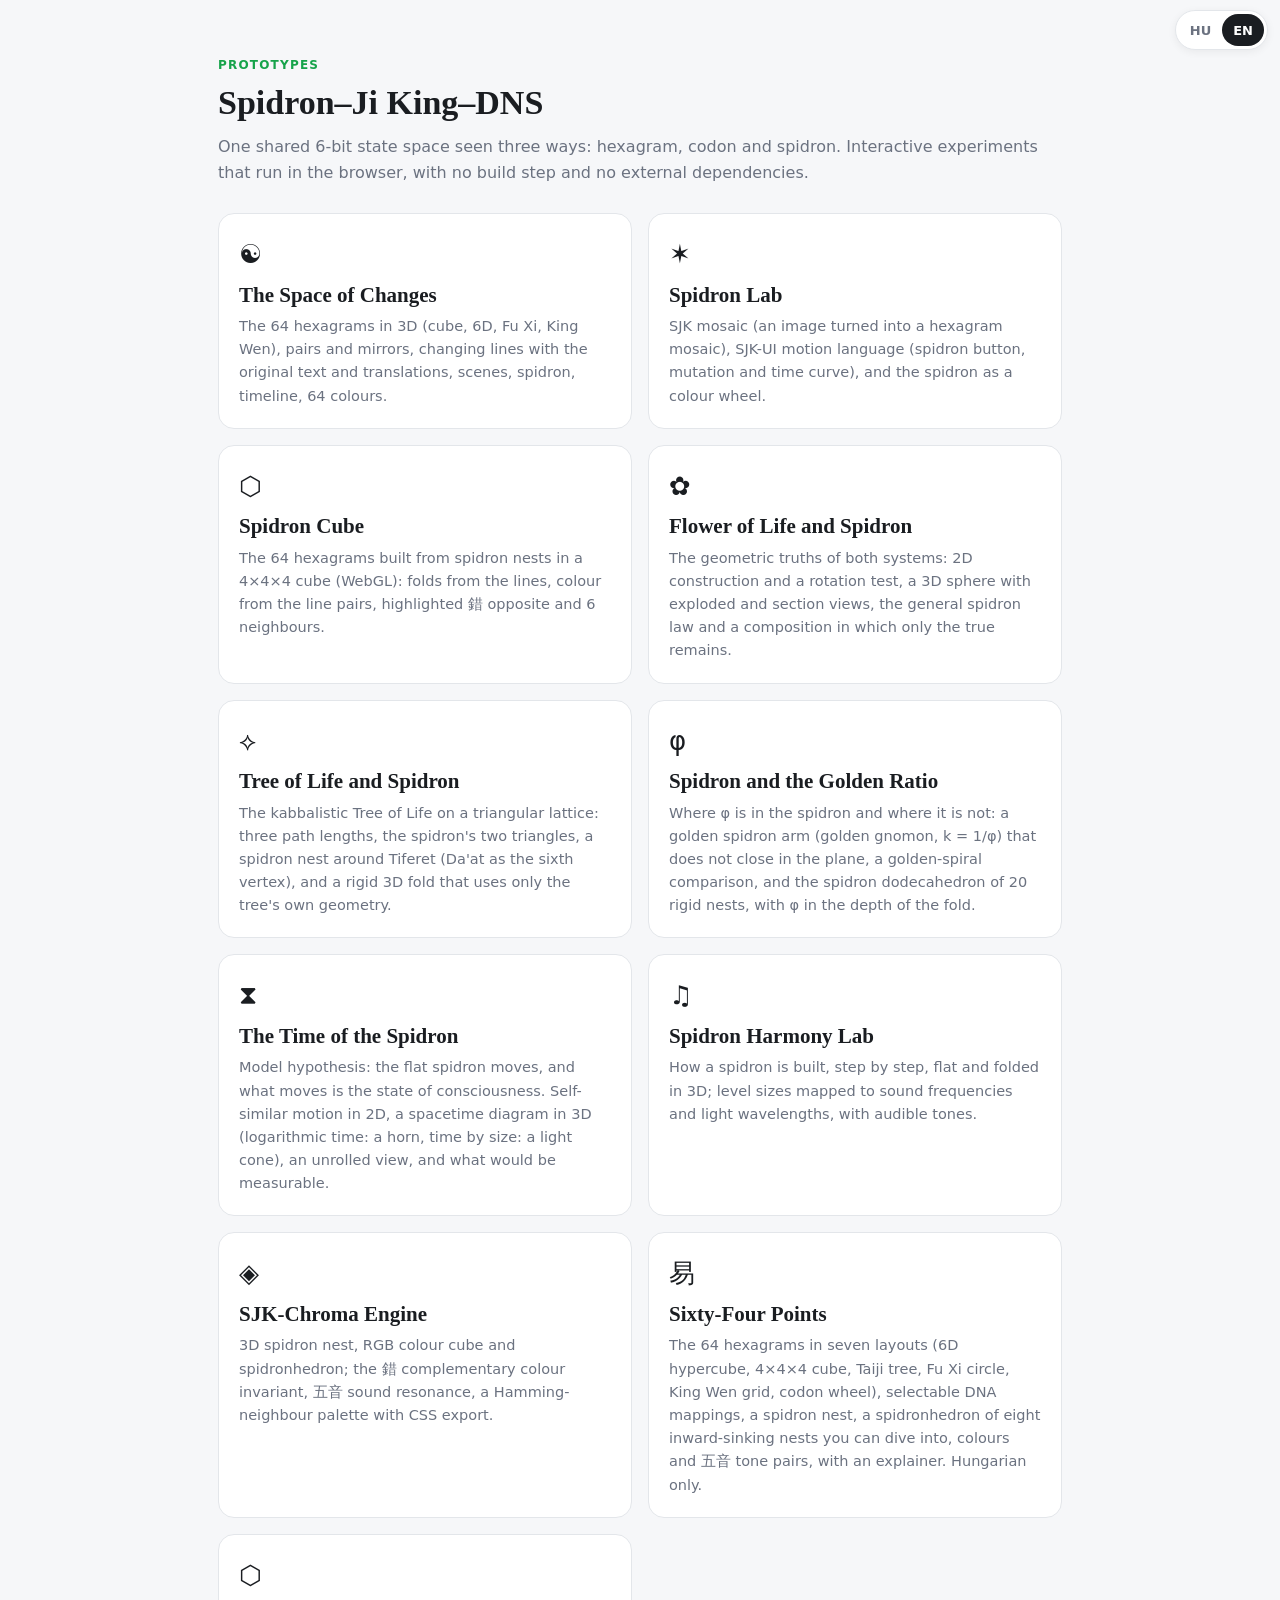
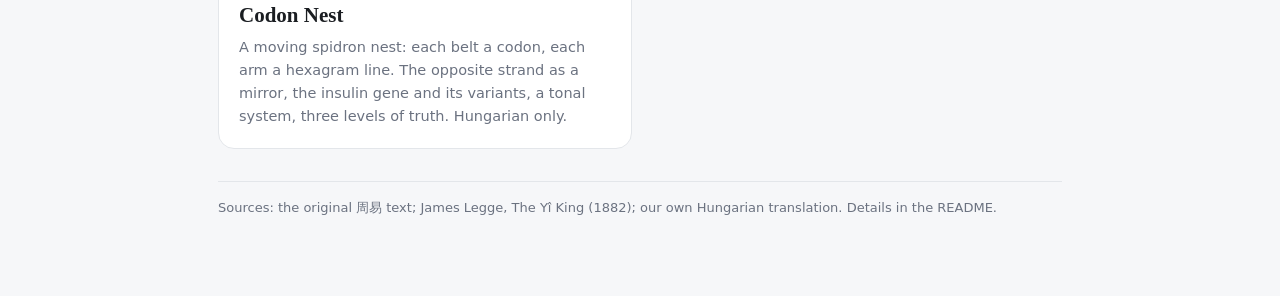
<file: index.html>
<!doctype html>
<html lang="hu">
<head>
<meta charset="utf-8">
<meta name="viewport" content="width=device-width,initial-scale=1">
<title>Spidron–Ji King–DNS</title>
<meta name="description" content="A 64 hexagram tere, spidron-mozaik, mozgásnyelv és színek. / The space of the 64 hexagrams, spidron mosaics, motion language and colour.">
<meta property="og:type" content="website">
<meta property="og:title" content="Spidron–Ji King–DNS">
<meta property="og:description" content="Interaktív prototípusok: a 64 hexagram tere, SJK-mozaik, SJK-UI, színek. / Interactive prototypes: the 64-hexagram space, SJK mosaic, SJK-UI, colour.">
<meta property="og:url" content="https://madcsaba.github.io/spidron/">
<script>
(function(){var l;try{l=localStorage.getItem("sjk-lang")}catch(e){}
if(l!=="hu"&&l!=="en")l=(navigator.language||"").toLowerCase().indexOf("hu")===0?"hu":"en";
document.documentElement.setAttribute("data-lang",l);document.documentElement.lang=l;})();
</script>
<style>
  :root{--bg:#f6f7f9;--panel:#fff;--line:#e3e6ea;--ink:#1a1d21;--dim:#6b7280;--acc:#2563eb;--green:#16a34a;
    --display:ui-sans-serif,system-ui,"Segoe UI",Helvetica,Arial;--serif:Georgia,'Times New Roman',serif}
  html[data-lang="hu"] .en{display:none}
  html[data-lang="en"] .hu{display:none}
  *{box-sizing:border-box}
  body{margin:0;background:var(--bg);color:var(--ink);font:16px/1.6 var(--display)}
  .wrap{max-width:880px;margin:0 auto;padding:56px 18px 64px}
  .kicker{font-size:12px;letter-spacing:.1em;text-transform:uppercase;color:var(--green);font-weight:700}
  h1{font:600 34px/1.2 var(--serif);margin:8px 0 10px}
  .lead{color:var(--dim);margin:0 0 28px}
  .cards{display:grid;grid-template-columns:repeat(2,minmax(0,1fr));gap:16px}
  @media (max-width:640px){.cards{grid-template-columns:minmax(0,1fr)}}
  a.card{display:block;background:var(--panel);border:1px solid var(--line);border-radius:16px;padding:20px;color:inherit;text-decoration:none}
  a.card:hover{border-color:#c5cad1}
  a.card:focus-visible{outline:2px solid var(--acc);outline-offset:2px}
  .card h2{font:600 21px/1.3 var(--serif);margin:6px 0 6px}
  .card p{margin:0;color:var(--dim);font-size:14.5px}
  .card .ic{font-size:26px}
  .foot{margin-top:32px;font-size:13px;color:var(--dim);border-top:1px solid var(--line);padding-top:16px}
</style>
</head>
<body>
<div class="wrap">
  <div class="kicker"><span class="hu">Prototípusok</span><span class="en">Prototypes</span></div>
  <h1>Spidron–Ji King–DNS</h1>
  <p class="lead"><span class="hu">Egy közös, 6 bites állapottér három nézetből: hexagram, kodon és spidron. Interaktív, böngészőben futó kísérletek, build lépés és külső függőség nélkül.</span><span class="en">One shared 6-bit state space seen three ways: hexagram, codon and spidron. Interactive experiments that run in the browser, with no build step and no external dependencies.</span></p>
  <div class="cards">
    <a class="card" href="iching.html"><span class="ic">☯</span><h2><span class="hu">A változások tere</span><span class="en">The Space of Changes</span></h2>
      <p><span class="hu">A 64 hexagram 3D-ben (kocka, 6D, Fu Hszi, Wen király), párok és tükörképek, változó vonalak az eredeti szöveggel és magyar fordítással, jelenet, spidron, idővonal, 64 szín.</span><span class="en">The 64 hexagrams in 3D (cube, 6D, Fu Xi, King Wen), pairs and mirrors, changing lines with the original text and translations, scenes, spidron, timeline, 64 colours.</span></p></a>
    <a class="card" href="spidron-lab.html"><span class="ic">✶</span><h2><span class="hu">Spidron-labor</span><span class="en">Spidron Lab</span></h2>
      <p><span class="hu">SJK-mozaik (képből hexagram-mozaik), SJK-UI mozgásnyelv (spidron-gomb, mutáció és időgörbe), és a spidron mint színkör.</span><span class="en">SJK mosaic (an image turned into a hexagram mosaic), SJK-UI motion language (spidron button, mutation and time curve), and the spidron as a colour wheel.</span></p></a>
    <a class="card" href="spidron-cube.html"><span class="ic">⬡</span><h2><span class="hu">Spidron-kocka</span><span class="en">Spidron Cube</span></h2>
      <p><span class="hu">A 64 hexagram spidron-fészkekből kirakva egy 4×4×4-es kockában (WebGL): hajtás a vonalakból, szín a vonalpárokból, kiemelt 錯 ellentét és 6 szomszéd.</span><span class="en">The 64 hexagrams built from spidron nests in a 4×4×4 cube (WebGL): folds from the lines, colour from the line pairs, highlighted 錯 opposite and 6 neighbours.</span></p></a>
    <a class="card" href="elet-viraga.html"><span class="ic">✿</span><h2><span class="hu">Élet virága és spidron</span><span class="en">Flower of Life and Spidron</span></h2>
      <p><span class="hu">A két rendszer geometriai igazságai: 2D szerkesztés és forgatási próba, 3D gömb robbantott és metszeti nézettel, az általános spidron-szabály és egy összeállítás, amelyben csak az igaz marad.</span><span class="en">The geometric truths of both systems: 2D construction and a rotation test, a 3D sphere with exploded and section views, the general spidron law and a composition in which only the true remains.</span></p></a>
    <a class="card" href="elet-faja.html"><span class="ic">⟡</span><h2><span class="hu">Élet fája és spidron</span><span class="en">Tree of Life and Spidron</span></h2>
      <p><span class="hu">A kabbalisztikus Élet fája háromszögrácson: három úthossz, a spidron két háromszöge, spidron-fészek Tiferet körül (Da'at a hatodik csúcs), és merev 3D hajtás, amely csak a fa saját geometriáját használja.</span><span class="en">The kabbalistic Tree of Life on a triangular lattice: three path lengths, the spidron's two triangles, a spidron nest around Tiferet (Da'at as the sixth vertex), and a rigid 3D fold that uses only the tree's own geometry.</span></p></a>
    <a class="card" href="aranymetszes.html"><span class="ic">φ</span><h2><span class="hu">Spidron és aranymetszés</span><span class="en">Spidron and the Golden Ratio</span></h2>
      <p><span class="hu">Hol van φ a spidronban, és hol nincs: arany spidron-kar (arany gnómon, k = 1/φ), amely síkban nem zárul, aranyspirál-összevetés, és a 20 merev fészekből álló spidron-dodekaéder, ahol φ a hajtás mélységében van.</span><span class="en">Where φ is in the spidron and where it is not: a golden spidron arm (golden gnomon, k = 1/φ) that does not close in the plane, a golden-spiral comparison, and the spidron dodecahedron of 20 rigid nests, with φ in the depth of the fold.</span></p></a>
    <a class="card" href="spidron-ido.html"><span class="ic">⧗</span><h2><span class="hu">A spidron ideje</span><span class="en">The Time of the Spidron</span></h2>
      <p><span class="hu">Modellhipotézis: a kiterített spidron mozog, és ami mozog, az a tudat állapota. Önhasonló mozgás 2D-ben, téridő-diagram 3D-ben (logaritmikus idő: kürt, méret szerinti idő: fénykúp), kitekert nézet, és hogy mi lenne mérhető.</span><span class="en">Model hypothesis: the flat spidron moves, and what moves is the state of consciousness. Self-similar motion in 2D, a spacetime diagram in 3D (logarithmic time: a horn, time by size: a light cone), an unrolled view, and what would be measurable.</span></p></a>
    <a class="card" href="harmonia.html"><span class="ic">♫</span><h2><span class="hu">Spidron Harmónia Labor</span><span class="en">Spidron Harmony Lab</span></h2>
      <p><span class="hu">A spidron felépítése lépésenként, síkban és 3D hajtogatásban; a szintek mérete hangfrekvenciára és fényhullámhosszra leképezve, hallható hangokkal.</span><span class="en">How a spidron is built, step by step, flat and folded in 3D; level sizes mapped to sound frequencies and light wavelengths, with audible tones.</span></p></a>
    <a class="card" href="chroma.html"><span class="ic">◈</span><h2>SJK-Chroma Engine</h2>
      <p><span class="hu">3D spidron-fészek, RGB-színkocka és spidronhedron; a 錯 komplementer színinvariáns, 五音 hangrezonancia, Hamming-szomszédsági paletta CSS-exporttal.</span><span class="en">3D spidron nest, RGB colour cube and spidronhedron; the 錯 complementary colour invariant, 五音 sound resonance, a Hamming-neighbour palette with CSS export.</span></p></a>
    <a class="card" href="hatvannegy-pont.html"><span class="ic">易</span><h2><span class="hu">Hatvannégy pont</span><span class="en">Sixty-Four Points</span></h2>
      <p><span class="hu">A 64 hexagram hét elrendezésben (6D hiperkocka, 4×4×4 kocka, Taiji-fa, Fu Xi kör, King Wen rács, kodon-kerék), választható DNS-leképezések, spidron-fészek, nyolc befelé süllyedő fészekből álló spidronhedron merüléssel, színek és 五音 hangpárok, ismertetővel. Csak magyarul.</span><span class="en">The 64 hexagrams in seven layouts (6D hypercube, 4×4×4 cube, Taiji tree, Fu Xi circle, King Wen grid, codon wheel), selectable DNA mappings, a spidron nest, a spidronhedron of eight inward-sinking nests you can dive into, colours and 五音 tone pairs, with an explainer. Hungarian only.</span></p></a>
    <a class="card" href="kodonfeszek/"><span class="ic">⬡</span><h2><span class="hu">Kodonfészek</span><span class="en">Codon Nest</span></h2>
      <p><span class="hu">Mozgó spidronfészek: minden öv egy kodon, minden kar egy hexagramvonal. Szemközti szál mint tükör, az inzulingén és változatai, hangrend, három igazságszint. Csak magyarul.</span><span class="en">A moving spidron nest: each belt a codon, each arm a hexagram line. The opposite strand as a mirror, the insulin gene and its variants, a tonal system, three levels of truth. Hungarian only.</span></p></a>
  </div>
  <p class="foot"><span class="hu">Források: 周易 eredeti szöveg; James Legge, The Yî King (1882); saját magyar fordítás. Részletek a README-ben.</span><span class="en">Sources: the original 周易 text; James Legge, The Yî King (1882); our own Hungarian translation. Details in the README.</span></p>
</div>
<div class="langsw" role="group" aria-label="Nyelv / Language"><button type="button" data-l="hu">HU</button><button type="button" data-l="en">EN</button></div>
<style>.langsw{position:fixed;top:10px;right:12px;z-index:50;display:flex;background:#fff;border:1px solid #e3e6ea;border-radius:999px;padding:3px;box-shadow:0 2px 8px rgba(0,0,0,.06)}
.langsw button{border:0;background:none;font:600 13px ui-sans-serif,system-ui,"Segoe UI",Helvetica,Arial;color:#6b7280;padding:5px 11px;border-radius:999px;cursor:pointer;min-height:32px}
.langsw button[aria-pressed="true"]{background:#1a1d21;color:#fff}
.langsw button:focus-visible{outline:2px solid #2563eb;outline-offset:2px}</style>
<script>(function(){var bs=document.querySelectorAll(".langsw button");function mark(l){bs.forEach(function(b){b.setAttribute("aria-pressed",String(b.dataset.l===l));});}
mark(document.documentElement.getAttribute("data-lang"));
bs.forEach(function(b){b.addEventListener("click",function(){var l=b.dataset.l;try{localStorage.setItem("sjk-lang",l)}catch(e){}
document.documentElement.setAttribute("data-lang",l);document.documentElement.lang=l;mark(l);window.dispatchEvent(new CustomEvent("sjk:lang",{detail:l}));});});})();</script>
<script data-goatcounter="https://kiazami.goatcounter.com/count" async src="https://gc.zgo.at/count.js"></script>
</body>
</html>
</file>
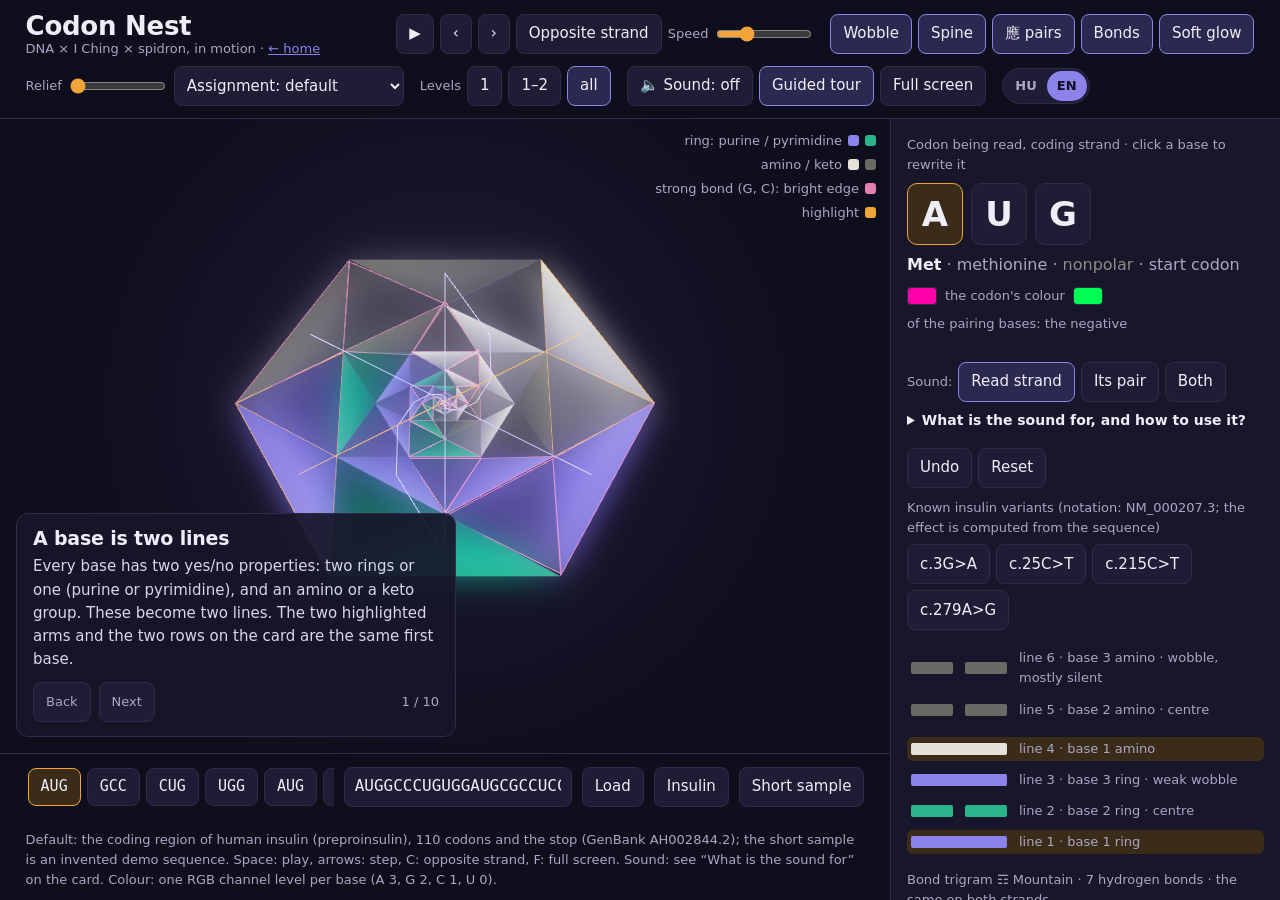
<file: kodonfeszek/index.html>
<!DOCTYPE html>
<html lang="hu">
<head>
<meta charset="utf-8">
<meta name="viewport" content="width=device-width, initial-scale=1">
<title>Kodonfészek / Codon Nest</title>
<script>
(function(){var l;try{l=localStorage.getItem("sjk-lang")}catch(e){}
if(l!=="hu"&&l!=="en")l=(navigator.language||"").toLowerCase().indexOf("hu")===0?"hu":"en";
document.documentElement.setAttribute("data-lang",l);document.documentElement.lang=l;})();
</script>
<style>
/* VOICE everyday learning explorer, calm and exact
   IDEA a light table in a dark lab: the specimen glows, the index card beside it explains
   PICTURE the moving spidron nest, each belt a codon, each arm a hexagram line
   COLOUR fixed night ground #0f0e1c; purine violet, pyrimidine teal, amino light/dim grey; amber marks selection and wobble
   TYPE system sans throughout, heavier weights for names and figures
   LAYOUT laptop: stage left with story overlay, index card right, codon ribbon under the stage; phone: title, stage, card, ribbon, map */
:root{color-scheme:dark;--bg:#0f0e1c;--panel:#17162a;--panel2:#1f1d36;--line:#2e2c4a;--ink:#efeef8;--mute:#a9a7c4;--pur:#8b83ea;--tea:#2bb38a;--up1:#e4e2da;--up0:#6a6964;--amb:#f0a43a}
*{box-sizing:border-box;min-width:0}
html,body{height:100%;margin:0}
body{background:var(--bg);color:var(--ink);font:15px/1.55 system-ui,-apple-system,'Segoe UI',Roboto,sans-serif;overflow-x:clip}
h1,h2,h3{font-family:system-ui,-apple-system,'Segoe UI',Roboto,sans-serif;font-weight:700;margin:0;letter-spacing:-.01em;line-height:1.1}
button,select,input{font:inherit;color:var(--ink)}
button{background:var(--panel2);border:1px solid var(--line);border-radius:8px;min-height:40px;padding:0 12px;cursor:pointer;display:inline-flex;align-items:center;gap:6px}
button:hover{border-color:#4a4772}
button:focus-visible,input:focus-visible,.cell:focus-visible,.chip:focus-visible{outline:2px solid var(--amb);outline-offset:2px}
button[aria-pressed=true]{background:#2c2950;border-color:var(--pur)}
input[type=text]{background:var(--panel2);border:1px solid var(--line);border-radius:8px;min-height:40px;padding:0 10px;font-size:16px;font-family:ui-monospace,Menlo,monospace}
select{background:var(--panel2);border:1px solid var(--line);border-radius:8px;min-height:40px;padding:0 8px;font-size:15px;max-width:230px}
.strip{display:flex;height:14px;border-radius:3px;overflow:hidden;margin-top:4px}.strip span{flex:1}
input[type=range]{accent-color:var(--amb);width:96px}
a{color:var(--pur)}
.app{display:grid;height:100%;grid-template-columns:minmax(0,1fr) 390px;grid-template-rows:auto minmax(0,1fr) auto}
header{grid-column:1/-1;display:flex;flex-wrap:wrap;align-items:center;gap:10px 16px;padding:12px max(2vw,16px);border-bottom:1px solid var(--line)}
header h1{font-size:26px;margin-right:auto}
header h1 small{display:block;font:500 13px system-ui,sans-serif;color:var(--mute);letter-spacing:0}
.grp{display:flex;flex-wrap:wrap;gap:6px;align-items:center}
.lbl{font-size:13px;color:var(--mute)}
.stage{grid-column:1;grid-row:2;position:relative;background:radial-gradient(circle at 50% 45%,#1c1a36,#0f0e1c 70%);cursor:grab;touch-action:none}
.stage canvas{position:absolute;inset:0;width:100%;height:100%}
#glow{filter:blur(16px) saturate(1.5);opacity:.8;mix-blend-mode:screen;pointer-events:none}
.story{position:absolute;left:16px;bottom:16px;max-width:min(440px,calc(100% - 32px));background:rgba(23,22,42,.92);border:1px solid var(--line);border-radius:12px;padding:14px 16px}
.story h3{font-size:19px;margin-bottom:6px}
.story p{margin:0 0 10px;color:#d8d6ec}
.story .nav{display:flex;gap:8px;align-items:center}
.story .nav span{margin-left:auto;font-size:13px;color:var(--mute)}
.legend{position:absolute;right:14px;top:12px;display:grid;gap:4px;font-size:13px;color:var(--mute);text-align:right}
.legend i{display:inline-block;width:11px;height:11px;border-radius:3px;margin-left:6px;vertical-align:-1px}
aside{grid-row:2/4;grid-column:2;border-left:1px solid var(--line);overflow:auto;padding:16px;display:grid;gap:16px;align-content:start;background:var(--panel)}
.bases{display:flex;gap:8px}
.base{font:700 34px system-ui,sans-serif;width:56px;height:62px;justify-content:center;border-radius:10px;padding:0}
.base.hi{border-color:var(--amb);background:#3a2c18}
.aa{font-size:16px;color:var(--mute)}
.aa b{color:var(--ink);font-weight:600}
.hex{display:flex;flex-direction:column-reverse;gap:7px}
.row{display:grid;grid-template-columns:96px minmax(0,1fr);gap:12px;align-items:center;border-radius:6px;padding:2px 4px}
.row.hi{background:#3a2c18}
.row.gap{margin-top:8px}
.bar{display:flex;gap:12px;height:12px}.bar span{flex:1;border-radius:2px}
.row em{font-style:normal;font-size:13px;color:var(--mute)}
.hname{font-size:24px}
.hname small{display:block;font:400 15px system-ui,sans-serif;color:var(--mute);margin-top:4px}
.tiers{display:grid;gap:8px;margin:0;padding:0;list-style:none}
.tiers li{background:var(--panel2);border-radius:8px;padding:8px 10px;font-size:14px}
.tag{display:inline-block;font-size:12px;font-weight:600;padding:1px 7px;border-radius:5px;margin-right:6px}
.t1{background:#173d2e;color:#7ee0b2}.t2{background:#1d2f52;color:#9cc2ff}.t3{background:#45330f;color:#f6c76e}
.sw{display:flex;align-items:center;gap:8px;font-size:13px;color:var(--mute);margin-top:8px;flex-wrap:wrap}
.sw span{width:30px;height:18px;border-radius:4px;border:1px solid var(--line);flex:none}
.report{font-size:14px;color:#f6c76e;min-height:22px}
.map{display:grid;grid-template-columns:22px repeat(8,minmax(0,1fr));gap:3px}
.map .h{font-size:13px;color:var(--mute);text-align:center;line-height:28px}
.cell{border:0;min-height:30px;padding:0;border-radius:5px;font:500 13px ui-monospace,Menlo,monospace;color:var(--ink);justify-content:center}
.cell.cur{outline:2px solid var(--amb);outline-offset:0}
.cell.dim{opacity:.25}
.ribbon{grid-column:1;grid-row:3;display:flex;gap:10px;align-items:center;padding:10px max(2vw,16px);border-top:1px solid var(--line);flex-wrap:wrap}
.chips{display:flex;gap:6px;overflow-x:auto;flex:1 1 300px;padding:4px 2px}
.chip{flex:none;min-height:38px;font-family:ui-monospace,Menlo,monospace;font-size:15px}
.chip.cur{border-color:var(--amb);background:#3a2c18}
.help{font-size:14px;color:#d8d6ec}.help summary{cursor:pointer;font-weight:600;color:var(--ink);min-height:32px}.help p,.help ul,.help ol{margin:6px 0}.help li{margin:3px 0}
.err{font-size:13px;color:#ff8f8f;width:100%}
.note{font-size:13px;color:var(--mute)}
html[data-lang="hu"] .en{display:none}html[data-lang="en"] .hu{display:none}
.langsw{display:flex;border:1px solid var(--line);border-radius:999px;padding:2px;background:var(--panel2)}
.langsw button{border:0;min-height:30px;border-radius:999px;padding:0 10px;font-weight:600;font-size:13px;background:none;color:var(--mute)}
.langsw button[aria-pressed=true]{background:var(--pur);color:#0f0e1c}
@media(max-width:1000px){html,body{height:auto}.app{display:block}.stage{height:86svh;min-height:560px}.stage canvas{height:58%}.story{left:8px;right:8px;bottom:8px;max-width:none;max-height:40%;overflow:auto}aside{border-left:0;border-top:1px solid var(--line)}header h1{font-size:22px}}
@media(max-width:600px){.legend{display:none}.base{width:48px;height:54px;font-size:28px}.story{left:8px;bottom:8px}}
</style>
</head>
<body>
<div class="app">
<header>
<h1><span class="hu">Kodonfészek</span><span class="en">Codon Nest</span><small><span class="hu">DNS × I Ching × spidron, mozgásban</span><span class="en">DNA × I Ching × spidron, in motion</span> · <a href="../index.html"><span class="hu">← nyitóoldal</span><span class="en">← home</span></a></small></h1>
<div class="grp">
<button id="bPlay" aria-label="Szünet">❚❚</button>
<button id="bPrev" data-aria-hu="Előző kodon" data-aria-en="Previous codon" aria-label="Előző kodon">‹</button>
<button id="bNext" data-aria-hu="Következő kodon" data-aria-en="Next codon" aria-label="Következő kodon">›</button>
<button id="bFlip"><span class="hu">Szemközti szál</span><span class="en">Opposite strand</span></button>
<label class="lbl" for="spd"><span class="hu">Sebesség</span><span class="en">Speed</span></label><input type="range" id="spd" min="0.2" max="2" step="0.1" value="0.7">
</div>
<div class="grp">
<button id="lWob" aria-pressed="true"><span class="hu">Remegés</span><span class="en">Wobble</span></button>
<button id="lSpine" aria-pressed="true"><span class="hu">Gerinc</span><span class="en">Spine</span></button>
<button id="lPairs" aria-pressed="false"><span class="hu">應-párok</span><span class="en">應 pairs</span></button>
<button id="lBond" aria-pressed="true"><span class="hu">Kötés</span><span class="en">Bonds</span></button>
<button id="lSoft" aria-pressed="true"><span class="hu">Lágy fény</span><span class="en">Soft glow</span></button>
</div>
<div class="grp">
<label class="lbl" for="rel"><span class="hu">Dombormű</span><span class="en">Relief</span></label><input type="range" id="rel" min="0" max="0.22" step="0.01" value="0">
<select id="mapSel" aria-label="Kiosztás / Assignment">
<option value="r00" data-hu="Kiosztás: alap" data-en="Assignment: default">Kiosztás: alap</option><option value="r01" data-hu="amino-polaritás fordítva" data-en="amino polarity reversed">amino-polaritás fordítva</option><option value="r10" data-hu="gyűrű-polaritás fordítva" data-en="ring polarity reversed">gyűrű-polaritás fordítva</option><option value="r11" data-hu="mindkét polaritás fordítva" data-en="both polarities reversed">mindkét polaritás fordítva</option>
<option value="a00" data-hu="trigramok felcserélve" data-en="trigrams swapped">trigramok felcserélve</option><option value="a01" data-hu="cserélve, amino fordítva" data-en="swapped, amino reversed">cserélve, amino fordítva</option><option value="a10" data-hu="cserélve, gyűrű fordítva" data-en="swapped, ring reversed">cserélve, gyűrű fordítva</option><option value="a11" data-hu="cserélve, mindkettő fordítva" data-en="swapped, both reversed">cserélve, mindkettő fordítva</option>
</select>
</div>
<div class="grp">
<span class="lbl"><span class="hu">Szintek</span><span class="en">Levels</span></span>
<button class="tier" data-t="1" aria-pressed="false">1</button>
<button class="tier" data-t="2" aria-pressed="false">1–2</button>
<button class="tier" data-t="3" aria-pressed="true"><span class="hu">mind</span><span class="en">all</span></button>
</div>
<div class="grp">
<button id="bSnd" aria-pressed="false">🔈 Hang: ki</button>
<button id="bStory" aria-pressed="true"><span class="hu">Vezetett út</span><span class="en">Guided tour</span></button>
<button id="bFull"><span class="hu">Teljes képernyő</span><span class="en">Full screen</span></button>
</div>
<div class="langsw" role="group" aria-label="Nyelv / Language"><button type="button" data-l="hu">HU</button><button type="button" data-l="en">EN</button></div>
</header>

<div class="stage" id="stage">
<div class="legend">
<span><span class="hu">gyűrű: purin / pirimidin</span><span class="en">ring: purine / pyrimidine</span><i style="background:var(--pur)"></i><i style="background:var(--tea)"></i></span>
<span>amino / keto<i style="background:var(--up1)"></i><i style="background:var(--up0)"></i></span>
<span><span class="hu">erős kötés (G, C): fényes él</span><span class="en">strong bond (G, C): bright edge</span><i style="background:#e57fb0"></i></span>
<span><span class="hu">kiemelés</span><span class="en">highlight</span><i style="background:var(--amb)"></i></span>
</div>
<div class="story" id="story">
<h3 id="sT"></h3>
<p id="sX"></p>
<div class="nav"><button id="sPrev"><span class="hu">Vissza</span><span class="en">Back</span></button><button id="sNext"><span class="hu">Tovább</span><span class="en">Next</span></button><span id="sN"></span></div>
</div>
</div>

<div class="ribbon">
<div class="chips" id="chips" aria-label="Kodonok / Codons"></div>
<input type="text" id="seq" value="[base64]" aria-label="Szekvencia / Sequence" style="flex:1 1 220px">
<button id="bLoad"><span class="hu">Betöltés</span><span class="en">Load</span></button>
<button id="pIns"><span class="hu">Inzulin</span><span class="en">Insulin</span></button>
<button id="pDemo"><span class="hu">Rövid minta</span><span class="en">Short sample</span></button>
<div class="err" id="err"></div>
<div class="note"><span class="hu">Alapértelmezés: az emberi inzulin (preproinzulin) kódoló szakasza, 110 kodon és a stop (GenBank AH002844.2); a rövid minta kitalált bemutatósor. Szóköz: lejátszás, nyilak: léptetés, C: szemközti szál, F: teljes képernyő. Hang: a kártyán a „Mire jó a hang” részben. Szín: bázisonként egy RGB-csatorna (A 3, G 2, C 1, U 0).</span><span class="en">Default: the coding region of human insulin (preproinsulin), 110 codons and the stop (GenBank AH002844.2); the short sample is an invented demo sequence. Space: play, arrows: step, C: opposite strand, F: full screen. Sound: see “What is the sound for” on the card. Colour: one RGB channel level per base (A 3, G 2, C 1, U 0).</span></div>
</div>

<aside>
<div>
<div class="lbl" id="strand">Olvasott kodon, kódoló szál · kattints egy bázisra az átíráshoz</div>
<div class="bases" id="bases" style="margin-top:8px"></div>
<div class="aa" id="aa" style="margin-top:8px"></div>
<div class="sw" id="sw"></div>
<div class="report" id="report"></div>
<div class="grp" style="margin-top:6px"><span class="lbl"><span class="hu">Hang:</span><span class="en">Sound:</span></span><button class="smode" data-m="read" aria-pressed="true"><span class="hu">Olvasott szál</span><span class="en">Read strand</span></button><button class="smode" data-m="pair" aria-pressed="false"><span class="hu">Párja</span><span class="en">Its pair</span></button><button class="smode" data-m="both" aria-pressed="false"><span class="hu">Mindkettő</span><span class="en">Both</span></button></div>
<details class="help hu" style="margin-top:8px"><summary>Mire jó a hang, és hogyan használd?</summary>
<p>A hang a kodon szerkezetét teszi hallhatóvá, hogy a kép nélkül, fül alapján is követni tudd. Jelölés, nem fizikai kapcsolat: a DNS-re nem hat, és nem gyógyít.</p>
<p><b>Indítás:</b> kapcsold be a fejlécben a Hang gombot, majd lépkedj a nyilakkal vagy a ‹ › gombokkal. Minden lépésnél megszólal a kodon három hangja. Végig halkan szól egy mély D: ez a tükörtengely.</p>
<ul>
<li><b>A tengely fölött vagy alatt:</b> purin (A, G) vagy pirimidin (C, U).</li>
<li><b>Közel vagy messze a tengelytől:</b> erős (G, C, három kötés) vagy gyenge (A, U, két kötés) bázis.</li>
<li><b>Két hosszú, egy rövid hang:</b> az első két bázis cseréje szinte mindig más aminosavat ad (96 és 100%), a harmadiké ritkán (31%).</li>
<li><b>Remegő harmadik hang:</b> a lazább, wobble-párosodás helye (a Remegés gombbal kapcsolható).</li>
<li><b>Ha a középső hang a legmélyebb (G, vagyis U):</b> az aminosav mindig víztaszító, 16 kodonból 16-szor.</li>
</ul>
<p><b>Három kísérlet:</b></p>
<ol>
<li><b>Mindkettő:</b> a két szál egyszerre szól, balra és jobbra. Szűk hangköz (nagy terc) erős párt, tág hangköz (nagy nóna) gyenge párt jelez. Ez a három hangköz a kötés-trigram, és a két szálon azonos.</li>
<li><b>Mutáció:</b> kattints a harmadik bázisra. Ha a hang a tengely ugyanazon oldalán marad (U↔C vagy A↔G), az aminosav szinte mindig ugyanaz marad (64 kodonból 60-nál). Ha átugrik a másik oldalra (U↔G vagy C↔A), nagyjából minden második esetben megváltozik (64-ből 30-nál).</li>
<li><b>Szemközti szál:</b> a gomb megnyomása után a dallam rák-tükörben szól: tükrözve és visszafelé, ahogy a másik szál a saját irányában olvasódik.</li>
</ol>
<p>Lejátszás közben a háttérben √3 arányú Shepard-hang szól: a fészek nagyításának hangja, amely mindig emelkedik, mégis önmagába tér vissza.</p>
<p class="note">A ±2 és ±7 félhangos távolság választás; a szerkezet más szimmetrikus hangközökkel is ugyanígy működne.</p>
</details>
<details class="help en" style="margin-top:8px"><summary>What is the sound for, and how to use it?</summary>
<p>The sound makes the structure of the codon audible, so you can follow it by ear, without the picture. It is notation, not a physical link: it does not act on DNA and it does not heal.</p>
<p><b>Start:</b> switch on the Sound button in the header, then step with the arrow keys or the ‹ › buttons. At each step the codon's three notes sound. A low D sounds softly throughout: that is the mirror axis.</p>
<ul>
<li><b>Above or below the axis:</b> purine (A, G) or pyrimidine (C, U).</li>
<li><b>Near to or far from the axis:</b> a strong (G, C, three bonds) or weak (A, U, two bonds) base.</li>
<li><b>Two long notes, one short:</b> changing one of the first two bases almost always gives another amino acid (96 and 100%), changing the third rarely does (31%).</li>
<li><b>A trembling third note:</b> the place of the looser wobble pairing (switch it with the Wobble button).</li>
<li><b>If the middle note is the lowest (the note G, i.e. base U):</b> the amino acid is always hydrophobic, 16 codons out of 16.</li>
</ul>
<p><b>Three experiments:</b></p>
<ol>
<li><b>Both:</b> the two strands sound together, left and right. A narrow interval (major third) marks a strong pair, a wide one (major ninth) a weak pair. These three intervals are the bond trigram, the same on both strands.</li>
<li><b>Mutation:</b> click the third base. If the note stays on the same side of the axis (U↔C or A↔G), the amino acid almost always stays the same (60 of 64 codons). If it jumps to the other side (U↔G or C↔A), it changes about every second time (30 of 64).</li>
<li><b>Opposite strand:</b> after pressing the button the melody plays as a crab mirror: mirrored and backwards, as the other strand is read in its own direction.</li>
</ol>
<p>During playback a √3-ratio Shepard tone sounds in the background: the sound of the nest's zoom, always rising yet returning to itself.</p>
<p class="note">The ±2 and ±7 semitone distances are a choice; the structure would work the same with other symmetric intervals.</p>
</details>
<div class="grp" style="margin-top:6px"><button id="bUndo"><span class="hu">Visszavonás</span><span class="en">Undo</span></button><button id="bReset"><span class="hu">Alaphelyzet</span><span class="en">Reset</span></button></div>
<div class="lbl" style="margin-top:10px"><span class="hu">Ismert inzulinváltozatok (jelölés: NM_000207.3; a hatást a szekvenciából számolja)</span><span class="en">Known insulin variants (notation: NM_000207.3; the effect is computed from the sequence)</span></div>
<div class="grp" id="vars" style="margin-top:6px"></div>
</div>
<div class="hex" id="hex"></div>
<div id="bond"></div>
<div><h2 class="hname" id="hname"></h2></div>
<ul class="tiers" id="tiers"></ul>
<div>
<div class="lbl" style="margin-bottom:6px"><span class="hu">A 64 kodon: oszlop az alsó, sor a felső trigram (Fu Xi-sorrend). Kattintásra beírja a kodont.</span><span class="en">The 64 codons: column = lower, row = upper trigram (Fu Xi order). Click to enter that codon.</span></div>
<div class="map" id="map"></div>
<div class="note" id="mapInfo" style="margin-top:6px">&nbsp;</div>
</div>
<div>
<div class="lbl"><span class="hu">Összehasonlítás egy második szekvenciával, kodononként</span><span class="en">Compare with a second sequence, codon by codon</span></div>
<input type="text" id="seqB" aria-label="Második szekvencia / Second sequence" style="width:100%;margin-top:6px" placeholder="AUGGCU...">
<div class="grp" style="margin-top:6px"><button id="bSyn"><span class="hu">Szinonim átirat készítése</span><span class="en">Make a synonymous rewrite</span></button><button id="bCmp"><span class="hu">Összehasonlítás</span><span class="en">Compare</span></button></div>
<div class="err" id="errB"></div>
<div id="cmp" class="note"></div>
</div>
<div class="note"><span class="hu">Minden név és szint a <a href="data/">data mappa</a> CSV-tábláiból való (leírás: <a href="README.md">README</a>). Spidron: Erdély Dániel geometriája.</span><span class="en">All names and levels come from the CSV tables in the <a href="data/">data folder</a> (description: <a href="README.md">README</a>, in Hungarian). Spidron: the geometry of Dániel Erdély.</span></div>
</aside>
</div>

<script src="../vendor/three.min.js"></script>
<script>
{
const ORD=[7,4,2,1,0,3,5,6],FX=[7,6,5,4,3,2,1,0];
const KW=[[1,25,6,33,12,44,13,10],[34,51,40,62,16,32,55,54],[5,3,29,39,8,48,63,60],[26,27,4,52,23,18,22,41],[11,24,7,15,2,46,36,19],[9,42,59,53,20,57,37,61],[14,21,64,56,35,50,30,38],[43,17,47,31,45,28,49,58]];
const NM=['Qian','Kun','Zhun','Meng','Xu','Song','Shi','Bi','Xiao Chu','Lü','Tai','Pi','Tong Ren','Da You','Qian','Yu','Sui','Gu','Lin','Guan','Shi He','Bi','Bo','Fu','Wu Wang','Da Chu','Yi','Da Guo','Kan','Li','Xian','Heng','Dun','Da Zhuang','Jin','Ming Yi','Jia Ren','Kui','Jian','Xie','Sun','Yi','Guai','Gou','Cui','Sheng','Kun','Jing','Ge','Ding','Zhen','Gen','Jian','Gui Mei','Feng','Lü','Xun','Dui','Huan','Jie','Zhong Fu','Xiao Guo','Ji Ji','Wei Ji'];
const HU=['A teremtő','A befogadó','Kezdeti nehézség','Ifjúi balgaság','Várakozás','Viszály','A sereg','Összetartás','A kicsi szelídítő ereje','Fellépés','Béke','Pangás','Közösség az emberekkel','Nagy birtoklás','Szerénység','Lelkesedés','Követés','A megromlott helyrehozása','Közeledés','Szemlélődés','Átharapás','Kecsesség','Szétesés','Visszatérés','Ártatlanság','A nagy szelídítő ereje','Táplálás','A nagy túlsúlya','A mélység','A tapadó','Hatás','Tartósság','Visszavonulás','A nagy ereje','Haladás','A fény elsötétülése','A család','Ellentét','Akadály','Felszabadulás','Csökkenés','Gyarapodás','Áttörés','Találkozás','Gyülekezés','Felemelkedés','Szorongattatás','A kút','Forradalom','Az üst','A felrázó','A nyugalom','Fokozatos fejlődés','A férjhez menő leány','Bőség','A vándor','A szelíd','A derűs','Szétoszlás','Korlátozás','Belső igazság','A kicsi túlsúlya','Beteljesülés után','Beteljesülés előtt'];
const ZH=["乾", "坤", "屯", "蒙", "需", "訟", "師", "比", "小畜", "履", "泰", "否", "同人", "大有", "謙", "豫", "隨", "蠱", "臨", "觀", "噬嗑", "賁", "剝", "復", "無妄", "大畜", "頤", "大過", "坎", "離", "咸", "恆", "遯", "大壯", "晉", "明夷", "家人", "睽", "蹇", "解", "損", "益", "夬", "姤", "萃", "升", "困", "井", "革", "鼎", "震", "艮", "漸", "歸妹", "豐", "旅", "巽", "兌", "渙", "節", "中孚", "小過", "既濟", "未濟"];
const GL=["teremtő erő, kitartó cselekvés", "befogadás, odaadó követés", "nehéz kezdet, csírázás", "tapasztalatlanság, tanulás", "türelmes várakozás", "vita, peres ügy", "fegyelem, szervezett sokaság", "összefogás, szövetség", "a kis erő visszatart, finom fékezés", "óvatos lépés, helyes viselkedés", "béke, ég és föld összhangja", "megrekedés, elzáródás", "közösség, egyetértés", "bőséges birtoklás", "szerénység", "lelkesedés, készenlét", "követés, alkalmazkodás", "a megromlott helyrehozása", "közeledés, felügyelet", "szemlélődés, rálátás", "átharapás, az akadály eltávolítása", "díszítés, kecsesség", "lehámlás, szétesés", "visszatérés, fordulópont", "ártatlanság, a váratlan", "a nagy erő felhalmozása", "táplálás, gondoskodás", "túlterhelés, a nagy túlsúlya", "mélység, ismétlődő veszély", "tapadó fény, világosság", "kölcsönös hatás, vonzás", "tartósság, állandóság", "visszavonulás", "a nagy ereje", "haladás, felkelő nap", "a fény elsötétülése", "család, háznép", "ellentét, eltávolodás", "akadály, nehéz út", "feloldás, megkönnyebbülés", "csökkenés, lemondás", "gyarapodás", "áttörés, határozott döntés", "váratlan találkozás", "gyülekezés", "felemelkedés", "szorongatottság, kimerülés", "kút, közös forrás", "gyökeres változás", "üst, átalakítás és táplálás", "megrázkódtatás, mennydörgés", "nyugalom, megállás", "fokozatos fejlődés", "a férjhez menő leány, alárendelt helyzet", "bőség, tetőpont", "vándor, úton lét", "szelíd behatolás, szél", "derű, öröm", "szétoszlás, feloldódás", "korlátozás, mérték", "belső igazság, bizalom", "a kicsi túlsúlya, apró lépések", "beteljesülés után, rend", "beteljesülés előtt, átmenet"];
const L=()=>document.documentElement.getAttribute('data-lang')==='en'?'en':'hu',T=(hu,en)=>L()==='en'?en:hu;
const HU_EN=["Creative", "Receptive", "Difficulty at the Beginning", "Youthful Folly", "Waiting", "Conflict", "The Army", "Holding Together", "Small Taming", "Treading", "Peace", "Standstill", "Fellowship", "Great Possession", "Modesty", "Enthusiasm", "Following", "Repairing the Spoiled", "Approach", "Contemplation", "Biting Through", "Grace", "Splitting Apart", "Return", "Innocence", "Great Taming", "Nourishment", "Great Exceeding", "The Abysmal", "The Clinging", "Influence", "Duration", "Retreat", "Great Power", "Progress", "Darkening of the Light", "The Family", "Opposition", "Obstruction", "Deliverance", "Decrease", "Increase", "Breakthrough", "Coming to Meet", "Gathering", "Pushing Upward", "Oppression", "The Well", "Revolution", "The Cauldron", "The Arousing", "Keeping Still", "Gradual Development", "The Marrying Maiden", "Abundance", "The Wanderer", "The Gentle", "The Joyous", "Dispersion", "Limitation", "Inner Truth", "Small Exceeding", "After Completion", "Before Completion"];
const GL_EN=["creative force, persistent action", "receptivity, devoted following", "difficult beginning, sprouting", "inexperience, learning", "patient waiting", "dispute, lawsuit", "discipline, an organised multitude", "union, alliance", "the small restrains, gentle braking", "careful step, right conduct", "peace, harmony of heaven and earth", "stagnation, closing off", "fellowship, agreement", "abundant possession", "modesty", "enthusiasm, readiness", "following, adapting", "repairing what has been spoiled", "approach, oversight", "contemplation, overview", "biting through, removing the obstacle", "adornment, grace", "peeling off, falling apart", "return, turning point", "innocence, the unexpected", "accumulating great strength", "nourishment, care", "overload, preponderance of the great", "the abyss, repeated danger", "clinging light, clarity", "mutual influence, attraction", "duration, constancy", "retreat", "the power of the great", "progress, the rising sun", "darkening of the light", "family, household", "opposition, estrangement", "obstruction, a hard road", "release, relief", "decrease, renunciation", "increase", "breakthrough, firm decision", "unexpected meeting", "gathering", "pushing upward", "oppression, exhaustion", "the well, a shared source", "radical change", "the cauldron, transformation and nourishment", "shock, thunder", "stillness, stopping", "gradual development", "the marrying maiden, a subordinate position", "abundance, zenith", "the wanderer, being on the road", "gentle penetration, wind", "joy, cheerfulness", "dispersion, dissolving", "limitation, measure", "inner truth, trust", "small preponderance, small steps", "after completion, order", "before completion, transition"];
const TRI={7:['☰','Ég','Heaven'],6:['☱','Tó','Lake'],5:['☲','Tűz','Fire'],4:['☳','Mennydörgés','Thunder'],3:['☴','Szél','Wind'],2:['☵','Víz','Water'],1:['☶','Hegy','Mountain'],0:['☷','Föld','Earth']};
const TN=k=>T(TRI[k][1],TRI[k][2]),HN=n=>T(HU[n-1],HU_EN[n-1]),GLN=n=>T(GL[n-1],GL_EN[n-1]);
const AAS='FFLLSSSSYY**CC*WLLLLPPPPHHQQRRRRIIIMTTTTNNKKSSRRVVVVAAAADDEEGGGG';
const A3={F:['Phe','fenilalanin','phenylalanine'],L:['Leu','leucin','leucine'],S:['Ser','szerin','serine'],Y:['Tyr','tirozin','tyrosine'],'*':['Stop','stopjel','stop signal'],C:['Cys','cisztein','cysteine'],W:['Trp','triptofán','tryptophan'],P:['Pro','prolin','proline'],H:['His','hisztidin','histidine'],Q:['Gln','glutamin','glutamine'],R:['Arg','arginin','arginine'],I:['Ile','izoleucin','isoleucine'],M:['Met','metionin','methionine'],T:['Thr','treonin','threonine'],N:['Asn','aszparagin','asparagine'],K:['Lys','lizin','lysine'],V:['Val','valin','valine'],A:['Ala','alanin','alanine'],D:['Asp','aszparaginsav','aspartic acid'],E:['Glu','glutaminsav','glutamic acid'],G:['Gly','glicin','glycine']};
const AN=a=>T(A3[a][1],A3[a][2]);
const GRP=a=>'AVLIPFMWG'.includes(a)?[T('apoláris','nonpolar'),'#8d8c86']:'STCYNQ'.includes(a)?[T('poláris','polar'),'#2bb38a']:'KRH'.includes(a)?[T('bázikus','basic'),'#4f9cf0']:'DE'.includes(a)?[T('savas','acidic'),'#f07a4f']:['stop','#ef5b5b'];
const POET={UUU:['Az elsőként megfejtett kodon (1961: poli-U → fenilalanin), és a csupa jin hexagram.','The first codon ever deciphered (1961: poly-U → phenylalanine), and the all-yin hexagram.'],AAA:['Csupa jang: A teremtő. A poli-A a korai kísérletekben lizint adott.','All yang: The Creative. Poly-A gave lysine in the early experiments.'],CCC:['12. Pangás: a prolin megtöri a fehérjék α-hélixét.','12. Standstill: proline breaks the α-helix of proteins.'],GGG:['11. Béke, a CCC (12. Pangás) teljes ellentéte.','11. Peace, the complete opposite of CCC (12. Standstill).']};
const CH={A:{r:1,a:1},G:{r:1,a:0},C:{r:0,a:1},U:{r:0,a:0}},MP={low:'r',pr:0,pa:0},upP=()=>MP.low==='r'?'a':'r',pol=p=>p==='r'?MP.pr:MP.pa,rb=b=>[CH[b][MP.low]^pol(MP.low),CH[b][upP()]^pol(upP())],lprop=j=>j<=3?MP.low:upP(),isDef=()=>MP.low==='r'&&!MP.pr&&!MP.pa,CP={A:'U',U:'A',G:'C',C:'G'},CYC={A:'G',G:'C',C:'U',U:'A'};
const aaL=c=>AAS['UCAG'.indexOf(c[0])*16+'UCAG'.indexOf(c[1])*4+'UCAG'.indexOf(c[2])];
const lines=c=>{const r=[...c].map(rb);return[r[0][0],r[1][0],r[2][0],r[0][1],r[1][1],r[2][1]]};
const tri=l=>[l[0]*4+l[1]*2+l[2],l[3]*4+l[4]*2+l[5]];
const hn=l=>{const[lo,up]=tri(l);return KW[ORD.indexOf(up)][ORD.indexOf(lo)]};
const rc=c=>[...c].reverse().map(b=>CP[b]).join('');
const mod=(a,b)=>((a%b)+b)%b;
const $=id=>document.getElementById(id);
const COLH=(j,b)=>{const p=lprop(j),v=b^pol(p);return p==='r'?(v?'#8b83ea':'#2bb38a'):(v?'#e4e2da':'#6a6964')};

let start='[base64]',cods=start.match(/.{3}/g),orig=cods.slice(),undo=[];
let phi=0,dir=1,comp=false,playing=!matchMedia('(prefers-reduced-motion: reduce)').matches,speed=0.7,flip=null,stepTo=null;
let wob=true,spineOn=true,pairsOn=false,hiBase=-1,relief=0,bondOn=true,sa=null,vel=0,wa=1,soft=true,tierMax=3,story=0,report='',lastStep=null,t=0;

const stage=$('stage');
const scene=new THREE.Scene();
const cam=new THREE.PerspectiveCamera(38,1,0.1,100);cam.position.set(0,-6.6,11.4);cam.lookAt(0,-.5,0);
const ren=new THREE.WebGLRenderer({antialias:true,alpha:true});ren.setPixelRatio(Math.min(2,devicePixelRatio));stage.prepend(ren.domElement);
const glow=document.createElement('canvas');glow.id='glow';ren.domElement.after(glow);const gx=glow.getContext('2d');
const ease=x=>x*x*(3-2*x),calm=matchMedia('(prefers-reduced-motion: reduce)').matches;
const root=new THREE.Group();scene.add(root);const flipG=new THREE.Group();root.add(flipG);const flowG=new THREE.Group();flipG.add(flowG);
const R0=3,s3=Math.sqrt(3),D=Math.PI/180,LK=[4,3,2,1,6,5],KOF={1:3,2:2,3:1,4:0,5:5,6:4};
const P=(n,k)=>{const r=R0/Math.pow(s3,n),a=(60-30*n-60*k)*D;return new THREE.Vector3(r*Math.cos(a),r*Math.sin(a),0)};
const eN=new THREE.LineBasicMaterial({color:0x6a67a0,transparent:true,opacity:.18}),eH=new THREE.LineBasicMaterial({color:0xf0a43a}),eS=new THREE.LineBasicMaterial({color:0xe57fb0});
const tris=[],isoAt={};
function addTri(v,n,k,iso){const geo=new THREE.BufferGeometry();
geo.setAttribute('position',new THREE.Float32BufferAttribute(9,3));
geo.setAttribute('color',new THREE.Float32BufferAttribute([1,1,1,.8,.8,.88,.5,.5,.64],3));
const m=new THREE.Mesh(geo,new THREE.MeshBasicMaterial({vertexColors:true,transparent:true,opacity:iso?.95:.42,side:THREE.DoubleSide,depthWrite:false}));
m.frustumCulled=false;const e=new THREE.LineLoop(geo,eN);e.frustumCulled=false;m.add(e);flowG.add(m);
const o={tc:new THREE.Color(),m,e,n,v,line:LK[k],base:iso?.95:.42,axis:new THREE.Vector3(1,0,0),g:new THREE.Vector3()};tris.push(o);if(iso)isoAt[n+'_'+LK[k]]=o}
for(let n=-1;n<=8;n++)for(let k=0;k<6;k++){addTri([[n,k],[n,k+1],[n+1,k]],n,k,true);addTri([[n,k+1],[n+1,k],[n+1,k+1]],n,k,false)}
function chainStep(R,a){const r=R/s3;if(Math.abs(a)<1e-9)return[0,Math.PI/6];const rho=Math.sqrt(R*R-4*a*a);
const F=x=>{const rp=Math.sqrt(r*r-4*x*x),d=Math.PI/6+Math.asin(Math.max(-1,Math.min(1,2*a*x/(rho*rp))));return[rho*rho+rp*rp-2*rho*rp*Math.cos(d)+(a-x)*(a-x)-r*r,d]};
let x0=-a/s3*.8,x1=-a/s3,f0=F(x0)[0],f1=F(x1)[0];for(let i=0;i<40&&Math.abs(f1)>1e-14&&f1!==f0;i++){const x2=x1-f1*(x1-x0)/(f1-f0);x0=x1;f0=f1;x1=x2;f1=F(x1)[0]}return[x1,F(x1)[1]]}
const LV=[];for(let j=0;j<=11;j++)LV.push({a:0,th:0,rho:0});
function shape(f){let R=R0*s3,a=0,th=0;if(relief>0){const c=chainStep(1,relief),mag=relief+(Math.abs(c[0])*s3-relief)*f;a=mag*Math.cos(Math.PI*f)*R;th=f*(c[1]-Math.PI/6)}
for(let j=0;j<=11;j++){const L=LV[j];L.a=a;L.th=th;L.rho=Math.sqrt(Math.max(R*R-4*a*a,0));if(j<11){const c=chainStep(R,a);a=c[0];th+=c[1]-Math.PI/6;R/=s3}}}
const vpos=(n,k,out)=>{const L=LV[n+1],ang=(60-30*n-60*k)*D-L.th;return out.set(L.rho*Math.cos(ang),L.rho*Math.sin(ang),(k%2?-1:1)*L.a)};
const tv=[new THREE.Vector3(),new THREE.Vector3(),new THREE.Vector3()];
function updGeo(f){shape(f);tris.forEach(o=>{o.g.set(0,0,0);for(let i=0;i<3;i++){vpos(o.v[i][0],o.v[i][1],tv[i]);o.g.add(tv[i])}o.g.multiplyScalar(1/3);const p=o.m.geometry.attributes.position;for(let i=0;i<3;i++)p.setXYZ(i,tv[i].x-o.g.x,tv[i].y-o.g.y,tv[i].z-o.g.z);p.needsUpdate=true;o.m.position.copy(o.g);o.axis.set(-o.g.y,o.g.x,0).normalize()})}
const mkLine=n=>{const g=new THREE.BufferGeometry();g.setAttribute('position',new THREE.Float32BufferAttribute(n*3,3));const l=new THREE.Line(g,new THREE.LineBasicMaterial({color:0xc9c4ff}));l.frustumCulled=false;flowG.add(l);return l};
const spine=mkLine(19),pairs=[1,2,3].map(()=>mkLine(2));
function updLines(){const p=spine.geometry.attributes.position;let i=0;for(let n=0;n<=8;n++){const g=isoAt[n+'_2'].g;p.setXYZ(i++,g.x,g.y,g.z+.03)}p.setXYZ(i++,0,0,.03);for(let n=8;n>=0;n--){const g=isoAt[n+'_5'].g;p.setXYZ(i++,g.x,g.y,g.z+.03)}p.needsUpdate=true;
pairs.forEach((l,j)=>{const a=isoAt['0_'+(j+1)].g,b=isoAt['0_'+(j+4)].g,q=l.geometry.attributes.position;q.setXYZ(0,a.x,a.y,a.z+.05);q.setXYZ(1,b.x,b.y,b.z+.05);q.needsUpdate=true})}
let AC=null,snd=false,master=null,shG=null,shO=[],drone=null,sndMode='read';const PV={A:7,G:2,C:-2,U:-7},AX=293.66;
function initAudio(){try{AC=new (window.AudioContext||window.webkitAudioContext)();master=AC.createGain();master.gain.value=.5;master.connect(AC.destination);
shG=AC.createGain();shG.gain.value=0;shG.connect(master);for(let i=0;i<8;i++){const o=AC.createOscillator(),g=AC.createGain();g.gain.value=0;o.connect(g);g.connect(shG);o.start();shO.push({o,g})}
const d=AC.createOscillator(),dg=AC.createGain();d.type='sine';d.frequency.value=AX/2;dg.gain.value=0;d.connect(dg);dg.connect(master);d.start();drone=dg}catch(e){AC=null}}
function voice(c,t0,pan){const w=AC.createPeriodicWave(new Float32Array([0,0,0,0]),new Float32Array([0,1,.35,.12])),out=AC.createStereoPanner?AC.createStereoPanner():AC.createGain();if(out.pan)out.pan.value=pan;out.connect(master);
const T=[[0,.4,.15],[.42,.4,.15],[.84,.2,.07]];
[...c].forEach((b,i)=>{const o=AC.createOscillator(),g=AC.createGain(),s=t0+T[i][0],d=T[i][1];o.setPeriodicWave(w);o.frequency.value=AX*Math.pow(2,PV[b]/12);
if(i===2&&wob){const lf=AC.createOscillator(),lg=AC.createGain();lf.frequency.value=6;lg.gain.value=o.frequency.value*.025;lf.connect(lg);lg.connect(o.frequency);lf.start(s);lf.stop(s+d+.1)}
g.gain.setValueAtTime(0,s);g.gain.linearRampToValueAtTime(T[i][2],s+.02);g.gain.setValueAtTime(T[i][2],s+d*.6);g.gain.exponentialRampToValueAtTime(.001,s+d+.08);o.connect(g);g.connect(out);o.start(s);o.stop(s+d+.1)})}
function playMotif(){if(!snd||!AC)return;try{const c=shown(),m=[...c].map(b=>CP[b]).join(''),t0=AC.currentTime+.03;
if(sndMode==='read')voice(c,t0,0);else if(sndMode==='pair')voice(m,t0,0);else{voice(c,t0,-.6);voice(m,t0,.6)}}catch(e){}}
function size(){const w=ren.domElement.clientWidth||stage.clientWidth,h=ren.domElement.clientHeight||stage.clientHeight;root.position.x=w>900?.9:0;ren.setSize(w,h,false);glow.width=Math.max(2,w>>2);glow.height=Math.max(2,h>>2);cam.aspect=w/h;cam.updateProjectionMatrix()}
new ResizeObserver(size).observe(stage);size();

const cur=()=>mod(Math.floor(phi+1e-6),cods.length);
const shown=()=>{const c=cods[cur()];return comp?rc(c):c};
function recolor(step,snap){tris.forEach(o=>{const c=cods[mod(step-o.n,cods.length)],b=lines(c)[o.line-1],v=comp?1-b:b;o.st='GC'.includes(c[(o.line-1)%3]);o.tc.set(COLH(o.line,v));if(snap)o.m.material.color.copy(o.tc)})}
function hiLines(){const s=new Set(hiBase<0?[]:[hiBase+1,hiBase+4]);return s}

function card(){const c=shown(),l=lines(c),[lo,up]=tri(l),n=hn(l),a=aaL(c),g=GRP(a),hs=hiLines();
$('strand').textContent=(comp?T('Olvasott kodon, szemközti szál a saját irányában','Codon being read, opposite strand in its own direction'):T('Olvasott kodon, kódoló szál','Codon being read, coding strand'))+T(' · kattints egy bázisra az átíráshoz',' · click a base to rewrite it');
$('bases').innerHTML=[...c].map((b,i)=>`<button class="base${hiBase===i?' hi':''}" data-i="${i}" aria-label="${T(`${i+1}. bázis: ${b}, átírás`,`base ${i+1}: ${b}, rewrite`)}">${b}</button>`).join('');
$('aa').innerHTML=`<b>${A3[a][0]}</b> · ${AN(a)} · <span style="color:${g[1]}">${g[0]}</span>${c==='AUG'&&!comp?T(' · startkodon',' · start codon'):''}`;
$('report').textContent=report;
const lv={A:3,G:2,C:1,U:0},rgb=[...c].map(b=>lv[b]*85);
$('sw').innerHTML=`<span style="background:rgb(${rgb})"></span>${T('a kodon színe',"the codon's colour")}<span style="background:rgb(${rgb.map(v=>255-v)})"></span>${T('a párosodó bázisoké: a negatív','of the pairing bases: the negative')}`;
const pn=q=>q==='r'?T('gyűrű','ring'):'amino',lab=[1,2,3,4,5,6].map(j=>T(`${(j-1)%3+1}. bázis ${pn(lprop(j))}`,`base ${(j-1)%3+1} ${pn(lprop(j))}`)),sl=MP.low==='r'?6:3,wl=9-sl;
$('hex').innerHTML=l.map((b,i)=>{const col=COLH(i+1,b),bar=b?`<span style="background:${col}"></span>`:`<span style="background:${col}"></span><span style="background:${col}"></span>`;
return `<div data-l="${i+1}" class="row${hs.has(i+1)?' hi':''}${i===3?' gap':''}"><div class="bar">${bar}</div><em>${T(`${i+1}. vonal`,`line ${i+1}`)} · ${lab[i]}${i===1||i===4?T(' · közép',' · centre'):''}${i+1===sl?T(' · wobble, többnyire néma',' · wobble, mostly silent'):i+1===wl?T(' · gyenge wobble',' · weak wobble'):''}</em></div>`}).join('');
$('hname').innerHTML=`${n}. ${ZH[n-1]} ${NM[n-1]}: ${HN(n)}<small>${T('Hagyományos jelentés','Traditional meaning')}: ${GLN(n)}.<br>${L()==='en'?(up===lo?'Doubled '+TRI[up][2].toLowerCase():TRI[up][2]+' over '+TRI[lo][2].toLowerCase()):(up===lo?'Kettőzött '+TRI[up][1].toLowerCase():TRI[up][1]+(TRI[lo][1]==='Ég'?' az ':' a ')+TRI[lo][1].toLowerCase()+' fölött')} · ${T('lent','below')} ${TRI[lo][0]} ${TN(lo)}, ${T('fent','above')} ${TRI[up][0]} ${TN(up)}</small>`;
const bb=[...c].map(b=>'GC'.includes(b)?1:0),bt=bb[0]*4+bb[1]*2+bb[2];
$('bond').innerHTML=`<div class="lbl">${T('Kötés-trigram','Bond trigram')} ${TRI[bt][0]} ${TN(bt)} · ${6+bb[0]+bb[1]+bb[2]} ${T('hidrogénkötés · a két szálon ugyanaz','hydrogen bonds · the same on both strands')}</div><div class="hex" style="margin-top:6px">`+bb.map((b,i)=>`<div class="row"><div class="bar">${b?'<span style="background:#e57fb0"></span>':'<span style="background:#7a4a62"></span><span style="background:#7a4a62"></span>'}</div><em>${T(`${i+1}. bázis`,`base ${i+1}`)} · ${b?T('erős, 3 kötés','strong, 3 bonds'):T('gyenge, 2 kötés','weak, 2 bonds')}</em></div>`).join('')+'</div>';
const inv=hn(l.map(x=>1-x)),c6=c.slice(0,2)+{U:'C',C:'U',A:'G',G:'A'}[c[2]],a6=aaL(c6),TT=[];
TT.push([1,T(`A szemközti szál minden vonalat megfordít: ${inv}. ${NM[inv-1]} (${HU[inv-1]}).`,`The opposite strand flips every line: ${inv}. ${NM[inv-1]} (${HU_EN[inv-1]}).`)]);
TT.push([1,T('Hangban a másik szál a saját irányában olvasva a motívum rák-tükre; színben a negatív.','In sound the other strand, read in its own direction, is the crab mirror of the motif; in colour, the negative.')]);
TT.push([1,T(`Kötés-trigram ${TRI[bt][0]} ${TRI[bt][1]}: bázisonként a két vonal „kizáró vagy"-a, a hidrogénkötés ereje. A párosodás nem változtat rajta, ezért a két szálon közös (a másik irányból olvasva fordított sorrendben).`,`Bond trigram ${TRI[bt][0]} ${TRI[bt][2]}: per base the “exclusive or” of the two lines, the strength of the hydrogen bond. Pairing does not change it, so both strands share it (read from the other direction, in reverse order).`)]);
TT.push([1,T(`Bázisonként két vonal: az 1–4., 2–5., 3–6. pár; a fészekben két szemközti kar.`,`Two lines per base: the pairs 1–4, 2–5, 3–6; in the nest, two opposite arms.`)]);
if(c[1]==='U')TT.push([2,T('A középső bázis U (a 2. és az 5. vonal), ezért az aminosav víztaszító. A tény a genetikai kódé; hogy éppen a két középső vonalra esik, az az elrendezésből következik.','The middle base is U (lines 2 and 5), so the amino acid is hydrophobic. The fact belongs to the genetic code; that it falls on the two middle lines follows from the arrangement.')]);
if(!isDef())TT.push([1,T('Ez nem az alapkiosztás: a hexagramok mások, a szerkezet ugyanaz. A költői megjegyzések csak az alapkiosztásban állnak.','This is not the default assignment: the hexagrams differ, the structure is the same. The poetic notes appear only in the default assignment.')]);
TT.push([2,a6===a?T(`A ${sl}. vonal néma: ${c6} is ${A3[a][0]}.`,`Line ${sl} is silent: ${c6} is also ${A3[a][0]}.`):T(`Itt a ${sl}. vonal kivételesen számít: ${c6} → ${A3[a6][0]}.`,`Here line ${sl} exceptionally matters: ${c6} → ${A3[a6][0]}.`)]);
if(POET[c]&&isDef())TT.push([3,T(POET[c][0],POET[c][1])]);
$('tiers').innerHTML=TT.filter(x=>x[0]<=tierMax).map(x=>`<li><span class="tag t${x[0]}">${T(`${x[0]}. szint`,`level ${x[0]}`)}</span>${x[1]}</li>`).join('');
$('chips').innerHTML=cods.map((k,i)=>`<button class="chip${i===cur()?' cur':''}" data-k="${i}">${k}</button>`).join('');
const bx=$('chips'),cc=bx.querySelector('.cur');if(cc)bx.scrollLeft=cc.offsetLeft-bx.offsetLeft-bx.clientWidth/2+cc.clientWidth/2;
map()}

function map(){const c=shown();let h='<div></div>'+FX.map(l=>`<div class="h">${TRI[l][0]}</div>`).join('');
FX.forEach(u=>{h+=`<div class="h">${TRI[u][0]}</div>`;FX.forEach(lo=>{const L=[(lo>>2)&1,(lo>>1)&1,lo&1],U=[(u>>2)&1,(u>>1)&1,u&1];
const cd=[0,1,2].map(i=>['A','G','C','U'].find(b=>{const x=rb(b);return x[0]===L[i]&&x[1]===U[i]})).join(''),a=aaL(cd),col=GRP(a)[1];
h+=`<button class="cell${cd===c?' cur':''}" data-c="${cd}" style="background:color-mix(in srgb,${col} 32%,transparent)" aria-label="${cd} ${A3[a][0]}">${cd}</button>`})});
$('map').innerHTML=h}

function edit(pos,newShown){const c=shown();const coding=comp?rc(newShown):newShown;const i=cur(),old=cods[i];if(coding===old)return;
undo.push([i,old]);cods[i]=coding;const a0=aaL(comp?rc(old):old),a1=aaL(newShown),l0=lines(comp?rc(old):old),l1=lines(newShown);
const fl=l0.map((v,k)=>v!==l1[k]?k+1:0).filter(Boolean);
report=`${comp?rc(old):old} → ${newShown}: ${fl.length?T(fl.join(' és ')+'. vonal fordult',(fl.length>1?'lines ':'line ')+fl.join(' and ')+' flipped'):T('nincs vonalváltozás','no line change')}; ${A3[a0][0]} → ${A3[a1][0]}${a0===a1?T(' (néma)',' (silent)'):''}`;
recolor(Math.floor(phi+1e-6));card();playMotif()}

$('bases').addEventListener('click',e=>{const b=e.target.closest('.base');if(!b)return;const i=+b.dataset.i,c=shown();hiBase=i;edit(i,c.slice(0,i)+CYC[c[i]]+c.slice(i+1));const nb=$('bases').querySelector(`[data-i="${i}"]`);if(nb)nb.focus()});
function setHi(i){hiBase=i;document.querySelectorAll('.base').forEach(b=>b.classList.toggle('hi',+b.dataset.i===i));const hs=hiLines();document.querySelectorAll('#hex .row').forEach(r=>r.classList.toggle('hi',hs.has(+r.dataset.l)))}
$('bases').addEventListener('mouseover',e=>{const b=e.target.closest('.base');if(b)setHi(+b.dataset.i)});
$('bases').addEventListener('focusin',e=>{const b=e.target.closest('.base');if(b)setHi(+b.dataset.i)});
$('map').addEventListener('click',e=>{const b=e.target.closest('.cell');if(!b)return;edit(-1,b.dataset.c)});
$('map').addEventListener('mouseover',e=>{const b=e.target.closest('.cell');if(!b)return;const cd=b.dataset.c,n=hn(lines(cd));$('mapInfo').textContent=`${cd} · ${A3[aaL(cd)][0]} · ${n}. ${NM[n-1]}: ${HN(n)}`});
$('chips').addEventListener('click',e=>{const b=e.target.closest('.chip');if(!b)return;phi=+b.dataset.k;lastStep=null;report=''});
$('bUndo').onclick=()=>{const u=undo.pop();if(!u){report=T('Nincs visszavonható lépés.','Nothing to undo.');card();return}cods[u[0]]=u[1];report=T('Visszavonva.','Undone.');recolor(Math.floor(phi+1e-6));card()};
$('bReset').onclick=()=>{cods=orig.slice();undo=[];report=T('Alaphelyzet.','Reset.');recolor(Math.floor(phi+1e-6));card()};
const setPlay=p=>{playing=p;$('bPlay').textContent=p?'❚❚':'▶';$('bPlay').setAttribute('aria-label',p?T('Szünet','Pause'):T('Lejátszás','Play'))};
$('bPlay').onclick=()=>setPlay(!playing);
const stepBy=d=>{setPlay(false);sa=null;stepTo=Math.round(phi)+d};
$('bPrev').onclick=()=>stepBy(-1);$('bNext').onclick=()=>stepBy(1);
const doFlip=()=>{if(flip)return;const v=new THREE.Vector3(0,-1,0).applyAxisAngle(new THREE.Vector3(0,0,1),flowG.rotation.z).applyQuaternion(flipG.quaternion);flip={a:0,axis:v.normalize(),q0:flipG.quaternion.clone(),sw:false}};
$('bFlip').onclick=doFlip;
const sndLabel=()=>{$('bSnd').textContent=snd?T('🔊 Hang: be','🔊 Sound: on'):T('🔈 Hang: ki','🔈 Sound: off')};
$('bSnd').onclick=()=>{if(!AC)initAudio();if(!AC){report=T('A hangot ez a nézet nem engedi.','This view does not allow sound.');card();return}snd=!snd;if(AC.resume)AC.resume().catch(()=>{});if(!snd)shG.gain.setTargetAtTime(0,AC.currentTime,.05);drone.gain.setTargetAtTime(snd?.05:0,AC.currentTime,.2);$('bSnd').setAttribute('aria-pressed',snd);sndLabel();report=snd?T('Hang bekapcsolva: most a kodon három hangját kell hallanod.',"Sound on: you should now hear the codon's three notes."):T('Hang kikapcsolva.','Sound off.');card();playMotif();if(snd)setTimeout(()=>{if(AC.state!=='running'){report=T('A böngésző ebben a nézetben letiltja a hangot. Nyisd meg az oldalt külön lapon.','The browser blocks sound in this view. Open the page in its own tab.');card()}},600)};
$('rel').oninput=e=>relief=+e.target.value;
$('mapSel').onchange=e=>{const v=e.target.value;MP.low=v[0];MP.pr=+v[1];MP.pa=+v[2];recolor(Math.floor(phi+1e-6));report=isDef()?T('Alapkiosztás.','Default assignment.'):T('Másik érvényes kiosztás: a szemközti szál itt is a teljes ellentét.','Another valid assignment: here too the opposite strand is the full opposite.');card()};
const VARS=[[3,'A','c.3G>A','a startkodon elvész; a forrás kórosként jelöli','the start codon is lost; the source marks it as pathogenic'],[25,'U','c.25C>T','a forrás szerint Pro9Ser, bizonytalan jelentőségű','per the source Pro9Ser, of uncertain significance'],[215,'U','c.215C>T','a besorolását nem láttam a forrásban','I did not see its classification in the source'],[279,'G','c.279A>G','a forrás szerint Glu93=, valószínűleg ártalmatlan','per the source Glu93=, probably benign']];
$('vars').innerHTML=VARS.map((v,i)=>`<button data-v="${i}">${v[2]}</button>`).join('');
$('vars').addEventListener('click',e=>{const b=e.target.closest('button');if(!b)return;const v=VARS[+b.dataset.v];
if(orig.join('')!==start){cods=start.match(/.{3}/g);orig=cods.slice();undo=[];$('seq').value=start}
const i=Math.floor((v[0]-1)/3),j=(v[0]-1)%3,old=orig[i],nw=old.slice(0,j)+v[1]+old.slice(j+1);if(cods[i]!==nw){undo.push([i,cods[i]]);cods[i]=nw}
const l0=lines(old),l1=lines(nw),fl=l0.map((x,k)=>x!==l1[k]?k+1:0).filter(Boolean);setPlay(false);stepTo=null;sa=null;phi=i;lastStep=null;
report=T(`${v[2]}, ${i+1}. kodon: ${old} → ${nw}; ${fl.join(' és ')}. vonal fordult; ${A3[aaL(old)][0]} → ${A3[aaL(nw)][0]}${aaL(old)===aaL(nw)?' (néma)':''}; ${v[3]}.`,`${v[2]}, codon ${i+1}: ${old} → ${nw}; ${fl.length>1?'lines':'line'} ${fl.join(' and ')} flipped; ${A3[aaL(old)][0]} → ${A3[aaL(nw)][0]}${aaL(old)===aaL(nw)?' (silent)':''}; ${v[4]}.`)});
const SYN={};Object.keys(CH).forEach(a=>Object.keys(CH).forEach(b=>Object.keys(CH).forEach(c=>{const k=a+b+c;(SYN[aaL(k)]=SYN[aaL(k)]||[]).push(k)})));
$('bSyn').onclick=()=>{$('seqB').value=cods.map(c=>{const L=SYN[aaL(c)];return L[(L.indexOf(c)+1)%L.length]}).join('');$('bCmp').click()};
$('bCmp').onclick=()=>{const v=$('seqB').value.toUpperCase().replace(/T/g,'U').replace(/\s/g,'');
if(!/^[ACGU]+$/.test(v)||v.length<3){$('errB').textContent=T('Adj meg egy A, C, G, U vagy T betűkből álló szekvenciát, vagy készíts szinonim átiratot.','Enter a sequence of the letters A, C, G, U or T, or make a synonymous rewrite.');return}
$('errB').textContent='';const B2=v.match(/.{3}/g)||[],n=Math.min(cods.length,B2.length);let sc=0,sa2=0,sb=0,slo=0,sup=0;const bt=c=>[...c].map(x=>'GC'.includes(x)?1:0).join('');
const col=c=>`rgb(${[...c].map(x=>({A:3,G:2,C:1,U:0})[x]*85)})`;let r1='',r2='',r3='';
for(let i=0;i<n;i++){const a=cods[i],b=B2[i],ta=tri(lines(a)),tb=tri(lines(b)),same=aaL(a)===aaL(b);sc+=a===b;sa2+=same;sb+=bt(a)===bt(b);slo+=ta[0]===tb[0];sup+=ta[1]===tb[1];
r1+=`<span style="background:${col(a)}"></span>`;r2+=`<span style="background:${col(b)}"></span>`;r3+=`<span style="background:${same?'transparent':'#ef5b5b'}"></span>`}
const pc=x=>`${x}/${n} (${Math.round(100*x/n)}%)`;
$('cmp').innerHTML=`<div class="strip">${r1}</div><div class="strip">${r2}</div><div class="strip">${r3}</div>${T('Felül a betöltött, alatta a második szekvencia kodonszínei; a piros sáv az eltérő aminosavakat jelöli.','Top: the codon colours of the loaded sequence, below: of the second; the red strip marks differing amino acids.')}<br>${T('Azonos aminosav','Same amino acid')}: ${pc(sa2)} · ${T('azonos kodon és hexagram','same codon and hexagram')}: ${pc(sc)} · ${T('azonos alsó trigram','same lower trigram')}: ${pc(slo)} · ${T('azonos felső trigram','same upper trigram')}: ${pc(sup)} · ${T('azonos kötés-trigram','same bond trigram')}: ${pc(sb)}`};
$('seqB').addEventListener('input',()=>$('errB').textContent='');
document.querySelectorAll('.smode').forEach(b=>b.onclick=()=>{sndMode=b.dataset.m;document.querySelectorAll('.smode').forEach(x=>x.setAttribute('aria-pressed',x===b));if(!snd)$('bSnd').click();else playMotif()});
$('spd').oninput=e=>speed=+e.target.value;
const tog=(id,fn)=>{$(id).onclick=()=>{const v=$(id).getAttribute('aria-pressed')!=='true';$(id).setAttribute('aria-pressed',v);fn(v)}};
tog('lWob',v=>wob=v);tog('lSpine',v=>spineOn=v);tog('lPairs',v=>pairsOn=v);tog('lBond',v=>bondOn=v);
tog('lSoft',v=>{soft=v;glow.style.display=v?'':'none';eN.opacity=v?.18:.6;tris.forEach(o=>{o.m.material.vertexColors=v;o.m.material.needsUpdate=true})});
document.querySelectorAll('.tier').forEach(b=>b.onclick=()=>{tierMax=+b.dataset.t;document.querySelectorAll('.tier').forEach(x=>x.setAttribute('aria-pressed',x===b));card()});
$('bFull').onclick=async()=>{try{if(document.fullscreenElement)await document.exitFullscreen();else await document.documentElement.requestFullscreen()}catch(e){report=T('A teljes képernyőt ez a nézet nem engedi; nyisd meg az oldalt külön lapon.','This view does not allow full screen; open the page in its own tab.');card()}};
$('bLoad').onclick=()=>{let v=$('seq').value.toUpperCase().replace(/T/g,'U').replace(/\s/g,'');
if(!/^[ACGU]+$/.test(v)){$('err').textContent=T('Csak A, C, G, U vagy T betűt adj meg.','Use only the letters A, C, G, U or T.');return}
if(v.length%3||v.length<3||v.length>1500){$('err').textContent=T('3–1500 betű, hárommal osztható hosszúság kell.','3–1500 letters, with a length divisible by three.');return}
$('err').textContent='';cods=v.match(/.{3}/g);orig=cods.slice();undo=[];phi=0;lastStep=null;report=''};
$('seq').addEventListener('input',()=>$('err').textContent='');
$('pIns').onclick=()=>{$('seq').value=start;$('bLoad').click()};
$('pDemo').onclick=()=>{$('seq').value='AUGGACUGCCCAUUUAAAGGGUAA';$('bLoad').click()};

const STEPS=[
['A bázis két vonal','Minden bázisnak két igen/nem tulajdonsága van: két- vagy egygyűrűs (purin vagy pirimidin), és amino- vagy keto-csoportot visel. Ebből két vonal lesz. A kiemelt két kar és a két sor a kártyán ugyanaz az első bázis.',{hi:0,play:false,pairs:true}],
['Egy kodon egy hexagram','Három bázis hat vonal. Az alsó trigram a három bázis gyűrűmintája, a felső az amino/keto mintájuk. A 64 kodon így pontosan a 64 hexagram.',{hi:-1,play:false,pairs:true}],
['A szemközti szál a tükörkép','Az A–U és a G–C párosodás mindkét tulajdonságot megfordítja: minden vonal az ellentétére vált. A fészek közben a térben átfordul, és a folyása is megfordul, ahogy az ellentétes futású szálé.',{hi:-1,play:false,flip:true}],
['A harmadik trigram összeköt','A bázisoknak van egy harmadik tulajdonsága: a hidrogénkötés ereje (G és C három kötés, A és U kettő). Ez a két vonal „kizáró vagy"-a, és a párosodás nem változtat rajta. Ezért van egy harmadik trigram, amely a két szálon közös. A fészekben ezek a fényes élek: átforduláskor a lapok színe vált, az élek maradnak.',{hi:-1,play:false,flip:true,bond:true}],
['A közép a tengely','A 2. és az 5. vonal, a hagyomány két közepe, a középső bázis. Ez a tengely: átforduláskor mozdulatlan marad. A középső bázis dönti el leginkább, milyen az aminosav.',{hi:1,play:false,spine:true,flip:true}],
['A harmadik bázis remeg','A 3. és a 6. vonal a harmadik bázis, ahol a riboszómán lazább a párosodás (wobble). A 6. vonal átfordítása 64 kodonból 60-nál néma, ezért erősen remeg. A 3. vonalé csak 34-nél, ezért az gyengébben. Az első két bázison egy csere 96–100%-ban aminosavat vált.',{hi:2,play:false,wob:true}],
['A sorozat halad','A végtelen fészek √3-szoros nagyítással és 30°-os forgatással önmagára képeződik. A forma ismétlődik, a tartalom halad: minden öv a következő kodon.',{hi:-1,play:true}],
['A fészek domborművé csavarodik','A spidron különlegessége, hogy a háromszögei torzulás nélkül térbe hajlanak: a hatszögek csúcsai felváltva emelkednek és süllyednek, a belső övek egyre jobban elfordulnak. Itt minden képkocka kiszámolt, merev hajtás. A DNS-hez ez 3. szintű kép: a feltekeredés hasonlata.',{hi:-1,play:true,rel:.16}],
['Próbáld ki','Kattints a kártyán egy bázisra: átírja a kodont. Látod, melyik vonal fordul, és változik-e az aminosav. A táblára kattintva bármely kodont beírhatod.',{hi:-1,play:false}],
['Mi biztos, mi költői','1. szint: a szabályból következik. 2. szint: a genetikai kód valódi tulajdonsága, olyan helyen, amelyet a mi elrendezésünk jelöl ki, tehát a hely megállapodás. 3. szint: szép egybecsengés, de nem bizonyíték. A fenti szűrővel elrejtheted a 3. szintet.',{hi:-1,play:true}]];
const STEPS_EN=[["A base is two lines", "Every base has two yes/no properties: two rings or one (purine or pyrimidine), and an amino or a keto group. These become two lines. The two highlighted arms and the two rows on the card are the same first base."], ["A codon is a hexagram", "Three bases make six lines. The lower trigram is the ring pattern of the three bases, the upper their amino/keto pattern. So the 64 codons are exactly the 64 hexagrams."], ["The opposite strand is the mirror image", "A–U and G–C pairing flips both properties: every line turns into its opposite. Meanwhile the nest turns over in space, and its flow reverses, as the antiparallel strand does."], ["The third trigram connects", "Bases have a third property: the strength of the hydrogen bond (G and C three bonds, A and U two). This is the “exclusive or” of the two lines, and pairing does not change it. So there is a third trigram, shared by both strands. In the nest these are the bright edges: when it turns over, the faces change colour and the edges stay."], ["The centre is the axis", "Lines 2 and 5, the two centres of tradition, are the middle base. This is the axis: it stays still when the nest turns over. The middle base decides most about what kind the amino acid is."], ["The third base trembles", "Lines 3 and 6 are the third base, where pairing on the ribosome is looser (wobble). Flipping line 6 is silent for 60 of 64 codons, so it trembles strongly. Line 3 only for 34, so it trembles less. On the first two bases a change switches the amino acid 96–100% of the time."], ["The series moves on", "The infinite nest maps onto itself with a √3 zoom and a 30° turn. The form repeats, the content moves on: every belt is the next codon."], ["The nest twists into a relief", "What makes the spidron special is that its triangles fold into space without distortion: the hexagon vertices rise and sink in turn, and the inner belts turn more and more. Every frame here is a computed, rigid fold. For DNA this is a level-3 image: an analogy of coiling."], ["Try it", "Click a base on the card: it rewrites the codon. You see which line flips and whether the amino acid changes. Clicking the table you can enter any codon."], ["What is certain, what is poetic", "Level 1: follows from the rule. Level 2: a real property of the genetic code, at a place our arrangement marks out, so the place is a convention. Level 3: a beautiful coincidence, but no proof. With the filter above you can hide level 3."]];
function showStory(){const s=STEPS[story],se=STEPS_EN[story];$('sT').textContent=T(s[0],se[0]);$('sX').textContent=T(s[1],se[1]);$('sN').textContent=`${story+1} / ${STEPS.length}`;
const o=s[2];hiBase=o.hi;if('play' in o)setPlay(o.play&&!matchMedia('(prefers-reduced-motion: reduce)').matches);
if(o.pairs!==undefined){pairsOn=o.pairs;$('lPairs').setAttribute('aria-pressed',o.pairs)}
if(o.spine){spineOn=true;$('lSpine').setAttribute('aria-pressed',true)}
if(o.wob){wob=true;$('lWob').setAttribute('aria-pressed',true)}
if('rel' in o){relief=o.rel;$('rel').value=o.rel}
if(o.bond){bondOn=true;$('lBond').setAttribute('aria-pressed',true)}
if(o.flip)doFlip();card()}
$('sPrev').onclick=()=>{story=mod(story-1,STEPS.length);showStory()};
$('sNext').onclick=()=>{story=mod(story+1,STEPS.length);showStory()};
$('bStory').onclick=()=>{const v=$('story').hidden;$('story').hidden=!v;$('bStory').setAttribute('aria-pressed',v)};

document.addEventListener('keydown',e=>{if(e.target.tagName==='INPUT')return;
if(e.key===' '){e.preventDefault();setPlay(!playing)}else if(e.key==='ArrowRight')stepBy(1);else if(e.key==='ArrowLeft')stepBy(-1);
else if(e.key==='c'||e.key==='C')doFlip();else if(e.key==='f'||e.key==='F')$('bFull').click()});

let drag=false,lx=0,ly=0;
stage.addEventListener('pointerdown',e=>{if(e.target.closest('.story'))return;drag=true;lx=e.clientX;ly=e.clientY;stage.style.cursor='grabbing';stage.setPointerCapture(e.pointerId)});
stage.addEventListener('pointermove',e=>{if(!drag)return;root.rotation.y+=(e.clientX-lx)*.008;root.rotation.x=Math.max(-1,Math.min(1,root.rotation.x+(e.clientY-ly)*.008));lx=e.clientX;ly=e.clientY});
stage.addEventListener('pointerup',()=>{drag=false;stage.style.cursor='grab'});

let last=performance.now();
function loop(now){const dt=Math.min(.05,(now-last)/1000);last=now;t+=dt;
if(stepTo!==null){if(!sa)sa={from:phi,t:0};sa.t=Math.min(1,sa.t+dt*1.4);phi=sa.from+(stepTo-sa.from)*ease(sa.t);if(sa.t>=1){phi=stepTo;stepTo=null;sa=null}}
else{vel+=((playing&&!flip?speed:0)-vel)*Math.min(1,dt*3);phi+=dt*vel*.35*dir}
wa+=((wob?1:0)-wa)*Math.min(1,dt*4);if(!calm)root.position.y=Math.sin(t*.6)*.06;
const step=Math.floor(phi+1e-6),f=phi-step;
flowG.scale.setScalar(Math.pow(s3,-f));flowG.rotation.z=-f*30*D;
if(step!==lastStep){lastStep=step;recolor(step,1);card();playMotif()}
if(snd&&AC){const mv=(playing&&!flip)||stepTo!==null;shG.gain.setTargetAtTime(mv?.12:0,AC.currentTime,.1);shO.forEach((x,i)=>{const q=i+f;x.o.frequency.value=55*Math.pow(s3,q);x.g.gain.value=Math.exp(-((q-4)*(q-4))/4.5)*.25})}
const hb=hiBase<0?-1:(comp?2-hiBase:hiBase),hs=new Set(hb<0?[]:[hb+1,hb+4]);
updGeo(f);updLines();const lk=Math.min(1,dt*5),SL=MP.low==='r'?6:3,WL=9-SL;
tris.forEach(o=>{o.m.material.opacity=o.n===-1?o.base*ease(f):o.base;o.e.visible=o.n>=0||f>.55;o.m.material.color.lerp(o.tc,lk);
const w=o.line===SL?.3*wa*Math.sin(t*3.2+o.n*.9):o.line===WL?.12*wa*Math.sin(t*3.2+o.n*.9+1):0;o.m.setRotationFromAxisAngle(o.axis,w);
const em=o.n===0&&hs.has(o.line)?eH:(bondOn&&o.st?eS:eN);if(o.e.material!==em)o.e.material=em});
spine.visible=spineOn;pairs.forEach((p,i)=>{p.visible=pairsOn;p.material.color.set(hb===i?0xf0a43a:0xc9c4ff)});
if(flip){flip.a=Math.min(Math.PI,flip.a+dt*Math.PI/2.2);flipG.quaternion.copy(new THREE.Quaternion().setFromAxisAngle(flip.axis,Math.PI*ease(flip.a/Math.PI)).multiply(flip.q0));
if(!flip.sw&&flip.a>=Math.PI/2){flip.sw=true;comp=!comp;dir=-dir;recolor(step);card();playMotif()}if(flip.a>=Math.PI)flip=null}
ren.render(scene,cam);if(soft){gx.clearRect(0,0,glow.width,glow.height);gx.drawImage(ren.domElement,0,0,glow.width,glow.height)}requestAnimationFrame(loop)}
function applyLang(){const l=L();document.querySelectorAll('option[data-hu]').forEach(o=>{o.textContent=o.dataset[l]});
document.querySelectorAll('[data-aria-hu]').forEach(el=>el.setAttribute('aria-label',el.dataset[l==='en'?'ariaEn':'ariaHu']));
document.querySelectorAll('.langsw button').forEach(b=>b.setAttribute('aria-pressed',String(b.dataset.l===l)));
sndLabel();setPlay(playing);$('sT').textContent=T(STEPS[story][0],STEPS_EN[story][0]);$('sX').textContent=T(STEPS[story][1],STEPS_EN[story][1]);card()}
document.querySelectorAll('.langsw button').forEach(b=>b.addEventListener('click',()=>{const l=b.dataset.l;try{localStorage.setItem('sjk-lang',l)}catch(e){}
document.documentElement.setAttribute('data-lang',l);document.documentElement.lang=l;report='';applyLang();window.dispatchEvent(new CustomEvent('sjk:lang',{detail:l}))}));
recolor(0,1);showStory();setPlay(false);applyLang();requestAnimationFrame(loop);
}
</script>
</body>
</html>
</file>
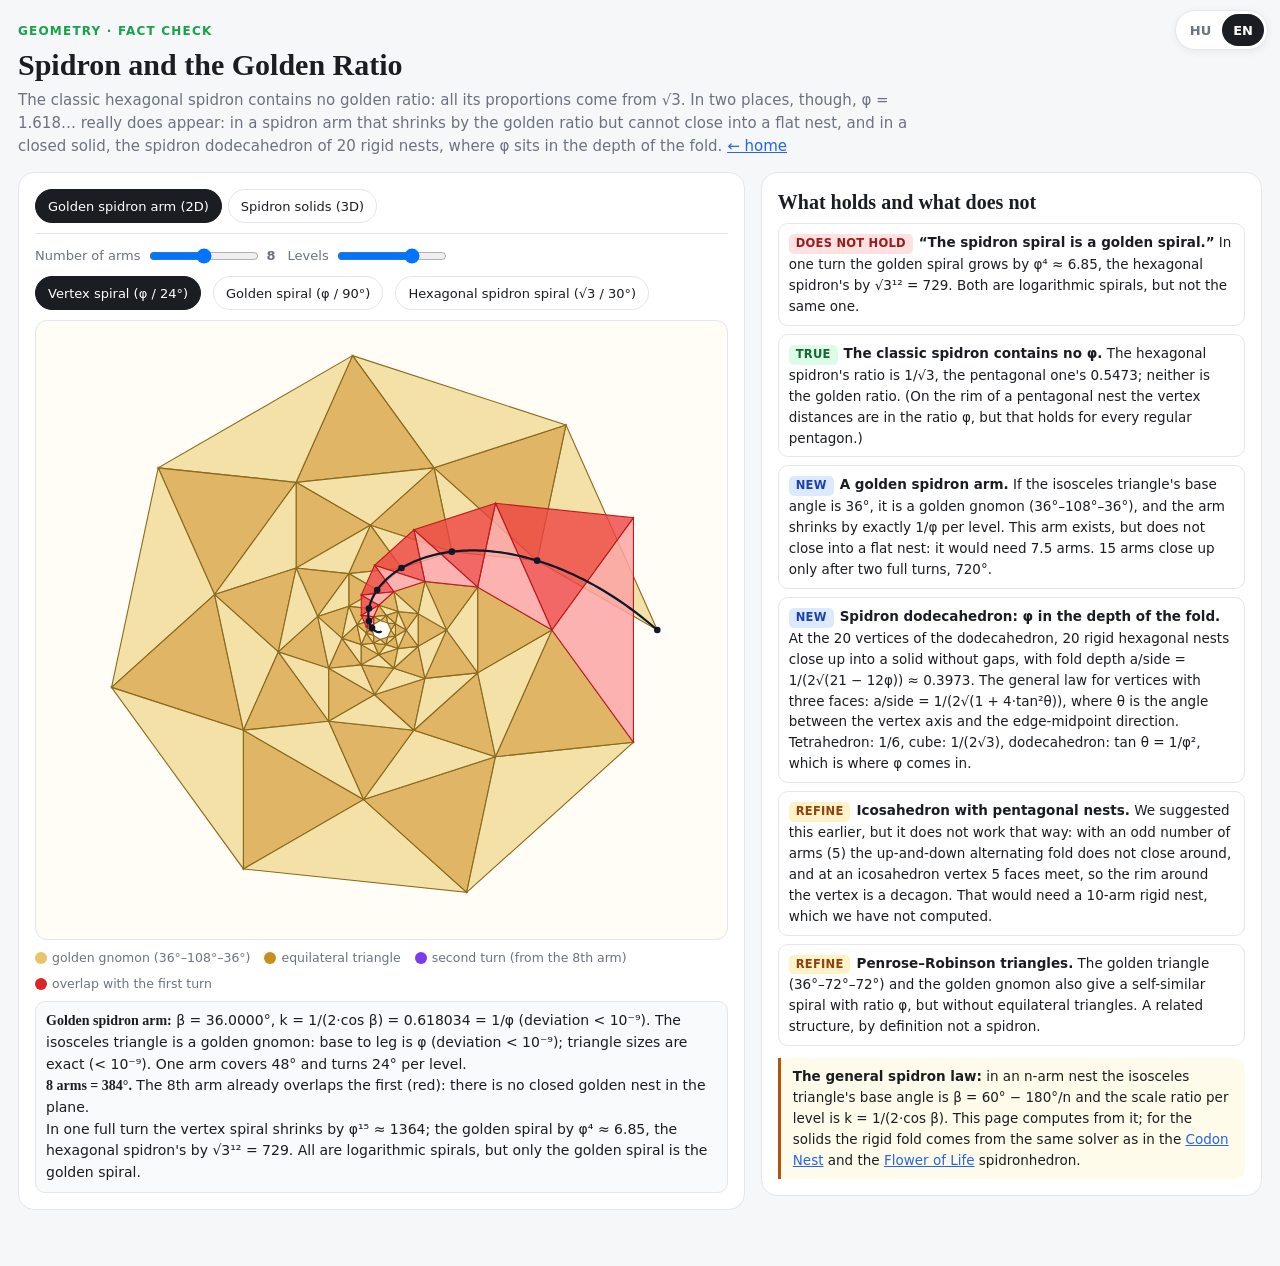
<file: aranymetszes.html>
<!doctype html>
<html lang="hu">
<head>
<meta charset="utf-8">
<meta name="viewport" content="width=device-width,initial-scale=1">
<title>Spidron és aranymetszés / Spidron and the Golden Ratio</title>
<meta name="description" content="Hol van aranymetszés a spidronban? Arany spidron-kar (arany gnómon, k = 1/φ), amely síkban nem zárul, és a 20 merev fészekből álló spidron-dodekaéder, ahol φ a hajtás mélységében van. / Where is the golden ratio in the spidron? A golden spidron arm (golden gnomon, k = 1/φ) that does not close in the plane, and the spidron dodecahedron of 20 rigid nests, with φ in the depth of the fold.">
<meta property="og:type" content="website">
<meta property="og:title" content="Spidron és aranymetszés / Spidron and the Golden Ratio">
<meta property="og:description" content="Mérve, nem állítva: hol van φ a spidronban, és hol nincs. / Measured, not claimed: where φ is in the spidron, and where it is not.">
<meta property="og:url" content="https://madcsaba.github.io/spidron/aranymetszes.html">
<script>
(function(){var l;try{l=localStorage.getItem("sjk-lang")}catch(e){}
if(l!=="hu"&&l!=="en")l=(navigator.language||"").toLowerCase().indexOf("hu")===0?"hu":"en";
document.documentElement.setAttribute("data-lang",l);document.documentElement.lang=l;})();
</script>
<script src="vendor/three.min.js"></script>
<style>
  :root{--bg:#f6f7f9;--panel:#fff;--line:#e3e6ea;--ink:#1a1d21;--dim:#6b7280;--acc:#2563eb;--green:#16a34a;--gold:#c8901a;--red:#dc2626;--amber:#b45309;
    --display:ui-sans-serif,system-ui,"Segoe UI",Helvetica,Arial;--serif:Georgia,'Times New Roman',serif}
  html[data-lang="hu"] .en{display:none}
  html[data-lang="en"] .hu{display:none}
  *{box-sizing:border-box}
  body{margin:0;background:var(--bg);color:var(--ink);font:15px/1.55 var(--display)}
  .wrap{max-width:1320px;margin:0 auto;padding:22px 18px 56px}
  .kicker{font-size:12px;letter-spacing:.1em;text-transform:uppercase;color:var(--green);font-weight:700}
  h1{font:600 30px/1.2 var(--serif);margin:6px 0}
  h2{font:600 20px/1.3 var(--serif);margin:0 0 8px}
  h3{font-size:12px;letter-spacing:.08em;text-transform:uppercase;color:var(--dim);margin:16px 0 6px}
  .lead{color:var(--dim);max-width:920px;margin:0 0 14px}
  .grid{display:grid;grid-template-columns:minmax(0,1.45fr) minmax(0,1fr);gap:16px;align-items:start}
  @media (max-width:1000px){.grid{grid-template-columns:minmax(0,1fr)}}
  .card{background:var(--panel);border:1px solid var(--line);border-radius:16px;padding:16px}
  .bar{display:flex;flex-wrap:wrap;gap:8px 12px;align-items:center;margin:0 0 10px}
  .bar .lbl{font-size:12.5px;color:var(--dim)}
  .bar label{font-size:13px;color:var(--dim);display:flex;align-items:center;gap:6px}
  input[type=range]{width:110px}
  button.t{border:1px solid var(--line);background:#fff;border-radius:999px;padding:6px 12px;font:13px var(--display);cursor:pointer;color:var(--ink);min-height:34px}
  button.t:hover{border-color:#c5cad1}
  button.t.on{background:var(--ink);color:#fff;border-color:var(--ink)}
  button:focus-visible{outline:2px solid var(--acc);outline-offset:2px}
  .tabs{display:flex;gap:6px;margin-bottom:12px;border-bottom:1px solid var(--line);padding-bottom:10px}
  .stage{position:relative;border-radius:12px;overflow:hidden;background:radial-gradient(ellipse at 50% 42%,#fffdf6 0%,#ece8de 100%);border:1px solid var(--line)}
  #gl{display:block;width:100%;height:min(70vh,620px);touch-action:none;cursor:grab}
  #svg2d{display:block;width:100%;height:auto;max-height:min(70vh,620px);background:#fffdf6;border-radius:12px;border:1px solid var(--line)}
  .hint{position:absolute;left:10px;bottom:8px;font-size:12px;color:var(--dim);pointer-events:none;background:rgba(255,255,255,.85);padding:2px 6px;border-radius:6px}
  .legend{display:flex;flex-wrap:wrap;gap:6px 14px;font-size:12.5px;color:var(--dim);margin-top:8px}
  .legend i{display:inline-block;width:12px;height:12px;border-radius:50%;margin-right:5px;vertical-align:-2px}
  .readout{font-size:14px;margin-top:8px;padding:8px 10px;background:#f8fafc;border:1px solid var(--line);border-radius:10px}
  .readout b{font-family:var(--serif)}
  .truths{list-style:none;margin:0;padding:0;display:grid;gap:8px}
  .truths li{border:1px solid var(--line);border-radius:10px;padding:8px 10px;font-size:13.5px}
  .tag{display:inline-block;font-size:11.5px;font-weight:700;padding:1px 7px;border-radius:5px;margin-right:6px;letter-spacing:.02em}
  .ok{background:#dcfce7;color:#166534}.fix{background:#fef3c7;color:#92400e}.no{background:#fee2e2;color:#991b1b}.new{background:#dbeafe;color:#1e40af}
  table{border-collapse:collapse;width:100%;font-size:13px;min-width:460px}
  th,td{border-bottom:1px solid var(--line);padding:6px 6px;text-align:left;vertical-align:top}
  th{color:var(--dim);font-weight:600;font-size:12px}
  td.m{font-family:ui-monospace,SFMono-Regular,Menlo,monospace;font-size:12.5px}
  .small{font-size:12.5px;color:var(--dim)}
  a{color:var(--acc)}
  .langsw{position:fixed;top:10px;right:12px;z-index:50;display:flex;background:#fff;border:1px solid #e3e6ea;border-radius:999px;padding:3px;box-shadow:0 2px 8px rgba(0,0,0,.06)}
  .langsw button{border:0;background:none;font:600 13px var(--display);color:#6b7280;padding:5px 11px;border-radius:999px;cursor:pointer;min-height:32px}
  .langsw button[aria-pressed="true"]{background:#1a1d21;color:#fff}
  [hidden]{display:none!important}
  .note{border-left:3px solid var(--amber);background:#fffbeb;padding:8px 12px;border-radius:0 10px 10px 0;font-size:13.5px;margin:12px 0 0}
  .scroll{overflow-x:auto}
  #lbls{position:absolute;inset:0;pointer-events:none;overflow:hidden}
</style>
</head>
<body>
<div class="wrap">
  <div class="kicker"><span class="hu">Geometria · ellenőrzés</span><span class="en">Geometry · fact check</span></div>
  <h1><span class="hu">Spidron és aranymetszés</span><span class="en">Spidron and the Golden Ratio</span></h1>
  <p class="lead"><span class="hu">A klasszikus, hatszögű spidronban nincs aranymetszés: minden aránya √3-ból jön. Két helyen viszont valóban megjelenik a φ = 1,618…: egy spidron-karban, amely aranymetszés szerint zsugorodik, de síkban nem zárul fészekké, és egy zárt testben, a 20 merev fészekből álló spidron-dodekaéderben, ahol φ a hajtás mélységében van.</span><span class="en">The classic hexagonal spidron contains no golden ratio: all its proportions come from √3. In two places, though, φ = 1.618… really does appear: in a spidron arm that shrinks by the golden ratio but cannot close into a flat nest, and in a closed solid, the spidron dodecahedron of 20 rigid nests, where φ sits in the depth of the fold.</span> <a href="index.html"><span class="hu">← nyitóoldal</span><span class="en">← home</span></a></p>

  <div class="grid">
    <section class="card">
      <div class="tabs" role="tablist">
        <button class="t on" data-tab="2d" role="tab"><span class="hu">Arany spidron-kar (2D)</span><span class="en">Golden spidron arm (2D)</span></button>
        <button class="t" data-tab="3d" role="tab"><span class="hu">Spidron-testek (3D)</span><span class="en">Spidron solids (3D)</span></button>
      </div>

      <div id="pane2d">
        <div class="bar">
          <label><span class="hu">Karok száma</span><span class="en">Number of arms</span> <input type="range" id="arms" min="1" max="15" value="8"> <b id="armsN">8</b></label>
          <label><span class="hu">Szintek</span><span class="en">Levels</span> <input type="range" id="levels" min="2" max="9" value="7"></label>
        </div>
        <div class="bar">
          <button class="t on" data-show="spiral"><span class="hu">Csúcsspirál (φ / 24°)</span><span class="en">Vertex spiral (φ / 24°)</span></button>
          <button class="t" data-show="golden"><span class="hu">Aranyspirál (φ / 90°)</span><span class="en">Golden spiral (φ / 90°)</span></button>
          <button class="t" data-show="hex"><span class="hu">Hatszögű spidron spirálja (√3 / 30°)</span><span class="en">Hexagonal spidron spiral (√3 / 30°)</span></button>
        </div>
        <svg id="svg2d" viewBox="-1.12 -1.12 2.24 2.24" role="img" aria-label="Arany spidron-kar / Golden spidron arm"></svg>
        <div class="legend">
          <span><i style="background:#e9c46a"></i><span class="hu">arany gnómon (36°–108°–36°)</span><span class="en">golden gnomon (36°–108°–36°)</span></span>
          <span><i style="background:#c8901a"></i><span class="hu">egyenlő oldalú háromszög</span><span class="en">equilateral triangle</span></span>
          <span><i style="background:#7c3aed"></i><span class="hu">második fordulat (a 8. kartól)</span><span class="en">second turn (from the 8th arm)</span></span>
          <span><i style="background:#dc2626"></i><span class="hu">átfedés az első fordulattal</span><span class="en">overlap with the first turn</span></span>
        </div>
        <div class="readout" id="read2d"></div>
      </div>

      <div id="pane3d" hidden>
        <div class="bar"><span class="lbl"><span class="hu">Test:</span><span class="en">Solid:</span></span>
          <button class="t" data-solid="tetra"><span class="hu">Tetraéder (4 fészek)</span><span class="en">Tetrahedron (4 nests)</span></button>
          <button class="t" data-solid="cube"><span class="hu">Kocka (8)</span><span class="en">Cube (8)</span></button>
          <button class="t on" data-solid="dodeca"><span class="hu">Dodekaéder (20)</span><span class="en">Dodecahedron (20)</span></button>
        </div>
        <div class="bar">
          <label><span class="hu">Robbantás</span><span class="en">Explode</span> <input type="range" id="explode" min="0" max="100" value="0"></label>
          <button class="t on" id="frame"><span class="hu">Alaptest élei</span><span class="en">Edges of the base solid</span></button>
          <button class="t" id="one"><span class="hu">Egy fészek kiemelve</span><span class="en">Highlight one nest</span></button>
          <button class="t on" id="spin"><span class="hu">⟳ Forgás</span><span class="en">⟳ Spin</span></button>
        </div>
        <div class="stage"><canvas id="gl"></canvas><div class="hint"><span class="hu">Húzd: forgatás · görgő: nagyítás</span><span class="en">Drag: rotate · wheel: zoom</span></div></div>
        <div class="readout" id="read3d"></div>
        <div class="scroll"><table id="stab"></table></div>
      </div>
    </section>

    <aside class="card">
      <h2><span class="hu">Mi igaz és mi nem</span><span class="en">What holds and what does not</span></h2>
      <ul class="truths" id="truths"></ul>
      <p class="note"><span class="hu"><b>Az általános spidron-szabály:</b> n karú fészekben a szárú háromszög alapszöge β = 60° − 180°/n, a szintenkénti arány k = 1/(2·cos β). Ebből számol az oldal; a testeknél a merev hajtást ugyanaz a megoldó adja, mint a <a href="kodonfeszek/">Kodonfészek</a> és az <a href="elet-viraga.html">Élet virága</a> spidronhedronja.</span><span class="en"><b>The general spidron law:</b> in an n-arm nest the isosceles triangle's base angle is β = 60° − 180°/n and the scale ratio per level is k = 1/(2·cos β). This page computes from it; for the solids the rigid fold comes from the same solver as in the <a href="kodonfeszek/">Codon Nest</a> and the <a href="elet-viraga.html">Flower of Life</a> spidronhedron.</span></p>
    </aside>
  </div>
</div>
<div class="langsw" role="group" aria-label="Nyelv / Language"><button type="button" data-l="hu">HU</button><button type="button" data-l="en">EN</button></div>

<script>
(function(){
"use strict";
const $=s=>document.querySelector(s);
const L=()=>document.documentElement.getAttribute("data-lang")==="en"?"en":"hu";
const T=(hu,en)=>L()==="en"?en:hu;
const num=(x,d)=>{const s=x.toFixed(d);return L()==="en"?s:s.replace(".",",");};
const ex=x=>x<1e-9?"< 10⁻⁹":x.toExponential(1);
const s3=Math.sqrt(3),PHI=(1+Math.sqrt(5))/2,DEG=Math.PI/180;
const S={tab:"2d",arms:8,levels:7,show:{spiral:true,golden:false,hex:false},solid:"dodeca",explode:0,frame:true,one:false,spin:true};

/* ---------- 2D: the golden arm = the nest formula with n = 7.5 (β = 36°, k = 1/φ) ---------- */
const N=7.5,BETA=Math.PI/3-Math.PI/N,K=1/(2*Math.cos(BETA));
const P=(m,j)=>{const a=m*Math.PI/N+2*Math.PI*j/N,r=Math.pow(K,m);return [r*Math.cos(a),r*Math.sin(a)];};
const dd=(p,q)=>Math.hypot(p[0]-q[0],p[1]-q[1]);
const F2={};
(function(){F2.k=K;F2.kErr=Math.abs(K-1/PHI);F2.beta=BETA/DEG;
  // triangle check on arm 0, levels 0..6: isosceles legs equal, base/leg = φ, equilateral sides equal
  let e=0,g=0;for(let m=0;m<7;m++){const a=P(m,0),b=P(m,1),c=P(m+1,0),d=P(m+1,1);
    e=Math.max(e,Math.abs(dd(a,c)/dd(b,c)-1),Math.abs(dd(b,c)/dd(c,d)-1),Math.abs(dd(b,d)/dd(c,d)-1));g=Math.max(g,Math.abs(dd(a,b)/dd(a,c)/PHI-1));}
  F2.triErr=e;F2.gnErr=g;F2.turn=Math.pow(PHI,15);F2.goldTurn=Math.pow(PHI,4);F2.hexTurn=Math.pow(s3,12);})();
const svg=$("#svg2d"),pt=p=>`${p[0].toFixed(5)},${(-p[1]).toFixed(5)}`;
function draw2D(){let s="";const M=S.levels;
  for(let j=0;j<S.arms;j++){const second=j>=8,over=j===7;
    for(let m=0;m<M;m++){const iso=[P(m,j),P(m,j+1),P(m+1,j)],eq=[P(m,j+1),P(m+1,j),P(m+1,j+1)];
      const fi=second?"#c4b5fd":over?"#fca5a5":"#f3dc9a",fe=second?"#8b5cf6":over?"#ef4444":"#d9a441",st=second?"#5b21b6":over?"#b91c1c":"#8a6a1e";
      s+=`<polygon points="${iso.map(pt).join(" ")}" fill="${fi}" fill-opacity="${second?.45:.85}" stroke="${st}" stroke-width="0.004"/>`;
      s+=`<polygon points="${eq.map(pt).join(" ")}" fill="${fe}" fill-opacity="${second?.4:.8}" stroke="${st}" stroke-width="0.004"/>`;}}
  const spiral=(f,col,dash)=>{let d="";for(let i=0;i<=720;i++){const t=i*DEG,r=f(t);if(r<.004)break;d+=(i?"L":"M")+pt([r*Math.cos(t),r*Math.sin(t)]);}
    s+=`<path d="${d}" fill="none" stroke="${col}" stroke-width="0.008" ${dash?`stroke-dasharray="${dash}"`:""}/>`;};
  if(S.show.spiral){spiral(t=>Math.pow(PHI,-t/(24*DEG)),"#0f172a");for(let m=0;m<=M;m++)s+=`<circle cx="${P(m,0)[0].toFixed(5)}" cy="${(-P(m,0)[1]).toFixed(5)}" r="0.012" fill="#0f172a"/>`;}
  if(S.show.golden)spiral(t=>Math.pow(PHI,-t/(90*DEG)),"#16a34a","0.03 0.015");
  if(S.show.hex)spiral(t=>Math.pow(s3,-t/(30*DEG)),"#0e7490","0.012 0.012");
  svg.innerHTML=s;
  const cover=Math.min(S.arms,15)*48;
  let r=T(`<b>Arany spidron-kar:</b> β = ${num(F2.beta,4)}°, k = 1/(2·cos β) = ${num(F2.k,6)} = 1/φ (eltérés ${ex(F2.kErr)}). A szárú háromszög arany gnómon: alapja és szára φ arányú (eltérés ${ex(F2.gnErr)}); a háromszögek mérete pontos (${ex(F2.triErr)}). Egy kar 48°-ot fed le, szintenként 24°-ot fordul.`,
    `<b>Golden spidron arm:</b> β = ${num(F2.beta,4)}°, k = 1/(2·cos β) = ${num(F2.k,6)} = 1/φ (deviation ${ex(F2.kErr)}). The isosceles triangle is a golden gnomon: base to leg is φ (deviation ${ex(F2.gnErr)}); triangle sizes are exact (${ex(F2.triErr)}). One arm covers 48° and turns 24° per level.`);
  r+="<br>"+T(`<b>${S.arms} kar = ${cover}°.</b> `,`<b>${S.arms} arms = ${cover}°.</b> `)+(S.arms<7?T("Még nincs körbe.","Not yet round."):S.arms===7?T("7 kar 336°: 24° rés marad, és fél kar nem tölti ki, mert a fél kar nem spidron-kar.","7 arms make 336°: a 24° gap remains, and half an arm cannot fill it, because half an arm is not a spidron arm."):S.arms<15?T("A 8. kar már átfedi az elsőt (piros): síkban nincs zárt arany fészek.","The 8th arm already overlaps the first (red): there is no closed golden nest in the plane."):T("15 kar pontosan 720° után zárul: két fordulat, mint egy kétrétegű, csavart felület. Síkban ez nem fér el.","15 arms close up exactly after 720°: two turns, like a two-sheeted, twisted surface. It does not fit in the plane."));
  r+="<br>"+T(`Egy teljes fordulat alatt a csúcsspirál φ¹⁵ ≈ ${num(F2.turn,0)}-szorosára zsugorodik; az aranyspirál φ⁴ ≈ ${num(F2.goldTurn,2)}-szorosára, a hatszögű spidroné √3¹² = ${num(F2.hexTurn,0)}-szorosára. Mind logaritmikus spirál, de csak az aranyspirál az aranyspirál.`,
    `In one full turn the vertex spiral shrinks by φ¹⁵ ≈ ${num(F2.turn,0)}; the golden spiral by φ⁴ ≈ ${num(F2.goldTurn,2)}, the hexagonal spidron's by √3¹² = ${num(F2.hexTurn,0)}. All are logarithmic spirals, but only the golden spiral is the golden spiral.`);
  $("#read2d").innerHTML=r;}

/* ---------- 3D: rigid hexagonal nests at the vertices of solids with three faces per vertex ---------- */
function chainStep(Rr,a){const r=Rr/s3;if(Math.abs(a)<1e-12)return[0,Math.PI/6];const rho=Math.sqrt(Rr*Rr-4*a*a);
  const F=x=>{const rp=Math.sqrt(r*r-4*x*x),d=Math.PI/6+Math.asin(Math.max(-1,Math.min(1,2*a*x/(rho*rp))));return[rho*rho+rp*rp-2*rho*rp*Math.cos(d)+(a-x)*(a-x)-r*r,d];};
  let x0=-a/s3*.8,x1=-a/s3,f0=F(x0)[0],f1=F(x1)[0];for(let i=0;i<80&&Math.abs(f1)>1e-15&&f1!==f0;i++){const x2=x1-f1*(x1-x0)/(f1-f0);x0=x1;f0=f1;x1=x2;f1=F(x1)[0];}return[x1,F(x1)[1]];}
function solidVerts(name){const C=[];for(const x of[-1,1])for(const y of[-1,1])for(const z of[-1,1])C.push([x,y,z]);
  if(name==="tetra")return [[1,1,1],[1,-1,-1],[-1,1,-1],[-1,-1,1]];
  if(name==="cube")return C;
  const D=C.slice();for(const a of[-1,1])for(const b of[-1,1])D.push([0,a/PHI,b*PHI],[a/PHI,b*PHI,0],[b*PHI,0,a/PHI]);return D;}
const V3=a=>new THREE.Vector3(...a);
function analyse(name){const V=solidVerts(name).map(V3);let emin=1e9;V.forEach((a,i)=>V.forEach((b,j)=>{if(j>i)emin=Math.min(emin,a.distanceTo(b));}));
  const E=[];V.forEach((a,i)=>V.forEach((b,j)=>{if(j>i&&Math.abs(a.distanceTo(b)-emin)<1e-9)E.push([i,j]);}));
  // faces: planes through three mutually adjacent-in-face vertices with all others on one side
  const faces=[],seen=new Set();
  V.forEach((v,i)=>{const nb=E.filter(e=>e.includes(i)).map(e=>e[0]===i?e[1]:e[0]);
    for(let p=0;p<nb.length;p++)for(let q=p+1;q<nb.length;q++){const n=new THREE.Vector3().crossVectors(V[nb[p]].clone().sub(v),V[nb[q]].clone().sub(v));
      const sd=V.map(w=>w.clone().sub(v).dot(n)).filter(x=>Math.abs(x)>1e-9);if(!(sd.every(x=>x>0)||sd.every(x=>x<0)))continue;
      const on=V.map((w,k)=>Math.abs(w.clone().sub(v).dot(n))<1e-9?k:-1).filter(k=>k>=0).sort((a,b)=>a-b),key=on.join(",");if(!seen.has(key)){seen.add(key);faces.push(on);}}});
  const fc=faces.map(f=>f.reduce((s,k)=>s.add(V[k]),new THREE.Vector3()).multiplyScalar(1/f.length));
  // angles from a vertex axis to its edge axis and face axis
  const v=V[0],nb=E.filter(e=>e.includes(0)).map(e=>e[0]===0?e[1]:e[0]),em=V[0].clone().add(V[nb[0]]).multiplyScalar(.5),f0=fc[faces.findIndex(f=>f.includes(0))];
  const te=v.angleTo(em),tf=v.angleTo(f0);
  // rim: edge point at the edge midpoint (radius r = |em|·sin te), face point on the face axis at the same radius
  const r=em.length()*Math.sin(te),he=em.length()*Math.cos(te),tF=r/Math.sin(tf),hf=tF*Math.cos(tf),a=(he-hf)/2,side=Math.sqrt(r*r+4*a*a);
  return {V,E,faces,fc,te,tf,r,he,hf,a,side,relief:a/side,tF,em:em.length(),circ:v.length()};}
const SOL={};["tetra","cube","dodeca"].forEach(k=>{SOL[k]=analyse(k);});
const scene=new THREE.Scene(),camera=new THREE.PerspectiveCamera(34,1,.1,100),cv=$("#gl");
const renderer=new THREE.WebGLRenderer({canvas:cv,antialias:true,alpha:true});renderer.setPixelRatio(Math.min(2,window.devicePixelRatio||1));
scene.add(new THREE.HemisphereLight(0xffffff,0x9a8f7a,.8));const dl=new THREE.DirectionalLight(0xffffff,.75);dl.position.set(3,5,6);scene.add(dl);
const root=new THREE.Group();scene.add(root);let nests=[],frameLines=null;
function build(name){const A=SOL[name];while(root.children.length)root.remove(root.children[0]);nests=[];
  const scale=2/A.circ,Rr0=A.side*scale;let Rr=Rr0,a=A.relief*Rr0,th=0;const LV=[];
  for(let j=0;j<=14;j++){LV.push({a,th,rho:Math.sqrt(Math.max(Rr*Rr-4*a*a,0))});const st=chainStep(Rr,a);a=st[0];th+=st[1]-Math.PI/6;Rr/=s3;}
  const vp=(n,k)=>{const Lv=LV[n],g=(60-30*n-60*k)*DEG-Lv.th;return [Lv.rho*Math.cos(g),Lv.rho*Math.sin(g),(((k%6)+6)%2?-1:1)*Lv.a];};
  const d3=(p,q)=>Math.hypot(p[0]-q[0],p[1]-q[1],p[2]-q[2]);
  let err=0,fit=0,shared=0;
  for(let n=0;n<9;n++)for(let k=0;k<6;k++){const side=Rr0*Math.pow(s3,-n),leg=side/s3,i=[vp(n,k),vp(n,k+1),vp(n+1,k)],e=[vp(n,k+1),vp(n+1,k),vp(n+1,k+1)];
    [[i[0],i[1],side],[i[1],i[2],leg],[i[2],i[0],leg],[e[0],e[1],leg],[e[1],e[2],leg],[e[2],e[0],leg]].forEach(([p,q,w])=>{err=Math.max(err,Math.abs(d3(p,q)/w-1));});}
  const mat=new THREE.MeshStandardMaterial({vertexColors:true,side:THREE.DoubleSide,flatShading:true,roughness:.5,metalness:.05});
  const rims=[];
  A.V.forEach((v0,vi)=>{const v=v0.clone().multiplyScalar(scale),nrm=v.clone().normalize();
    const nb=A.E.filter(e=>e.includes(vi)).map(e=>e[0]===vi?e[1]:e[0]),fIdx=A.faces.map((f,i)=>f.includes(vi)?i:-1).filter(i=>i>=0);
    const targets=nb.map(w=>v0.clone().add(A.V[w]).multiplyScalar(.5*scale)).concat(fIdx.map(i=>A.fc[i].clone().normalize().multiplyScalar(A.tF*scale)));
    const f0=targets[nb.length],e1=f0.clone().sub(nrm.clone().multiplyScalar(f0.dot(nrm))).normalize(),hc=nrm.clone().multiplyScalar((A.he+A.hf)/2*scale);
    let best=null;for(const sg of[1,-1]){const e2=new THREE.Vector3().crossVectors(nrm,e1).multiplyScalar(sg);
      const W=p=>hc.clone().addScaledVector(e1,p[0]).addScaledVector(e2,p[1]).addScaledVector(nrm,p[2]);
      let f=0;for(let k=0;k<6;k++){const w=W(vp(0,k));f=Math.max(f,Math.min(...targets.map(q=>q.distanceTo(w))));}if(!best||f<best.f)best={f,W};}
    fit=Math.max(fit,best.f/(A.side*scale));const W=best.W;rims.push([0,1,2,3,4,5].map(k=>W(vp(0,k))));
    const base=new THREE.Color(.5+.5*nrm.x,.5+.5*nrm.y,.5+.5*nrm.z).lerp(new THREE.Color(0xffffff),.15),dark=base.clone().lerp(new THREE.Color(0),.22);
    const pos=[],col=[];
    for(let n=0;n<13;n++)for(let k=0;k<6;k++){[[[vp(n,k),vp(n,k+1),vp(n+1,k)],base],[[vp(n,k+1),vp(n+1,k),vp(n+1,k+1)],dark]].forEach(([tr,c])=>tr.forEach(p=>{const w=W(p);pos.push(w.x,w.y,w.z);col.push(c.r,c.g,c.b);}));}
    for(let k=0;k<6;k++)[[0,0,0],vp(13,k),vp(13,k+1)].forEach(p=>{const w=W(p);pos.push(w.x,w.y,w.z);col.push(dark.r,dark.g,dark.b);});
    const g=new THREE.BufferGeometry();g.setAttribute("position",new THREE.Float32BufferAttribute(pos,3));g.setAttribute("color",new THREE.Float32BufferAttribute(col,3));g.computeVertexNormals();
    const m=new THREE.Mesh(g,mat);m.userData.dir=nrm;root.add(m);nests.push(m);});
  // every rim edge must be shared by exactly two nests (closed surface without gaps)
  const keyOf=p=>p.toArray().map(x=>Math.round(x*1e6)).join(","),edges=new Map();
  rims.forEach(rm=>rm.forEach((p,k)=>{const q=rm[(k+1)%6],kk=[keyOf(p),keyOf(q)].sort().join("|");edges.set(kk,(edges.get(kk)||0)+1);}));
  shared=[...edges.values()].every(x=>x===2);
  const lp=[];A.E.forEach(([i,j])=>{lp.push(...A.V[i].clone().multiplyScalar(scale).toArray(),...A.V[j].clone().multiplyScalar(scale).toArray());});
  const lg=new THREE.BufferGeometry();lg.setAttribute("position",new THREE.Float32BufferAttribute(lp,3));
  frameLines=new THREE.LineSegments(lg,new THREE.LineBasicMaterial({color:0x6b7280,transparent:true,opacity:.6}));frameLines.visible=S.frame;root.add(frameLines);
  A.err=err;A.fit=fit;A.closed=shared;A.rimEdges=edges.size;highlight();}
function highlight(){nests.forEach((m,i)=>{m.material=m.material.clone();m.material.transparent=S.one&&i>0;m.material.opacity=S.one&&i>0?.18:1;});}
const CLOSED={tetra:"1/6",cube:"1/(2√3)",dodeca:"1/(2√(21 − 12φ))"};
function read3d(){const A=SOL[S.solid],nm={tetra:T("tetraéder","tetrahedron"),cube:T("kocka","cube"),dodeca:T("dodekaéder","dodecahedron")}[S.solid];
  $("#read3d").innerHTML=T(`<b>${A.V.length} merev hatszögű fészek a ${nm} csúcsainál.</b> Hajtásmélység a/oldal = <b>${CLOSED[S.solid]}</b> = ${num(A.relief,6)}. A fészkek pereme a test élfelezőin és lapjainak tengelyén fut (eltérés ${ex(A.fit)}); a háromszögek élhossz-eltérése ${ex(A.err)}; a ${A.rimEdges} peremél mindegyikén pontosan két fészek osztozik: <b>${A.closed?"zárt felület, hézag nélkül":"nem zárt"}</b>.`,
    `<b>${A.V.length} rigid hexagonal nests at the vertices of the ${nm}.</b> Fold depth a/side = <b>${CLOSED[S.solid]}</b> = ${num(A.relief,6)}. The nests' rims run through the solid's edge midpoints and along its face axes (deviation ${ex(A.fit)}); triangle edge-length change ${ex(A.err)}; each of the ${A.rimEdges} rim edges is shared by exactly two nests: <b>${A.closed?"a closed surface without gaps":"not closed"}</b>.`);
  let rows=`<tr><th>${T("Test","Solid")}</th><th>${T("Fészek","Nests")}</th><th>tan θ<sub>${T("él","edge")}</sub></th><th>tan θ<sub>${T("lap","face")}</sub> / tan θ<sub>${T("él","edge")}</sub></th><th>a/${T("oldal","side")}</th><th>1/(2√(1+4tan²θ))</th></tr>`;
  ["tetra","cube","dodeca"].forEach(k=>{const B=SOL[k],t=Math.tan(B.te);rows+=`<tr${k===S.solid?' style="background:#f8fafc"':""}><td>${{tetra:T("tetraéder","tetrahedron"),cube:T("kocka","cube"),dodeca:T("dodekaéder","dodecahedron")}[k]}</td><td class="m">${B.V.length}</td><td class="m">${num(t,6)}${k==="dodeca"?" = 1/φ²":k==="cube"?" = 1/√2":" = √2"}</td><td class="m">${num(Math.tan(B.tf)/t,6)}</td><td class="m">${num(B.relief,6)}</td><td class="m">${num(1/(2*Math.sqrt(1+4*t*t)),6)}</td></tr>`;});
  $("#stab").innerHTML=rows;}
let th=.6,ph=1.1,rad=8,drag=null,camT=null;
function resize(){const r=cv.getBoundingClientRect();if(!r.width)return;renderer.setSize(r.width,r.height,false);camera.aspect=r.width/r.height;camera.updateProjectionMatrix();}
new ResizeObserver(resize).observe(cv);
cv.addEventListener("pointerdown",e=>{drag={x:e.clientX,y:e.clientY};cv.setPointerCapture(e.pointerId);cv.style.cursor="grabbing";});
cv.addEventListener("pointermove",e=>{if(!drag)return;th-=(e.clientX-drag.x)*.008;ph=Math.max(.05,Math.min(Math.PI-.05,ph-(e.clientY-drag.y)*.008));drag.x=e.clientX;drag.y=e.clientY;});
cv.addEventListener("pointerup",()=>{drag=null;cv.style.cursor="grab";});
cv.addEventListener("wheel",e=>{e.preventDefault();rad=Math.max(4,Math.min(16,rad*(1+Math.sign(e.deltaY)*.08)));},{passive:false});
function loop(){requestAnimationFrame(loop);if(S.tab!=="3d")return;if(S.spin&&!drag)th+=.003;
  const Rr=rad*Math.max(1,1/camera.aspect);camera.position.set(Rr*Math.sin(ph)*Math.sin(th),Rr*Math.cos(ph),Rr*Math.sin(ph)*Math.cos(th));camera.lookAt(0,0,0);
  nests.forEach(m=>m.position.copy(m.userData.dir).multiplyScalar(S.explode*1.4));renderer.render(scene,camera);}

/* ---------- side panel ---------- */
function drawSide(){const li=(tag,cls,hu,en)=>`<li><span class="tag ${cls}">${tag}</span>${T(hu,en)}</li>`,D=SOL.dodeca,k5=1/(2*Math.cos(Math.PI/3-Math.PI/5));
  $("#truths").innerHTML=[
    li(T("NEM TARTHATÓ","DOES NOT HOLD"),"no",`<b>„A spidron spirálja aranyspirál.”</b> Egy fordulat alatt az aranyspirál φ⁴ ≈ ${num(F2.goldTurn,2)}-szeresére nő, a hatszögű spidroné √3¹² = ${num(F2.hexTurn,0)}-szorosára. Mindkettő logaritmikus spirál, de nem ugyanaz.`,
      `<b>“The spidron spiral is a golden spiral.”</b> In one turn the golden spiral grows by φ⁴ ≈ ${num(F2.goldTurn,2)}, the hexagonal spidron's by √3¹² = ${num(F2.hexTurn,0)}. Both are logarithmic spirals, but not the same one.`),
    li(T("IGAZ","TRUE"),"ok",`<b>A klasszikus spidronban nincs φ.</b> A hatszögű spidron aránya 1/√3, az ötszögűé ${num(k5,4)}; egyik sem aranymetszés. (Az ötszögű fészek peremén a csúcsok távolsága φ arányú, de ez minden szabályos ötszögre igaz.)`,
      `<b>The classic spidron contains no φ.</b> The hexagonal spidron's ratio is 1/√3, the pentagonal one's ${num(k5,4)}; neither is the golden ratio. (On the rim of a pentagonal nest the vertex distances are in the ratio φ, but that holds for every regular pentagon.)`),
    li(T("ÚJ","NEW"),"new",`<b>Arany spidron-kar.</b> Ha a szárú háromszög alapszöge 36°, akkor arany gnómon (36°–108°–36°), és a kar szintenként pontosan 1/φ arányban zsugorodik. Ez a kar létezik, de síkban nem zárul fészekké: 7,5 kar kellene. 15 kar csak két teljes fordulat, 720° után zárul.`,
      `<b>A golden spidron arm.</b> If the isosceles triangle's base angle is 36°, it is a golden gnomon (36°–108°–36°), and the arm shrinks by exactly 1/φ per level. This arm exists, but does not close into a flat nest: it would need 7.5 arms. 15 arms close up only after two full turns, 720°.`),
    li(T("ÚJ","NEW"),"new",`<b>Spidron-dodekaéder: φ a hajtás mélységében.</b> A dodekaéder 20 csúcsánál 20 merev hatszögű fészek hézag nélkül zárt testté áll össze, hajtásmélységük a/oldal = 1/(2√(21 − 12φ)) ≈ ${num(D.relief,4)}. Az általános szabály a háromlapú csúcsokra: a/oldal = 1/(2√(1 + 4·tan²θ)), ahol θ a csúcs tengelye és az élfelező iránya közti szög. Tetraéder: 1/6, kocka: 1/(2√3), dodekaéder: tan θ = 1/φ², ezért itt jelenik meg φ.`,
      `<b>Spidron dodecahedron: φ in the depth of the fold.</b> At the 20 vertices of the dodecahedron, 20 rigid hexagonal nests close up into a solid without gaps, with fold depth a/side = 1/(2√(21 − 12φ)) ≈ ${num(D.relief,4)}. The general law for vertices with three faces: a/side = 1/(2√(1 + 4·tan²θ)), where θ is the angle between the vertex axis and the edge-midpoint direction. Tetrahedron: 1/6, cube: 1/(2√3), dodecahedron: tan θ = 1/φ², which is where φ comes in.`),
    li(T("PONTOSÍTANDÓ","REFINE"),"fix",`<b>Ikozaéder ötszögű fészkekkel.</b> Ezt korábban javasoltuk, de így nem működik: páratlan karszámnál (5) a fel-le váltakozó hajtás körbeérve nem zárul, és az ikozaéder csúcsánál 5 lap találkozik, így a csúcs körüli perem tízszög. Ehhez 10 karú merev fészek kellene, ezt nem számoltuk ki.`,
      `<b>Icosahedron with pentagonal nests.</b> We suggested this earlier, but it does not work that way: with an odd number of arms (5) the up-and-down alternating fold does not close around, and at an icosahedron vertex 5 faces meet, so the rim around the vertex is a decagon. That would need a 10-arm rigid nest, which we have not computed.`),
    li(T("PONTOSÍTANDÓ","REFINE"),"fix",`<b>Penrose–Robinson-háromszögek.</b> Az arany háromszög (36°–72°–72°) és az arany gnómon is önhasonló, φ arányú spirált ad, de egyenlő oldalú háromszög nélkül. Rokon szerkezet, definíció szerint nem spidron.`,
      `<b>Penrose–Robinson triangles.</b> The golden triangle (36°–72°–72°) and the golden gnomon also give a self-similar spiral with ratio φ, but without equilateral triangles. A related structure, by definition not a spidron.`)
  ].join("");}

/* ---------- controls ---------- */
document.querySelectorAll("[data-tab]").forEach(b=>b.addEventListener("click",()=>{S.tab=b.dataset.tab;document.querySelectorAll("[data-tab]").forEach(x=>x.classList.toggle("on",x===b));
  $("#pane3d").hidden=S.tab!=="3d";$("#pane2d").hidden=S.tab!=="2d";if(S.tab==="3d"){resize();read3d();}else draw2D();}));
document.querySelectorAll("[data-show]").forEach(b=>b.addEventListener("click",()=>{const k=b.dataset.show;S.show[k]=!S.show[k];b.classList.toggle("on",S.show[k]);draw2D();}));
$("#arms").addEventListener("input",e=>{S.arms=+e.target.value;$("#armsN").textContent=S.arms;draw2D();});
$("#levels").addEventListener("input",e=>{S.levels=+e.target.value;draw2D();});
document.querySelectorAll("[data-solid]").forEach(b=>b.addEventListener("click",()=>{S.solid=b.dataset.solid;document.querySelectorAll("[data-solid]").forEach(x=>x.classList.toggle("on",x===b));build(S.solid);read3d();}));
$("#explode").addEventListener("input",e=>{S.explode=e.target.value/100;});
const tog=(id,k,f)=>$(id).addEventListener("click",()=>{S[k]=!S[k];$(id).classList.toggle("on",S[k]);if(f)f();});
tog("#frame","frame",()=>{if(frameLines)frameLines.visible=S.frame;});tog("#one","one",highlight);tog("#spin","spin");
function applyLang(){const l=L();document.querySelectorAll(".langsw button").forEach(b=>b.setAttribute("aria-pressed",String(b.dataset.l===l)));draw2D();drawSide();read3d();}
document.querySelectorAll(".langsw button").forEach(b=>b.addEventListener("click",()=>{const l=b.dataset.l;try{localStorage.setItem("sjk-lang",l)}catch(e){}
  document.documentElement.setAttribute("data-lang",l);document.documentElement.lang=l;applyLang();window.dispatchEvent(new CustomEvent("sjk:lang",{detail:l}));}));
build(S.solid);applyLang();requestAnimationFrame(loop);
})();
</script>
</body>
</html>
</file>
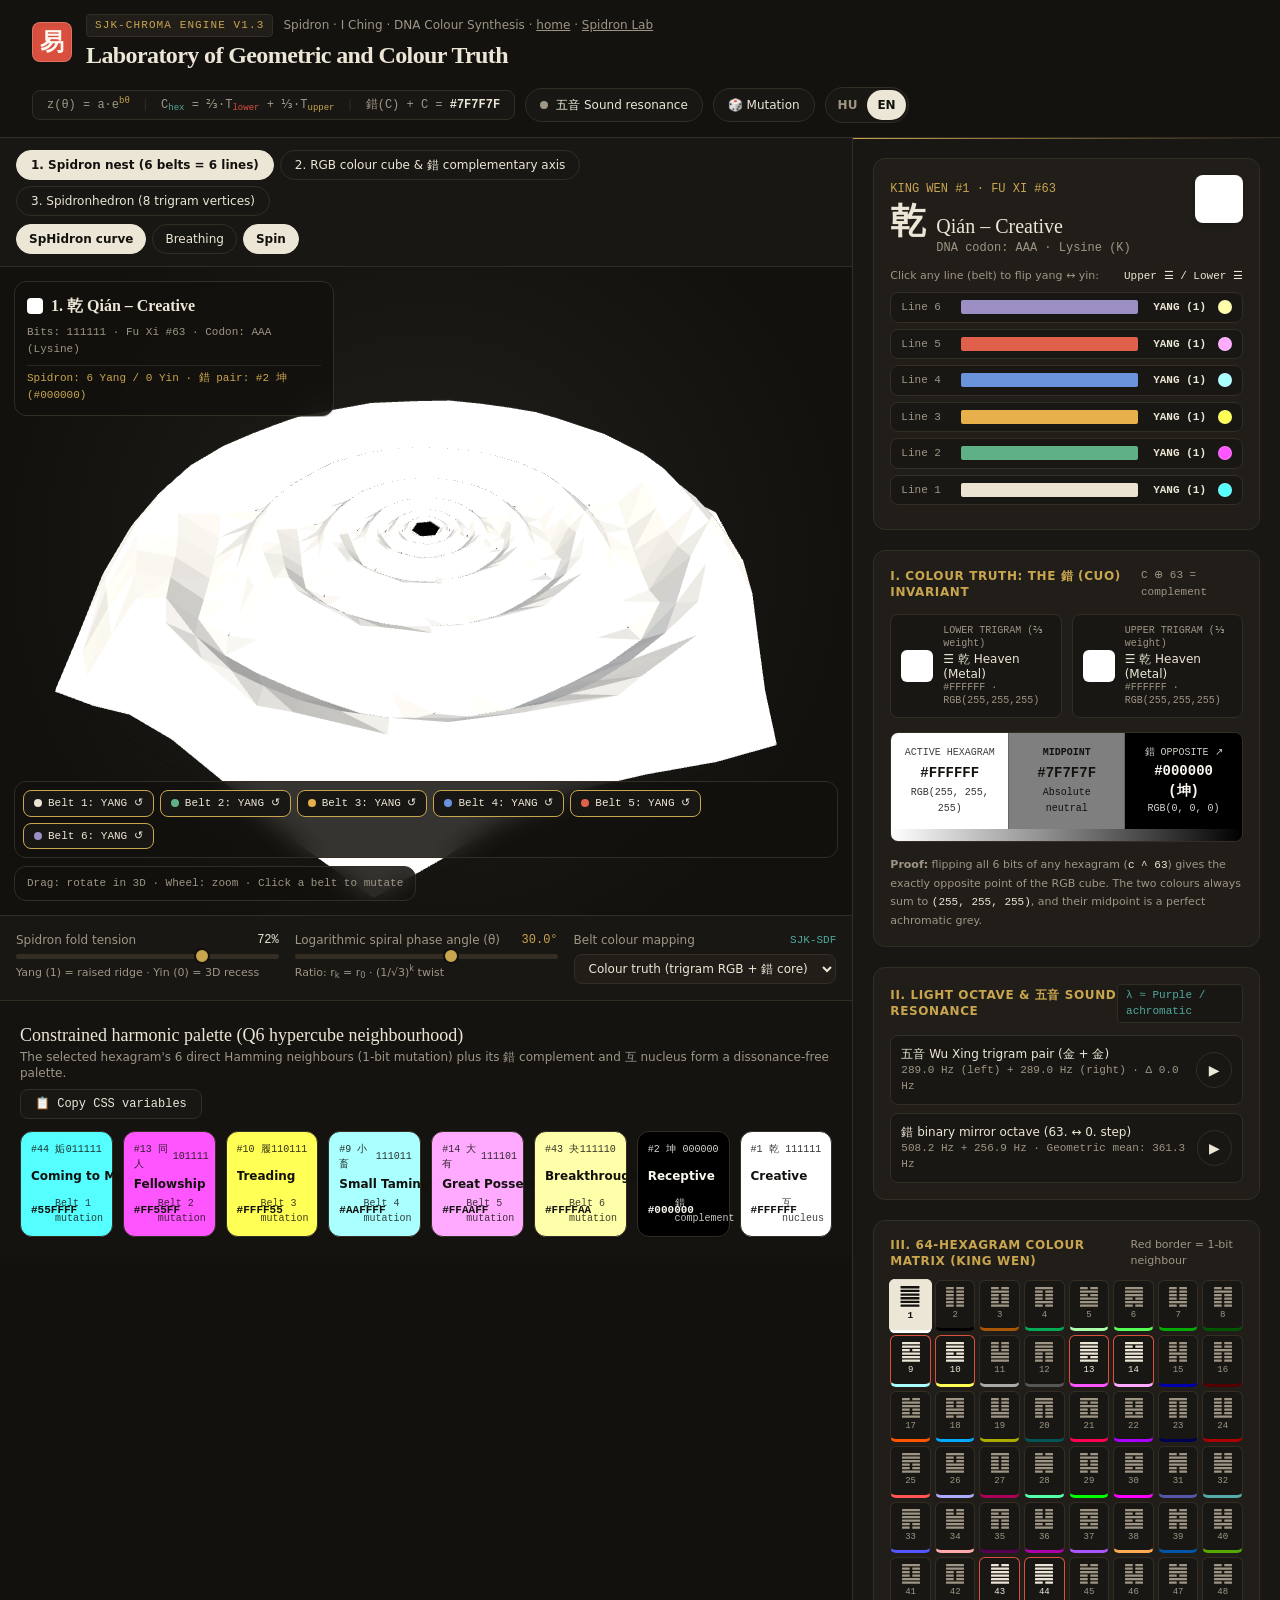
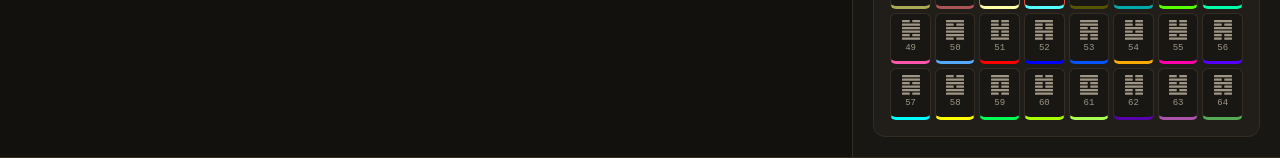
<file: chroma.html>
<!DOCTYPE html>
<html lang="hu" data-theme="dark" data-lang="hu">
<head>
<meta charset="utf-8">
<meta name="viewport" content="width=device-width, initial-scale=1.0">
<title>SJK-Chroma Engine v1.3 – Színtani laboratórium / Colour Lab</title>
<meta name="description" content="SJK-Chroma Engine: 3D spidron-fészek, RGB-színkocka és spidronhedron; a 錯 komplementer színinvariáns, 五音 hangrezonancia és Hamming-szomszédsági paletta a 64 hexagramra. / 3D spidron nest, RGB colour cube and spidronhedron; the 錯 complementary colour invariant, 五音 sound resonance and a Hamming-neighbour palette for the 64 hexagrams.">
<meta property="og:type" content="website">
<meta property="og:title" content="SJK-Chroma Engine v1.3">
<meta property="og:description" content="Spidron · Ji King · DNS színtani szintézis – 3D labor. / Spidron · I Ching · DNA colour synthesis – 3D lab.">
<meta property="og:url" content="https://madcsaba.github.io/spidron/chroma.html">
<link rel="stylesheet" href="chroma.css">
<script>
(function(){var l;try{l=localStorage.getItem("sjk-lang")}catch(e){}
if(l!=="hu"&&l!=="en")l=(navigator.language||"").toLowerCase().indexOf("hu")===0?"hu":"en";
document.documentElement.setAttribute("data-lang",l);document.documentElement.lang=l;})();
</script>
<script src="vendor/three.min.js"></script>
<style>
  :root {
    --bg: #12110e;
    --panel: #191713;
    --panel-alt: #211e19;
    --ink: #ece6d6;
    --mute: #9e9585;
    --line: #332d24;
    --acc: #d9503f;
    --gold: #c9a54e;
    --cyan: #4fa89f;
  }
  html[data-lang="hu"] .en { display: none; }
  html[data-lang="en"] .hu { display: none; }
  .langsw { display: flex; border: 1px solid var(--line); border-radius: 999px; padding: 2px; background: var(--panel); }
  .langsw button { border: 0; background: none; color: var(--mute); font: 600 12px ui-sans-serif, system-ui, sans-serif; padding: 6px 10px; border-radius: 999px; cursor: pointer; min-height: 30px; }
  .langsw button[aria-pressed="true"] { background: var(--ink); color: var(--bg); }
  .langsw button:focus-visible { outline: 2px solid var(--gold); outline-offset: 2px; }
  * { box-sizing: border-box; min-width: 0; }
  body {
    margin: 0;
    background-color: var(--bg);
    color: var(--ink);
    font-family: ui-sans-serif, system-ui, "Segoe UI", Helvetica, Arial, sans-serif;
    overflow-x: hidden;
  }
  .serif { font-family: Georgia, "Times New Roman", "Songti SC", "Noto Serif CJK JP", serif; }
  .mono { font-family: ui-monospace, SFMono-Regular, Menlo, Consolas, monospace; }
  
  /* Custom Scrollbar */
  ::-webkit-scrollbar { width: 6px; height: 6px; }
  ::-webkit-scrollbar-track { background: var(--bg); }
  ::-webkit-scrollbar-thumb { background: var(--line); border-radius: 3px; }
  ::-webkit-scrollbar-thumb:hover { background: var(--gold); }

  /* Range Sliders */
  input[type=range] {
    -webkit-appearance: none;
    appearance: none;
    background: var(--line);
    height: 5px;
    border-radius: 999px;
    outline: none;
  }
  input[type=range]::-webkit-slider-thumb {
    -webkit-appearance: none;
    appearance: none;
    width: 16px;
    height: 16px;
    border-radius: 50%;
    background: var(--gold);
    cursor: pointer;
    border: 2px solid var(--bg);
    transition: transform 0.15s ease, background-color 0.15s ease;
  }
  input[type=range]::-webkit-slider-thumb:hover {
    transform: scale(1.2);
    background: var(--acc);
  }

  .btn-pill {
    border: 1px solid var(--line);
    background: var(--panel);
    color: var(--ink);
    transition: all 0.18s ease;
  }
  .btn-pill:hover {
    border-color: var(--gold);
    background: var(--panel-alt);
  }
  .btn-pill[aria-pressed="true"], .btn-pill.active {
    background: var(--ink);
    color: var(--bg);
    border-color: var(--ink);
    font-weight: 600;
  }

  .line-bar {
    transition: all 0.25s cubic-bezier(0.22, 1, 0.36, 1);
  }
  .line-bar:hover {
    filter: brightness(1.2);
    transform: translateX(2px);
  }

  #stage-wrap {
    background: radial-gradient(circle at 50% 45%, #23201a 0%, #12110e 75%);
    flex: none;
    height: min(72vh, 680px);
  }

  .gold-top {
    background-image: linear-gradient(90deg, var(--gold), transparent);
    background-size: 100% 1px;
    background-repeat: no-repeat;
  }
</style>
</head>
<body class="min-h-screen flex flex-col">

<!-- TOP HEADER -->
<header class="border-b border-[#332d24] px-4 lg:px-8 py-3.5 flex flex-wrap items-center justify-between gap-4 bg-[#151310]/90 backdrop-blur-md sticky top-0 z-30">
  <div class="flex items-center gap-3.5">
    <a href="index.html" title="Nyitóoldal / Home" aria-label="Nyitóoldal / Home" class="w-10 h-10 rounded-lg bg-[#d9503f] text-[#fbf8f1] flex items-center justify-center serif text-2xl font-bold shadow-inner border border-white/20 select-none no-underline">
      易
    </a>
    <div>
      <div class="flex items-center gap-2.5">
        <span class="mono text-[11px] uppercase tracking-widest px-2 py-0.5 rounded bg-[#211e19] text-[#c9a54e] border border-[#332d24]">SJK-Chroma Engine v1.3</span>
        <span class="text-xs text-[#9e9585] hidden sm:inline"><span class="hu">Spidron · Ji King · DNS Színtani Szintézis</span><span class="en">Spidron · I Ching · DNA Colour Synthesis</span> · <a href="index.html" class="underline hover:text-[#c9a54e]"><span class="hu">nyitóoldal</span><span class="en">home</span></a> · <a href="spidron-lab.html" class="underline hover:text-[#c9a54e]"><span class="hu">Spidron-labor</span><span class="en">Spidron Lab</span></a></span>
      </div>
      <h1 class="serif text-xl sm:text-2xl font-semibold tracking-tight text-[#ece6d6] mt-0.5">
        <span class="hu">Geometriai és Színtani Igazság Laboratórium</span><span class="en">Laboratory of Geometric and Colour Truth</span>
      </h1>
    </div>
  </div>

  <!-- Formula & Quick Controls -->
  <div class="flex flex-wrap items-center gap-2.5">
    <div class="hidden xl:flex items-center gap-3 px-3.5 py-1.5 rounded-lg bg-[#191713] border border-[#332d24] text-xs mono text-[#9e9585]">
      <span>z(θ) = a·e<sup class="text-[#c9a54e]">bθ</sup></span>
      <span class="text-[#332d24]">|</span>
      <span>C<sub class="text-[#4fa89f]">hex</sub> = ⅔·T<sub class="text-[#d9503f]"><span class="hu">alsó</span><span class="en">lower</span></sub> + ⅓·T<sub class="text-[#c9a54e]"><span class="hu">felső</span><span class="en">upper</span></sub></span>
      <span class="text-[#332d24]">|</span>
      <span>錯(C) + C = <b class="text-[#ece6d6]">#7F7F7F</b></span>
    </div>

    <button id="btnAudioToggle" aria-pressed="false" class="btn-pill px-3.5 py-2 rounded-full text-xs flex items-center gap-2 cursor-pointer">
      <span id="audioDot" class="w-2 h-2 rounded-full bg-[#9e9585]"></span>
      <span>五音 <span class="hu">Hangrezonancia</span><span class="en">Sound resonance</span></span>
    </button>
    <button id="btnRandom" class="btn-pill px-3.5 py-2 rounded-full text-xs cursor-pointer" data-title-hu="Véletlen hexagram ugrás" data-title-en="Jump to a random hexagram">
      🎲 <span class="hu">Mutáció</span><span class="en">Mutation</span>
    </button>
    <div class="langsw" role="group" aria-label="Nyelv / Language"><button type="button" data-l="hu">HU</button><button type="button" data-l="en">EN</button></div>
  </div>
</header>

<!-- MAIN WORKSPACE -->
<main class="flex-1 grid grid-cols-1 lg:grid-cols-12 border-b border-[#332d24]">

  <!-- LEFT / CENTER: 3D SPIDRON & RGB HYPERCUBE VISUALIZER (7 cols on lg) -->
  <section class="lg:col-span-7 xl:col-span-8 flex flex-col border-b lg:border-b-0 lg:border-r border-[#332d24]">
    
    <!-- Mode & View Toolbar -->
    <div class="p-3 px-4 border-b border-[#332d24] bg-[#191713] flex flex-wrap items-center justify-between gap-2">
      <div class="flex flex-wrap items-center gap-1.5" role="group" aria-label="3D nézet / 3D view">
        <button data-view="nest" class="view-btn btn-pill active px-3.5 py-1.5 rounded-full text-xs cursor-pointer">
          1. <span class="hu">Spidron-fészek (6 Öv = 6 Vonal)</span><span class="en">Spidron nest (6 belts = 6 lines)</span>
        </button>
        <button data-view="rgb" class="view-btn btn-pill px-3.5 py-1.5 rounded-full text-xs cursor-pointer">
          2. <span class="hu">RGB Színkocka &amp; 錯 Komplementer Tengely</span><span class="en">RGB colour cube &amp; 錯 complementary axis</span>
        </button>
        <button data-view="spidronhedron" class="view-btn btn-pill px-3.5 py-1.5 rounded-full text-xs cursor-pointer">
          3. <span class="hu">Spidronhedron (8 Trigram Csúcs)</span><span class="en">Spidronhedron (8 trigram vertices)</span>
        </button>
      </div>

      <div class="flex items-center gap-1.5">
        <button id="btnCurved" aria-pressed="true" class="btn-pill px-3 py-1.5 rounded-full text-xs cursor-pointer" data-title-hu="SpHidron logaritmikus íveltség" data-title-en="SpHidron logarithmic curvature">
          <span class="hu">SpHidron Ív</span><span class="en">SpHidron curve</span>
        </button>
        <button id="btnBreath" aria-pressed="false" class="btn-pill px-3 py-1.5 rounded-full text-xs cursor-pointer" data-title-hu="Folytonos Yin-Yang kinematikus lélegzés" data-title-en="Continuous yin-yang kinematic breathing">
          <span class="hu">Lélegzés</span><span class="en">Breathing</span>
        </button>
        <button id="btnSpin" aria-pressed="true" class="btn-pill px-3 py-1.5 rounded-full text-xs cursor-pointer">
          <span class="hu">Forgás</span><span class="en">Spin</span>
        </button>
      </div>
    </div>

    <!-- 3D Canvas Stage -->
    <div id="stage-wrap" class="relative flex-1 min-h-[420px] sm:min-h-[500px] cursor-grab active:cursor-grabbing select-none overflow-hidden">
      <canvas id="glCanvas" class="absolute inset-0 w-full h-full block"></canvas>

      <!-- Floating Top-Left Telemetry Overlay -->
      <div class="absolute top-3.5 left-3.5 pointer-events-none flex flex-col gap-1.5 bg-[#12110e]/85 backdrop-blur-md border border-[#332d24] rounded-xl p-3 max-w-xs">
        <div class="flex items-center gap-2">
          <span id="overlayHexBadge" class="w-4 h-4 rounded border border-white/30 inline-block"></span>
          <span id="overlayTitle" class="serif font-semibold text-base text-[#ece6d6]">1. 乾 Qián – Teremtő</span>
        </div>
        <div id="overlaySub" class="mono text-[11px] text-[#9e9585] leading-relaxed">
          Kód: 111111 · Fu Xi #63 · Kodon: AAA (Lys)
        </div>
        <div id="overlayEquation" class="mono text-[11px] text-[#c9a54e] pt-1 border-t border-[#332d24]/80">
          Spidron fázis: 6 Yang / 0 Yin · ΔE komplementer: 100%
        </div>
      </div>

      <!-- Floating Bottom-Left Belt Legend -->
      <div class="absolute bottom-3.5 left-3.5 right-3.5 pointer-events-none flex flex-wrap items-center justify-between gap-2">
        <div id="beltPills" class="pointer-events-auto flex flex-wrap gap-1.5 bg-[#12110e]/85 backdrop-blur-md border border-[#332d24] rounded-xl p-2">
          <!-- Populated by JS: 6 belts from outer (1) to inner (6) -->
        </div>

        <div class="bg-[#12110e]/85 backdrop-blur-md border border-[#332d24] rounded-xl px-3 py-2 text-[11px] mono text-[#9e9585]">
          <span class="hu">Húzás: 3D forgatás · Görgő: Zoom · Kattints egy övre a mutációhoz</span><span class="en">Drag: rotate in 3D · Wheel: zoom · Click a belt to mutate</span>
        </div>
      </div>
    </div>

    <!-- Geometry & Spiral Phase Sliders Bar -->
    <div class="p-4 border-t border-[#332d24] bg-[#191713] grid grid-cols-1 sm:grid-cols-3 gap-4">
      <div class="flex flex-col gap-1.5">
        <div class="flex justify-between text-xs">
          <label for="slFold" class="text-[#9e9585]"><span class="hu">Spidron Hajtogatási Feszültség (Fold)</span><span class="en">Spidron fold tension</span></label>
          <span id="valFold" class="mono text-[#ece6d6]">72%</span>
        </div>
        <input id="slFold" type="range" min="0" max="100" value="72">
        <span class="text-[11px] text-[#9e9585]"><span class="hu">Yang (1) = kiemelkedő él · Yin (0) = 3D bemélyedés</span><span class="en">Yang (1) = raised ridge · Yin (0) = 3D recess</span></span>
      </div>

      <div class="flex flex-col gap-1.5">
        <div class="flex justify-between text-xs">
          <label for="slTwist" class="text-[#9e9585]"><span class="hu">Logaritmikus Spirál Fázisszög (θ)</span><span class="en">Logarithmic spiral phase angle (θ)</span></label>
          <span id="valTwist" class="mono text-[#c9a54e]">30.0°</span>
        </div>
        <input id="slTwist" type="range" min="0" max="100" value="60">
        <span class="text-[11px] text-[#9e9585]"><span class="hu">Arány</span><span class="en">Ratio</span>: r<sub>k</sub> = r<sub>0</sub> · (1/√3)<sup>k</sup> <span class="hu">csavarodás</span><span class="en">twist</span></span>
      </div>

      <div class="flex flex-col gap-1.5">
        <div class="flex justify-between text-xs">
          <label for="slColorMode" class="text-[#9e9585]"><span class="hu">Öv Színleképezési Igazság</span><span class="en">Belt colour mapping</span></label>
          <span class="mono text-[11px] text-[#4fa89f]">SJK-SDF</span>
        </div>
        <select id="slColorMode" class="bg-[#211e19] border border-[#332d24] rounded-lg px-2.5 py-1.5 text-xs text-[#ece6d6] outline-none focus:border-[#c9a54e]">
          <option value="trigram_blend" data-hu="Színtani Igazság (Trigram RGB + 錯 Mag)" data-en="Colour truth (trigram RGB + 錯 core)">Színtani Igazság (Trigram RGB + 錯 Mag)</option>
          <option value="mantra_lines" data-hu="6 Vonal Spektrum (OM-MA-NI-PAD-ME-HUM)" data-en="6-line spectrum (OM-MA-NI-PAD-ME-HUM)">6 Vonal Spektrum (OM-MA-NI-PAD-ME-HUM)</option>
          <option value="wuxing" data-hu="五行 Wu Xing (Öt Elem Harmónia)" data-en="五行 Wu Xing (five-element harmony)">五行 Wu Xing (Öt Elem Harmónia)</option>
          <option value="tension" data-hu="Mechanikai Feszültség (Yang Arany / Yin Lazúr)" data-en="Mechanical tension (yang gold / yin azure)">Mechanikai Feszültség (Yang Arany / Yin Lazúr)</option>
        </select>
      </div>
    </div>

    <!-- BOTTOM: 6D HYPERCUBE HARMONIC PALETTE GENERATOR -->
    <div class="p-4 sm:p-5 border-t border-[#332d24] bg-[#151310]">
      <div class="flex flex-wrap items-center justify-between gap-2 mb-3">
        <div>
          <h2 class="serif text-lg font-medium text-[#ece6d6] flex items-center gap-2">
            <span><span class="hu">Kényszerített Harmonikus Paletta (Q6 Hiperkocka Szomszédság)</span><span class="en">Constrained harmonic palette (Q6 hypercube neighbourhood)</span></span>
          </h2>
          <p class="text-xs text-[#9e9585]">
            <span class="hu">A kiválasztott hexagram 6 közvetlen Hamming-szomszédja (1 bit mutáció) + a 錯 Komplementer és 互 Mag automatikusan disszonancia-mentes palettát alkot.</span><span class="en">The selected hexagram's 6 direct Hamming neighbours (1-bit mutation) plus its 錯 complement and 互 nucleus form a dissonance-free palette.</span>
          </p>
        </div>
        <button id="btnCopyCSS" class="btn-pill px-3.5 py-1.5 rounded-lg text-xs mono flex items-center gap-1.5 cursor-pointer">
          <span>📋 <span class="hu">CSS Változók Másolása</span><span class="en">Copy CSS variables</span></span>
        </button>
      </div>

      <div id="harmonicPaletteGrid" class="grid grid-cols-2 sm:grid-cols-4 xl:grid-cols-8 gap-2.5">
        <!-- Populated dynamically by JS -->
      </div>
    </div>
  </section>

  <!-- RIGHT PANEL: GEOMETRIC & COLOR TRUTH INSPECTOR (5 cols on lg) -->
  <aside class="lg:col-span-5 xl:col-span-4 bg-[#191713] p-4 sm:p-5 flex flex-col gap-5 gold-top">

    <!-- 1. ACTIVE HEXAGRAM & INTERACTIVE 6-LINE MUTATOR -->
    <div class="bg-[#211e19] border border-[#332d24] rounded-xl p-4">
      <div class="flex items-start justify-between gap-3 mb-3">
        <div>
          <span id="hexMetaNum" class="mono text-xs text-[#c9a54e]">KING WEN #1 · FU XI #63</span>
          <div class="flex items-baseline gap-2.5 mt-0.5">
            <span id="hexZh" class="serif text-4xl font-semibold text-[#ece6d6]">乾</span>
            <div>
              <div id="hexNameHu" class="serif text-xl font-medium text-[#ece6d6]">Qián – Teremtő</div>
              <div id="hexCodonInfo" class="mono text-xs text-[#9e9585]">DNS Triplet: AAA · Lizin (K)</div>
            </div>
          </div>
        </div>
        <div id="hexMiniPreview" class="w-12 h-12 rounded-lg border border-white/20 shadow-md shrink-0"></div>
      </div>

      <div class="text-[11px] text-[#9e9585] mb-2 flex justify-between">
        <span><span class="hu">Kattints bármelyik vonalra (övre) a Yang ↔ Yin átfordításhoz:</span><span class="en">Click any line (belt) to flip yang ↔ yin:</span></span>
        <span id="trigPair" class="mono text-[#ece6d6]">Felső ☰ / Alsó ☰</span>
      </div>

      <!-- 6 Interactive Lines (6 down to 1) -->
      <div id="interactiveLines" class="flex flex-col gap-1.5 my-2">
        <!-- Rendered by JS -->
      </div>
    </div>

    <!-- 2. THE COLOR TRUTH PROOF: TRIGRAM SYNTHESIS & CUO COMPLEMENTARITY -->
    <div class="bg-[#211e19] border border-[#332d24] rounded-xl p-4 flex flex-col gap-3.5">
      <div class="flex items-center justify-between">
        <h3 class="text-xs font-semibold uppercase tracking-wider text-[#c9a54e]">
          I. <span class="hu">Színtani Igazság: 錯 (Cuo) Invariáns</span><span class="en">Colour truth: the 錯 (Cuo) invariant</span>
        </h3>
        <span class="mono text-[11px] text-[#9e9585]">C ⊕ 63 = <span class="hu">Komplementer</span><span class="en">complement</span></span>
      </div>

      <!-- Trigram 2/3 + 1/3 Breakdown -->
      <div class="grid grid-cols-2 gap-2.5">
        <div class="p-2.5 rounded-lg bg-[#191713] border border-[#332d24] flex items-center gap-2.5">
          <div id="swatchLower" class="w-8 h-8 rounded-md border border-white/20 shrink-0"></div>
          <div class="text-xs leading-tight">
            <div class="text-[#9e9585] text-[10px] mono"><span class="hu">ALSÓ TRIGRAM (⅔ súly)</span><span class="en">LOWER TRIGRAM (⅔ weight)</span></div>
            <div id="txtLowerTrig" class="font-medium text-[#ece6d6] mt-0.5">☰ 乾 Ég</div>
            <div id="rgbLowerTrig" class="mono text-[10px] text-[#9e9585]">RGB(255, 255, 255)</div>
          </div>
        </div>

        <div class="p-2.5 rounded-lg bg-[#191713] border border-[#332d24] flex items-center gap-2.5">
          <div id="swatchUpper" class="w-8 h-8 rounded-md border border-white/20 shrink-0"></div>
          <div class="text-xs leading-tight">
            <div class="text-[#9e9585] text-[10px] mono"><span class="hu">FELSŐ TRIGRAM (⅓ súly)</span><span class="en">UPPER TRIGRAM (⅓ weight)</span></div>
            <div id="txtUpperTrig" class="font-medium text-[#ece6d6] mt-0.5">☰ 乾 Ég</div>
            <div id="rgbUpperTrig" class="mono text-[10px] text-[#9e9585]">RGB(255, 255, 255)</div>
          </div>
        </div>
      </div>

      <!-- Visual Proof of Complementarity Midpoint = #7F7F7F -->
      <div class="rounded-lg overflow-hidden border border-[#332d24]">
        <div class="grid grid-cols-3 text-center text-xs mono">
          <div id="boxMainColor" class="p-3 flex flex-col justify-between min-h-[76px] transition-colors">
            <span class="text-[10px] uppercase opacity-80"><span class="hu">Aktív Hexagram</span><span class="en">Active hexagram</span></span>
            <b id="hexCodeMain" class="text-sm">#FFFFFF</b>
            <span id="rgbCodeMain" class="text-[10px] opacity-85">255, 255, 255</span>
          </div>

          <div id="boxMidpoint" class="p-3 flex flex-col justify-between min-h-[76px] bg-[#7f7f7f] text-[#12110e] border-x border-black/20">
            <span class="text-[10px] uppercase font-semibold"><span class="hu">Mértani Közép</span><span class="en">Midpoint</span></span>
            <b class="text-sm">#7F7F7F</b>
            <span class="text-[10px] font-medium"><span class="hu">Abszolút Semleges</span><span class="en">Absolute neutral</span></span>
          </div>

          <div id="boxCompColor" class="p-3 flex flex-col justify-between min-h-[76px] cursor-pointer transition-colors" data-title-hu="Kattints a 錯 komplementer hexagramra ugráshoz" data-title-en="Click to jump to the 錯 complementary hexagram">
            <span class="text-[10px] uppercase opacity-80">錯 <span class="hu">Ellentett</span><span class="en">Opposite</span> ↗</span>
            <b id="hexCodeComp" class="text-sm">#000000</b>
            <span id="rgbCodeComp" class="text-[10px] opacity-85">0, 0, 0</span>
          </div>
        </div>
        <!-- Continuous SDF Gradient Bar between Hexagram and its Cuo Opposite -->
        <div id="cuoGradientBar" class="h-3 w-full"></div>
      </div>

      <p class="text-[11px] text-[#9e9585] leading-relaxed m-0">
        <span class="hu"><b>Matematikai bizonyíték:</b> Bármely hexagram 6 bitjét megfordítva (<code class="text-[#ece6d6]">c ^ 63</code>) az RGB-kocka pontosan átellenes csúcsát kapjuk. A két szín vektorösszege minden esetben <code class="text-[#ece6d6]">(255, 255, 255)</code>, felezőpontja pedig a tökéletes akromatikus szürke.</span><span class="en"><b>Proof:</b> flipping all 6 bits of any hexagram (<code class="text-[#ece6d6]">c ^ 63</code>) gives the exactly opposite point of the RGB cube. The two colours always sum to <code class="text-[#ece6d6]">(255, 255, 255)</code>, and their midpoint is a perfect achromatic grey.</span>
      </p>
    </div>

    <!-- 3. WU XING & LIGHT-OCTAVE ACOUSTIC RESONANCE -->
    <div class="bg-[#211e19] border border-[#332d24] rounded-xl p-4 flex flex-col gap-3">
      <div class="flex items-center justify-between">
        <h3 class="text-xs font-semibold uppercase tracking-wider text-[#c9a54e]">
          II. <span class="hu">Fény-Oktáv &amp; 五音 Hangrezonancia</span><span class="en">Light octave &amp; 五音 sound resonance</span>
        </h3>
        <span id="wavelengthBadge" class="mono text-[11px] px-2 py-0.5 rounded bg-[#191713] text-[#4fa89f] border border-[#332d24]">
          λ ≈ <span class="hu">Akromatikus</span><span class="en">Achromatic</span>
        </span>
      </div>

      <div id="resonanceRows" class="flex flex-col gap-2">
        <!-- Populated by JS -->
      </div>
    </div>

    <!-- 4. 8x8 KING WEN MATRIX NAVIGATOR -->
    <div class="bg-[#211e19] border border-[#332d24] rounded-xl p-4 flex flex-col gap-2.5">
      <div class="flex items-center justify-between">
        <h3 class="text-xs font-semibold uppercase tracking-wider text-[#c9a54e]">
          III. <span class="hu">64 Hexagram Színtér-Mátrix (King Wen)</span><span class="en">64-hexagram colour matrix (King Wen)</span>
        </h3>
        <span class="text-[11px] text-[#9e9585]"><span class="hu">Piros keret = 1 bit szomszéd</span><span class="en">Red border = 1-bit neighbour</span></span>
      </div>
      <div id="kwGrid" class="grid grid-cols-8 gap-1">
        <!-- 64 buttons populated by JS -->
      </div>
    </div>

  </aside>
</main>

<!-- Notification Toast -->
<div id="toast" class="fixed bottom-5 right-5 bg-[#ece6d6] text-[#12110e] px-4 py-2.5 rounded-xl shadow-2xl mono text-xs font-medium opacity-0 pointer-events-none transition-opacity duration-300 z-50">
  <span class="hu">CSS változók a vágólapra másolva!</span><span class="en">CSS variables copied to the clipboard!</span>
</div>

<script>
(() => {
  // ============================================================================
  // 1. ADATSTRUKTÚRÁK: 64 HEXAGRAM, TRIGRAMOK, WU XING, DNS ÉS SZÍNTAN
  // ============================================================================
  const L = () => document.documentElement.getAttribute('data-lang') === 'en' ? 'en' : 'hu';
  const T = (hu, en) => L() === 'en' ? en : hu;
  const NM_EN = ["Creative", "Receptive", "Difficulty at the Beginning", "Youthful Folly", "Waiting", "Conflict", "The Army", "Holding Together", "Small Taming", "Treading", "Peace", "Standstill", "Fellowship", "Great Possession", "Modesty", "Enthusiasm", "Following", "Repairing the Spoiled", "Approach", "Contemplation", "Biting Through", "Grace", "Splitting Apart", "Return", "Innocence", "Great Taming", "Nourishment", "Great Exceeding", "The Abysmal", "The Clinging", "Influence", "Duration", "Retreat", "Great Power", "Progress", "Darkening of the Light", "The Family", "Opposition", "Obstruction", "Deliverance", "Decrease", "Increase", "Breakthrough", "Coming to Meet", "Gathering", "Pushing Upward", "Oppression", "The Well", "Revolution", "The Cauldron", "The Arousing", "Keeping Still", "Gradual Development", "The Marrying Maiden", "Abundance", "The Wanderer", "The Gentle", "The Joyous", "Dispersion", "Limitation", "Inner Truth", "Small Exceeding", "After Completion", "Before Completion"];
  const nmName = (h) => T(h.nm[2], NM_EN[h.k]);

  const KW = [
    '111111','000000','100010','010001','111010','010111','010000','000010',
    '111011','110111','111000','000111','101111','111101','001000','000100',
    '100110','011001','110000','000011','100101','101001','000001','100000',
    '100111','111001','100001','011110','010010','101101','001110','011100',
    '001111','111100','000101','101000','101011','110101','001010','010100',
    '110001','100011','111110','011111','000110','011000','010110','011010',
    '101110','011101','100100','001001','001011','110100','101100','001101',
    '011011','110110','010011','110010','110011','001100','101010','010101'
  ];

  const NM = [
    ['乾','Qián','Teremtő'],['坤','Kūn','Befogadó'],['屯','Zhūn','Kezdeti nehézség'],['蒙','Méng','Ifjúi balgaság'],
    ['需','Xū','Várakozás'],['訟','Sòng','Viszály'],['師','Shī','Sereg'],['比','Bǐ','Összetartás'],
    ['小畜','Xiǎo Chù','Kicsi szelídítő ereje'],['履','Lǚ','Fellépés'],['泰','Tài','Béke'],['否','Pǐ','Pangás'],
    ['同人','Tóng Rén','Közösség'],['大有','Dà Yǒu','Nagy birtoklás'],['謙','Qiān','Szerénység'],['豫','Yù','Lelkesedés'],
    ['隨','Suí','Követés'],['蠱','Gǔ','Romlás helyrehozása'],['臨','Lín','Közeledés'],['觀','Guān','Szemlélődés'],
    ['噬嗑','Shì Kè','Átharapás'],['賁','Bì','Kecsesség'],['剝','Bō','Széthullás'],['復','Fù','Visszatérés'],
    ['無妄','Wú Wàng','Ártatlanság'],['大畜','Dà Chù','Nagy szelídítő ereje'],['頤','Yí','Táplálás'],['大過','Dà Guò','Nagy túlsúlya'],
    ['坎','Kǎn','A mélység'],['離','Lí','A tapadó'],['咸','Xián','Hatás'],['恆','Héng','Tartósság'],
    ['遯','Dùn','Visszavonulás'],['大壯','Dà Zhuàng','A nagy ereje'],['晉','Jìn','Haladás'],['明夷','Míng Yí','Fény elsötétülése'],
    ['家人','Jiā Rén','A család'],['睽','Kuí','Ellentét'],['蹇','Jiǎn','Akadály'],['解','Xiè','Feloldás'],
    ['損','Sǔn','Csökkentés'],['益','Yì','Gyarapítás'],['夬','Guài','Áttörés'],['姤','Gòu','Találkozás'],
    ['萃','Cuì','Gyülekezés'],['升','Shēng','Felemelkedés'],['困','Kùn','Szorultság'],['井','Jǐng','A kút'],
    ['革','Gé','Átalakulás'],['鼎','Dǐng','Az üst'],['震','Zhèn','A felrázó'],['艮','Gèn','A nyugalom'],
    ['漸','Jiàn','Fokozatos fejlődés'],['歸妹','Guī Mèi','Férjhez menő leány'],['豐','Fēng','Bőség'],['旅','Lǚ','A vándor'],
    ['巽','Xùn','A szelíd'],['兌','Duì','A derűs'],['渙','Huàn','Szétoszlás'],['節','Jié','Korlátozás'],
    ['中孚','Zhōng Fú','Belső igazság'],['小過','Xiǎo Guò','Kicsi túlsúlya'],['既濟','Jì Jì','Beteljesülés után'],['未濟','Wèi Jì','Beteljesülés előtt']
  ];

  // 8 Trigrams: [Zh, Hu, Symbol, ElementKey]
  const TG = {
    7: ['乾','Ég','☰','m','Heaven'],
    6: ['兌','Tó','☱','m','Lake'],
    5: ['離','Tűz','☲','f','Fire'],
    4: ['震','Mennydörgés','☳','w','Thunder'],
    3: ['巽','Szél','☴','w','Wind'],
    2: ['坎','Víz','☵','a','Water'],
    1: ['艮','Hegy','☶','e','Mountain'],
    0: ['坤','Föld','☷','e','Earth']
  };

  // Wu Xing (Five Elements) + Pentatonic Ratio + Color
  const WX = {
    w: { zh: '木', hu: 'Fa', en: 'Wood', note: '角 jué (81/64)', ratio: 81/64, col: '#4fa89f' },
    f: { zh: '火', hu: 'Tűz', en: 'Fire', note: '徵 zhǐ (3/2)', ratio: 3/2, col: '#e0604c' },
    e: { zh: '土', hu: 'Föld', en: 'Earth', note: '宮 gōng (1/1)', ratio: 1, col: '#e8b04a' },
    m: { zh: '金', hu: 'Fém', en: 'Metal', note: '商 shāng (9/8)', ratio: 9/8, col: '#ece4d0' },
    a: { zh: '水', hu: 'Víz', en: 'Water', note: '羽 yǔ (27/16)', ratio: 27/16, col: '#6b93dc' }
  };

  const LINE_COLORS = ['#ece4d0', '#5fb085', '#e8b04a', '#6b93dc', '#e0604c', '#9b8fc4'];
  const MANTRA = ['OM (1. külső öv)', 'MA (2. öv)', 'NI (3. öv)', 'PAD (4. öv)', 'ME (5. öv)', 'HUM (6. belső öv)'];

  // DNA Codon mapping (Krakowski: 3=A, 0=U, 2=G, 1=C)
  const BASE_MAP = { 3: 'A', 0: 'U', 2: 'G', 1: 'C' };
  const ORD = 'UCAG';
  const AAS = 'FFLLSSSSYY**CC*WLLLLPPPPHHQQRRRRIIIMTTTTNNKKSSRRVVVVAAAADDEEGGGG';
  const AAN = {
    F:'Fenilalanin', L:'Leucin', S:'Szerin', Y:'Tirozin', '*':'STOP', C:'Cisztein', W:'Triptofán',
    P:'Prolin', H:'Hisztidin', Q:'Glutamin', R:'Arginin', I:'Izoleucin', M:'Metionin',
    T:'Treonin', N:'Aszparagin', K:'Lizin', V:'Valin', A:'Alanin', D:'Aszparaginsav', E:'Glutaminsav', G:'Glicin'
  };
  const AAN_EN = {
    F:'Phenylalanine', L:'Leucine', S:'Serine', Y:'Tyrosine', '*':'STOP', C:'Cysteine', W:'Tryptophan',
    P:'Proline', H:'Histidine', Q:'Glutamine', R:'Arginine', I:'Isoleucine', M:'Methionine',
    T:'Threonine', N:'Asparagine', K:'Lysine', V:'Valine', A:'Alanine', D:'Aspartic acid', E:'Glutamic acid', G:'Glycine'
  };
  const aaName = (a) => T(AAN[a], AAN_EN[a]);

  // Build 64 Hexagram objects indexed by binary code c (0..63)
  const H = [];
  KW.forEach((bitsStr, kIdx) => {
    const b = [...bitsStr].map(Number); // b[0] = bottom line 1, b[5] = top line 6
    const c = b.reduce((acc, v, i) => acc | (v << i), 0);
    const lo = (b[0] << 2) | (b[1] << 1) | b[2];
    const up = (b[3] << 2) | (b[4] << 1) | b[5];
    const fx = lo * 8 + up;
    const yang = b.reduce((a, v) => a + v, 0);
    const codon = [0, 1, 2].map(p => BASE_MAP[b[2*p] + 2*b[2*p+1]]).join('');
    const ci = ORD.indexOf(codon[0])*16 + ORD.indexOf(codon[1])*4 + ORD.indexOf(codon[2]);
    const aa = AAS[ci];
    H[c] = { c, b, k: kIdx, nm: NM[kIdx], lo, up, fx, yang, codon, aa };
  });

  // ============================================================================
  // 2. SZÍNTANI MATEMATIKA ÉS KOMPLEMENTER (錯 CUO) FÜGGVÉNYEK
  // ============================================================================
  const trgRGB = (t) => [ (t >> 2) & 1, (t >> 1) & 1, t & 1 ].map(v => v * 255);
  
  // Hexagram RGB: 2/3 Lower Trigram + 1/3 Upper Trigram
  const rgbOf = (h) => [0, 1, 2].map(ch => (2 * h.b[ch] + h.b[ch + 3]) * 85);
  
  const toHex = (rgb) => '#' + rgb.map(v => Math.round(v).toString(16).padStart(2, '0')).join('').toUpperCase();
  
  const relLum = (rgb) => (0.2126 * rgb[0] + 0.7152 * rgb[1] + 0.0722 * rgb[2]) / 255;

  const hueOf = (rgb) => {
    const [r, g, b] = rgb.map(x => x / 255);
    const mx = Math.max(r, g, b), mn = Math.min(r, g, b), d = mx - mn;
    if (d < 1e-5) return null;
    let h = mx === r ? ((g - b) / d) % 6 : mx === g ? (b - r) / d + 2 : (r - g) / d + 4;
    h *= 60;
    return h < 0 ? h + 360 : h;
  };

  // Approximate visible wavelength (nm) from Hue
  const SPEC = [[0, 650], [30, 600], [60, 578], [120, 530], [180, 490], [240, 460], [275, 415]];
  const wavelengthOf = (rgb) => {
    const h = hueOf(rgb);
    if (h === null || h > 275) return null;
    for (let i = 1; i < SPEC.length; i++) {
      if (h <= SPEC[i][0]) {
        const [h0, l0] = SPEC[i - 1], [h1, l1] = SPEC[i];
        return l0 + (l1 - l0) * (h - h0) / (h1 - h0);
      }
    }
    return null;
  };

  // Topological relations
  const cuoComp = (c) => c ^ 63;
  const zongInv = (c) => {
    let r = 0;
    for (let i = 0; i < 6; i++) if ((c >> i) & 1) r |= 1 << (5 - i);
    return r;
  };
  const huNuc = (c) => {
    const b = H[c].b;
    const n = [b[1], b[2], b[3], b[2], b[3], b[4]];
    return n.reduce((acc, v, i) => acc | (v << i), 0);
  };

  // ============================================================================
  // 3. ÁLLAPOT (STATE) ÉS AKUSZTIKAI SZINTETIZÁTOR (WEB AUDIO API)
  // ============================================================================
  let sel = 63; // Default: 1. Qian (111111 = 63)
  let viewMode = 'nest'; // 'nest' | 'rgb' | 'spidronhedron'
  let curvedMode = true;
  let breathMode = false;
  let spinMode = true;
  let foldAmount = 0.72;
  let twistAngle = 0.60;
  let colorMode = 'trigram_blend';
  let highlightBelt = -1;

  // Smooth interpolation targets for the 6 lines (-1 for Yin, +1 for Yang)
  const animBits = [1, 1, 1, 1, 1, 1];

  // Audio Synthesizer
  let audioCtx = null;
  let soundEnabled = false;
  const baseFreq = 256.87; // C4 (A=432Hz tuning)

  function playHarmonicChord(f1, f2) {
    try {
      if (!audioCtx) {
        const AC = window.AudioContext || window.webkitAudioContext;
        if (!AC) return;
        audioCtx = new AC();
      }
      if (audioCtx.state === 'suspended') audioCtx.resume();
      const now = audioCtx.currentTime + 0.02;

      const strikeBowl = (freq, panVal) => {
        if (!freq) return;
        const gain = audioCtx.createGain();
        gain.gain.setValueAtTime(0.0001, now);
        gain.gain.exponentialRampToValueAtTime(0.14, now + 0.035);
        gain.gain.exponentialRampToValueAtTime(0.0001, now + 3.6);

        let dest = gain;
        if (audioCtx.createStereoPanner) {
          const pan = audioCtx.createStereoPanner();
          pan.pan.value = panVal;
          gain.connect(pan);
          dest = pan;
        }
        dest.connect(audioCtx.destination);

        // Singing bowl partials
        [[1, 1.0], [2.71, 0.25], [5.15, 0.08]].forEach(([mult, amp]) => {
          const osc = audioCtx.createOscillator();
          const og = audioCtx.createGain();
          osc.type = 'sine';
          osc.frequency.value = freq * mult;
          og.gain.value = amp;
          osc.connect(og);
          og.connect(gain);
          osc.start(now);
          osc.stop(now + 3.7);
        });
      };

      strikeBowl(f1, -0.65);
      strikeBowl(f2, 0.65);
    } catch (e) {
      console.error(e);
    }
  }

  function getTrigramFreq(t) {
    const elKey = TG[t][3];
    const isYang = (t === 7 || t === 4 || t === 2 || t === 1);
    return baseFreq * WX[elKey].ratio * (isYang ? 1 : 0.5);
  }

  // ============================================================================
  // 4. THREE.JS 3D SPIDRON-CHROMA RENDERELŐ MOTOR
  // ============================================================================
  const canvas = document.getElementById('glCanvas');
  const stageWrap = document.getElementById('stage-wrap');
  const renderer = new THREE.WebGLRenderer({ canvas, antialias: true, alpha: true });
  renderer.setPixelRatio(Math.min(window.devicePixelRatio, 2));

  const scene = new THREE.Scene();
  const camera = new THREE.PerspectiveCamera(38, 1, 0.1, 100);

  // Lighting
  const hemiLight = new THREE.HemisphereLight(0xffffff, 0x221f1a, 0.85);
  scene.add(hemiLight);
  const dirLight1 = new THREE.DirectionalLight(0xfff8e7, 0.9);
  dirLight1.position.set(4, 6, 5);
  scene.add(dirLight1);
  const dirLight2 = new THREE.DirectionalLight(0x6b93dc, 0.35);
  dirLight2.position.set(-5, -4, -3);
  scene.add(dirLight2);

  // Groups for the 3 views
  const nestGroup = new THREE.Group();
  const rgbCubeGroup = new THREE.Group();
  const spidronhedronGroup = new THREE.Group();
  scene.add(nestGroup);
  scene.add(rgbCubeGroup);
  scene.add(spidronhedronGroup);

  // --- VIEW 1: SPIDRON NEST MESH ---
  const nestGeo = new THREE.BufferGeometry();
  const nestMat = new THREE.MeshStandardMaterial({
    vertexColors: true,
    side: THREE.DoubleSide,
    flatShading: false,
    roughness: 0.42,
    metalness: 0.12
  });
  const nestMesh = new THREE.Mesh(nestGeo, nestMat);
  nestGroup.add(nestMesh);

  const wireGeo = new THREE.BufferGeometry();
  const wireMat = new THREE.LineBasicMaterial({ color: 0x12110e, transparent: true, opacity: 0.45 });
  const wireMesh = new THREE.LineSegments(wireGeo, wireMat);
  nestGroup.add(wireMesh);

  const S3 = Math.sqrt(3);
  const LS3 = Math.log(S3);
  const r0 = 2.35;

  const smoothstep = (x) => x * x * (3 - 2 * x);

  // Compute belt colors based on selected Color Truth mode
  function computeBeltColorPair(k, bitVal, h) {
    const isYang = bitVal >= 0;
    const hexCol = new THREE.Color(toHex(rgbOf(h)));
    const compCol = new THREE.Color(toHex(rgbOf(H[cuoComp(h.c)])));
    const loCol = new THREE.Color(toHex(trgRGB(h.lo)));
    const upCol = new THREE.Color(toHex(trgRGB(h.up)));

    let base;
    if (colorMode === 'trigram_blend') {
      // Belts 0..2 reflect Lower Trigram + Hexagram blend; Belts 3..5 reflect Upper Trigram + Hexagram blend
      const trigSource = k < 3 ? loCol : upCol;
      base = hexCol.clone().lerp(trigSource, 0.45);
      if (!isYang) base.lerp(new THREE.Color(0x2a2722), 0.42);
    } else if (colorMode === 'mantra_lines') {
      base = new THREE.Color(LINE_COLORS[k]);
      if (!isYang) base.lerp(new THREE.Color(0x25221d), 0.55);
    } else if (colorMode === 'wuxing') {
      const elKey = k < 3 ? TG[h.lo][3] : TG[h.up][3];
      base = new THREE.Color(WX[elKey].col);
      if (!isYang) base.lerp(new THREE.Color(0x25221d), 0.5);
    } else {
      // Mechanical tension
      base = isYang ? new THREE.Color(0xd9503f).lerp(new THREE.Color(0xc9a54e), k / 5)
                    : new THREE.Color(0x3a6073).lerp(new THREE.Color(0x1f242d), k / 5);
    }

    // Equilateral triangle vs Isosceles triangle shading contrast
    const colEqui = base.clone().lerp(new THREE.Color(0x000000), isYang ? 0.12 : 0.28);
    const colIso  = base.clone().lerp(new THREE.Color(0xffffff), isYang ? 0.28 : 0.06);

    if (highlightBelt >= 0 && highlightBelt !== k) {
      const dim = new THREE.Color(0x181612);
      colEqui.lerp(dim, 0.72);
      colIso.lerp(dim, 0.72);
    }
    return [colEqui, colIso, compCol];
  }

  // Deform 2D hexagonal Spidron point (x, y) into 3D space according to animBits
  function deformSpidronPoint(x, y) {
    const r = Math.hypot(x, y);
    let t = r > 1e-9 ? Math.log(r0 / r) / LS3 : 6;
    t = Math.max(0, Math.min(6, t));

    let th = 0;
    let z = 0;
    const phiMax = twistAngle * 0.65;
    const hMax = foldAmount * 0.85;

    for (let k = 0; k < 6; k++) {
      const s = animBits[k]; // Continuous -1..+1
      const rk = r0 / Math.pow(S3, k);
      let f = Math.max(0, Math.min(1, t - k));
      if (curvedMode) f = smoothstep(f);

      th += s * phiMax * f;
      const wave = curvedMode ? (Math.sin(f * Math.PI) * 0.65 + f * 0.35) : f;
      z += s * hMax * (rk / r0) * wave;
      if (t < k + 1) break;
    }

    const c = Math.cos(th), sn = Math.sin(th);
    return [x * c - y * sn, z, x * sn + y * c];
  }

  function ringVertex2D(k, i) {
    const angle = k * (Math.PI / 6) + i * (Math.PI / 3);
    const rad = r0 / Math.pow(S3, k);
    return [rad * Math.cos(angle), rad * Math.sin(angle)];
  }

  function updateSpidronNestGeometry() {
    const h = H[sel];
    const pos = [];
    const col = [];
    const lin = [];
    const subDiv = curvedMode ? 6 : 1;

    const pushTriangle = (A, B, C, colorObj) => {
      for (let i = 0; i < subDiv; i++) {
        for (let j = 0; j < subDiv - i; j++) {
          const interp = (u, v) => {
            const w = 1 - u - v;
            return [A[0]*w + B[0]*u + C[0]*v, A[1]*w + B[1]*u + C[1]*v];
          };
          const q1 = [[i/subDiv, j/subDiv], [(i+1)/subDiv, j/subDiv], [i/subDiv, (j+1)/subDiv]];
          const tris = [q1];
          if (i + j < subDiv - 1) {
            tris.push([[(i+1)/subDiv, j/subDiv], [(i+1)/subDiv, (j+1)/subDiv], [i/subDiv, (j+1)/subDiv]]);
          }
          tris.forEach(triUV => {
            triUV.forEach(([u, v]) => {
              const p2 = interp(u, v);
              const p3 = deformSpidronPoint(p2[0], p2[1]);
              pos.push(p3[0], p3[1], p3[2]);
              col.push(colorObj.r, colorObj.g, colorObj.b);
            });
          });
        }
      }
      // Structural crease lines
      const dA = deformSpidronPoint(A[0], A[1]);
      const dB = deformSpidronPoint(B[0], B[1]);
      const dC = deformSpidronPoint(C[0], C[1]);
      lin.push(...dA, ...dB, ...dB, ...dC, ...dC, ...dA);
    };

    for (let k = 0; k < 6; k++) {
      const [colEqui, colIso] = computeBeltColorPair(k, animBits[k], h);
      for (let i = 0; i < 6; i++) {
        // Isosceles (30-120-30) & Equilateral triangles forming the Spidron ring
        pushTriangle(ringVertex2D(k, i), ringVertex2D(k, i + 1), ringVertex2D(k + 1, i), colIso);
        pushTriangle(ringVertex2D(k, i), ringVertex2D(k + 1, i - 1), ringVertex2D(k + 1, i), colEqui);
      }
    }

    // Center core: Colored with the Cuo Complementary color to show the core invariant
    const [, , compCol] = computeBeltColorPair(5, animBits[5], h);
    for (let i = 0; i < 6; i++) {
      pushTriangle([0, 0], ringVertex2D(6, i), ringVertex2D(6, i + 1), compCol);
    }

    nestGeo.setAttribute('position', new THREE.Float32BufferAttribute(pos, 3));
    nestGeo.setAttribute('color', new THREE.Float32BufferAttribute(col, 3));
    nestGeo.computeVertexNormals();
    nestMat.flatShading = !curvedMode;
    nestMat.needsUpdate = true;

    wireGeo.setAttribute('position', new THREE.Float32BufferAttribute(lin, 3));
  }

  // --- VIEW 2: RGB COLOR CUBE & CUO COMPLEMENTARY AXIS ---
  let rgbNodes = [];
  let cuoLineGeo = null;
  let activeMarker = null;
  let compMarker = null;
  let neutralCenterSphere = null;

  function initRGBCubeView() {
    const size = 1.65;
    // Wireframe outer RGB cube
    const boxGeo = new THREE.BoxGeometry(size * 2, size * 2, size * 2);
    const edges = new THREE.EdgesGeometry(boxGeo);
    const lineMat = new THREE.LineBasicMaterial({ color: 0xc9a54e, transparent: true, opacity: 0.35 });
    rgbCubeGroup.add(new THREE.LineSegments(edges, lineMat));

    // 64 Hexagram color nodes positioned inside the RGB cube
    // Coordinates come directly from rgbOf(h) mapped to [-size, +size]
    const sphereGeo = new THREE.SphereGeometry(0.09, 16, 16);
    H.forEach((h, c) => {
      const rgb = rgbOf(h);
      const mat = new THREE.MeshStandardMaterial({
        color: new THREE.Color(toHex(rgb)),
        roughness: 0.3,
        metalness: 0.1
      });
      const mesh = new THREE.Mesh(sphereGeo, mat);
      const pos = rgb.map(v => ((v / 255) - 0.5) * 2 * size);
      mesh.position.set(pos[0], pos[1], pos[2]);
      mesh.userData.c = c;
      rgbCubeGroup.add(mesh);
      rgbNodes.push(mesh);
    });

    // Neutral Gray Center (#7F7F7F) at (0,0,0)
    const centerGeo = new THREE.SphereGeometry(0.18, 24, 24);
    const centerMat = new THREE.MeshStandardMaterial({
      color: 0x7f7f7f,
      roughness: 0.2,
      metalness: 0.5,
      wireframe: false
    });
    neutralCenterSphere = new THREE.Mesh(centerGeo, centerMat);
    rgbCubeGroup.add(neutralCenterSphere);

    // Highlight rings for Active Hexagram & its Cuo Opposite
    const ringGeo = new THREE.RingGeometry(0.16, 0.23, 24);
    activeMarker = new THREE.Mesh(ringGeo, new THREE.MeshBasicMaterial({ color: 0xffffff, side: THREE.DoubleSide }));
    compMarker = new THREE.Mesh(ringGeo, new THREE.MeshBasicMaterial({ color: 0xd9503f, side: THREE.DoubleSide }));
    rgbCubeGroup.add(activeMarker);
    rgbCubeGroup.add(compMarker);

    // Diagonal Cuo Complementary Line passing strictly through (0,0,0)
    cuoLineGeo = new THREE.BufferGeometry();
    const cuoMat = new THREE.LineBasicMaterial({ color: 0xffffff, linewidth: 2 });
    const cuoLine = new THREE.Line(cuoLineGeo, cuoMat);
    rgbCubeGroup.add(cuoLine);
  }

  function updateRGBCubeView() {
    const h = H[sel];
    const compH = H[cuoComp(sel)];
    const p1 = rgbNodes[sel].position;
    const p2 = rgbNodes[compH.c].position;

    rgbNodes.forEach((m, c) => {
      const isAct = c === sel;
      const isComp = c === compH.c;
      const sc = isAct ? 1.85 : isComp ? 1.55 : 0.85;
      m.scale.set(sc, sc, sc);
    });

    activeMarker.position.copy(p1);
    activeMarker.lookAt(camera.position);
    compMarker.position.copy(p2);
    compMarker.lookAt(camera.position);

    cuoLineGeo.setFromPoints([p1, new THREE.Vector3(0, 0, 0), p2]);
  }

  // --- VIEW 3: SPIDRONHEDRON (8 TRIGRAM VERTICES CUBE) ---
  const shGeo = new THREE.BufferGeometry();
  const shMat = new THREE.MeshStandardMaterial({
    vertexColors: true,
    side: THREE.DoubleSide,
    flatShading: true,
    roughness: 0.5,
    metalness: 0.1
  });
  const shMesh = new THREE.Mesh(shGeo, shMat);
  spidronhedronGroup.add(shMesh);

  const TV = [];
  for (let c = 0; c < 8; c++) {
    TV.push([(c >> 2) & 1 ? 1.55 : -1.55, (c >> 1) & 1 ? 1.55 : -1.55, (c & 1) ? 1.55 : -1.55]);
  }

  function buildSpidronhedron() {
    const pos = [];
    const col = [];
    const NB = 6;
    const C30 = Math.cos(Math.PI / 6);

    const sub = (a, b) => [a[0]-b[0], a[1]-b[1], a[2]-b[2]];
    const crs = (a, b) => [a[1]*b[2]-a[2]*b[1], a[2]*b[0]-a[0]*b[2], a[0]*b[1]-a[1]*b[0]];
    const dot = (a, b) => a[0]*b[0] + a[1]*b[1] + a[2]*b[2];

    const ringOf = (v) => {
      const M = (a) => { const m = v.slice(); m[a] = 0; return m; };
      const C = (a, b) => { const c = v.slice(); c[a] = 0; c[b] = 0; return c; };
      let R = [M(0), C(0,1), M(1), C(1,2), M(2), C(2,0)];
      if (dot(crs(sub(R[0], v), sub(R[1], v)), v) < 0) {
        R = [M(0), C(2,0), M(2), C(1,2), M(1), C(0,1)];
      }
      return R;
    };

    const RINGS = TV.map(ringOf);
    const NRMS = TV.map(v => {
      const l = Math.hypot(...v);
      return v.map(z => z / l);
    });

    const VV = (k, i) => {
      const a = k * (Math.PI / 6) + i * (Math.PI / 3);
      const r = Math.pow(3, -k / 2);
      return [r * Math.cos(a), r * Math.sin(a)];
    };

    const cpt = (ni, x, y, bits) => {
      let r = 0;
      for (let j = 0; j < 6; j++) {
        const a = Math.PI / 6 + j * (Math.PI / 3);
        r = Math.max(r, (x * Math.cos(a) + y * Math.sin(a)) / C30);
      }
      let t = r > 1e-12 ? Math.log(1 / r) / LS3 : NB;
      t = Math.max(0, Math.min(NB, t));

      let th = 0, D = 0;
      for (let k = 0; k < NB; k++) {
        const s = bits[k % 6] ? 1 : -1;
        let f = Math.max(0, Math.min(1, t - k));
        th += s * twistAngle * 0.45 * smoothstep(f);
        if (t < k + 1) {
          D = s * foldAmount * 0.35 * Math.pow(3, -k / 2) * Math.sin(Math.PI * f);
          break;
        }
      }
      const c = Math.cos(th), sn = Math.sin(th);
      const qx = x * c - y * sn, qy = x * sn + y * c;
      let ang = Math.atan2(qy, qx);
      if (ang < 0) ang += Math.PI * 2;
      const sIdx = Math.floor(ang / (Math.PI / 3)) % 6;
      const h0 = [Math.cos(sIdx * Math.PI / 3), Math.sin(sIdx * Math.PI / 3)];
      const h1 = [Math.cos((sIdx + 1) * Math.PI / 3), Math.sin((sIdx + 1) * Math.PI / 3)];
      const det = h0[0]*h1[1] - h1[0]*h0[1];
      const a = (qx*h1[1] - h1[0]*qy) / det;
      const b = (h0[0]*qy - qx*h0[1]) / det;
      const ap = TV[ni].map(z => z * (1 - foldAmount * 0.72));
      const T0 = RINGS[ni][sIdx], T1 = RINGS[ni][(sIdx + 1) % 6], N = NRMS[ni];
      return [0, 1, 2].map(j => ap[j] + a * (T0[j] - ap[j]) + b * (T1[j] - ap[j]) + N[j] * D);
    };

    for (let ni = 0; ni < 8; ni++) {
      const code = ((TV[ni][0] > 0 ? 1 : 0) | (TV[ni][1] > 0 ? 2 : 0) | (TV[ni][2] > 0 ? 4 : 0)) | (sel & 56);
      const hNode = H[code];
      const bits = hNode.b;
      const trigCol = new THREE.Color(toHex(trgRGB(ni)));

      const addTri = (A, B, C, cl) => {
        [A, B, C].forEach(pt => {
          pos.push(...cpt(ni, pt[0], pt[1], bits));
          col.push(cl.r, cl.g, cl.b);
        });
      };

      for (let k = 0; k < NB; k++) {
        const [ce, ci] = computeBeltColorPair(k, bits[k] ? 1 : -1, hNode);
        for (let i = 0; i < 6; i++) {
          addTri(VV(k, i), VV(k, i + 1), VV(k + 1, i), ci);
          addTri(VV(k, i), VV(k + 1, i - 1), VV(k + 1, i), ce);
        }
      }
      for (let i = 0; i < 6; i++) {
        addTri([0, 0], VV(NB, i), VV(NB, i + 1), trigCol);
      }
    }

    shGeo.setAttribute('position', new THREE.Float32BufferAttribute(pos, 3));
    shGeo.setAttribute('color', new THREE.Float32BufferAttribute(col, 3));
    shGeo.computeVertexNormals();
  }

  initRGBCubeView();

  // ============================================================================
  // 5. KAMERA MOZGATÁS, RAYCASTING ÉS ANIMÁCIÓS CIKLUS
  // ============================================================================
  let camTheta = 0.55;
  let camPhi = 0.92;
  let camRad = 6.2;
  let isDragging = false;
  let dragStart = [0, 0];
  let dragMoved = 0;

  stageWrap.addEventListener('pointerdown', (e) => {
    if (e.target.closest('button')) return;
    isDragging = true;
    dragStart = [e.clientX, e.clientY];
    dragMoved = 0;
  });

  window.addEventListener('pointermove', (e) => {
    if (!isDragging) return;
    const dx = e.clientX - dragStart[0];
    const dy = e.clientY - dragStart[1];
    dragMoved += Math.abs(dx) + Math.abs(dy);
    camTheta -= dx * 0.008;
    camPhi = Math.max(0.15, Math.min(2.95, camPhi - dy * 0.008));
    dragStart = [e.clientX, e.clientY];
  });

  window.addEventListener('pointerup', (e) => {
    if (!isDragging) return;
    isDragging = false;
    if (dragMoved < 6 && e.target === canvas) {
      handleCanvasClick(e);
    }
  });

  stageWrap.addEventListener('wheel', (e) => {
    e.preventDefault();
    camRad = Math.max(2.6, Math.min(14, camRad * (1 + Math.sign(e.deltaY) * 0.08)));
  }, { passive: false });

  const raycaster = new THREE.Raycaster();
  const mouseVec = new THREE.Vector2();

  function handleCanvasClick(e) {
    const rect = canvas.getBoundingClientRect();
    mouseVec.x = ((e.clientX - rect.left) / rect.width) * 2 - 1;
    mouseVec.y = -((e.clientY - rect.top) / rect.height) * 2 + 1;
    raycaster.setFromCamera(mouseVec, camera);

    if (viewMode === 'rgb') {
      const hits = raycaster.intersectObjects(rgbNodes);
      if (hits.length > 0) {
        selectHexagram(hits[0].object.userData.c);
      }
    } else if (viewMode === 'nest') {
      const hits = raycaster.intersectObject(nestMesh);
      if (hits.length > 0) {
        const pt = hits[0].point;
        const r = Math.hypot(pt.x, pt.z);
        let beltIdx = r > 1e-6 ? Math.floor(Math.log(r0 / r) / LS3) : 5;
        beltIdx = Math.max(0, Math.min(5, beltIdx));
        selectHexagram(sel ^ (1 << beltIdx));
      }
    }
  }

  function resizeStage() {
    const w = stageWrap.clientWidth;
    const h = stageWrap.clientHeight;
    renderer.setSize(w, h, false);
    camera.aspect = w / h;
    camera.updateProjectionMatrix();
  }
  new ResizeObserver(resizeStage).observe(stageWrap);
  resizeStage();

  let needsGeometryUpdate = true;

  function animate(now) {
    requestAnimationFrame(animate);

    // Smoothly interpolate animBits toward current selected hexagram bits (-1 or +1)
    const targetB = H[sel].b;
    let bitsAnimating = false;
    for (let k = 0; k < 6; k++) {
      const targetVal = targetB[k] ? 1 : -1;
      const diff = targetVal - animBits[k];
      if (Math.abs(diff) > 0.002) {
        animBits[k] += diff * 0.16;
        bitsAnimating = true;
      } else {
        animBits[k] = targetVal;
      }
    }

    if (breathMode) {
      foldAmount = 0.5 + 0.45 * Math.sin(now / 1100);
      document.getElementById('slFold').value = Math.round(foldAmount * 100);
      document.getElementById('valFold').textContent = Math.round(foldAmount * 100) + '%';
      needsGeometryUpdate = true;
    }

    if (spinMode && !isDragging) {
      camTheta += 0.0035;
    }

    // On a portrait stage, step the camera back so the scene keeps its horizontal framing
    const camR = camRad * Math.max(1, 1 / camera.aspect);
    camera.position.set(
      camR * Math.sin(camPhi) * Math.sin(camTheta),
      camR * Math.cos(camPhi),
      camR * Math.sin(camPhi) * Math.cos(camTheta)
    );
    camera.lookAt(0, 0, 0);

    nestGroup.visible = (viewMode === 'nest');
    rgbCubeGroup.visible = (viewMode === 'rgb');
    spidronhedronGroup.visible = (viewMode === 'spidronhedron');

    if (viewMode === 'nest' && (needsGeometryUpdate || bitsAnimating)) {
      updateSpidronNestGeometry();
      needsGeometryUpdate = false;
    } else if (viewMode === 'rgb') {
      updateRGBCubeView();
    } else if (viewMode === 'spidronhedron' && (needsGeometryUpdate || bitsAnimating)) {
      buildSpidronhedron();
      needsGeometryUpdate = false;
    }

    renderer.render(scene, camera);
  }

  // ============================================================================
  // 6. DOM FELÜLET ÉS SZÍNTANI IGAZSÁG PANEL FRISSÍTÉSE
  // ============================================================================
  function svgHexGlyph(b) {
    let rects = '';
    for (let i = 0; i < 6; i++) {
      const y = (5 - i) * 7;
      if (b[i]) {
        rects += `<rect x="2" y="${y}" width="36" height="4.5" rx="1"/>`;
      } else {
        rects += `<rect x="2" y="${y}" width="15.5" height="4.5" rx="1"/><rect x="22.5" y="${y}" width="15.5" height="4.5" rx="1"/>`;
      }
    }
    return `<svg viewBox="0 0 40 40" class="w-5 h-5 fill-current">${rects}</svg>`;
  }

  function renderUI() {
    const h = H[sel];
    const compH = H[cuoComp(sel)];
    const mainRGB = rgbOf(h);
    const compRGB = rgbOf(compH);
    const mainHex = toHex(mainRGB);
    const compHex = toHex(compRGB);

    const loRGB = trgRGB(h.lo);
    const upRGB = trgRGB(h.up);
    const loHex = toHex(loRGB);
    const upHex = toHex(upRGB);

    // 1. Top-left 3D Overlay
    document.getElementById('overlayHexBadge').style.backgroundColor = mainHex;
    document.getElementById('overlayTitle').textContent = `${h.k + 1}. ${h.nm[0]} ${h.nm[1]} – ${nmName(h)}`;
    document.getElementById('overlaySub').textContent = `${T('Bitek','Bits')}: ${h.b.join('')} · Fu Xi #${h.fx} · ${T('Kodon','Codon')}: ${h.codon} (${aaName(h.aa)})`;
    document.getElementById('overlayEquation').textContent = `Spidron: ${h.yang} Yang / ${6 - h.yang} Yin · 錯 ${T('pár','pair')}: #${compH.k + 1} ${compH.nm[0]} (${compHex})`;

    // 2. Floating Belt Pills (1..6)
    const beltPills = document.getElementById('beltPills');
    beltPills.innerHTML = h.b.map((bit, k) => {
      const activeCls = bit ? 'border-[#c9a54e] text-[#ece6d6]' : 'border-[#332d24] text-[#9e9585]';
      return `<button data-toggle-line="${k}" data-hover-belt="${k}" class="px-2.5 py-1 rounded-lg bg-[#191713] border ${activeCls} text-[11px] mono flex items-center gap-1.5 hover:border-[#d9503f] cursor-pointer transition">
        <span class="w-2 h-2 rounded-full" style="background:${LINE_COLORS[k]}"></span>
        <span>${T(`${k + 1}. öv`, `Belt ${k + 1}`)}: ${bit ? 'YANG ↺' : 'yin ↻'}</span>
      </button>`;
    }).join('');

    // 3. Right Panel Header & 6 Interactive Lines (top line 6 down to bottom line 1)
    document.getElementById('hexMetaNum').textContent = `KING WEN #${h.k + 1} · FU XI #${h.fx}`;
    document.getElementById('hexZh').textContent = h.nm[0];
    document.getElementById('hexNameHu').textContent = `${h.nm[1]} – ${nmName(h)}`;
    document.getElementById('hexCodonInfo').textContent = `${T('DNS Kodon','DNA codon')}: ${h.codon} · ${aaName(h.aa)} (${h.aa})`;
    document.getElementById('trigPair').textContent = `${T('Felső','Upper')} ${TG[h.up][2]} / ${T('Alsó','Lower')} ${TG[h.lo][2]}`;
    document.getElementById('hexMiniPreview').style.backgroundColor = mainHex;

    const linesContainer = document.getElementById('interactiveLines');
    let linesHTML = '';
    for (let i = 5; i >= 0; i--) {
      const isYang = h.b[i] === 1;
      const neighborCode = sel ^ (1 << i);
      const neighborH = H[neighborCode];
      const neighborHex = toHex(rgbOf(neighborH));
      linesHTML += `
        <button data-toggle-line="${i}" data-hover-belt="${i}" class="line-bar w-full flex items-center gap-3 p-1.5 px-2.5 rounded-lg bg-[#191713] border border-[#332d24] cursor-pointer text-left">
          <span class="mono text-[11px] text-[#9e9585] w-12">${T(`${i + 1}. vonal`, `Line ${i + 1}`)}</span>
          <div class="flex-1 flex items-center justify-between h-3.5">
            ${isYang
              ? `<div class="w-full h-full rounded-sm shadow-sm" style="background:${LINE_COLORS[i]}"></div>`
              : `<div class="w-[44%] h-full rounded-sm opacity-75" style="background:${LINE_COLORS[i]}"></div>
                 <div class="w-[44%] h-full rounded-sm opacity-75" style="background:${LINE_COLORS[i]}"></div>`
            }
          </div>
          <span class="mono text-[11px] w-14 text-right ${isYang ? 'text-[#ece6d6] font-semibold' : 'text-[#9e9585]'}">
            ${isYang ? 'YANG (1)' : 'YIN (0)'}
          </span>
          <span class="w-3.5 h-3.5 rounded-full border border-white/20 shrink-0" style="background:${neighborHex}" title="${T('Mutáció erre','Mutates to')}: #${neighborH.k + 1} ${nmName(neighborH)}"></span>
        </button>
      `;
    }
    linesContainer.innerHTML = linesHTML;

    // 4. Trigram Synthesis & Cuo Complementarity Proof
    const loT = TG[h.lo], upT = TG[h.up];
    document.getElementById('swatchLower').style.backgroundColor = loHex;
    document.getElementById('txtLowerTrig').textContent = `${loT[2]} ${loT[0]} ${T(loT[1], loT[4])} (${T(WX[loT[3]].hu, WX[loT[3]].en)})`;
    document.getElementById('rgbLowerTrig').textContent = `${loHex} · RGB(${loRGB.join(',')})`;

    document.getElementById('swatchUpper').style.backgroundColor = upHex;
    document.getElementById('txtUpperTrig').textContent = `${upT[2]} ${upT[0]} ${T(upT[1], upT[4])} (${T(WX[upT[3]].hu, WX[upT[3]].en)})`;
    document.getElementById('rgbUpperTrig').textContent = `${upHex} · RGB(${upRGB.join(',')})`;

    const boxMain = document.getElementById('boxMainColor');
    const boxComp = document.getElementById('boxCompColor');
    boxMain.style.backgroundColor = mainHex;
    boxMain.style.color = relLum(mainRGB) > 0.52 ? '#12110e' : '#fbf8f1';
    document.getElementById('hexCodeMain').textContent = mainHex;
    document.getElementById('rgbCodeMain').textContent = `RGB(${mainRGB.join(', ')})`;

    boxComp.style.backgroundColor = compHex;
    boxComp.style.color = relLum(compRGB) > 0.52 ? '#12110e' : '#fbf8f1';
    boxComp.dataset.jump = compH.c;
    document.getElementById('hexCodeComp').textContent = `${compHex} (${compH.nm[0]})`;
    document.getElementById('rgbCodeComp').textContent = `RGB(${compRGB.join(', ')})`;

    document.getElementById('cuoGradientBar').style.background = `linear-gradient(90deg, ${mainHex} 0%, #7F7F7F 50%, ${compHex} 100%)`;

    // 5. Wavelength & Wu Xing Acoustic Resonance
    const lam = wavelengthOf(mainRGB);
    document.getElementById('wavelengthBadge').textContent = lam ? `λ ≈ ${Math.round(lam)} nm (${T('Spektrális','spectral')})` : `λ ≈ ${T('Bíbor / Akromatikus','Purple / achromatic')}`;

    const fLo = getTrigramFreq(h.lo);
    const fUp = getTrigramFreq(h.up);
    const fBinA = baseFreq * Math.pow(2, h.fx / 64);
    const fBinB = baseFreq * Math.pow(2, (63 - h.fx) / 64);

    const resRows = document.getElementById('resonanceRows');
    resRows.innerHTML = `
      <div class="flex items-center justify-between p-2.5 rounded-lg bg-[#191713] border border-[#332d24]">
        <div class="text-xs">
          <div class="font-medium text-[#ece6d6]">五音 Wu Xing ${T('Trigram Pár','trigram pair')} (${WX[loT[3]].zh} + ${WX[upT[3]].zh})</div>
          <div class="mono text-[11px] text-[#9e9585]">${fLo.toFixed(1)} Hz (${T('bal','left')}) + ${fUp.toFixed(1)} Hz (${T('jobb','right')}) · Δ ${Math.abs(fLo - fUp).toFixed(1)} Hz</div>
        </div>
        <button data-play-f1="${fLo}" data-play-f2="${fUp}" class="btn-pill w-9 h-9 rounded-full flex items-center justify-center text-sm cursor-pointer">▶</button>
      </div>
      <div class="flex items-center justify-between p-2.5 rounded-lg bg-[#191713] border border-[#332d24]">
        <div class="text-xs">
          <div class="font-medium text-[#ece6d6]">錯 ${T('Bináris Tükör Oktáv','binary mirror octave')} (${h.fx}. ↔ ${63 - h.fx}. ${T('fok','step')})</div>
          <div class="mono text-[11px] text-[#9e9585]">${fBinA.toFixed(1)} Hz + ${fBinB.toFixed(1)} Hz · ${T('Mértani közép','Geometric mean')}: ${(Math.sqrt(fBinA * fBinB)).toFixed(1)} Hz</div>
        </div>
        <button data-play-f1="${fBinA}" data-play-f2="${fBinB}" class="btn-pill w-9 h-9 rounded-full flex items-center justify-center text-sm cursor-pointer">▶</button>
      </div>
    `;

    // 6. Harmonic 8-Color Palette (6 Hamming neighbors + Cuo + Hu Nuclear)
    const paletteItems = [];
    for (let i = 0; i < 6; i++) {
      const nc = sel ^ (1 << i);
      paletteItems.push({ c: nc, label: T(`${i + 1}. öv mutáció`, `Belt ${i + 1} mutation`), role: `--sjk-line-${i + 1}` });
    }
    paletteItems.push({ c: cuoComp(sel), label: `錯 ${T('Komplementer','complement')}`, role: '--sjk-cuo-comp' });
    paletteItems.push({ c: huNuc(sel), label: `互 ${T('Belső Mag','nucleus')}`, role: '--sjk-hu-nuclear' });

    const palGrid = document.getElementById('harmonicPaletteGrid');
    palGrid.innerHTML = paletteItems.map(item => {
      const ph = H[item.c];
      const pRGB = rgbOf(ph);
      const pHex = toHex(pRGB);
      const textCol = relLum(pRGB) > 0.52 ? '#12110e' : '#fbf8f1';
      return `
        <button data-jump="${ph.c}" class="group rounded-xl p-2.5 border border-[#332d24] hover:border-[#ece6d6] transition flex flex-col justify-between min-h-[82px] text-left cursor-pointer shadow-sm" style="background:${pHex}; color:${textCol}">
          <div class="flex items-center justify-between w-full text-[10px] mono opacity-85">
            <span>#${ph.k + 1} ${ph.nm[0]}</span>
            <span>${ph.b.join('')}</span>
          </div>
          <div class="my-1 font-semibold text-xs truncate">${nmName(ph)}</div>
          <div class="flex items-center justify-between w-full text-[11px] mono">
            <b>${pHex}</b>
            <span class="text-[10px] opacity-80">${item.label}</span>
          </div>
        </button>
      `;
    }).join('');

    // 7. Update 8x8 King Wen Matrix active & neighbor highlights
    document.querySelectorAll('#kwGrid button').forEach(btn => {
      const c = Number(btn.dataset.jump);
      const xor = c ^ sel;
      const isNeighbor = xor !== 0 && (xor & (xor - 1)) === 0;
      btn.className = `p-1.5 rounded-md border flex flex-col items-center justify-center transition cursor-pointer ${
        c === sel
          ? 'bg-[#ece6d6] text-[#12110e] border-[#ece6d6] font-bold scale-105 z-10'
          : isNeighbor
          ? 'bg-[#191713] text-[#ece6d6] border-[#d9503f]'
          : 'bg-[#191713] text-[#9e9585] border-[#332d24] hover:border-[#c9a54e]'
      }`;
    });
  }

  function initKWGrid() {
    const kwGrid = document.getElementById('kwGrid');
    kwGrid.innerHTML = KW.map((_, kIdx) => {
      const h = H.find(x => x.k === kIdx);
      const hexCol = toHex(rgbOf(h));
      return `
        <button data-jump="${h.c}" title="${kIdx + 1}. ${h.nm[0]} ${nmName(h)} (${hexCol})" style="border-bottom: 3px solid ${hexCol}">
          ${svgHexGlyph(h.b)}
          <span class="mono text-[9px] mt-0.5">${kIdx + 1}</span>
        </button>
      `;
    }).join('');
  }

  function selectHexagram(newCode) {
    sel = newCode & 63;
    needsGeometryUpdate = true;
    renderUI();
    if (soundEnabled) {
      const h = H[sel];
      playHarmonicChord(getTrigramFreq(h.lo), getTrigramFreq(h.up));
    }
  }

  // ============================================================================
  // 7. ESEMÉNYKEZELŐK (EVENT LISTENERS)
  // ============================================================================
  document.addEventListener('click', (e) => {
    const toggleBtn = e.target.closest('[data-toggle-line]');
    if (toggleBtn) {
      const lineIdx = Number(toggleBtn.dataset.toggleLine);
      selectHexagram(sel ^ (1 << lineIdx));
      return;
    }

    const jumpBtn = e.target.closest('[data-jump]');
    if (jumpBtn) {
      selectHexagram(Number(jumpBtn.dataset.jump));
      return;
    }

    const playBtn = e.target.closest('[data-play-f1]');
    if (playBtn) {
      playHarmonicChord(Number(playBtn.dataset.playF1), Number(playBtn.dataset.playF2));
      return;
    }

    const viewBtn = e.target.closest('.view-btn');
    if (viewBtn) {
      viewMode = viewBtn.dataset.view;
      document.querySelectorAll('.view-btn').forEach(b => b.classList.toggle('active', b === viewBtn));
      needsGeometryUpdate = true;
      return;
    }
  });

  // Hover highlight on belts
  document.addEventListener('pointerover', (e) => {
    const beltEl = e.target.closest('[data-hover-belt]');
    const newBelt = beltEl ? Number(beltEl.dataset.hoverBelt) : -1;
    if (newBelt !== highlightBelt) {
      highlightBelt = newBelt;
      needsGeometryUpdate = true;
    }
  });

  document.getElementById('btnCurved').addEventListener('click', function() {
    curvedMode = !curvedMode;
    this.setAttribute('aria-pressed', curvedMode);
    needsGeometryUpdate = true;
  });

  document.getElementById('btnBreath').addEventListener('click', function() {
    breathMode = !breathMode;
    this.setAttribute('aria-pressed', breathMode);
  });

  document.getElementById('btnSpin').addEventListener('click', function() {
    spinMode = !spinMode;
    this.setAttribute('aria-pressed', spinMode);
  });

  document.getElementById('btnAudioToggle').addEventListener('click', function() {
    soundEnabled = !soundEnabled;
    this.setAttribute('aria-pressed', soundEnabled);
    const dot = document.getElementById('audioDot');
    dot.className = `w-2 h-2 rounded-full ${soundEnabled ? 'bg-[#d9503f] animate-ping' : 'bg-[#9e9585]'}`;
    if (soundEnabled) {
      const h = H[sel];
      playHarmonicChord(getTrigramFreq(h.lo), getTrigramFreq(h.up));
    }
  });

  document.getElementById('btnRandom').addEventListener('click', () => {
    selectHexagram(Math.floor(Math.random() * 64));
  });

  document.getElementById('slFold').addEventListener('input', (e) => {
    breathMode = false;
    document.getElementById('btnBreath').setAttribute('aria-pressed', 'false');
    foldAmount = Number(e.target.value) / 100;
    document.getElementById('valFold').textContent = `${e.target.value}%`;
    needsGeometryUpdate = true;
  });

  document.getElementById('slTwist').addEventListener('input', (e) => {
    twistAngle = Number(e.target.value) / 100;
    document.getElementById('valTwist').textContent = `${(twistAngle * 50).toFixed(1)}°`;
    needsGeometryUpdate = true;
  });

  document.getElementById('slColorMode').addEventListener('change', (e) => {
    colorMode = e.target.value;
    needsGeometryUpdate = true;
  });

  // Copy CSS variables to clipboard
  document.getElementById('btnCopyCSS').addEventListener('click', () => {
    const h = H[sel];
    const compH = H[cuoComp(sel)];
    let cssText = `:root {\n  /* SJK-Chroma Engine v1.3 - Hexagram #${h.k + 1} ${h.nm[0]} (${nmName(h)}) */\n`;
    cssText += `  --sjk-primary: ${toHex(rgbOf(h))};\n`;
    cssText += `  --sjk-cuo-complement: ${toHex(rgbOf(compH))};\n`;
    cssText += `  --sjk-neutral-invariant: #7F7F7F;\n`;
    for (let i = 0; i < 6; i++) {
      const nc = sel ^ (1 << i);
      cssText += `  --sjk-hamming-belt-${i + 1}: ${toHex(rgbOf(H[nc]))};\n`;
    }
    cssText += `}`;

    const ta = document.createElement('textarea');
    ta.value = cssText;
    document.body.appendChild(ta);
    ta.select();
    document.execCommand('copy');
    document.body.removeChild(ta);

    const toast = document.getElementById('toast');
    toast.style.opacity = '1';
    setTimeout(() => { toast.style.opacity = '0'; }, 2400);
  });

  // Language: titles, select options, switcher, re-render
  function applyLang() {
    const l = L();
    document.querySelectorAll('[data-title-hu]').forEach(el => { el.title = el.dataset[l === 'en' ? 'titleEn' : 'titleHu']; });
    document.querySelectorAll('#slColorMode option').forEach(o => { o.textContent = o.dataset[l]; });
    document.querySelectorAll('.langsw button').forEach(b => b.setAttribute('aria-pressed', String(b.dataset.l === l)));
  }
  document.querySelectorAll('.langsw button').forEach(b => b.addEventListener('click', () => {
    const l = b.dataset.l;
    try { localStorage.setItem('sjk-lang', l); } catch (e) {}
    document.documentElement.setAttribute('data-lang', l);
    document.documentElement.lang = l;
    applyLang();
    initKWGrid();
    renderUI();
    window.dispatchEvent(new CustomEvent('sjk:lang', { detail: l }));
  }));

  // Initialize
  applyLang();
  initKWGrid();
  renderUI();
  requestAnimationFrame(animate);
})();
</script>
<script data-goatcounter="https://kiazami.goatcounter.com/count" async src="https://gc.zgo.at/count.js"></script>
</body>
</html>
</file>
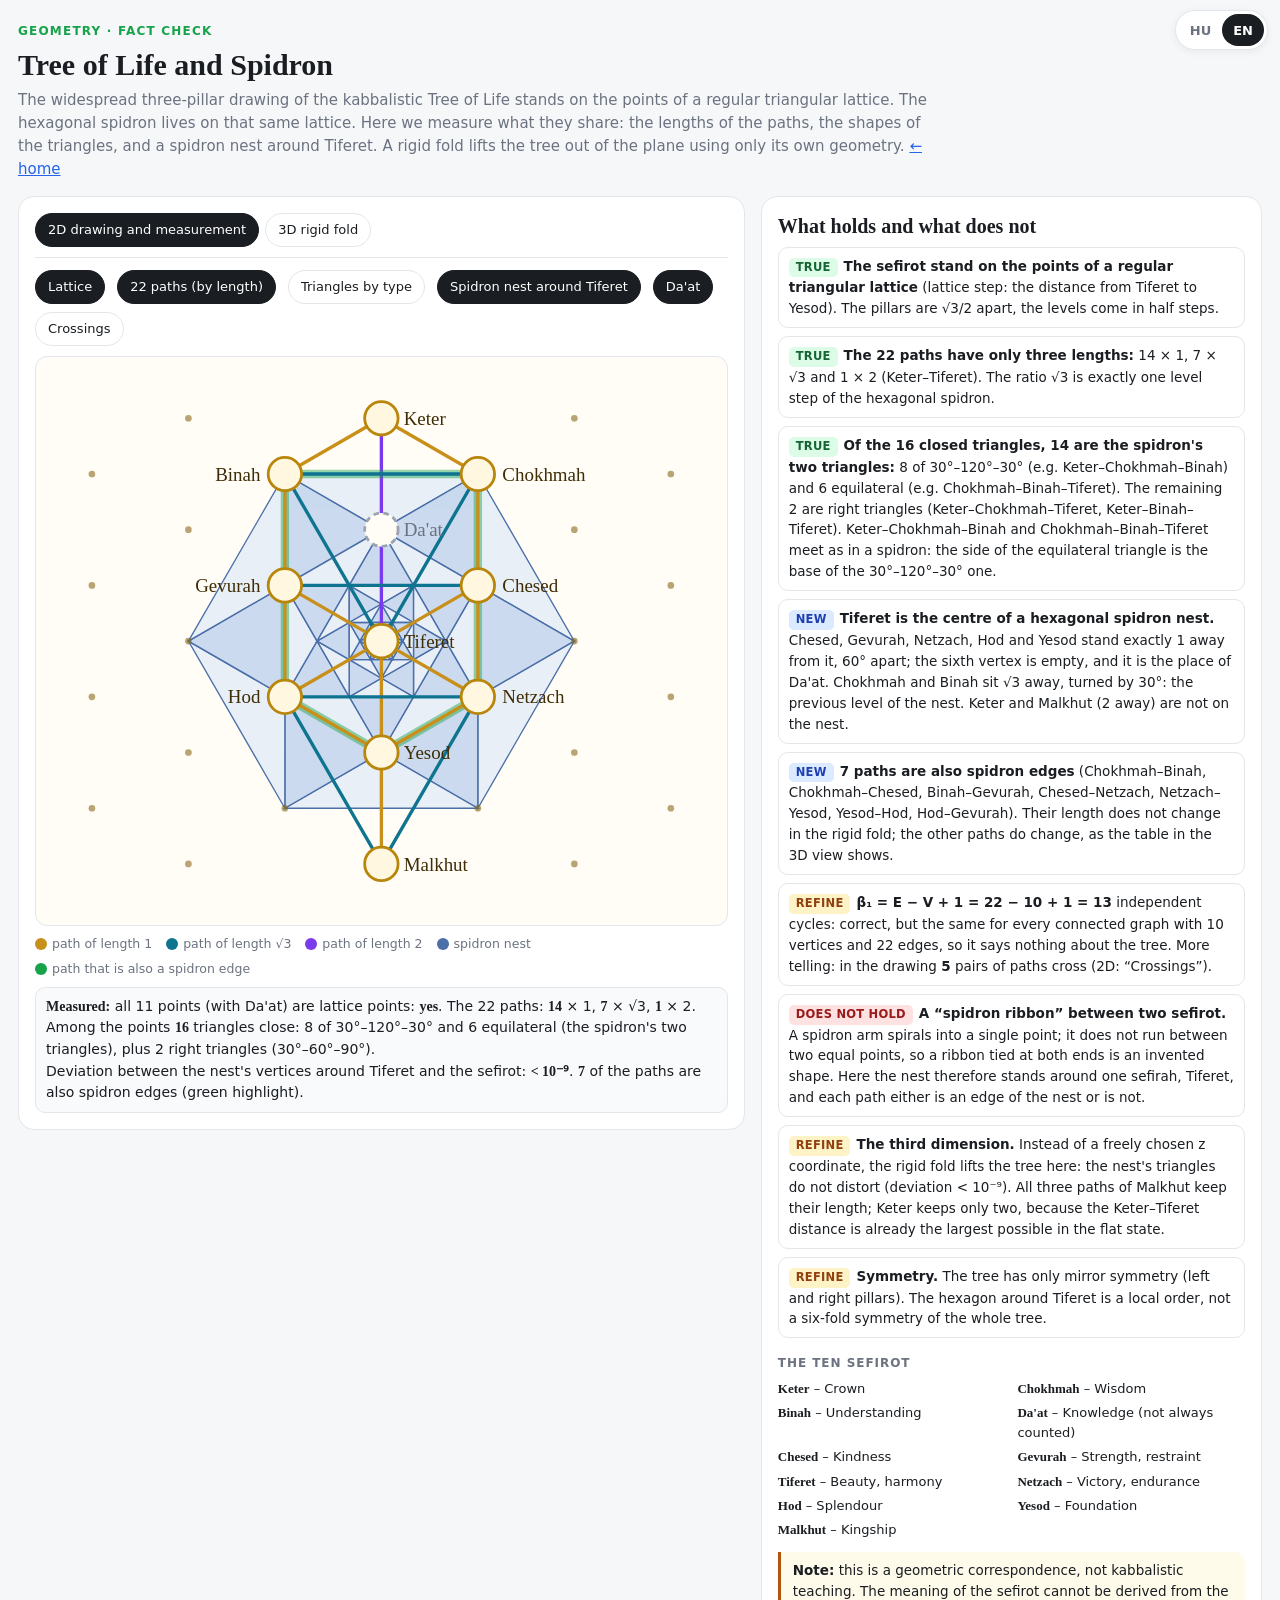
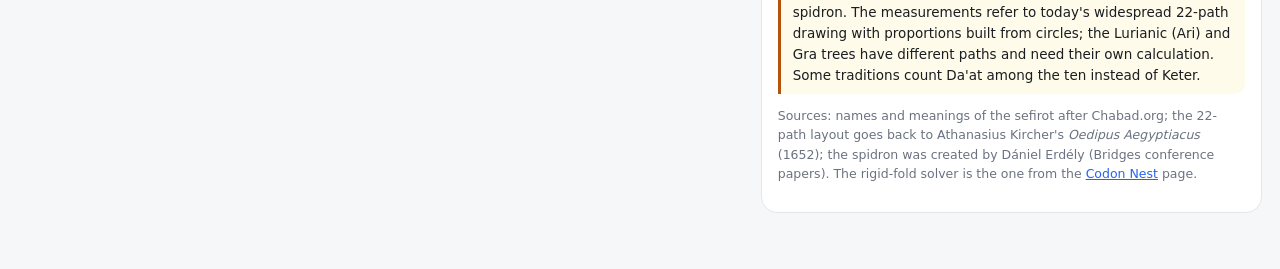
<file: elet-faja.html>
<!doctype html>
<html lang="hu">
<head>
<meta charset="utf-8">
<meta name="viewport" content="width=device-width,initial-scale=1">
<title>Élet fája és spidron / Tree of Life and Spidron</title>
<meta name="description" content="A kabbalisztikus Élet fája és a hatszögű spidron közös geometriája: rács, úthosszak, háromszögtípusok, spidron-fészek Tiferet körül és merev 3D hajtás. / The shared geometry of the kabbalistic Tree of Life and the hexagonal spidron: lattice, path lengths, triangle types, a spidron nest around Tiferet and a rigid 3D fold.">
<meta property="og:type" content="website">
<meta property="og:title" content="Élet fája és spidron / Tree of Life and Spidron">
<meta property="og:description" content="Mérve, nem állítva: mi közös az Élet fájában és a spidronban. / Measured, not claimed: what the Tree of Life and the spidron share.">
<meta property="og:url" content="https://madcsaba.github.io/spidron/elet-faja.html">
<script>
(function(){var l;try{l=localStorage.getItem("sjk-lang")}catch(e){}
if(l!=="hu"&&l!=="en")l=(navigator.language||"").toLowerCase().indexOf("hu")===0?"hu":"en";
document.documentElement.setAttribute("data-lang",l);document.documentElement.lang=l;})();
</script>
<script src="vendor/three.min.js"></script>
<style>
  :root{--bg:#f6f7f9;--panel:#fff;--line:#e3e6ea;--ink:#1a1d21;--dim:#6b7280;--acc:#2563eb;--green:#16a34a;--gold:#c8901a;--red:#dc2626;--amber:#b45309;
    --display:ui-sans-serif,system-ui,"Segoe UI",Helvetica,Arial;--serif:Georgia,'Times New Roman',serif}
  html[data-lang="hu"] .en{display:none}
  html[data-lang="en"] .hu{display:none}
  *{box-sizing:border-box}
  body{margin:0;background:var(--bg);color:var(--ink);font:15px/1.55 var(--display)}
  .wrap{max-width:1320px;margin:0 auto;padding:22px 18px 56px}
  .kicker{font-size:12px;letter-spacing:.1em;text-transform:uppercase;color:var(--green);font-weight:700}
  h1{font:600 30px/1.2 var(--serif);margin:6px 0}
  h2{font:600 20px/1.3 var(--serif);margin:0 0 8px}
  h3{font-size:12px;letter-spacing:.08em;text-transform:uppercase;color:var(--dim);margin:16px 0 6px}
  .lead{color:var(--dim);max-width:920px;margin:0 0 14px}
  .grid{display:grid;grid-template-columns:minmax(0,1.45fr) minmax(0,1fr);gap:16px;align-items:start}
  @media (max-width:1000px){.grid{grid-template-columns:minmax(0,1fr)}}
  .card{background:var(--panel);border:1px solid var(--line);border-radius:16px;padding:16px}
  .bar{display:flex;flex-wrap:wrap;gap:8px 12px;align-items:center;margin:0 0 10px}
  .bar .lbl{font-size:12.5px;color:var(--dim)}
  .bar label{font-size:13px;color:var(--dim);display:flex;align-items:center;gap:6px}
  input[type=range]{width:110px}
  button.t{border:1px solid var(--line);background:#fff;border-radius:999px;padding:6px 12px;font:13px var(--display);cursor:pointer;color:var(--ink);min-height:34px}
  button.t:hover{border-color:#c5cad1}
  button.t.on{background:var(--ink);color:#fff;border-color:var(--ink)}
  button:focus-visible{outline:2px solid var(--acc);outline-offset:2px}
  .tabs{display:flex;gap:6px;margin-bottom:12px;border-bottom:1px solid var(--line);padding-bottom:10px}
  .stage{position:relative;border-radius:12px;overflow:hidden;background:radial-gradient(ellipse at 50% 42%,#fffdf6 0%,#ece8de 100%);border:1px solid var(--line)}
  #gl{display:block;width:100%;height:min(70vh,620px);touch-action:none;cursor:grab}
  #svg2d{display:block;width:100%;height:auto;max-height:min(70vh,620px);background:#fffdf6;border-radius:12px;border:1px solid var(--line)}
  .hint{position:absolute;left:10px;bottom:8px;font-size:12px;color:var(--dim);pointer-events:none;background:rgba(255,255,255,.85);padding:2px 6px;border-radius:6px}
  .legend{display:flex;flex-wrap:wrap;gap:6px 14px;font-size:12.5px;color:var(--dim);margin-top:8px}
  .legend i{display:inline-block;width:12px;height:12px;border-radius:50%;margin-right:5px;vertical-align:-2px}
  .readout{font-size:14px;margin-top:8px;padding:8px 10px;background:#f8fafc;border:1px solid var(--line);border-radius:10px}
  .readout b{font-family:var(--serif)}
  .truths{list-style:none;margin:0;padding:0;display:grid;gap:8px}
  .truths li{border:1px solid var(--line);border-radius:10px;padding:8px 10px;font-size:13.5px}
  .tag{display:inline-block;font-size:11.5px;font-weight:700;padding:1px 7px;border-radius:5px;margin-right:6px;letter-spacing:.02em}
  .ok{background:#dcfce7;color:#166534}.fix{background:#fef3c7;color:#92400e}.no{background:#fee2e2;color:#991b1b}.new{background:#dbeafe;color:#1e40af}
  table{border-collapse:collapse;width:100%;font-size:13px;min-width:460px}
  th,td{border-bottom:1px solid var(--line);padding:6px 6px;text-align:left;vertical-align:top}
  th{color:var(--dim);font-weight:600;font-size:12px}
  td.m{font-family:ui-monospace,SFMono-Regular,Menlo,monospace;font-size:12.5px}
  .small{font-size:12.5px;color:var(--dim)}
  a{color:var(--acc)}
  .langsw{position:fixed;top:10px;right:12px;z-index:50;display:flex;background:#fff;border:1px solid #e3e6ea;border-radius:999px;padding:3px;box-shadow:0 2px 8px rgba(0,0,0,.06)}
  .langsw button{border:0;background:none;font:600 13px var(--display);color:#6b7280;padding:5px 11px;border-radius:999px;cursor:pointer;min-height:32px}
  .langsw button[aria-pressed="true"]{background:#1a1d21;color:#fff}
  [hidden]{display:none!important}
  #lbls{position:absolute;inset:0;pointer-events:none;overflow:hidden}
  .names{display:grid;grid-template-columns:repeat(auto-fill,minmax(150px,1fr));gap:4px 12px;font-size:13px;margin:0;padding:0;list-style:none}
  .names b{font-family:var(--serif)}
  .note{border-left:3px solid var(--amber);background:#fffbeb;padding:8px 12px;border-radius:0 10px 10px 0;font-size:13.5px;margin:12px 0 0}
  .lbl3d{position:absolute;transform:translate(-50%,-140%);font:600 11.5px var(--display);color:#3f2d06;background:rgba(255,253,246,.85);padding:0 4px;border-radius:4px;pointer-events:none;white-space:nowrap}
  .scroll{overflow-x:auto}
</style>
</head>
<body>
<div class="wrap">
  <div class="kicker"><span class="hu">Geometria · ellenőrzés</span><span class="en">Geometry · fact check</span></div>
  <h1><span class="hu">Élet fája és spidron</span><span class="en">Tree of Life and Spidron</span></h1>
  <p class="lead"><span class="hu">A kabbalisztikus Élet fája elterjedt háromoszlopos rajza egy szabályos háromszögrács pontjain áll. Ezen a rácson a hatszögű spidron is otthon van. Itt megmérjük, mi közös bennük: az utak hossza, a háromszögek alakja, és egy spidron-fészek Tiferet körül. A merev hajtás a fát a saját geometriájából emeli ki a síkból.</span><span class="en">The widespread three-pillar drawing of the kabbalistic Tree of Life stands on the points of a regular triangular lattice. The hexagonal spidron lives on that same lattice. Here we measure what they share: the lengths of the paths, the shapes of the triangles, and a spidron nest around Tiferet. A rigid fold lifts the tree out of the plane using only its own geometry.</span> <a href="index.html"><span class="hu">← nyitóoldal</span><span class="en">← home</span></a></p>

  <div class="grid">
    <section class="card">
      <div class="tabs" role="tablist">
        <button class="t on" data-tab="2d" role="tab"><span class="hu">2D rajz és mérés</span><span class="en">2D drawing and measurement</span></button>
        <button class="t" data-tab="3d" role="tab"><span class="hu">3D merev hajtás</span><span class="en">3D rigid fold</span></button>
      </div>

      <div id="pane2d">
        <div class="bar">
          <button class="t on" data-show="lattice"><span class="hu">Rács</span><span class="en">Lattice</span></button>
          <button class="t on" data-show="paths"><span class="hu">22 út (hossz szerint)</span><span class="en">22 paths (by length)</span></button>
          <button class="t" data-show="tris"><span class="hu">Háromszögek típus szerint</span><span class="en">Triangles by type</span></button>
          <button class="t on" data-show="nest"><span class="hu">Spidron-fészek Tiferet körül</span><span class="en">Spidron nest around Tiferet</span></button>
          <button class="t on" data-show="daat">Da'at</button>
          <button class="t" data-show="cross"><span class="hu">Metszések</span><span class="en">Crossings</span></button>
        </div>
        <svg id="svg2d" viewBox="-3.1 -2.55 6.2 5.1" role="img" aria-label="Élet fája / Tree of Life"></svg>
        <div class="legend">
          <span><i style="background:#c8901a"></i><span class="hu">út, hossza 1</span><span class="en">path of length 1</span></span>
          <span><i style="background:#0e7490"></i><span class="hu">út, hossza √3</span><span class="en">path of length √3</span></span>
          <span><i style="background:#7c3aed"></i><span class="hu">út, hossza 2</span><span class="en">path of length 2</span></span>
          <span><i style="background:#4b6fa8"></i><span class="hu">spidron-fészek</span><span class="en">spidron nest</span></span>
          <span><i style="background:#16a34a"></i><span class="hu">út, amely egyben spidron-él</span><span class="en">path that is also a spidron edge</span></span>
        </div>
        <div class="readout" id="read2d"></div>
      </div>

      <div id="pane3d" hidden>
        <div class="bar">
          <label><span class="hu">Hajtásmélység</span><span class="en">Fold depth</span> <input type="range" id="fold" min="0" max="100" value="60"></label>
          <button class="t on" id="breathe"><span class="hu">⇅ Lélegzés</span><span class="en">⇅ Breathe</span></button>
          <button class="t on" id="mesh"><span class="hu">△ Spidron-felület</span><span class="en">△ Spidron surface</span></button>
          <button class="t on" id="labels"><span class="hu">Nevek</span><span class="en">Names</span></button>
          <button class="t on" id="spin"><span class="hu">⟳ Forgás</span><span class="en">⟳ Spin</span></button>
          <button class="t" data-view="front"><span class="hu">Elölnézet</span><span class="en">Front view</span></button>
          <button class="t" data-view="side"><span class="hu">Oldalnézet</span><span class="en">Side view</span></button>
        </div>
        <div class="stage" id="stage"><canvas id="gl"></canvas><div id="lbls"></div><div class="hint"><span class="hu">Húzd: forgatás · görgő: nagyítás</span><span class="en">Drag: rotate · wheel: zoom</span></div></div>
        <div class="legend">
          <span><i style="background:#e0a82e"></i><span class="hu">szefira</span><span class="en">sefirah</span></span>
          <span><i style="background:#16a34a"></i><span class="hu">út, amely spidron-él: hossza a hajtásban sem változik</span><span class="en">path that is a spidron edge: its length never changes in the fold</span></span>
          <span><i style="background:#9ca3af"></i><span class="hu">többi út: a hossza változik</span><span class="en">other paths: their length changes</span></span>
          <span><i style="background:#7aa7e0"></i><span class="hu">a Tiferet körüli merev spidron-fészek</span><span class="en">the rigid spidron nest around Tiferet</span></span>
        </div>
        <div class="readout" id="read3d"></div>
        <div class="scroll"><table id="ptab"></table></div>
      </div>
    </section>

    <aside class="card">
      <h2><span class="hu">Mi igaz és mi nem</span><span class="en">What holds and what does not</span></h2>
      <ul class="truths" id="truths"></ul>
      <h3><span class="hu">A tíz szefira</span><span class="en">The ten sefirot</span></h3>
      <ul class="names" id="names"></ul>
      <p class="note"><span class="hu"><b>Fontos:</b> ez geometriai megfeleltetés, nem kabbalisztikus tanítás. A szefirák jelentése nem vezethető le a spidronból. A mérések a ma elterjedt, 22 utas, körökből szerkesztett arányú rajzra vonatkoznak; a luriánus (Ari) és a Gra-féle fa útjai mások, azokra külön kell számolni. Egyes hagyományok Keter helyett Da'atot számítják a tíz közé.</span><span class="en"><b>Note:</b> this is a geometric correspondence, not kabbalistic teaching. The meaning of the sefirot cannot be derived from the spidron. The measurements refer to today's widespread 22-path drawing with proportions built from circles; the Lurianic (Ari) and Gra trees have different paths and need their own calculation. Some traditions count Da'at among the ten instead of Keter.</span></p>
      <p class="small"><span class="hu">Források: a szefirák nevei és jelentése a Chabad.org ismertetői alapján; a 22 utas elrendezés Athanasius Kircher <i>Oedipus Aegyptiacus</i> (1652) rajzára megy vissza; a spidron Erdély Dániel alkotása (Bridges-konferenciák anyagai). A merev hajtás megoldója a <a href="kodonfeszek/">Kodonfészek</a> oldalé.</span><span class="en">Sources: names and meanings of the sefirot after Chabad.org; the 22-path layout goes back to Athanasius Kircher's <i>Oedipus Aegyptiacus</i> (1652); the spidron was created by Dániel Erdély (Bridges conference papers). The rigid-fold solver is the one from the <a href="kodonfeszek/">Codon Nest</a> page.</span></p>
    </aside>
  </div>
</div>
<div class="langsw" role="group" aria-label="Nyelv / Language"><button type="button" data-l="hu">HU</button><button type="button" data-l="en">EN</button></div>

<script>
(function(){
"use strict";
const $=s=>document.querySelector(s);
const L=()=>document.documentElement.getAttribute("data-lang")==="en"?"en":"hu";
const T=(hu,en)=>L()==="en"?en:hu;
const num=(x,d)=>{const s=x.toFixed(d);return L()==="en"?s:s.replace(".",",");};
const ex=x=>x<1e-9?"< 10⁻⁹":x.toExponential(1);
const s3=Math.sqrt(3),DEG=Math.PI/180;
const S={tab:"2d",show:{lattice:true,paths:true,tris:false,nest:true,daat:true,cross:false},fold:.6,breathe:true,mesh:true,labels:true,spin:true};

/* ---------- the tree: three-pillar layout on a triangular lattice (step 1), Tiferet at the origin, y up ---------- */
const NODES={K:[0,2],Ch:[s3/2,1.5],B:[-s3/2,1.5],D:[0,1],Che:[s3/2,.5],G:[-s3/2,.5],T:[0,0],N:[s3/2,-.5],H:[-s3/2,-.5],Y:[0,-1],M:[0,-2]};
const NAME={K:["Keter","Keter","Korona","Crown"],Ch:["Chokhma","Chokhmah","Bölcsesség","Wisdom"],B:["Bina","Binah","Megértés","Understanding"],
  D:["Da'at","Da'at","Tudás","Knowledge"],Che:["Chesed","Chesed","Szeretet, kegyelem","Kindness"],G:["Gevura","Gevurah","Erő, szigor","Strength, restraint"],
  T:["Tiferet","Tiferet","Szépség, harmónia","Beauty, harmony"],N:["Necach","Netzach","Győzelem, kitartás","Victory, endurance"],H:["Hod","Hod","Ragyogás, dicsőség","Splendour"],
  Y:["Jeszod","Yesod","Alap","Foundation"],M:["Malkut","Malkhut","Királyság","Kingship"]};
const nm=k=>NAME[k][L()==="en"?1:0];
const PATHS="K-Ch K-B K-T Ch-B Ch-T Ch-Che B-T B-G Che-G Che-T Che-N G-T G-H T-N T-Y T-H N-H N-Y N-M H-Y H-M Y-M".split(" ").map(e=>e.split("-"));
const TEN=Object.keys(NODES).filter(k=>k!=="D");
const dist2=(a,b)=>Math.hypot(a[0]-b[0],a[1]-b[1]);

/* hexagonal spidron nest around Tiferet: level n has radius √3·(1/√3)^n, vertex k at angle 60° − 30°·n − 60°·k.
   level 0 (radius √3) passes through Chokhmah (k=0) and Binah (k=5); level 1 (radius 1) through
   Chesed (0), Netzach (1), Yesod (2), Hod (3), Gevurah (4) and the empty place of Da'at (5). */
const ONNEST={Ch:[0,0],B:[0,5],Che:[1,0],N:[1,1],Y:[1,2],H:[1,3],G:[1,4],D:[1,5]};
const R0=s3,NL=12;
function chainStep(Rr,a){const r=Rr/s3;if(Math.abs(a)<1e-12)return[0,Math.PI/6];const rho=Math.sqrt(Rr*Rr-4*a*a);
  const F=x=>{const rp=Math.sqrt(r*r-4*x*x),d=Math.PI/6+Math.asin(Math.max(-1,Math.min(1,2*a*x/(rho*rp))));return[rho*rho+rp*rp-2*rho*rp*Math.cos(d)+(a-x)*(a-x)-r*r,d];};
  let x0=-a/s3*.8,x1=-a/s3,f0=F(x0)[0],f1=F(x1)[0];for(let i=0;i<60&&Math.abs(f1)>1e-15&&f1!==f0;i++){const x2=x1-f1*(x1-x0)/(f1-f0);x0=x1;f0=f1;x1=x2;f1=F(x1)[0];}return[x1,F(x1)[1]];}
const LV=[];
function shape(relief){let Rr=R0,a=relief*R0,th=0;LV.length=0;
  for(let j=0;j<=NL;j++){LV.push({a,th,rho:Math.sqrt(Math.max(Rr*Rr-4*a*a,0))});const st=chainStep(Rr,a);a=st[0];th+=st[1]-Math.PI/6;Rr/=s3;}}
const vp=(n,k)=>{const Lv=LV[n],ang=(60-30*n-60*k)*DEG-Lv.th;return [Lv.rho*Math.cos(ang),Lv.rho*Math.sin(ang),(((k%6)+6)%2?-1:1)*Lv.a];};
const d3=(p,q)=>Math.hypot(p[0]-q[0],p[1]-q[1],p[2]-q[2]);
/* spidron edges of the nest (as unordered vertex pairs) */
function nestEdges(levels){const E=[];for(let n=0;n<levels;n++)for(let k=0;k<6;k++){const a=[n,k],b=[n,(k+1)%6],c=[n+1,k],d=[n+1,(k+1)%6];E.push([a,b],[b,c],[c,a],[c,d]);}return E;}
const key=v=>v[0]+":"+v[1];
const NE=new Set(nestEdges(2).map(([a,b])=>[key(a),key(b)].sort().join("|")));
const isSpidronEdge=(a,b)=>ONNEST[a]&&ONNEST[b]&&NE.has([key(ONNEST[a]),key(ONNEST[b])].sort().join("|"));

/* ---------- facts, computed ---------- */
const F={};
(function facts(){
  F.onLattice=Object.keys(NODES).every(k=>{const [x,y]=NODES[k],i=x/(s3/2),j=y-i/2;return Math.abs(i-Math.round(i))<1e-9&&Math.abs(j-Math.round(j))<1e-9;});
  F.len={};PATHS.forEach(([a,b])=>{const l=dist2(NODES[a],NODES[b]),c=Math.abs(l-1)<1e-9?"1":Math.abs(l-s3)<1e-9?"√3":Math.abs(l-2)<1e-9?"2":l.toFixed(3);F.len[c]=(F.len[c]||0)+1;});
  const has=(a,b)=>PATHS.some(([x,y])=>(x===a&&y===b)||(x===b&&y===a));
  F.tris=[];for(let i=0;i<TEN.length;i++)for(let j=i+1;j<TEN.length;j++)for(let k=j+1;k<TEN.length;k++){const t=[TEN[i],TEN[j],TEN[k]];
    if(has(t[0],t[1])&&has(t[1],t[2])&&has(t[0],t[2])){const l=[dist2(NODES[t[0]],NODES[t[1]]),dist2(NODES[t[1]],NODES[t[2]]),dist2(NODES[t[0]],NODES[t[2]])].sort((x,y)=>x-y);
      const type=Math.abs(l[2]-l[0])<1e-9?"eq":Math.abs(l[0]-l[1])<1e-9&&Math.abs(l[2]-s3*l[0])<1e-9?"iso":Math.abs(l[2]*l[2]-l[0]*l[0]-l[1]*l[1])<1e-9?"right":"other";F.tris.push({t,type});}}
  F.count=F.tris.reduce((o,x)=>(o[x.type]=(o[x.type]||0)+1,o),{});
  const X=(p,q,r,s)=>{const o=(a,b,c)=>Math.sign((b[0]-a[0])*(c[1]-a[1])-(b[1]-a[1])*(c[0]-a[0]));return o(p,q,r)*o(p,q,s)<0&&o(r,s,p)*o(r,s,q)<0;};
  F.cross=[];for(let i=0;i<PATHS.length;i++)for(let j=i+1;j<PATHS.length;j++){const [a,b]=PATHS[i],[c,d]=PATHS[j];if(new Set([a,b,c,d]).size<4)continue;
    const P1=NODES[a],P2=NODES[b],P3=NODES[c],P4=NODES[d];if(X(P1,P2,P3,P4)){const den=(P1[0]-P2[0])*(P3[1]-P4[1])-(P1[1]-P2[1])*(P3[0]-P4[0]),t=((P1[0]-P3[0])*(P3[1]-P4[1])-(P1[1]-P3[1])*(P3[0]-P4[0]))/den;
      F.cross.push({p:[a,b],q:[c,d],at:[P1[0]+t*(P2[0]-P1[0]),P1[1]+t*(P2[1]-P1[1])]});}}
  // nest check in the flat state: every on-nest node coincides with its nest vertex
  shape(0);F.nestFit=Math.max(...Object.keys(ONNEST).map(k=>{const v=vp(...ONNEST[k]);return Math.hypot(v[0]-NODES[k][0],v[1]-NODES[k][1]);}));
  F.hexR=["Che","G","N","H","Y"].map(k=>dist2(NODES[k],NODES.T));F.spidronPaths=PATHS.filter(([a,b])=>isSpidronEdge(a,b)).length;
  F.beta=PATHS.length-TEN.length+1;
})();

/* ---------- 2D ---------- */
const svg=$("#svg2d"),LCOL={"1":"#c8901a","√3":"#0e7490","2":"#7c3aed"};
const TCOL={iso:"#bfdbfe",eq:"#fde68a",right:"#fecaca",other:"#e5e7eb"};
const pt=p=>`${p[0].toFixed(4)},${(-p[1]).toFixed(4)}`;
function draw2D(){let s="";
  if(S.show.tris)F.tris.forEach(({t,type})=>{s+=`<polygon points="${t.map(k=>pt(NODES[k])).join(" ")}" fill="${TCOL[type]}" fill-opacity=".75" stroke="none"/>`;});
  if(S.show.nest){shape(0);for(let n=0;n<8;n++)for(let k=0;k<6;k++){const iso=[vp(n,k),vp(n,k+1),vp(n+1,k)],eq=[vp(n,k+1),vp(n+1,k),vp(n+1,k+1)];
    s+=`<polygon points="${iso.map(pt).join(" ")}" fill="#dbe7f7" fill-opacity="${S.show.tris?.25:.6}" stroke="#4b6fa8" stroke-width="0.012"/>`;
    s+=`<polygon points="${eq.map(pt).join(" ")}" fill="#a9c3ea" fill-opacity="${S.show.tris?.25:.6}" stroke="#4b6fa8" stroke-width="0.012"/>`;}}
  if(S.show.lattice)for(let i=-3;i<=3;i++)for(let j=-6;j<=6;j++){const x=i*s3/2,y=j+i/2;if(Math.abs(x)<=2.9&&y>=-2.4&&y<=2.4)s+=`<circle cx="${x.toFixed(4)}" cy="${(-y).toFixed(4)}" r="0.03" fill="#8a6a1e" opacity=".6"/>`;}
  if(S.show.paths)PATHS.forEach(([a,b])=>{const l=dist2(NODES[a],NODES[b]),c=Math.abs(l-1)<1e-9?"1":Math.abs(l-s3)<1e-9?"√3":"2",sp=isSpidronEdge(a,b);
    if(sp)s+=`<line x1="${NODES[a][0]}" y1="${-NODES[a][1]}" x2="${NODES[b][0]}" y2="${-NODES[b][1]}" stroke="#16a34a" stroke-width="0.075" stroke-linecap="round" opacity=".45"/>`;
    s+=`<line x1="${NODES[a][0]}" y1="${-NODES[a][1]}" x2="${NODES[b][0]}" y2="${-NODES[b][1]}" stroke="${LCOL[c]}" stroke-width="0.03" stroke-linecap="round"/>`;});
  if(S.show.cross)F.cross.forEach(c=>{const [x,y]=c.at,r=.07;s+=`<path d="M${x-r},${-y-r}L${x+r},${-y+r}M${x-r},${-y+r}L${x+r},${-y-r}" stroke="#dc2626" stroke-width="0.03"/>`;});
  Object.keys(NODES).forEach(k=>{if(k==="D"&&!S.show.daat)return;const [x,y]=NODES[k],dd=k==="D";
    s+=`<circle cx="${x}" cy="${-y}" r="0.15" fill="${dd?"#fffdf6":"#fff7e0"}" stroke="${dd?"#9ca3af":"#b8860b"}" stroke-width="0.025" ${dd?'stroke-dasharray="0.05 0.04"':""}/>`;
    const right=x>0.1,left=x<-0.1,tx=right?x+.22:left?x-.22:x+.2,anc=right?"start":left?"end":"start";
    s+=`<text x="${tx.toFixed(3)}" y="${(-y+.06).toFixed(3)}" font-size="0.17" text-anchor="${anc}" fill="${dd?"#6b7280":"#3f2d06"}" font-family="Georgia,serif">${nm(k)}</text>`;});
  svg.innerHTML=s;
  const c=F.count;let r=T(`<b>Mérés:</b> a 11 pont (Da'attal) mind rácspont: <b>${F.onLattice?"igen":"nem"}</b>. A 22 út hossza: <b>${F.len["1"]}</b> × 1, <b>${F.len["√3"]}</b> × √3, <b>${F.len["2"]}</b> × 2. A pontok közt <b>${F.tris.length}</b> háromszög záródik: ${c.iso} db 30°–120°–30°-os és ${c.eq} egyenlő oldalú (ez a spidron két háromszöge), valamint ${c.right||0} derékszögű (30°–60°–90°).`,
    `<b>Measured:</b> all 11 points (with Da'at) are lattice points: <b>${F.onLattice?"yes":"no"}</b>. The 22 paths: <b>${F.len["1"]}</b> × 1, <b>${F.len["√3"]}</b> × √3, <b>${F.len["2"]}</b> × 2. Among the points <b>${F.tris.length}</b> triangles close: ${c.iso} of 30°–120°–30° and ${c.eq} equilateral (the spidron's two triangles), plus ${c.right||0} right triangles (30°–60°–90°).`);
  if(S.show.nest)r+="<br>"+T(`A Tiferet körüli spidron-fészek csúcsai és a szefirák eltérése: <b>${ex(F.nestFit)}</b>. Az utak közül <b>${F.spidronPaths}</b> egyben spidron-él (zöld kiemelés).`,`Deviation between the nest's vertices around Tiferet and the sefirot: <b>${ex(F.nestFit)}</b>. <b>${F.spidronPaths}</b> of the paths are also spidron edges (green highlight).`);
  if(S.show.cross)r+="<br>"+T(`A rajzban <b>${F.cross.length}</b> útpár metszi egymást: `,`In the drawing <b>${F.cross.length}</b> pairs of paths cross: `)+F.cross.map(c=>`${nm(c.p[0])}–${nm(c.p[1])} × ${nm(c.q[0])}–${nm(c.q[1])}`).join("; ")+".";
  if(S.show.tris)r+="<br>"+T("Kék: 30°–120°–30°, sárga: egyenlő oldalú, piros: derékszögű.","Blue: 30°–120°–30°, yellow: equilateral, red: right triangle.");
  $("#read2d").innerHTML=r;}

/* ---------- 3D ---------- */
const cv=$("#gl"),stage=$("#stage"),lbls=$("#lbls");
const renderer=new THREE.WebGLRenderer({canvas:cv,antialias:true,alpha:true});renderer.setPixelRatio(Math.min(2,window.devicePixelRatio||1));
const scene=new THREE.Scene(),camera=new THREE.PerspectiveCamera(34,1,.1,100);
scene.add(new THREE.HemisphereLight(0xffffff,0x9a8f7a,.85));const dl=new THREE.DirectionalLight(0xffffff,.7);dl.position.set(3,5,6);scene.add(dl);
const nestMat=new THREE.MeshStandardMaterial({vertexColors:true,side:THREE.DoubleSide,flatShading:true,roughness:.55,transparent:true,opacity:.82});
const nestGeo=new THREE.BufferGeometry(),nestMesh=new THREE.Mesh(nestGeo,nestMat);scene.add(nestMesh);
const NT=(NL-1)*6*2+6,posArr=new Float32Array(NT*9),colArr=new Float32Array(NT*9);
nestGeo.setAttribute("position",new THREE.BufferAttribute(posArr,3));nestGeo.setAttribute("color",new THREE.BufferAttribute(colArr,3));
(function(){const c1=new THREE.Color(0xc9dcf5),c2=new THREE.Color(0x7aa7e0);let i=0;for(let n=0;n<NL-1;n++)for(let k=0;k<6;k++)for(const c of [c1,c2])for(let v=0;v<3;v++){colArr.set([c.r,c.g,c.b],i);i+=3;}
  for(let k=0;k<6;k++)for(let v=0;v<3;v++){colArr.set([c2.r,c2.g,c2.b],i);i+=3;}})();
const nodeMat=new THREE.MeshStandardMaterial({color:0xe0a82e,roughness:.35,metalness:.25}),daatMat=new THREE.MeshStandardMaterial({color:0xd1d5db,roughness:.5,transparent:true,opacity:.6});
const nodeMesh={};Object.keys(NODES).forEach(k=>{const m=new THREE.Mesh(new THREE.SphereGeometry(k==="D"?.08:.11,24,16),k==="D"?daatMat:nodeMat);scene.add(m);nodeMesh[k]=m;
  const el=document.createElement("div");el.className="lbl3d";lbls.appendChild(el);m.userData.el=el;});
const greenMat=new THREE.MeshStandardMaterial({color:0x16a34a,roughness:.5}),greyMat=new THREE.MeshStandardMaterial({color:0x9ca3af,roughness:.5});
const cyl=new THREE.CylinderGeometry(.025,.025,1,10);
const pathMesh=PATHS.map(([a,b])=>{const m=new THREE.Mesh(cyl,isSpidronEdge(a,b)?greenMat:greyMat);scene.add(m);return m;});
/* trilateration: point at distances r1,r2,r3 from p1,p2,p3; of the two solutions take the one nearer to `near` */
function trilat(p1,p2,p3,r1,r2,r3,near){const v=(a,b)=>[a[0]-b[0],a[1]-b[1],a[2]-b[2]],dot=(a,b)=>a[0]*b[0]+a[1]*b[1]+a[2]*b[2],sc=(a,s)=>a.map(x=>x*s),add=(a,b)=>a.map((x,i)=>x+b[i]),
  cr=(a,b)=>[a[1]*b[2]-a[2]*b[1],a[2]*b[0]-a[0]*b[2],a[0]*b[1]-a[1]*b[0]],nrm=a=>sc(a,1/Math.hypot(...a));
  const ex_=nrm(v(p2,p1)),i=dot(ex_,v(p3,p1)),ey=nrm(v(v(p3,p1),sc(ex_,i))),ez=cr(ex_,ey),d=Math.hypot(...v(p2,p1)),j=dot(ey,v(p3,p1));
  const x=(r1*r1-r2*r2+d*d)/(2*d),y=(r1*r1-r3*r3+i*i+j*j)/(2*j)-i/j*x,zz=r1*r1-x*x-y*y,z=Math.sqrt(Math.max(0,zz));
  const base=add(p1,add(sc(ex_,x),sc(ey,y))),A=add(base,sc(ez,z)),B=add(base,sc(ez,-z));return {p:d3(A,near)<=d3(B,near)?A:B,res:Math.max(0,-zz)};}
const P3={},M={relief:0,t:0,err:0,res:0,last:0};
function frame(relief){shape(relief);
  let i=0,err=0;const put=p=>{posArr.set(p,i);i+=3;};
  for(let n=0;n<NL-1;n++)for(let k=0;k<6;k++){const iso=[vp(n,k),vp(n,k+1),vp(n+1,k)],eq=[vp(n,k+1),vp(n+1,k),vp(n+1,k+1)];iso.forEach(put);eq.forEach(put);
    if(n<8){const side=R0*Math.pow(s3,-n),leg=side/s3;[[iso[0],iso[1],side],[iso[1],iso[2],leg],[iso[2],iso[0],leg],[eq[0],eq[1],leg],[eq[1],eq[2],leg],[eq[2],eq[0],leg]].forEach(([p,q,w])=>{err=Math.max(err,Math.abs(d3(p,q)/w-1));});}}
  for(let k=0;k<6;k++){put([0,0,0]);put(vp(NL-1,k));put(vp(NL-1,k+1));}
  nestGeo.attributes.position.needsUpdate=true;nestGeo.computeVertexNormals();
  Object.keys(ONNEST).forEach(k=>{P3[k]=vp(...ONNEST[k]);});P3.T=[0,0,0];
  /* Keter and Malkhut are not on the nest.
     Keter: the triangle Keter–Chokhmah–Binah stays rigid and hinges on the spidron edge Chokhmah–Binah, opening away from Tiferet
     (Keter–Tiferet = 2 is the largest distance possible in the flat state, so it cannot be kept once the nest folds).
     Malkhut: placed so that all three of its paths keep their flat lengths. */
  const c=P3.Ch.map((x,i)=>(x+P3.B[i])/2),u=P3.Ch.map((x,i)=>P3.B[i]-x),ul=Math.hypot(...u),un=u.map(x=>x/ul);
  const ct=c.map((x,i)=>x-P3.T[i]),pr=ct[0]*un[0]+ct[1]*un[1]+ct[2]*un[2],w=ct.map((x,i)=>x-pr*un[i]),wl=Math.hypot(...w),rr=Math.sqrt(Math.max(0,1-ul*ul/4));
  P3.K=c.map((x,i)=>x+rr*w[i]/wl);
  const mm=trilat(P3.Y,P3.N,P3.H,1,s3,s3,[0,-2,0]);P3.M=mm.p;
  M.err=err;M.res=mm.res;}
let th=.5,ph=1.25,rad=8,drag=null,camT=null;
function resize(){const r=cv.getBoundingClientRect();if(!r.width)return;renderer.setSize(r.width,r.height,false);camera.aspect=r.width/r.height;camera.updateProjectionMatrix();}
new ResizeObserver(resize).observe(cv);
cv.addEventListener("pointerdown",e=>{drag={x:e.clientX,y:e.clientY};camT=null;cv.setPointerCapture(e.pointerId);cv.style.cursor="grabbing";});
cv.addEventListener("pointermove",e=>{if(!drag)return;th-=(e.clientX-drag.x)*.008;ph=Math.max(.05,Math.min(Math.PI-.05,ph-(e.clientY-drag.y)*.008));drag.x=e.clientX;drag.y=e.clientY;});
cv.addEventListener("pointerup",()=>{drag=null;cv.style.cursor="grab";});
cv.addEventListener("wheel",e=>{e.preventDefault();rad=Math.max(4,Math.min(16,rad*(1+Math.sign(e.deltaY)*.08)));},{passive:false});
const up=new THREE.Vector3(0,1,0),tmp=new THREE.Vector3();
function loop(now){requestAnimationFrame(loop);if(S.tab!=="3d")return;
  const dt=Math.min(.05,(now-(M.last||now))/1000);M.last=now;
  if(camT){th+=(camT[0]-th)*.12;ph+=(camT[1]-ph)*.12;}else if(S.spin&&!drag)th+=.003;
  const Rr=rad*Math.max(1,1/camera.aspect);camera.position.set(Rr*Math.sin(ph)*Math.sin(th),Rr*Math.cos(ph),Rr*Math.sin(ph)*Math.cos(th));camera.lookAt(0,0,0);
  if(S.breathe)M.t+=dt;M.relief=.25*S.fold*(S.breathe?.5-.5*Math.cos(M.t*.9):1);frame(M.relief);
  const V=k=>new THREE.Vector3(P3[k][0],P3[k][1],P3[k][2]);
  Object.keys(nodeMesh).forEach(k=>{const m=nodeMesh[k];m.position.copy(V(k));});
  PATHS.forEach(([a,b],i)=>{const A=V(a),B=V(b),m=pathMesh[i];m.position.copy(A).add(B).multiplyScalar(.5);tmp.copy(B).sub(A);m.scale.set(1,tmp.length(),1);m.quaternion.setFromUnitVectors(up,tmp.normalize());});
  renderer.render(scene,camera);
  const r=cv.getBoundingClientRect();Object.keys(nodeMesh).forEach(k=>{const el=nodeMesh[k].userData.el;if(!S.labels){el.hidden=true;return;}el.hidden=false;
    const p=nodeMesh[k].position.clone().project(camera);el.style.left=((p.x+1)/2*r.width)+"px";el.style.top=((1-p.y)/2*r.height)+"px";el.textContent=nm(k);});
  if((M.tick=(M.tick||0)+1)%12===0)read3d();}
function read3d(){if(!P3.T)frame(M.relief);
  $("#read3d").innerHTML=T(`<b>Merev hajtás</b> (hajtásmélység a/oldal = ${num(M.relief,3)}): a fészek háromszögeinek legnagyobb élhossz-eltérése <b>${ex(M.err)}</b>. A Tiferet körüli hatszög csúcsai felváltva emelkednek és süllyednek: Chesed, Jeszod, Gevura az egyik, Necach, Hod és Da'at helye a másik oldalra. Keter és Malkut nincs a fészken. A Keter–Chokhma–Bina háromszög merev, és a Chokhma–Bina spidron-élen nyílik ki; a Keter–Tiferet út nem tarthatja meg a hosszát, mert síkban épp a lehető legnagyobb. Malkut mindhárom útja megmarad (maradék: <b>${ex(M.res)}</b>).`,
    `<b>Rigid fold</b> (fold depth a/side = ${num(M.relief,3)}): the largest edge-length change in the nest's triangles is <b>${ex(M.err)}</b>. The vertices of the hexagon around Tiferet rise and sink alternately: Chesed, Yesod, Gevurah to one side, Netzach, Hod and the place of Da'at to the other. Keter and Malkhut are not on the nest. The triangle Keter–Chokhmah–Binah stays rigid and opens on the spidron edge Chokhmah–Binah; the Keter–Tiferet path cannot keep its length, because in the flat state it is already the largest possible. All three paths of Malkhut keep their length (residual: <b>${ex(M.res)}</b>).`);
  let rows=`<tr><th>${T("Út","Path")}</th><th>${T("Sík","Flat")}</th><th>${T("Hajtva","Folded")}</th><th>${T("Változás","Change")}</th><th>${T("Szerep","Role")}</th></tr>`;
  PATHS.forEach(([a,b])=>{const l0=dist2(NODES[a],NODES[b]),l=d3(P3[a],P3[b]),ch=(l/l0-1)*100,sp=isSpidronEdge(a,b),kt=(a==="M"||b==="M"),kk=(a==="K"&&b!=="T");
    const role=sp?T("spidron-él","spidron edge"):kk?T("Keter merev háromszöge","Keter's rigid triangle"):kt?T("Malkut rögzítése","fixes Malkhut"):a==="T"||b==="T"?T("Tiferetből kifelé","out from Tiferet"):T("húr a fészken","chord across the nest");
    rows+=`<tr><td>${nm(a)}–${nm(b)}</td><td class="m">${num(l0,3)}</td><td class="m">${num(l,3)}</td><td class="m" style="color:${Math.abs(ch)<1e-6?"#166534":"#92400e"}">${Math.abs(ch)<1e-6?"0":(ch>0?"+":"")+num(ch,2)+"%"}</td><td>${role}</td></tr>`;});
  $("#ptab").innerHTML=rows;}

/* ---------- side panel ---------- */
function drawSide(){const c=F.count,li=(tag,cls,hu,en)=>`<li><span class="tag ${cls}">${tag}</span>${T(hu,en)}</li>`;
  $("#truths").innerHTML=[
    li(T("IGAZ","TRUE"),"ok",`<b>A szefirák egy szabályos háromszögrács pontjain állnak</b> (rácsállandó: Tiferet és Jeszod távolsága). Az oszlopok távolsága √3/2, a szintek fél lépésenként jönnek.`,`<b>The sefirot stand on the points of a regular triangular lattice</b> (lattice step: the distance from Tiferet to Yesod). The pillars are √3/2 apart, the levels come in half steps.`),
    li(T("IGAZ","TRUE"),"ok",`<b>A 22 útnak csak háromféle hossza van:</b> ${F.len["1"]} × 1, ${F.len["√3"]} × √3 és ${F.len["2"]} × 2 (Keter–Tiferet). A √3 arány pontosan a hatszögű spidron egy szintlépése.`,`<b>The 22 paths have only three lengths:</b> ${F.len["1"]} × 1, ${F.len["√3"]} × √3 and ${F.len["2"]} × 2 (Keter–Tiferet). The ratio √3 is exactly one level step of the hexagonal spidron.`),
    li(T("IGAZ","TRUE"),"ok",`<b>A ${F.tris.length} zárt háromszögből ${c.iso+c.eq} a spidron két háromszöge:</b> ${c.iso} darab 30°–120°–30°-os (pl. Keter–Chokhma–Bina) és ${c.eq} egyenlő oldalú (pl. Chokhma–Bina–Tiferet). A maradék ${c.right||0} derékszögű (Keter–Chokhma–Tiferet, Keter–Bina–Tiferet). A Keter–Chokhma–Bina és a Chokhma–Bina–Tiferet háromszög úgy illeszkedik, mint a spidronban: az egyenlő oldalú háromszög oldala a 30°–120°–30°-os alapja.`,
      `<b>Of the ${F.tris.length} closed triangles, ${c.iso+c.eq} are the spidron's two triangles:</b> ${c.iso} of 30°–120°–30° (e.g. Keter–Chokhmah–Binah) and ${c.eq} equilateral (e.g. Chokhmah–Binah–Tiferet). The remaining ${c.right||0} are right triangles (Keter–Chokhmah–Tiferet, Keter–Binah–Tiferet). Keter–Chokhmah–Binah and Chokhmah–Binah–Tiferet meet as in a spidron: the side of the equilateral triangle is the base of the 30°–120°–30° one.`),
    li(T("ÚJ","NEW"),"new",`<b>Tiferet egy hatszögű spidron-fészek közepe.</b> Chesed, Gevura, Necach, Hod és Jeszod pontosan 1 távolságra, 60°-onként áll tőle; a hatodik csúcs üres, és ez Da'at helye. Chokhma és Bina √3 távolságra, 30°-kal elforgatva ül: ez a fészek előző szintje. Keter és Malkut (2 távolságra) nincs a fészken.`,
      `<b>Tiferet is the centre of a hexagonal spidron nest.</b> Chesed, Gevurah, Netzach, Hod and Yesod stand exactly 1 away from it, 60° apart; the sixth vertex is empty, and it is the place of Da'at. Chokhmah and Binah sit √3 away, turned by 30°: the previous level of the nest. Keter and Malkhut (2 away) are not on the nest.`),
    li(T("ÚJ","NEW"),"new",`<b>${F.spidronPaths} út egyben spidron-él</b> (Chokhma–Bina, Chokhma–Chesed, Bina–Gevura, Chesed–Necach, Necach–Jeszod, Jeszod–Hod, Hod–Gevura). Ezek hossza a merev hajtásban sem változik; a többi út hossza igen, ezt a 3D nézet táblázata mutatja.`,
      `<b>${F.spidronPaths} paths are also spidron edges</b> (Chokhmah–Binah, Chokhmah–Chesed, Binah–Gevurah, Chesed–Netzach, Netzach–Yesod, Yesod–Hod, Hod–Gevurah). Their length does not change in the rigid fold; the other paths do change, as the table in the 3D view shows.`),
    li(T("PONTOSÍTANDÓ","REFINE"),"fix",`<b>β₁ = E − V + 1 = ${PATHS.length} − ${TEN.length} + 1 = ${F.beta}</b> független kör: helyes, de minden 10 pontú, 22 élű összefüggő gráfra ugyanennyi, ezért a fáról nem mond semmit. Beszédesebb, hogy a rajzban <b>${F.cross.length}</b> útpár metszi egymást (2D: „Metszések”).`,
      `<b>β₁ = E − V + 1 = ${PATHS.length} − ${TEN.length} + 1 = ${F.beta}</b> independent cycles: correct, but the same for every connected graph with 10 vertices and 22 edges, so it says nothing about the tree. More telling: in the drawing <b>${F.cross.length}</b> pairs of paths cross (2D: “Crossings”).`),
    li(T("NEM TARTHATÓ","DOES NOT HOLD"),"no",`<b>„Spidron-szalag” két szefira között.</b> Egy spidron-kar egyetlen pontba csavarodik, nem két egyenrangú pont között fut; a két végén kötött szalag már kitalált forma. Itt ezért a fészek egy szefira, Tiferet körül áll, és az utak vagy a fészek élei, vagy nem.`,
      `<b>A “spidron ribbon” between two sefirot.</b> A spidron arm spirals into a single point; it does not run between two equal points, so a ribbon tied at both ends is an invented shape. Here the nest therefore stands around one sefirah, Tiferet, and each path either is an edge of the nest or is not.`),
    li(T("PONTOSÍTANDÓ","REFINE"),"fix",`<b>A harmadik dimenzió.</b> Szabadon választott z koordináta helyett itt a merev hajtás emeli ki a fát: a fészek háromszögei nem torzulnak (eltérés < 10⁻⁹). Malkut mindhárom útja megmarad; Keternél csak kettő, mert a Keter–Tiferet távolság síkban már a lehető legnagyobb.`,
      `<b>The third dimension.</b> Instead of a freely chosen z coordinate, the rigid fold lifts the tree here: the nest's triangles do not distort (deviation < 10⁻⁹). All three paths of Malkhut keep their length; Keter keeps only two, because the Keter–Tiferet distance is already the largest possible in the flat state.`),
    li(T("PONTOSÍTANDÓ","REFINE"),"fix",`<b>Szimmetria.</b> A fának csak tükörszimmetriája van (bal és jobb oszlop). A Tiferet körüli hatszög helyi rend, nem az egész fa hatszoros szimmetriája.`,
      `<b>Symmetry.</b> The tree has only mirror symmetry (left and right pillars). The hexagon around Tiferet is a local order, not a six-fold symmetry of the whole tree.`)
  ].join("");
  $("#names").innerHTML=Object.keys(NAME).map(k=>`<li><b>${nm(k)}</b> – ${NAME[k][L()==="en"?3:2]}${k==="D"?T(" (nem mindig számolják)"," (not always counted)"):""}</li>`).join("");}

/* ---------- controls ---------- */
document.querySelectorAll("[data-tab]").forEach(b=>b.addEventListener("click",()=>{S.tab=b.dataset.tab;document.querySelectorAll("[data-tab]").forEach(x=>x.classList.toggle("on",x===b));
  $("#pane3d").hidden=S.tab!=="3d";$("#pane2d").hidden=S.tab!=="2d";if(S.tab==="3d"){resize();read3d();}else draw2D();}));
document.querySelectorAll("[data-show]").forEach(b=>b.addEventListener("click",()=>{const k=b.dataset.show;S.show[k]=!S.show[k];b.classList.toggle("on",S.show[k]);draw2D();}));
const tog=(id,k,f)=>$(id).addEventListener("click",()=>{S[k]=!S[k];$(id).classList.toggle("on",S[k]);if(f)f();});
tog("#breathe","breathe");tog("#mesh","mesh",()=>{nestMesh.visible=S.mesh;});tog("#labels","labels");tog("#spin","spin",()=>{if(S.spin)camT=null;});
$("#fold").addEventListener("input",e=>{S.fold=e.target.value/100;});
const VIEWS={front:[0,Math.PI/2],side:[Math.PI/2,Math.PI/2]};
document.querySelectorAll("[data-view]").forEach(b=>b.addEventListener("click",()=>{camT=VIEWS[b.dataset.view];S.spin=false;$("#spin").classList.remove("on");}));
function applyLang(){const l=L();document.querySelectorAll(".langsw button").forEach(b=>b.setAttribute("aria-pressed",String(b.dataset.l===l)));draw2D();drawSide();read3d();}
document.querySelectorAll(".langsw button").forEach(b=>b.addEventListener("click",()=>{const l=b.dataset.l;try{localStorage.setItem("sjk-lang",l)}catch(e){}
  document.documentElement.setAttribute("data-lang",l);document.documentElement.lang=l;applyLang();window.dispatchEvent(new CustomEvent("sjk:lang",{detail:l}));}));
applyLang();requestAnimationFrame(loop);
})();
</script>
</body>
</html>
</file>
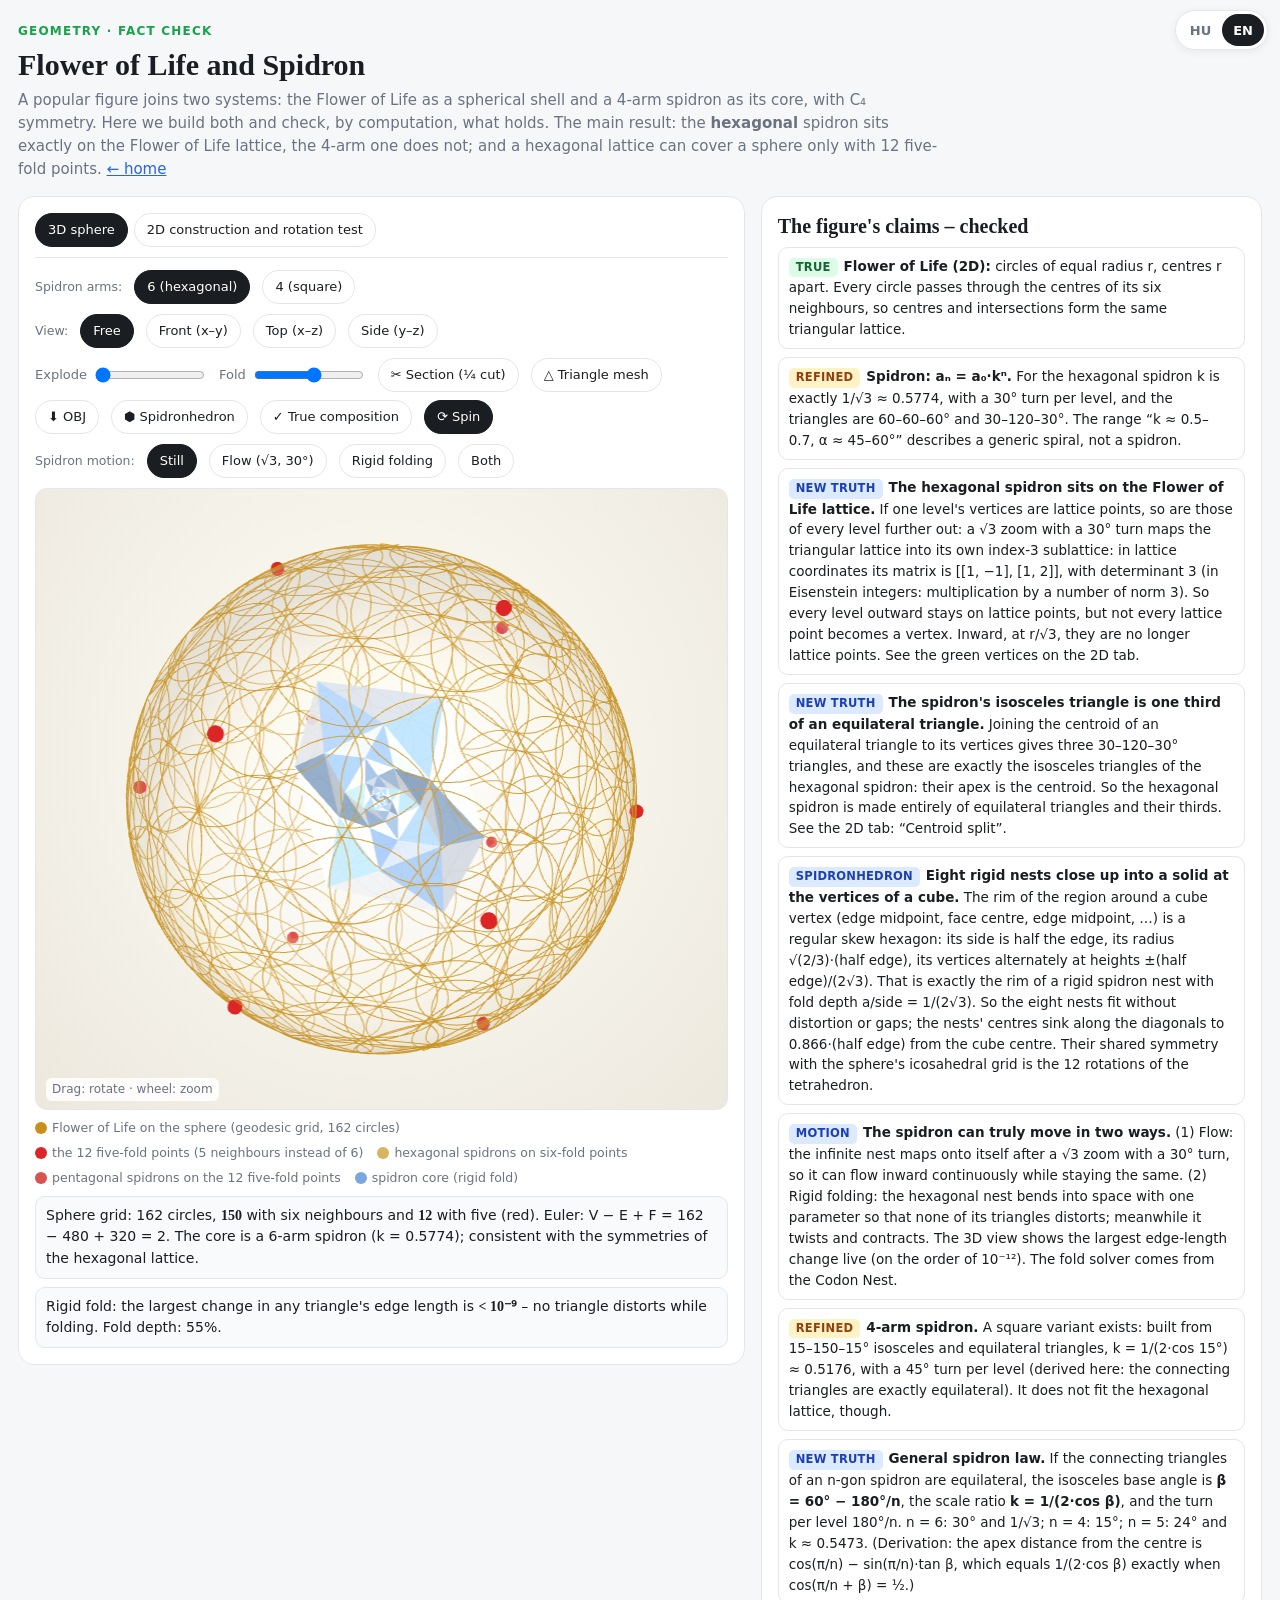
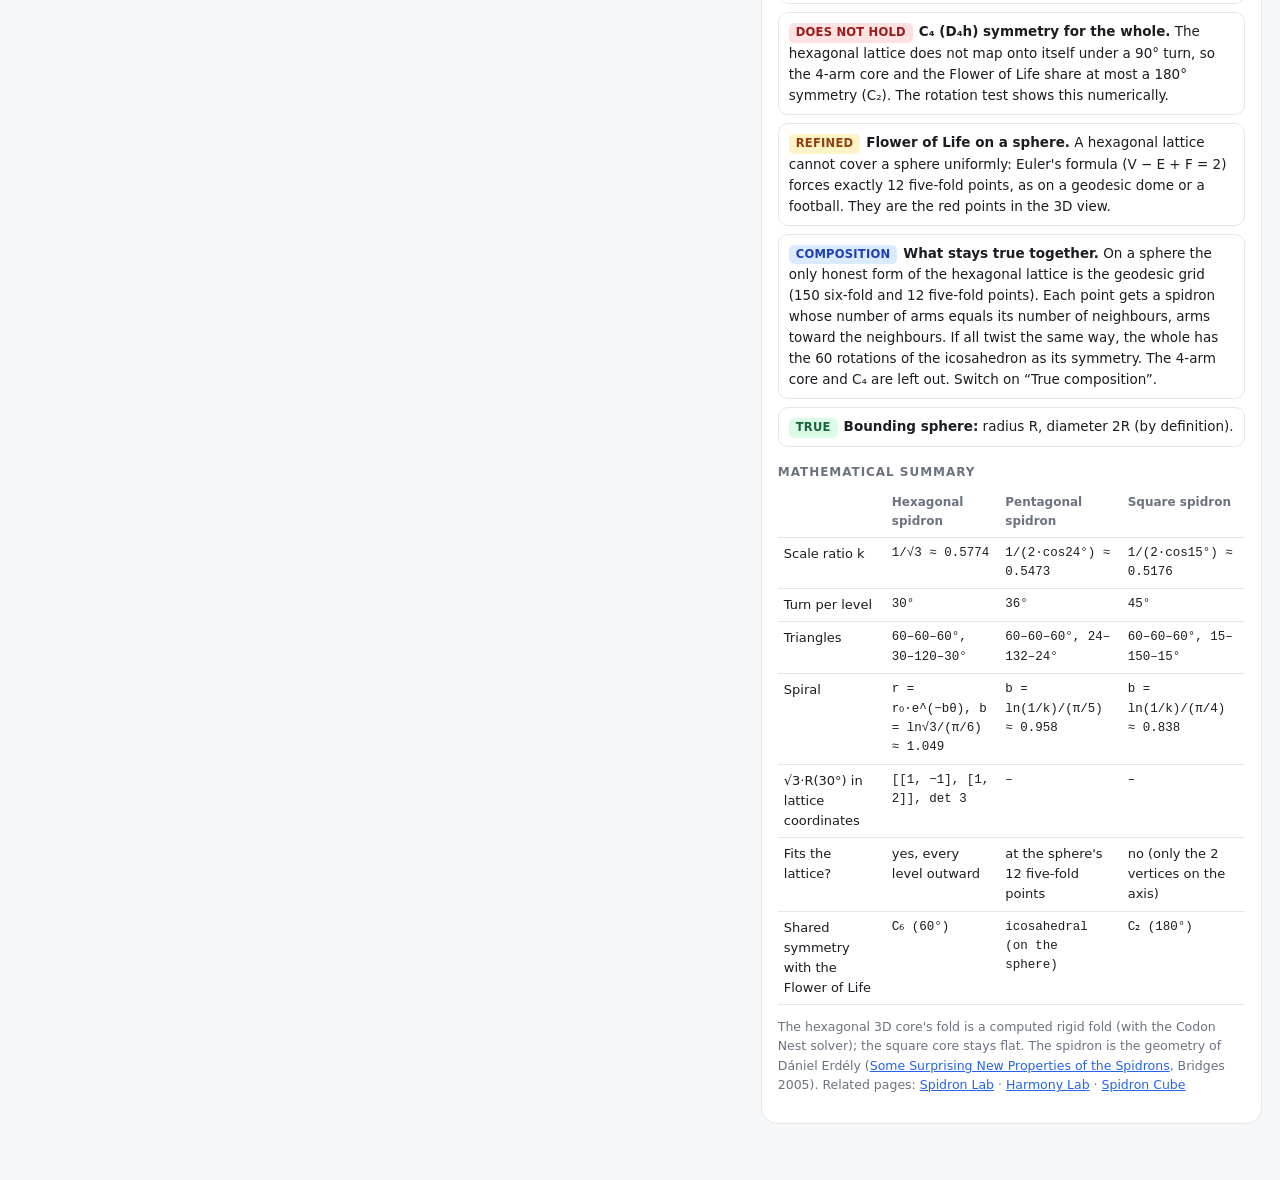
<file: elet-viraga.html>
<!doctype html>
<html lang="hu">
<head>
<meta charset="utf-8">
<meta name="viewport" content="width=device-width,initial-scale=1">
<title>Élet virága és spidron / Flower of Life and Spidron</title>
<meta name="description" content="Az Élet virága és a spidron geometriai igazságai: 2D szerkesztés, 3D gömb robbantott és metszeti nézettel, forgatási próba és a gyakori állítások ellenőrzése. / The geometric truths of the Flower of Life and the spidron: 2D construction, a 3D sphere with exploded and section views, a rotation test and common claims checked.">
<meta property="og:type" content="website">
<meta property="og:title" content="Élet virága és spidron / Flower of Life and Spidron">
<meta property="og:description" content="Mi igaz, mi pontosítandó, mi nem tartható – számolva és 3D-ben. / What is true, what needs refining, what does not hold – computed and in 3D.">
<meta property="og:url" content="https://madcsaba.github.io/spidron/elet-viraga.html">
<script>
(function(){var l;try{l=localStorage.getItem("sjk-lang")}catch(e){}
if(l!=="hu"&&l!=="en")l=(navigator.language||"").toLowerCase().indexOf("hu")===0?"hu":"en";
document.documentElement.setAttribute("data-lang",l);document.documentElement.lang=l;})();
</script>
<script src="vendor/three.min.js"></script>
<style>
  :root{--bg:#f6f7f9;--panel:#fff;--line:#e3e6ea;--ink:#1a1d21;--dim:#6b7280;--acc:#2563eb;--green:#16a34a;--gold:#c8901a;--red:#dc2626;--amber:#b45309;
    --display:ui-sans-serif,system-ui,"Segoe UI",Helvetica,Arial;--serif:Georgia,'Times New Roman',serif}
  html[data-lang="hu"] .en{display:none}
  html[data-lang="en"] .hu{display:none}
  *{box-sizing:border-box}
  body{margin:0;background:var(--bg);color:var(--ink);font:15px/1.55 var(--display)}
  .wrap{max-width:1320px;margin:0 auto;padding:22px 18px 56px}
  .kicker{font-size:12px;letter-spacing:.1em;text-transform:uppercase;color:var(--green);font-weight:700}
  h1{font:600 30px/1.2 var(--serif);margin:6px 0}
  h2{font:600 20px/1.3 var(--serif);margin:0 0 8px}
  h3{font-size:12px;letter-spacing:.08em;text-transform:uppercase;color:var(--dim);margin:16px 0 6px}
  .lead{color:var(--dim);max-width:920px;margin:0 0 14px}
  .grid{display:grid;grid-template-columns:minmax(0,1.45fr) minmax(0,1fr);gap:16px;align-items:start}
  @media (max-width:1000px){.grid{grid-template-columns:minmax(0,1fr)}}
  .card{background:var(--panel);border:1px solid var(--line);border-radius:16px;padding:16px}
  .bar{display:flex;flex-wrap:wrap;gap:8px 12px;align-items:center;margin:0 0 10px}
  .bar .lbl{font-size:12.5px;color:var(--dim)}
  .bar label{font-size:13px;color:var(--dim);display:flex;align-items:center;gap:6px}
  input[type=range]{width:110px}
  button.t{border:1px solid var(--line);background:#fff;border-radius:999px;padding:6px 12px;font:13px var(--display);cursor:pointer;color:var(--ink);min-height:34px}
  button.t:hover{border-color:#c5cad1}
  button.t.on{background:var(--ink);color:#fff;border-color:var(--ink)}
  button:focus-visible{outline:2px solid var(--acc);outline-offset:2px}
  .tabs{display:flex;gap:6px;margin-bottom:12px;border-bottom:1px solid var(--line);padding-bottom:10px}
  .stage{position:relative;border-radius:12px;overflow:hidden;background:radial-gradient(ellipse at 50% 42%,#fffdf6 0%,#ece8de 100%);border:1px solid var(--line)}
  #gl{display:block;width:100%;height:min(70vh,620px);touch-action:none;cursor:grab}
  #svg2d{display:block;width:100%;height:auto;max-height:min(70vh,620px);background:#fffdf6;border-radius:12px;border:1px solid var(--line)}
  .hint{position:absolute;left:10px;bottom:8px;font-size:12px;color:var(--dim);pointer-events:none;background:rgba(255,255,255,.85);padding:2px 6px;border-radius:6px}
  .legend{display:flex;flex-wrap:wrap;gap:6px 14px;font-size:12.5px;color:var(--dim);margin-top:8px}
  .legend i{display:inline-block;width:12px;height:12px;border-radius:50%;margin-right:5px;vertical-align:-2px}
  .readout{font-size:14px;margin-top:8px;padding:8px 10px;background:#f8fafc;border:1px solid var(--line);border-radius:10px}
  .readout b{font-family:var(--serif)}
  .truths{list-style:none;margin:0;padding:0;display:grid;gap:8px}
  .truths li{border:1px solid var(--line);border-radius:10px;padding:8px 10px;font-size:13.5px}
  .tag{display:inline-block;font-size:11.5px;font-weight:700;padding:1px 7px;border-radius:5px;margin-right:6px;letter-spacing:.02em}
  .ok{background:#dcfce7;color:#166534}.fix{background:#fef3c7;color:#92400e}.no{background:#fee2e2;color:#991b1b}.new{background:#dbeafe;color:#1e40af}
  table{border-collapse:collapse;width:100%;font-size:13px;min-width:460px}
  th,td{border-bottom:1px solid var(--line);padding:6px 6px;text-align:left;vertical-align:top}
  th{color:var(--dim);font-weight:600;font-size:12px}
  td.m{font-family:ui-monospace,SFMono-Regular,Menlo,monospace;font-size:12.5px}
  .small{font-size:12.5px;color:var(--dim)}
  a{color:var(--acc)}
  .langsw{position:fixed;top:10px;right:12px;z-index:50;display:flex;background:#fff;border:1px solid #e3e6ea;border-radius:999px;padding:3px;box-shadow:0 2px 8px rgba(0,0,0,.06)}
  .langsw button{border:0;background:none;font:600 13px var(--display);color:#6b7280;padding:5px 11px;border-radius:999px;cursor:pointer;min-height:32px}
  .langsw button[aria-pressed="true"]{background:#1a1d21;color:#fff}
  [hidden]{display:none!important}
</style>
</head>
<body>
<div class="wrap">
  <div class="kicker"><span class="hu">Geometria · ellenőrzés</span><span class="en">Geometry · fact check</span></div>
  <h1><span class="hu">Élet virága és spidron</span><span class="en">Flower of Life and Spidron</span></h1>
  <p class="lead"><span class="hu">Egy elterjedt ábra két rendszert egyesít: az Élet virágát gömbhéjként és egy 4 karú spidront magként, C₄ szimmetriával. Itt mindkettőt megépítjük, és számolva megnézzük, mi igaz belőle. A fő eredmény: a <b>hatszögű</b> spidron pontosan ráül az Élet virága rácsára, a 4 karú nem; a hatszöges rács pedig csak 12 ötszögű ponttal fedhet be gömböt.</span><span class="en">A popular figure joins two systems: the Flower of Life as a spherical shell and a 4-arm spidron as its core, with C₄ symmetry. Here we build both and check, by computation, what holds. The main result: the <b>hexagonal</b> spidron sits exactly on the Flower of Life lattice, the 4-arm one does not; and a hexagonal lattice can cover a sphere only with 12 five-fold points.</span> <a href="index.html"><span class="hu">← nyitóoldal</span><span class="en">← home</span></a></p>

  <div class="grid">
    <section class="card">
      <div class="tabs" role="tablist">
        <button class="t on" data-tab="3d" role="tab"><span class="hu">3D gömb</span><span class="en">3D sphere</span></button>
        <button class="t" data-tab="2d" role="tab"><span class="hu">2D szerkesztés és forgatási próba</span><span class="en">2D construction and rotation test</span></button>
      </div>
      <div class="bar"><span class="lbl"><span class="hu">Spidron karjai:</span><span class="en">Spidron arms:</span></span>
        <button class="t on" data-arms="6"><span class="hu">6 (hatszögű)</span><span class="en">6 (hexagonal)</span></button>
        <button class="t" data-arms="4"><span class="hu">4 (négyszögű)</span><span class="en">4 (square)</span></button>
      </div>

      <div id="pane3d">
        <div class="bar">
          <span class="lbl"><span class="hu">Nézet:</span><span class="en">View:</span></span>
          <button class="t on" data-view="free"><span class="hu">Szabad</span><span class="en">Free</span></button>
          <button class="t" data-view="front"><span class="hu">Elöl (x–y)</span><span class="en">Front (x–y)</span></button>
          <button class="t" data-view="top"><span class="hu">Felül (x–z)</span><span class="en">Top (x–z)</span></button>
          <button class="t" data-view="side"><span class="hu">Oldal (y–z)</span><span class="en">Side (y–z)</span></button>
        </div>
        <div class="bar">
          <label><span class="hu">Robbantás</span><span class="en">Explode</span> <input type="range" id="explode" min="0" max="100" value="0"></label>
          <label><span class="hu">Hajtás</span><span class="en">Fold</span> <input type="range" id="fold" min="0" max="100" value="55"></label>
          <button class="t" id="cut"><span class="hu">✂ Metszet (¼ kivágás)</span><span class="en">✂ Section (¼ cut)</span></button>
          <button class="t" id="wire"><span class="hu">△ Háromszögháló</span><span class="en">△ Triangle mesh</span></button>
          <button class="t" id="obj"><span class="hu">⬇ OBJ</span><span class="en">⬇ OBJ</span></button>
          <button class="t" id="hedron">⬢ Spidronhedron</button>
          <button class="t" id="truth"><span class="hu">✓ Igaz összeállítás</span><span class="en">✓ True composition</span></button>
          <button class="t on" id="spin"><span class="hu">⟳ Forgás</span><span class="en">⟳ Spin</span></button>
        </div>
        <div class="bar"><span class="lbl"><span class="hu">A spidron mozgása:</span><span class="en">Spidron motion:</span></span>
          <button class="t on" data-motion="none"><span class="hu">Áll</span><span class="en">Still</span></button>
          <button class="t" data-motion="flow"><span class="hu">Áramlás (√3, 30°)</span><span class="en">Flow (√3, 30°)</span></button>
          <button class="t" data-motion="fold"><span class="hu">Merev hajtogatás</span><span class="en">Rigid folding</span></button>
          <button class="t" data-motion="both"><span class="hu">Mindkettő</span><span class="en">Both</span></button>
        </div>
        <div class="stage"><canvas id="gl"></canvas><div class="hint"><span class="hu">Húzd: forgatás · görgő: nagyítás</span><span class="en">Drag: rotate · wheel: zoom</span></div></div>
        <div class="legend">
          <span><i style="background:var(--gold)"></i><span class="hu">Élet virága a gömbön (geodéziai rács, 162 kör)</span><span class="en">Flower of Life on the sphere (geodesic grid, 162 circles)</span></span>
          <span><i style="background:var(--red)"></i><span class="hu">a 12 ötszögű pont (5 szomszéd 6 helyett)</span><span class="en">the 12 five-fold points (5 neighbours instead of 6)</span></span>
          <span><i style="background:#d9b45f"></i><span class="hu">hatszögű spidron a hatszomszédos pontokon</span><span class="en">hexagonal spidrons on six-fold points</span></span>
          <span><i style="background:#d9534f"></i><span class="hu">ötszögű spidron a 12 ötszomszédos ponton</span><span class="en">pentagonal spidrons on the 12 five-fold points</span></span>
          <span><i style="background:#7aa7e0"></i><span class="hu">spidron-mag (merev hajtás)</span><span class="en">spidron core (rigid fold)</span></span>
        </div>
        <div class="readout" id="read3d"></div>
        <div class="readout" id="readMotion"></div>
      </div>

      <div id="pane2d" hidden>
        <div class="bar">
          <label><span class="hu">Szintek</span><span class="en">Levels</span> <input type="range" id="levels" min="1" max="7" value="5"></label>
          <button class="t on" data-show="circles"><span class="hu">Körök</span><span class="en">Circles</span></button>
          <button class="t on" data-show="lattice"><span class="hu">Rácspontok</span><span class="en">Lattice points</span></button>
          <button class="t on" data-show="spidron">Spidron</button>
          <button class="t" data-show="spiral"><span class="hu">Rácsspirál √3·R(30°)</span><span class="en">Lattice spiral √3·R(30°)</span></button>
          <button class="t" data-show="centroid"><span class="hu">Súlyponti felosztás</span><span class="en">Centroid split</span></button>
        </div>
        <div class="bar"><span class="lbl"><span class="hu">Forgatási próba:</span><span class="en">Rotation test:</span></span>
          <button class="t" data-rot="0">0°</button><button class="t" data-rot="60">60°</button><button class="t" data-rot="90">90°</button><button class="t" data-rot="120">120°</button><button class="t" data-rot="180">180°</button>
        </div>
        <svg id="svg2d" viewBox="-3.6 -3.6 7.2 7.2" role="img" aria-label="Flower of Life and spidron"></svg>
        <div class="legend">
          <span><i style="background:var(--gold)"></i><span class="hu">Élet virága: 19 kör, sugár r = középponttávolság</span><span class="en">Flower of Life: 19 circles, radius r = centre distance</span></span>
          <span><i style="background:var(--green)"></i><span class="hu">spidron-csúcs a rácson</span><span class="en">spidron vertex on the lattice</span></span>
          <span><i style="background:var(--red)"></i><span class="hu">spidron-csúcs a rácson kívül</span><span class="en">spidron vertex off the lattice</span></span>
          <span><i style="background:#7c3aed"></i><span class="hu">elforgatott másolat</span><span class="en">rotated copy</span></span>
        </div>
        <div class="readout" id="read2d"></div>
      </div>
    </section>

    <section class="card">
      <h2><span class="hu">Az ábra állításai – ellenőrizve</span><span class="en">The figure's claims – checked</span></h2>
      <ul class="truths">
        <li><span class="tag ok"><span class="hu">IGAZ</span><span class="en">TRUE</span></span><span class="hu"><b>Élet virága (2D):</b> egyenlő r sugarú körök, a középpontok távolsága r. Minden kör átmegy a hat szomszéd középpontján, ezért a középpontok és a metszéspontok ugyanazt a háromszögrácsot adják.</span><span class="en"><b>Flower of Life (2D):</b> circles of equal radius r, centres r apart. Every circle passes through the centres of its six neighbours, so centres and intersections form the same triangular lattice.</span></li>
        <li><span class="tag fix"><span class="hu">PONTOSÍTVA</span><span class="en">REFINED</span></span><span class="hu"><b>Spidron: aₙ = a₀·kⁿ.</b> A hatszögű spidronnál k pontosan 1/√3 ≈ 0,5774, szintenként 30° elfordulással, és a háromszögek 60–60–60° és 30–120–30°-osak. A „k ≈ 0,5–0,7, α ≈ 45–60°” tartomány általános spirál, nem spidron.</span><span class="en"><b>Spidron: aₙ = a₀·kⁿ.</b> For the hexagonal spidron k is exactly 1/√3 ≈ 0.5774, with a 30° turn per level, and the triangles are 60–60–60° and 30–120–30°. The range “k ≈ 0.5–0.7, α ≈ 45–60°” describes a generic spiral, not a spidron.</span></li>
        <li><span class="tag new"><span class="hu">ÚJ IGAZSÁG</span><span class="en">NEW TRUTH</span></span><span class="hu"><b>A hatszögű spidron az Élet virága rácsán ül.</b> Ha egy szint csúcsai rácspontok, akkor minden kifelé eső szinté is: a √3-szoros nagyítás 30°-os forgatással a háromszögrácsot a saját 3-as indexű részrácsába viszi: rácskoordinátákban a mátrixa [[1, −1], [1, 2]], determinánsa 3 (Eisenstein-egészekkel: szorzás egy 3 normájú számmal). Kifelé ezért minden szint rácsponton marad, de nem minden rácspont lesz csúcs. Befelé, r/√3-nál már nem rácspont. Nézd a 2D lapon: a zöld csúcsok.</span><span class="en"><b>The hexagonal spidron sits on the Flower of Life lattice.</b> If one level's vertices are lattice points, so are those of every level further out: a √3 zoom with a 30° turn maps the triangular lattice into its own index-3 sublattice: in lattice coordinates its matrix is [[1, −1], [1, 2]], with determinant 3 (in Eisenstein integers: multiplication by a number of norm 3). So every level outward stays on lattice points, but not every lattice point becomes a vertex. Inward, at r/√3, they are no longer lattice points. See the green vertices on the 2D tab.</span></li>
        <li><span class="tag new"><span class="hu">ÚJ IGAZSÁG</span><span class="en">NEW TRUTH</span></span><span class="hu"><b>A spidron szárú háromszöge egy egyenlő oldalú háromszög harmada.</b> Ha egy egyenlő oldalú háromszög súlypontját összekötjük a csúcsokkal, három 30–120–30°-os háromszöget kapunk, és ezek pontosan a hatszögű spidron szárú háromszögei: a csúcsuk a súlypont. A hatszögű spidron tehát teljes egészében egyenlő oldalú háromszögekből és azok harmadaiból áll. Nézd a 2D lapon: „Súlyponti felosztás”.</span><span class="en"><b>The spidron's isosceles triangle is one third of an equilateral triangle.</b> Joining the centroid of an equilateral triangle to its vertices gives three 30–120–30° triangles, and these are exactly the isosceles triangles of the hexagonal spidron: their apex is the centroid. So the hexagonal spidron is made entirely of equilateral triangles and their thirds. See the 2D tab: “Centroid split”.</span></li>
        <li><span class="tag new">SPIDRONHEDRON</span><span class="hu"><b>Nyolc merev fészek zárt testté áll össze a kocka csúcsainál.</b> A kocka egy csúcsa körüli tartomány pereme (élfelező, lapközép, élfelező, …) szabályos ferde hatszög: oldala a fél él, sugara √(2/3)·(fél él), csúcsai felváltva ±(fél él)/(2√3) magasságban. Pontosan ilyen a merev spidron-fészek pereme, ha a hajtásmélység a/oldal = 1/(2√3). Ezért a nyolc fészek torzítás és hézag nélkül illeszkedik; a fészkek közepe a csúcsátlón a kocka középpontjától 0,866·(fél él)-re süllyed. A gömb ikozaéderes rácsával közös szimmetriájuk a tetraéder 12 forgatása.</span><span class="en"><b>Eight rigid nests close up into a solid at the vertices of a cube.</b> The rim of the region around a cube vertex (edge midpoint, face centre, edge midpoint, …) is a regular skew hexagon: its side is half the edge, its radius √(2/3)·(half edge), its vertices alternately at heights ±(half edge)/(2√3). That is exactly the rim of a rigid spidron nest with fold depth a/side = 1/(2√3). So the eight nests fit without distortion or gaps; the nests' centres sink along the diagonals to 0.866·(half edge) from the cube centre. Their shared symmetry with the sphere's icosahedral grid is the 12 rotations of the tetrahedron.</span></li>
        <li><span class="tag new"><span class="hu">MOZGÁS</span><span class="en">MOTION</span></span><span class="hu"><b>A spidron kétféleképpen mozoghat igazán.</b> (1) Áramlás: a végtelen fészek √3-szoros nagyítás és 30°-os forgatás után önmagába tér, ezért folyamatosan befelé áramolhat, és közben ugyanaz marad. (2) Merev hajtogatás: a hatszögű fészek egyetlen paraméterrel térbe hajlik úgy, hogy egyik háromszöge sem torzul; közben elcsavarodik és összehúzódik. A 3D nézet élőben kiírja az oldalhosszak legnagyobb eltérését (10⁻¹² nagyságrend). A hajtás-számítás a Kodonfészekből való.</span><span class="en"><b>The spidron can truly move in two ways.</b> (1) Flow: the infinite nest maps onto itself after a √3 zoom with a 30° turn, so it can flow inward continuously while staying the same. (2) Rigid folding: the hexagonal nest bends into space with one parameter so that none of its triangles distorts; meanwhile it twists and contracts. The 3D view shows the largest edge-length change live (on the order of 10⁻¹²). The fold solver comes from the Codon Nest.</span></li>
        <li><span class="tag fix"><span class="hu">PONTOSÍTVA</span><span class="en">REFINED</span></span><span class="hu"><b>4 karú spidron.</b> Van négyszögű változat: 15–150–15°-os egyenlő szárú és egyenlő oldalú háromszögekből, k = 1/(2·cos 15°) ≈ 0,5176, szintenként 45° elfordulással (itt levezetve: az összekötő háromszögek pontosan egyenlő oldalúak). A hatszöges rácsra viszont nem illik.</span><span class="en"><b>4-arm spidron.</b> A square variant exists: built from 15–150–15° isosceles and equilateral triangles, k = 1/(2·cos 15°) ≈ 0.5176, with a 45° turn per level (derived here: the connecting triangles are exactly equilateral). It does not fit the hexagonal lattice, though.</span></li>
        <li><span class="tag new"><span class="hu">ÚJ IGAZSÁG</span><span class="en">NEW TRUTH</span></span><span class="hu"><b>Általános spidron-szabály.</b> Ha az n-szögű spidron összekötő háromszögei egyenlő oldalúak, az egyenlő szárú háromszög alapszöge <b>β = 60° − 180°/n</b>, a léptékarány <b>k = 1/(2·cos β)</b>, a fordulat szintenként 180°/n. n = 6: 30° és 1/√3; n = 4: 15°; n = 5: 24° és k ≈ 0,5473. (Levezetés: a csúcs távolsága a középponttól cos(π/n) − sin(π/n)·tg β, ami pontosan akkor egyenlő 1/(2·cos β)-val, ha cos(π/n + β) = ½.)</span><span class="en"><b>General spidron law.</b> If the connecting triangles of an n-gon spidron are equilateral, the isosceles base angle is <b>β = 60° − 180°/n</b>, the scale ratio <b>k = 1/(2·cos β)</b>, and the turn per level 180°/n. n = 6: 30° and 1/√3; n = 4: 15°; n = 5: 24° and k ≈ 0.5473. (Derivation: the apex distance from the centre is cos(π/n) − sin(π/n)·tan β, which equals 1/(2·cos β) exactly when cos(π/n + β) = ½.)</span></li>
        <li><span class="tag no"><span class="hu">NEM TARTHATÓ</span><span class="en">DOES NOT HOLD</span></span><span class="hu"><b>C₄ (D₄h) szimmetria az együttesre.</b> A hatszöges rács 90°-os forgatásra nem kerül önmagába, ezért a 4 karú mag és az Élet virága közös szimmetriája legfeljebb 180° (C₂). A forgatási próba ezt számszerűen mutatja.</span><span class="en"><b>C₄ (D₄h) symmetry for the whole.</b> The hexagonal lattice does not map onto itself under a 90° turn, so the 4-arm core and the Flower of Life share at most a 180° symmetry (C₂). The rotation test shows this numerically.</span></li>
        <li><span class="tag fix"><span class="hu">PONTOSÍTVA</span><span class="en">REFINED</span></span><span class="hu"><b>Élet virága a gömbön.</b> Hatszöges rács nem fedheti egyenletesen a gömböt: az Euler-képlet (V − E + F = 2) miatt pontosan 12 ötszögű pont kell, mint a geodéziai kupolán vagy a focilabdán. A 3D nézet piros pontjai ezek.</span><span class="en"><b>Flower of Life on a sphere.</b> A hexagonal lattice cannot cover a sphere uniformly: Euler's formula (V − E + F = 2) forces exactly 12 five-fold points, as on a geodesic dome or a football. They are the red points in the 3D view.</span></li>
        <li><span class="tag new"><span class="hu">ÖSSZEÁLLÍTÁS</span><span class="en">COMPOSITION</span></span><span class="hu"><b>Ami együtt igaz marad.</b> A gömbön a hatszöges rács egyetlen őszinte formája a geodéziai rács (150 hatszomszédos, 12 ötszomszédos pont). Minden pontra olyan spidron kerül, amelynek karszáma a szomszédszámmal egyezik, a karok a szomszédok felé. Ha mind azonos irányba csavarodik, az együttes szimmetriája az ikozaéder 60 forgatása. A 4 karú mag és a C₄ ebből kimarad. Kapcsold be: „Igaz összeállítás”.</span><span class="en"><b>What stays true together.</b> On a sphere the only honest form of the hexagonal lattice is the geodesic grid (150 six-fold and 12 five-fold points). Each point gets a spidron whose number of arms equals its number of neighbours, arms toward the neighbours. If all twist the same way, the whole has the 60 rotations of the icosahedron as its symmetry. The 4-arm core and C₄ are left out. Switch on “True composition”.</span></li>
        <li><span class="tag ok"><span class="hu">IGAZ</span><span class="en">TRUE</span></span><span class="hu"><b>Befoglaló gömb:</b> sugár R, átmérő 2R (meghatározás).</span><span class="en"><b>Bounding sphere:</b> radius R, diameter 2R (by definition).</span></li>
      </ul>

      <h3><span class="hu">Matematikai összefoglaló</span><span class="en">Mathematical summary</span></h3>
      <div style="overflow-x:auto"><table>
        <tr><th></th><th><span class="hu">Hatszögű spidron</span><span class="en">Hexagonal spidron</span></th><th><span class="hu">Ötszögű spidron</span><span class="en">Pentagonal spidron</span></th><th><span class="hu">Négyszögű spidron</span><span class="en">Square spidron</span></th></tr>
        <tr><td><span class="hu">Léptékarány k</span><span class="en">Scale ratio k</span></td><td class="m">1/√3 ≈ 0.5774</td><td class="m">1/(2·cos24°) ≈ 0.5473</td><td class="m">1/(2·cos15°) ≈ 0.5176</td></tr>
        <tr><td><span class="hu">Fordulat szintenként</span><span class="en">Turn per level</span></td><td class="m">30°</td><td class="m">36°</td><td class="m">45°</td></tr>
        <tr><td><span class="hu">Háromszögek</span><span class="en">Triangles</span></td><td class="m">60–60–60°, 30–120–30°</td><td class="m">60–60–60°, 24–132–24°</td><td class="m">60–60–60°, 15–150–15°</td></tr>
        <tr><td><span class="hu">Spirál</span><span class="en">Spiral</span></td><td class="m">r = r₀·e^(−bθ), b = ln√3/(π/6) ≈ 1.049</td><td class="m">b = ln(1/k)/(π/5) ≈ 0.958</td><td class="m">b = ln(1/k)/(π/4) ≈ 0.838</td></tr>
        <tr><td><span class="hu">√3·R(30°) rácskoordinátákban</span><span class="en">√3·R(30°) in lattice coordinates</span></td><td class="m">[[1, −1], [1, 2]], det 3</td><td class="m">–</td><td class="m">–</td></tr>
        <tr><td><span class="hu">Rácsra illik?</span><span class="en">Fits the lattice?</span></td><td><span class="hu">igen, kifelé minden szint</span><span class="en">yes, every level outward</span></td><td><span class="hu">a gömb 12 ötszögpontján</span><span class="en">at the sphere's 12 five-fold points</span></td><td><span class="hu">nem (csak a tengelyen fekvő 2 csúcs)</span><span class="en">no (only the 2 vertices on the axis)</span></td></tr>
        <tr><td><span class="hu">Közös szimmetria az Élet virágával</span><span class="en">Shared symmetry with the Flower of Life</span></td><td class="m">C₆ (60°)</td><td class="m"><span class="hu">ikozaéderes (gömbön)</span><span class="en">icosahedral (on the sphere)</span></td><td class="m">C₂ (180°)</td></tr>
      </table></div>
      <p class="small" style="margin-top:12px"><span class="hu">A hatszögű 3D mag hajtása merev, kiszámolt hajtás (a Kodonfészek megoldójával); a négyszögű mag síkban marad. A spidron Erdély Dániel geometriája (<a href="https://archive.bridgesmathart.org/2005/bridges2005-179.pdf" target="_blank" rel="noopener">Some Surprising New Properties of the Spidrons</a>, Bridges 2005). Kapcsolódó oldalak:</span><span class="en">The hexagonal 3D core's fold is a computed rigid fold (with the Codon Nest solver); the square core stays flat. The spidron is the geometry of Dániel Erdély (<a href="https://archive.bridgesmathart.org/2005/bridges2005-179.pdf" target="_blank" rel="noopener">Some Surprising New Properties of the Spidrons</a>, Bridges 2005). Related pages:</span> <a href="spidron-lab.html"><span class="hu">Spidron-labor</span><span class="en">Spidron Lab</span></a> · <a href="harmonia.html"><span class="hu">Harmónia Labor</span><span class="en">Harmony Lab</span></a> · <a href="spidron-cube.html"><span class="hu">Spidron-kocka</span><span class="en">Spidron Cube</span></a></p>
    </section>
  </div>
</div>

<div class="langsw" role="group" aria-label="Nyelv / Language"><button type="button" data-l="hu">HU</button><button type="button" data-l="en">EN</button></div>

<script>
(function(){
"use strict";
const $=s=>document.querySelector(s);
const L=()=>document.documentElement.getAttribute("data-lang")==="en"?"en":"hu";
const T=(hu,en)=>L()==="en"?en:hu;
const S={motion:"none",arms:6,tab:"3d",levels:5,show:{circles:true,lattice:true,spidron:true,spiral:false,centroid:false},wire:false,rot:0,explode:0,fold:.55,cut:false,spin:true};
const SQ3=Math.sqrt(3);
/* general spidron law (equilateral connecting triangles): base angle β = 60° − 180°/n, scale ratio k = 1/(2·cos β) */
const betaOf=n=>Math.PI/3-Math.PI/n,kOf=n=>1/(2*Math.cos(betaOf(n)));

/* ---------- complex helpers & lattice ---------- */
const W=[Math.cos(Math.PI/3),Math.sin(Math.PI/3)];
function onLattice(x,y){const b=y/W[1],a=x-b*W[0];return Math.abs(a-Math.round(a))<1e-6&&Math.abs(b-Math.round(b))<1e-6;}
function latticePts(rmax){const out=[];const N=Math.ceil(rmax)+2;for(let a=-N;a<=N;a++)for(let b=-N;b<=N;b++){const x=a+b*W[0],y=b*W[1];if(Math.hypot(x,y)<=rmax+1e-9)out.push([x,y]);}return out;}
/* spidron nest: vertex (m,j) at radius R·k^m, angle m·π/n + 2πj/n */
function nest(n,levels,R){const k=kOf(n),P=(m,j)=>{const a=m*Math.PI/n+2*Math.PI*j/n,r=R*Math.pow(k,m);return [r*Math.cos(a),r*Math.sin(a)];};
  const tris=[],verts=[];
  for(let m=0;m<=levels;m++)for(let j=0;j<n;j++)verts.push({m,p:P(m,j)});
  for(let m=0;m<levels;m++)for(let j=0;j<n;j++){tris.push({m,j,iso:true,p:[P(m,j),P(m,(j+1)%n),P(m+1,j)]});tris.push({m,j,iso:false,p:[P(m,(j+1)%n),P(m+1,j),P(m+1,(j+1)%n)]});}
  return {tris,verts};}

/* ---------- 2D view ---------- */
const svg=$("#svg2d");
const rotPt=(p,deg)=>{const a=deg*Math.PI/180;return [p[0]*Math.cos(a)-p[1]*Math.sin(a),p[0]*Math.sin(a)+p[1]*Math.cos(a)];};
function draw2D(){
  const n=S.arms,R=3,{tris,verts}=nest(n,S.levels,R),centres=latticePts(2),lat=latticePts(3.4);
  const fy=p=>[p[0],-p[1]];let s="";
  // outer enclosing circle of the classic 19-circle Flower
  s+=`<circle cx="0" cy="0" r="3" fill="none" stroke="#c8901a" stroke-width="0.03" opacity=".7"/>`;
  if(S.show.circles)centres.forEach(c=>{s+=`<circle cx="${c[0].toFixed(4)}" cy="${(-c[1]).toFixed(4)}" r="1" fill="none" stroke="#c8901a" stroke-width="0.022"/>`;});
  if(S.show.spidron)tris.forEach(t=>{const q=t.p.map(fy);const shade=t.iso?(t.m%2?"#cfe0f5":"#e6eefb"):(t.m%2?"#9fbde6":"#b9cfee");
    s+=`<polygon points="${q.map(p=>p.map(v=>v.toFixed(4)).join(",")).join(" ")}" fill="${shade}" fill-opacity=".85" stroke="#4b6fa8" stroke-width="0.012"/>`;});
  if(S.show.lattice)lat.forEach(p=>{s+=`<circle cx="${p[0].toFixed(4)}" cy="${(-p[1]).toFixed(4)}" r="0.035" fill="#8a6a1e" opacity=".55"/>`;});
  let on=0,tot=0;const per=[];
  if(S.show.spidron)verts.forEach(v=>{const ok=onLattice(v.p[0],v.p[1]);tot++;on+=ok;per[v.m]=(per[v.m]||0)+ok;
    s+=`<circle cx="${v.p[0].toFixed(4)}" cy="${(-v.p[1]).toFixed(4)}" r="${Math.max(.025,.07*Math.pow(kOf(n),v.m*.5))}" fill="${ok?"#16a34a":"#dc2626"}"/>`;});
  // rotation test: rotated ghost of everything, and the share of points that land on an original point
  // lattice spiral: T = √3·R(30°) applied to the six unit vectors, k = 0, 1, 2 (radii 1, √3, 3)
  if(S.show.spiral){const Tm=p=>{const c=Math.cos(Math.PI/6)*SQ3,s=Math.sin(Math.PI/6)*SQ3;return [p[0]*c-p[1]*s,p[0]*s+p[1]*c];};
    for(let j=0;j<6;j++){let v=[Math.cos(j*Math.PI/3),Math.sin(j*Math.PI/3)];const arr=[v];for(let k=0;k<2;k++){v=Tm(v);arr.push(v);}
      s+=`<polyline points="${arr.map(q=>`${q[0].toFixed(4)},${(-q[1]).toFixed(4)}`).join(" ")}" fill="none" stroke="#0e7490" stroke-width="0.05" stroke-linecap="round" stroke-linejoin="round"/>`;
      arr.forEach(q=>{s+=`<circle cx="${q[0].toFixed(4)}" cy="${(-q[1]).toFixed(4)}" r="0.06" fill="#0e7490"/>`;});}}
  // centroid split: on each outer-level isosceles triangle, the full equilateral triangle on its base, centroid = the apex
  if(S.show.centroid&&n===6)tris.filter(tr=>tr.iso&&tr.m<2).forEach(tr=>{const [a,b2,c]=tr.p,third=[3*c[0]-a[0]-b2[0],3*c[1]-a[1]-b2[1]];
    s+=`<polygon points="${[a,b2,third].map(q=>`${q[0].toFixed(4)},${(-q[1]).toFixed(4)}`).join(" ")}" fill="none" stroke="#b45309" stroke-width="0.022" stroke-dasharray="0.07 0.05"/>`;
    s+=`<line x1="${c[0].toFixed(4)}" y1="${(-c[1]).toFixed(4)}" x2="${third[0].toFixed(4)}" y2="${(-third[1]).toFixed(4)}" stroke="#b45309" stroke-width="0.022"/>`;
    s+=`<circle cx="${c[0].toFixed(4)}" cy="${(-c[1]).toFixed(4)}" r="0.045" fill="#b45309"/>`;});
  const pts=centres.concat(verts.map(v=>v.p));let match=null;
  if(S.rot){const g=pts.map(p=>rotPt(p,S.rot));
    match=g.filter(q=>pts.some(p=>Math.hypot(p[0]-q[0],p[1]-q[1])<1e-6)).length/pts.length;
    if(S.show.circles)centres.forEach(c=>{const q=rotPt(c,S.rot);s+=`<circle cx="${q[0].toFixed(4)}" cy="${(-q[1]).toFixed(4)}" r="1" fill="none" stroke="#7c3aed" stroke-width="0.02" stroke-dasharray="0.06 0.05" opacity=".8"/>`;});
    if(S.show.spidron)tris.forEach(t=>{const q=t.p.map(p=>fy(rotPt(p,S.rot)));s+=`<polygon points="${q.map(p=>p.map(v=>v.toFixed(4)).join(",")).join(" ")}" fill="none" stroke="#7c3aed" stroke-width="0.014" stroke-dasharray="0.05 0.04"/>`;});}
  svg.innerHTML=s;
  const k=kOf(n),kS=T(k.toFixed(4).replace('.',','),k.toFixed(4));
  let r=T(`<b>${n} karú spidron</b>, k = ${kS}, ${180/n}° fordulat szintenként. Rácsra eső csúcsok: <b>${on} / ${tot}</b> (szintenként, kívülről: ${per.map((x,m)=>`${x}/${n}`).join(", ")}).`,
           `<b>${n}-arm spidron</b>, k = ${kS}, ${180/n}° turn per level. Vertices on the lattice: <b>${on} / ${tot}</b> (per level, from outside: ${per.map((x,m)=>`${x}/${n}`).join(", ")}).`);
  if(n===6)r+=T(" A legkülső három szint (sugár 3r, √3·r, r) teljesen a rácson van, befelé már nincs.","  The outer three levels (radius 3r, √3·r, r) lie fully on the lattice; further in they do not.");
  if(S.show.spiral)r+=`<br>`+T("Rácsspirál: T = √3·R(30°), rácskoordinátákban [[1, −1], [1, 2]], det = 3: a 6 egységvektor képei 1, √3 és 3 távolságra mind rácspontok.","Lattice spiral: T = √3·R(30°), in lattice coordinates [[1, −1], [1, 2]], det = 3: the images of the 6 unit vectors at distances 1, √3 and 3 are all lattice points.");
  if(S.show.centroid)r+=`<br>`+(n===6?T("Súlyponti felosztás: a szaggatott egyenlő oldalú háromszögek súlypontja (narancs pont) pontosan a spidron szárú háromszögének csúcsa.","Centroid split: the centroid (orange dot) of each dashed equilateral triangle is exactly the apex of the spidron's isosceles triangle."):T("A súlyponti felosztás csak a hatszögű spidronra érvényes.","The centroid split holds only for the hexagonal spidron."));
  if(match!==null)r+=`<br>`+T(`Forgatás ${S.rot}°: a pontok <b>${Math.round(match*100)}%-a</b> kerül vissza önmagára`,`Rotation ${S.rot}°: <b>${Math.round(match*100)}%</b> of the points land back on the figure`)+` – ${match>0.999?T("ez a forgatás szimmetria.","this rotation is a symmetry."):T("ez a forgatás nem szimmetria.","this rotation is not a symmetry.")}`;
  else r+=`<br>${T("Válassz egy forgatási szöget: a lila másolat mutatja, hová kerül az ábra.","Pick a rotation angle: the violet copy shows where the figure goes.")}`;
  $("#read2d").innerHTML=r;
}

/* ---------- 3D view ---------- */
const cv=$("#gl");
const renderer=new THREE.WebGLRenderer({canvas:cv,antialias:true,alpha:true});
renderer.setPixelRatio(Math.min(2,window.devicePixelRatio||1));renderer.localClippingEnabled=true;
const scene=new THREE.Scene(),camera=new THREE.PerspectiveCamera(34,1,.1,100);
scene.add(new THREE.HemisphereLight(0xffffff,0x9a8f7a,.85));
const d1=new THREE.DirectionalLight(0xffffff,.7);d1.position.set(3,5,6);scene.add(d1);
const R=2;
const cutPlanes=[new THREE.Plane(new THREE.Vector3(-1,0,0),0),new THREE.Plane(new THREE.Vector3(0,0,-1),0)];
/* geodesic grid: icosahedron, each edge split in 4 -> 162 vertices, 12 of them with 5 neighbours */
function geodesic(){
  const g=new THREE.IcosahedronGeometry(1,3),pos=g.attributes.position,key=v=>v.toArray().map(x=>x.toFixed(5)).join(","),idx=new Map(),V=[];
  const vid=[];for(let i=0;i<pos.count;i++){const v=new THREE.Vector3().fromBufferAttribute(pos,i).normalize(),k=key(v);if(!idx.has(k)){idx.set(k,V.length);V.push(v);}vid.push(idx.get(k));}
  const nb=V.map(()=>new Set());for(let i=0;i<vid.length;i+=3){const a=vid[i],b=vid[i+1],c=vid[i+2];nb[a].add(b).add(c);nb[b].add(a).add(c);nb[c].add(a).add(b);}
  let sum=0,cnt=0;nb.forEach((s,i)=>s.forEach(j=>{sum+=V[i].angleTo(V[j]);cnt++;}));
  return {V,nb,edge:sum/cnt};}
const GEO=geodesic();
const goldMat=new THREE.LineBasicMaterial({color:0xc8901a,transparent:true,opacity:.85,clippingPlanes:cutPlanes,clipIntersection:true});
const shellMat=new THREE.MeshStandardMaterial({color:0xfff4dc,transparent:true,opacity:.18,side:THREE.DoubleSide,depthWrite:false,clippingPlanes:cutPlanes,clipIntersection:true});
const halves=[new THREE.Group(),new THREE.Group()];halves.forEach(h=>scene.add(h));
const circleLines=[],wireLines=[];
function circleOn(u,rho,seg){const a=Math.abs(u.x)<.9?new THREE.Vector3(1,0,0):new THREE.Vector3(0,1,0),e1=new THREE.Vector3().crossVectors(u,a).normalize(),e2=new THREE.Vector3().crossVectors(u,e1);
  const out=[];for(let i=0;i<=seg;i++){const t=i/seg*Math.PI*2;out.push(u.clone().multiplyScalar(Math.cos(rho)).add(e1.clone().multiplyScalar(Math.sin(rho)*Math.cos(t))).add(e2.clone().multiplyScalar(Math.sin(rho)*Math.sin(t))).multiplyScalar(R));}return out;}
(function buildShell(){
  const segs=[[],[]];
  GEO.V.forEach(u=>{const side=u.x>=0?1:0,pts=circleOn(u,GEO.edge,40);for(let i=0;i<pts.length-1;i++)segs[side].push(pts[i].x,pts[i].y,pts[i].z,pts[i+1].x,pts[i+1].y,pts[i+1].z);});
  segs.forEach((arr,s)=>{const g=new THREE.BufferGeometry();g.setAttribute("position",new THREE.Float32BufferAttribute(arr,3));const ls=new THREE.LineSegments(g,goldMat);halves[s].add(ls);circleLines.push(ls);
    const shell=new THREE.Mesh(new THREE.SphereGeometry(R*.995,48,24,s?-Math.PI/2:Math.PI/2,Math.PI),shellMat);halves[s].add(shell);});
  const dotG=new THREE.SphereGeometry(.055,12,8),dotM=new THREE.MeshBasicMaterial({color:0xdc2626});
  GEO.V.forEach((u,i)=>{if(GEO.nb[i].size!==5)return;const m=new THREE.Mesh(dotG,dotM);m.position.copy(u).multiplyScalar(R*1.01);halves[u.x>=0?1:0].add(m);});
})();
/* geodesic triangle mesh (edges), the alternative to the circles */
(function buildWire(){const segs=[[],[]];GEO.nb.forEach((s,i)=>s.forEach(j=>{if(j<i)return;const a=GEO.V[i].clone().multiplyScalar(R),b=GEO.V[j].clone().multiplyScalar(R),side=(a.x+b.x)>=0?1:0;segs[side].push(a.x,a.y,a.z,b.x,b.y,b.z);}));
  segs.forEach((arr,s)=>{const g=new THREE.BufferGeometry();g.setAttribute("position",new THREE.Float32BufferAttribute(arr,3));const ls=new THREE.LineSegments(g,goldMat);ls.visible=false;halves[s].add(ls);wireLines.push(ls);});})();
/* OBJ export of what is visible (triangles as faces, lines as polylines), with the explode offsets applied */
function exportOBJ(){let out="# Elet viraga + spidron (madcsaba/spidron, elet-viraga.html)\n",vi=1;const v=new THREE.Vector3();
  scene.traverse(o=>{if(!o.visible||!(o.isMesh||o.isLineSegments)||!o.geometry||!o.geometry.attributes.position)return;let p=o.parent,vis=true;while(p){if(!p.visible)vis=false;p=p.parent;}if(!vis)return;
    if(o.geometry.type==="SphereGeometry")return;o.updateMatrixWorld(true);const pos=o.geometry.attributes.position,idx=o.geometry.index;out+=`o ${o.isMesh?"mesh":"lines"}_${vi}\n`;
    const base=vi;for(let i=0;i<pos.count;i++){v.fromBufferAttribute(pos,i).applyMatrix4(o.matrixWorld);out+=`v ${v.x.toFixed(5)} ${v.y.toFixed(5)} ${v.z.toFixed(5)}\n`;vi++;}
    if(o.isMesh){const n=idx?idx.count:pos.count;for(let i=0;i<n;i+=3){const a=idx?idx.getX(i):i,b=idx?idx.getX(i+1):i+1,c=idx?idx.getX(i+2):i+2;out+=`f ${base+a} ${base+b} ${base+c}\n`;}}
    else for(let i=0;i<pos.count;i+=2)out+=`l ${base+i} ${base+i+1}\n`;});
  const a=document.createElement("a");a.href=URL.createObjectURL(new Blob([out],{type:"text/plain"}));a.download=S.truth?"elet-viraga-igaz-osszeallitas.obj":"elet-viraga-spidron.obj";document.body.appendChild(a);a.click();setTimeout(()=>{URL.revokeObjectURL(a.href);a.remove();},500);}
/* true composition: a spidron on every geodesic point, arms = number of neighbours, arms toward the neighbours */
const nestMat=new THREE.MeshStandardMaterial({vertexColors:true,side:THREE.DoubleSide,flatShading:true,roughness:.5,clippingPlanes:cutPlanes,clipIntersection:true});
const nestHalves=[];
(function buildNests(){
  const data=[[],[]],cols=[[],[]];
  GEO.V.forEach((u,i)=>{const nb=[...GEO.nb[i]].map(j=>GEO.V[j]),n=nb.length,side=u.x>=0?1:0;
    const t0=nb[0].clone().sub(u.clone().multiplyScalar(u.dot(nb[0]))).normalize(),t1=new THREE.Vector3().crossVectors(u,t0);
    const ang=nb.map(v=>{const d=v.clone().sub(u.clone().multiplyScalar(u.dot(v)));return Math.atan2(d.dot(t1),d.dot(t0));}).sort((a,b)=>a-b);
    const a0=ang[0]+Math.PI/n,rr=R*GEO.edge/(2*Math.cos(Math.PI/n))*.97,{tris}=nest(n,4,rr),C=u.clone().multiplyScalar(R*1.006);
    const c1=new THREE.Color(n===6?0xf3dfae:0xf2b8b0),c2=new THREE.Color(n===6?0xd9b45f:0xd9534f);
    tris.forEach(tr=>{const c=tr.iso?c1:c2;tr.p.forEach(p=>{const ca=Math.cos(a0),sa=Math.sin(a0),x=p[0]*ca-p[1]*sa,y=p[0]*sa+p[1]*ca;
      const w=C.clone().add(t0.clone().multiplyScalar(x)).add(t1.clone().multiplyScalar(y)).normalize().multiplyScalar(R*1.006);
      data[side].push(w.x,w.y,w.z);cols[side].push(c.r,c.g,c.b);});});});
  data.forEach((d,s)=>{const g=new THREE.BufferGeometry();g.setAttribute("position",new THREE.Float32BufferAttribute(d,3));g.setAttribute("color",new THREE.Float32BufferAttribute(cols[s],3));g.computeVertexNormals();
    const m=new THREE.Mesh(g,nestMat);m.visible=false;halves[s].add(m);nestHalves.push(m);});
})();
/* spidron core in the x–y plane.
   Hexagonal: rigid fold (every triangle keeps its edge lengths), solver taken from kodonfeszek/index.html;
   flow = the self-similar zoom by √3 with a 30° turn. Square: flat, flow only (no rigid fold computed for it). */
const s3=SQ3,DEG=Math.PI/180;
function chainStep(Rr,a){const r=Rr/s3;if(Math.abs(a)<1e-9)return[0,Math.PI/6];const rho=Math.sqrt(Rr*Rr-4*a*a);
  const F=x=>{const rp=Math.sqrt(r*r-4*x*x),d=Math.PI/6+Math.asin(Math.max(-1,Math.min(1,2*a*x/(rho*rp))));return[rho*rho+rp*rp-2*rho*rp*Math.cos(d)+(a-x)*(a-x)-r*r,d];};
  let x0=-a/s3*.8,x1=-a/s3,f0=F(x0)[0],f1=F(x1)[0];for(let i=0;i<40&&Math.abs(f1)>1e-14&&f1!==f0;i++){const x2=x1-f1*(x1-x0)/(f1-f0);x0=x1;f0=f1;x1=x2;f1=F(x1)[0];}return[x1,F(x1)[1]];}
const LVN=11,LV=[];for(let j=0;j<=LVN;j++)LV.push({a:0,th:0,rho:0});
function shapeRigid(R0,relief,f){let Rr=R0*s3,a=0,th=0;
  if(relief>0){const c=chainStep(1,relief),mag=relief+(Math.abs(c[0])*s3-relief)*f;a=mag*Math.cos(Math.PI*f)*Rr;th=f*(c[1]-Math.PI/6);}
  for(let j=0;j<=LVN;j++){const Lv=LV[j];Lv.a=a;Lv.th=th;Lv.rho=Math.sqrt(Math.max(Rr*Rr-4*a*a,0));if(j<LVN){const c=chainStep(Rr,a);a=c[0];th+=c[1]-Math.PI/6;Rr/=s3;}}}
const vposH=(n,k)=>{const Lv=LV[n+1],ang=(60-30*n-60*k)*DEG-Lv.th;return [Lv.rho*Math.cos(ang),Lv.rho*Math.sin(ang),(k%2?-1:1)*Lv.a];};
const coreMat=new THREE.MeshStandardMaterial({vertexColors:true,side:THREE.DoubleSide,flatShading:true,transparent:true,opacity:.92,roughness:.45,metalness:.05});
const ringMat=coreMat.clone();
const coreGeo=new THREE.BufferGeometry(),ringGeo=new THREE.BufferGeometry();
const core=new THREE.Group(),coreMesh=new THREE.Mesh(coreGeo,coreMat),ringMesh=new THREE.Mesh(ringGeo,ringMat);core.add(coreMesh);core.add(ringMesh);scene.add(core);
const CA=new THREE.Color(0x9fc0ea),CB=new THREE.Color(0xe7eefa),CD=new THREE.Color(0x5b7fb8);
const M={phi:0,t:0,relief:0,err:0};
function setTris(geo,list){const pos=[],col=[];list.forEach(([pts,c])=>pts.forEach(p=>{pos.push(p[0],p[1],p[2]);col.push(c.r,c.g,c.b);}));
  geo.setAttribute("position",new THREE.Float32BufferAttribute(pos,3));geo.setAttribute("color",new THREE.Float32BufferAttribute(col,3));geo.computeVertexNormals();}
function coreFrame(f,relief){
  // the fading outer ring (one level bigger) must still fit inside the sphere
  const n=S.arms,R0=n===6?R*.95/s3:R*.95*kOf(n),inner=[],ring=[];let err=0;
  const colOf=(iso,m,j)=>(iso?CB:CA).clone().lerp(CD,((m%2+2)%2)*.12+(j%2?.12:0));
  if(n===6){shapeRigid(R0,relief,f);
    const dist=(p,q)=>Math.hypot(p[0]-q[0],p[1]-q[1],p[2]-q[2]);
    for(let m=-1;m<=8;m++)for(let k=0;k<6;k++){const iso=[vposH(m,k),vposH(m,k+1),vposH(m+1,k)],eq=[vposH(m,k+1),vposH(m+1,k),vposH(m+1,k+1)];
      (m<0?ring:inner).push([iso,colOf(true,m,k)],[eq,colOf(false,m,k)]);
      if(m>=0&&m<=6){const side=R0*Math.pow(s3,-m),leg=side/s3;[[iso[0],iso[1],side],[iso[1],iso[2],leg],[iso[2],iso[0],leg],[eq[0],eq[1],leg],[eq[1],eq[2],leg],[eq[2],eq[0],leg]].forEach(([a,b,w])=>{err=Math.max(err,Math.abs(dist(a,b)/w-1));});}}
    core.scale.setScalar(Math.pow(s3,-f));core.rotation.z=-f*30*DEG;}
  else{const k=kOf(n),{tris}=nest(n,9,R0/k);tris.forEach(tr=>{(tr.m===0?ring:inner).push([tr.p.map(p=>[p[0],p[1],0]),colOf(tr.iso,tr.m,tr.j)]);});
    core.scale.setScalar(Math.pow(k,f));core.rotation.z=f*Math.PI/n;}
  setTris(coreGeo,inner);setTris(ringGeo,ring);ringMat.opacity=.92*f*f*(3-2*f);M.err=err;}
function buildCore(){coreFrame(M.phi%1,S.arms===6?M.relief:0);}
/* spidronhedron: eight RIGID hexagonal nests close up into a solid at the vertices of a cube.
   The boundary of the region around a cube vertex (edge midpoints and face centres) is a regular skew hexagon:
   side = half edge c, radius sqrt(2/3)*c, heights +-c/(2*sqrt3). A rigid nest with fold depth a/side = 1/(2*sqrt3) has exactly this rim. */
const HED={c:R/Math.SQRT2*.97,group:new THREE.Group(),nests:[],fit:0,err:0};
(function buildHedron(){
  const c=HED.c,relief=1/(2*s3),LVH=[];let Rr=c,a=relief*c,th=0;
  for(let j=0;j<=14;j++){LVH.push({a,th,rho:Math.sqrt(Math.max(Rr*Rr-4*a*a,0))});const st=chainStep(Rr,a);a=st[0];th+=st[1]-Math.PI/6;Rr/=s3;}
  const vp=(n,k)=>{const Lv=LVH[n],ang=(60-30*n-60*k)*DEG-Lv.th;return [Lv.rho*Math.cos(ang),Lv.rho*Math.sin(ang),(k%2?-1:1)*Lv.a];};
  const mat=new THREE.MeshStandardMaterial({vertexColors:true,side:THREE.DoubleSide,flatShading:true,roughness:.5,metalness:.05});
  let fit=0,err=0;const dist=(p,q)=>Math.hypot(p[0]-q[0],p[1]-q[1],p[2]-q[2]);
  for(let v=0;v<8;v++){const sg=[v>>2&1?1:-1,v>>1&1?1:-1,v&1?1:-1],nrm=new THREE.Vector3(...sg).normalize();
    const fc=new THREE.Vector3(sg[0]*c,0,0),e1=fc.clone().sub(nrm.clone().multiplyScalar(fc.dot(nrm))).normalize();
    const hc=nrm.clone().multiplyScalar(c*s3/2);
    const rimCube=[[sg[0]*c,0,0],[0,sg[1]*c,0],[0,0,sg[2]*c],[0,sg[1]*c,sg[2]*c],[sg[0]*c,0,sg[2]*c],[sg[0]*c,sg[1]*c,0]].map(q=>new THREE.Vector3(...q));
    let best=null;
    for(const sgn of [1,-1]){const e2=new THREE.Vector3().crossVectors(nrm,e1).multiplyScalar(sgn);
      const W=p=>hc.clone().add(e1.clone().multiplyScalar(p[0])).add(e2.clone().multiplyScalar(p[1])).add(nrm.clone().multiplyScalar(p[2]));
      let f=0;for(let k=0;k<6;k++){const w=W(vp(0,k));f=Math.max(f,Math.min(...rimCube.map(q=>q.distanceTo(w))));}
      if(!best||f<best.f)best={f,W};}
    const W=best.W;fit=Math.max(fit,best.f);
    const pos=[],col=[],base=new THREE.Color(sg[0]>0?1:.12,sg[1]>0?1:.12,sg[2]>0?1:.12).lerp(new THREE.Color(0xffffff),.35);
    const dark=base.clone().lerp(new THREE.Color(0x000000),.2);
    for(let n=0;n<13;n++)for(let k=0;k<6;k++){const iso=[vp(n,k),vp(n,k+1),vp(n+1,k)],eq=[vp(n,k+1),vp(n+1,k),vp(n+1,k+1)];
      if(n<8){const side=c*Math.pow(s3,-n),leg=side/s3;[[iso[0],iso[1],side],[iso[1],iso[2],leg],[iso[2],iso[0],leg],[eq[0],eq[1],leg],[eq[1],eq[2],leg],[eq[2],eq[0],leg]].forEach(([p1,p2,w])=>{err=Math.max(err,Math.abs(dist(p1,p2)/w-1));});}
      [[iso,base],[eq,dark]].forEach(([tr,cl])=>tr.forEach(p=>{const w=W(p);pos.push(w.x,w.y,w.z);col.push(cl.r,cl.g,cl.b);}));}
    for(let k=0;k<6;k++){[[0,0,0],vp(13,k),vp(13,k+1)].forEach(p=>{const w=W(p);pos.push(w.x,w.y,w.z);col.push(dark.r,dark.g,dark.b);});}
    const g=new THREE.BufferGeometry();g.setAttribute("position",new THREE.Float32BufferAttribute(pos,3));g.setAttribute("color",new THREE.Float32BufferAttribute(col,3));g.computeVertexNormals();
    const m=new THREE.Mesh(g,mat);m.userData.dir=nrm;HED.group.add(m);HED.nests.push(m);}
  HED.fit=fit/c;HED.err=err;HED.group.visible=false;scene.add(HED.group);
})();
let th=.6,ph=1.15,rad=8.2,drag=null,camT=null;
const VIEWS={front:[0,Math.PI/2],top:[0,.001],side:[Math.PI/2,Math.PI/2]};
function resize(){const r=cv.getBoundingClientRect();if(!r.width)return;renderer.setSize(r.width,r.height,false);camera.aspect=r.width/r.height;camera.updateProjectionMatrix();}
new ResizeObserver(resize).observe(cv);
cv.addEventListener("pointerdown",e=>{drag={x:e.clientX,y:e.clientY};camT=null;setView("free",true);cv.setPointerCapture(e.pointerId);cv.style.cursor="grabbing";});
cv.addEventListener("pointermove",e=>{if(!drag)return;th-=(e.clientX-drag.x)*.008;ph=Math.max(.001,Math.min(Math.PI-.001,ph-(e.clientY-drag.y)*.008));drag.x=e.clientX;drag.y=e.clientY;});
cv.addEventListener("pointerup",()=>{drag=null;cv.style.cursor="grab";});
cv.addEventListener("wheel",e=>{e.preventDefault();rad=Math.max(4,Math.min(18,rad*(1+Math.sign(e.deltaY)*.08)));},{passive:false});
function setView(v,keep){document.querySelectorAll("[data-view]").forEach(b=>b.classList.toggle("on",b.dataset.view===v));if(v!=="free"&&!keep){camT=VIEWS[v];S.spin=false;$("#spin").classList.remove("on");}}
function loop(){requestAnimationFrame(loop);if(S.tab!=="3d")return;
  if(camT){th+=(camT[0]-th)*.12;ph+=(camT[1]-ph)*.12;}else if(S.spin&&!drag)th+=.003;
  const Rr=rad*Math.max(1,1/camera.aspect);camera.position.set(Rr*Math.sin(ph)*Math.sin(th),Rr*Math.cos(ph),Rr*Math.sin(ph)*Math.cos(th));
  camera.up.set(0,ph<.01?0:1,ph<.01?-1:0);camera.lookAt(0,0,0);
  const d=S.explode*2.4;halves[0].position.x=-d;halves[1].position.x=d;
  const now=performance.now(),dt=Math.min(.05,(now-(M.last||now))/1000);M.last=now;
  const flow=S.motion==="flow"||S.motion==="both",breathe=S.motion==="fold"||S.motion==="both";
  if(flow)M.phi=(M.phi+dt*.22)%1;
  if(breathe){M.t+=dt;M.relief=.2*S.fold*(.5-.5*Math.cos(M.t*1.1));}else M.relief=.2*S.fold;
  if(core.visible)buildCore();
  if(HED.group.visible)HED.nests.forEach(m=>m.position.copy(m.userData.dir).multiplyScalar(S.explode*1.2));
  if((M.tick=(M.tick||0)+1)%15===0)readMotion();
  renderer.render(scene,camera);}
function readMotion(){const el=$("#readMotion");if(!el)return;
  el.innerHTML=S.arms===6?T(`Merev hajtás: a háromszögek oldalhosszának legnagyobb eltérése <b>${M.err<1e-9?"< 10⁻⁹":M.err.toExponential(1)}</b> – a hajtás közben egyik háromszög sem torzul. Hajtásmélység: ${Math.round(M.relief/.2*100)}%.`,
    `Rigid fold: the largest change in any triangle's edge length is <b>${M.err<1e-9?"< 10⁻⁹":M.err.toExponential(1)}</b> – no triangle distorts while folding. Fold depth: ${Math.round(M.relief/.2*100)}%.`)
   :T("A négyszögű változat itt síkban áramlik: merev hajtást rá nem számoltunk.","The square variant flows flat here: no rigid fold has been computed for it.");}
function read3d(){const n=S.arms;
  if(S.hedron){const ex=x=>x<1e-9?"< 10⁻⁹":x.toExponential(1);$("#read3d").innerHTML=T(`<b>Spidronhedron:</b> nyolc merev hatszögű spidron-fészek a kocka csúcsainál, hajtásmélység a/oldal = 1/(2√3). A fészkek pereme a kocka élfelezőin és lapközepein fut: legnagyobb eltérés <b>${ex(HED.fit)}</b> (fél élhez mérve); a háromszögek élhossz-eltérése <b>${ex(HED.err)}</b>. A test szimmetriája a kocka 24 forgatása; a gömbbel közös rész a tetraéder 12 forgatása.`,
    `<b>Spidronhedron:</b> eight rigid hexagonal spidron nests at the vertices of a cube, fold depth a/side = 1/(2√3). The nests' rims run through the cube's edge midpoints and face centres: largest deviation <b>${ex(HED.fit)}</b> (relative to half an edge); triangle edge-length change <b>${ex(HED.err)}</b>. The solid's symmetry is the 24 rotations of the cube; what it shares with the sphere is the 12 rotations of the tetrahedron.`);return;}
  if(S.truth){$("#read3d").innerHTML=T("<b>Igaz összeállítás:</b> 150 hatszögű spidron (k = 0,5774, 30°/szint) a hatszomszédos és 12 ötszögű spidron (k = 0,5473, 36°/szint) az ötszomszédos pontokon, a karok a szomszédok felé. Minden elem a rács pontján ül, és az együttes az ikozaéder 60 forgatására változatlan. A 4 karú mag itt nem szerepel, mert ellentmond a rácsnak.",
    "<b>True composition:</b> 150 hexagonal spidrons (k = 0.5774, 30°/level) on the six-fold and 12 pentagonal spidrons (k = 0.5473, 36°/level) on the five-fold points, arms toward the neighbours. Every element sits on a lattice point, and the whole is unchanged under the 60 rotations of the icosahedron. The 4-arm core is left out because it contradicts the lattice.");return;}
  $("#read3d").innerHTML=T(`Gömbháló: 162 kör, ebből <b>150</b> hatszomszédos és <b>12</b> ötszomszédos (piros). Euler: V − E + F = 162 − 480 + 320 = 2. A mag ${n} karú spidron (k = ${kOf(n).toFixed(4).replace('.',',')}); ${n===6?"a hatszöges rács szimmetriáival összhangban.":"a 90°-os forgatása a rácsot nem viszi önmagába, ezért az együttes szimmetriája C₂."}`,
    `Sphere grid: 162 circles, <b>150</b> with six neighbours and <b>12</b> with five (red). Euler: V − E + F = 162 − 480 + 320 = 2. The core is a ${n}-arm spidron (k = ${kOf(n).toFixed(4)}); ${n===6?"consistent with the symmetries of the hexagonal lattice.":"its 90° turn does not map the lattice onto itself, so the whole has C₂ symmetry."}`);}

/* ---------- controls ---------- */
document.querySelectorAll("[data-tab]").forEach(b=>b.addEventListener("click",()=>{S.tab=b.dataset.tab;document.querySelectorAll("[data-tab]").forEach(x=>x.classList.toggle("on",x===b));
  $("#pane3d").hidden=S.tab!=="3d";$("#pane2d").hidden=S.tab!=="2d";if(S.tab==="3d")resize();else draw2D();}));
document.querySelectorAll("[data-arms]").forEach(b=>b.addEventListener("click",()=>{S.arms=+b.dataset.arms;document.querySelectorAll("[data-arms]").forEach(x=>x.classList.toggle("on",x===b));buildCore();read3d();draw2D();}));
document.querySelectorAll("[data-view]").forEach(b=>b.addEventListener("click",()=>{if(b.dataset.view==="free"){camT=null;setView("free",true);}else setView(b.dataset.view);}));
document.querySelectorAll("[data-show]").forEach(b=>b.addEventListener("click",()=>{const k=b.dataset.show;S.show[k]=!S.show[k];b.classList.toggle("on",S.show[k]);draw2D();}));
document.querySelectorAll("[data-rot]").forEach(b=>b.addEventListener("click",()=>{S.rot=+b.dataset.rot;document.querySelectorAll("[data-rot]").forEach(x=>x.classList.toggle("on",x===b));draw2D();}));
$("#levels").addEventListener("input",e=>{S.levels=+e.target.value;draw2D();});
$("#explode").addEventListener("input",e=>{S.explode=e.target.value/100;});
$("#fold").addEventListener("input",e=>{S.fold=e.target.value/100;});
document.querySelectorAll("[data-motion]").forEach(b=>b.addEventListener("click",()=>{S.motion=b.dataset.motion;document.querySelectorAll("[data-motion]").forEach(x=>x.classList.toggle("on",x===b));if(S.motion==="none"||S.motion==="fold")M.phi=0;}));
$("#cut").addEventListener("click",()=>{S.cut=!S.cut;$("#cut").classList.toggle("on",S.cut);const p=S.cut?cutPlanes:[];[goldMat,shellMat,nestMat].forEach(m=>{m.clippingPlanes=p;m.needsUpdate=true;});});
$("#wire").addEventListener("click",()=>{S.wire=!S.wire;$("#wire").classList.toggle("on",S.wire);circleLines.forEach(l=>l.visible=!S.wire);wireLines.forEach(l=>l.visible=S.wire);});
$("#obj").addEventListener("click",exportOBJ);
function setMode(mode){S.truth=mode==="truth"&&!S.truth;S.hedron=mode==="hedron"&&!S.hedron;
  $("#truth").classList.toggle("on",S.truth);$("#hedron").classList.toggle("on",S.hedron);
  core.visible=!S.truth&&!S.hedron;nestHalves.forEach(m=>m.visible=S.truth);HED.group.visible=S.hedron;
  shellMat.opacity=S.truth?.5:.18;read3d();}
$("#truth").addEventListener("click",()=>setMode("truth"));
$("#hedron").addEventListener("click",()=>setMode("hedron"));
$("#spin").addEventListener("click",()=>{S.spin=!S.spin;$("#spin").classList.toggle("on",S.spin);if(S.spin){camT=null;setView("free",true);}});
function applyLang(){const l=L();readMotion();document.querySelectorAll(".langsw button").forEach(b=>b.setAttribute("aria-pressed",String(b.dataset.l===l)));read3d();draw2D();}
document.querySelectorAll(".langsw button").forEach(b=>b.addEventListener("click",()=>{const l=b.dataset.l;try{localStorage.setItem("sjk-lang",l)}catch(e){}
  document.documentElement.setAttribute("data-lang",l);document.documentElement.lang=l;applyLang();window.dispatchEvent(new CustomEvent("sjk:lang",{detail:l}));}));
goldMat.clippingPlanes=[];shellMat.clippingPlanes=[];nestMat.clippingPlanes=[];
document.querySelector('[data-rot="0"]').classList.add("on");
buildCore();resize();applyLang();requestAnimationFrame(loop);
})();
</script>
</body>
</html>
</file>
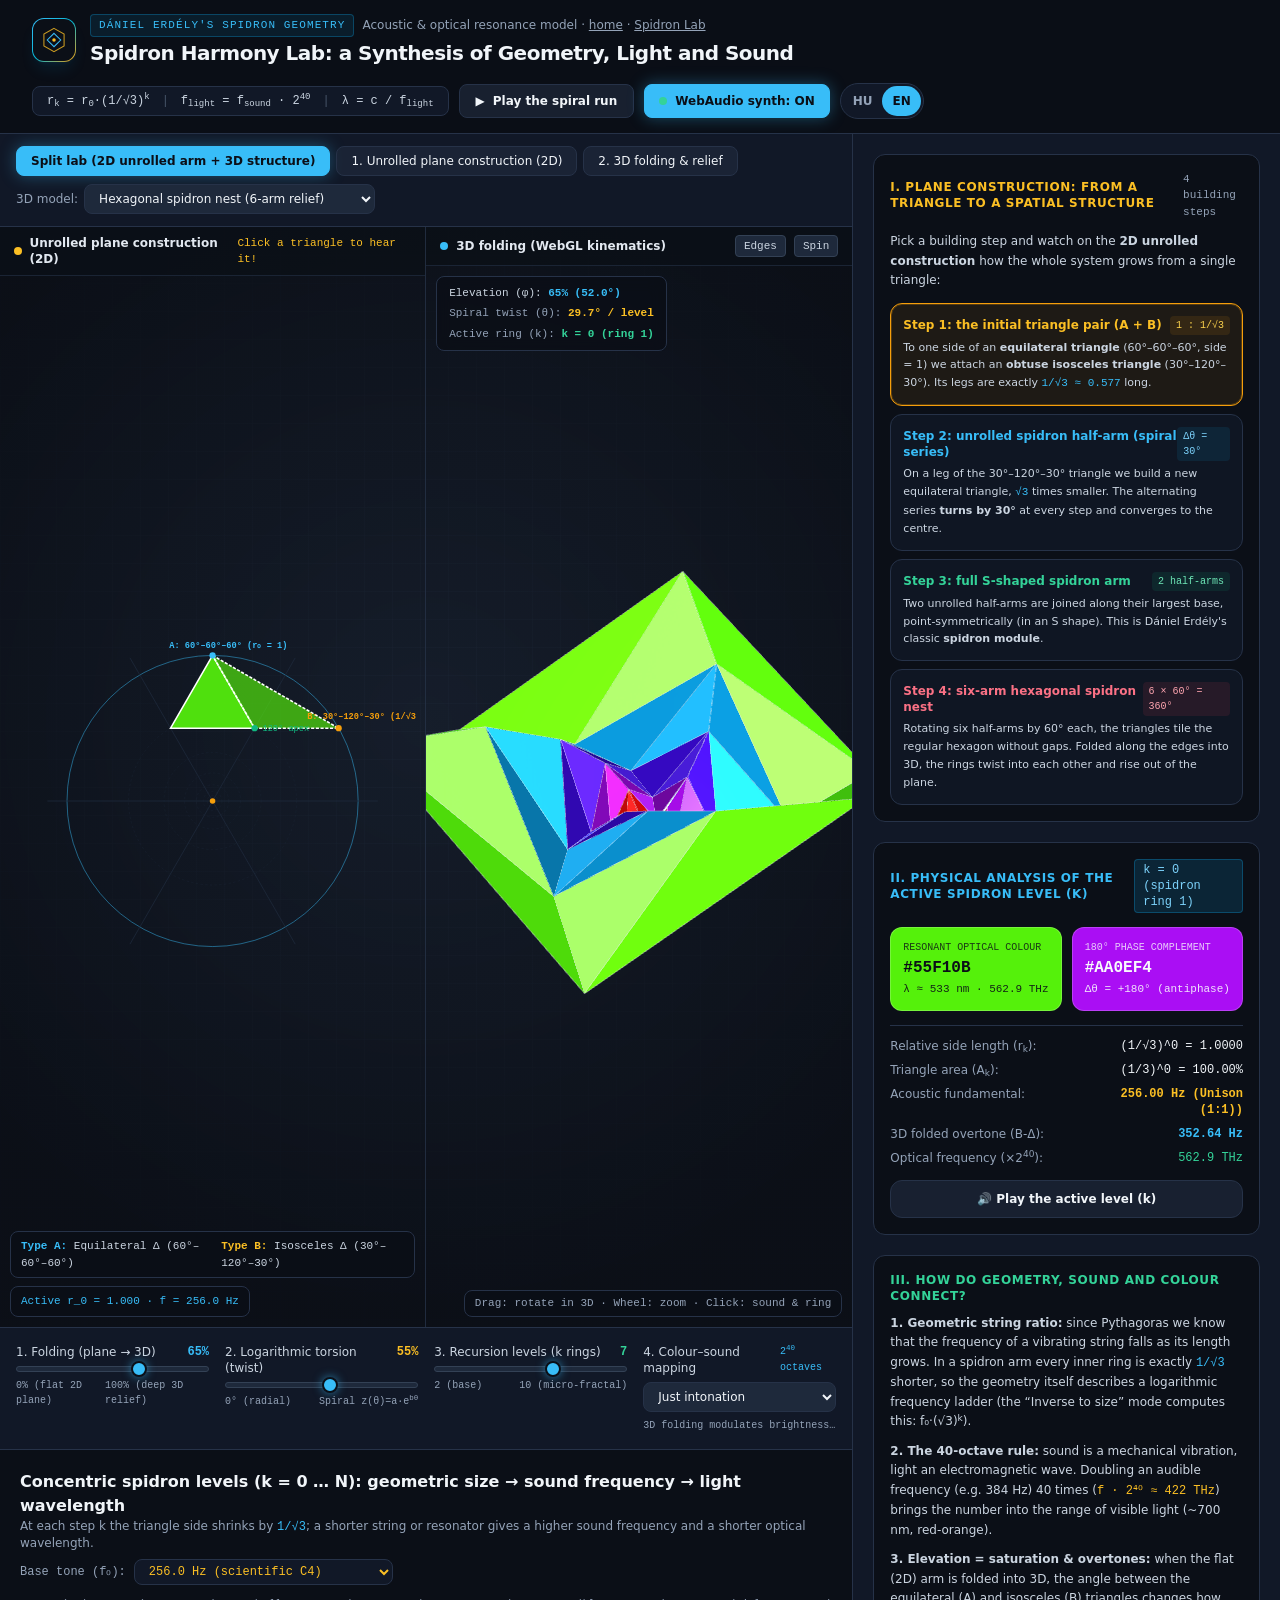
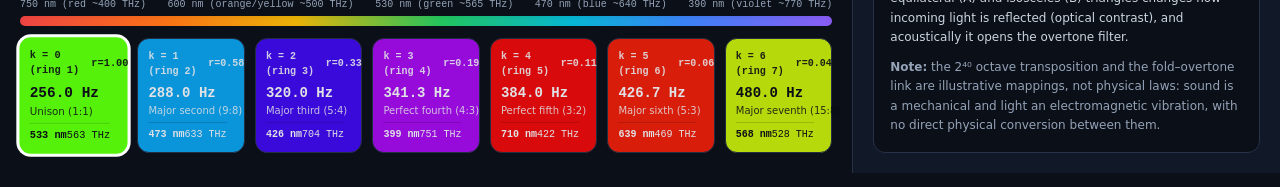
<file: harmonia.html>
<!DOCTYPE html>
<html lang="hu" class="dark" data-lang="hu">
<head>
<meta charset="utf-8">
<meta name="viewport" content="width=device-width, initial-scale=1.0">
<title>Spidron Harmónia Laboratórium / Spidron Harmony Lab</title>
<meta name="description" content="A spidron síkbeli felépítése és 3D hajtogatása; a szintek mérete hangfrekvenciára és fényhullámhosszra leképezve. / How a spidron is built in the plane and folded in 3D; level sizes mapped to sound frequencies and light wavelengths.">
<meta property="og:type" content="website">
<meta property="og:title" content="Spidron Harmónia Laboratórium / Spidron Harmony Lab">
<meta property="og:description" content="Geometria, fény és hang – interaktív spidron-labor. / Geometry, light and sound – an interactive spidron lab.">
<meta property="og:url" content="https://madcsaba.github.io/spidron/harmonia.html">
<link rel="stylesheet" href="harmonia.css">
<script>
(function(){var l;try{l=localStorage.getItem("sjk-lang")}catch(e){}
if(l!=="hu"&&l!=="en")l=(navigator.language||"").toLowerCase().indexOf("hu")===0?"hu":"en";
document.documentElement.setAttribute("data-lang",l);document.documentElement.lang=l;})();
</script>
<script src="vendor/three.min.js"></script>
<style>
  :root {
    --bg: #0b0f17;
    --panel: #111827;
    --panel-alt: #1e293b;
    --border: #263248;
    --ink: #f1f5f9;
    --mute: #94a3b8;
    --cyan: #38bdf8;
    --amber: #f59e0b;
    --emerald: #10b981;
    --rose: #f43f5e;
  }
  * { box-sizing: border-box; min-width: 0; }
  body {
    margin: 0;
    background-color: var(--bg);
    color: var(--ink);
    font-family: ui-sans-serif, system-ui, -apple-system, "Segoe UI", Helvetica, Arial, sans-serif;
    overflow-x: hidden;
  }
  .mono { font-family: ui-monospace, SFMono-Regular, Menlo, Consolas, monospace; }
  html[data-lang="hu"] .en { display: none; }
  html[data-lang="en"] .hu { display: none; }
  .langsw { display: flex; border: 1px solid var(--border); border-radius: 999px; padding: 2px; background: var(--panel); }
  .langsw button { border: 0; background: none; color: var(--mute); font: 600 12px ui-sans-serif, system-ui, sans-serif; padding: 6px 10px; border-radius: 999px; cursor: pointer; min-height: 30px; }
  .langsw button[aria-pressed="true"] { background: var(--cyan); color: var(--bg); }
  .langsw button:focus-visible { outline: 2px solid var(--amber); outline-offset: 2px; }

  /* Custom Scrollbar */
  ::-webkit-scrollbar { width: 6px; height: 6px; }
  ::-webkit-scrollbar-track { background: var(--bg); }
  ::-webkit-scrollbar-thumb { background: var(--border); border-radius: 3px; }
  ::-webkit-scrollbar-thumb:hover { background: var(--cyan); }

  /* Range Sliders */
  input[type=range] {
    -webkit-appearance: none;
    appearance: none;
    background: #1e293b;
    height: 6px;
    border-radius: 999px;
    outline: none;
    border: 1px solid #334155;
  }
  input[type=range]::-webkit-slider-thumb {
    -webkit-appearance: none;
    appearance: none;
    width: 16px;
    height: 16px;
    border-radius: 50%;
    background: var(--cyan);
    cursor: pointer;
    border: 2px solid var(--bg);
    box-shadow: 0 0 10px rgba(56, 189, 248, 0.6);
    transition: transform 0.15s ease, background-color 0.15s ease;
  }
  input[type=range]::-webkit-slider-thumb:hover {
    transform: scale(1.2);
    background: var(--amber);
  }

  .lab-btn {
    border: 1px solid var(--border);
    background: rgba(30, 41, 59, 0.7);
    color: var(--ink);
    transition: all 0.18s ease;
  }
  .lab-btn:hover {
    border-color: var(--cyan);
    background: rgba(56, 189, 248, 0.12);
  }
  .lab-btn.active, .lab-btn[aria-pressed="true"] {
    background: var(--cyan);
    color: #0b0f17;
    border-color: var(--cyan);
    font-weight: 600;
    box-shadow: 0 0 16px rgba(56, 189, 248, 0.35);
  }

  .step-card {
    border: 1px solid var(--border);
    background: rgba(17, 24, 39, 0.75);
    transition: all 0.2s ease;
  }
  .step-card.active {
    border-color: var(--amber);
    background: rgba(245, 158, 11, 0.08);
    box-shadow: inset 0 0 0 1px rgba(245, 158, 11, 0.25);
  }

  .stage-bg {
    background:
      radial-gradient(circle at 50% 45%, rgba(30, 41, 59, 0.55) 0%, rgba(11, 15, 23, 0.95) 80%),
      linear-gradient(to right, rgba(38, 50, 72, 0.2) 1px, transparent 1px),
      linear-gradient(to bottom, rgba(38, 50, 72, 0.2) 1px, transparent 1px);
    background-size: 100% 100%, 28px 28px, 28px 28px;
  }

  .spectrum-bar {
    background: linear-gradient(90deg,
      #ef4444 0%,
      #f97316 18%,
      #eab308 34%,
      #22c55e 52%,
      #06b6d4 68%,
      #3b82f6 82%,
      #8b5cf6 100%
    );
  }
</style>
</head>
<body class="min-h-screen flex flex-col selection:bg-sky-400 selection:text-slate-950">

<!-- HEADER -->
<header class="border-b border-[#263248] px-4 lg:px-8 py-3.5 flex flex-wrap items-center justify-between gap-4 bg-[#0b0f17]/90 backdrop-blur-md sticky top-0 z-40">
  <div class="flex items-center gap-3.5">
    <!-- Geometric Spidron Hexagon SVG Icon -->
    <a href="index.html" aria-label="Nyitóoldal / Home" title="Nyitóoldal / Home" class="block w-11 h-11 rounded-xl bg-gradient-to-br from-sky-400 via-cyan-500 to-amber-500 p-[1px] shadow-lg shadow-sky-500/10">
      <div class="w-full h-full bg-[#0b0f17] rounded-[11px] flex items-center justify-center">
        <svg viewBox="-24 -24 48 48" class="w-7 h-7 stroke-sky-400 fill-none" stroke-width="1.8">
          <polygon points="0,-20 17.3,-10 17.3,10 0,20 -17.3,10 -17.3,-10" class="stroke-amber-400/80"/>
          <polygon points="0,-11.5 11.5,0 0,11.5 -11.5,0" class="stroke-sky-400"/>
          <circle r="3" class="fill-amber-400 stroke-none"/>
        </svg>
      </div>
    </a>
    <div>
      <div class="flex items-center gap-2">
        <span class="mono text-[11px] uppercase tracking-widest px-2 py-0.5 rounded bg-sky-500/10 text-sky-400 border border-sky-500/30">
          <span class="hu">Erdély Dániel Spidron-geometriája</span><span class="en">Dániel Erdély's spidron geometry</span>
        </span>
        <span class="text-xs text-slate-400 hidden sm:inline"><span class="hu">Akusztikai &amp; Optikai Rezonancia Modell</span><span class="en">Acoustic &amp; optical resonance model</span> · <a href="index.html" class="underline hover:text-sky-400"><span class="hu">nyitóoldal</span><span class="en">home</span></a> · <a href="spidron-lab.html" class="underline hover:text-sky-400"><span class="hu">Spidron-labor</span><span class="en">Spidron Lab</span></a></span>
      </div>
      <h1 class="text-lg sm:text-xl font-bold tracking-tight text-slate-100 mt-0.5">
        <span class="hu">Spidron Harmónia Laboratórium: Geometria, Fény és Hang Szintézise</span><span class="en">Spidron Harmony Lab: a Synthesis of Geometry, Light and Sound</span>
      </h1>
    </div>
  </div>

  <!-- Core Mathematical Equations & Audio Trigger -->
  <div class="flex flex-wrap items-center gap-2.5">
    <div class="hidden xl:flex items-center gap-3 px-3.5 py-1.5 rounded-lg bg-[#111827] border border-[#263248] text-xs mono text-slate-300">
      <span data-title-hu="Geometriai kicsinyítési arány" data-title-en="Geometric scaling ratio">r<sub>k</sub> = r<sub>0</sub>·(1/√3)<sup>k</sup></span>
      <span class="text-slate-600">|</span>
      <span data-title-hu="40 oktávos hang-fény transzponálás" data-title-en="40-octave sound-to-light transposition">f<sub><span class="hu">fény</span><span class="en">light</span></sub> = f<sub><span class="hu">hang</span><span class="en">sound</span></sub> · 2<sup>40</sup></span>
      <span class="text-slate-600">|</span>
      <span data-title-hu="Hullámhossz számítás" data-title-en="Wavelength">λ = c / f<sub><span class="hu">fény</span><span class="en">light</span></sub></span>
    </div>

    <button id="btnPlaySpiral" class="lab-btn px-4 py-2 rounded-lg text-xs font-semibold flex items-center gap-2 cursor-pointer border-amber-500/50 text-amber-300 hover:bg-amber-500/15">
      <span id="spiralIcon">▶</span>
      <span><span class="hu">Spirális Futam Lejátszása</span><span class="en">Play the spiral run</span></span>
    </button>

    <button id="btnAudioMute" aria-pressed="true" class="lab-btn px-3.5 py-2 rounded-lg text-xs flex items-center gap-2 cursor-pointer">
      <span id="muteDot" class="w-2 h-2 rounded-full bg-emerald-400 animate-pulse"></span>
      <span id="muteLabel">WebAudio Szintetizátor: AKTÍV</span>
    </button>
    <div class="langsw" role="group" aria-label="Nyelv / Language"><button type="button" data-l="hu">HU</button><button type="button" data-l="en">EN</button></div>
  </div>
</header>

<!-- MAIN CONTENT GRID -->
<main class="flex-1 grid grid-cols-1 lg:grid-cols-12">

  <!-- LEFT / CENTER VISUALIZATION STAGE (7 cols on lg, 8 on xl) -->
  <section class="lg:col-span-7 xl:col-span-8 flex flex-col border-b lg:border-b-0 lg:border-r border-[#263248]">

    <!-- Top Mode Switcher: 2D Unrolled vs 3D Space Folding vs Dual Split -->
    <div class="p-3 px-4 border-b border-[#263248] bg-[#111827] flex flex-wrap items-center justify-between gap-2">
      <div class="flex flex-wrap items-center gap-1.5" role="group" aria-label="Nézet / View">
        <button data-stage="split" class="stage-mode-btn lab-btn active px-3.5 py-1.5 rounded-lg text-xs cursor-pointer">
          <span class="hu">Osztott Labor (2D Kiterített Kar + 3D Térszerkezet)</span><span class="en">Split lab (2D unrolled arm + 3D structure)</span>
        </button>
        <button data-stage="2d" class="stage-mode-btn lab-btn px-3.5 py-1.5 rounded-lg text-xs cursor-pointer">
          1. <span class="hu">Kiterített Síkbeli Konstrukció (2D)</span><span class="en">Unrolled plane construction (2D)</span>
        </button>
        <button data-stage="3d" class="stage-mode-btn lab-btn px-3.5 py-1.5 rounded-lg text-xs cursor-pointer">
          2. <span class="hu">3D Térbeli Hajtogatás &amp; Relief</span><span class="en">3D folding &amp; relief</span>
        </button>
      </div>

      <!-- 3D Structure Sub-mode -->
      <div class="flex items-center gap-1.5">
        <label for="sel3DType" class="text-xs text-slate-400"><span class="hu">3D Modell:</span><span class="en">3D model:</span></label>
        <select id="sel3DType" class="bg-[#1e293b] border border-[#263248] rounded-lg px-2.5 py-1.5 text-xs text-slate-100 outline-none focus:border-sky-400">
          <option value="single_arm" data-hu="Egyetlen Spidron-kar (Sík → 3D Spirál)" data-en="Single spidron arm (plane → 3D spiral)">Egyetlen Spidron-kar (Sík → 3D Spirál)</option>
          <option value="hex_nest" selected data-hu="Hexagonális Spidron-fészek (6 Karos Relief)" data-en="Hexagonal spidron nest (6-arm relief)">Hexagonális Spidron-fészek (6 Karos Relief)</option>
          <option value="dome" data-hu="Spidron Kupola / Térháló (Poliéderes)" data-en="Spidron dome / space lattice (polyhedral)">Spidron Kupola / Térháló (Poliéderes)</option>
        </select>
      </div>
    </div>

    <!-- VISUAL STAGE CONTAINER (Holds 2D Unrolled SVG/Canvas & 3D WebGL Canvas) -->
    <div id="visualStageGrid" class="flex-1 grid grid-cols-1 xl:grid-cols-2 min-h-[480px] sm:min-h-[540px] stage-bg relative overflow-hidden">

      <!-- PANEL A: 2D UNROLLED SPIDRON ARM & STEP-BY-STEP GEOMETRY (SVG) -->
      <div id="pane2D" class="relative flex flex-col border-b xl:border-b-0 xl:border-r border-[#263248]/80 min-h-[340px]">
        <div class="px-3.5 py-2 bg-[#0b0f17]/80 border-b border-[#263248]/60 flex items-center justify-between text-xs">
          <div class="flex items-center gap-2">
            <span class="w-2 h-2 rounded-full bg-amber-400"></span>
            <span class="font-semibold text-slate-200"><span class="hu">Síkbeli Kiterített Konstrukció (2D)</span><span class="en">Unrolled plane construction (2D)</span></span>
          </div>
          <span id="lbl2DSub" class="mono text-[11px] text-amber-400"><span class="hu">Kattints egy háromszögre a hanghoz!</span><span class="en">Click a triangle to hear it!</span></span>
        </div>

        <div class="relative flex-1 flex items-center justify-center p-2 select-none overflow-hidden">
          <svg id="svg2D" viewBox="-260 -220 520 440" class="w-full h-full max-h-[460px]"></svg>

          <!-- 2D Legend Overlay -->
          <div class="absolute bottom-2.5 left-2.5 right-2.5 pointer-events-none flex flex-wrap items-center justify-between gap-2 text-[11px] mono">
            <div class="bg-[#0b0f17]/85 backdrop-blur px-2.5 py-1.5 rounded-lg border border-[#263248] text-slate-300 flex items-center gap-3">
              <span><b class="text-sky-400"><span class="hu">A-típus:</span><span class="en">Type A:</span></b> <span class="hu">Szabályos</span><span class="en">Equilateral</span> Δ (60°–60°–60°)</span>
              <span><b class="text-amber-400"><span class="hu">B-típus:</span><span class="en">Type B:</span></b> <span class="hu">Egyenlő szárú</span><span class="en">Isosceles</span> Δ (30°–120°–30°)</span>
            </div>
            <div id="metric2DRatio" class="bg-[#0b0f17]/85 backdrop-blur px-2.5 py-1.5 rounded-lg border border-[#263248] text-sky-400">
              Skála: 1 / √3 ≈ 0.5774
            </div>
          </div>
        </div>
      </div>

      <!-- PANEL B: 3D THREE.JS FOLDING STAGE -->
      <div id="pane3D" class="relative flex flex-col min-h-[360px] cursor-grab active:cursor-grabbing">
        <div class="px-3.5 py-2 bg-[#0b0f17]/80 border-b border-[#263248]/60 flex items-center justify-between text-xs z-10">
          <div class="flex items-center gap-2">
            <span class="w-2 h-2 rounded-full bg-sky-400"></span>
            <span class="font-semibold text-slate-200"><span class="hu">3D Térbeli Hajtogatás (WebGL Kinematika)</span><span class="en">3D folding (WebGL kinematics)</span></span>
          </div>
          <div class="flex items-center gap-2">
            <button id="btnWireframe" aria-pressed="true" class="px-2 py-0.5 rounded bg-slate-800 border border-slate-700 text-[11px] mono text-slate-300 hover:border-sky-400 cursor-pointer">
              <span class="hu">Élek</span><span class="en">Edges</span>
            </button>
            <button id="btnAutoRotate" aria-pressed="true" class="px-2 py-0.5 rounded bg-slate-800 border border-slate-700 text-[11px] mono text-slate-300 hover:border-sky-400 cursor-pointer">
              <span class="hu">Forgás</span><span class="en">Spin</span>
            </button>
          </div>
        </div>

        <div id="threeContainer" class="relative flex-1 w-full h-full overflow-hidden">
          <canvas id="threeCanvas" class="absolute inset-0 w-full h-full block"></canvas>

          <!-- 3D Telemetry Overlay -->
          <div class="absolute top-2.5 left-2.5 pointer-events-none bg-[#0b0f17]/85 backdrop-blur px-3 py-2 rounded-lg border border-[#263248] text-[11px] mono flex flex-col gap-1">
            <div class="text-slate-300"><span class="hu">Térbeli Kiemelkedés</span><span class="en">Elevation</span> (φ): <b id="hudFoldDeg" class="text-sky-400">65% (52.0°)</b></div>
            <div class="text-slate-400"><span class="hu">Spirális Csavarodás</span><span class="en">Spiral twist</span> (θ): <b id="hudTwistDeg" class="text-amber-400">30.0° / szint</b></div>
            <div class="text-slate-400"><span class="hu">Aktív Gyűrű</span><span class="en">Active ring</span> (k): <b id="hudActiveRing" class="text-emerald-400">1. szint</b></div>
          </div>

          <div class="absolute bottom-2.5 right-2.5 pointer-events-none bg-[#0b0f17]/85 backdrop-blur px-2.5 py-1 rounded-lg border border-[#263248] text-[11px] mono text-slate-400">
            <span class="hu">Egér húzás: 3D forgatás · Görgő: Zoom · Kattintás: Hang &amp; Gyűrű</span><span class="en">Drag: rotate in 3D · Wheel: zoom · Click: sound &amp; ring</span>
          </div>
        </div>
      </div>

    </div>

    <!-- KINEMATIC & GEOMETRIC PARAMETER SLIDERS -->
    <div class="p-4 border-t border-[#263248] bg-[#111827] grid grid-cols-1 sm:grid-cols-2 xl:grid-cols-4 gap-4">
      <!-- Slider 1: 2D to 3D Folding Elevation -->
      <div class="flex flex-col gap-1.5">
        <div class="flex justify-between text-xs">
          <label for="slFold" class="text-slate-300 font-medium">1. <span class="hu">Térbeli Hajtogatás (Sík → 3D)</span><span class="en">Folding (plane → 3D)</span></label>
          <span id="valFold" class="mono text-sky-400 font-semibold">65%</span>
        </div>
        <input id="slFold" type="range" min="0" max="100" value="65">
        <div class="flex justify-between text-[10px] mono text-slate-400">
          <span>0% <span class="hu">(Kiterített 2D sík)</span><span class="en">(flat 2D plane)</span></span>
          <span>100% <span class="hu">(Mély 3D relief)</span><span class="en">(deep 3D relief)</span></span>
        </div>
      </div>

      <!-- Slider 2: Spiral Twist -->
      <div class="flex flex-col gap-1.5">
        <div class="flex justify-between text-xs">
          <label for="slTwist" class="text-slate-300 font-medium">2. <span class="hu">Logaritmikus Torzió (Csavarás)</span><span class="en">Logarithmic torsion (twist)</span></label>
          <span id="valTwist" class="mono text-amber-400 font-semibold">55%</span>
        </div>
        <input id="slTwist" type="range" min="0" max="100" value="55">
        <div class="flex justify-between text-[10px] mono text-slate-400">
          <span>0° <span class="hu">(Radiális)</span><span class="en">(radial)</span></span>
          <span><span class="hu">Spirális</span><span class="en">Spiral</span> z(θ)=a·e<sup>bθ</sup></span>
        </div>
      </div>

      <!-- Slider 3: Recursion Depth (Number of Rings k) -->
      <div class="flex flex-col gap-1.5">
        <div class="flex justify-between text-xs">
          <label for="slRings" class="text-slate-300 font-medium">3. <span class="hu">Rekurziós Szintek (k övek)</span><span class="en">Recursion levels (k rings)</span></label>
          <span id="valRings" class="mono text-emerald-400 font-semibold">7</span>
        </div>
        <input id="slRings" type="range" min="2" max="10" value="7">
        <div class="flex justify-between text-[10px] mono text-slate-400">
          <span>2 <span class="hu">(Alap)</span><span class="en">(base)</span></span>
          <span>10 <span class="hu">(Mikro-fraktál)</span><span class="en">(micro-fractal)</span></span>
        </div>
      </div>

      <!-- Slider 4: Color & Frequency Mapping Law -->
      <div class="flex flex-col gap-1.5">
        <div class="flex justify-between text-xs">
          <label for="selMappingLaw" class="text-slate-300 font-medium">4. <span class="hu">Szín–Hang Leképezési Törvény</span><span class="en">Colour–sound mapping</span></label>
          <span class="mono text-[10px] text-sky-400">2<sup>40</sup> <span class="hu">Oktáv</span><span class="en">octaves</span></span>
        </div>
        <select id="selMappingLaw" class="bg-[#1e293b] border border-[#263248] rounded-lg px-2.5 py-1.5 text-xs text-slate-100 outline-none focus:border-sky-400">
          <option value="inverse_size" data-hu="Fordított arány a mérettel (f₀ · (√3)^k)" data-en="Inverse to size (f₀ · (√3)^k)">Fordított arány a mérettel (f₀ · (√3)^k)</option>
          <option value="sqrt3_harmonic" data-hu="Geometriai √3 Felhangsor (f₀ · (√3)^(k/2))" data-en="Geometric √3 overtone series (f₀ · (√3)^(k/2))">Geometriai √3 Felhangsor (f₀ · (√3)^(k/2))</option>
          <option value="just_intonation" selected data-hu="Tiszta Akusztikus Hangolás (Just Intonation)" data-en="Just intonation">Tiszta Akusztikus Hangolás (Just Intonation)</option>
          <option value="golden_spiral" data-hu="Logaritmikus Spirál Fázisspektrum" data-en="Logarithmic spiral phase spectrum">Logaritmikus Spirál Fázisspektrum</option>
        </select>
        <div class="text-[10px] mono text-slate-400 truncate">
          <span class="hu">A 3D hajtogatás a fényerőt és a felhangokat modulálja</span><span class="en">3D folding modulates brightness and overtones</span>
        </div>
      </div>
    </div>

    <!-- BOTTOM: INTERACTIVE RING SPECTRUM & RESONANCE TABLE -->
    <div class="p-4 sm:p-5 border-t border-[#263248] bg-[#0b0f17]">
      <div class="flex flex-wrap items-center justify-between gap-2 mb-3">
        <div>
          <h2 class="text-sm sm:text-base font-bold text-slate-100 flex items-center gap-2">
            <span><span class="hu">Koncentrikus Spidron-szintek (k = 0 … N): Geometriai Méret → Hangfrekvencia → Fényhullámhossz</span><span class="en">Concentric spidron levels (k = 0 … N): geometric size → sound frequency → light wavelength</span></span>
          </h2>
          <p class="text-xs text-slate-400">
            <span class="hu">Minden k-adik lépcsőben a háromszög oldalhossza <code class="text-sky-400">1/√3</code> arányban csökken, a húr/rezonátor rövidülése pedig magasabb hangfrekvenciát és rövidebb optikai hullámhosszt eredményez.</span><span class="en">At each step k the triangle side shrinks by <code class="text-sky-400">1/√3</code>; a shorter string or resonator gives a higher sound frequency and a shorter optical wavelength.</span>
          </p>
        </div>

        <div class="flex items-center gap-2">
          <label for="selBaseFreq" class="text-xs text-slate-400 mono"><span class="hu">Alaphang</span><span class="en">Base tone</span> (f₀):</label>
          <select id="selBaseFreq" class="bg-[#111827] border border-[#263248] rounded-lg px-2.5 py-1 text-xs mono text-amber-400">
            <option value="256" data-hu="256.0 Hz (Tudományos C4)" data-en="256.0 Hz (scientific C4)">256.0 Hz (Tudományos C4)</option>
            <option value="261.63" data-hu="261.63 Hz (Standard C4, A=440)" data-en="261.63 Hz (standard C4, A=440)">261.63 Hz (Standard C4, A=440)</option>
            <option value="216" data-hu="216.0 Hz (A3, A=432 hangolás)" data-en="216.0 Hz (A3, A=432 tuning)">216.0 Hz (A3, A=432 hangolás)</option>
            <option value="194.18" data-hu="194.18 Hz (Cousto: Föld-nap)" data-en="194.18 Hz (Cousto: Earth day)">194.18 Hz (Cousto: Föld-nap)</option>
          </select>
        </div>
      </div>

      <!-- Continuous Visible Spectrum Reference Bar -->
      <div class="mb-3">
        <div class="flex justify-between text-[10px] mono text-slate-400 mb-1">
          <span>750 nm (<span class="hu">Vörös</span><span class="en">red</span> ~400 THz)</span>
          <span>600 nm (<span class="hu">Narancs/Sárga</span><span class="en">orange/yellow</span> ~500 THz)</span>
          <span>530 nm (<span class="hu">Zöld</span><span class="en">green</span> ~565 THz)</span>
          <span>470 nm (<span class="hu">Kék</span><span class="en">blue</span> ~640 THz)</span>
          <span>390 nm (<span class="hu">Ibolya</span><span class="en">violet</span> ~770 THz)</span>
        </div>
        <div class="h-2.5 w-full rounded-full spectrum-bar relative shadow-inner"></div>
      </div>

      <!-- Ring Cards Grid -->
      <div id="ringSpectrumGrid" class="grid grid-cols-2 sm:grid-cols-4 xl:grid-cols-7 gap-2.5">
        <!-- Populated dynamically by JS -->
      </div>
    </div>

  </section>

  <!-- RIGHT PANEL: STEP-BY-STEP GEOMETRIC GUIDE & SYNESTHESIA INSPECTOR (5 cols on lg, 4 on xl) -->
  <aside class="lg:col-span-5 xl:col-span-4 bg-[#111827] p-4 sm:p-5 flex flex-col gap-5">

    <!-- 1. STEP-BY-STEP UNROLLED SPIDRON CONSTRUCTION GUIDE -->
    <div class="bg-[#0b0f17] border border-[#263248] rounded-xl p-4 flex flex-col gap-3">
      <div class="flex items-center justify-between">
        <h3 class="text-xs font-bold uppercase tracking-wider text-amber-400">
          I. <span class="hu">Síkbeli Konstrukció: A Háromszögtől a Térszerkezetig</span><span class="en">Plane construction: from a triangle to a spatial structure</span>
        </h3>
        <span class="mono text-[11px] text-slate-400"><span class="hu">4 építési fázis</span><span class="en">4 building steps</span></span>
      </div>

      <p class="text-xs text-slate-300 leading-relaxed m-0">
        <span class="hu">Válaszd ki az építési lépést, és figyeld meg a bal oldali <b>2D Kiterített Konstrukciós</b> rajzon, hogyan épül fel a rendszer egyetlen háromszögből:</span><span class="en">Pick a building step and watch on the <b>2D unrolled construction</b> how the whole system grows from a single triangle:</span>
      </p>

      <!-- Stepper Buttons -->
      <div class="grid grid-cols-1 gap-2" id="constructionSteps">
        <button data-step="1" class="step-card active p-3 rounded-xl text-left cursor-pointer">
          <div class="flex items-center justify-between">
            <span class="text-xs font-bold text-amber-400"><span class="hu">1. Lépés: A Kezdeti Háromszög-pár (A + B)</span><span class="en">Step 1: the initial triangle pair (A + B)</span></span>
            <span class="mono text-[10px] px-1.5 py-0.5 rounded bg-amber-500/10 text-amber-300">1 : 1/√3</span>
          </div>
          <p class="text-[11px] text-slate-300 mt-1 mb-0 leading-relaxed">
            <span class="hu">Egy <b>szabályos háromszög</b> (60°–60°–60°, oldal = 1) oldalához egy <b>egyenlő szárú tompaszögű háromszöget</b> (30°–120°–30°) illesztünk. A tompaszögű háromszög szárai pontosan <code class="text-sky-400">1/√3 ≈ 0.577</code> hosszúak.</span><span class="en">To one side of an <b>equilateral triangle</b> (60°–60°–60°, side = 1) we attach an <b>obtuse isosceles triangle</b> (30°–120°–30°). Its legs are exactly <code class="text-sky-400">1/√3 ≈ 0.577</code> long.</span>
          </p>
        </button>

        <button data-step="2" class="step-card p-3 rounded-xl text-left cursor-pointer">
          <div class="flex items-center justify-between">
            <span class="text-xs font-bold text-sky-400"><span class="hu">2. Lépés: Kiterített Spidron-félkar (Spirális Sorozat)</span><span class="en">Step 2: unrolled spidron half-arm (spiral series)</span></span>
            <span class="mono text-[10px] px-1.5 py-0.5 rounded bg-sky-500/10 text-sky-300">Δθ = 30°</span>
          </div>
          <p class="text-[11px] text-slate-300 mt-1 mb-0 leading-relaxed">
            <span class="hu">A 30°–120°–30°-os háromszög rövidebb szárára egy újabb, <code class="text-sky-400">√3</code>-szor kisebb szabályos háromszöget építünk. A váltakozó sorozat minden lépésben <b>30°-kal elfordul</b> és a középpont felé konvergál.</span><span class="en">On a leg of the 30°–120°–30° triangle we build a new equilateral triangle, <code class="text-sky-400">√3</code> times smaller. The alternating series <b>turns by 30°</b> at every step and converges to the centre.</span>
          </p>
        </button>

        <button data-step="3" class="step-card p-3 rounded-xl text-left cursor-pointer">
          <div class="flex items-center justify-between">
            <span class="text-xs font-bold text-emerald-400"><span class="hu">3. Lépés: Teljes S-alakú Spidron-kar</span><span class="en">Step 3: full S-shaped spidron arm</span></span>
            <span class="mono text-[10px] px-1.5 py-0.5 rounded bg-emerald-500/10 text-emerald-300"><span class="hu">2 Félkar</span><span class="en">2 half-arms</span></span>
          </div>
          <p class="text-[11px] text-slate-300 mt-1 mb-0 leading-relaxed">
            <span class="hu">Két kiterített Spidron-félkart a legnagyobb alapjuk mentén, középpontosan szimmetrikusan (S-alakban) összeillesztünk. Ez Erdély Dániel klasszikus <b>Spidron alapmodulja</b>.</span><span class="en">Two unrolled half-arms are joined along their largest base, point-symmetrically (in an S shape). This is Dániel Erdély's classic <b>spidron module</b>.</span>
          </p>
        </button>

        <button data-step="4" class="step-card p-3 rounded-xl text-left cursor-pointer">
          <div class="flex items-center justify-between">
            <span class="text-xs font-bold text-rose-400"><span class="hu">4. Lépés: 6 Karos Hexagonális Spidron-fészek</span><span class="en">Step 4: six-arm hexagonal spidron nest</span></span>
            <span class="mono text-[10px] px-1.5 py-0.5 rounded bg-rose-500/10 text-rose-300">6 × 60° = 360°</span>
          </div>
          <p class="text-[11px] text-slate-300 mt-1 mb-0 leading-relaxed">
            <span class="hu">Hat darab Spidron-félkart 60°-onként körbeforgatva a háromszögek hézagtalanul kitöltik a szabályos hatszöget. Amikor az élek mentén 3D-be hajtjuk, a gyűrűk egymásba csavarodva emelkednek ki a síkból!</span><span class="en">Rotating six half-arms by 60° each, the triangles tile the regular hexagon without gaps. Folded along the edges into 3D, the rings twist into each other and rise out of the plane.</span>
          </p>
        </button>
      </div>
    </div>

    <!-- 2. SELECTED RING / TRIANGLE LIVE INSPECTOR -->
    <div class="bg-[#0b0f17] border border-[#263248] rounded-xl p-4 flex flex-col gap-3.5">
      <div class="flex items-center justify-between">
        <h3 class="text-xs font-bold uppercase tracking-wider text-sky-400">
          II. <span class="hu">Aktív Spidron-szint (k) Fizikai Analízise</span><span class="en">Physical analysis of the active spidron level (k)</span>
        </h3>
        <span id="inspRingBadge" class="mono text-xs px-2 py-0.5 rounded bg-sky-500/15 text-sky-300 border border-sky-500/30">
          k = 0 (Külső gyűrű)
        </span>
      </div>

      <!-- Color Swatch + Dual Complementary Preview -->
      <div class="grid grid-cols-2 gap-2.5">
        <div id="inspColorBox" class="p-3 rounded-xl border border-white/20 flex flex-col justify-between min-h-[84px] transition-colors">
          <span class="text-[10px] mono uppercase opacity-80"><span class="hu">Rezonáns Optikai Szín</span><span class="en">Resonant optical colour</span></span>
          <b id="inspHexCode" class="mono text-base">#EF4444</b>
          <span id="inspWavelength" class="mono text-[11px] opacity-90">λ = 650 nm · 461 THz</span>
        </div>

        <div id="inspCompBox" class="p-3 rounded-xl border border-white/20 flex flex-col justify-between min-h-[84px] transition-colors">
          <span class="text-[10px] mono uppercase opacity-80"><span class="hu">180° Fázis-komplementer</span><span class="en">180° phase complement</span></span>
          <b id="inspCompHex" class="mono text-base">#06B6D4</b>
          <span id="inspPhaseInfo" class="mono text-[11px] opacity-90">Δθ = +180° <span class="hu">(Ellenfázis)</span><span class="en">(antiphase)</span></span>
        </div>
      </div>

      <!-- Detailed Metrics Table -->
      <dl class="grid grid-cols-2 gap-y-2 gap-x-3 text-xs border-t border-[#263248] pt-3 m-0">
        <dt class="text-slate-400"><span class="hu">Relatív oldalhossz</span><span class="en">Relative side length</span> (r<sub>k</sub>):</dt>
        <dd id="inspEdgeLen" class="mono text-right text-slate-100 font-medium">(1/√3)⁰ = 1.0000</dd>

        <dt class="text-slate-400"><span class="hu">Háromszög terület</span><span class="en">Triangle area</span> (A<sub>k</sub>):</dt>
        <dd id="inspAreaRatio" class="mono text-right text-slate-100 font-medium">(1/3)⁰ = 100.0%</dd>

        <dt class="text-slate-400"><span class="hu">Akusztikus alapfrekvencia:</span><span class="en">Acoustic fundamental:</span></dt>
        <dd id="inspSoundHz" class="mono text-right text-amber-400 font-semibold">256.00 Hz (C4)</dd>

        <dt class="text-slate-400"><span class="hu">3D Hajtogatott Felhang</span><span class="en">3D folded overtone</span> (B-Δ):</dt>
        <dd id="inspOvertoneHz" class="mono text-right text-sky-400 font-semibold">384.00 Hz (Kvint)</dd>

        <dt class="text-slate-400"><span class="hu">Optikai frekvencia</span><span class="en">Optical frequency</span> (×2<sup>40</sup>):</dt>
        <dd id="inspLightTHz" class="mono text-right text-emerald-400 font-medium">422.2 THz</dd>
      </dl>

      <button id="btnPlaySelectedRing" class="lab-btn w-full py-2.5 rounded-xl text-xs font-semibold flex items-center justify-center gap-2 cursor-pointer">
        <span>🔊 <span class="hu">Aktív Szint (k) Akusztikus Megszólaltatása</span><span class="en">Play the active level (k)</span></span>
      </button>
    </div>

    <!-- 3. THEORETICAL SYNTHESIS: WHY GEOMETRY = SOUND = COLOR -->
    <div class="bg-[#0b0f17] border border-[#263248] rounded-xl p-4 flex flex-col gap-2.5 text-xs text-slate-300 leading-relaxed">
      <h3 class="text-xs font-bold uppercase tracking-wider text-emerald-400 m-0">
        III. <span class="hu">Hogyan kapcsolódik össze a Geometria, a Hang és a Szín?</span><span class="en">How do geometry, sound and colour connect?</span>
      </h3>
      <p class="m-0">
        <span class="hu"><b>1. Geometriai Húr-arány:</b> Püthagorasz óta tudjuk, hogy egy rezgő húr vagy lemez frekvenciája fordítottan arányos a méretével. A Spidron-karban minden belső gyűrű pontosan <code class="text-sky-400">1/√3</code> arányban rövidül, így a geometria önmagában egy logaritmikus frekvencia-létrát ír le (ezt számolja a „Fordított arány a mérettel” mód: f₀·(√3)<sup>k</sup>).</span><span class="en"><b>1. Geometric string ratio:</b> since Pythagoras we know that the frequency of a vibrating string falls as its length grows. In a spidron arm every inner ring is exactly <code class="text-sky-400">1/√3</code> shorter, so the geometry itself describes a logarithmic frequency ladder (the “Inverse to size” mode computes this: f₀·(√3)<sup>k</sup>).</span>
      </p>
      <p class="m-0">
        <span class="hu"><b>2. A 40 Oktáv Törvénye:</b> A hang mechanikai rezgés, a fény elektromágneses hullám. Ha egy hallható hangfrekvenciát (pl. 384 Hz) 40-szer megduplázunk (<code class="text-amber-400">f · 2⁴⁰ ≈ 422 THz</code>), a rezgésszám belép a látható fény tartományába (~700 nm vörös-narancs).</span><span class="en"><b>2. The 40-octave rule:</b> sound is a mechanical vibration, light an electromagnetic wave. Doubling an audible frequency (e.g. 384 Hz) 40 times (<code class="text-amber-400">f · 2⁴⁰ ≈ 422 THz</code>) brings the number into the range of visible light (~700 nm, red-orange).</span>
      </p>
      <p class="m-0">
        <span class="hu"><b>3. Térbeli Kiemelkedés = Színtelítettség &amp; Felhangok:</b> Amikor a síkbeli (2D) Spidron-kart a 3D térbe hajtjuk, a szabályos (A) és egyenlő szárú (B) háromszögek egymással bezárt szöge megváltoztatja a beeső fény visszaverődési szögét (optikai kontraszt), akusztikailag pedig megnyitja a felhang-szűrőt.</span><span class="en"><b>3. Elevation = saturation &amp; overtones:</b> when the flat (2D) arm is folded into 3D, the angle between the equilateral (A) and isosceles (B) triangles changes how incoming light is reflected (optical contrast), and acoustically it opens the overtone filter.</span>
      </p>
      <p class="m-0 text-slate-400">
        <span class="hu"><b>Megjegyzés:</b> a 2⁴⁰-es oktáv-transzponálás és a hajtás–felhang kapcsolat szemléltető leképezés, nem fizikai törvény: a hang mechanikai, a fény elektromágneses rezgés, a kettő között nincs közvetlen fizikai átmenet.</span><span class="en"><b>Note:</b> the 2⁴⁰ octave transposition and the fold–overtone link are illustrative mappings, not physical laws: sound is a mechanical and light an electromagnetic vibration, with no direct physical conversion between them.</span>
      </p>
    </div>

  </aside>

</main>

<script>
(() => {
  // ============================================================================
  // 1. MATEMAIKAI ÉS FIZIKAI KONSTANSOK (SPIDRON, AKUSZTIKA, OPTIKA)
  // ============================================================================
  const L = () => document.documentElement.getAttribute('data-lang') === 'en' ? 'en' : 'hu';
  const T = (hu, en) => L() === 'en' ? en : hu;
  const SQRT3 = Math.sqrt(3);
  const INV_SQRT3 = 1 / SQRT3; // ~0.577350269
  const C_LIGHT = 299792458;   // m/s
  const OCTAVE_40 = Math.pow(2, 40); // 1,099,511,627,776

  // Just Intonation harmonic ratios within an octave + extension
  const JUST_RATIOS = [
    { r: 1/1,   name: 'Alaphang (1:1 Prím)', en: 'Unison (1:1)' },
    { r: 9/8,   name: 'Nagy szekund (9:8)', en: 'Major second (9:8)' },
    { r: 5/4,   name: 'Nagy terc (5:4)', en: 'Major third (5:4)' },
    { r: 4/3,   name: 'Tiszta kvart (4:3)', en: 'Perfect fourth (4:3)' },
    { r: 3/2,   name: 'Tiszta kvint (3:2)', en: 'Perfect fifth (3:2)' },
    { r: 5/3,   name: 'Nagy szext (5:3)', en: 'Major sixth (5:3)' },
    { r: 15/8,  name: 'Nagy szeptim (15:8)', en: 'Major seventh (15:8)' },
    { r: 2/1,   name: 'Oktáv (2:1)', en: 'Octave (2:1)' },
    { r: 9/4,   name: 'Nóna (9:4)', en: 'Ninth (9:4)' },
    { r: 5/2,   name: 'Decima (5:2)', en: 'Tenth (5:2)' }
  ];

  // Application State
  let stageView = 'split';      // 'split' | '2d' | '3d'
  let constructionStep = 1;     // 1: Pair, 2: Half-arm, 3: Full S-arm, 4: 6-arm Hex Nest
  let model3DType = 'hex_nest'; // 'single_arm' | 'hex_nest' | 'dome'
  let foldPct = 0.65;           // 0..1 (2D flat to 3D deep fold)
  let twistPct = 0.55;          // 0..1 (Spiral torsion)
  let numRings = 7;             // 2..10 concentric levels
  let mappingLaw = 'just_intonation';
  let baseFreq = 256.0;         // Hz
  let selectedRing = 0;         // Currently inspected ring k (0 .. numRings-1)
  let showWireframe = true;
  let autoRotate = true;
  let audioEnabled = true;
  let spiralPlaying = false;

  // ============================================================================
  // 2. SZÍN – HANG – HULLÁMHOSSZ KONVERZIÓS MOTOR
  // ============================================================================
  function getRingData(k) {
    const scaleEdge = Math.pow(INV_SQRT3, k);
    const scaleArea = Math.pow(1 / 3, k);

    let freqHz;
    let intervalLabel;

    if (mappingLaw === 'inverse_size') {
      // Frequency inversely proportional to size: each level is 1/√3 smaller, so ×√3 per level
      freqHz = baseFreq * Math.pow(SQRT3, k);
      intervalLabel = `(√3)^${k} = ×${Math.pow(SQRT3, k).toFixed(2)}`;
    } else if (mappingLaw === 'sqrt3_harmonic') {
      // Pure geometric scaling: each step scales frequency by (sqrt(3))^(k/2)
      freqHz = baseFreq * Math.pow(SQRT3, k * 0.5);
      intervalLabel = `(√3)^(${k}/2) = ×${Math.pow(SQRT3, k * 0.5).toFixed(2)}`;
    } else if (mappingLaw === 'just_intonation') {
      const item = JUST_RATIOS[k % JUST_RATIOS.length];
      const octBoost = Math.floor(k / JUST_RATIOS.length);
      freqHz = baseFreq * item.r * Math.pow(2, octBoost);
      intervalLabel = T(item.name, item.en);
    } else {
      // Spiral phase 30-degree steps mapped across octave
      freqHz = baseFreq * Math.pow(2, (k * 2) / 12);
      intervalLabel = `${T('Spirál fázis', 'Spiral phase')}: ${k * 30}°`;
    }

    // Folded B-triangle (isosceles) overtone frequency modulated by 3D fold angle
    const overtoneRatio = 1 + 0.5 * (0.3 + 0.7 * foldPct); // shifts toward perfect fifth (1.5x) as it folds into 3D
    const overtoneHz = freqHz * overtoneRatio;

    // Normalize audible frequency into single octave [baseFreq, baseFreq*2) before 2^40 transposition
    // so that every octave cleanly maps across the visible spectrum (400 THz - 780 THz)
    let normFreq = freqHz;
    while (normFreq >= 760) normFreq *= 0.5;
    while (normFreq < 380) normFreq *= 2.0;

    const lightTHz = (normFreq * OCTAVE_40) / 1e12; // in THz
    const wavelengthNm = (C_LIGHT / (lightTHz * 1e12)) * 1e9; // in nm (~380..750)

    // Convert wavelength (nm) + 3D folding elevation into vivid HSL / RGB
    const rgb = wavelengthToRGB(wavelengthNm, foldPct);
    const hex = rgbToHex(rgb);

    // 180-degree phase complementary color
    const compRgb = [255 - rgb[0], 255 - rgb[1], 255 - rgb[2]];
    const compHex = rgbToHex(compRgb);

    return {
      k,
      scaleEdge,
      scaleArea,
      freqHz,
      overtoneHz,
      intervalLabel,
      lightTHz,
      wavelengthNm,
      rgb,
      hex,
      compRgb,
      compHex
    };
  }

  // Approximate physical wavelength (380..750 nm) to sRGB, modulated by 3D fold tension
  function wavelengthToRGB(nm, foldFactor) {
    const wl = Math.max(380, Math.min(750, nm));
    let r = 0, g = 0, b = 0;

    if (wl >= 380 && wl < 440) {
      r = -(wl - 440) / (440 - 380); g = 0; b = 1;
    } else if (wl >= 440 && wl < 490) {
      r = 0; g = (wl - 440) / (490 - 440); b = 1;
    } else if (wl >= 490 && wl < 510) {
      r = 0; g = 1; b = -(wl - 510) / (510 - 490);
    } else if (wl >= 510 && wl < 580) {
      r = (wl - 510) / (580 - 510); g = 1; b = 0;
    } else if (wl >= 580 && wl < 645) {
      r = 1; g = -(wl - 645) / (645 - 580); b = 0;
    } else {
      r = 1; g = 0; b = 0;
    }

    // Slight saturation/brightness boost as the structure folds into 3D space
    const intensity = 0.72 + 0.28 * foldFactor;
    const floor = 0.12 * (1 - foldFactor);
    return [
      Math.round(Math.min(255, (r * intensity + floor) * 255)),
      Math.round(Math.min(255, (g * intensity + floor) * 255)),
      Math.round(Math.min(255, (b * intensity + floor) * 255))
    ];
  }

  function rgbToHex(rgb) {
    return '#' + rgb.map(v => Math.max(0, Math.min(255, Math.round(v))).toString(16).padStart(2, '0')).join('').toUpperCase();
  }

  function relLum(rgb) {
    return (0.2126 * rgb[0] + 0.7152 * rgb[1] + 0.0722 * rgb[2]) / 255;
  }

  // ============================================================================
  // 3. WEB AUDIO API HARMONIKUS SZINTETIZÁTOR
  // ============================================================================
  let audioCtx = null;

  function playSpidronTone(k, duration = 1.6) {
    if (!audioEnabled) return;
    try {
      if (!audioCtx) {
        const AC = window.AudioContext || window.webkitAudioContext;
        if (!AC) return;
        audioCtx = new AC();
      }
      if (audioCtx.state === 'suspended') audioCtx.resume();

      const data = getRingData(k);
      const now = audioCtx.currentTime + 0.01;

      const masterGain = audioCtx.createGain();
      masterGain.gain.setValueAtTime(0.0001, now);
      masterGain.gain.exponentialRampToValueAtTime(0.18, now + 0.03);
      masterGain.gain.exponentialRampToValueAtTime(0.0001, now + duration);

      // Lowpass filter whose cutoff opens up as the Spidron is folded into 3D space
      const filter = audioCtx.createBiquadFilter();
      filter.type = 'lowpass';
      filter.frequency.setValueAtTime(400 + foldPct * 4200, now);

      masterGain.connect(filter);
      filter.connect(audioCtx.destination);

      // 1. Primary Oscillator: Equilateral Triangle A (Fundamental frequency)
      const oscA = audioCtx.createOscillator();
      oscA.type = 'triangle';
      oscA.frequency.setValueAtTime(data.freqHz, now);

      // 2. Secondary Oscillator: Isosceles Triangle B (3D Folded Overtone)
      const oscB = audioCtx.createOscillator();
      oscB.type = 'sine';
      oscB.frequency.setValueAtTime(data.overtoneHz, now);

      const gainB = audioCtx.createGain();
      gainB.gain.setValueAtTime(0.15 + 0.45 * foldPct, now); // Louder overtone when folded in 3D

      oscA.connect(masterGain);
      oscB.connect(gainB);
      gainB.connect(masterGain);

      oscA.start(now);
      oscB.start(now);
      oscA.stop(now + duration + 0.05);
      oscB.stop(now + duration + 0.05);
    } catch (e) {
      console.error(e);
    }
  }

  // ============================================================================
  // 4. 2D SÍKBELI KITERÍTETT SPIDRON KONSTRUKCIÓ (INTERAKTÍV SVG)
  // ============================================================================
  const svg2D = document.getElementById('svg2D');

  // Helper to get hexagon ring vertex at level k (0..N) and sector i (0..5) in 2D
  const R2D = 185;
  function getVertex2D(k, i) {
    const angle = k * (Math.PI / 6) + i * (Math.PI / 3) - Math.PI / 2;
    const rad = R2D * Math.pow(INV_SQRT3, k);
    return [rad * Math.cos(angle), rad * Math.sin(angle)];
  }

  function render2DConstruction() {
    let html = '';

    // Background concentric reference circles and axes
    html += `<g stroke="#1e293b" stroke-width="1" fill="none">`;
    for (let k = 0; k <= numRings; k++) {
      const r = (R2D * Math.pow(INV_SQRT3, k)).toFixed(1);
      html += `<circle r="${r}" stroke-dasharray="${k === selectedRing ? 'none' : '3 3'}" stroke="${k === selectedRing ? '#38bdf8' : '#1e293b'}" stroke-opacity="${k === selectedRing ? '0.6' : '0.45'}"/>`;
    }
    for (let i = 0; i < 6; i++) {
      const a = i * (Math.PI / 3);
      html += `<line x1="0" y1="0" x2="${(210 * Math.cos(a)).toFixed(1)}" y2="${(210 * Math.sin(a)).toFixed(1)}"/>`;
    }
    html += `</g>`;

    // Determine which sectors and rings to draw based on constructionStep (1..4)
    const maxK = (constructionStep === 1) ? 1 : numRings;
    const sectors = (constructionStep === 1 || constructionStep === 2)
      ? [0]
      : (constructionStep === 3)
      ? [0, 3]
      : [0, 1, 2, 3, 4, 5];

    // Draw Triangles
    for (let k = 0; k < maxK; k++) {
      const rData = getRingData(k);
      const isSel = (k === selectedRing);
      const strokeW = isSel ? 2.0 : 1.0;
      const strokeCol = isSel ? '#ffffff' : '#0b0f17';

      sectors.forEach(sec => {
        // Vertices for one Spidron step in sector `sec`
        const V_k_i   = getVertex2D(k, sec);
        const V_k_ip1 = getVertex2D(k, sec + 1);
        const V_kp1_i = getVertex2D(k + 1, sec);
        const V_kp1_im1 = getVertex2D(k + 1, sec - 1);

        // Triangle A (Equilateral-like core segment) & Triangle B (Isosceles 30-120-30 segment)
        const ptsIso  = `${V_k_i[0].toFixed(1)},${V_k_i[1].toFixed(1)} ${V_k_ip1[0].toFixed(1)},${V_k_ip1[1].toFixed(1)} ${V_kp1_i[0].toFixed(1)},${V_kp1_i[1].toFixed(1)}`;
        const ptsEqui = `${V_k_i[0].toFixed(1)},${V_k_i[1].toFixed(1)} ${V_kp1_im1[0].toFixed(1)},${V_kp1_im1[1].toFixed(1)} ${V_kp1_i[0].toFixed(1)},${V_kp1_i[1].toFixed(1)}`;

        const fillEqui = rData.hex;
        const fillIso  = rData.hex;

        // Equilateral A triangle
        html += `<polygon data-ring="${k}" points="${ptsEqui}" fill="${fillEqui}" fill-opacity="${isSel ? '0.92' : '0.72'}" stroke="${strokeCol}" stroke-width="${strokeW}" class="cursor-pointer transition-opacity hover:fill-opacity-100"/>`;

        // Isosceles B triangle (slightly lighter/translucent to distinguish A vs B)
        html += `<polygon data-ring="${k}" points="${ptsIso}" fill="${fillIso}" fill-opacity="${isSel ? '0.65' : '0.42'}" stroke="${strokeCol}" stroke-width="${strokeW}" stroke-dasharray="${constructionStep === 1 ? '4 2' : 'none'}" class="cursor-pointer transition-opacity hover:fill-opacity-90"/>`;
      });
    }

    // Step 1 & Step 2 Geometric Angle & Ratio Annotations
    if (constructionStep === 1 || constructionStep === 2) {
      const p0 = getVertex2D(0, 0);
      const p1 = getVertex2D(0, 1);
      const p2 = getVertex2D(1, 0);
      const p3 = getVertex2D(1, -1);

      html += `
        <g class="mono" font-size="11" fill="#f1f5f9" pointer-events="none">
          <circle cx="${p0[0].toFixed(1)}" cy="${p0[1].toFixed(1)}" r="4" fill="#38bdf8"/>
          <circle cx="${p1[0].toFixed(1)}" cy="${p1[1].toFixed(1)}" r="4" fill="#f59e0b"/>
          <circle cx="${p2[0].toFixed(1)}" cy="${p2[1].toFixed(1)}" r="4" fill="#10b981"/>
          <text x="${(p0[0] - 55).toFixed(1)}" y="${(p0[1] - 10).toFixed(1)}" fill="#38bdf8" font-weight="600">A: 60°–60°–60° (r₀ = 1)</text>
          <text x="${(p1[0] - 40).toFixed(1)}" y="${(p1[1] - 12).toFixed(1)}" fill="#f59e0b" font-weight="600">B: 30°–120°–30° (1/√3)</text>
          <text x="${(p2[0] + 10).toFixed(1)}" y="${(p2[1] + 4).toFixed(1)}" fill="#10b981">${T('120° csúcs', '120° apex')}</text>
        </g>
      `;
    }

    // Center point
    html += `<circle cx="0" cy="0" r="3.5" fill="#f59e0b" pointer-events="none"/>`;

    svg2D.innerHTML = html;
  }

  // ============================================================================
  // 5. 3D THREE.JS SPIDRON KINEMATIKAI SZIMULÁCIÓ (SÍKTÓL A TÉRSZERKEZETIG)
  // ============================================================================
  const threeContainer = document.getElementById('threeContainer');
  const threeCanvas = document.getElementById('threeCanvas');
  const renderer = new THREE.WebGLRenderer({ canvas: threeCanvas, antialias: true, alpha: true });
  renderer.setPixelRatio(Math.min(window.devicePixelRatio, 2));

  const scene = new THREE.Scene();
  const camera = new THREE.PerspectiveCamera(38, 1, 0.1, 100);

  // Studio Lights
  scene.add(new THREE.HemisphereLight(0xffffff, 0x0f172a, 0.85));
  const dLight1 = new THREE.DirectionalLight(0xfffbeb, 0.95);
  dLight1.position.set(5, 8, 6);
  scene.add(dLight1);
  const dLight2 = new THREE.DirectionalLight(0x38bdf8, 0.4);
  dLight2.position.set(-6, -4, -4);
  scene.add(dLight2);

  const mainGroup = new THREE.Group();
  scene.add(mainGroup);

  const meshGeo = new THREE.BufferGeometry();
  const meshMat = new THREE.MeshStandardMaterial({
    vertexColors: true,
    side: THREE.DoubleSide,
    flatShading: true,
    roughness: 0.35,
    metalness: 0.15
  });
  const spidronMesh = new THREE.Mesh(meshGeo, meshMat);
  mainGroup.add(spidronMesh);

  const wireGeo = new THREE.BufferGeometry();
  const wireMat = new THREE.LineBasicMaterial({ color: 0xe2e8f0, transparent: true, opacity: 0.45 });
  const wireSegments = new THREE.LineSegments(wireGeo, wireMat);
  mainGroup.add(wireSegments);

  const R3D = 2.6;

  // Compute 3D vertex for ring level k and sector i
  function getVertex3D(k, i, zOffsetSign = 1, domeCurvature = 0) {
    // Twist angle accumulates with ring depth k and user twist slider
    const twistPerLevel = (Math.PI / 6) * (0.4 + 0.6 * twistPct);
    const angle = k * twistPerLevel + i * (Math.PI / 3);
    const rad = R3D * Math.pow(INV_SQRT3, k);

    // Kinematic folding elevation along Y (up/down accordion pleats)
    // Alternating pleats or spiral stair relief depending on foldPct
    // Pleat sign depends only on the vertex (k, i), so neighbouring sectors share the same vertex
    const pleatPhase = (((i % 2) + 2) % 2 === 0 ? 1 : -1) * zOffsetSign;
    const ringElevation = foldPct * 1.15 * Math.pow(INV_SQRT3, k * 0.65) * pleatPhase;
    const spiralDepth = foldPct * 0.28 * (k - numRings * 0.35);

    let x = rad * Math.cos(angle);
    let z = rad * Math.sin(angle);
    let y = ringElevation - spiralDepth;

    if (domeCurvature > 0) {
      const distSq = (x * x + z * z) / (R3D * R3D);
      y += (1 - distSq) * 1.2 * foldPct;
    }

    return [x, y, z];
  }

  function build3DSpidronGeometry() {
    const positions = [];
    const colors = [];
    const lines = [];
    const ringIndices = []; // store ring k per triangle for raycasting

    const pushTri = (A, B, C, colObj, kIdx) => {
      positions.push(...A, ...B, ...C);
      for (let v = 0; v < 3; v++) {
        colors.push(colObj.r, colObj.g, colObj.b);
      }
      lines.push(...A, ...B, ...B, ...C, ...C, ...A);
      ringIndices.push(kIdx);
    };

    const buildUnit = (sectorsList, centerOffset, scaleMul, domeCurve) => {
      for (let k = 0; k < numRings; k++) {
        const rData = getRingData(k);
        const baseColor = new THREE.Color(rData.hex);
        const isSel = (k === selectedRing);

        const colEqui = baseColor.clone().lerp(new THREE.Color(0xffffff), isSel ? 0.32 : 0.08);
        const colIso  = baseColor.clone().lerp(new THREE.Color(0x000000), isSel ? 0.05 : 0.28);

        sectorsList.forEach(sec => {
          // Sector `sec` spans 60°: vertices i = sec and sec ± 1 (was sec * 2, which drew only 3 of 6 sectors, twice)
          const V_k_i     = getVertex3D(k, sec, 1, domeCurve);
          const V_k_ip1   = getVertex3D(k, sec + 1, 1, domeCurve);
          const V_kp1_i   = getVertex3D(k + 1, sec, 1, domeCurve);
          const V_kp1_im1 = getVertex3D(k + 1, sec - 1, 1, domeCurve);

          const tr = (pt) => [
            pt[0] * scaleMul + centerOffset[0],
            pt[1] * scaleMul + centerOffset[1],
            pt[2] * scaleMul + centerOffset[2]
          ];

          // Equilateral-type triangle (A) and Isosceles-type triangle (B)
          pushTri(tr(V_k_i), tr(V_k_ip1), tr(V_kp1_i), colIso, k);
          pushTri(tr(V_k_i), tr(V_kp1_im1), tr(V_kp1_i), colEqui, k);
        });
      }
    };

    if (model3DType === 'single_arm') {
      // Single S-arm (2 opposite sectors) so the user clearly sees the unrolled strip folding into 3D
      buildUnit([0, 3], [0, 0, 0], 1.15, 0);
    } else if (model3DType === 'hex_nest') {
      // Full 6-sector hexagonal Spidron nest
      buildUnit([0, 1, 2, 3, 4, 5], [0, 0, 0], 1.0, 0);
    } else {
      // Multi-nest Spidronhedron / Dome cluster
      buildUnit([0, 1, 2, 3, 4, 5], [0, 0.25, 0], 0.68, 1);
      for (let s = 0; s < 6; s++) {
        const ang = s * (Math.PI / 3);
        const dist = 2.05;
        buildUnit([0, 1, 2, 3, 4, 5], [Math.cos(ang) * dist, -0.35, Math.sin(ang) * dist], 0.42, 0.6);
      }
    }

    meshGeo.setAttribute('position', new THREE.Float32BufferAttribute(positions, 3));
    meshGeo.setAttribute('color', new THREE.Float32BufferAttribute(colors, 3));
    meshGeo.computeVertexNormals();
    meshGeo.userData.ringIndices = ringIndices;

    wireGeo.setAttribute('position', new THREE.Float32BufferAttribute(lines, 3));
    wireSegments.visible = showWireframe;
  }

  // Camera Orbit & Raycasting on 3D Canvas
  let camTheta = 0.6;
  let camPhi = 0.95;
  let camRad = 6.2;
  let isDragging = false;
  let prevPt = [0, 0];
  let dragDist = 0;

  threeContainer.addEventListener('pointerdown', (e) => {
    isDragging = true;
    prevPt = [e.clientX, e.clientY];
    dragDist = 0;
  });

  window.addEventListener('pointermove', (e) => {
    if (!isDragging) return;
    const dx = e.clientX - prevPt[0];
    const dy = e.clientY - prevPt[1];
    dragDist += Math.abs(dx) + Math.abs(dy);
    camTheta -= dx * 0.008;
    camPhi = Math.max(0.15, Math.min(2.95, camPhi - dy * 0.008));
    prevPt = [e.clientX, e.clientY];
  });

  window.addEventListener('pointerup', (e) => {
    if (!isDragging) return;
    isDragging = false;
    if (dragDist < 6 && e.target === threeCanvas) {
      const rect = threeCanvas.getBoundingClientRect();
      const mouse = new THREE.Vector2(
        ((e.clientX - rect.left) / rect.width) * 2 - 1,
        -((e.clientY - rect.top) / rect.height) * 2 + 1
      );
      const raycaster = new THREE.Raycaster();
      raycaster.setFromCamera(mouse, camera);
      const hits = raycaster.intersectObject(spidronMesh);
      if (hits.length > 0 && hits[0].faceIndex !== undefined) {
        const ringK = meshGeo.userData.ringIndices[hits[0].faceIndex];
        if (ringK !== undefined) {
          selectRing(ringK, true);
        }
      }
    }
  });

  threeContainer.addEventListener('wheel', (e) => {
    e.preventDefault();
    camRad = Math.max(2.5, Math.min(14, camRad * (1 + Math.sign(e.deltaY) * 0.08)));
  }, { passive: false });

  function resizeThree() {
    const w = threeContainer.clientWidth || 400;
    const h = threeContainer.clientHeight || 360;
    renderer.setSize(w, h, false);
    camera.aspect = w / h;
    camera.updateProjectionMatrix();
  }
  new ResizeObserver(resizeThree).observe(threeContainer);

  function animateLoop() {
    requestAnimationFrame(animateLoop);
    if (autoRotate && !isDragging) {
      camTheta += 0.0035;
    }
    // On a portrait stage, step the camera back so the scene keeps its horizontal framing
    const camR = camRad * Math.max(1, 1 / camera.aspect);
    camera.position.set(
      camR * Math.sin(camPhi) * Math.sin(camTheta),
      camR * Math.cos(camPhi),
      camR * Math.sin(camPhi) * Math.cos(camTheta)
    );
    camera.lookAt(0, 0, 0);
    renderer.render(scene, camera);
  }

  // ============================================================================
  // 6. UI FRISSÍTÉS ÉS SZINKRONIZÁCIÓ
  // ============================================================================
  function updateAllViews() {
    if (selectedRing >= numRings) selectedRing = numRings - 1;

    render2DConstruction();
    build3DSpidronGeometry();

    // Update 3D HUD telemetry
    const foldDeg = (foldPct * 80).toFixed(1);
    const twistDeg = (twistPct * 54).toFixed(1);
    document.getElementById('hudFoldDeg').textContent = `${Math.round(foldPct * 100)}% (${foldDeg}°)`;
    document.getElementById('hudTwistDeg').textContent = `${twistDeg}° / ${T('szint', 'level')}`;
    document.getElementById('hudActiveRing').textContent = `k = ${selectedRing} (${T(`${selectedRing + 1}. öv`, `ring ${selectedRing + 1}`)})`;

    // Update Selected Ring Inspector
    const d = getRingData(selectedRing);
    document.getElementById('inspRingBadge').textContent = `k = ${d.k} (${T(`${d.k + 1}. Spidron-öv`, `spidron ring ${d.k + 1}`)})`;

    const cBox = document.getElementById('inspColorBox');
    cBox.style.backgroundColor = d.hex;
    cBox.style.color = relLum(d.rgb) > 0.55 ? '#0b0f17' : '#f8fafc';
    document.getElementById('inspHexCode').textContent = d.hex;
    document.getElementById('inspWavelength').textContent = `λ ≈ ${Math.round(d.wavelengthNm)} nm · ${d.lightTHz.toFixed(1)} THz`;

    const compBox = document.getElementById('inspCompBox');
    compBox.style.backgroundColor = d.compHex;
    compBox.style.color = relLum(d.compRgb) > 0.55 ? '#0b0f17' : '#f8fafc';
    document.getElementById('inspCompHex').textContent = d.compHex;

    document.getElementById('inspEdgeLen').textContent = `(1/√3)^${d.k} = ${d.scaleEdge.toFixed(4)}`;
    document.getElementById('inspAreaRatio').textContent = `(1/3)^${d.k} = ${(d.scaleArea * 100).toFixed(2)}%`;
    document.getElementById('inspSoundHz').textContent = `${d.freqHz.toFixed(2)} Hz (${d.intervalLabel})`;
    document.getElementById('inspOvertoneHz').textContent = `${d.overtoneHz.toFixed(2)} Hz`;
    document.getElementById('inspLightTHz').textContent = `${d.lightTHz.toFixed(1)} THz`;

    document.getElementById('metric2DRatio').textContent = `${T('Aktív', 'Active')} r_${d.k} = ${d.scaleEdge.toFixed(3)} · f = ${d.freqHz.toFixed(1)} Hz`;

    // Populate bottom Ring Spectrum Cards
    const grid = document.getElementById('ringSpectrumGrid');
    let cardsHtml = '';
    for (let k = 0; k < numRings; k++) {
      const rk = getRingData(k);
      const isAct = (k === selectedRing);
      const txtCol = relLum(rk.rgb) > 0.55 ? '#0b0f17' : '#f8fafc';
      cardsHtml += `
        <button data-select-ring="${k}" class="rounded-xl p-2.5 border transition text-left flex flex-col justify-between min-h-[92px] cursor-pointer ${
          isAct ? 'ring-2 ring-white scale-[1.03] z-10 border-white' : 'border-[#263248] opacity-90 hover:opacity-100'
        }" style="background:${rk.hex}; color:${txtCol}">
          <div class="flex items-center justify-between text-[10px] mono font-semibold opacity-90">
            <span>k = ${k} (${T(`${k + 1}. öv`, `ring ${k + 1}`)})</span>
            <span>r=${rk.scaleEdge.toFixed(2)}</span>
          </div>
          <div class="my-1">
            <div class="mono text-sm font-bold">${rk.freqHz.toFixed(1)} Hz</div>
            <div class="text-[10px] opacity-85 truncate">${rk.intervalLabel}</div>
          </div>
          <div class="flex items-center justify-between text-[10px] mono pt-1 border-t border-black/15">
            <b>${Math.round(rk.wavelengthNm)} nm</b>
            <span>${rk.lightTHz.toFixed(0)} THz</span>
          </div>
        </button>
      `;
    }
    grid.innerHTML = cardsHtml;
  }

  function selectRing(k, playSound = true) {
    selectedRing = Math.max(0, Math.min(numRings - 1, k));
    updateAllViews();
    if (playSound) {
      playSpidronTone(selectedRing);
    }
  }

  // ============================================================================
  // 7. INTERAKTÍV ESEMÉNYKEZELŐK
  // ============================================================================
  // Click on 2D SVG triangles or Bottom Ring Cards
  document.addEventListener('click', (e) => {
    const triEl = e.target.closest('[data-ring]');
    if (triEl) {
      selectRing(Number(triEl.dataset.ring), true);
      return;
    }

    const cardEl = e.target.closest('[data-select-ring]');
    if (cardEl) {
      selectRing(Number(cardEl.dataset.selectRing), true);
      return;
    }

    const stepBtn = e.target.closest('[data-step]');
    if (stepBtn) {
      constructionStep = Number(stepBtn.dataset.step);
      document.querySelectorAll('#constructionSteps .step-card').forEach(b => {
        b.classList.toggle('active', b === stepBtn);
      });
      // Synchronize 3D view logically if user clicks step 3 vs step 4
      if (constructionStep <= 3 && model3DType === 'hex_nest') {
        model3DType = 'single_arm';
        document.getElementById('sel3DType').value = 'single_arm';
      } else if (constructionStep === 4 && model3DType === 'single_arm') {
        model3DType = 'hex_nest';
        document.getElementById('sel3DType').value = 'hex_nest';
      }
      updateAllViews();
      playSpidronTone(selectedRing, 0.9);
      return;
    }

    const stageBtn = e.target.closest('.stage-mode-btn');
    if (stageBtn) {
      stageView = stageBtn.dataset.stage;
      document.querySelectorAll('.stage-mode-btn').forEach(b => b.classList.toggle('active', b === stageBtn));
      const p2D = document.getElementById('pane2D');
      const p3D = document.getElementById('pane3D');
      const grid = document.getElementById('visualStageGrid');

      if (stageView === 'split') {
        p2D.classList.remove('hidden');
        p3D.classList.remove('hidden');
        grid.className = 'flex-1 grid grid-cols-1 xl:grid-cols-2 min-h-[480px] sm:min-h-[540px] stage-bg relative overflow-hidden';
      } else if (stageView === '2d') {
        p2D.classList.remove('hidden');
        p3D.classList.add('hidden');
        grid.className = 'flex-1 grid grid-cols-1 min-h-[480px] sm:min-h-[540px] stage-bg relative overflow-hidden';
      } else {
        p2D.classList.add('hidden');
        p3D.classList.remove('hidden');
        grid.className = 'flex-1 grid grid-cols-1 min-h-[480px] sm:min-h-[540px] stage-bg relative overflow-hidden';
      }
      resizeThree();
      return;
    }
  });

  // Sliders
  document.getElementById('slFold').addEventListener('input', (e) => {
    foldPct = Number(e.target.value) / 100;
    document.getElementById('valFold').textContent = `${e.target.value}%`;
    updateAllViews();
  });

  document.getElementById('slTwist').addEventListener('input', (e) => {
    twistPct = Number(e.target.value) / 100;
    document.getElementById('valTwist').textContent = `${e.target.value}%`;
    updateAllViews();
  });

  document.getElementById('slRings').addEventListener('input', (e) => {
    numRings = Number(e.target.value);
    document.getElementById('valRings').textContent = `${numRings}`;
    updateAllViews();
  });

  document.getElementById('selMappingLaw').addEventListener('change', (e) => {
    mappingLaw = e.target.value;
    updateAllViews();
    playSpidronTone(selectedRing);
  });

  document.getElementById('selBaseFreq').addEventListener('change', (e) => {
    baseFreq = Number(e.target.value);
    updateAllViews();
    playSpidronTone(selectedRing);
  });

  document.getElementById('sel3DType').addEventListener('change', (e) => {
    model3DType = e.target.value;
    updateAllViews();
  });

  document.getElementById('btnWireframe').addEventListener('click', function() {
    showWireframe = !showWireframe;
    this.setAttribute('aria-pressed', showWireframe);
    wireSegments.visible = showWireframe;
  });

  document.getElementById('btnAutoRotate').addEventListener('click', function() {
    autoRotate = !autoRotate;
    this.setAttribute('aria-pressed', autoRotate);
  });

  document.getElementById('btnAudioMute').addEventListener('click', function() {
    audioEnabled = !audioEnabled;
    this.setAttribute('aria-pressed', audioEnabled);
    const dot = document.getElementById('muteDot');
    dot.className = `w-2 h-2 rounded-full ${audioEnabled ? 'bg-emerald-400 animate-pulse' : 'bg-rose-500'}`;
    renderMuteLabel();
  });

  document.getElementById('btnPlaySelectedRing').addEventListener('click', () => {
    playSpidronTone(selectedRing, 2.2);
  });

  // Spiral Sequence Player (Plays outer ring k=0 inward to k=numRings-1)
  let spiralTimer = null;
  document.getElementById('btnPlaySpiral').addEventListener('click', () => {
    if (spiralPlaying) {
      clearInterval(spiralTimer);
      spiralPlaying = false;
      document.getElementById('spiralIcon').textContent = '▶';
      return;
    }
    spiralPlaying = true;
    document.getElementById('spiralIcon').textContent = '⏹';
    let stepK = 0;
    selectRing(stepK, true);

    spiralTimer = setInterval(() => {
      stepK++;
      if (stepK >= numRings) {
        clearInterval(spiralTimer);
        spiralPlaying = false;
        document.getElementById('spiralIcon').textContent = '▶';
        return;
      }
      selectRing(stepK, true);
    }, 420);
  });

  function renderMuteLabel() {
    document.getElementById('muteLabel').textContent = `${T('WebAudio Szintetizátor', 'WebAudio synth')}: ${audioEnabled ? T('AKTÍV', 'ON') : T('NÉMÍTVA', 'MUTED')}`;
  }
  function applyLang() {
    const l = L();
    document.querySelectorAll('[data-title-hu]').forEach(el => { el.title = el.dataset[l === 'en' ? 'titleEn' : 'titleHu']; });
    document.querySelectorAll('option[data-hu]').forEach(o => { o.textContent = o.dataset[l]; });
    document.querySelectorAll('.langsw button').forEach(b => b.setAttribute('aria-pressed', String(b.dataset.l === l)));
    renderMuteLabel();
  }
  document.querySelectorAll('.langsw button').forEach(b => b.addEventListener('click', () => {
    const l = b.dataset.l;
    try { localStorage.setItem('sjk-lang', l); } catch (e) {}
    document.documentElement.setAttribute('data-lang', l);
    document.documentElement.lang = l;
    applyLang();
    updateAllViews();
    window.dispatchEvent(new CustomEvent('sjk:lang', { detail: l }));
  }));

  // Initialize
  applyLang();
  resizeThree();
  updateAllViews();
  requestAnimationFrame(animateLoop);
})();
</script>
<script data-goatcounter="https://kiazami.goatcounter.com/count" async src="https://gc.zgo.at/count.js"></script>
</body>
</html>
</file>
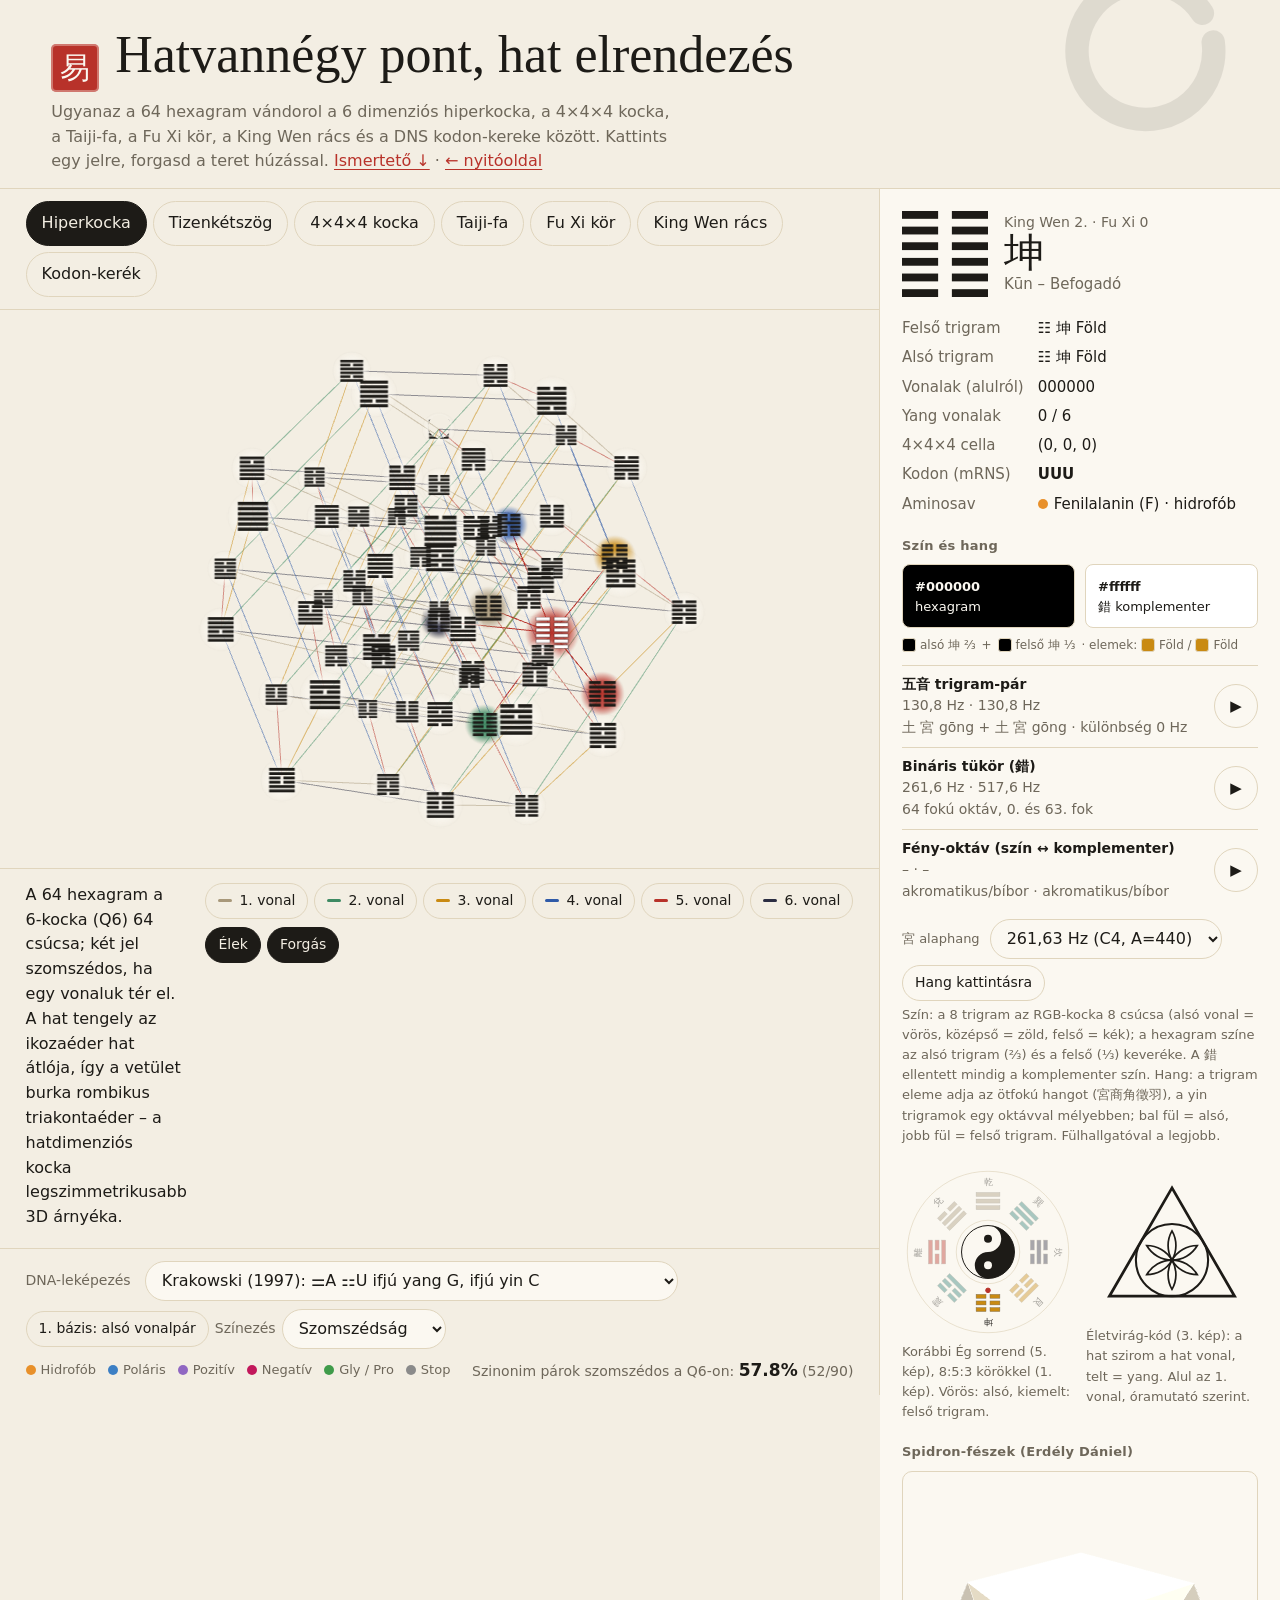
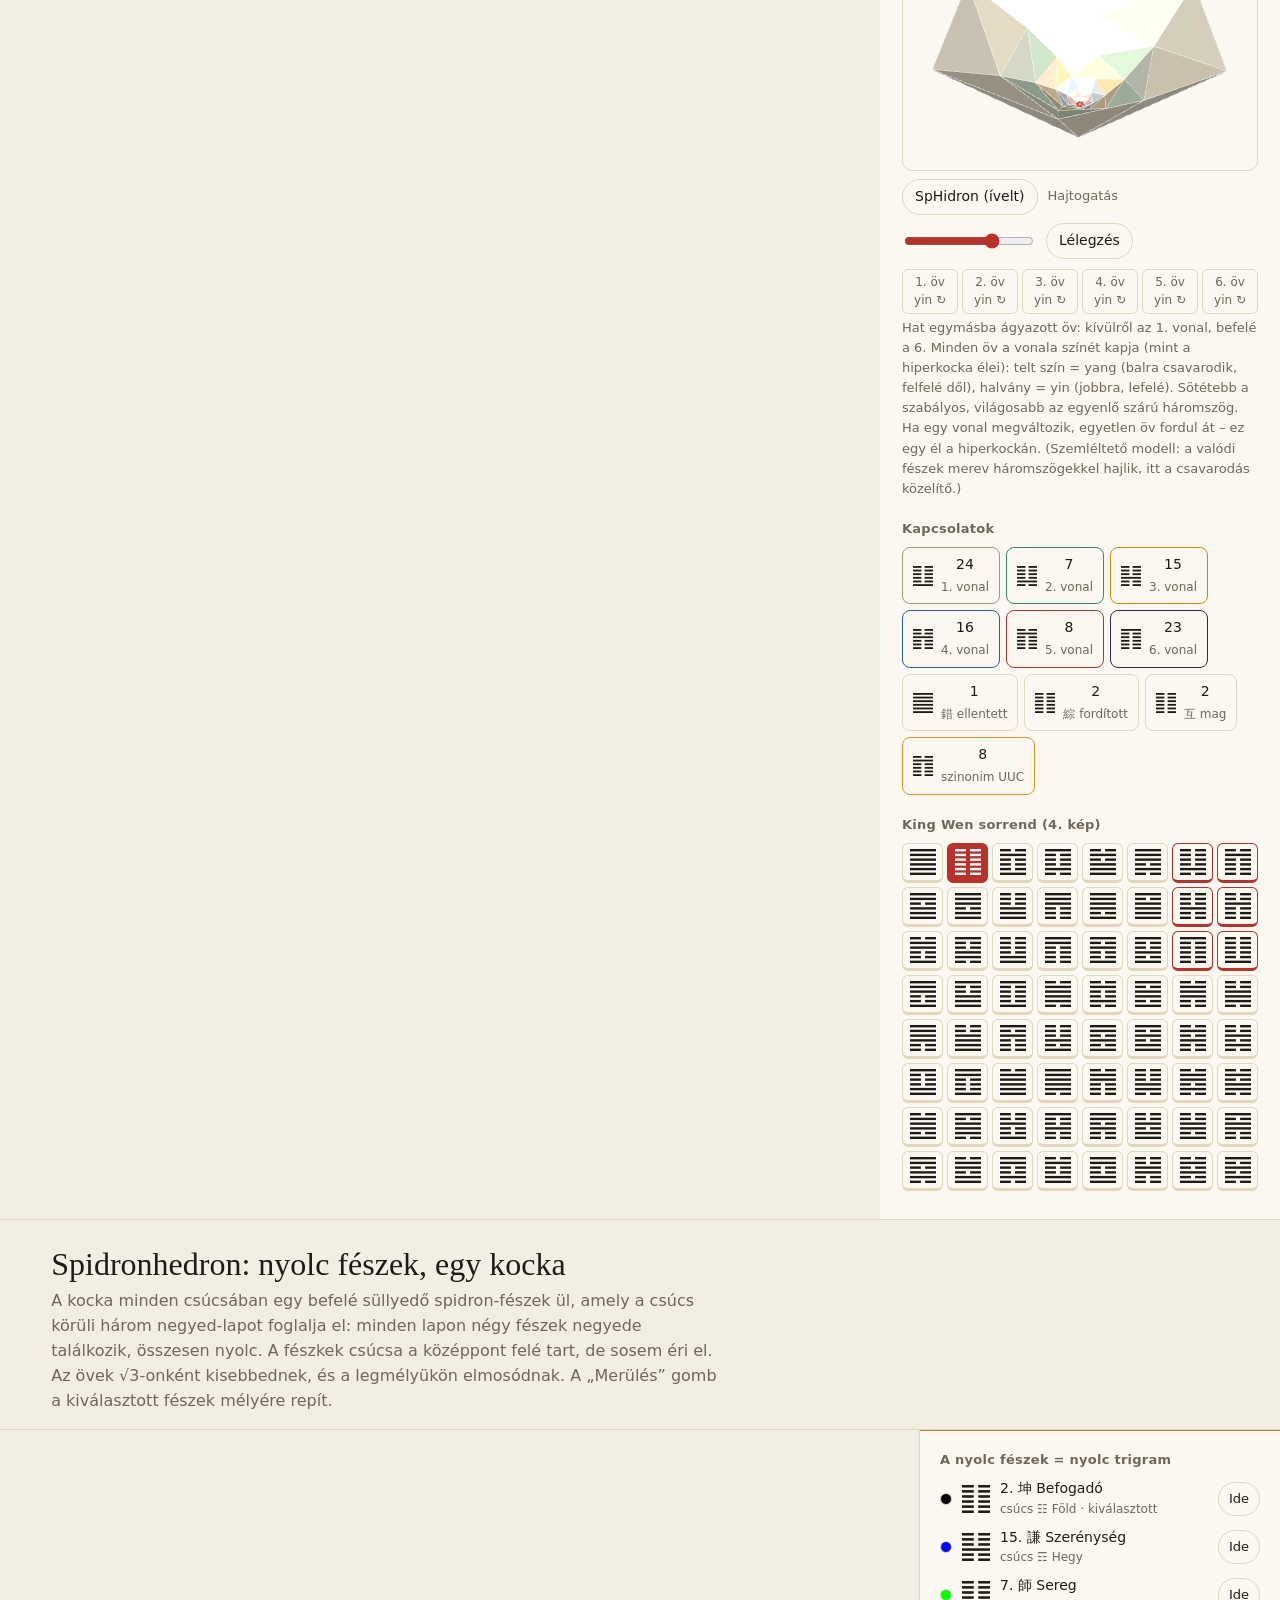
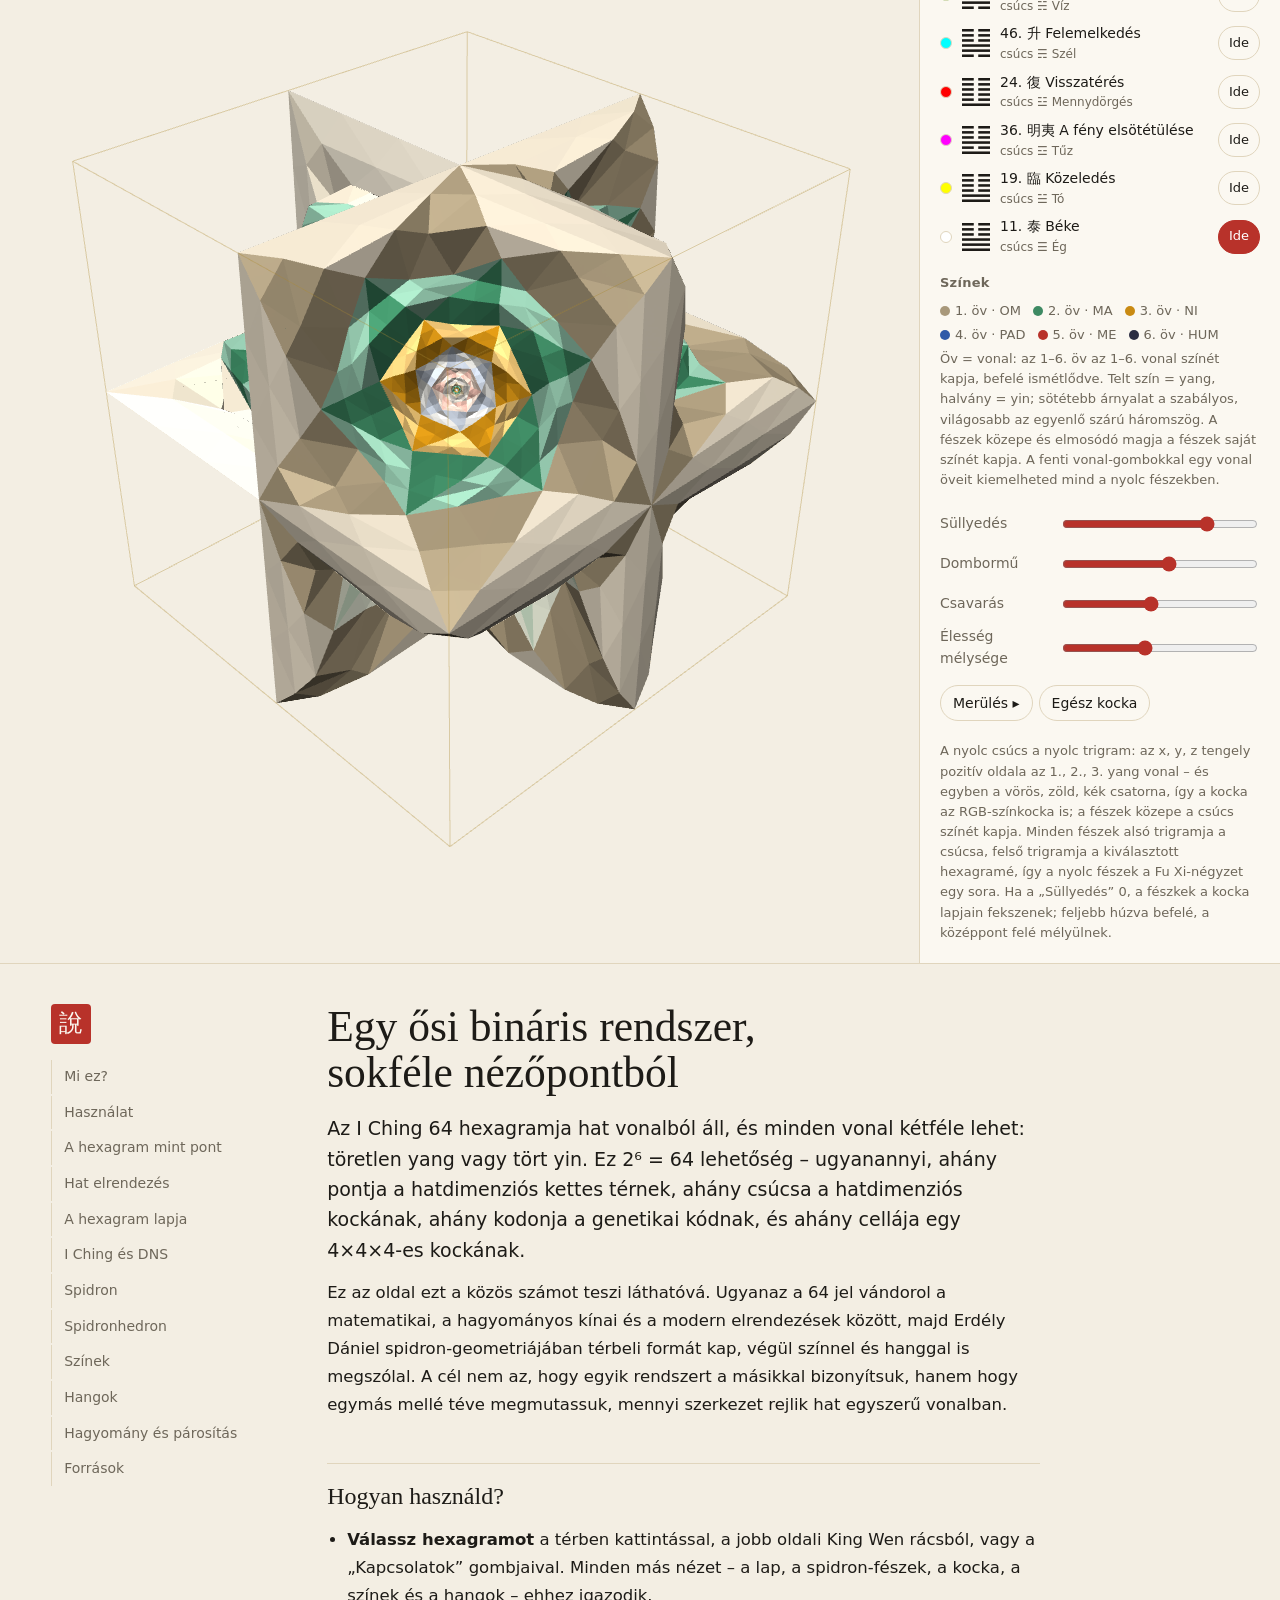
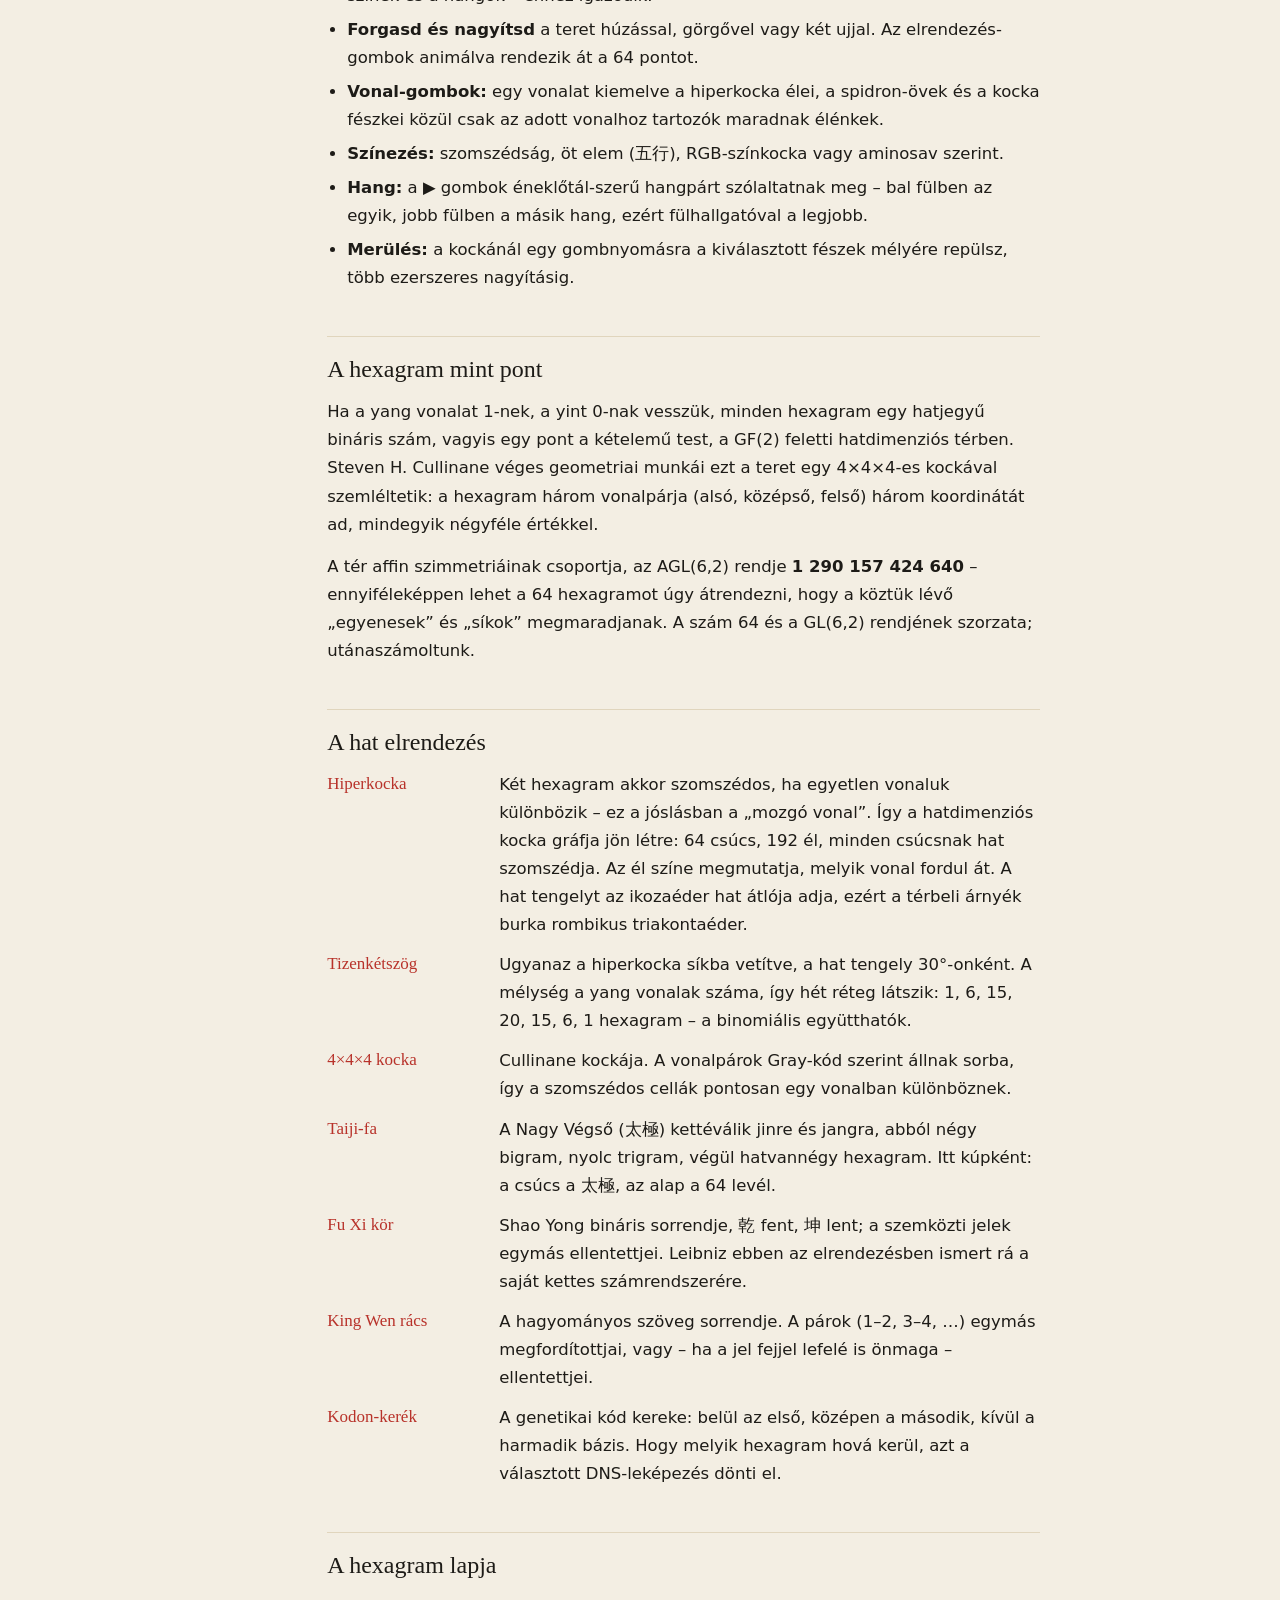
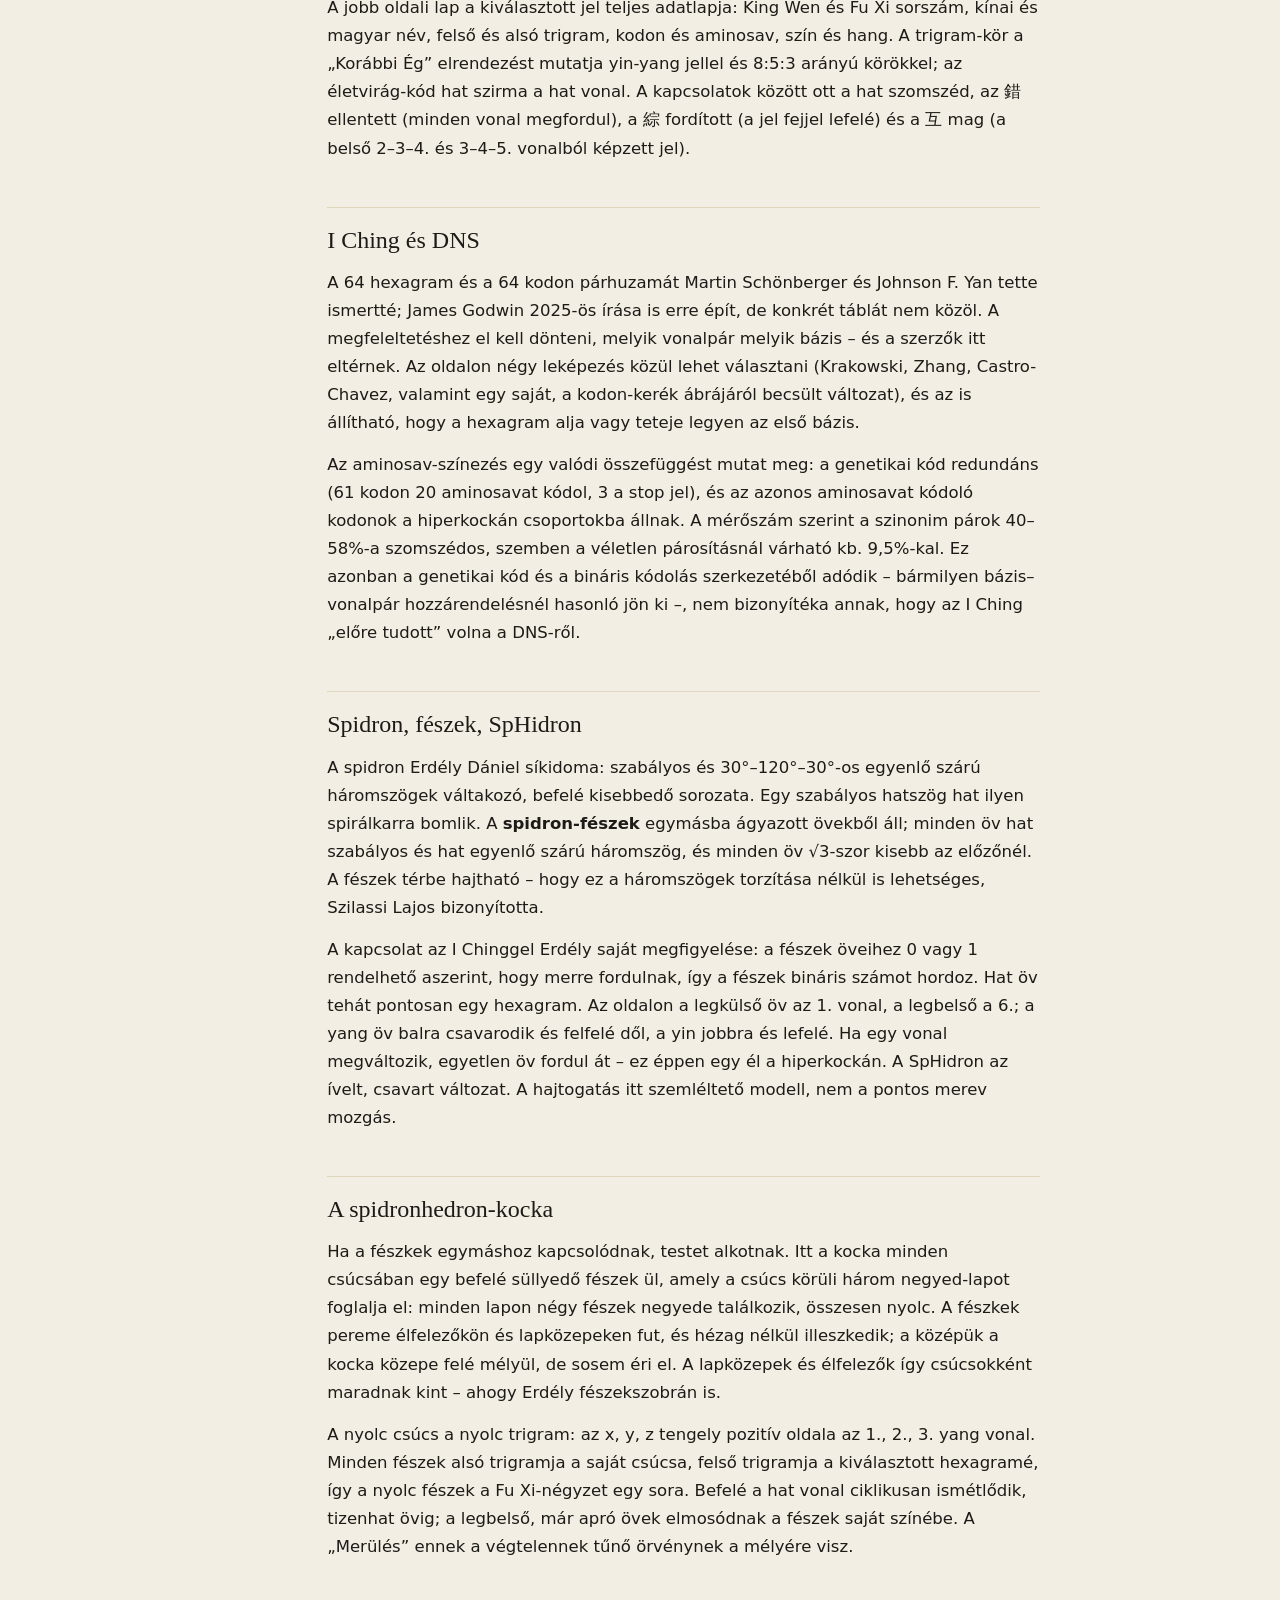
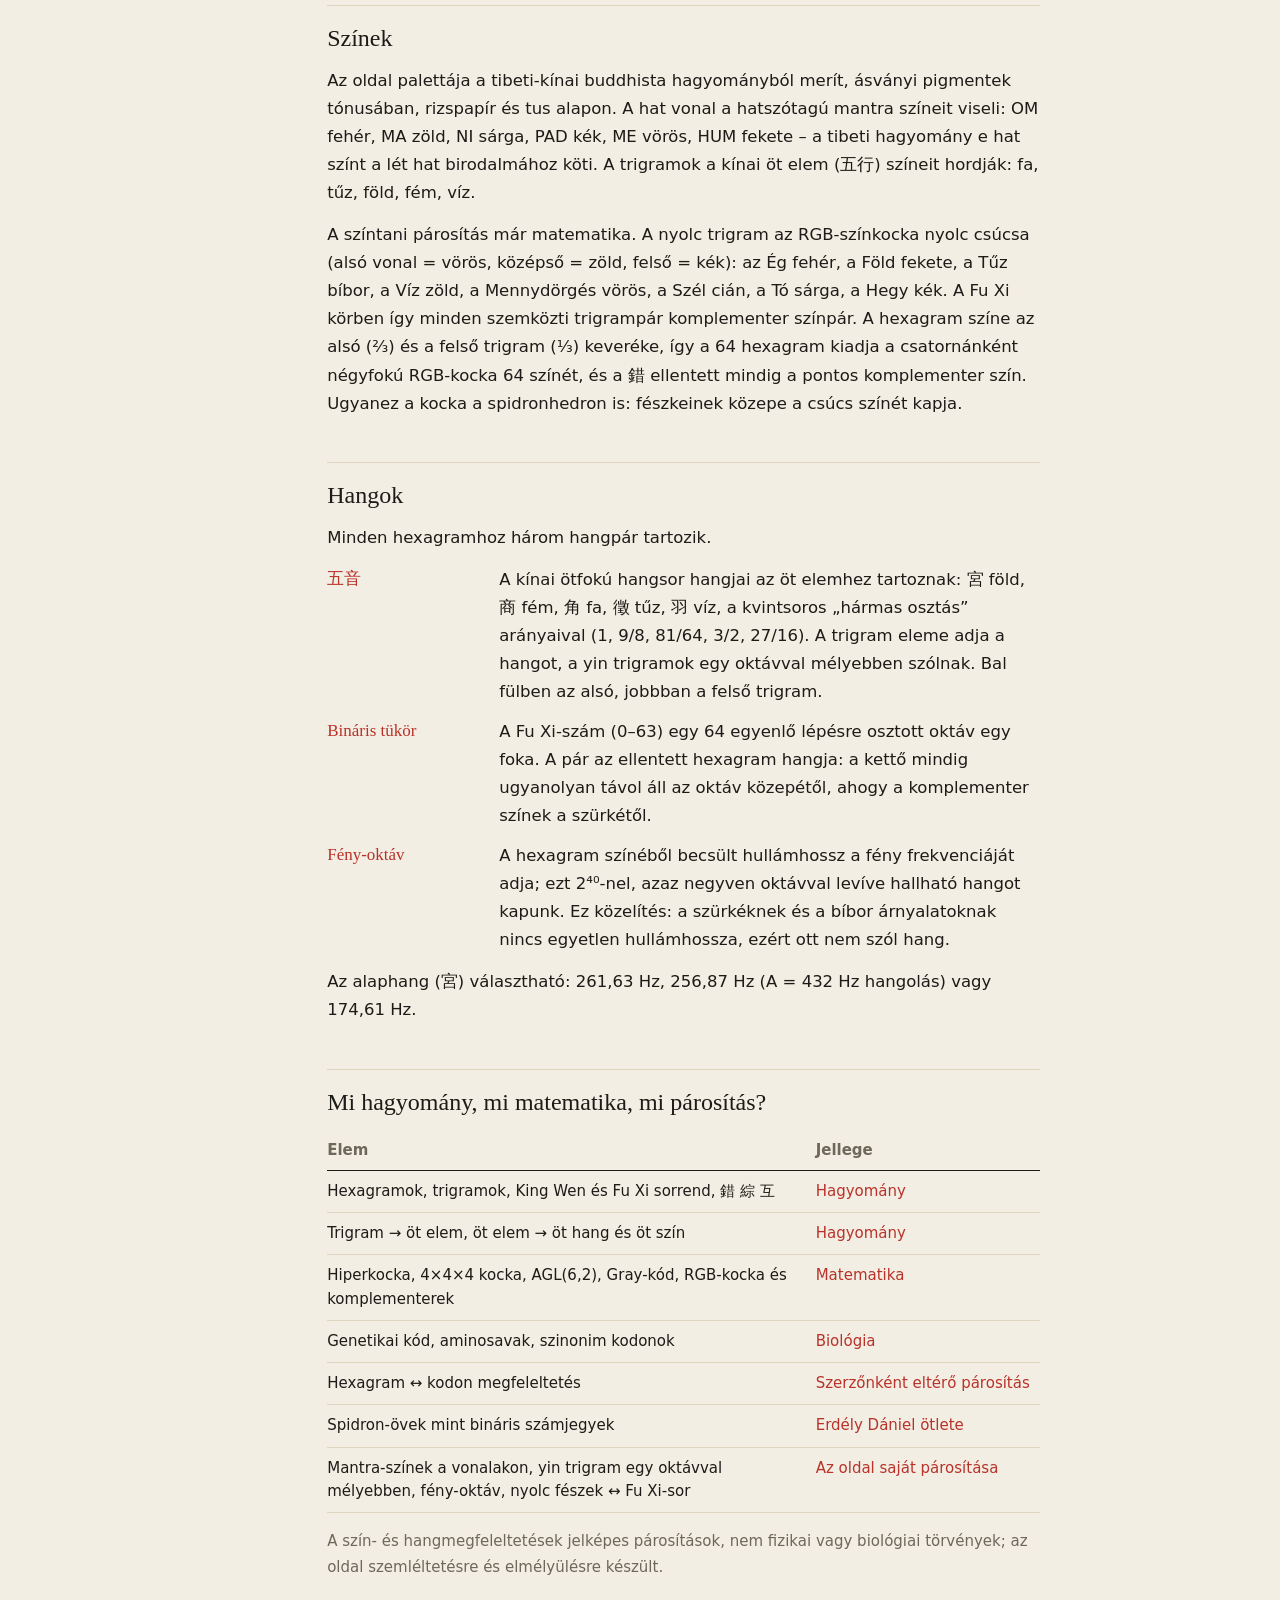
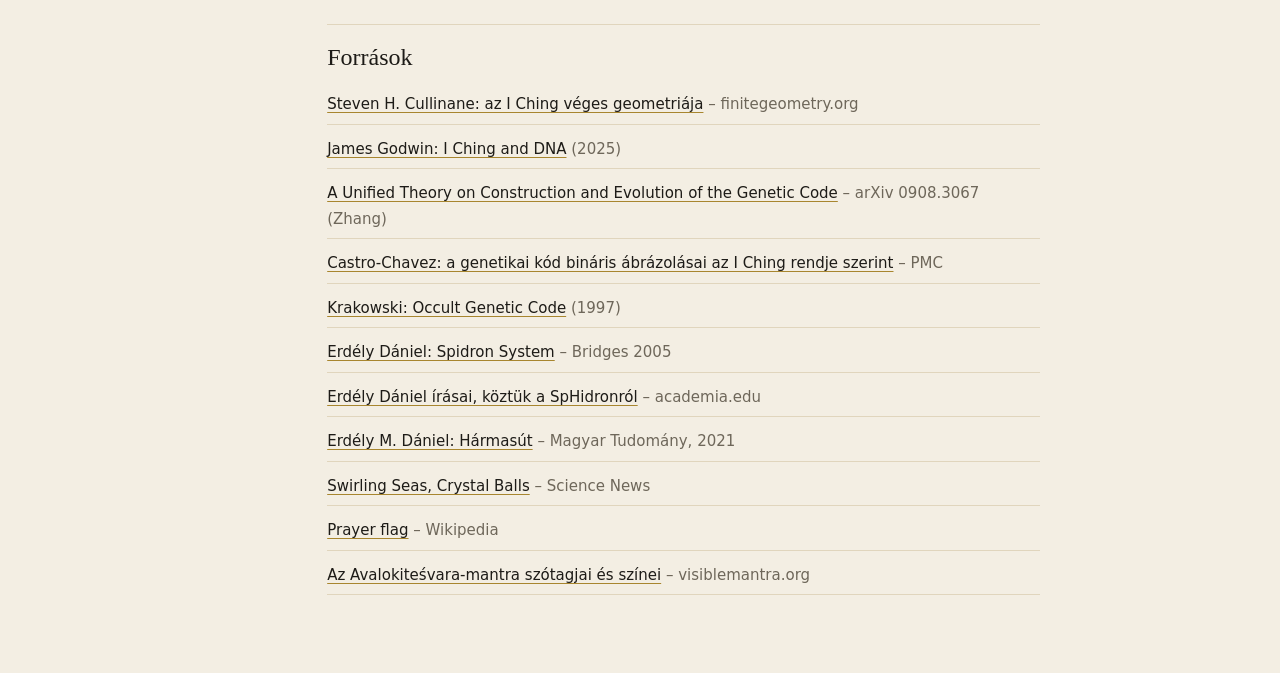
<file: hatvannegy-pont.html>
<!DOCTYPE html>
<html lang="hu">
<head>
<meta charset="utf-8">
<meta name="viewport" content="width=device-width,initial-scale=1">
<title>Hatvannégy pont – I Ching tér</title>
<meta name="description" content="A 64 hexagram hat elrendezésben (hiperkocka, 4×4×4 kocka, Taiji-fa, Fu Xi kör, King Wen rács, kodon-kerék), DNS-réteg, spidron-fészek, nyolc fészkes spidronhedron-kocka, színek és hangok.">
<style>
/*
VOICE: csendes, pontos, mértani – krétarajz fekete papíron (1. kép)
IDEA: egy szerkesztett geometriai tábla, ahol ugyanaz a 64 pont hat ősi és modern elrendezés között vándorol
PICTURE: élő 3D tér: 64 hexagram-jel, 192 él (hiperkocka), morfolás a rendszerek között
COLOUR and TYPE: szénfekete + krétafehér + egy éles vörös (2. kép kiemelése); Instrument Serif címek, IBM Plex Sans szöveg
LAYOUT: bal oldalt a tér a vezérlőkkel, jobbra a kiválasztott hexagram lapja; 900px alatt egymás alatt
*/
:root{color-scheme:light dark;--bg:light-dark(#f3eee3,#14120f);--panel:light-dark(#fbf8f1,#1c1a16);--ink:light-dark(#1d1b17,#ece6d6);--mute:light-dark(#6e675a,#a39b8a);--line:light-dark(#e0d5bd,#363026);--acc:light-dark(#b8322a,#d9503f);--gold:light-dark(#a8862f,#c9a54e)}
:root[data-theme=light]{color-scheme:light}:root[data-theme=dark]{color-scheme:dark}
*{box-sizing:border-box;min-width:0}
body{margin:0;background:var(--bg);color:var(--ink);font:16px/1.55 "IBM Plex Sans",system-ui,sans-serif;overflow-x:clip}
h1,h2{font-family:"Shippori Mincho","Noto Serif TC",Georgia,serif;font-weight:500;line-height:1.05;margin:0;text-wrap:balance}
h1{font-size:clamp(34px,4.4vw,52px)}h2{font-size:32px}
.zh{font-family:"Shippori Mincho","Noto Serif TC","Songti SC","PMingLiU",serif}
header{position:relative;overflow:hidden;padding:28px max(4vw,16px) 14px;display:flex;flex-wrap:wrap;gap:8px 32px;align-items:end;justify-content:space-between}
header p{margin:0;max-width:62ch;color:var(--mute)}
main{display:grid;grid-template-columns:minmax(0,1fr) 400px;gap:0;border-top:1px solid var(--line)}
.stage{position:sticky;top:0;align-self:start;display:flex;flex-direction:column;border-right:1px solid var(--line);background:var(--bg);z-index:1}
.bar{display:flex;flex-wrap:wrap;gap:6px;padding:12px max(2vw,12px);border-bottom:1px solid var(--line)}
button{font:inherit;color:inherit;background:transparent;border:1px solid var(--line);border-radius:999px;padding:9px 15px;min-height:44px;cursor:pointer}
button:hover{border-color:var(--ink)}button:focus-visible{outline:2px solid var(--acc);outline-offset:2px}
button[aria-pressed=true]{background:var(--ink);color:var(--bg);border-color:var(--ink)}
.fig{position:relative;flex:none;height:clamp(380px,62vh,700px);touch-action:none;cursor:grab}
.cubewrap .fig{height:auto}
@media(max-width:900px){.stage{position:relative}}
.fig canvas{position:absolute;inset:0;width:100%;height:100%;display:block}
.cap{padding:14px max(2vw,12px) 18px;border-top:1px solid var(--line);display:grid;grid-template-columns:minmax(0,1fr) auto;gap:10px 24px;align-items:start}
.cap p{margin:0;max-width:72ch}
.legend{display:flex;flex-wrap:wrap;gap:6px}
.legend button{padding:6px 12px;min-height:36px;font-size:14px;display:flex;align-items:center;gap:7px}
.legend i{width:14px;height:3px;border-radius:2px;display:inline-block}
.tog{display:flex;gap:6px;flex-wrap:wrap;align-items:center}.tog button{font-size:14px;padding:6px 12px;min-height:36px}
select{font:inherit;font-size:16px;color:inherit;background:var(--panel);border:1px solid var(--line);border-radius:999px;padding:6px 12px;min-height:40px}
select:focus-visible{outline:2px solid var(--acc);outline-offset:2px}
.dna{display:flex;flex-wrap:wrap;gap:8px 14px;align-items:center;padding:12px max(2vw,12px);border-top:1px solid var(--line);font-size:14px}
.dna label{color:var(--mute)}
.stat{margin-left:auto;font-size:14px;color:var(--mute)}.stat b{color:var(--ink);font-size:17px}
.aal{display:flex;flex-wrap:wrap;gap:4px 12px;font-size:13px;color:var(--mute)}
.aal i{width:10px;height:10px;border-radius:50%;display:inline-block;margin-right:5px;vertical-align:-1px}
.grid button{border-bottom-width:3px}
.spfig{position:relative;height:300px;border:1px solid var(--line);border-radius:10px;touch-action:none;cursor:grab;overflow:hidden}
.spfig canvas{position:absolute;inset:0;width:100%;height:100%;display:block}
.spctl{display:flex;flex-wrap:wrap;gap:6px 10px;align-items:center;margin-top:8px}
.spctl button{font-size:14px;padding:6px 12px;min-height:36px}
.spctl input{accent-color:var(--acc);width:130px;min-height:36px}
.cubeband{border-top:1px solid var(--line)}
.cubehead{padding:28px max(4vw,16px) 16px;display:flex;flex-wrap:wrap;gap:8px 32px;align-items:end;justify-content:space-between}
.cubehead p{margin:0;max-width:66ch;color:var(--mute)}
.cubewrap{display:grid;grid-template-columns:minmax(0,1fr) 360px;border-top:1px solid var(--line)}
.cubewrap .fig{border-right:1px solid var(--line);min-height:clamp(440px,72vh,780px)}
.cside{background:var(--panel);padding:20px;display:flex;flex-direction:column;gap:16px}
.nest{display:grid;grid-template-columns:12px 28px minmax(0,1fr) auto;gap:10px;align-items:center;font-size:14px}
.nest i{width:12px;height:12px;border-radius:50%}.nest svg{width:28px;height:28px;fill:var(--ink)}
.nest .k{color:var(--mute);font-size:12px;display:block}
.nest button{font-size:13px;padding:5px 10px;min-height:34px}
.nest button[aria-pressed=true]{background:var(--acc);border-color:var(--acc);color:#fff}
.sl{display:grid;grid-template-columns:110px minmax(0,1fr);gap:4px 10px;align-items:center;font-size:14px;color:var(--mute)}
.sl input{accent-color:var(--acc);min-height:32px}
#zinfo{position:absolute;left:12px;bottom:10px;font-size:13px;color:var(--mute);pointer-events:none;font-variant-numeric:tabular-nums}
@media(max-width:900px){.cubewrap{grid-template-columns:minmax(0,1fr)}.cubewrap .fig{border-right:0;border-bottom:1px solid var(--line)}}
.seal{display:inline-grid;place-items:center;width:48px;height:48px;background:var(--acc);color:#fbf8f1;border-radius:5px;font-size:30px;margin-right:16px;vertical-align:-6px;box-shadow:inset 0 0 0 2px rgba(251,248,241,.35)}
.enso{position:absolute;right:max(3vw,10px);top:-30px;width:180px;height:180px;opacity:.09;pointer-events:none}
.enso path{fill:none;stroke:var(--ink);stroke-width:13;stroke-linecap:round}
h3{letter-spacing:.02em}
aside,.cside{background-image:linear-gradient(var(--gold),var(--gold));background-size:100% 1px;background-repeat:no-repeat}
.sw{display:grid;grid-template-columns:1fr 1fr;gap:10px}
.chip{border-radius:8px;padding:10px 12px;min-height:64px;display:flex;flex-direction:column;justify-content:flex-end;font-size:13px;font-variant-numeric:tabular-nums;border:1px solid var(--line)}
.tri3{display:flex;gap:6px;margin-top:8px;font-size:12px;color:var(--mute);align-items:center;flex-wrap:wrap}
.tri3 i{width:14px;height:14px;border-radius:3px;display:inline-block;border:1px solid var(--line);vertical-align:-3px;margin-right:4px}
.fr{display:grid;grid-template-columns:minmax(0,1fr) 44px;gap:10px;align-items:center;padding:8px 0;border-top:1px solid var(--line);font-size:14px}
.fr b{font-weight:600;display:block}.fr span{color:var(--mute);font-variant-numeric:tabular-nums}
.fr button{padding:0;width:44px;height:44px;border-radius:50%;font-size:15px}
.belts{display:grid;grid-template-columns:repeat(6,minmax(0,1fr));gap:4px;margin-top:8px;font-size:12px;text-align:center;color:var(--mute)}
.belts span{border:1px solid var(--line);border-radius:6px;padding:3px 0}.belts span.y{border-color:var(--acc);color:var(--ink)}
#tip{position:absolute;pointer-events:none;background:var(--panel);border:1px solid var(--line);border-radius:8px;padding:5px 10px;font-size:14px;display:none;white-space:nowrap;z-index:2}
#fail{position:absolute;inset:0;display:none;place-items:center;padding:24px;text-align:center;color:var(--mute)}
aside{background:var(--panel);padding:22px 22px 28px;display:flex;flex-direction:column;gap:20px}
.head{display:grid;grid-template-columns:86px minmax(0,1fr);gap:16px;align-items:center}
.head svg{width:86px;height:86px;fill:var(--ink)}
.num{font-size:14px;color:var(--mute)}
.name{font-size:15px;color:var(--mute)}
.big{font-size:40px;line-height:1}
dl{display:grid;grid-template-columns:auto minmax(0,1fr);gap:6px 14px;margin:0;font-size:15px}
dt{color:var(--mute)}dd{margin:0;font-variant-numeric:tabular-nums}
.duo{display:grid;grid-template-columns:1fr 1fr;gap:12px;align-items:center}
.duo svg{width:100%;height:auto;display:block}
.small{font-size:13px;color:var(--mute);margin:4px 0 0}
.rel{display:flex;flex-wrap:wrap;gap:6px}
.rel button{display:flex;align-items:center;gap:8px;padding:6px 10px;min-height:40px;border-radius:8px;font-size:14px}
.rel svg{width:20px;height:20px;fill:currentColor}
.rel .k{color:var(--mute);font-size:12px}
.grid{display:grid;grid-template-columns:repeat(8,minmax(0,1fr));gap:4px}
.grid button{padding:4px;border-radius:6px;min-height:40px;display:grid;place-items:center}
.grid svg{width:100%;max-width:26px;height:auto;fill:currentColor}
.grid button.on{background:var(--acc);border-color:var(--acc);color:#fff}
.grid button.nb{border-color:var(--acc)}
h3{font-size:13px;font-weight:600;margin:0 0 8px;color:var(--mute)}
.doc{border-top:1px solid var(--line);display:grid;grid-template-columns:220px minmax(0,1fr);gap:0 56px;padding:40px max(4vw,16px) 64px}
.toc{position:sticky;top:16px;align-self:start;display:flex;flex-direction:column;gap:2px;font-size:14px}
.toc a{color:var(--mute);text-decoration:none;padding:6px 0 6px 12px;border-left:1px solid var(--line)}
.toc a:hover,.toc a:focus-visible{color:var(--ink);border-left-color:var(--acc)}
.tocmark{display:inline-grid;place-items:center;width:40px;height:40px;background:var(--acc);color:#fbf8f1;border-radius:4px;font-size:24px;margin-bottom:14px}
.doc article{max-width:70ch}
.doc h2{font-size:clamp(30px,3.4vw,44px);margin-bottom:18px}
.doc h3{font-family:"Shippori Mincho",Georgia,serif;font-size:24px;font-weight:500;color:var(--ink);letter-spacing:0;margin:44px 0 10px;padding-top:14px;border-top:1px solid var(--line);scroll-margin-top:16px}
.doc p,.doc li,.doc dd{font-size:16.5px;line-height:1.7}
.doc p{margin:0 0 14px}
.lede{font-size:19px!important;line-height:1.6!important}
.doc ul{padding-left:20px;margin:0 0 14px}.doc li{margin-bottom:6px}
.defs{display:grid;grid-template-columns:150px minmax(0,1fr);gap:12px 22px;margin:0 0 14px}
.defs dt{font-family:"Shippori Mincho",Georgia,serif;font-size:17px;color:var(--acc)}.defs dd{margin:0;color:var(--ink)}
.doc table{width:100%;border-collapse:collapse;margin:6px 0 16px;font-size:15px}
.doc th{text-align:left;font-weight:600;color:var(--mute);border-bottom:1px solid var(--ink);padding:8px 10px 8px 0}
.doc td{border-bottom:1px solid var(--line);padding:9px 10px 9px 0;vertical-align:top}
.doc td:last-child{white-space:nowrap;color:var(--acc)}
.note{color:var(--mute);font-size:15px!important}
.src{list-style:none;padding:0!important}.src li{font-size:15px!important;padding:6px 0;border-bottom:1px solid var(--line);color:var(--mute)}
.src a{color:var(--ink);text-decoration-color:var(--gold);text-underline-offset:3px}
.hdlink{color:var(--acc);text-underline-offset:3px}
@media(max-width:900px){.doc{grid-template-columns:minmax(0,1fr)}.toc{position:static;flex-direction:row;flex-wrap:wrap;gap:4px 12px;margin-bottom:24px}.toc a{border-left:0;padding:4px 0}.tocmark{display:none}}
@media(max-width:600px){.defs{grid-template-columns:minmax(0,1fr);gap:2px 0}.defs dd{margin-bottom:10px}.doc td:last-child{white-space:normal}}
@media(max-width:900px){main{grid-template-columns:minmax(0,1fr)}.stage{border-right:0;border-bottom:1px solid var(--line)}.cap{grid-template-columns:minmax(0,1fr)}}
@media(max-width:600px){.bar button{padding:8px 11px;font-size:14px}aside{padding:18px 14px}}
</style>
</head>
<body>
<header>
  <svg class="enso" viewBox="0 0 100 100" aria-hidden="true"><path d="M78 24 A38 38 0 1 0 84 40"/></svg>
  <h1><span class="seal zh" aria-hidden="true">易</span>Hatvannégy pont, hat elrendezés</h1>
  <p>Ugyanaz a 64 hexagram vándorol a 6 dimenziós hiperkocka, a 4×4×4 kocka, a Taiji-fa, a Fu Xi kör, a King Wen rács és a DNS kodon-kereke között. Kattints egy jelre, forgasd a teret húzással. <a class="hdlink" href="#ismerteto">Ismertető ↓</a> · <a class="hdlink" href="index.html">← nyitóoldal</a></p>
</header>
<main>
  <section class="stage">
    <div class="bar" id="layouts" role="group" aria-label="Elrendezés"></div>
    <div class="fig" id="fig"><div id="tip"></div><div id="fail">A 3D nézethez WebGL és a three.js betöltése szükséges.</div></div>
    <div class="cap">
      <p id="caption"></p>
      <div style="display:grid;gap:8px">
        <div class="legend" id="legend" aria-label="Élek iránya: melyik vonal fordul át"></div>
        <div class="tog">
          <button id="tEdges" aria-pressed="true">Élek</button>
          <button id="tSpin" aria-pressed="true">Forgás</button>
        </div>
      </div>
    </div>
    <div class="dna">
      <label for="scheme">DNA-leképezés</label>
      <select id="scheme"></select>
      <div class="tog">
        <button id="tDir" aria-pressed="false">1. bázis: alsó vonalpár</button>
        <label for="cmode">Színezés</label><select id="cmode"><option value="nb">Szomszédság</option><option value="wx">五行 öt elem</option><option value="rgb">RGB-színkocka</option><option value="aa">Aminosav</option></select>
      </div>
      <div class="aal" id="aal"></div>
      <div class="stat" id="stat"></div>
    </div>
  </section>
  <aside id="side">
    <div class="head"><svg id="hGlyph" viewBox="0 0 44 44"></svg><div><div class="num" id="hNum"></div><div class="big zh" id="hZh"></div><div class="name" id="hName"></div></div></div>
    <dl id="facts"></dl>
    <div><h3>Szín és hang</h3>
      <div class="sw" id="swatch"></div>
      <div class="tri3" id="tri3"></div>
      <div id="freqs" style="margin-top:10px"></div>
      <div class="spctl"><label for="base" class="small" style="margin:0">宮 alaphang</label><select id="base"><option value="261.63">261,63 Hz (C4, A=440)</option><option value="256.87">256,87 Hz (C4, A=432)</option><option value="174.61">174,61 Hz (F3)</option></select><button id="tSound" aria-pressed="false">Hang kattintásra</button></div>
      <p class="small">Szín: a 8 trigram az RGB-kocka 8 csúcsa (alsó vonal = vörös, középső = zöld, felső = kék); a hexagram színe az alsó trigram (⅔) és a felső (⅓) keveréke. A 錯 ellentett mindig a komplementer szín. Hang: a trigram eleme adja az ötfokú hangot (宮商角徵羽), a yin trigramok egy oktávval mélyebben; bal fül = alsó, jobb fül = felső trigram. Fülhallgatóval a legjobb.</p>
    </div>
    <div class="duo">
      <div><svg id="emblem" viewBox="-130 -130 260 260" aria-label="Fu Xi trigram-kör"></svg><p class="small">Korábbi Ég sorrend (5. kép), 8:5:3 körökkel (1. kép). Vörös: alsó, kiemelt: felső trigram.</p></div>
      <div><svg id="petal" viewBox="-50 -46 100 82" aria-label="Virág-kód"></svg><p class="small">Életvirág-kód (3. kép): a hat szirom a hat vonal, telt = yang. Alul az 1. vonal, óramutató szerint.</p></div>
    </div>
    <div><h3>Spidron-fészek (Erdély Dániel)</h3>
      <div class="spfig" id="spfig"></div>
      <div class="spctl">
        <button id="spMode" aria-pressed="false">SpHidron (ívelt)</button>
        <label for="spFold" class="small" style="margin:0">Hajtogatás</label><input id="spFold" type="range" min="0" max="100" value="70">
        <button id="spBreath" aria-pressed="false">Lélegzés</button>
      </div>
      <div class="belts" id="belts"></div>
      <p class="small">Hat egymásba ágyazott öv: kívülről az 1. vonal, befelé a 6. Minden öv a vonala színét kapja (mint a hiperkocka élei): telt szín = yang (balra csavarodik, felfelé dől), halvány = yin (jobbra, lefelé). Sötétebb a szabályos, világosabb az egyenlő szárú háromszög. Ha egy vonal megváltozik, egyetlen öv fordul át – ez egy él a hiperkockán. (Szemléltető modell: a valódi fészek merev háromszögekkel hajlik, itt a csavarodás közelítő.)</p>
    </div>
    <div><h3>Kapcsolatok</h3><div class="rel" id="rel"></div></div>
    <div><h3>King Wen sorrend (4. kép)</h3><div class="grid" id="kwgrid"></div></div>
  </aside>
</main>
<section class="cubeband">
  <div class="cubehead">
    <h2>Spidronhedron: nyolc fészek, egy kocka</h2>
    <p>A kocka minden csúcsában egy befelé süllyedő spidron-fészek ül, amely a csúcs körüli három negyed-lapot foglalja el: minden lapon négy fészek negyede találkozik, összesen nyolc. A fészkek csúcsa a középpont felé tart, de sosem éri el. Az övek √3-onként kisebbednek, és a legmélyükön elmosódnak. A „Merülés” gomb a kiválasztott fészek mélyére repít.</p>
  </div>
  <div class="cubewrap">
    <div class="fig" id="cfig"><div id="zinfo"></div></div>
    <div class="cside">
      <div><h3>A nyolc fészek = nyolc trigram</h3><div id="nests" style="display:grid;gap:8px"></div></div>
      <div><h3>Színek</h3><div class="aal" id="cleg"></div>
        <p class="small">Öv = vonal: az 1–6. öv az 1–6. vonal színét kapja, befelé ismétlődve. Telt szín = yang, halvány = yin; sötétebb árnyalat a szabályos, világosabb az egyenlő szárú háromszög. A fészek közepe és elmosódó magja a fészek saját színét kapja. A fenti vonal-gombokkal egy vonal öveit kiemelheted mind a nyolc fészekben.</p></div>
      <div class="sl">
        <label for="cDepth">Süllyedés</label><input id="cDepth" type="range" min="0" max="92" value="70">
        <label for="cRel">Dombormű</label><input id="cRel" type="range" min="0" max="100" value="55">
        <label for="cTw">Csavarás</label><input id="cTw" type="range" min="0" max="100" value="45">
        <label for="cBlur">Élesség mélysége</label><input id="cBlur" type="range" min="4" max="16" value="9">
      </div>
      <div class="tog"><button id="cDive" aria-pressed="false">Merülés ▸</button><button id="cHome">Egész kocka</button></div>
      <p class="small">A nyolc csúcs a nyolc trigram: az x, y, z tengely pozitív oldala az 1., 2., 3. yang vonal – és egyben a vörös, zöld, kék csatorna, így a kocka az RGB-színkocka is; a fészek közepe a csúcs színét kapja. Minden fészek alsó trigramja a csúcsa, felső trigramja a kiválasztott hexagramé, így a nyolc fészek a Fu Xi-négyzet egy sora. Ha a „Süllyedés” 0, a fészkek a kocka lapjain fekszenek; feljebb húzva befelé, a középpont felé mélyülnek.</p>
    </div>
  </div>
</section>
<section class="doc" id="ismerteto">
  <nav class="toc" aria-label="Ismertető tartalma">
    <span class="tocmark zh" aria-hidden="true">說</span>
    <a href="#mi-ez">Mi ez?</a><a href="#hasznalat">Használat</a><a href="#pont">A hexagram mint pont</a><a href="#elrendezesek">Hat elrendezés</a><a href="#lap">A hexagram lapja</a><a href="#dns">I Ching és DNS</a><a href="#spidron">Spidron</a><a href="#kocka">Spidronhedron</a><a href="#szin">Színek</a><a href="#hang">Hangok</a><a href="#hagyomany">Hagyomány és párosítás</a><a href="#forrasok">Források</a>
  </nav>
  <article>
    <h2 id="mi-ez">Egy ősi bináris rendszer, sokféle nézőpontból</h2>
    <p class="lede">Az I Ching 64 hexagramja hat vonalból áll, és minden vonal kétféle lehet: töretlen yang vagy tört yin. Ez 2⁶ = 64 lehetőség – ugyanannyi, ahány pontja a hatdimenziós kettes térnek, ahány csúcsa a hatdimenziós kockának, ahány kodonja a genetikai kódnak, és ahány cellája egy 4×4×4-es kockának.</p>
    <p>Ez az oldal ezt a közös számot teszi láthatóvá. Ugyanaz a 64 jel vándorol a matematikai, a hagyományos kínai és a modern elrendezések között, majd Erdély Dániel spidron-geometriájában térbeli formát kap, végül színnel és hanggal is megszólal. A cél nem az, hogy egyik rendszert a másikkal bizonyítsuk, hanem hogy egymás mellé téve megmutassuk, mennyi szerkezet rejlik hat egyszerű vonalban.</p>

    <h3 id="hasznalat">Hogyan használd?</h3>
    <ul>
      <li><b>Válassz hexagramot</b> a térben kattintással, a jobb oldali King Wen rácsból, vagy a „Kapcsolatok” gombjaival. Minden más nézet – a lap, a spidron-fészek, a kocka, a színek és a hangok – ehhez igazodik.</li>
      <li><b>Forgasd és nagyítsd</b> a teret húzással, görgővel vagy két ujjal. Az elrendezés-gombok animálva rendezik át a 64 pontot.</li>
      <li><b>Vonal-gombok:</b> egy vonalat kiemelve a hiperkocka élei, a spidron-övek és a kocka fészkei közül csak az adott vonalhoz tartozók maradnak élénkek.</li>
      <li><b>Színezés:</b> szomszédság, öt elem (五行), RGB-színkocka vagy aminosav szerint.</li>
      <li><b>Hang:</b> a ▶ gombok éneklőtál-szerű hangpárt szólaltatnak meg – bal fülben az egyik, jobb fülben a másik hang, ezért fülhallgatóval a legjobb.</li>
      <li><b>Merülés:</b> a kockánál egy gombnyomásra a kiválasztott fészek mélyére repülsz, több ezerszeres nagyításig.</li>
    </ul>

    <h3 id="pont">A hexagram mint pont</h3>
    <p>Ha a yang vonalat 1-nek, a yint 0-nak vesszük, minden hexagram egy hatjegyű bináris szám, vagyis egy pont a kételemű test, a GF(2) feletti hatdimenziós térben. Steven H. Cullinane véges geometriai munkái ezt a teret egy 4×4×4-es kockával szemléltetik: a hexagram három vonalpárja (alsó, középső, felső) három koordinátát ad, mindegyik négyféle értékkel.</p>
    <p>A tér affin szimmetriáinak csoportja, az AGL(6,2) rendje <b>1 290 157 424 640</b> – ennyiféleképpen lehet a 64 hexagramot úgy átrendezni, hogy a köztük lévő „egyenesek” és „síkok” megmaradjanak. A szám 64 és a GL(6,2) rendjének szorzata; utánaszámoltunk.</p>

    <h3 id="elrendezesek">A hat elrendezés</h3>
    <dl class="defs">
      <dt>Hiperkocka</dt><dd>Két hexagram akkor szomszédos, ha egyetlen vonaluk különbözik – ez a jóslásban a „mozgó vonal”. Így a hatdimenziós kocka gráfja jön létre: 64 csúcs, 192 él, minden csúcsnak hat szomszédja. Az él színe megmutatja, melyik vonal fordul át. A hat tengelyt az ikozaéder hat átlója adja, ezért a térbeli árnyék burka rombikus triakontaéder.</dd>
      <dt>Tizenkétszög</dt><dd>Ugyanaz a hiperkocka síkba vetítve, a hat tengely 30°-onként. A mélység a yang vonalak száma, így hét réteg látszik: 1, 6, 15, 20, 15, 6, 1 hexagram – a binomiális együtthatók.</dd>
      <dt>4×4×4 kocka</dt><dd>Cullinane kockája. A vonalpárok Gray-kód szerint állnak sorba, így a szomszédos cellák pontosan egy vonalban különböznek.</dd>
      <dt>Taiji-fa</dt><dd>A Nagy Végső (太極) kettéválik jinre és jangra, abból négy bigram, nyolc trigram, végül hatvannégy hexagram. Itt kúpként: a csúcs a 太極, az alap a 64 levél.</dd>
      <dt>Fu Xi kör</dt><dd>Shao Yong bináris sorrendje, 乾 fent, 坤 lent; a szemközti jelek egymás ellentettjei. Leibniz ebben az elrendezésben ismert rá a saját kettes számrendszerére.</dd>
      <dt>King Wen rács</dt><dd>A hagyományos szöveg sorrendje. A párok (1–2, 3–4, …) egymás megfordítottjai, vagy – ha a jel fejjel lefelé is önmaga – ellentettjei.</dd>
      <dt>Kodon-kerék</dt><dd>A genetikai kód kereke: belül az első, középen a második, kívül a harmadik bázis. Hogy melyik hexagram hová kerül, azt a választott DNS-leképezés dönti el.</dd>
    </dl>

    <h3 id="lap">A hexagram lapja</h3>
    <p>A jobb oldali lap a kiválasztott jel teljes adatlapja: King Wen és Fu Xi sorszám, kínai és magyar név, felső és alsó trigram, kodon és aminosav, szín és hang. A trigram-kör a „Korábbi Ég” elrendezést mutatja yin-yang jellel és 8:5:3 arányú körökkel; az életvirág-kód hat szirma a hat vonal. A kapcsolatok között ott a hat szomszéd, az <span class="zh">錯</span> ellentett (minden vonal megfordul), a <span class="zh">綜</span> fordított (a jel fejjel lefelé) és a <span class="zh">互</span> mag (a belső 2–3–4. és 3–4–5. vonalból képzett jel).</p>

    <h3 id="dns">I Ching és DNS</h3>
    <p>A 64 hexagram és a 64 kodon párhuzamát Martin Schönberger és Johnson F. Yan tette ismertté; James Godwin 2025-ös írása is erre épít, de konkrét táblát nem közöl. A megfeleltetéshez el kell dönteni, melyik vonalpár melyik bázis – és a szerzők itt eltérnek. Az oldalon négy leképezés közül lehet választani (Krakowski, Zhang, Castro-Chavez, valamint egy saját, a kodon-kerék ábrájáról becsült változat), és az is állítható, hogy a hexagram alja vagy teteje legyen az első bázis.</p>
    <p>Az aminosav-színezés egy valódi összefüggést mutat meg: a genetikai kód redundáns (61 kodon 20 aminosavat kódol, 3 a stop jel), és az azonos aminosavat kódoló kodonok a hiperkockán csoportokba állnak. A mérőszám szerint a szinonim párok 40–58%-a szomszédos, szemben a véletlen párosításnál várható kb. 9,5%-kal. Ez azonban a genetikai kód és a bináris kódolás szerkezetéből adódik – bármilyen bázis–vonalpár hozzárendelésnél hasonló jön ki –, nem bizonyítéka annak, hogy az I Ching „előre tudott” volna a DNS-ről.</p>

    <h3 id="spidron">Spidron, fészek, SpHidron</h3>
    <p>A spidron Erdély Dániel síkidoma: szabályos és 30°–120°–30°-os egyenlő szárú háromszögek váltakozó, befelé kisebbedő sorozata. Egy szabályos hatszög hat ilyen spirálkarra bomlik. A <b>spidron-fészek</b> egymásba ágyazott övekből áll; minden öv hat szabályos és hat egyenlő szárú háromszög, és minden öv √3-szor kisebb az előzőnél. A fészek térbe hajtható – hogy ez a háromszögek torzítása nélkül is lehetséges, Szilassi Lajos bizonyította.</p>
    <p>A kapcsolat az I Chinggel Erdély saját megfigyelése: a fészek öveihez 0 vagy 1 rendelhető aszerint, hogy merre fordulnak, így a fészek bináris számot hordoz. Hat öv tehát pontosan egy hexagram. Az oldalon a legkülső öv az 1. vonal, a legbelső a 6.; a yang öv balra csavarodik és felfelé dől, a yin jobbra és lefelé. Ha egy vonal megváltozik, egyetlen öv fordul át – ez éppen egy él a hiperkockán. A SpHidron az ívelt, csavart változat. A hajtogatás itt szemléltető modell, nem a pontos merev mozgás.</p>

    <h3 id="kocka">A spidronhedron-kocka</h3>
    <p>Ha a fészkek egymáshoz kapcsolódnak, testet alkotnak. Itt a kocka minden csúcsában egy befelé süllyedő fészek ül, amely a csúcs körüli három negyed-lapot foglalja el: minden lapon négy fészek negyede találkozik, összesen nyolc. A fészkek pereme élfelezőkön és lapközepeken fut, és hézag nélkül illeszkedik; a középük a kocka közepe felé mélyül, de sosem éri el. A lapközepek és élfelezők így csúcsokként maradnak kint – ahogy Erdély fészekszobrán is.</p>
    <p>A nyolc csúcs a nyolc trigram: az x, y, z tengely pozitív oldala az 1., 2., 3. yang vonal. Minden fészek alsó trigramja a saját csúcsa, felső trigramja a kiválasztott hexagramé, így a nyolc fészek a Fu Xi-négyzet egy sora. Befelé a hat vonal ciklikusan ismétlődik, tizenhat övig; a legbelső, már apró övek elmosódnak a fészek saját színébe. A „Merülés” ennek a végtelennek tűnő örvénynek a mélyére visz.</p>

    <h3 id="szin">Színek</h3>
    <p>Az oldal palettája a tibeti-kínai buddhista hagyományból merít, ásványi pigmentek tónusában, rizspapír és tus alapon. A hat vonal a hatszótagú mantra színeit viseli: OM fehér, MA zöld, NI sárga, PAD kék, ME vörös, HUM fekete – a tibeti hagyomány e hat színt a lét hat birodalmához köti. A trigramok a kínai öt elem (五行) színeit hordják: fa, tűz, föld, fém, víz.</p>
    <p>A színtani párosítás már matematika. A nyolc trigram az RGB-színkocka nyolc csúcsa (alsó vonal = vörös, középső = zöld, felső = kék): az Ég fehér, a Föld fekete, a Tűz bíbor, a Víz zöld, a Mennydörgés vörös, a Szél cián, a Tó sárga, a Hegy kék. A Fu Xi körben így minden szemközti trigrampár komplementer színpár. A hexagram színe az alsó (⅔) és a felső trigram (⅓) keveréke, így a 64 hexagram kiadja a csatornánként négyfokú RGB-kocka 64 színét, és a <span class="zh">錯</span> ellentett mindig a pontos komplementer szín. Ugyanez a kocka a spidronhedron is: fészkeinek közepe a csúcs színét kapja.</p>

    <h3 id="hang">Hangok</h3>
    <p>Minden hexagramhoz három hangpár tartozik.</p>
    <dl class="defs">
      <dt>五音</dt><dd>A kínai ötfokú hangsor hangjai az öt elemhez tartoznak: 宮 föld, 商 fém, 角 fa, 徵 tűz, 羽 víz, a kvintsoros „hármas osztás” arányaival (1, 9/8, 81/64, 3/2, 27/16). A trigram eleme adja a hangot, a yin trigramok egy oktávval mélyebben szólnak. Bal fülben az alsó, jobbban a felső trigram.</dd>
      <dt>Bináris tükör</dt><dd>A Fu Xi-szám (0–63) egy 64 egyenlő lépésre osztott oktáv egy foka. A pár az ellentett hexagram hangja: a kettő mindig ugyanolyan távol áll az oktáv közepétől, ahogy a komplementer színek a szürkétől.</dd>
      <dt>Fény-oktáv</dt><dd>A hexagram színéből becsült hullámhossz a fény frekvenciáját adja; ezt 2⁴⁰-nel, azaz negyven oktávval levíve hallható hangot kapunk. Ez közelítés: a szürkéknek és a bíbor árnyalatoknak nincs egyetlen hullámhossza, ezért ott nem szól hang.</dd>
    </dl>
    <p>Az alaphang (宮) választható: 261,63 Hz, 256,87 Hz (A = 432 Hz hangolás) vagy 174,61 Hz.</p>

    <h3 id="hagyomany">Mi hagyomány, mi matematika, mi párosítás?</h3>
    <table class="stack">
      <thead><tr><th>Elem</th><th>Jellege</th></tr></thead>
      <tbody>
        <tr><td data-l="Elem">Hexagramok, trigramok, King Wen és Fu Xi sorrend, 錯 綜 互</td><td data-l="Jellege">Hagyomány</td></tr>
        <tr><td data-l="Elem">Trigram → öt elem, öt elem → öt hang és öt szín</td><td data-l="Jellege">Hagyomány</td></tr>
        <tr><td data-l="Elem">Hiperkocka, 4×4×4 kocka, AGL(6,2), Gray-kód, RGB-kocka és komplementerek</td><td data-l="Jellege">Matematika</td></tr>
        <tr><td data-l="Elem">Genetikai kód, aminosavak, szinonim kodonok</td><td data-l="Jellege">Biológia</td></tr>
        <tr><td data-l="Elem">Hexagram ↔ kodon megfeleltetés</td><td data-l="Jellege">Szerzőnként eltérő párosítás</td></tr>
        <tr><td data-l="Elem">Spidron-övek mint bináris számjegyek</td><td data-l="Jellege">Erdély Dániel ötlete</td></tr>
        <tr><td data-l="Elem">Mantra-színek a vonalakon, yin trigram egy oktávval mélyebben, fény-oktáv, nyolc fészek ↔ Fu Xi-sor</td><td data-l="Jellege">Az oldal saját párosítása</td></tr>
      </tbody>
    </table>
    <p class="note">A szín- és hangmegfeleltetések jelképes párosítások, nem fizikai vagy biológiai törvények; az oldal szemléltetésre és elmélyülésre készült.</p>

    <h3 id="forrasok">Források</h3>
    <ul class="src">
      <li><a href="http://finitegeometry.org/sc/64/iching.html">Steven H. Cullinane: az I Ching véges geometriája</a> – finitegeometry.org</li>
      <li><a href="https://world.hey.com/jrsg/i-ching-and-dna-a313f0b9">James Godwin: I Ching and DNA</a> (2025)</li>
      <li><a href="https://arxiv.org/pdf/0908.3067">A Unified Theory on Construction and Evolution of the Genetic Code</a> – arXiv 0908.3067 (Zhang)</li>
      <li><a href="https://pmc.ncbi.nlm.nih.gov/articles/PMC3575644/">Castro-Chavez: a genetikai kód bináris ábrázolásai az I Ching rendje szerint</a> – PMC</li>
      <li><a href="https://cache.erowid.org/culture/other/1997_krakowski_resproject_1.shtml">Krakowski: Occult Genetic Code</a> (1997)</li>
      <li><a href="https://archive.bridgesmathart.org/2005/bridges2005-179.pdf">Erdély Dániel: Spidron System</a> – Bridges 2005</li>
      <li><a href="https://pte.academia.edu/danielerdely">Erdély Dániel írásai, köztük a SpHidronról</a> – academia.edu</li>
      <li><a href="https://mersz.hu/object/matud202108_f64040_i1">Erdély M. Dániel: Hármasút</a> – Magyar Tudomány, 2021</li>
      <li><a href="https://sciencenews.org/?p=29836">Swirling Seas, Crystal Balls</a> – Science News</li>
      <li><a href="https://en.wikipedia.org/wiki/Prayer_flag">Prayer flag</a> – Wikipedia</li>
      <li><a href="https://www.visiblemantra.org/avalokitesvara.html">Az Avalokiteśvara-mantra szótagjai és színei</a> – visiblemantra.org</li>
    </ul>
  </article>
</section>

<script src="vendor/three.min.js"></script>
<script>
{
const KW=['111111','000000','100010','010001','111010','010111','010000','000010','111011','110111','111000','000111','101111','111101','001000','000100','100110','011001','110000','000011','100101','101001','000001','100000','100111','111001','100001','011110','010010','101101','001110','011100','001111','111100','000101','101000','101011','110101','001010','010100','110001','100011','111110','011111','000110','011000','010110','011010','101110','011101','100100','001001','001011','110100','101100','001101','011011','110110','010011','110010','110011','001100','101010','010101'];
const NM=[['乾','Qián','Teremtő'],['坤','Kūn','Befogadó'],['屯','Zhūn','Kezdeti nehézség'],['蒙','Méng','Ifjúi balgaság'],['需','Xū','Várakozás'],['訟','Sòng','Viszály'],['師','Shī','Sereg'],['比','Bǐ','Összetartás'],['小畜','Xiǎo Chù','A kicsi szelídítő ereje'],['履','Lǚ','Fellépés'],['泰','Tài','Béke'],['否','Pǐ','Pangás'],['同人','Tóng Rén','Közösség'],['大有','Dà Yǒu','Nagy birtoklás'],['謙','Qiān','Szerénység'],['豫','Yù','Lelkesedés'],['隨','Suí','Követés'],['蠱','Gǔ','A romlás helyrehozása'],['臨','Lín','Közeledés'],['觀','Guān','Szemlélődés'],['噬嗑','Shì Kè','Átharapás'],['賁','Bì','Kecsesség'],['剝','Bō','Széthullás'],['復','Fù','Visszatérés'],['無妄','Wú Wàng','Ártatlanság'],['大畜','Dà Chù','A nagy szelídítő ereje'],['頤','Yí','Táplálás'],['大過','Dà Guò','A nagy túlsúlya'],['坎','Kǎn','A mélység'],['離','Lí','A tapadó'],['咸','Xián','Hatás'],['恆','Héng','Tartósság'],['遯','Dùn','Visszavonulás'],['大壯','Dà Zhuàng','A nagy ereje'],['晉','Jìn','Haladás'],['明夷','Míng Yí','A fény elsötétülése'],['家人','Jiā Rén','A család'],['睽','Kuí','Ellentét'],['蹇','Jiǎn','Akadály'],['解','Xiè','Feloldás'],['損','Sǔn','Csökkentés'],['益','Yì','Gyarapítás'],['夬','Guài','Áttörés'],['姤','Gòu','Találkozás'],['萃','Cuì','Gyülekezés'],['升','Shēng','Felemelkedés'],['困','Kùn','Szorultság'],['井','Jǐng','A kút'],['革','Gé','Átalakulás'],['鼎','Dǐng','Az üst'],['震','Zhèn','A felrázó'],['艮','Gèn','A nyugalom'],['漸','Jiàn','Fokozatos fejlődés'],['歸妹','Guī Mèi','A férjhez menő leány'],['豐','Fēng','Bőség'],['旅','Lǚ','A vándor'],['巽','Xùn','A szelíd'],['兌','Duì','A derűs'],['渙','Huàn','Szétoszlás'],['節','Jié','Korlátozás'],['中孚','Zhōng Fú','Belső igazság'],['小過','Xiǎo Guò','A kicsi túlsúlya'],['既濟','Jì Jì','Beteljesülés után'],['未濟','Wèi Jì','Beteljesülés előtt']];
const TG={7:['乾','Ég','☰'],6:['兌','Tó','☱'],5:['離','Tűz','☲'],4:['震','Mennydörgés','☳'],3:['巽','Szél','☴'],2:['坎','Víz','☵'],1:['艮','Hegy','☶'],0:['坤','Föld','☷']};
const LCL=['#a8987a','#3e8a63','#c98a12','#2f5aa8','#b8322a','#2b2d42'],LCD=['#ece4d0','#5fb085','#e8b04a','#6b93dc','#e0604c','#8a8fc4'];
const SYL=['OM','MA','NI','PAD','ME','HUM'];
const lc=()=>isDark()?LCD:LCL;
const ELM={7:'m',6:'m',5:'f',4:'w',3:'w',2:'a',1:'e',0:'e'},YANGT={7:1,4:1,2:1,1:1};
const WX={w:['木','Fa','角 jué',81/64,'#2f7f78','#4fa89f'],f:['火','Tűz','徵 zhǐ',3/2,'#b8322a','#e0604c'],e:['土','Föld','宮 gōng',1,'#c98a12','#e8b04a'],m:['金','Fém','商 shāng',9/8,'#a8987a','#ece4d0'],a:['水','Víz','羽 yǔ',27/16,'#2b2d42','#8a8fc4']};
const wxc=t=>WX[ELM[t]][isDark()?5:4];
const hx=v=>v.toString(16).padStart(2,'0');
const trgRGB=v=>[v>>2&1,v>>1&1,v&1].map(x=>x*255);
const rgbOf=h=>[0,1,2].map(j=>(2*h.b[j]+h.b[j+3])*85);
const css=c=>'#'+c.map(hx).join('');
const lum=c=>(.2126*c[0]+.7152*c[1]+.0722*c[2])/255;
const hueOf=c=>{const [r,g,b]=c.map(x=>x/255),mx=Math.max(r,g,b),mn=Math.min(r,g,b),d=mx-mn;if(d<1e-6)return null;let h=mx===r?((g-b)/d)%6:mx===g?(b-r)/d+2:(r-g)/d+4;h*=60;return h<0?h+360:h;};
const LAM=[[0,650],[30,600],[60,578],[120,530],[180,490],[240,460],[270,420]];
const lamOf=c=>{const h=hueOf(c);if(h===null||h>270)return null;for(let i=1;i<LAM.length;i++)if(h<=LAM[i][0]){const [h0,l0]=LAM[i-1],[h1,l1]=LAM[i];return l0+(l1-l0)*(h-h0)/(h1-h0);}return null;};
const toneT=(t,base)=>base*WX[ELM[t]][3]*(YANGT[t]?1:.5);
let cmode='nb',baseF=261.63,soundOn=false;
let AC=null;const actx=()=>{try{if(!AC){const C=window.AudioContext||window.webkitAudioContext;if(!C)return null;AC=new C();}if(AC.state==='suspended')AC.resume();return AC;}catch(e){return null;}};
const bowl=(a,f,pan,t,dur)=>{const g=a.createGain();g.gain.setValueAtTime(.0001,t);g.gain.exponentialRampToValueAtTime(.16,t+.04);g.gain.exponentialRampToValueAtTime(.0001,t+dur);
  let out=g;if(a.createStereoPanner){const p=a.createStereoPanner();p.pan.value=pan;g.connect(p);out=p;}out.connect(a.destination);
  [[1,1],[2.71,.28],[5.15,.1]].forEach(([m,v])=>{const o=a.createOscillator(),og=a.createGain();o.type='sine';o.frequency.value=f*m;og.gain.value=v;o.connect(og);og.connect(g);o.start(t);o.stop(t+dur+.1);});};
const playPair=(f1,f2)=>{const a=actx();if(!a)return;const t=a.currentTime+.02;if(f1)bowl(a,f1,-.75,t,4.5);if(f2)bowl(a,f2,.75,t,4.5);};
const fmt=x=>x.toLocaleString('hu-HU',{maximumFractionDigits:1});
const freqSets=h=>{const L=toneT(h.lo,baseF),U=toneT(h.up,baseF);const A=baseF*2**(h.fx/64),B=baseF*2**((63-h.fx)/64);
  const c1=rgbOf(h),c2=c1.map(x=>255-x),l1=lamOf(c1),l2=lamOf(c2),fa=l=>l?299792458/(l*1e-9)/2**40:null;
  return[['五音 trigram-pár',L,U,`${WX[ELM[h.lo]][0]} ${WX[ELM[h.lo]][2]} + ${WX[ELM[h.up]][0]} ${WX[ELM[h.up]][2]} · különbség ${fmt(Math.abs(L-U))} Hz`],
    ['Bináris tükör (錯)',A,B,`64 fokú oktáv, ${h.fx}. és ${63-h.fx}. fok`],
    ['Fény-oktáv (szín ↔ komplementer)',fa(l1),fa(l2),`${l1?Math.round(l1)+' nm':'akromatikus/bíbor'} · ${l2?Math.round(l2)+' nm':'akromatikus/bíbor'}`]];};
const GRAY=[0,1,3,2]; // bigram code (alsó + 2*felső) -> Gray pozíció: 00,10,11,01
// vonalpár kód: alsó vonal + 2*felső. 3=öreg yang ⚌, 0=öreg yin ⚏, 1=ifjú yin (alul yang), 2=ifjú yang (alul yin) – a 6. kép szerint
const SCH=[
 {id:'krak',n:'Krakowski (1997): ⚌A ⚏U ifjú yang G, ifjú yin C',m:{3:'A',0:'U',2:'G',1:'C'}},
 {id:'zhang',n:'Zhang (2009): öreg yang U, ifjú yang C, ifjú yin G, öreg yin A',m:{3:'U',2:'C',1:'G',0:'A'}},
 {id:'castro',n:'Castro-Chavez (2012): H-kötés × gyűrű (A00 G10 U01 C11)',m:{0:'A',1:'G',2:'U',3:'C'}},
 {id:'img8',n:'A 8. kép színei alapján (becslés): ⚌A ⚏G',m:{3:'A',0:'G',1:'C',2:'U'}}
];
const ORD='UCAG',AAS='FFLLSSSSYY**CC*WLLLLPPPPHHQQRRRRIIIMTTTTNNKKSSRRVVVVAAAADDEEGGGG';
const AAN={F:'Fenilalanin',L:'Leucin',S:'Szerin',Y:'Tirozin','*':'Stop',C:'Cisztein',W:'Triptofán',P:'Prolin',H:'Hisztidin',Q:'Glutamin',R:'Arginin',I:'Izoleucin',M:'Metionin (start)',T:'Treonin',N:'Aszparagin',K:'Lizin',V:'Valin',A:'Alanin',D:'Aszparaginsav',E:'Glutaminsav',G:'Glicin'};
const CLS=[['Hidrofób','AVLIMFW','#e8902a'],['Poláris','STNQYC','#3c7fc4'],['Pozitív','KRH','#9067c2'],['Negatív','DE','#c2185b'],['Gly / Pro','GP','#3f9b4a'],['Stop','*','#8a8a8a']];
const clsOf=a=>CLS.findIndex(c=>c[1].includes(a));
let scheme=0,topFirst=false,aaMode=false;
const recode=()=>{const m=SCH[scheme].m;H.forEach(h=>{const pr=[0,1,2].map(k=>m[h.b[2*k]+2*h.b[2*k+1]]);if(topFirst)pr.reverse();h.codon=pr.join('');
  h.ci=ORD.indexOf(h.codon[0])*16+ORD.indexOf(h.codon[1])*4+ORD.indexOf(h.codon[2]);h.aa=AAS[h.ci];h.cl=clsOf(h.aa);});};
const synStat=()=>{let s=0,a=0;for(let i=0;i<64;i++)for(let j=i+1;j<64;j++)if(H[i].aa===H[j].aa){s++;const d=i^j;if(!(d&(d-1)))a++;}return[a,s];};

// --- adatok kód szerint (bit i = (i+1). vonal, alulról)
const H=[];const kwOf=[];
KW.forEach((s,k)=>{const b=[...s].map(Number);const c=b.reduce((a,v,i)=>a|(v<<i),0);kwOf[c]=k;H[c]={c,b,k,nm:NM[k]};});
const tv=(x,y,z)=>x*4+y*2+z;
H.forEach(h=>{const b=h.b;h.lo=tv(b[0],b[1],b[2]);h.up=tv(b[3],b[4],b[5]);h.fx=h.lo*8+h.up;
  h.cube=[0,1,2].map(k=>GRAY[b[2*k]+2*b[2*k+1]]);
  h.yang=b.reduce((a,v)=>a+v,0);});
const comp=c=>c^63;
const inv=c=>{let r=0;for(let i=0;i<6;i++)if(c>>i&1)r|=1<<(5-i);return r;};
const nuc=c=>{const b=H[c].b;const n=[b[1],b[2],b[3],b[2],b[3],b[4]];return n.reduce((a,v,i)=>a|(v<<i),0);};
const EDGES=[];for(let c=0;c<64;c++)for(let i=0;i<6;i++){const d=c^(1<<i);if(d>c)EDGES.push([c,d,i]);}
recode();

// --- SVG segédek
const glyph=(b,w=44)=>{const lh=w/11;let r='';for(let i=0;i<6;i++){const y=(5-i)*lh*2;r+=b[i]?`<rect x="0" y="${y}" width="${w}" height="${lh}"/>`:`<rect x="0" y="${y}" width="${w*.42}" height="${lh}"/><rect x="${w*.58}" y="${y}" width="${w*.42}" height="${lh}"/>`;}return r;};
const gsvg=(b,cls='')=>`<svg viewBox="0 0 44 44" class="${cls}" aria-hidden="true">${glyph(b)}</svg>`;

// --- elrendezések
const LAY=[
 {id:'hyper',t:'Hiperkocka',cap:'A 64 hexagram a 6-kocka (Q6) 64 csúcsa; két jel szomszédos, ha egy vonaluk tér el. A hat tengely az ikozaéder hat átlója, így a vetület burka rombikus triakontaéder – a hatdimenziós kocka legszimmetrikusabb 3D árnyéka.'},
 {id:'petrie',t:'Tizenkétszög',cap:'A 2. kép Petrie-vetülete: a hat tengely 30°-onként áll a síkban. A mélység a yang vonalak száma, így rétegek jönnek létre: 1, 6, 15, 20, 15, 6, 1 hexagram – a binomiális együtthatók.'},
 {id:'cube',t:'4×4×4 kocka',cap:'Cullinane kockája: az alsó, középső és felső vonalpár egy-egy koordináta 0–3 között, Gray-sorrendben, így a szomszédos cellák egy vonalban térnek el. Ez a GF(2) feletti 6 dimenziós affin tér egy szemléletes képe.'},
 {id:'tree',t:'Taiji-fa',cap:'A Taiji-fa (6. kép) kúpként: a csúcs a 太極, minden szinten kettéágazik (jin/jang), az első elágazás az alsó vonal. A szintek: 2 vonal, 4 bigram, 8 trigram, … 64 hexagram.'},
 {id:'fuxi',t:'Fu Xi kör',cap:'Fu Xi (Shao Yong) kör, 7. és 8. kép: bináris rend, 乾 fent (dél), 坤 lent (észak). A bal fél 乾-tól, a jobb fél 坤-tól halad; a szemközti jelek egymás komplementerei.'},
 {id:'kw',t:'King Wen rács',cap:'King Wen sorrend 8×8-as rácsban (4. kép), a hagyományos szöveg rendje. A párok (1–2, 3–4, …) egymás megfordítottjai, vagy – ha a jel szimmetrikus – komplementerei.'},
 {id:'codon',t:'Kodon-kerék',cap:'Kodon-kerék (8. kép): belül az első bázis, középen a második, kívül a 64 hexagram a harmadik bázis szerint (U, C, A, G sorrendben). A választott leképezés dönti el, melyik hexagram hová kerül – váltsd lent, és nézd, hogyan rendeződik át.'}
];
const angC=i=>(i+.5)/64*Math.PI*2;
const codonPos=()=>H.map(h=>{const a=angC(h.ci);return[Math.sin(a)*R*1.05,Math.cos(a)*R*1.05,0];});
const R=5;
const P={};
const norm=a=>{let m=0;a.forEach(p=>m=Math.max(m,Math.hypot(...p)));return a.map(p=>p.map(v=>v*R/m));};
{const f=(1+Math.sqrt(5))/2;const ax=[[0,1,f],[0,-1,f],[1,f,0],[-1,f,0],[f,0,1],[-f,0,1]];
 P.hyper=norm(H.map(h=>[0,1,2].map(j=>h.b.reduce((a,v,i)=>a+(v-.5)*ax[i][j],0))));
 P.petrie=norm(H.map(h=>{let x=0,y=0;h.b.forEach((v,i)=>{const a=i*Math.PI/6;x+=(v-.5)*Math.cos(a);y+=(v-.5)*Math.sin(a);});return[x,y,(h.yang-3)*.55];}));
 P.cube=H.map(h=>[(h.cube[0]-1.5)*2.4,(h.cube[2]-1.5)*2.4,(h.cube[1]-1.5)*2.4]);
 P.fuxi=H.map(h=>{const v=h.fx;const th=v>=32?(63-v+.5)/32*Math.PI:Math.PI+(v+.5)/32*Math.PI;return[-Math.sin(th)*R*1.05,Math.cos(th)*R*1.05,0];});
 P.codon=codonPos();
 P.kw=H.map(h=>[((h.k%8)-3.5)*1.35,(3.5-Math.floor(h.k/8))*1.35,0]);
 // fa
 const node=(d,o)=>{const span=2**(6-d);const a=((o*span)+span/2)/64*Math.PI*2-Math.PI/2;const r=R*d/6;return[Math.cos(a)*r,(3-d)*1.15,Math.sin(a)*r];};
 P.tree=H.map(h=>{const o=h.b.reduce((a,v,i)=>a|((1-v)<<(5-i)),0);return node(6,o);});
 P.treeLines=[];for(let d=0;d<6;d++)for(let o=0;o<2**d;o++){const p=node(d,o);P.treeLines.push(p,node(d+1,o*2),p,node(d+1,o*2+1));}
}

// --- állapot
let lay='hyper',sel=0,dirOn=-1,edgesOn=true,spin=true;
const fig=document.getElementById('fig'),tip=document.getElementById('tip');
const isDark=()=>{const t=document.documentElement.dataset.theme;return t?t==='dark':matchMedia('(prefers-color-scheme: dark)').matches;};

// --- oldalpanel
const side=()=>{
  const h=H[sel];const [zh,py,hu]=h.nm;
  document.getElementById('hGlyph').innerHTML=glyph(h.b);
  document.getElementById('hNum').textContent=`King Wen ${h.k+1}. · Fu Xi ${h.fx}`;
  document.getElementById('hZh').textContent=zh;
  document.getElementById('hName').textContent=`${py} – ${hu}`;
  const L=TG[h.lo],U=TG[h.up];
  document.getElementById('facts').innerHTML=[
   ['Felső trigram',`${U[2]} <span class="zh">${U[0]}</span> ${U[1]}`],['Alsó trigram',`${L[2]} <span class="zh">${L[0]}</span> ${L[1]}`],
   ['Vonalak (alulról)',h.b.join('')],['Yang vonalak',h.yang+' / 6'],
   ['4×4×4 cella',`(${h.cube.join(', ')})`],['Kodon (mRNS)',`<b>${h.codon}</b>`],
   ['Aminosav',`<i style="display:inline-block;width:10px;height:10px;border-radius:50%;background:${CLS[h.cl][2]};margin-right:6px"></i>${AAN[h.aa]}${h.aa!=='*'?' ('+h.aa+')':''} · ${CLS[h.cl][0].toLowerCase()}`]
  ].map(([a,b])=>`<dt>${a}</dt><dd>${b}</dd>`).join('');
  // szín és hang
  {const c=rgbOf(h),k=c.map(x=>255-x),tx=x=>lum(x)>.55?'#1d1b17':'#fbf8f1';
   document.getElementById('swatch').innerHTML=`<div class="chip" style="background:${css(c)};color:${tx(c)}"><b>${css(c)}</b>hexagram</div><div class="chip" style="background:${css(k)};color:${tx(k)}"><b>${css(k)}</b>錯 komplementer</div>`;
   document.getElementById('tri3').innerHTML=`<span><i style="background:${css(trgRGB(h.lo))}"></i>alsó ${TG[h.lo][0]} ⅔</span><span>+</span><span><i style="background:${css(trgRGB(h.up))}"></i>felső ${TG[h.up][0]} ⅓</span><span>· elemek: <i style="background:${wxc(h.lo)}"></i>${WX[ELM[h.lo]][1]} / <i style="background:${wxc(h.up)}"></i>${WX[ELM[h.up]][1]}</span>`;
   document.getElementById('freqs').innerHTML=freqSets(h).map((f,i)=>`<div class="fr"><div><b>${f[0]}</b><span>${f[1]?fmt(f[1])+' Hz':'–'} · ${f[2]?fmt(f[2])+' Hz':'–'}<br>${f[3]}</span></div><button data-play="${i}" aria-label="Lejátszás: ${f[0]}">▶</button></div>`).join('');}
  // embléma
  const pos={7:0,3:45,2:90,1:135,0:180,4:225,5:270,6:315};
  let e=`<g fill="none" stroke="var(--line)" stroke-width="1"><circle r="48"/><circle r="30"/><circle r="18"/><circle r="122"/></g>`;
  e+=`<circle r="40" fill="var(--panel)" stroke="var(--ink)" stroke-width="1.5"/><path d="M0,-40A40,40 0 0,1 0,40A20,20 0 0,1 0,0A20,20 0 0,0 0,-40Z" fill="var(--ink)"/><circle cy="-20" r="6" fill="var(--ink)"/><circle cy="20" r="6" fill="var(--panel)"/>`;
  for(const t in pos){const v=+t;const bits=[v>>2&1,v>>1&1,v&1];const col=cmode==='rgb'?css(trgRGB(v)):wxc(v);const op=(v===h.lo||v===h.up)?1:.4;
   let g=`<g transform="rotate(${pos[t]})" fill="${col}" stroke="var(--mute)" stroke-width=".6" opacity="${op}">`;if(v===h.lo)g+=`<circle cy="-58" r="3.5" fill="var(--acc)" stroke="none"/>`;if(v===h.up)g+=`<circle cy="-58" r="3.5" fill="none" stroke="var(--acc)" stroke-width="1.4"/>`;
   bits.forEach((bb,i)=>{const y=-70-i*10;g+=bb?`<rect x="-18" y="${y}" width="36" height="6"/>`:`<rect x="-18" y="${y}" width="15" height="6"/><rect x="3" y="${y}" width="15" height="6"/>`;});
   g+=`<text y="-102" text-anchor="middle" font-size="14" class="zh" fill="var(--ink)" stroke="none">${TG[v][0]}</text></g>`;e+=g;}
  document.getElementById('emblem').innerHTML=e;
  // virág
  const r=17;let p=`<polygon points="0,-42 36.4,21 -36.4,21" fill="none" stroke="var(--ink)" stroke-width="1.6"/><circle r="21" fill="none" stroke="var(--ink)" stroke-width="1.2"/>`;
  for(let i=0;i<6;i++){const a=(90+60*i)*Math.PI/180;const x=(r*Math.cos(a)).toFixed(2),y=(r*Math.sin(a)).toFixed(2);
   p+=`<path d="M0,0A${r},${r} 0 0,1 ${x},${y}A${r},${r} 0 0,1 0,0Z" fill="${h.b[i]?'var(--ink)':'none'}" stroke="var(--ink)" stroke-width="1"/>`;}
  document.getElementById('petal').innerHTML=p;
  // kapcsolatok
  const rel=[];for(let i=0;i<6;i++)rel.push([h.c^(1<<i),`${i+1}. vonal`,lc()[i]]);
  rel.push([comp(h.c),'錯 ellentett'],[inv(h.c),'綜 fordított'],[nuc(h.c),'互 mag']);
  H.filter(x=>x.aa===h.aa&&x.c!==h.c).forEach(x=>rel.push([x.c,'szinonim '+x.codon,CLS[h.cl][2]]));
  document.getElementById('rel').innerHTML=rel.map(([c,k,col])=>`<button data-c="${c}" title="${H[c].nm[2]}"${col?` style="border-color:${col}"`:''}>${gsvg(H[c].b)}<span>${H[c].k+1}<br><span class="k">${k}</span></span></button>`).join('');
  document.querySelectorAll('#kwgrid button').forEach(btn=>{const c=+btn.dataset.c;btn.className=c===sel?'on':((c^sel)&((c^sel)-1))===0?'nb':'';btn.setAttribute('aria-pressed',c===sel);btn.style.borderBottomColor=cmode==='aa'?CLS[H[c].cl][2]:cmode==='rgb'?css(rgbOf(H[c])):cmode==='wx'?wxc(H[c].lo):'';btn.title=`${H[c].k+1}. ${H[c].nm[2]} · ${H[c].codon} ${AAN[H[c].aa]}`;});
  const [a,s]=synStat();document.getElementById('stat').innerHTML=`Szinonim párok szomszédos a Q6-on: <b>${(100*a/s).toFixed(1)}%</b> (${a}/${s})`;
};
document.getElementById('kwgrid').innerHTML=KW.map((s,k)=>{const c=H.findIndex(h=>h.k===k);return`<button data-c="${c}" title="${k+1}. ${NM[k][2]}">${gsvg(H[c].b)}</button>`;}).join('');
document.getElementById('layouts').innerHTML=LAY.map(l=>`<button data-l="${l.id}" aria-pressed="${l.id===lay}">${l.t}</button>`).join('');
const renderLeg=()=>{document.getElementById('legend').innerHTML=lc().map((c,i)=>`<button data-d="${i}" aria-pressed="${i===dirOn}" title="${SYL[i]}"><i style="background:${c}"></i>${i+1}. vonal</button>`).join('');document.getElementById('cleg').innerHTML=lc().map((c,i)=>`<span><i style="background:${c}"></i>${i+1}. öv · ${SYL[i]}</span>`).join('');};
renderLeg();
document.getElementById('scheme').innerHTML=SCH.map((s,i)=>`<option value="${i}">${s.n}</option>`).join('');
document.getElementById('aal').innerHTML=CLS.map(c=>`<span><i style="background:${c[2]}"></i>${c[0]}</span>`).join('');
const capEl=document.getElementById('caption');capEl.textContent=LAY[0].cap;

// --- 3D
let api=null;
if(window.THREE){try{api=build();}catch(err){console.log(err);}}
if(!api)document.getElementById('fail').style.display='grid';

function build(){
  const T=THREE;
  const ren=new T.WebGLRenderer({antialias:true,alpha:true});ren.setPixelRatio(Math.min(devicePixelRatio,2));fig.appendChild(ren.domElement);
  const scene=new T.Scene();const cam=new T.PerspectiveCamera(42,1,.1,200);
  // textúrák
  const tex=H.map(h=>{const cv=document.createElement('canvas');cv.width=cv.height=128;const g=cv.getContext('2d');
    g.fillStyle='rgba(128,128,128,.0)';g.fillRect(0,0,128,128);g.fillStyle='#fff';
    for(let i=0;i<6;i++){const y=16+(5-i)*17;if(h.b[i])g.fillRect(14,y,100,11);else{g.fillRect(14,y,44,11);g.fillRect(70,y,44,11);}}
    const t=new T.CanvasTexture(cv);t.anisotropy=4;return t;});
  const halo=(()=>{const cv=document.createElement('canvas');cv.width=cv.height=128;const g=cv.getContext('2d');const gr=g.createRadialGradient(64,64,4,64,64,62);gr.addColorStop(0,'rgba(255,255,255,1)');gr.addColorStop(.55,'rgba(255,255,255,.85)');gr.addColorStop(1,'rgba(255,255,255,0)');g.fillStyle=gr;g.fillRect(0,0,128,128);return new T.CanvasTexture(cv);})();
  const nodes=H.map((h,c)=>{const back=new T.Sprite(new T.SpriteMaterial({map:halo,transparent:true,depthWrite:false,opacity:.9}));const s=new T.Sprite(new T.SpriteMaterial({map:tex[c],transparent:true,depthWrite:false}));s.userData.c=c;back.renderOrder=1;s.renderOrder=2;scene.add(back);scene.add(s);return{s,back};});
  const cur=H.map((h,c)=>new T.Vector3(...P[lay][c])),from=cur.map(v=>v.clone()),to=cur.map(v=>v.clone());
  // élek
  const eg=new T.BufferGeometry();const ep=new Float32Array(EDGES.length*6),ec=new Float32Array(EDGES.length*6);
  eg.setAttribute('position',new T.BufferAttribute(ep,3));eg.setAttribute('color',new T.BufferAttribute(ec,3));
  const em=new T.LineBasicMaterial({vertexColors:true,transparent:true,opacity:.5,depthWrite:false});const eL=new T.LineSegments(eg,em);scene.add(eL);
  const sg=new T.BufferGeometry();const sp=new Float32Array(36);sg.setAttribute('position',new T.BufferAttribute(sp,3));
  const sm=new T.LineBasicMaterial({color:0xb8322a,transparent:true,opacity:1,depthWrite:false});const sL=new T.LineSegments(sg,sm);scene.add(sL);
  const tg=new T.BufferGeometry().setFromPoints(P.treeLines.map(p=>new T.Vector3(...p)));const tm=new T.LineBasicMaterial({transparent:true,opacity:0,depthWrite:false});const tL=new T.LineSegments(tg,tm);scene.add(tL);
  const root=new T.Mesh(new T.SphereGeometry(.22,24,16),new T.MeshBasicMaterial({color:0xb8322a,transparent:true,opacity:0}));root.position.set(0,3*1.15,0);scene.add(root);
  const colEdges=()=>{const dark=isDark();EDGES.forEach(([a,b,i],n)=>{const c=new T.Color(lc()[i]);const dim=dirOn>=0&&dirOn!==i;if(dim)c.lerp(new T.Color(dark?0x14120f:0xf3eee3),.85);for(let k=0;k<2;k++)c.toArray(ec,n*6+k*3);});eg.attributes.color.needsUpdate=true;};
  const theme=()=>{const dark=isDark();tm.color.set(dark?0xecebe6:0x151515);paint();colEdges();};
  let paint=()=>{const dark=isDark();const ink=new T.Color(dark?0xece6d6:0x1d1b17),bg=new T.Color(dark?0x1c1a16:0xfbf8f1);
    if(cmode==='rgb'||cmode==='wx'){nodes.forEach(({s,back},c)=>{const d=c^sel,isSel=c===sel,nb=d&&!(d&(d-1));const col=cmode==='rgb'?css(rgbOf(H[c])):wxc(H[c].lo);
      back.material.color.set(col);s.material.color.set(cmode==='rgb'?(lum(rgbOf(H[c]))>.55?0x1d1b17:0xfbf8f1):(dark?0x14120f:0xfbf8f1));back.material.opacity=1;s.material.opacity=1;s.userData.k=isSel?1.8:nb?1.25:1;});
      yc.set(CLS[H[sel].cl][2]);syn=[];labels.forEach(l=>l.material.color.set(dark?0xece6d6:0x1d1b17));return;}
    nodes.forEach(({s,back},c)=>{const d=c^sel;const isSel=c===sel,nb=d&&!(d&(d-1));const dirHit=dirOn>=0&&(c===(sel^(1<<dirOn)));
      if(aaMode){const syn=H[c].aa===H[sel].aa;s.material.color.set(isSel?0xffffff:dark?0x14120f:0xfbf8f1);back.material.color.set(isSel?0xb8322a:CLS[H[c].cl][2]);
        back.material.opacity=isSel||syn?1:.55;s.material.opacity=isSel||syn?1:.7;s.userData.k=isSel?1.7:syn?1.35:1;return;}
      s.material.opacity=1;
      s.material.color.copy(isSel?new T.Color(0xffffff):ink);back.material.color.copy(isSel?new T.Color(0xb8322a):nb?new T.Color(lc()[Math.log2(d)]):bg);
      back.material.opacity=isSel||nb?.95:dark?.75:.9;s.userData.k=isSel?1.7:nb||dirHit?1.25:1;});
    yc.set(CLS[H[sel].cl][2]);syn=H.filter(x=>x.aa===H[sel].aa&&x.c!==sel).map(x=>x.c);labels.forEach(l=>l.material.color.set(dark?0xece6d6:0x1d1b17));};
  // szinonim-vonalak és kodon-címkék
  let syn=[];const yg=new T.BufferGeometry();const yp=new Float32Array(36);yg.setAttribute('position',new T.BufferAttribute(yp,3));
  const ym=new T.LineBasicMaterial({transparent:true,opacity:0,depthWrite:false});const yc=ym.color;const yL=new T.LineSegments(yg,ym);scene.add(yL);
  const txt=(s,px)=>{const cv=document.createElement('canvas');cv.width=cv.height=128;const g=cv.getContext('2d');g.fillStyle='#fff';g.font=`600 ${px}px "IBM Plex Sans",sans-serif`;g.textAlign='center';g.textBaseline='middle';g.fillText(s,64,68);
    const sp=new T.Sprite(new T.SpriteMaterial({map:new T.CanvasTexture(cv),transparent:true,depthWrite:false,opacity:0}));scene.add(sp);return sp;};
  const labels=[];
  for(let i=0;i<4;i++){const a=angC(i*16+7.5);const l=txt(ORD[i],96);l.position.set(Math.sin(a)*1.6,Math.cos(a)*1.6,0);l.scale.set(1.3,1.3,1);labels.push(l);
    for(let j=0;j<4;j++){const b=angC(i*16+j*4+1.5);const m2=txt(ORD[j],72);m2.position.set(Math.sin(b)*3.3,Math.cos(b)*3.3,0);m2.scale.set(.7,.7,1);labels.push(m2);}}
  let t0=0,dur=1300,anim=1;
  const go=id=>{lay=id;cur.forEach((v,c)=>{from[c].copy(v);to[c].set(...P[id][c]);});t0=performance.now();anim=0;};
  // kamera
  let th=.6,ph=1.15,rad=15.5,drag=null,moved=0;const pts=new Map();let pinch=0;
  const place=()=>{cam.position.set(rad*Math.sin(ph)*Math.sin(th),rad*Math.cos(ph),rad*Math.sin(ph)*Math.cos(th));cam.lookAt(0,0,0);};
  const el=ren.domElement;
  el.addEventListener('pointerdown',e=>{el.setPointerCapture(e.pointerId);pts.set(e.pointerId,[e.clientX,e.clientY]);drag=[e.clientX,e.clientY];moved=0;fig.style.cursor='grabbing';});
  el.addEventListener('pointermove',e=>{
    if(pts.has(e.pointerId)){const prev=pts.get(e.pointerId);pts.set(e.pointerId,[e.clientX,e.clientY]);
      if(pts.size===2){const [a,b]=[...pts.values()];const dd=Math.hypot(a[0]-b[0],a[1]-b[1]);if(pinch)rad=Math.min(40,Math.max(6,rad*pinch/dd));pinch=dd;moved=99;return;}
      const dx=e.clientX-prev[0],dy=e.clientY-prev[1];moved+=Math.abs(dx)+Math.abs(dy);th-=dx*.008;ph=Math.min(3.05,Math.max(.1,ph-dy*.008));tip.style.display='none';return;}
    const c=pick(e);if(c<0){tip.style.display='none';return;}const r=fig.getBoundingClientRect();tip.style.display='block';tip.innerHTML=`${H[c].k+1}. <span class="zh">${H[c].nm[0]}</span> ${H[c].nm[2]}`;
    tip.style.left=Math.min(r.width-tip.offsetWidth-8,e.clientX-r.left+14)+'px';tip.style.top=(e.clientY-r.top+14)+'px';});
  const up=e=>{pts.delete(e.pointerId);if(pts.size<2)pinch=0;if(pts.size===0){fig.style.cursor='grab';if(moved<6){const c=pick(e);if(c>=0)select(c);}}};
  el.addEventListener('pointerup',up);el.addEventListener('pointercancel',up);
  el.addEventListener('pointerleave',()=>tip.style.display='none');
  el.addEventListener('wheel',e=>{e.preventDefault();rad=Math.min(40,Math.max(6,rad*(1+Math.sign(e.deltaY)*.08)));},{passive:false});
  const ray=new T.Raycaster();const m=new T.Vector2();
  function pick(e){const r=el.getBoundingClientRect();m.set((e.clientX-r.left)/r.width*2-1,-(e.clientY-r.top)/r.height*2+1);ray.setFromCamera(m,cam);const hit=ray.intersectObjects(nodes.map(n=>n.s));return hit.length?hit[0].object.userData.c:-1;}
  const size=()=>{const w=fig.clientWidth,h=fig.clientHeight;ren.setSize(w,h,false);cam.aspect=w/h;cam.updateProjectionMatrix();};
  new ResizeObserver(size).observe(fig);size();
  const reduce=matchMedia('(prefers-reduced-motion: reduce)').matches;if(reduce){spin=false;document.getElementById('tSpin').setAttribute('aria-pressed','false');}
  let last=performance.now();
  let loop=now=>{const dt=Math.min(.05,(now-last)/1000);last=now;
    if(anim<1){anim=reduce?1:Math.min(1,(now-t0)/dur);const k=anim<.5?4*anim**3:1-((-2*anim+2)**3)/2;cur.forEach((v,c)=>v.lerpVectors(from[c],to[c],k));}
    if(spin&&!pts.size)th+=dt*.12;place();
    const pulse=1+.06*Math.sin(now/300);
    nodes.forEach(({s,back},c)=>{const p=cur[c];s.position.copy(p);back.position.copy(p);const k=s.userData.k||1;const sc=.62*k*(c===sel?pulse:1);s.scale.set(sc,sc,1);back.scale.set(sc*1.35,sc*1.35,1);});
    EDGES.forEach(([a,b],n)=>{cur[a].toArray(ep,n*6);cur[b].toArray(ep,n*6+3);});eg.attributes.position.needsUpdate=true;
    for(let i=0;i<6;i++){cur[sel].toArray(sp,i*6);cur[sel^(1<<i)].toArray(sp,i*6+3);}sg.attributes.position.needsUpdate=true;
    yp.fill(0);syn.forEach((c,i)=>{if(i<6){cur[sel].toArray(yp,i*6);cur[c].toArray(yp,i*6+3);}});yg.attributes.position.needsUpdate=true;
    ym.opacity+=((aaMode?1:0)-ym.opacity)*.1;yL.visible=ym.opacity>.01;
    const lT=lay==='codon'?1:0;labels.forEach(l=>{l.material.opacity+=(lT-l.material.opacity)*.08;l.visible=l.material.opacity>.01;});
    const tTarget=lay==='tree'?.55:0;tm.opacity+=(tTarget-tm.opacity)*.08;root.material.opacity=tm.opacity*1.8;tL.visible=tm.opacity>.01;
    const eTarget=!edgesOn?0:(lay==='tree'||lay==='kw'||lay==='fuxi'||lay==='codon')?.1:aaMode?.25:.5;em.opacity+=(eTarget-em.opacity)*.08;eL.visible=em.opacity>.01;sm.opacity=edgesOn?1:0;
    ren.render(scene,cam);requestAnimationFrame(loop);};
  theme();requestAnimationFrame(loop);
  new MutationObserver(theme).observe(document.documentElement,{attributes:true,attributeFilter:['data-theme']});
  matchMedia('(prefers-color-scheme: dark)').addEventListener('change',theme);
  // ---- közös övszín: az öv a vonal színét kapja (mint a hiperkocka élei)
  const beltCol=(line,yang,dark)=>{const base=new T.Color(lc()[line]);const neu=new T.Color(dark?0x2a2620:0xebe4d4);
    let e,s;if(yang){e=base.clone().lerp(new T.Color(0x000000),.12);s=base.clone().lerp(new T.Color(0xffffff),.38);}
    else{e=neu.clone().lerp(base,.30);s=neu.clone().lerp(base,.12);}
    if(dirOn>=0&&dirOn!==line){const bg=new T.Color(dark?0x1c1a16:0xfbf8f1);e.lerp(bg,.7);s.lerp(bg,.7);}
    return[e,s];};
  // ---- spidron-fészek
  const sfig=document.getElementById('spfig');
  const sren=new T.WebGLRenderer({antialias:true,alpha:true});sren.setPixelRatio(Math.min(devicePixelRatio,2));sfig.appendChild(sren.domElement);
  const ss=new T.Scene(),sc=new T.PerspectiveCamera(36,1,.01,50);
  ss.add(new T.HemisphereLight(0xffffff,0x444444,.75));const dl=new T.DirectionalLight(0xffffff,.8);dl.position.set(2,3,4);ss.add(dl);
  const smat=new T.MeshStandardMaterial({vertexColors:true,side:T.DoubleSide,flatShading:true,roughness:.55,metalness:.05});
  const sgeo=new T.BufferGeometry();const smesh=new T.Mesh(sgeo,smat);ss.add(smesh);
  const lgeo=new T.BufferGeometry();const lmat=new T.LineBasicMaterial({transparent:true,opacity:.55});const lmesh=new T.LineSegments(lgeo,lmat);ss.add(lmesh);
  let curved=false,fold=.7,breath=false,sth=.4,sph=.95,srad=3.1,sdrag=null,spDirty=true;
  const S3=Math.sqrt(3),LS3=Math.log(S3),r0=1;
  const ease=x=>x*x*(3-2*x);
  const deform=(x,y,b)=>{const r=Math.hypot(x,y);let t=r>1e-9?Math.log(r0/r)/LS3:6;t=Math.max(0,Math.min(6,t));
    let th=0,z=0;const phi=fold*.42,h=fold*.5;
    for(let k=0;k<6;k++){const s=b[k]?1:-1,rk=r0/S3**k;let f=Math.max(0,Math.min(1,t-k));if(curved)f=ease(f);
      th+=s*phi*f;z+=s*h*rk*(curved?Math.sin(f*Math.PI)*.6+f*.4:f);if(t<k+1)break;}
    const c=Math.cos(th),sn=Math.sin(th);return[x*c-y*sn,z,x*sn+y*c];};
  const V=(k,i)=>{const a=k*Math.PI/6+i*Math.PI/3,r=r0/S3**k;return[r*Math.cos(a),r*Math.sin(a)];};
  const buildSp=()=>{const b=H[sel].b,dark=isDark();const pos=[],col=[],lin=[];
    const pal=k=>beltCol(k,b[k],dark);
    const n=curved?7:1;
    const tri=(A,B,C,cl)=>{for(let i=0;i<n;i++)for(let j=0;j<n-i;j++){const P=(u,v)=>{const w=1-u-v;return[A[0]*w+B[0]*u+C[0]*v,A[1]*w+B[1]*u+C[1]*v];};
        const q=[[i/n,j/n],[(i+1)/n,j/n],[i/n,(j+1)/n]];const q2=[[(i+1)/n,j/n],[(i+1)/n,(j+1)/n],[i/n,(j+1)/n]];
        [q].concat(i+j<n-1?[q2]:[]).forEach(Q=>Q.forEach(([u,v])=>{const p=P(u,v);pos.push(...deform(p[0],p[1],b));col.push(cl.r,cl.g,cl.b);}));}
      if(!curved){const d=[A,B,C].map(p=>deform(p[0],p[1],b));lin.push(...d[0],...d[1],...d[1],...d[2],...d[2],...d[0]);}};
    for(let k=0;k<6;k++){const [ce,ci]=pal(k);for(let i=0;i<6;i++){tri(V(k,i),V(k,i+1),V(k+1,i),ci);tri(V(k,i),V(k+1,i-1),V(k+1,i),ce);}}
    const cc=new T.Color(0xb8322a);for(let i=0;i<6;i++)tri([0,0],V(6,i),V(6,i+1),cc);
    sgeo.setAttribute('position',new T.Float32BufferAttribute(pos,3));sgeo.setAttribute('color',new T.Float32BufferAttribute(col,3));sgeo.computeVertexNormals();
    smat.flatShading=!curved;smat.needsUpdate=true;lgeo.setAttribute('position',new T.Float32BufferAttribute(lin,3));lmat.color.set(dark?0x121212:0xffffff);lmesh.visible=!curved;
    document.getElementById('belts').innerHTML=b.map((v,k)=>`<span class="${v?'y':''}">${k+1}. öv<br>${v?'yang ↺':'yin ↻'}</span>`).join('');spDirty=false;};
  const ssize=()=>{const w=sfig.clientWidth,h=sfig.clientHeight;sren.setSize(w,h,false);sc.aspect=w/h;sc.updateProjectionMatrix();};
  new ResizeObserver(ssize).observe(sfig);ssize();
  const se=sren.domElement;
  se.addEventListener('pointerdown',e=>{se.setPointerCapture(e.pointerId);sdrag=[e.clientX,e.clientY];});
  se.addEventListener('pointermove',e=>{if(!sdrag)return;sth-=(e.clientX-sdrag[0])*.01;sph=Math.min(3,Math.max(.15,sph-(e.clientY-sdrag[1])*.01));sdrag=[e.clientX,e.clientY];});
  se.addEventListener('pointerup',()=>sdrag=null);se.addEventListener('pointercancel',()=>sdrag=null);
  se.addEventListener('wheel',e=>{e.preventDefault();srad=Math.min(8,Math.max(.25,srad*(1+Math.sign(e.deltaY)*.1)));},{passive:false});
  const spTick=now=>{if(breath){fold=.5+.5*Math.sin(now/1400);document.getElementById('spFold').value=Math.round(fold*100);spDirty=true;}
    if(spDirty)buildSp();if(!sdrag&&spin)sth+=.004;
    sc.position.set(srad*Math.sin(sph)*Math.sin(sth),srad*Math.cos(sph),srad*Math.sin(sph)*Math.cos(sth));sc.lookAt(0,0,0);sren.render(ss,sc);};
  const spSet=o=>{if('curved'in o)curved=o.curved;if('fold'in o)fold=o.fold;if('breath'in o)breath=o.breath;spDirty=true;};
  const _paint=paint;paint=()=>{_paint();spDirty=true;};
  const _loop=loop;loop=now=>{spTick(now);_loop(now);};

  // ---- spidronhedron kocka
  const cfig=document.getElementById('cfig'),zinfo=document.getElementById('zinfo');
  const cren=new T.WebGLRenderer({antialias:true,alpha:true,logarithmicDepthBuffer:true});cren.setPixelRatio(Math.min(devicePixelRatio,2));cfig.appendChild(cren.domElement);
  const cs=new T.Scene(),cc=new T.PerspectiveCamera(40,1,.001,100);
  cs.add(new T.HemisphereLight(0xffffff,0x3a3a3a,.7));const cd1=new T.DirectionalLight(0xffffff,.75);cd1.position.set(3,5,4);cs.add(cd1);const cd2=new T.DirectionalLight(0xffffff,.3);cd2.position.set(-4,-2,-3);cs.add(cd2);
  const cmat=new T.MeshStandardMaterial({vertexColors:true,side:T.DoubleSide,flatShading:true,roughness:.6,metalness:.05});
  const cgeo=new T.BufferGeometry();cs.add(new T.Mesh(cgeo,cmat));
  // 8 csúcs = 8 trigram (x,y,z előjele = 1., 2., 3. vonal = R, G, B)
  const TV=[];for(let c=0;c<8;c++)TV.push([c>>2&1?1:-1,c>>1&1?1:-1,c&1?1:-1]);
  const NB=16;let rel=.55,tw=.45,sharp=9,depth=.7,cDirty=true,dive=0,diveT=0,diving=false,diveNest=7;
  const sub=(a,b)=>[a[0]-b[0],a[1]-b[1],a[2]-b[2]],crs=(a,b)=>[a[1]*b[2]-a[2]*b[1],a[2]*b[0]-a[0]*b[2],a[0]*b[1]-a[1]*b[0]],dot=(a,b)=>a[0]*b[0]+a[1]*b[1]+a[2]*b[2];
  // perem: élfelező, lapközép, élfelező, … (ferde hatszög, 3 negyed-lap)
  const ring=v=>{const M=a=>{const m=v.slice();m[a]=0;return m;},C=(a,b)=>{const c=v.slice();c[a]=0;c[b]=0;return c;};
    let R=[M(0),C(0,1),M(1),C(1,2),M(2),C(2,0)];if(dot(crs(sub(R[0],v),sub(R[1],v)),v)<0)R=[M(0),C(2,0),M(2),C(1,2),M(1),C(0,1)];return R;};
  const RING=TV.map(ring),NRM=TV.map(v=>v.map(z=>z/Math.sqrt(3)));
  const trigOf=n=>{const v=TV[n];return(v[0]>0?4:0)+(v[1]>0?2:0)+(v[2]>0?1:0);};
  const nestCodes=()=>TV.map((v,n)=>(v[0]>0?1:0)|(v[1]>0?2:0)|(v[2]>0?4:0)|(sel&56));
  const C30=Math.cos(Math.PI/6);
  const cpt=(n,x,y,bits)=>{let r=0;for(let j=0;j<6;j++){const a=Math.PI/6+j*Math.PI/3;r=Math.max(r,(x*Math.cos(a)+y*Math.sin(a))/C30);}let t=r>1e-12?Math.log(1/r)/LS3:NB;t=Math.max(0,Math.min(NB,t));
    let th=0,D=0;for(let k=0;k<NB;k++){const s=bits[k%6]?1:-1,w=k<sharp?1:Math.max(0,1-(k-sharp+1)/4);let f=Math.max(0,Math.min(1,t-k));
      th+=s*tw*.5*ease(f)*w;if(t<k+1){D=s*rel*.32*(3**(-k/2))*Math.sin(Math.PI*f)*w;break;}}
    const c=Math.cos(th),sn=Math.sin(th);const qx=x*c-y*sn,qy=x*sn+y*c;
    let ang=Math.atan2(qy,qx);if(ang<0)ang+=Math.PI*2;const s=Math.floor(ang/(Math.PI/3))%6;
    const h0=[Math.cos(s*Math.PI/3),Math.sin(s*Math.PI/3)],h1=[Math.cos((s+1)*Math.PI/3),Math.sin((s+1)*Math.PI/3)];
    const det=h0[0]*h1[1]-h1[0]*h0[1],a=(qx*h1[1]-h1[0]*qy)/det,b=(h0[0]*qy-qx*h0[1])/det;
    const ap=TV[n].map(z=>z*(1-depth)),T0=RING[n][s],T1=RING[n][(s+1)%6],N=NRM[n];
    return[0,1,2].map(j=>ap[j]+a*(T0[j]-ap[j])+b*(T1[j]-ap[j])+N[j]*D);};
  const edgeG=new T.BufferGeometry();{const e=[];TV.forEach((a,i)=>TV.forEach((b,j)=>{if(j>i&&Math.abs(a[0]-b[0])+Math.abs(a[1]-b[1])+Math.abs(a[2]-b[2])===2)e.push(...a,...b);}));edgeG.setAttribute('position',new T.Float32BufferAttribute(e,3));}
  const edgeM=new T.LineBasicMaterial({transparent:true,opacity:.35});cs.add(new T.LineSegments(edgeG,edgeM));
  const buildCube=()=>{const dark=isDark(),codes=nestCodes(),pos=[],col=[];const n=3;edgeM.color.set(dark?0xc9a54e:0xa8862f);
    const VV=(k,i)=>{const a=k*Math.PI/6+i*Math.PI/3,r=3**(-k/2);return[r*Math.cos(a),r*Math.sin(a)];};
    codes.forEach((code,ni)=>{const bits=H[code].b,hue=new T.Color(css(trgRGB(trigOf(ni)))),mid=hue.clone().lerp(new T.Color(dark?0x555555:0xaaaaaa),.4);
      const tri=(A,B,C,cl)=>{for(let i=0;i<n;i++)for(let j=0;j<n-i;j++){const P2=(u,w)=>{const z=1-u-w;return[A[0]*z+B[0]*u+C[0]*w,A[1]*z+B[1]*u+C[1]*w];};
          const qs=[[[i/n,j/n],[(i+1)/n,j/n],[i/n,(j+1)/n]]];if(i+j<n-1)qs.push([[(i+1)/n,j/n],[(i+1)/n,(j+1)/n],[i/n,(j+1)/n]]);
          qs.forEach(Q=>Q.forEach(([u,w])=>{const q=P2(u,w);pos.push(...cpt(ni,q[0],q[1],bits));col.push(cl.r,cl.g,cl.b);}));}};
      for(let k=0;k<NB;k++){const [e,s2]=beltCol(k%6,bits[k%6],dark);
        const w=k<sharp?0:Math.min(1,(k-sharp+1)/4);e.lerp(mid,w);s2.lerp(mid,w);
        for(let i=0;i<6;i++){tri(VV(k,i),VV(k,i+1),VV(k+1,i),s2);tri(VV(k,i),VV(k+1,i-1),VV(k+1,i),e);}}
      for(let i=0;i<6;i++)tri([0,0],VV(NB,i),VV(NB,i+1),hue);});
    cgeo.setAttribute('position',new T.Float32BufferAttribute(pos,3));cgeo.setAttribute('color',new T.Float32BufferAttribute(col,3));cgeo.computeVertexNormals();
    document.getElementById('nests').innerHTML=codes.map((c,i)=>{const t=trigOf(i);return`<div class="nest"><i style="background:${css(trgRGB(t))};border:1px solid var(--line)"></i>${gsvg(H[c].b)}<span>${H[c].k+1}. <span class="zh">${H[c].nm[0]}</span> ${H[c].nm[2]}<span class="k">csúcs ${TG[t][2]} ${TG[t][1]}${c===sel?' · kiválasztott':''}</span></span><button data-nest="${i}" aria-pressed="${i===diveNest}">Ide</button></div>`;}).join('');
    cDirty=false;};
  const csize=()=>{const w=cfig.clientWidth,h=cfig.clientHeight;cren.setSize(w,h,false);cc.aspect=w/h;cc.updateProjectionMatrix();};
  new ResizeObserver(csize).observe(cfig);csize();
  let cth=.75,cph=1.0,crad=6.2,cdr=null;const cpts=new Map();let cpin=0;const ce=cren.domElement;
  ce.style.touchAction='none';
  ce.addEventListener('pointerdown',e=>{ce.setPointerCapture(e.pointerId);cpts.set(e.pointerId,[e.clientX,e.clientY]);});
  ce.addEventListener('pointermove',e=>{if(!cpts.has(e.pointerId))return;const pr=cpts.get(e.pointerId);cpts.set(e.pointerId,[e.clientX,e.clientY]);
    if(cpts.size===2){const [a,b]=[...cpts.values()];const dd=Math.hypot(a[0]-b[0],a[1]-b[1]);if(cpin){if(dive>0)dive=Math.min(1,Math.max(0,dive+Math.log(dd/cpin)*.12));else crad=Math.min(14,Math.max(2.2,crad*cpin/dd));}cpin=dd;return;}
    cth-=(e.clientX-pr[0])*.007;cph=Math.min(3.05,Math.max(.1,cph-(e.clientY-pr[1])*.007));});
  const cup=e=>{cpts.delete(e.pointerId);if(cpts.size<2)cpin=0;};ce.addEventListener('pointerup',cup);ce.addEventListener('pointercancel',cup);
  ce.addEventListener('wheel',e=>{e.preventDefault();diving=false;document.getElementById('cDive').setAttribute('aria-pressed','false');
    if(dive>0||e.deltaY<0&&crad<=2.3)dive=Math.min(1,Math.max(0,dive-Math.sign(e.deltaY)*.035));else crad=Math.min(14,Math.max(2.2,crad*(1+Math.sign(e.deltaY)*.08)));},{passive:false});
  let cLast=0;
  const cTick=now=>{if(cDirty)buildCube();const cdt=cLast?Math.min(.1,(now-cLast)/1000):0;cLast=now;
    if(diving){dive=Math.min(1,dive+cdt/7.5);if(dive>=1)diving=false;}
    if(!cpts.size&&spin&&dive===0)cth+=.0018;
    const vn=NRM[diveNest],apx=cpt(diveNest,0,0,H[nestCodes()[diveNest]].b);
    const k=ease(Math.min(1,dive*4));
    const dist=crad*(1-k)+k*2.4*Math.pow(2.5e-4/2.4,Math.max(0,(dive-.25)/.75));
    const orb=[Math.sin(cph)*Math.sin(cth),Math.cos(cph),Math.sin(cph)*Math.cos(cth)];
    const tilt=[vn[0]+.25*Math.sin(now/3000),vn[1]+.25*Math.cos(now/3700),vn[2]];const tl=Math.hypot(...tilt);
    const dir=orb.map((o,i)=>o*(1-k)+tilt[i]/tl*k);const dl2=Math.hypot(...dir);
    const tgt=apx.map(z=>z*k);
    cc.position.set(tgt[0]+dir[0]/dl2*dist,tgt[1]+dir[1]/dl2*dist,tgt[2]+dir[2]/dl2*dist);cc.near=Math.max(1e-6,dist*.02);cc.far=dist+20;cc.updateProjectionMatrix();cc.lookAt(tgt[0],tgt[1],tgt[2]);
    zinfo.textContent=dive>0?`nagyítás ≈ ${Math.max(1,Math.round(crad/dist)).toLocaleString('hu-HU')}× · látható öv ≈ ${Math.min(NB,Math.max(0,Math.log(2.4/dist)/LS3)).toFixed(1)}`:'';
    cren.render(cs,cc);};
  const cSet=o=>{if('rel'in o)rel=o.rel;if('tw'in o)tw=o.tw;if('sharp'in o)sharp=o.sharp;if('depth'in o)depth=o.depth;if('nest'in o){diveNest=o.nest;}if('dive'in o){diving=o.dive;if(o.dive&&dive>=1)dive=0;}if('home'in o){diving=false;dive=0;}cDirty=true;};
  const _p2=paint;paint=()=>{_p2();cDirty=true;};
  const _l2=loop;loop=now=>{cTick(now);_l2(now);};

  const regen=()=>{P.codon=codonPos();if(lay==='codon')go('codon');paint();};
  return{go,paint:()=>paint(),colEdges,regen,spSet,cSet};
}

function select(c){sel=c;side();if(api)api.paint();if(soundOn){const f=freqSets(H[c])[0];playPair(f[1],f[2]);}}
document.addEventListener('click',e=>{
  const b=e.target.closest('button');if(!b)return;
  if(b.dataset.c!==undefined){select(+b.dataset.c);return;}
  if(b.dataset.l){document.querySelectorAll('#layouts button').forEach(x=>x.setAttribute('aria-pressed',x===b));capEl.textContent=LAY.find(l=>l.id===b.dataset.l).cap;if(api)api.go(b.dataset.l);return;}
  if(b.dataset.d!==undefined){const d=+b.dataset.d;dirOn=dirOn===d?-1:d;document.querySelectorAll('#legend button').forEach(x=>x.setAttribute('aria-pressed',+x.dataset.d===dirOn));if(api){api.colEdges();api.paint();}return;}
  if(b.id==='tEdges'){edgesOn=!edgesOn;b.setAttribute('aria-pressed',edgesOn);}
  if(b.id==='tSpin'){spin=!spin;b.setAttribute('aria-pressed',spin);}
  if(b.id==='tDir'){topFirst=!topFirst;b.setAttribute('aria-pressed',topFirst);b.textContent=topFirst?'1. bázis: felső vonalpár':'1. bázis: alsó vonalpár';recode();side();if(api)api.regen();}
  if(b.dataset.play!==undefined){const f=freqSets(H[sel])[+b.dataset.play];playPair(f[1],f[2]);return;}
  if(b.id==='tSound'){soundOn=!soundOn;b.setAttribute('aria-pressed',soundOn);if(soundOn)actx();}
});
document.addEventListener('click',e=>{const b=e.target.closest('button');if(!b||!api)return;
  if(b.id==='spMode'){const v=b.getAttribute('aria-pressed')!=='true';b.setAttribute('aria-pressed',v);api.spSet({curved:v});}
  if(b.id==='spBreath'){const v=b.getAttribute('aria-pressed')!=='true';b.setAttribute('aria-pressed',v);api.spSet({breath:v});}});
document.addEventListener('click',e=>{const b=e.target.closest('button');if(!b||!api)return;
  if(b.dataset.nest!==undefined){api.cSet({nest:+b.dataset.nest,dive:true});document.getElementById('cDive').setAttribute('aria-pressed','true');}
  if(b.id==='cDive'){const v=b.getAttribute('aria-pressed')!=='true';b.setAttribute('aria-pressed',v);api.cSet({dive:v});}
  if(b.id==='cHome'){document.getElementById('cDive').setAttribute('aria-pressed','false');api.cSet({home:true});}});
[['cDepth','depth',100],['cRel','rel',100],['cTw','tw',100],['cBlur','sharp',1]].forEach(([id,k,d])=>document.getElementById(id).addEventListener('input',e=>{if(api)api.cSet({[k]:e.target.value/d});}));
document.getElementById('spFold').addEventListener('input',e=>{if(api)api.spSet({fold:e.target.value/100,breath:false});document.getElementById('spBreath').setAttribute('aria-pressed','false');});
document.getElementById('cmode').addEventListener('change',e=>{cmode=e.target.value;aaMode=cmode==='aa';side();if(api)api.paint();});
document.getElementById('base').addEventListener('change',e=>{baseF=+e.target.value;side();});
const reTheme=()=>{renderLeg();side();};new MutationObserver(reTheme).observe(document.documentElement,{attributes:true,attributeFilter:['data-theme']});matchMedia('(prefers-color-scheme: dark)').addEventListener('change',reTheme);
document.getElementById('scheme').addEventListener('change',e=>{scheme=+e.target.value;recode();side();if(api)api.regen();});
side();
}
</script>
</body>
</html>
</file>
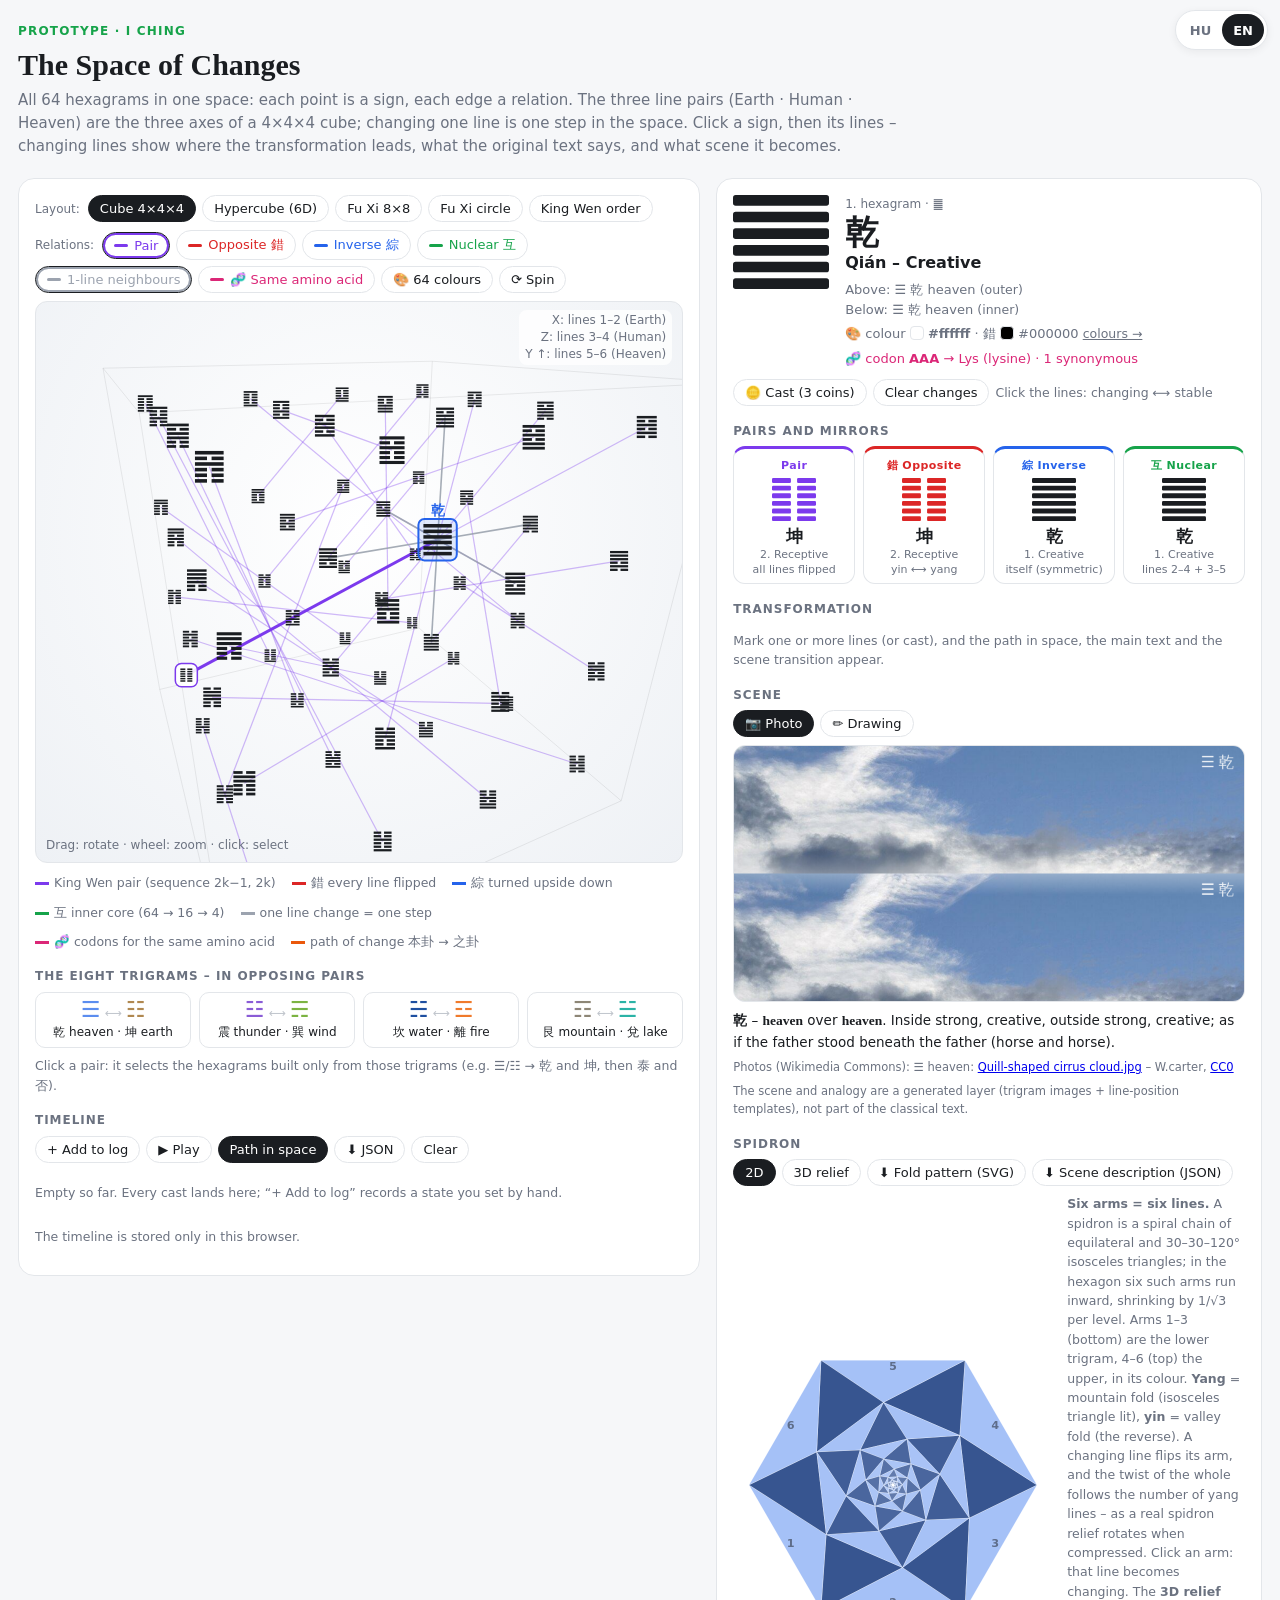
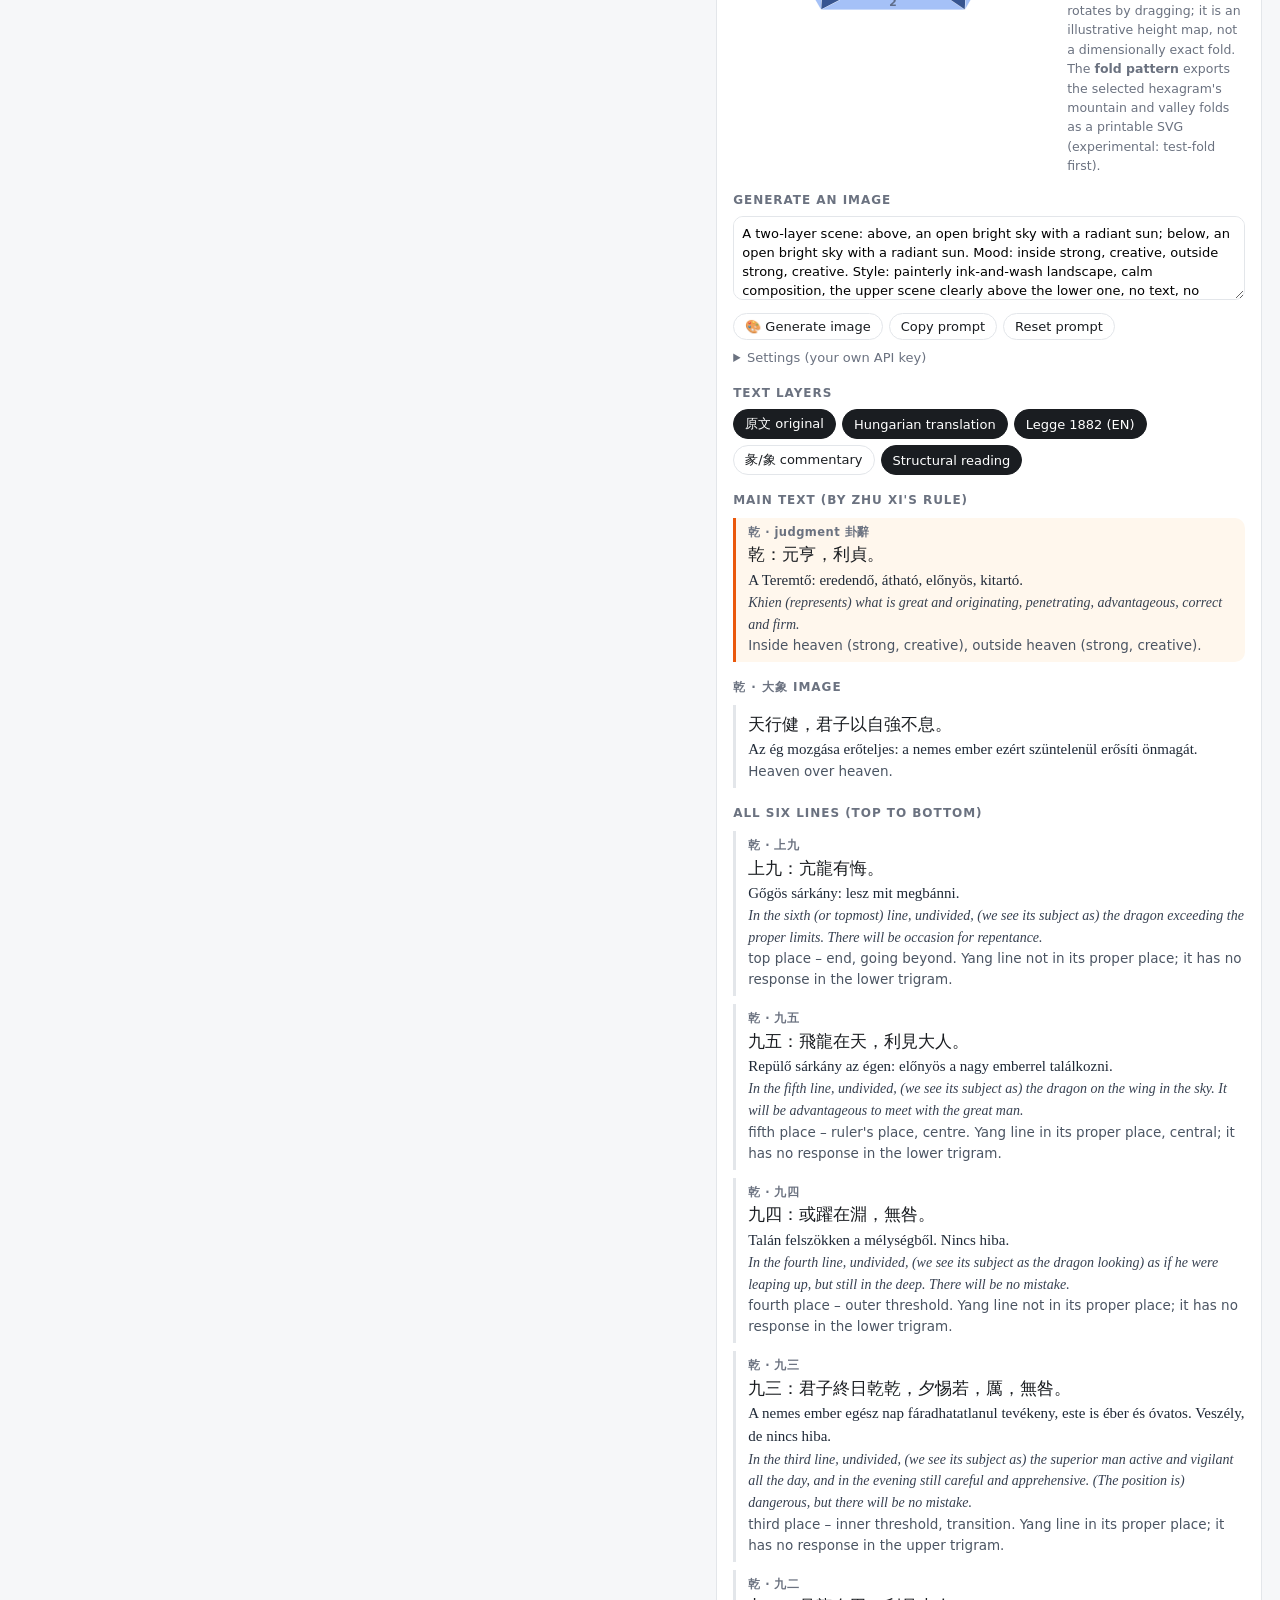
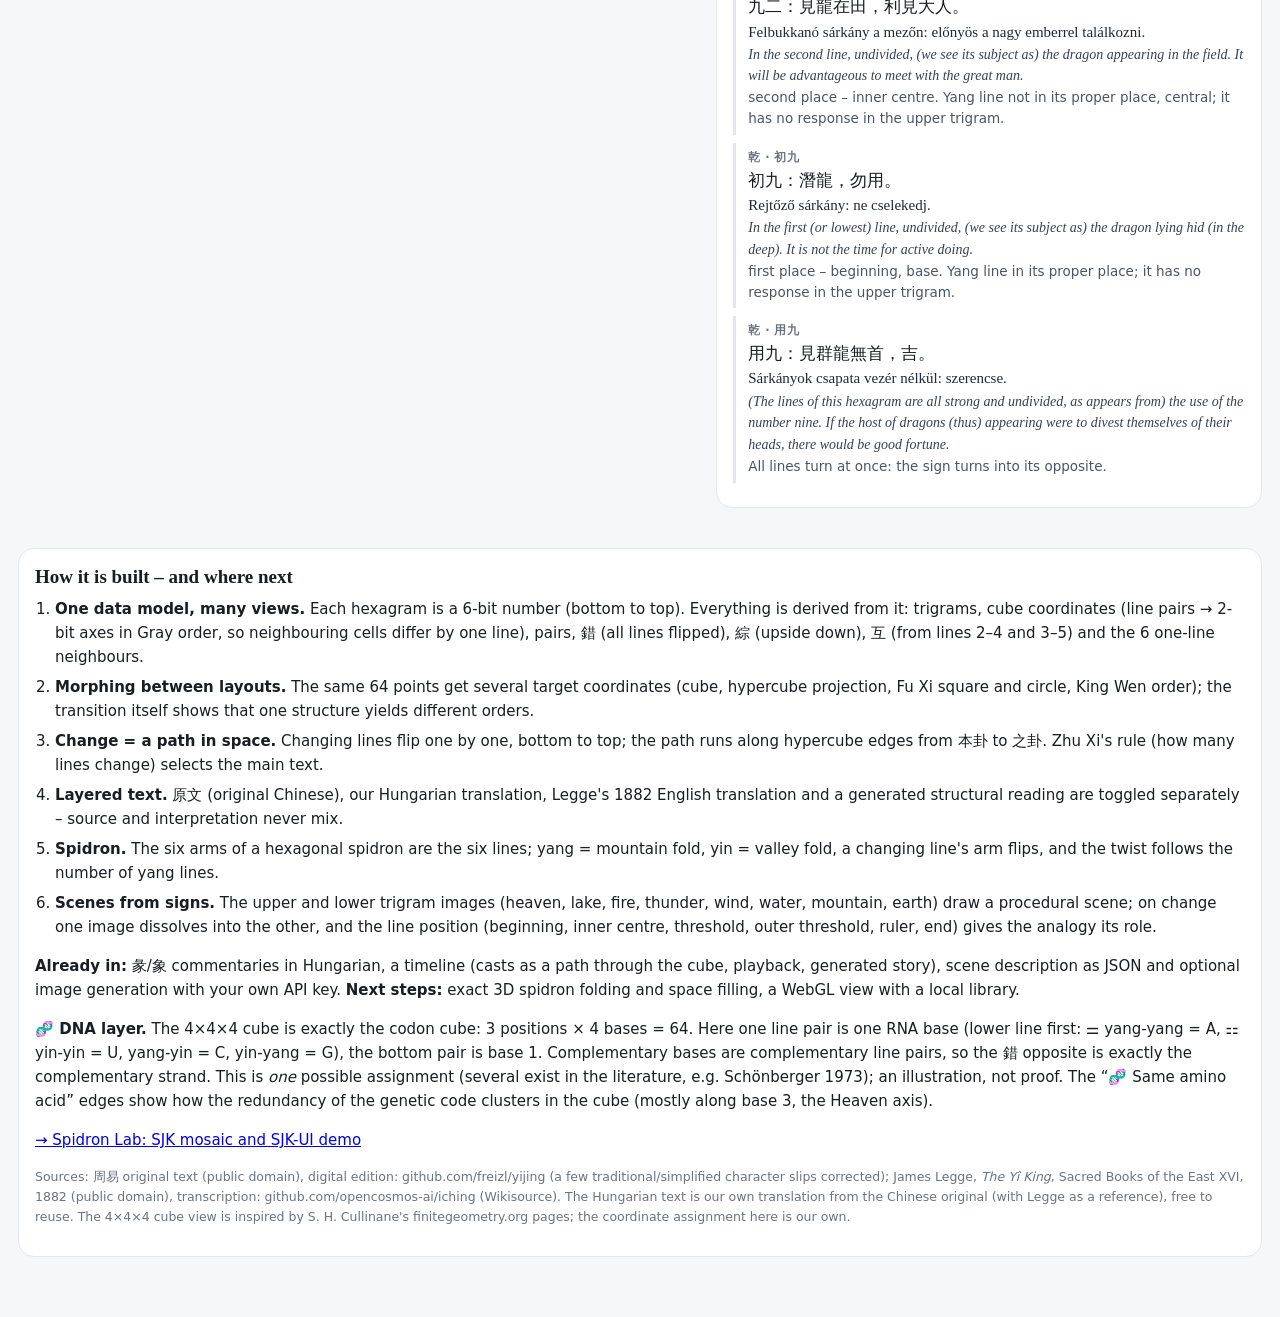
<file: iching.html>
<!doctype html>
<html lang="hu">
<head>
<meta charset="utf-8">
<meta name="viewport" content="width=device-width,initial-scale=1">
<title>A változások tere / The Space of Changes – I Ching</title>
<meta name="description" content="A 64 hexagram mint 4×4×4-es kocka és hatdimenziós tér: párok, ellentétek, mag-hexagramok, változó vonalak az eredeti szöveggel, és jelenetek a jelek átalakulásából. / The 64 hexagrams as a 4×4×4 cube and a six-dimensional space: pairs, opposites, nuclear hexagrams, changing lines with the original text, and scenes from transformations.">
<meta property="og:type" content="website">
<meta property="og:title" content="A változások tere / The Space of Changes – I Ching">
<meta property="og:description" content="Interaktív 3D Ji csing térkép: összefüggések, változó vonalak, jelenetek. / Interactive 3D I Ching map: relations, changing lines, scenes.">
<meta property="og:url" content="https://madcsaba.github.io/spidron/iching.html">
<script>
(function(){var l;try{l=localStorage.getItem("sjk-lang")}catch(e){}
if(l!=="hu"&&l!=="en")l=(navigator.language||"").toLowerCase().indexOf("hu")===0?"hu":"en";
document.documentElement.setAttribute("data-lang",l);document.documentElement.lang=l;})();
</script>
<style>
  :root{--bg:#f6f7f9;--panel:#fff;--line:#e3e6ea;--ink:#1a1d21;--dim:#6b7280;--acc:#2563eb;--green:#16a34a;
    --pair:#7c3aed;--cuo:#dc2626;--zong:#2563eb;--hu:#16a34a;--nb:#9ca3af;--aa:#db2777;--chg:#ea580c;
    --display:ui-sans-serif,system-ui,"Segoe UI",Helvetica,Arial;--serif:Georgia,'Times New Roman',serif}
  html[data-lang="hu"] .en{display:none}
  html[data-lang="en"] .hu{display:none}
  *{box-sizing:border-box}
  body{margin:0;background:var(--bg);color:var(--ink);font:15px/1.55 var(--display)}
  .top{max-width:1320px;margin:0 auto;padding:22px 18px 6px}
  .kicker{font-size:12px;letter-spacing:.1em;text-transform:uppercase;color:var(--green);font-weight:700}
  h1{font:600 30px/1.2 var(--serif);margin:6px 0 6px}
  .lead{color:var(--dim);max-width:900px;margin:0}
  .grid{max-width:1320px;margin:0 auto;padding:14px 18px 40px;display:grid;grid-template-columns:minmax(0,1.25fr) minmax(0,1fr);gap:16px}
  @media (max-width:980px){.grid{grid-template-columns:minmax(0,1fr)}}
  @media (max-width:600px){.tri-pairs,.pairs{grid-template-columns:repeat(2,minmax(0,1fr))}}
  @media (min-width:981px){.grid>section:first-child{position:sticky;top:60px;align-self:start}}
  .card{background:var(--panel);border:1px solid var(--line);border-radius:16px;padding:16px}
  h2{font:600 19px/1.3 var(--serif);margin:0 0 8px}
  h3{font-size:12px;letter-spacing:.08em;text-transform:uppercase;color:var(--dim);margin:16px 0 6px}
  .bar{display:flex;flex-wrap:wrap;gap:6px;align-items:center;margin-bottom:8px}
  .bar .lbl{font-size:12px;color:var(--dim);margin-right:2px}
  button.t{border:1px solid var(--line);background:#fff;border-radius:999px;padding:5px 11px;font:13px var(--display);cursor:pointer;color:var(--ink)}
  button.t:hover{border-color:#c5cad1}
  button.t.on{background:var(--ink);color:#fff;border-color:var(--ink)}
  button.rel{display:inline-flex;align-items:center;gap:6px}
  button.rel i{width:14px;height:3px;border-radius:2px;display:inline-block}
  button.rel.on{background:#fff;color:var(--ink);box-shadow:inset 0 0 0 2px currentColor}
  .stage{position:relative;border-radius:12px;background:radial-gradient(ellipse at 50% 40%,#fff 0%,#eef1f5 100%);border:1px solid var(--line);overflow:hidden}
  #c3{display:block;width:100%;height:560px;touch-action:none;cursor:grab}
  @media (max-width:600px){#c3{height:420px}}
  .hint{position:absolute;left:10px;bottom:8px;font-size:12px;color:var(--dim);pointer-events:none}
  .axes{position:absolute;right:10px;top:8px;background:rgba(255,255,255,.8);border-radius:8px;padding:2px 6px;font-size:12px;color:var(--dim);text-align:right;pointer-events:none;line-height:1.4}
  .tip{position:absolute;pointer-events:none;background:rgba(26,29,33,.92);color:#fff;font-size:12.5px;padding:5px 8px;border-radius:8px;display:none;white-space:nowrap}
  .legend{display:flex;flex-wrap:wrap;gap:10px 16px;font-size:12.5px;color:var(--dim);margin-top:10px}
  .tri-pairs{display:grid;grid-template-columns:repeat(4,minmax(0,1fr));gap:8px;margin-top:6px}
  .tp{border:1px solid var(--line);border-radius:10px;padding:6px 4px;text-align:center;font-size:12px;cursor:pointer;background:#fff}
  .tp:hover{border-color:#c5cad1}
  .tp b{font-size:22px;font-weight:400;line-height:1}
  .tp .sep{color:#c0c5cc;margin:0 4px}
  .head{display:flex;gap:16px;align-items:flex-start}
  .big{flex:0 0 auto}
  .big svg{display:block;cursor:pointer}
  .ttl .num{font-size:12px;color:var(--dim)}
  .ttl .zh{font:600 34px/1.1 var(--serif)}
  .ttl .nm{font-size:16px;font-weight:600}
  .ttl .tr{font-size:13px;color:var(--dim);margin-top:4px}
  .small{font-size:12.5px;color:var(--dim)}
  .pairs{display:grid;grid-template-columns:repeat(4,minmax(0,1fr));gap:8px}
  .pc{border:1px solid var(--line);border-radius:12px;padding:8px 6px 6px;text-align:center;cursor:pointer;background:#fff;position:relative}
  .pc:hover{border-color:#c5cad1}
  .pc .k{font-size:11px;font-weight:700;letter-spacing:.04em}
  .pc .z{font:600 17px var(--serif)}
  .pc .d{font-size:11px;color:var(--dim);line-height:1.3}
  .pc svg{display:block;margin:4px auto}
  .layers{display:flex;flex-wrap:wrap;gap:6px}
  .txt{border-left:3px solid var(--line);padding:6px 0 6px 12px;margin:8px 0}
  .txt.main{border-left-color:var(--chg);background:#fff7ed;border-radius:0 10px 10px 0}
  .txt .pos{font-size:11.5px;font-weight:700;color:var(--dim);letter-spacing:.04em}
  .txt .cn{font:17px/1.6 var(--serif)}
  .txt .lg{font:14px/1.55 var(--serif);color:#374151;font-style:italic}
  .txt .gen{font-size:13.5px;color:#4b5563}
  .txt .mt{font:15px/1.55 var(--serif);color:#1f2937}
  .spwrap{display:grid;grid-template-columns:minmax(0,320px) minmax(0,1fr);gap:14px;align-items:center}
  @media (max-width:600px){.spwrap{grid-template-columns:1fr}}
  .le{display:flex;align-items:center;gap:7px;padding:5px 8px;border:1px solid var(--line);border-radius:10px;margin-bottom:5px;cursor:pointer;background:#fff;font-size:15px}
  .le:hover{border-color:#c5cad1}.le.on{border-color:var(--chg);background:#fff7ed}
  .le .ln{font-size:11px;color:var(--dim);width:16px;text-align:right}.le .arrow{color:var(--chg)}
  .le .small{margin-left:auto}.le .x{border:0;background:none;color:var(--dim);font-size:16px;cursor:pointer;padding:0 2px}
  #log{max-height:260px;overflow:auto}
  #story ol{padding-left:20px;margin:4px 0;font-size:13.5px}#story li{margin-bottom:4px}
  .ig textarea{width:100%;min-height:84px;font:13px/1.45 var(--display);border:1px solid var(--line);border-radius:10px;padding:8px}
  .ig details{margin:8px 0;font-size:13px}.ig summary{cursor:pointer;color:var(--dim)}
  .ig label{display:block;margin:6px 0 2px;font-size:12px;color:var(--dim)}
  .ig input[type=text],.ig input[type=password],.ig select{width:100%;font:13px var(--display);border:1px solid var(--line);border-radius:8px;padding:6px 8px}
  #ig-out img{display:block;width:100%;border-radius:12px;border:1px solid var(--line);margin:8px 0}
  #ig-status{font-size:13px;color:var(--chg);margin-top:6px}
  .txt .cm{font-size:13.5px;color:#374151;background:#f8fafc;border-radius:8px;padding:6px 8px;margin-top:4px}
  .txt .cm .cmz{font-family:var(--serif);color:#4b5563}
  #spid{display:block;width:100%;max-width:320px;height:auto;cursor:pointer}
  .txt.dimmed{opacity:.55}
  .txt.chg .pos{color:var(--chg)}
  .flow{display:flex;align-items:center;gap:10px;flex-wrap:wrap}
  .flow .arrow{font-size:22px;color:var(--chg)}
  .flow .hx{text-align:center;cursor:pointer}
  .flow .hx .z{font:600 18px var(--serif)}
  #scene{display:block;width:100%;height:auto;border-radius:12px;border:1px solid var(--line);background:#dfe6ee}
  .cap{font-size:13.5px;margin-top:8px}
  .cap b{font-family:var(--serif)}
  .gen-note{font-size:11.5px;color:var(--dim);margin-top:6px}
  .rule{font-size:13px;background:#f8fafc;border:1px solid var(--line);border-radius:10px;padding:8px 10px;margin-top:8px}
  .plan{max-width:1320px;margin:0 auto;padding:0 18px 60px}
  .plan .card{line-height:1.6}
  .plan ol{padding-left:20px;margin:6px 0}
  .plan li{margin-bottom:6px}
  .src{font-size:12.5px;color:var(--dim)}
  code{background:#f1f3f5;border-radius:4px;padding:0 4px;font-size:12.5px}
</style>
</head>
<body>
<div class="top">
  <div class="kicker"><span class="hu">Prototípus · Ji csing</span><span class="en">Prototype · I Ching</span></div>
  <h1><span class="hu">A változások tere</span><span class="en">The Space of Changes</span></h1>
  <p class="lead"><span class="hu">A 64 hexagram egyetlen térben: minden pont egy jel, minden él egy összefüggés. A három vonalpár (Föld · Ember · Ég) a 4×4×4-es kocka három tengelye; egy vonal megváltozása egy lépés a térben. Kattints egy jelre, aztán a vonalaira – a változó vonalak megmutatják, hová visz az átalakulás, mit mond róla az eredeti szöveg, és milyen jelenet születik belőle.</span><span class="en">All 64 hexagrams in one space: each point is a sign, each edge a relation. The three line pairs (Earth · Human · Heaven) are the three axes of a 4×4×4 cube; changing one line is one step in the space. Click a sign, then its lines – changing lines show where the transformation leads, what the original text says, and what scene it becomes.</span></p>
</div>

<div class="grid">
  <section class="card">
    <div class="bar"><span class="lbl"><span class="hu">Elrendezés:</span><span class="en">Layout:</span></span>
      <button class="t on" data-layout="cube"><span class="hu">Kocka 4×4×4</span><span class="en">Cube 4×4×4</span></button>
      <button class="t" data-layout="q6"><span class="hu">Hiperkocka (6D)</span><span class="en">Hypercube (6D)</span></button>
      <button class="t" data-layout="fuxi"><span class="hu">Fu Hszi 8×8</span><span class="en">Fu Xi 8×8</span></button>
      <button class="t" data-layout="ring"><span class="hu">Fu Hszi kör</span><span class="en">Fu Xi circle</span></button>
      <button class="t" data-layout="kw"><span class="hu">Wen király sorrend</span><span class="en">King Wen order</span></button>
    </div>
    <div class="bar"><span class="lbl"><span class="hu">Összefüggések:</span><span class="en">Relations:</span></span>
      <button class="t rel on" data-rel="pair" style="color:var(--pair)"><i style="background:var(--pair)"></i><span class="hu">Pár</span><span class="en">Pair</span></button>
      <button class="t rel" data-rel="cuo" style="color:var(--cuo)"><i style="background:var(--cuo)"></i><span class="hu">Ellentét 錯</span><span class="en">Opposite 錯</span></button>
      <button class="t rel" data-rel="zong" style="color:var(--zong)"><i style="background:var(--zong)"></i><span class="hu">Fordított 綜</span><span class="en">Inverse 綜</span></button>
      <button class="t rel" data-rel="hu" style="color:var(--hu)"><i style="background:var(--hu)"></i><span class="hu">Mag 互</span><span class="en">Nuclear 互</span></button>
      <button class="t rel on" data-rel="nb" style="color:var(--nb)"><i style="background:var(--nb)"></i><span class="hu">1 vonalnyi szomszéd</span><span class="en">1-line neighbours</span></button>
      <button class="t rel" data-rel="aa" style="color:var(--aa)"><i style="background:var(--aa)"></i><span class="hu">🧬 Azonos aminosav</span><span class="en">🧬 Same amino acid</span></button>
      <button class="t" id="col64"><span class="hu">🎨 64 szín</span><span class="en">🎨 64 colours</span></button>
      <button class="t" id="spin"><span class="hu">⟳ Forgás</span><span class="en">⟳ Spin</span></button>
    </div>
    <div class="stage">
      <canvas id="c3"></canvas>
      <div class="axes" id="axes"></div>
      <div class="hint"><span class="hu">Húzd: forgatás · görgő: nagyítás · kattintás: kiválasztás</span><span class="en">Drag: rotate · wheel: zoom · click: select</span></div>
      <div class="tip" id="tip"></div>
    </div>
    <div class="legend" id="legend"></div>
    <h3><span class="hu">A nyolc trigram – ellentétes párokban</span><span class="en">The eight trigrams – in opposing pairs</span></h3>
    <div class="tri-pairs" id="tripairs"></div>
    <p class="small" style="margin-top:8px"><span class="hu">Kattints egy párra: kijelöli azt a két hexagramot, amely csak az adott trigramokból áll (pl. ☰/☷ → 乾 és 坤, majd 泰 és 否).</span><span class="en">Click a pair: it selects the hexagrams built only from those trigrams (e.g. ☰/☷ → 乾 and 坤, then 泰 and 否).</span></p>
    <h3><span class="hu">Idővonal</span><span class="en">Timeline</span></h3>
    <div class="bar">
      <button class="t" id="log-add"><span class="hu">+ Naplóba</span><span class="en">+ Add to log</span></button>
      <button class="t" id="play"><span class="hu">▶ Lejátszás</span><span class="en">▶ Play</span></button>
      <button class="t on" id="log-show"><span class="hu">Pálya a térben</span><span class="en">Path in space</span></button>
      <button class="t" id="log-json"><span class="hu">⬇ JSON</span><span class="en">⬇ JSON</span></button>
      <button class="t" id="log-clear"><span class="hu">Törlés</span><span class="en">Clear</span></button>
    </div>
    <div id="log"></div>
    <div id="story"></div>
    <p class="small"><span class="hu">Az idővonal csak ebben a böngészőben tárolódik.</span><span class="en">The timeline is stored only in this browser.</span></p>
  </section>

  <section class="card" id="panel">
    <div class="head">
      <div class="big" id="big"></div>
      <div class="ttl" id="ttl"></div>
    </div>
    <div class="bar" style="margin-top:10px">
      <button class="t" id="cast"><span class="hu">🪙 Dobás (3 érme)</span><span class="en">🪙 Cast (3 coins)</span></button>
      <button class="t" id="clear"><span class="hu">Változások törlése</span><span class="en">Clear changes</span></button>
      <span class="small"><span class="hu">Kattints a vonalakra: változó ⟷ nyugvó</span><span class="en">Click the lines: changing ⟷ stable</span></span>
    </div>

    <h3><span class="hu">Párok és tükörképek</span><span class="en">Pairs and mirrors</span></h3>
    <div class="pairs" id="pairs"></div>

    <div id="transform"></div>

    <h3><span class="hu">Jelenet</span><span class="en">Scene</span></h3>
    <div class="bar"><button class="t" data-scene="photo"><span class="hu">📷 Fotó</span><span class="en">📷 Photo</span></button><button class="t" data-scene="draw"><span class="hu">✏️ Rajz</span><span class="en">✏️ Drawing</span></button></div>
    <canvas id="scene" width="720" height="360"></canvas>
    <div class="cap" id="cap"></div>
    <div class="gen-note" id="photoCredit"></div>
    <div class="gen-note"><span class="hu">A jelenet és az analógia generált réteg (trigram-képek + vonalhelyek sablonja), nem a klasszikus szöveg része.</span><span class="en">The scene and analogy are a generated layer (trigram images + line-position templates), not part of the classical text.</span></div>

    <h3>Spidron</h3>
    <div class="bar">
      <button class="t on" data-spmode="2d">2D</button>
      <button class="t" data-spmode="3d"><span class="hu">3D dombormű</span><span class="en">3D relief</span></button>
      <button class="t" id="dl-svg"><span class="hu">⬇ Hajtogatási minta (SVG)</span><span class="en">⬇ Fold pattern (SVG)</span></button>
      <button class="t" id="dl-json"><span class="hu">⬇ Jelenet-leírás (JSON)</span><span class="en">⬇ Scene description (JSON)</span></button>
    </div>
    <div class="spwrap">
      <canvas id="spid" width="640" height="640"></canvas>
      <div class="small" id="spcap"></div>
    </div>

    <h3><span class="hu">Kép generálása</span><span class="en">Generate an image</span></h3>
    <div class="ig">
      <textarea id="ig-prompt" aria-label="prompt"></textarea>
      <div class="bar" style="margin-top:6px">
        <button class="t" id="ig-go"><span class="hu">🎨 Kép generálása</span><span class="en">🎨 Generate image</span></button>
        <button class="t" id="ig-copy"><span class="hu">Prompt másolása</span><span class="en">Copy prompt</span></button>
        <button class="t" id="ig-reset"><span class="hu">Prompt alaphelyzetbe</span><span class="en">Reset prompt</span></button>
      </div>
      <details id="ig-set"><summary><span class="hu">Beállítások (saját API-kulcs)</span><span class="en">Settings (your own API key)</span></summary>
        <p class="small"><span class="hu">A kérés közvetlenül a böngésződből megy a megadott szolgáltatóhoz, a saját kulcsoddal; az oldal semmit nem küld máshová. Bármely OpenAI-kompatibilis képgeneráló végpont megadható. A kulcsot csak akkor tárolja (ebben a böngészőben), ha bejelölöd.</span><span class="en">The request goes straight from your browser to the provider you set, with your own key; the page sends nothing elsewhere. Any OpenAI-compatible image endpoint works. The key is stored (in this browser) only if you tick the box.</span></p>
        <label for="ig-url">Endpoint</label><input type="text" id="ig-url">
        <label for="ig-model"><span class="hu">Modell</span><span class="en">Model</span></label><input type="text" id="ig-model">
        <label for="ig-size"><span class="hu">Méret</span><span class="en">Size</span></label><select id="ig-size"><option>1024x1024</option><option>1536x1024</option><option>1024x1536</option></select>
        <label for="ig-key">API key</label><input type="password" id="ig-key" autocomplete="off">
        <label><input type="checkbox" id="ig-rem"> <span class="hu">Kulcs megjegyzése ebben a böngészőben</span><span class="en">Remember the key in this browser</span></label>
        <button class="t" id="ig-forget" style="margin-top:6px"><span class="hu">Kulcs törlése</span><span class="en">Forget key</span></button>
      </details>
      <div id="ig-status"></div>
      <div id="ig-out"></div>
    </div>

    <h3><span class="hu">Szövegrétegek</span><span class="en">Text layers</span></h3>
    <div class="layers">
      <button class="t on" data-layer="cn">原文 <span class="hu">eredeti</span><span class="en">original</span></button>
      <button class="t on" data-layer="mt"><span class="hu">Magyar fordítás</span><span class="en">Hungarian translation</span></button>
      <button class="t on" data-layer="lg">Legge 1882 (EN)</button>
      <button class="t" data-layer="cm"><span class="hu">彖/象 kommentár</span><span class="en">彖/象 commentary</span></button>
      <button class="t on" data-layer="gen"><span class="hu">Szerkezeti olvasat</span><span class="en">Structural reading</span></button>
    </div>
    <div id="texts"></div>
  </section>
</div>

<div class="plan">
  <section class="card">
    <h2><span class="hu">Hogyan épül fel – és merre tovább</span><span class="en">How it is built – and where next</span></h2>
    <div class="hu">
      <ol>
        <li><b>Egy adatmodell, sok nézet.</b> Minden hexagram egy 6 bites szám (alulról felfelé). Ebből számolódik minden: trigramok, kockakoordináták (vonalpárok → 2 bites tengelyek, Gray-sorrendben, hogy a szomszédos cellák egy vonalban térjenek el), párok, 錯 (minden vonal fordul), 綜 (fejjel lefelé), 互 (a 2–4. és 3–5. vonalból), és a 6 egyvonalas szomszéd.</li>
        <li><b>Elrendezések közti átúszás.</b> Ugyanaz a 64 pont kap több célkoordinátát (kocka, hiperkocka-vetület, Fu Hszi négyzet és kör, Wen király sorrend); az átmenet maga mutatja meg, hogy ugyanaz a szerkezet más-más rendet ad.</li>
        <li><b>Változás = út a térben.</b> A változó vonalak alulról felfelé, egyenként fordulnak; az út a hiperkocka élein halad 本卦-tól 之卦-ig. A fő szöveget Csu Hszi szabálya jelöli ki (hány vonal változik).</li>
        <li><b>Rétegzett szöveg.</b> 原文 (eredeti kínai), saját magyar fordítás, Legge 1882-es angol fordítása és egy generált szerkezeti olvasat külön kapcsolható – a forrásszöveg és az értelmezés sosem keveredik.</li>
        <li><b>Spidron.</b> A hatszögű spidron hat karja a hat vonal; jang = hegy-, jin = völgyhajtás, a változó vonal karja átfordul, a csavarodás a jang vonalak számát követi.</li>
        <li><b>Jelenet a jelekből.</b> A felső és alsó trigram képe (ég, tó, tűz, mennydörgés, szél, víz, hegy, föld) egy procedurális jelenetet rajzol; változásnál az egyik kép átúszik a másikba, a vonalhely (kezdet, belső közép, küszöb, külső küszöb, uralkodó, vég) adja az analógia szerepét.</li>
      </ol>
      <p><b>Már benne van:</b> 彖/象 kommentárok magyarul, idővonal (a dobások pályája a kockában, lejátszás, generált történet), jelenet-leírás JSON-ban és opcionális képgenerálás saját API-kulccsal. <b>Következő lépések:</b> pontos 3D spidron-hajtogatás és térkitöltés, WebGL nézet helyi könyvtárral.</p>
      <p><b>🧬 DNS-réteg.</b> A 4×4×4-es kocka pontosan a kodonkocka: 3 pozíció × 4 bázis = 64. Itt egy vonalpár egy RNS-bázis (alsó vonal elöl: ⚌ jang-jang = A, ⚏ jin-jin = U, jang-jin = C, jin-jang = G), az alsó pár az 1. bázis. Így az egymást kiegészítő bázisok egymást kiegészítő vonalpárok, és a 錯 ellentét éppen a komplementer szál. Ez <i>egy</i> lehetséges hozzárendelés (az irodalomban több változat él, pl. Schönberger 1973); szemléltetés, nem bizonyíték. A „🧬 Azonos aminosav” élek megmutatják, hogyan csoportosul a genetikai kód redundanciája a kockában (főleg a 3. bázis, azaz az Ég-tengely mentén).</p>
    </div>
    <div class="en">
      <ol>
        <li><b>One data model, many views.</b> Each hexagram is a 6-bit number (bottom to top). Everything is derived from it: trigrams, cube coordinates (line pairs → 2-bit axes in Gray order, so neighbouring cells differ by one line), pairs, 錯 (all lines flipped), 綜 (upside down), 互 (from lines 2–4 and 3–5) and the 6 one-line neighbours.</li>
        <li><b>Morphing between layouts.</b> The same 64 points get several target coordinates (cube, hypercube projection, Fu Xi square and circle, King Wen order); the transition itself shows that one structure yields different orders.</li>
        <li><b>Change = a path in space.</b> Changing lines flip one by one, bottom to top; the path runs along hypercube edges from 本卦 to 之卦. Zhu Xi's rule (how many lines change) selects the main text.</li>
        <li><b>Layered text.</b> 原文 (original Chinese), our Hungarian translation, Legge's 1882 English translation and a generated structural reading are toggled separately – source and interpretation never mix.</li>
        <li><b>Spidron.</b> The six arms of a hexagonal spidron are the six lines; yang = mountain fold, yin = valley fold, a changing line's arm flips, and the twist follows the number of yang lines.</li>
        <li><b>Scenes from signs.</b> The upper and lower trigram images (heaven, lake, fire, thunder, wind, water, mountain, earth) draw a procedural scene; on change one image dissolves into the other, and the line position (beginning, inner centre, threshold, outer threshold, ruler, end) gives the analogy its role.</li>
      </ol>
      <p><b>Already in:</b> 彖/象 commentaries in Hungarian, a timeline (casts as a path through the cube, playback, generated story), scene description as JSON and optional image generation with your own API key. <b>Next steps:</b> exact 3D spidron folding and space filling, a WebGL view with a local library.</p>
      <p><b>🧬 DNA layer.</b> The 4×4×4 cube is exactly the codon cube: 3 positions × 4 bases = 64. Here one line pair is one RNA base (lower line first: ⚌ yang-yang = A, ⚏ yin-yin = U, yang-yin = C, yin-yang = G), the bottom pair is base 1. Complementary bases are complementary line pairs, so the 錯 opposite is exactly the complementary strand. This is <i>one</i> possible assignment (several exist in the literature, e.g. Schönberger 1973); an illustration, not proof. The “🧬 Same amino acid” edges show how the redundancy of the genetic code clusters in the cube (mostly along base 3, the Heaven axis).</p>
    </div>
    <p><a href="spidron-lab.html"><span class="hu">→ Spidron-labor: SJK-mozaik és SJK-UI demó</span><span class="en">→ Spidron Lab: SJK mosaic and SJK-UI demo</span></a></p>
    <p class="src"><span class="hu">Források:</span><span class="en">Sources:</span> 周易 <span class="hu">eredeti szöveg (közkincs), digitális kiadás: github.com/freizl/yijing (néhány hagyományos/egyszerűsített írásjegy-csere javítva);</span><span class="en">original text (public domain), digital edition: github.com/freizl/yijing (a few traditional/simplified character slips corrected);</span> James Legge, <i>The Yî King</i>, Sacred Books of the East XVI, 1882 (<span class="hu">közkincs</span><span class="en">public domain</span>), <span class="hu">átirat:</span><span class="en">transcription:</span> github.com/opencosmos-ai/iching (Wikisource). <span class="hu">A magyar szöveg saját fordítás a kínai eredetiből (Legge-t segédletként használva), szabadon felhasználható. </span><span class="en">The Hungarian text is our own translation from the Chinese original (with Legge as a reference), free to reuse. </span><span class="hu">A 4×4×4-es kocka-szemlélet S. H. Cullinane finitegeometry.org oldalaiból ihletődik; a koordináta-hozzárendelés itt a sajátunk.</span><span class="en">The 4×4×4 cube view is inspired by S. H. Cullinane's finitegeometry.org pages; the coordinate assignment here is our own.</span></p>
  </section>
</div>

<script>
const H=[{"n":1,"b":"111111","zh":"乾","py":"Qián","en":"Creative","hu":"Teremtő","j":"乾：元亨，利貞。","x":"天行健，君子以自強不息。","y":["初九：潛龍，勿用。","九二：見龍在田，利見大人。","九三：君子終日乾乾，夕惕若，厲，無咎。","九四：或躍在淵，無咎。","九五：飛龍在天，利見大人。","上九：亢龍有悔。","用九：見群龍無首，吉。"],"lj":"Khien (represents) what is great and originating, penetrating, advantageous, correct and firm.","ll":["In the first (or lowest) line, undivided, (we see its subject as) the dragon lying hid (in the deep). It is not the time for active doing.","In the second line, undivided, (we see its subject as) the dragon appearing in the field. It will be advantageous to meet with the great man.","In the third line, undivided, (we see its subject as) the superior man active and vigilant all the day, and in the evening still careful and apprehensive. (The position is) dangerous, but there will be no mistake.","In the fourth line, undivided, (we see its subject as the dragon looking) as if he were leaping up, but still in the deep. There will be no mistake.","In the fifth line, undivided, (we see its subject as) the dragon on the wing in the sky. It will be advantageous to meet with the great man.","In the sixth (or topmost) line, undivided, (we see its subject as) the dragon exceeding the proper limits. There will be occasion for repentance.","(The lines of this hexagram are all strong and undivided, as appears from) the use of the number nine. If the host of dragons (thus) appearing were to divest themselves of their heads, there would be good fortune."],"hj":"A Teremtő: eredendő, átható, előnyös, kitartó.","hx":"Az ég mozgása erőteljes: a nemes ember ezért szüntelenül erősíti önmagát.","hy":["Rejtőző sárkány: ne cselekedj.","Felbukkanó sárkány a mezőn: előnyös a nagy emberrel találkozni.","A nemes ember egész nap fáradhatatlanul tevékeny, este is éber és óvatos. Veszély, de nincs hiba.","Talán felszökken a mélységből. Nincs hiba.","Repülő sárkány az égen: előnyös a nagy emberrel találkozni.","Gőgös sárkány: lesz mit megbánni.","Sárkányok csapata vezér nélkül: szerencse."],"tu":"大哉乾元，萬物資始，乃統天。雲行雨施，品物流形。大明始終，六位時成，時乘六龍以御天。乾道變化，各正性命，保合大和，乃利貞。首出庶物，萬國咸寧。","xx":["潛龍勿用，陽在下也。","見龍在田，德施普也。","終日乾乾，反復道也。","或躍在淵，進無咎也。","飛龍在天，大人造也。","亢龍有悔，盈不可久也。","用九，天德不可為首也。"],"ht":"Mily nagy a Teremtő eredendősége! Minden dolog belőle veszi kezdetét, és ez fogja át az eget. Felhők vonulnak, eső hull, a dolgok formát öltenek. Aki világosan látja a kezdetet és a véget, annak a hat hely a maga idejében teljesedik be; a maga idejében hat sárkányon száll, és úgy kormányozza az eget. A Teremtő útja változás és átalakulás: mindennek helyreteszi a természetét és a sorsát, megőrzi és egyesíti a nagy harmóniát – ez az előnyös és a kitartó. Kiemelkedik a dolgok sokasága fölé, és minden ország nyugalomra lel.","hz":["Rejtőző sárkány, ne cselekedj: a jang alul van.","Felbukkanó sárkány a mezőn: az erény szétárad mindenfelé.","Egész nap fáradhatatlanul tevékeny: újra meg újra visszatér az útra.","Talán felszökken a mélységből: az előrelépés nem hiba.","Repülő sárkány az égen: a nagy ember alkot.","A gőgös sárkány megbánja: a teltség nem tarthat sokáig.","Kilences használata: az ég ereje nem lehet vezérré."]},{"n":2,"b":"000000","zh":"坤","py":"Kūn","en":"Receptive","hu":"Befogadó","j":"坤：元亨，利牝馬之貞。君子有攸往，先迷後得主，利西南得朋，東北喪朋。安貞，吉。","x":"地勢坤，君子以厚德載物。","y":["初六：履霜，堅冰至。","六二：直，方，大，不習無不利。","六三：含章可貞。或從王事，無成有終。","六四：括囊；無咎，無譽。","六五：黃裳，元吉。","上六：龍戰於野，其血玄黃。","用六：利永貞。"],"lj":"Khwăn (represents) what is great and originating, penetrating, advantageous, correct and having the firmness of a mare. When the superior man (here intended) has to make any movement, if he take the initiative, he will go astray; if he follow, he will find his (proper) lord. The advantageousness will be seen in his getting friends in the south-west, and losing friends in the north-east. If he rest in correctness and firmness, there will be good fortune.","ll":["In the first line, divided, (we see its subject) treading on hoarfrost. The strong ice will come (by and by).","The second line, divided, (shows the attribute of) being straight, square, and great. (Its operation), without repeated efforts, will be in every respect advantageous.","The third line, divided, (shows its subject) keeping his excellence under restraint, but firmly maintaining it. If he should have occasion to engage in the king's service, though he will not claim the success (for himself), he will bring affairs to a good issue.","The fourth line, divided, (shows the symbol of) a sack tied up. There will be no ground for blame or for praise.","The fifth line, divided, (shows) the yellow lower garment. There will be great good fortune.","The sixth line, divided, (shows) dragons fighting in the wild. Their blood is purple and yellow.","(The lines of this hexagram are all weak and divided, as appears from) the use of the number six. If those (who are thus represented) be perpetually correct and firm, advantage will arise."],"hj":"A Befogadó: eredendő, átható; a kanca kitartása előnyös. Ha a nemes ember elindul, előbb eltéved, később urat talál. Délnyugaton barátokat nyer, északkeleten barátokat veszít. A nyugodt kitartás szerencsét hoz.","hx":"A föld fekvése befogadó: a nemes ember ezért gazdag erénnyel hordoz minden dolgot.","hy":["Dérre lépsz: közeleg a kemény jég.","Egyenes, szögletes, nagy. Gyakorlás nélkül is minden előnyös.","Rejtett szépség: kitarthatsz. Ha a király szolgálatába lépsz, ne a sikert keresd, hanem a beteljesítést.","Bekötött zsák: se hiba, se dicséret.","Sárga alsóruha: eredendő szerencse.","Sárkányok harcolnak a mezőn; vérük sötét és sárga.","Előnyös a tartós kitartás."],"tu":"至哉坤元，萬物資生，乃順承天。坤厚載物，德合無疆。含弘光大，品物咸亨。牝馬地類，行地無疆，柔順利貞。君子攸行，先迷失道，後順得常。西南得朋，乃與類行；東北喪朋，乃終有慶。安貞之吉，應地無疆。","xx":["履霜堅冰，陰始凝也。馴致其道，至堅冰也。","六二之動，直以方也。不習無不利，地道光也。","含章可貞；以時發也。或從王事，知光大也","括囊無咎，慎不害也。","黃裳元吉，文在中也。","戰龍於野，其道窮也。","用六永貞，以大終也。"],"ht":"Mily tökéletes a Befogadó eredendősége! Minden dolog általa születik meg; odaadóan fogadja be az ég hatását. A Befogadó vastagon hordozza a dolgokat, ereje határtalanul illeszkedik. Befogad, kitágít, ragyog és nagy: minden dolog általa jut áthatáshoz. A kanca a föld fajtájához tartozik: határtalanul jár a földön, szelíd, odaadó, előnyös és kitartó. Ahol a nemes ember jár: ha előre megy, eltéved és elveszíti az utat; ha követ, megtalálja az állandót. Délnyugaton barátokat nyer: a magafajtájával jár. Északkeleten barátokat veszít: végül mégis áldás éri. A nyugodt kitartás szerencséje a föld határtalanságának felel meg.","hz":["Dérre lépni, kemény jég: a jin elkezd megszilárdulni. Ha a maga útját követi, eljut a kemény jégig.","A második vonal mozgása egyenes és szögletes. Gyakorlás nélkül is minden előnyös: a föld útja ragyog.","Rejtett szépség, kitarthat: a maga idejében bontakozik ki. Ha a király szolgálatába lép, bölcsessége ragyogó és nagy.","Bekötött zsák, nincs hiba: aki óvatos, annak nem esik bántódása.","Sárga alsóruha, eredendő szerencse: a műveltség belül, középen van.","Sárkányok harcolnak a mezőn: útjuk végére értek.","Hatos használata, tartós kitartás: nagyszerű véggel zárul."]},{"n":3,"b":"100010","zh":"屯","py":"Zhūn","en":"Difficulty at the Beginning","hu":"Kezdeti nehézség","j":"元亨，利貞，勿用有攸往，利建侯。","x":"雲，雷，屯；君子以經綸。","y":["初九：磐桓；利居貞，利建侯。","六二：屯如邅如，乘馬班如。匪寇婚媾，女子貞不字，十年乃字。","六三：即鹿無虞，惟入於林中，君子幾不如舍，往吝。","六四：乘馬班如，求婚媾，往吉，無不利。","九五：屯其膏，小貞吉，大貞凶。","上六：乘馬班如，泣血漣如。"],"lj":"Kun (indicates that in the case which it presupposes) there will be great progress and success, and the advantage will come from being correct and firm. (But) any movement in advance should not be (lightly) undertaken. There will be advantage in appointing feudal princes.","ll":["The first line, undivided, shows the difficulty (its subject has) in advancing. It will be advantageous for him to abide correct and firm; advantageous (also) to be made a feudal ruler.","The second line, divided, shows (its subject) distressed and obliged to return; (even) the horses of her chariot (also) seem to be retreating. (But) not by a spoiler (is she assailed), but by one who seeks her to be his wife. The young lady maintains her firm correctness, and declines a union. After ten years she will be united, and have children.","The third line, divided, shows one following the deer without (the guidance of) the forester, and only finding himself in the midst of the forest. The superior man, acquainted with the secret risks, thinks it better to give up the chase. If he went forward, he would regret it.","The fourth line, divided, shows (its subject as a lady), the horses of whose chariot appear in retreat. She seeks, however, (the help of) him who seeks her to be his wife. Advance will be fortunate; all will turn out advantageously.","The fifth line, undivided, shows the difficulties in the way of (its subject's) dispensing the rich favours that might be expected from him. With firmness and correctness there will be good fortune in small things; (even) with them in great things there will be evil.","The topmost line, divided, shows (its subject) with the horses of his chariot obliged to retreat, and weeping tears of blood in streams."],"hj":"Eredendő, átható; előnyös a kitartás. Ne indulj el sehová; előnyös fejedelmeket kinevezni.","hx":"Felhő és mennydörgés: a kezdet nehézsége. A nemes ember ezért rendezi és szövi a szálakat.","hy":["Tétovázás és akadály. Előnyös helyben maradni és kitartani; előnyös fejedelmeket kinevezni.","Nehézség és fordulás; a lovak egy helyben toporognak. Nem rabló az, hanem kérő. A leány kitart, nem jegyzi el magát; tíz év múlva jegyzi el.","Szarvast üldözni vadőr nélkül: csak az erdő mélyére jutsz. A nemes ember felismeri a jelet, és inkább lemond róla; ha továbbmegy, megaláztatás vár rá.","A lovak egy helyben toporognak. Keresd a frigyet: az indulás szerencsés, minden előnyös.","Nehezen jut el a bőség: kis dologban a kitartás szerencse, nagyban szerencsétlenség.","A lovak egy helyben toporognak; véres könnyek patakzanak."],"tu":"屯，剛柔始交而難生，動乎險中，大亨貞。雷雨之動滿盈，天造草昧，宜建侯而不寧。","xx":["雖磐桓，志行正也。以貴下賤，大得民也。","六二之難，乘剛也。十年乃字，反常也。","即鹿無虞，以縱禽也。君子舍之，往吝窮也。","求而往，明也。","屯其膏，施未光也。","泣血漣如，何可長也。"],"ht":"A kezdet nehézsége: a kemény és a lágy először találkozik, és nehézség születik. Mozgás a veszély közepén: nagy áthatás és kitartás. A mennydörgés és az eső mozgása mindent betölt; az ég teremtése zavaros és homályos – illik fejedelmeket kinevezni, és nem nyugodni.","hz":["Bár tétovázik, akarata helyes úton jár. Nemesként alázatos az egyszerűek iránt: nagyon megnyeri a népet.","A második vonal nehézsége: a kemény fölött áll. Tíz év múlva jegyzi el magát: visszatér a rendes állapothoz.","Szarvast üldözni vadőr nélkül: a vadat hajszolja. A nemes ember lemond róla: ha továbbmegy, megaláztatás és elakadás.","Keresve indul: ez világos belátás.","Nehezen jut el a bőség: adakozása még nem ragyog.","Véres könnyek patakzanak: hogyan tarthatna ez sokáig?"]},{"n":4,"b":"010001","zh":"蒙","py":"Méng","en":"Youthful Folly","hu":"Ifjúi tudatlanság","j":"蒙：亨。匪我求童蒙，童蒙求我。初筮告，再三瀆，瀆則不告。利貞。","x":"山下出泉，蒙；君子以果行育德。","y":["初六：發蒙，利用刑人，用說桎梏，以往吝。","九二：包蒙吉；納婦吉；子克家。","六三：勿用娶女；見金夫，不有躬，無攸利。","六四：困蒙，吝。","六五：童蒙，吉。","上九：擊蒙；不利為寇，利禦寇。"],"lj":"Măng (indicates that in the case which it presupposes) there will be progress and success. I do not (go and) seek the youthful and inexperienced, but he comes and seeks me. When he shows (the sincerity that marks) the first recourse to divination, I instruct him. If he apply a second and third time, that is troublesome; and I do not instruct the troublesome. There will be advantage in being firm and correct.","ll":["The first line, divided, (has respect to) the dispelling of ignorance. It will be advantageous to use punishment (for that purpose), and to remove the shackles (from the mind). But going on in that way (of punishment) will give occasion for regret.","The second line, undivided, (shows its subject) exercising forbearance with the ignorant, in which there will be good fortune; and admitting (even the goodness of women, which will also be fortunate. (He may be described also as) a son able to (sustain the burden of) his family.","The third line, divided, (seems to say) that one should not marry a woman whose emblem it might be, for that, when she sees a man of wealth, she will not keep her person from him, and in no wise will advantage come from her.","The fourth line, divided, (shows its subject as if) bound in chains of ignorance. There will be occasion for regret.","The fifth line, divided, shows its subject as a simple lad without experience. There will be good fortune.","In the topmost line, undivided, we see one smiting the ignorant (youth). But no advantage will come from doing him an injury. Advantage would come from warding off injury from him."],"hj":"Ifjúi tudatlanság: átható. Nem én keresem az ifjú tudatlant, az ifjú tudatlan keres engem. Az első jóslatra felelek; a második, harmadik már tolakodás, a tolakodónak nem felelek. Előnyös a kitartás.","hx":"A hegy alatt forrás fakad: ifjúi tudatlanság. A nemes ember ezért határozott tettekkel neveli erényét.","hy":["A tudatlanság feloldása: előnyös fegyelmet alkalmazni, levenni a béklyót. Ha így haladsz tovább, megaláztatás.","A tudatlant elviselni szerencse; feleséget venni szerencse; a fiú átveszi a ház vezetését.","Ne végy feleségül olyan leányt, aki a gazdag férfit látva elveszti önmagát. Semmi sem előnyös.","Tudatlanságba zárva: megaláztatás.","Gyermeki tudatlanság: szerencse.","A tudatlanság megfenyítése: nem előnyös rablóvá lenni, előnyös a rablót elhárítani."],"tu":"蒙，山下有險，險而止，蒙。蒙亨，以亨行時中也。匪我求童蒙，童蒙求我，志應也。初噬告，以剛中也。再三瀆，瀆則不告，瀆蒙也。蒙以養正，聖功也。","xx":["利用刑人，以正法也。","子克家，剛柔接也。","勿用娶女，行不順也。","困蒙之吝，獨遠實也。","童蒙之吉，順以巽也。","利用禦寇，上下順也。"],"ht":"Ifjúi tudatlanság: a hegy alatt veszély van; veszély, és megállás – ez a tudatlanság. A tudatlanság átható: áthatással jár, az idő közepét eltalálva. Nem én keresem az ifjú tudatlant, az ifjú tudatlan keres engem: az akaratok felelnek egymásnak. Az első jóslatra felelek: mert kemény és középen áll. A második, harmadik tolakodás, a tolakodónak nem felelek: ez a tudatlanság bemocskolása. A tudatlanságban a helyeset táplálni: ez a bölcs ember műve.","hz":["Előnyös fegyelmet alkalmazni: hogy helyreálljon a rend.","A fiú átveszi a ház vezetését: a kemény és a lágy találkozik.","Ne vedd feleségül: viselkedése nem illő.","A tudatlanságba zártság megaláztatása: egyedül távol marad a valóságtól.","A gyermeki tudatlanság szerencséje: odaadó és szelíd.","Előnyös a rablót elhárítani: fent és lent összhangban van."]},{"n":5,"b":"111010","zh":"需","py":"Xū","en":"Waiting","hu":"Várakozás","j":"需：有孚，光亨，貞吉。利涉大川。","x":"雲上於天，需；君子以飲食宴樂。","y":["初九：需於郊。利用恒，無咎。","九二：需於沙。小有言，終吉。","九三：需於泥，致寇至。","六四：需於血，出自穴。","九五：需於酒食，貞吉。","上六：入於穴，有不速之客三人來，敬之終吉。"],"lj":"Hsü intimates that, with the sincerity which is declared in it, there will be brilliant success. With firmness there will be good fortune; and it will be advantageous to cross the great stream.","ll":["The first line, undivided, shows its subject waiting in the distant border. It will be well for him constantly to maintain (the purpose thus shown), in which case there will be no error.","The second line, undivided, shows its subject waiting on the sand (of the mountain stream). He will (suffer) the small (injury of) being spoken (against), but in the end there will be good fortune.","The third line, undivided, shows its subject in the mud (close by the stream). He thereby invites the approach of injury.","The fourth line, divided, shows its subject waiting in (the place of) blood. But he will get out of the cavern.","The fifth line, undivided, shows its subject waiting amidst the appliances of a feast. Through his firmness and correctness there will be good fortune.","The topmost line, divided, shows its subject entered into the cavern. (But) there are three guests coming, without being urged, (to his help). If he receive them respectfully, there will be good fortune in the end."],"hj":"Várakozás: van bizalom; fényes áthatás, a kitartás szerencse. Előnyös átkelni a nagy vízen.","hx":"Felhők szállnak az égre: várakozás. A nemes ember ezért eszik, iszik, és derűsen időzik.","hy":["Várakozás a mezőn. Előnyös az állhatatosság; nincs hiba.","Várakozás a homokon. Kis szóváltás; a vége szerencse.","Várakozás a sárban: magadra vonod a rablót.","Várakozás a vérben: kijutás a gödörből.","Várakozás bor és étel mellett: a kitartás szerencse.","Belépsz a gödörbe; három hívatlan vendég érkezik. Tiszteld meg őket: a vége szerencse."],"tu":"需，須也；險在前也。剛健而不陷，其義不困窮矣。需有孚，光亨，貞吉。位乎天位，以正中也。利涉大川，往有功也。","xx":["需於郊，不犯難行也。利用恒，無咎；未失常也。","需於沙，衍在中也。雖小有言，以終吉也。","需於泥，災在外也。自我致寇，敬慎不敗也。","需於血，順以聽也。","酒食貞吉，以中正也。","不速之客來，敬之終吉。雖不當位，未大失也。"],"ht":"Várakozás: azaz várni. A veszély előtte van. Kemény és erős, ezért nem esik bele: értelme szerint nem jut nyomorúságba. A várakozásban van bizalom, fényes áthatás, a kitartás szerencse: az ég helyén áll, helyesen és középen. Előnyös átkelni a nagy vízen: az indulás eredményt hoz.","hz":["Várakozás a mezőn: nem rohan bele a nehézségbe. Előnyös az állhatatosság, nincs hiba: nem hagyja el a rendes utat.","Várakozás a homokon: nyugodt bőség van benne középen. Bár kis szóváltás van, a vége szerencse.","Várakozás a sárban: a baj kívül van. Maga vonja magára a rablót; ha tisztelettel és óvatosan cselekszik, nem bukik el.","Várakozás a vérben: odaadóan figyel.","Bor és étel, a kitartás szerencse: mert középen és helyesen áll.","Hívatlan vendégek jönnek, tiszteld meg őket, a vége szerencse: bár nem a megfelelő helyen áll, nagy veszteség nem éri."]},{"n":6,"b":"010111","zh":"訟","py":"Sòng","en":"Conflict","hu":"Viszály","j":"訟：有孚，窒。惕中吉。終凶。利見大人，不利涉大川。","x":"天與水違行，訟；君子以作事謀始。","y":["初六：不永所事，小有言，終吉。","九二：不克訟，歸而逋，其邑人三百戶，無眚。","六三：食舊德，貞厲，終吉，或從王事，無成。","九四：不克訟，復即命渝，安貞吉。","九五：訟元吉。","上九：或錫之鞶帶，終朝三褫之。"],"lj":"Sung intimates how, though there is sincerity in one's contention, he will yet meet with opposition and obstruction; but if he cherish an apprehensive caution, there will be good fortune, while, if he must prosecute the contention to the (bitter) end, there will be evil. It will be advantageous to see the great man; it will not be advantageous to cross the great stream.","ll":["The first line, divided, shows its subject not perpetuating the matter about which (the contention is). He will suffer the small (injury) of being spoken against, but the end will be fortunate.","The second line, undivided, shows its subject unequal to the contention. If he retire and keep concealed (where) the inhabitants of his city are (only) three hundred families, he will fall into no mistake.","The third line, divided, shows its subject keeping in the old place assigned for his support, and firmly correct. Perilous as the position is, there will be good fortune in the end. Should he perchance engage in the king's business, he will not (claim the merit of) achievement.","The fourth line, undivided, shows its subject unequal to the contention. He returns to (the study of Heaven's) ordinances, changes (his wish to contend), and rests in being firm and correct. There will be good fortune.","The fifth line, undivided, shows its subject contending;—and with great good fortune.","The topmost line, undivided, shows how its subject may have the leathern belt conferred on him (by the sovereign), and thrice it shall be taken from him in a morning."],"hj":"Viszály: van igazad, de elzárják. Az óvatos megállás középen szerencse; a végigvitel szerencsétlenség. Előnyös a nagy emberrel találkozni; nem előnyös átkelni a nagy vízen.","hx":"Ég és víz ellentétes irányba tart: viszály. A nemes ember ezért minden ügy kezdetén megfontolja a tervet.","hy":["Nem viszi végig az ügyet. Kis szóváltás; a vége szerencse.","Nem tudja megnyerni a pert; hazatér és elrejtőzik. Városa háromszáz háza baj nélkül marad.","A régi érdemből él; kitartás a veszélyben, a vége szerencse. Ha a király szolgálatába lép, ne a sikert keresse.","Nem tudja megnyerni a pert; visszafordul, aláveti magát a rendnek, és megváltozik. A nyugodt kitartás szerencse.","Pereskedés: eredendő szerencse.","Talán bőröv díszt kap ajándékba, de egyetlen reggel alatt háromszor elveszik tőle."],"tu":"訟，上剛下險，險而健訟。訟有孚窒，惕中吉，剛來而得中也。終凶；訟不可成也。利見大人；尚中正也。不利涉大川；入於淵也。","xx":["不永所事，訟不可長也。雖有小言，其辯明也。","不克訟，歸而逋也。自下訟上，患至掇也。","食舊德，從上吉也。","復即命，渝安貞；不失也。","訟元吉，以中正也。","以訟受服，亦不足敬也。"],"ht":"Viszály: fent kemény, lent veszély; veszély és erő – ez a viszály. A viszályban van igazad, de elzárják; az óvatos megállás középen szerencse: a kemény érkezik és eléri a közepet. A végigvitel szerencsétlenség: a viszályt nem lehet végigvinni. Előnyös a nagy emberrel találkozni: a középet és a helyeset becsüli. Nem előnyös átkelni a nagy vízen: a mélybe zuhanna.","hz":["Nem viszi végig az ügyet: a viszály nem tarthat sokáig. Bár kis szóváltás van, a dolog világosan eldől.","Nem tudja megnyerni a pert, hazatér és elrejtőzik: aki lentről pereskedik a fenti ellen, maga szedi össze a bajt.","A régi érdemből él: ha a fentit követi, szerencse.","Visszafordul, aláveti magát a rendnek, megváltozik, nyugodtan kitart: nem veszít semmit.","Pereskedés, eredendő szerencse: mert középen és helyesen áll.","Aki a viszállyal nyer ruhát, az sem érdemel tiszteletet."]},{"n":7,"b":"010000","zh":"師","py":"Shī","en":"The Army","hu":"Sereg","j":"貞，丈人，吉無咎。","x":"地中有水，師；君子以容民畜眾。","y":["初六：師出以律，否臧凶。","九二：在師中吉，無咎，王三錫命。","六三：師或輿屍，凶。","六四：師左次，無咎。","六五：田有禽，利執言，無咎。長子帥師，弟子輿屍，貞凶。","上六：大君有命，開國承家，小人勿用。"],"lj":"Sze indicates how, in the case which it supposes, with firmness and correctness, and (a leader of) age and experience, there will be good fortune and no error.","ll":["The first line, divided, shows the host going forth according to the rules (for such a movement). If these be not good, there will be evil.","The second line, undivided, shows (the leader) in the midst of the host. There will be good fortune and no error. The king has thrice conveyed to him the orders (of his favour).","The third line, divided, shows how the host may, possibly, have many inefficient leaders. There will be evil.","The fourth line, divided, shows the host in retreat. There is no error.","The fifth line, divided, shows birds in the fields, which it will be advantageous to seize (and destroy). In that case there will be no error. If the oldest son leads the host, and younger men (idly occupy offices assigned to them), however firm and correct he may be, there will be evil.","The topmost line, divided, shows the great ruler delivering his charges, (appointing some) to be rulers of states, and others to undertake the headship of clans; but small men should not be employed (in such positions)."],"hj":"Kitartás; a tapasztalt vezető szerencse, nincs hiba.","hx":"A föld közepén víz van: a sereg. A nemes ember ezért befogadja a népet és gondoskodik a sokaságról.","hy":["A sereg rendben vonul ki. Ha nincs rend: szerencsétlenség.","A sereg közepén: szerencse, nincs hiba. A király háromszor tünteti ki.","A sereg talán holttesteket szállít szekéren: szerencsétlenség.","A sereg visszahúzódik és tábort ver: nincs hiba.","Vad van a mezőn: előnyös elfogni, nincs hiba. A legidősebb fiú vezesse a sereget; ha az öccs vezeti, holttesteket szállítanak – a kitartás szerencsétlenség.","A nagy uralkodó parancsot ad: országot alapít, házakat ruház át. A kicsinyes embert ne alkalmazd."],"tu":"師，眾也，貞正也，能以眾正，可以王矣。剛中而應，行險而順，以此毒天下，而民從之，吉又何咎矣。","xx":["師出以律，失律凶也。","在師中吉，承天寵也。王三錫命，懷萬邦也。","師或輿屍，大無功也。","左次無咎，未失常也。","長子帥師，以中行也。弟子輿屍，使不當也。","大君有命，以正功也。小人勿用，必亂邦也。"],"ht":"A sereg: a sokaság. A kitartás: a helyesség. Aki a sokaságot helyesen tudja vezetni, uralkodhat. Kemény és középen áll, válaszra talál; veszélyben jár, mégis odaadó. Ha így gyötri is a világot, a nép követi: szerencse, miféle hiba volna?","hz":["A sereg rendben vonul ki: ha elveszti a rendet, szerencsétlenség.","A sereg közepén szerencse: az ég kegyét kapja. A király háromszor tünteti ki: a tízezer országra gondol.","A sereg talán holttesteket szállít: nagy kudarc.","Visszahúzódik és tábort ver, nincs hiba: nem hagyja el a rendes utat.","A legidősebb fiú vezesse a sereget: mert középen jár. Ha az öccs vezeti, holttesteket szállítanak: nem a megfelelő embert alkalmazzák.","A nagy uralkodó parancsot ad: hogy helyesen jutalmazza az érdemet. A kicsinyes embert ne alkalmazd: biztosan felforgatja az országot."]},{"n":8,"b":"000010","zh":"比","py":"Bǐ","en":"Holding Together","hu":"Összetartás","j":"吉。原筮元永貞，無咎。不寧方來，後夫凶。","x":"地上有水，比；先王以建萬國，親諸侯。","y":["初六：有孚，比之，無咎。有孚盈缶，終來有他，吉。","六二：比之自內，貞吉。","六三：比之匪人。","六四：外比之，貞吉。","九五：顯比，王用三驅，失前禽。邑人不誡，吉。","上六：比之無首，凶。"],"lj":"Pî indicates that (under the conditions which it supposes) there is good fortune. But let (the principal party intended in it) re-examine himself, (as if) by divination, whether his virtue be great, unintermitting, and firm. If it be so, there will be no error. Those who have not rest will then come to him; and with those who are (too) late in coming it will be ill.","ll":["The first line, divided, shows its subject seeking by his sincerity to win the attachment of his object. There will be no error. Let (the breast) be full of sincerity as an earthenware vessel is of its contents, and it will in the end bring other advantages.","In the second line, divided, we see the movement towards union and attachment proceeding from the inward (mind). With firm correctness there will be good fortune.","In the third line, divided, we see its subject seeking for union with such as ought not to be associated with.","In the fourth line, divided, we see its subject seeking for union with the one beyond himself. With firm correctness there will be good fortune.","The fifth line, undivided, affords the most illustrious instance of seeking union and attachment. (We seem to see in it) the king urging his pursuit of the game (only) in three directions, and allowing the escape of all the animals before him, while the people of his towns do not warn one another (to prevent it). There will be good fortune.","In the topmost line, divided, we see one seeking union and attachment without having taken the first step (to such an end). There will be evil."],"hj":"Szerencse. Kérdezd meg újra a jóslatot: eredendő, tartós kitartás – nincs hiba. A nyugtalanok is jönnek; aki későn érkezik, annak szerencsétlenség.","hx":"A föld fölött víz van: összetartás. A régi királyok ezért sok államot alapítottak, és baráti kapcsolatot tartottak a fejedelmekkel.","hy":["Bizalommal tarts hozzá: nincs hiba. A bizalom megtölti a korsót, és a végén máshonnan is szerencse jön.","Belülről tarts hozzá: a kitartás szerencse.","Rossz emberekhez tartasz.","Kifelé tarts hozzá: a kitartás szerencse.","Nyilvánvaló összetartás. A király háromfelől hajt, és elengedi az előtte menekülő vadat. A város népe nem riad meg: szerencse.","Összetartás fej nélkül: szerencsétlenség."],"tu":"比，吉也，比，輔也，下順從也。原筮元永貞，無咎，以剛中也。不寧方來，上下應也。後夫凶，其道窮也。","xx":["比之初六，有他吉也。","比之自內，不自失也。","比之匪人，不亦傷乎！","外比於賢，以從上也。","顯比之吉，位正中也。舍逆取順，失前禽也。邑人不誡，上使中也。","比之無首，無所終也。"],"ht":"Összetartás: szerencse. Összetartás: segítség – a lent lévők odaadóan követik. Kérdezd meg újra a jóslatot, eredendő, tartós kitartás, nincs hiba: mert kemény és középen áll. A nyugtalanok is jönnek: fent és lent felel egymásnak. Aki későn érkezik, annak szerencsétlenség: útja véget ért.","hz":["Az összetartás első vonala: máshonnan is szerencse jön.","Belülről tart hozzá: nem veszíti el önmagát.","Rossz emberekhez tart: hát nem fájdalmas ez?","Kifelé tart a bölcshöz: a fentit követi.","A nyilvánvaló összetartás szerencséje: helye helyes és középen van. Elengedi a szembejövőt, befogadja az engedelmest: elszalasztja az előtte menekülő vadat. A város népe nem riad meg: a fenti a középet alkalmazza.","Összetartás fej nélkül: nincs mivel bevégezni."]},{"n":9,"b":"111011","zh":"小畜","py":"Xiǎo Chù","en":"Small Taming","hu":"A kicsi szelídítő ereje","j":"小畜：亨。密雲不雨，自我西郊。","x":"風行天上，小畜；君子以懿文德。","y":["初九：復自道，何其咎，吉。","九二：牽復，吉。","九三：輿說輻，夫妻反目。","六四：有孚，血去惕出，無咎。","九五：有孚攣如，富以其鄰。","上九：既雨既處，尚德載，婦貞厲。月幾望，君子征凶。"],"lj":"Hsiâo Khû indicates that (under its conditions) there will be progress and success. (We see) dense clouds, but no rain coming from our borders in the west.","ll":["The first line, undivided, shows its subject returning and pursuing his own course. What mistake should he fall into? There will be good fortune.","The second line, undivided, shows its subject, by the attraction (of the former line), returning (to the proper course). There will be good fortune.","The third line, undivided, suggests the idea of a carriage, the strap beneath which has been removed, or of a husband and wife looking on each other with averted eyes.","The fourth line, divided, shows its subject possessed of sincerity. The danger of bloodshed is thereby averted, and his (ground for) apprehension dismissed. There will be no mistake.","The fifth line, undivided, shows its subject possessed of sincerity, and drawing others to unite with him. Rich in resources, he employs his neighbours (in the same cause with himself).","The topmost line, undivided, shows how the rain has fallen, and the (onward progress) is stayed;—(so) must we value the full accumulation of the virtue (represented by the upper trigram). But a wife (exercising restraint), however firm and correct she may be, is in a position of peril, (and like) the moon approaching to the full. If the superior man prosecute his measures (in such circumstances), there will be evil."],"hj":"A kicsi szelídítő ereje: átható. Sűrű felhők, de nincs eső, a nyugati határunk felől.","hx":"Szél fúj az ég fölött: a kicsi szelídítő ereje. A nemes ember ezért finomítja műveltségét és erényét.","hy":["Visszatér a saját útjára – miféle hiba volna ez? Szerencse.","Másokkal együtt tér vissza: szerencse.","A szekérről leválik a küllő; férj és feleség hátat fordít egymásnak.","Van bizalom: a vér elmúlik, a félelem eltávozik. Nincs hiba.","Van bizalom, összeköt; a gazdagságot megosztja szomszédjával.","Megjött az eső, megjött a nyugalom; az erény teljes súllyal hat. A nő kitartása veszélyes. A hold majdnem telihold: ha a nemes ember elindul, szerencsétlenség."],"tu":"小畜；柔得位，而上下應之，曰小畜。健而巽，剛中而志行，乃亨。密雲不雨，尚往也。自我西郊，施未行也。","xx":["復自道，其義吉也。","牽復在中，亦不自失也。","夫妻反目，不能正室也。","有孚惕出，上合志也。","有孚攣如，不獨富也。","既雨既處，德積載也。君子征凶，有所疑也。"],"ht":"A kicsi szelídítő ereje: a lágy elfoglalja helyét, és fent és lent felel neki – ezt nevezik a kicsi szelídítő erejének. Erős és szelíd, kemény és középen áll, akarata megvalósul: ezért átható. Sűrű felhők, de nincs eső: még tovább halad. A nyugati határunk felől: az adakozás még nem valósult meg.","hz":["Visszatér a saját útjára: értelme szerint szerencse.","Másokkal együtt tér vissza, középen: ő sem veszíti el önmagát.","Férj és feleség hátat fordít egymásnak: nem tudja rendben tartani a házat.","Van bizalom, a félelem eltávozik: a fentivel egy az akarata.","Van bizalom, összeköt: nem egyedül gazdag.","Megjött az eső, megjött a nyugalom: az erény felhalmozódott, és hordoz. Ha a nemes ember elindul, szerencsétlenség: van miben kételkednie."]},{"n":10,"b":"110111","zh":"履","py":"Lǚ","en":"Treading","hu":"Lépdelés","j":"履虎尾，不咥人，亨。","x":"上天下澤，履；君子以辨上下，安民志。","y":["初九：素履，往無咎。","九二：履道坦坦，幽人貞吉。","六三：眇能視，跛能履，履虎尾，咥人，凶。武人為於大君。","九四：履虎尾，訴訴，終吉。","九五：夬履，貞厲。","上九：視履考祥，其旋元吉。"],"lj":"(Lî suggests the idea of) one treading on the tail of a tiger, which does not bite him. There will be progress and success.","ll":["The first line, undivided, shows its subject treading his accustomed path. If he go forward, there will be no error.","The second line, undivided, shows its subject treading the path that is level and easy;—a quiet and solitary man, to whom, if he be firm and correct, there will be good fortune.","The third line, divided, shows a one-eyed man (who thinks he) can see; a lame man (who thinks he) can walk well; one who treads on the tail of a tiger and is bitten. (All this indicates) ill fortune. We have a (mere) bravo acting the part of a great ruler.","The fourth line, undivided, shows its subject treading on the tail of a tiger. He becomes full of apprehensive caution, and in the end there will be good fortune.","The fifth line, undivided, shows the resolute tread of its subject. Though he be firm and correct, there will be peril.","The sixth line, undivided, tells us to look at (the whole course) that is trodden, and examine the presage which that gives. If it be complete and without failure, there will be great good fortune."],"hj":"A tigris farkára lépsz, de nem harap meg: átható.","hx":"Fent az ég, lent a tó: lépdelés. A nemes ember ezért megkülönbözteti a fentet és a lentet, és szilárddá teszi a nép akaratát.","hy":["Egyszerű lépdelés: ha elindulsz, nincs hiba.","Sima, egyenes úton lépdel; a visszavonult ember kitartása szerencse.","A félszemű is lát, a sánta is jár: a tigris farkára lép, és az megharapja. Szerencsétlenség. A harcos a nagy uralkodó szolgálatában cselekszik.","A tigris farkára lép, óvatosan és félve: a vége szerencse.","Határozott lépdelés: a kitartás veszélyes.","Nézd meg, merre lépdeltél, vizsgáld a jeleket: ha visszatérsz a teljes körhöz, eredendő szerencse."],"tu":"履，柔履剛也。說而應乎乾，是以履虎尾，不咥人，亨。剛中正，履帝位而不疚，光明也。","xx":["素履之往，獨行願也。","幽人貞吉，中不自亂也。","眇能視；不足以有明也。跛能履；不足以與行也，咥人之凶；位不當也。武人為於大君；志剛也。","訴訴終吉，志行也。","夬履貞厲，位正當也。","元吉在上，大有慶也。"],"ht":"Lépdelés: a lágy a keményre lép. Derűsen felel a Teremtőnek: ezért a tigris farkára lép, és nem harapja meg – átható. Kemény, középen és helyesen áll; az uralkodó helyére lép, és nem szégyenkezik: fényes és világos.","hz":["Egyszerű lépdelés indulása: egyedül valósítja meg vágyát.","A visszavonult ember kitartása szerencse: belül, középen nem zavarodik meg.","A félszemű is lát: de nem eléggé ahhoz, hogy tisztán lásson. A sánta is jár: de nem eléggé ahhoz, hogy másokkal haladjon. A harapás szerencsétlensége: nem a megfelelő helyen áll. A harcos a nagy uralkodó szolgálatában: akarata kemény.","Óvatosan és félve, a vége szerencse: akarata megvalósul.","Határozott lépdelés, a kitartás veszélyes: helye helyes és megfelelő.","Eredendő szerencse a csúcson: nagy áldás."]},{"n":11,"b":"111000","zh":"泰","py":"Tài","en":"Peace","hu":"Béke","j":"泰：小往大來，吉亨。","x":"天地交泰，后以財成天地之道，輔相天地之宜，以左右民。","y":["初九：拔茅茹，以其彙，征吉。","九二：包荒，用馮河，不遐遺，朋亡，得尚於中行。","九三：無平不陂，無往不復，艱貞無咎。勿恤其孚，於食有福。","六四：翩翩，不富，以其鄰，不戒以孚。","六五：帝乙歸妹，以祉元吉。","上六：城復於隍，勿用師。自邑告命，貞吝。"],"lj":"In Thâi (we see) the little gone and the great come. (It indicates that) there will be good fortune, with progress and success.","ll":["The first line, undivided, suggests the idea of grass pulled up, and bringing with it other stalks with whose roots it is connected. Advance (on the part of its subject) will be fortunate.","The second line, undivided, shows one who can bear with the uncultivated, will cross the Ho without a boat, does not forget the distant, and has no (selfish) friendships. Thus does he prove himself acting in accordance with the course of the due Mean.","The third line, undivided, shows that, while there is no state of peace that is not liable to be disturbed, and no departure (of evil men) so that they shall not return, yet when one is firm and correct, as he realises the distresses that may arise, he will commit no error. There is no occasion for sadness at the certainty (of such recurring changes); and in this mood the happiness (of the present) may be (long) enjoyed.","The fourth line, divided, shows its subject fluttering (down);—not relying on his own rich resources, but calling in his neighbours. (They all come) not as having received warning, but in the sincerity (of their hearts).","The fifth line, divided, reminds us of (king) Tî-yî's (rule about the) marriage of his younger sister. By such a course there is happiness and there will be great good fortune.","The sixth line, divided, shows us the city wall returned into the moat. It is not the time to use the army. (The subject of the line) may, indeed, announce his orders to the people of his own city; but however correct and firm he may be, he will have cause for regret."],"hj":"Béke: a kicsi elmegy, a nagy eljön. Szerencse, áthatás.","hx":"Ég és föld egyesül: béke. Az uralkodó ezért kialakítja és kiegészíti ég és föld rendjét, segíti azt, ami ég és föld szerint helyes, és így támogatja a népet.","hy":["Ha a nádat kitéped, a gyökereivel együtt jön, a fajtájával együtt. Az indulás szerencse.","Elviseli a műveletlent; gázlón kel át a folyón; nem hanyagolja el a távolit; nem tart pártot – így a középút méltó társa lesz.","Nincs sík, amelyet ne követne lejtő; nincs elmenés visszatérés nélkül. Kitartás a nehézségben: nincs hiba. Ne aggódj a bizalom miatt: az ételben áldás rejlik.","Könnyedén, lebegve száll le; nem gazdag, de szomszédjaival együtt; figyelmeztetés nélkül is bizalommal.","Ti király férjhez adja húgát: áldás és eredendő szerencse.","A városfal visszaomlik az árokba. Ne vess be sereget. A saját városodban add ki a parancsot; a kitartás megaláztatás."],"tu":"泰，小往大來，吉亨。則是天地交，而萬物通也；上下交，而其志同也。內陽而外陰，內健而外順，內君子而外小人，君子道長，小人道消也。","xx":["拔茅征吉，志在外也。","包荒，得尚於中行，以光大也。","無往不復，天地際也。","翩翩不富，皆失實也。不戒以孚，中心願也。","以祉元吉，中以行願也。","城復於隍，其命亂也。"],"ht":"Béke: a kicsi elmegy, a nagy eljön, szerencse, áthatás. Ez azt jelenti: ég és föld egyesül, és minden dolog átjárhatóvá válik; fent és lent egyesül, és akaratuk közös. Belül jang, kívül jin; belül erős, kívül odaadó; belül a nemes ember, kívül a kicsinyes. A nemes ember útja növekszik, a kicsinyes ember útja fogy.","hz":["A nádat kitépni, az indulás szerencse: akarata kifelé irányul.","Elviseli a műveletlent, a középút méltó társa: mert ragyogó és nagy.","Nincs elmenés visszatérés nélkül: ez ég és föld határa.","Könnyedén lebegve, nem gazdag: mindnyájan elvesztették a valóságot. Figyelmeztetés nélkül is bizalommal: ez a szív mélyének vágya.","Áldás és eredendő szerencse: középen megvalósítja vágyát.","A városfal visszaomlik az árokba: a rend felbomlott."]},{"n":12,"b":"000111","zh":"否","py":"Pǐ","en":"Standstill","hu":"Pangás","j":"否之匪人，不利君子貞，大往小來。","x":"天地不交，否；君子以儉德辟難，不可榮以祿。","y":["初六：拔茅茹，以其匯，貞吉亨。","六二：包承。小人吉，大人否，亨。","六三：包羞。","九四：有命，無咎，疇離祉。","九五：休否，大人吉。其亡其亡，繫於苞桑。","上九：傾否，先否後喜。"],"lj":"In Phî there is the want of good understanding between the (different classes of) men, and its indication is unfavourable to the firm and correct course of the superior man. We see in it the great gone and the little come.","ll":["The first line, divided, suggests the idea of grass pulled up, and bringing with it other stalks with whose roots it is connected. With firm correctness (on the part of its subject), there will be good fortune and progress.","The second line, divided, shows its subject patient and obedient. To the small man (comporting himself so) there will be good fortune. If the great man (comport himself) as the distress and obstruction require, he will have success.","The third line, divided, shows its subject ashamed of the purpose folded (in his breast).","The fourth line, undivided, shows its subject acting in accordance with the ordination (of Heaven), and committing no error. His companions will come and share in his happiness.","In the fifth line, undivided, we see him who brings the distress and obstruction to a close,—the great man and fortunate. (But let him say), 'We may perish! We may perish!' (so shall the state of things become firm, as if) bound to a clump of bushy mulberry trees.","The sixth line, undivided, shows the overthrow (and removal of) the condition of distress and obstruction. Before this there was that condition. Hereafter there will be joy."],"hj":"Pangás: nem az emberek ideje. Nem előnyös a nemes ember kitartása; a nagy elmegy, a kicsi eljön.","hx":"Ég és föld nem egyesül: pangás. A nemes ember ezért visszahúzódik erényébe, elkerüli a bajt, nem fogad el fényt és javadalmat.","hy":["Ha a nádat kitéped, a gyökereivel együtt jön, a fajtájával együtt. A kitartás szerencse, áthatás.","Elviseli és szolgál: a kicsinyesnek szerencse; a nagy ember a pangásban is átjut.","Szégyent hordoz.","Van megbízatás: nincs hiba. A társak osztoznak az áldásban.","A pangás véget ér: a nagy embernek szerencse. „Elvész, elvész!” – így kötöd a szederfa törzséhez.","A pangás ledől: előbb pangás, utána öröm."],"tu":"否之匪人，不利君子貞。大往小來，則是天地不交，而萬物不通也；上下不交，而天下無邦也。內陰而外陽，內柔而外剛，內小人而外君子。小人道長，君子道消也。","xx":["拔茅貞吉，志在君也。","大人否亨，不亂群也。","包羞，位不當也。","有命無咎，志行也。","大人之吉，位正當也。","否終則傾，何可長也。"],"ht":"Pangás: nem az emberek ideje; nem előnyös a nemes ember kitartása; a nagy elmegy, a kicsi eljön. Ez azt jelenti: ég és föld nem egyesül, és a dolgok nem járják át egymást; fent és lent nem egyesül, és a világban nincs igazi állam. Belül jin, kívül jang; belül lágy, kívül kemény; belül a kicsinyes, kívül a nemes ember. A kicsinyes ember útja növekszik, a nemes ember útja fogy.","hz":["A nádat kitépni, a kitartás szerencse: akarata az uralkodónál van.","A nagy ember a pangásban is átjut: nem keveredik a tömeggel.","Szégyent hordoz: nem a megfelelő helyen áll.","Van megbízatás, nincs hiba: akarata megvalósul.","A nagy ember szerencséje: helye helyes és megfelelő.","A pangás végén jön a ledőlés: hogyan tarthatna sokáig?"]},{"n":13,"b":"101111","zh":"同人","py":"Tóng Rén","en":"Fellowship","hu":"Közösség","j":"同人於野，亨。利涉大川，利君子貞。","x":"天與火，同人；君子以類族辨物。","y":["初九：同人於門，無咎。","六二：同人於宗，吝。","九三：伏戎於莽，升其高陵，三歲不興。","九四：乘其墉，弗克攻，吉。","九五：同人，先號啕而後笑。大師克相遇。","上九：同人於郊，無悔。"],"lj":"Thung Zăn (or 'Union of men') appears here (as we find it) in the (remote districts of the) country, indicating progress and success. It will be advantageous to cross the great stream. It will be advantageous to maintain the firm correctness of the superior man.","ll":["The first line, undivided, (shows the representative of) the union of men just issuing from his gate. There will be no error.","The second line, divided, (shows the representative of) the union of men in relation with his kindred. There will be occasion for regret.","The third line, undivided, (shows its subject) with his arms hidden in the thick grass, and at the top of a high mound. (But) for three years he makes no demonstration.","The fourth line, undivided, (shows its subject) mounted on the city wall; but he does not proceed to make the attack (he contemplates). There will be good fortune.","In the fifth line, undivided, (the representative of) the union of men first wails and cries out, and then laughs. His great host conquers, and he (and the subject of the second line) meet together.","The topmost line, undivided, (shows the representative of) the union of men in the suburbs. There will be no occasion for repentance."],"hj":"Közösség az emberekkel a szabad mezőn: átható. Előnyös átkelni a nagy vízen; előnyös a nemes ember kitartása.","hx":"Ég és tűz: közösség. A nemes ember ezért nemzetségek szerint csoportosít és megkülönbözteti a dolgokat.","hy":["Közösség a kapunál: nincs hiba.","Közösség a nemzetségen belül: megaláztatás.","Fegyvereseket rejt a bozótba, felmegy a magas dombra; három évig nem kel fel.","Felmászik a falra, de nem tud támadni: szerencse.","A közösség emberei előbb sírnak és jajgatnak, aztán nevetnek. A nagy seregek legyőzik az ellenállást és egymásra találnak.","Közösség a város határában: nincs megbánás."],"tu":"同人，柔得位得中，而應乎乾，曰同人。同人曰，同人於野，亨。利涉大川，乾行也。文明以健，中正而應，君子正也。唯君子為能通天下之志。","xx":["出門同人，又誰咎也。","同人於宗，吝道也。","伏戎於莽，敵剛也。三歲不興，安行也。","乘其墉，義弗克也，其吉，則困而反則也。","同人之先，以中直也。大師相遇，言相克也。","同人於郊，志未得也。"],"ht":"Közösség: a lágy elfoglalja helyét, középre jut, és felel a Teremtőnek – ezt nevezik közösségnek. A közösség azt mondja: közösség a szabad mezőn, átható; előnyös átkelni a nagy vízen – a Teremtő cselekszik. Műveltség és világosság erővel párosul, középen és helyesen áll, és válaszra talál: ez a nemes ember helyessége. Csak a nemes ember képes átjárni a világ minden akaratát.","hz":["Kilép a kapun a közösségért: ki hibáztathatná?","Közösség a nemzetségen belül: a megaláztatás útja.","Fegyvereseket rejt a bozótba: az ellenfél kemény. Három évig nem kel fel: hogyan is indulhatna?","Felmászik a falra: a helyes érzék szerint nem támad. Szerencséje abból fakad, hogy nehéz helyzetében visszatér a szabályhoz.","A közösség előbb sír: mert középen és egyenes. A nagy seregek egymásra találnak: legyőzik egymást.","Közösség a város határában: akarata még nem teljesült."]},{"n":14,"b":"111101","zh":"大有","py":"Dà Yǒu","en":"Great Possession","hu":"Nagy birtoklás","j":"大有：元亨。","x":"火在天上，大有；君子以遏惡揚善，順天休命。","y":["初九：無交害，匪咎，艱則無咎。","六二：大車以載，有攸往，無咎。","九三：公用亨於天子，小人弗克。","九四：匪其彭，無咎。","六五：厥孚交如，威如；吉。","上九：自天佑之，吉無不利。"],"lj":"Tâ Yû indicates that, (under the circumstances which it implies), there will be great progress and success.","ll":["In the first line, undivided, there is no approach to what is injurious, and there is no error. Let there be a realisation of the difficulty (and danger of the position), and there will be no error (to the end).","In the second line, undivided, we have a large waggon with its load. In whatever direction advance is made, there will be no error.","The third line, undivided, shows us a feudal prince presenting his offerings to the Son of Heaven. A small man would be unequal (to such a duty).","The fourth line, undivided, shows its subject keeping his great resources under restraint. There will be no error.","The fifth line, divided, shows the sincerity of its subject reciprocated by that of all the others (represented in the hexagram). Let him display a proper majesty, and there will be good fortune.","The topmost line, undivided, shows its subject with help accorded to him from Heaven. There will be good fortune, advantage in every respect."],"hj":"Nagy birtoklás: eredendő áthatás.","hx":"Tűz az ég fölött: nagy birtoklás. A nemes ember ezért elfojtja a rosszat, felemeli a jót, és engedelmeskedik az ég jó rendelésének.","hy":["Nem keveredik ártalmas dolgokkal, így nincs hiba. Ha a nehézségekre gondol, nincs hiba.","Nagy szekérrel szállít: van hová indulni, nincs hiba.","A fejedelem felajánlja a Menny fiának; a kicsinyes ember erre nem képes.","Nem fitogtatja bőségét: nincs hiba.","Bizalma kölcsönös, és méltósággal jár: szerencse.","Az ég maga segíti: szerencse, semmi sem előnytelen."],"tu":"大有，柔得尊位，大中而上下應之，曰大有。其德剛健而文明，應乎天而時行，是以元亨。","xx":["大有初九，無交害也。","大車以載，積中不敗也。","公用亨於天子，小人害也。","匪其彭，無咎；明辨晰也。","厥孚交如，信以發志也。威如之吉，易而無備也。","大有上吉，自天佑也。"],"ht":"Nagy birtoklás: a lágy elfoglalja a tiszteletre méltó helyet, nagy és középen áll, és fent és lent felel neki – ezt nevezik nagy birtoklásnak. Ereje kemény és erős, műveltsége világos; felel az égnek, és a maga idejében cselekszik: ezért eredendő áthatás.","hz":["A nagy birtoklás első vonala: nem keveredik ártalmas dolgokkal.","Nagy szekérrel szállít: a közepén halmozódik fel, és nem romlik el.","A fejedelem felajánlja a Menny fiának: a kicsinyes ember ezzel csak ártana.","Nem fitogtatja bőségét, nincs hiba: világosan megkülönböztet.","Bizalma kölcsönös: őszintesége felébreszti mások akaratát. A méltóság szerencséje: könnyed, és nincs szüksége óvintézkedésre.","A nagy birtoklás szerencséje a csúcson: maga az ég segíti."]},{"n":15,"b":"001000","zh":"謙","py":"Qiān","en":"Modesty","hu":"Szerénység","j":"謙：亨，君子有終。","x":"地中有山，謙；君子以裒多益寡，稱物平施。","y":["初六：謙謙君子，用涉大川，吉。","六二：鳴謙，貞吉。","九三：勞謙，君子有終，吉。","六四：無不利，撝謙。","六五：不富，以其鄰，利用侵伐，無不利。","上六：鳴謙，利用行師，征邑國。"],"lj":"Khien indicates progress and success. The superior man, (being humble as it implies), will have a (good) issue (to his undertakings).","ll":["The first line, divided, shows us the superior man who adds humility to humility. (Even) the great stream may be crossed with this, and there will be good fortune.","The second line, divided, shows us humility that has made itself recognised. With firm correctness there will be good fortune.","The third line, undivided, shows the superior man of (acknowledged) merit. He will maintain his success to the end, and have good fortune.","The fourth line, divided, shows one, whose action would be in every way advantageous, stirring up (the more) his humility.","The fifth line, divided, shows one who, without being rich, is able to employ his neighbours. He may advantageously use the force of arms. All his movements will be advantageous.","The sixth line, divided, shows us humility that has made itself recognised. The subject of it will with advantage put his hosts in motion; but (he will only) punish his own towns and state."],"hj":"Szerénység: átható. A nemes ember beteljesíti.","hx":"A föld közepén hegy van: szerénység. A nemes ember ezért elvesz a sokból és hozzáad a kevéshez, mérlegeli a dolgokat és kiegyenlít.","hy":["Szerény a szerénységében a nemes ember: átkelhet a nagy vízen. Szerencse.","Kifejeződő szerénység: a kitartás szerencse.","Fáradozó szerénység: a nemes ember beteljesíti. Szerencse.","Semmi sem előnytelen, ha a szerénység mozgásba lendül.","Nem gazdag, de szomszédjaival együtt. Előnyös támadni és büntetni; semmi sem előnytelen.","Kifejeződő szerénység: előnyös sereget mozgósítani, és a saját városát, államát rendbe tenni."],"tu":"謙，亨，天道下濟而光明，地道卑而上行。天道虧盈而益謙，地道變盈而流謙，鬼神害盈而福謙，人道惡盈而好謙。謙尊而光，卑而不可逾，君子之終也。","xx":["謙謙君子，卑以自牧也。","鳴謙貞吉，中心得也。","勞謙君子，萬民服也。","無不利，撝謙；不違則也。","利用侵伐，征不服也。","鳴謙，志未得也。可用行師，征邑國也。"],"ht":"Szerénység: átható. Az ég útja lefelé árad, és fénylik; a föld útja alacsony, és felfelé törekszik. Az ég útja elvesz a teltből és gyarapítja a szerényt; a föld útja megváltoztatja a teltet és a szerény felé áramlik; a szellemek ártanak a teltnek és megáldják a szerényt; az ember útja megveti a teltet és szereti a szerényt. A szerénység tiszteletre méltó, és ragyog; alacsony, és mégsem lehet átlépni rajta: ez a nemes ember beteljesedése.","hz":["Szerény a szerénységében a nemes ember: alázatosan neveli önmagát.","Kifejeződő szerénység, a kitartás szerencse: a szíve mélyéből fakad.","Fáradozó szerénységű nemes ember: a nép sokasága meghódol előtte.","Semmi sem előnytelen, ha a szerénység mozgásba lendül: nem hágja át a szabályt.","Előnyös támadni és büntetni: azokat fenyíti, akik nem hódolnak meg.","Kifejeződő szerénység: akarata még nem teljesült. Mozgósíthat sereget: a saját városát és államát fenyíti."]},{"n":16,"b":"000100","zh":"豫","py":"Yù","en":"Enthusiasm","hu":"Lelkesedés","j":"豫：利建侯，行師。","x":"雷出地奮，豫。先王以作樂崇德，殷薦之上帝，以配祖考。","y":["初六：鳴豫，凶。","六二：介於石，不終日，貞吉。","六三：盱豫，悔。遲有悔。","九四：由豫，大有得。勿疑。朋盍簪。","六五：貞疾，恒不死。","上六：冥豫，成有渝，無咎。"],"lj":"Yü indicates that, (in the state which it implies), feudal princes may be set up, and the hosts put in motion, with advantage.","ll":["The first line, divided, shows its subject proclaiming his pleasure and satisfaction. There will be evil.","The second line, divided, shows one who is firm as a rock. (He sees a thing) without waiting till it has come to pass; with his firm correctness there will be good fortune.","The third line, divided, shows one looking up (for favours), while he indulges the feeling of pleasure and satisfaction. If he would understand!—If he be late in doing so, there will indeed be occasion for repentance.","The fourth line, undivided, shows him from whom the harmony and satisfaction come. Great is the success which he obtains. Let him not allow suspicions to enter his mind, and thus friends will gather around him.","The fifth line, divided, shows one with a chronic complaint, but who lives on without dying.","The topmost line, divided, shows its subject with darkened mind devoted to the pleasure and satisfaction (of the time); but if he change his course even when (it may be considered as) completed, there will be no error."],"hj":"Lelkesedés: előnyös fejedelmeket kinevezni és sereget mozgósítani.","hx":"A mennydörgés kitör a földből, és felrázza: lelkesedés. A régi királyok ezért zenét szereztek az erény tiszteletére, és bőséggel ajánlották fel a Legfőbb Úrnak, az ősökkel együtt.","hy":["Hangoskodó lelkesedés: szerencsétlenség.","Szilárd, mint a szikla; nem várja ki a nap végét. A kitartás szerencse.","Felfelé tekingető lelkesedés: megbánás. A késlekedés is megbánást hoz.","A lelkesedés forrása: nagyot nyer. Ne kételkedj: a barátok úgy gyűlnek köré, mint hajtűre a haj.","Kitartó betegség, de tartósan nem hal meg.","Elvakult lelkesedés: ha a beteljesedés után változtat, nincs hiba."],"tu":"豫，剛應而志行，順以動，豫。豫，順以動，故天地如之，而況建侯行師乎？天地以順動，故日月不過，而四時不忒；聖人以順動，則刑罰清而民服。豫之時義大矣哉！","xx":["初六鳴豫，志窮凶也。","不終日，貞吉；以中正也。","盱豫有悔，位不當也。","由豫，大有得；志大行也。","六五貞疾，乘剛也。恒不死，中未亡也。","冥豫在上，何可長也。"],"ht":"Lelkesedés: a kemény választ talál, és akarata megvalósul; odaadással mozog – ez a lelkesedés. Mivel a lelkesedés odaadással mozog, ég és föld is így tesz – hát még a fejedelmek kinevezése és a sereg mozgósítása! Ég és föld odaadással mozog, ezért a nap és a hold nem téved el, és a négy évszak nem hibázik. A bölcs odaadással mozog: ezért a büntetések tiszták, és a nép meghódol. Mily nagy a lelkesedés idejének jelentése!","hz":["Az első vonal hangoskodó lelkesedése: akarata kimerül, szerencsétlenség.","Nem várja ki a nap végét, a kitartás szerencse: mert középen és helyesen áll.","A felfelé tekingető lelkesedés megbánást hoz: nem a megfelelő helyen áll.","A lelkesedés forrása, nagyot nyer: akarata nagyban valósul meg.","Az ötödik vonal kitartó betegsége: a kemény fölött áll. Tartósan nem hal meg: a közép még nem veszett el.","Az elvakult lelkesedés a csúcson: hogyan tarthatna sokáig?"]},{"n":17,"b":"100110","zh":"隨","py":"Suí","en":"Following","hu":"Követés","j":"隨：元亨利貞，無咎。","x":"澤中有雷，隨；君子以向晦入宴息。","y":["初九：官有渝，貞吉。出門交有功。","六二：繫小子，失丈夫。","六三：繫丈夫，失小子。隨有求得，利居貞。","九四：隨有獲，貞凶。有孚在道，以明，何咎。","九五：孚於嘉，吉。","上六：拘繫之，乃從維之。王用亨於西山。"],"lj":"Sui indicates that (under its conditions) there will be great progress and success. But it will be advantageous to be firm and correct. There will (then) be no error.","ll":["The first line, undivided, shows us one changing the object of his pursuit; but if he be firm and correct, there will he good fortune. Going beyond (his own) gate to find associates, he will achieve merit.","The second line, divided, shows us one who cleaves to the little boy, and lets go the man of age and experience.","The third line, divided, shows us one who cleaves to the man of age and experience, and lets go the little boy. Such following will get what it seeks; but it will be advantageous to adhere to what is firm and correct.","The fourth line, undivided, shows us one followed and obtaining (adherents). Though he be firm and correct, there will be evil. If he be sincere (however) in his course, and make that evident, into what error will he fall?","The fifth line, undivided, shows us (the ruler) sincere in (fostering all) that is excellent. There will be good fortune.","The topmost line, divided, shows us (that sincerity) firmly held and clung to, yea, and bound fast. (We see) the king with it presenting his offerings on the western mountain."],"hj":"Követés: eredendő, átható, előnyös, kitartó. Nincs hiba.","hx":"A tó közepén mennydörgés: követés. A nemes ember ezért alkonyatkor hazatér és megpihen.","hy":["A mérce változik: a kitartás szerencse. Kilépni a kapun és másokkal érintkezni érdemes.","A kisfiúhoz kötődik, elveszíti az érett férfit.","Az érett férfihoz kötődik, elveszíti a kisfiút. A követésben megtalálja, amit keres; előnyös helyben maradni és kitartani.","A követés zsákmányt hoz; a kitartás szerencsétlenség. Ha bizalommal jár az úton, világosan – miféle hiba volna?","Bizalom a jóban: szerencse.","Megkötözik, aztán követik és hozzá kötődnek. A király áldozatot mutat be a nyugati hegyen."],"tu":"隨，剛來而下柔，動而說，隨。大亨貞，無咎，而天下隨時，隨之時義大矣哉！","xx":["官有渝，從正吉也。出門交有功，不失也。","繫小子，弗兼與也。","繫丈夫，志舍下也。","隨有獲，其義凶也。有孚在道，明功也。","孚於嘉，吉；位正中也。","拘繫之，上窮也。"],"ht":"Követés: a kemény érkezik, és a lágy alá helyezkedik; mozgás és derű – ez a követés. Nagy áthatás és kitartás, nincs hiba: és az egész világ követi az időt. Mily nagy a követés idejének jelentése!","hz":["A mérce változik: ha a helyeset követi, szerencse. Kilépni a kapun és másokkal érintkezni érdemes: nem veszít semmit.","A kisfiúhoz kötődik: a kettőt nem lehet egyszerre.","Az érett férfihoz kötődik: akarata elengedi azt, ami lent van.","A követés zsákmányt hoz: értelme szerint szerencsétlenség. Bizalommal az úton: világos érdem.","Bizalom a jóban, szerencse: helye helyes és középen van.","Megkötözik: a csúcson elakadt."]},{"n":18,"b":"011001","zh":"蠱","py":"Gǔ","en":"Repairing the Spoiled","hu":"A megromlott helyrehozása","j":"蠱：元亨，利涉大川。先甲三日，後甲三日。","x":"山下有風，蠱；君子以振民育德。","y":["初六：幹父之蠱，有子，考無咎，厲終吉。","九二：幹母之蠱，不可貞。","九三：幹父之蠱，小有悔，無大咎。","六四：裕父之蠱，往見吝。","六五：幹父之蠱，用譽。","上九：不事王侯，高尚其事。"],"lj":"Kû indicates great progress and success (to him who deals properly with the condition represented by it). There will be advantage in (efforts like that of) crossing the great stream. (He should weigh well, however, the events of) three days before the turning point, and those (to be done) three days after it.","ll":["The first line, divided, shows (a son) dealing with the troubles caused by his father. If he be an (able) son, the father will escape the blame of having erred. The position is perilous, but there will be good fortune in the end.","The second line, undivided, shows (a son) dealing with the troubles caused by his mother. He should not (carry) his firm correctness (to the utmost).","The third line, undivided, shows (a son) dealing with the troubles caused by his father. There may be some small occasion for repentance, but there will not be any great error.","The fourth line, divided, shows (a son) viewing indulgently the troubles caused by his father. If he go forward, he will find cause to regret it.","The fifth line, divided, shows (a son) dealing with the troubles caused by his father. He obtains the praise of using (the fit instrument for his work).","The sixth line, undivided, shows us one who does not serve either king or feudal lord, but in a lofty spirit prefers (to attend to) his own affairs."],"hj":"A megromlott helyrehozása: eredendő áthatás. Előnyös átkelni a nagy vízen. Három nappal a kezdet előtt, három nappal a kezdet után.","hx":"A hegy alatt szél fúj: a megromlott. A nemes ember ezért felrázza a népet és táplálja erényét.","hy":["Az apa által megrontottat hozza helyre. Ha van fia, az elhunyt apán nem marad hiba. Veszély, de a vége szerencse.","Az anya által megrontottat hozza helyre: nem szabad túl merevnek lenni.","Az apa által megrontottat hozza helyre: egy kis megbánás, de nincs nagy hiba.","Elnézi az apa által megrontottat: ha így folytatja, megaláztatás.","Az apa által megrontottat hozza helyre: dicséretet kap.","Nem szolgál királyt és fejedelmet; magasabb célnak szenteli magát."],"tu":"蠱，剛上而柔下，巽而止，蠱。蠱，元亨，而天下治也。利涉大川，往有事也。先甲三日，後甲三日，終則有始，天行也。","xx":["幹父之蠱，意承考也。","幹母之蠱，得中道也。","幹父之蠱，終無咎也。","裕父之蠱，往未得也。","幹父之蠱；承以德也。","不事王侯，志可則也。"],"ht":"A megromlott: a kemény fent, a lágy lent; szelídség és megállás – ez a megromlott. A megromlott helyrehozása eredendő áthatás: és a világ rendbe jön. Előnyös átkelni a nagy vízen: indulni kell, van tennivaló. Három nappal a kezdet előtt, három nappal utána: a vég után új kezdet jön – ez az ég járása.","hz":["Az apa által megrontottat hozza helyre: szándéka az elhunyt apa folytatása.","Az anya által megrontottat hozza helyre: megtalálja a középutat.","Az apa által megrontottat hozza helyre: végül nincs hiba.","Elnézi az apa által megrontottat: ha így indul, nem éri el célját.","Az apa által megrontottat hozza helyre: erénnyel folytatja.","Nem szolgál királyt és fejedelmet: akarata példaként követhető."]},{"n":19,"b":"110000","zh":"臨","py":"Lín","en":"Approach","hu":"Közeledés","j":"臨：元，亨，利，貞。至於八月有凶。","x":"澤上有地，臨；君子以教思無窮，容保民無疆。","y":["初九：咸臨，貞吉。","九二：咸臨，吉無不利。","六三：甘臨，無攸利。既憂之，無咎。","六四：至臨，無咎。","六五：知臨，大君之宜，吉。","上六：敦臨，吉無咎。"],"lj":"Lin (indicates that under the conditions supposed in it) there will be great progress and success, while it will be advantageous to be firmly correct. In the eighth month there will be evil.","ll":["The first line, undivided, shows its subject advancing in company (with the subject of the second line). Through his firm correctness there will be good fortune.","The second line, undivided, shows its subject advancing in company (with the subject of the first line). There will be good fortune; (advancing) will be in every way advantageous.","The third line, divided, shows one well pleased (indeed) to advance, (but whose action) will be in no way advantageous. If he become anxious about it (however), there will be no error.","The fourth line, divided, shows one advancing in the highest mode. There will be no error.","The fifth line, divided, shows the advance of wisdom, such as befits the great ruler. There will be good fortune.","The sixth line, divided, shows the advance of honesty and generosity. There will be good fortune, and no error."],"hj":"Közeledés: eredendő, átható, előnyös, kitartó. A nyolcadik hónapra szerencsétlenség jön.","hx":"A tó fölött föld: közeledés. A nemes ember ezért kimeríthetetlenül tanít és gondol másokra, határtalanul befogad és óv.","hy":["Közös közeledés: a kitartás szerencse.","Közös közeledés: szerencse, semmi sem előnytelen.","Édeskés közeledés: semmi sem előnyös. Ha már aggódik miatta, nincs hiba.","Teljes közeledés: nincs hiba.","Bölcs közeledés: a nagy uralkodóhoz illő. Szerencse.","Nagylelkű közeledés: szerencse, nincs hiba."],"tu":"臨，剛浸而長。說而順，剛中而應，大亨以正，天之道也。至於八月有凶，消不久也。","xx":["咸臨貞吉，志行正也。","咸臨，吉無不利；未順命也。","甘臨，位不當也。既憂之，咎不長也。","至臨無咎，位當也。","大君之宜，行中之謂也。","敦臨之吉，志在內也。"],"ht":"Közeledés: a kemény lassan áthatol és növekszik. Derűs és odaadó; a kemény középen áll és választ talál; nagy áthatás a helyesség által – ez az ég útja. A nyolcadik hónapra szerencsétlenség jön: a fogyás nem várat sokáig magára.","hz":["Közös közeledés, a kitartás szerencse: akarata helyes úton jár.","Közös közeledés, szerencse, semmi sem előnytelen: még nem engedelmeskedik a parancsnak.","Édeskés közeledés: nem a megfelelő helyen áll. Ha már aggódik miatta, a hiba nem tart sokáig.","Teljes közeledés, nincs hiba: a megfelelő helyen áll.","A nagy uralkodóhoz illő: ez azt jelenti, hogy középen jár.","A nagylelkű közeledés szerencséje: akarata befelé irányul."]},{"n":20,"b":"000011","zh":"觀","py":"Guān","en":"Contemplation","hu":"Szemlélődés","j":"觀：盥而不薦，有孚顒若。","x":"風行地上，觀；先王以省方，觀民設教。","y":["初六：童觀，小人無咎，君子吝。","六二：窺觀，利女貞。","六三：觀我生，進退。","六四：觀國之光，利用賓於王。","九五：觀我生，君子無咎。","上九：觀其生，君子無咎。"],"lj":"Kwân shows (how he whom it represents should be like) the worshipper who has washed his hands, but not (yet) presented his offerings;—with sincerity and an appearance of dignity (commanding reverent regard).","ll":["The first line, divided, shows the looking of a lad;—not blamable in men of inferior rank, but matter for regret in superior men.","The second line, divided, shows one peeping out from a door. It would be advantageous if it were (merely) the firm correctness of a female.","The third line, divided, shows one looking at (the course of) his own life, to advance or recede (accordingly).","The fourth line, divided, shows one contemplating the glory of the kingdom. It will be advantageous for him, being such as he is, (to seek) to be a guest of the king.","The fifth line, undivided, shows its subject contemplating his own life(-course). A superior man, he will (thus) fall into no error.","The sixth line, undivided, shows its subject contemplating his character to see if it be indeed that of a superior man. He will not fall into error."],"hj":"Szemlélődés: a kéz megmosva, de az áldozat még nincs bemutatva. Bizalom és tiszteletteljes áhítat.","hx":"Szél fúj a föld fölött: szemlélődés. A régi királyok ezért bejárták a vidékeket, szemlélték a népet, és tanítást adtak.","hy":["Gyermeki szemlélődés: a kicsinyes embernek nem hiba, a nemes embernek megaláztatás.","Szemlélődés a résen át: a nő kitartásának előnyös.","Saját életem szemlélete dönti el, előre lépek-e vagy hátra.","Az ország fényének szemlélése: előnyös a király vendégének lenni.","Saját életem szemlélete: a nemes embernek nincs hibája.","Az ő életének szemlélete: a nemes embernek nincs hibája."],"tu":"大觀在上，順而巽，中正以觀天下。觀，盥而不薦，有孚顒若，下觀而化也。觀天之神道，而四時不忒，聖人以神道設教，而天下服矣。","xx":["初六童觀，小人道也。","窺觀女貞，亦可醜也。","觀我生，進退；未失道也。","觀國之光，尚賓也。","觀我生，觀民也。","觀其生，志未平也。"],"ht":"A nagy szemlélet fent van; odaadó és szelíd, középen és helyesen áll, és így szemléli a világot. Szemlélődés: a kéz megmosva, de az áldozat még nincs bemutatva; bizalom és áhítat – a lent lévők szemlélik, és átalakulnak. Aki az ég szellemi útját szemléli, látja, hogy a négy évszak nem hibázik; a bölcs a szellemi út alapján tanít, és a világ meghódol.","hz":["Az első vonal gyermeki szemlélődése: a kicsinyes ember útja.","A résen át szemlélődő nő kitartása: ez is szégyenletes lehet.","Saját életem szemlélete dönti el, előre lépek-e vagy hátra: nem tér le az útról.","Az ország fényének szemlélése: a vendéget megbecsülik.","Saját életem szemlélete: a népet szemlélni.","Az ő életének szemlélete: akarata még nem nyugodott meg."]},{"n":21,"b":"100101","zh":"噬嗑","py":"Shì Kè","en":"Biting Through","hu":"Átharapás","j":"噬嗑：亨。利用獄。","x":"雷電噬嗑；先王以明罰敕法。","y":["初九：屨校滅趾，無咎。","六二：噬膚滅鼻，無咎。","六三：噬臘肉，遇毒；小吝，無咎。","九四：噬乾胏，得金矢，利艱貞，吉。","六五：噬乾肉，得黃金，貞厲，無咎。","上九：何校滅耳，凶。"],"lj":"Shih Ho indicates successful progress (in the condition of things which it supposes). It will be advantageous to use legal constraints.","ll":["The first line, undivided, shows one with his feet in the stocks and deprived of his toes. There will be no error.","The second line, divided, shows one biting through the soft flesh, and (going on to) bite off the nose. There will be no error.","The third line, divided, shows one gnawing dried flesh, and meeting with what is disagreeable. There will be occasion for some small regret, but no (great) error.","The fourth line, undivided, shows one gnawing the flesh dried on the bone, and getting the pledges of money and arrows. It will be advantageous to him to realise the difficulty of his task and be firm,—in which case there will be good fortune.","The fifth line, divided, shows one gnawing at dried flesh, and finding the yellow gold. Let him be firm and correct, realising the peril (of his position). There will be no error.","The sixth line, undivided, shows one wearing the cangue, and deprived of his ears. There will be evil."],"hj":"Átharapás: átható. Előnyös ítéletet hozni.","hx":"Mennydörgés és villám: átharapás. A régi királyok ezért világossá tették a büntetéseket és rendbe hozták a törvényeket.","hy":["Lábát kalodába zárják, lábujja eltűnik benne: nincs hiba.","Puha húsba harap, orra eltűnik benne: nincs hiba.","Szárított húsba harap, és mérgezőre bukkan: kis megaláztatás, de nincs hiba.","Csontos szárított húsba harap, érc nyílhegyet talál. Előnyös a kitartás a nehézségben: szerencse.","Szárított húsba harap, sárga aranyat talál. Kitartás a veszélyben: nincs hiba.","Nyakát kaloda fogja, füle eltűnik benne: szerencsétlenség."],"tu":"頤中有物，曰噬嗑，噬嗑而亨。剛柔分，動而明，雷電合而章。柔得中而上行，雖不當位，利用獄也。","xx":["屨校滅趾，不行也。","噬膚滅鼻，乘剛也。","遇毒，位不當也。","利艱貞吉，未光也。","貞厲無咎，得當也。","何校滅耳，聰不明也。"],"ht":"Az állkapcsok között valami van: ez az átharapás. Átharapás, és ezért átható. A kemény és a lágy elválik; mozgás és világosság; mennydörgés és villám egyesül, és kitűnik. A lágy középre jut és felfelé halad: bár nem a megfelelő helyen áll, előnyös ítéletet hozni.","hz":["Lábát kalodába zárják, lábujja eltűnik benne: nem jár tovább.","Puha húsba harap, orra eltűnik benne: a kemény fölött áll.","Mérgezőre bukkan: nem a megfelelő helyen áll.","Előnyös a kitartás a nehézségben, szerencse: még nem ragyog.","Kitartás a veszélyben, nincs hiba: megtalálja a megfelelőt.","Nyakát kaloda fogja, füle eltűnik benne: hallása nem világos."]},{"n":22,"b":"101001","zh":"賁","py":"Bì","en":"Grace","hu":"Kecsesség","j":"賁：亨。小利有攸往。","x":"山下有火，賁；君子以明庶政，無敢折獄。","y":["初九：賁其趾，舍車而徒。","六二：賁其須。","九三：賁如濡如，永貞吉。","六四：賁如皤如，白馬翰如，匪寇婚媾。","六五：賁於丘園，束帛戔戔，吝，終吉。","上九：白賁，無咎。"],"lj":"Pî indicates that there should be free course (in what it denotes). There will be little advantage (however) if it be allowed to advance (and take the lead).","ll":["The first line, undivided, shows one adorning (the way of) his feet. He can discard a carriage and walk on foot.","The second line, divided, shows one adorning his beard.","The third line, undivided, shows its subject with the appearance of being adorned and bedewed (with rich favours). But let him ever maintain his firm correctness, and there will be good fortune.","The fourth line, divided, shows one looking as if adorned, but only in white. As if (mounted on) a white horse, and furnished with wings, (he seeks union with the subject of the first line), while (the intervening third pursues), not as a robber, but intent on a matrimonial alliance.","The fifth line, divided, shows its subject adorned by (the occupants of) the heights and gardens. He bears his roll of silk, small and slight. He may appear stingy; but there will be good fortune in the end.","The sixth line, undivided, shows one with white as his (only) ornament. There will be no error."],"hj":"Kecsesség: átható. Kis dolgokban előnyös elindulni.","hx":"A hegy alatt tűz: kecsesség. A nemes ember ezért világossá teszi a közügyeket, de nem mer nagy pert eldönteni.","hy":["Lábát díszíti: otthagyja a kocsit, és gyalog megy.","Szakállát díszíti.","Díszes és ragyogóan nedves: a tartós kitartás szerencse.","Díszes vagy egyszerű fehér; fehér ló, mintha szárnya volna. Nem rabló az, hanem kérő.","Díszes a dombon álló kert; a selyemtekercs szerény és kevés. Megaláztatás, de a vége szerencse.","Egyszerű fehér dísz: nincs hiba."],"tu":"賁，亨；柔來而文剛，故亨。分剛上而文柔，故小利有攸往。天文也；文明以止，人文也。觀乎天文，以察時變；觀乎人文，以化成天下。","xx":["舍車而徒，義弗乘也。","賁其須，與上興也。","永貞之吉，終莫之陵也。","六四，當位疑也。匪寇婚媾，終無尤也。","六五之吉，有喜也。","白賁無咎，上得志也。"],"ht":"Kecsesség, átható: a lágy érkezik és díszíti a keményt, ezért átható. A kemény szétválik, felmegy és díszíti a lágyat, ezért kis dolgokban előnyös elindulni. Ez az ég mintázata; a műveltség és világosság, amely megáll a maga határánál, az ember mintázata. Az ég mintázatát szemlélve megérthetjük az idők változását; az ember mintázatát szemlélve átalakíthatjuk és kiteljesíthetjük a világot.","hz":["Otthagyja a kocsit és gyalog megy: a helyes érzék szerint nem ül fel.","Szakállát díszíti: a fentivel együtt emelkedik.","A tartós kitartás szerencséje: végül senki sem alázza meg.","A negyedik vonal a megfelelő helyen áll, mégis kételkedik. Nem rabló az, hanem kérő: végül nincs panasz.","Az ötödik vonal szerencséje: öröm van benne.","Egyszerű fehér dísz, nincs hiba: a csúcson eléri akaratát."]},{"n":23,"b":"000001","zh":"剝","py":"Bō","en":"Splitting Apart","hu":"Szétmállás","j":"剝：不利有攸往。","x":"山附地上，剝；上以厚下，安宅。","y":["初六：剝床以足，蔑貞凶。","六二：剝床以辨，蔑貞凶。","六三：剝之，無咎。","六四：剝床以膚，凶。","六五：貫魚，以宮人寵，無不利。","上九：碩果不食，君子得輿，小人剝廬。"],"lj":"Po indicates that (in the state which it symbolises) it will not be advantageous to make a movement in any direction whatever.","ll":["The first line, divided, shows one overturning the couch by injuring its legs. (The injury will go on to) the destruction of (all) firm correctness, and there will be evil.","The second line, divided, shows one overthrowing the couch by injuring its frame. (The injury will go on to) the destruction of (all) firm correctness, and there will be evil.","The third line, divided, shows its subject among the overthrowers; but there will be no error.","The fourth line, divided, shows its subject having overthrown the couch, and (going to injure) the skin (of him who lies on it). There will be evil.","The fifth line, divided, shows (its subject leading on the others like) a string of fishes, and (obtaining for them) the favour that lights on the inmates of the palace. There will be advantage in every way.","The topmost line, undivided, shows its subject (as) a great fruit which has not been eaten. The superior man finds (the people again) as a chariot carrying him. The small men (by their course) overthrow their own dwellings."],"hj":"Szétmállás: nem előnyös bárhová elindulni.","hx":"A hegy a földön nyugszik: szétmállás. A fentiek ezért az alattuk lévőket gazdagítják, hogy házuk biztosan álljon.","hy":["Az ágy lábánál kezdődik a szétmállás. A kitartás elsorvad: szerencsétlenség.","Az ágy kereténél tart a szétmállás. A kitartás elsorvad: szerencsétlenség.","Szétmállik: nincs hiba.","Az ágy már a bőrig mállik: szerencsétlenség.","Halfüzér: az udvarhölgyek által nyer kegyet. Semmi sem előnytelen.","A nagy gyümölcs ehetetlen marad. A nemes ember szekeret kap, a kicsinyes ember elveszíti a kunyhóját."],"tu":"剝，剝也，柔變剛也。不利有攸往，小人長也。順而止之，觀象也。君子尚消息盈虛，天行也。","xx":["剝床以足，以滅下也。","剝床以辨，未有與也。","剝之無咎，失上下也。","剝床以膚，切近災也。","以宮人寵，終無尤也。","君子得輿，民所載也。小人剝廬，終不可用也。"],"ht":"Szétmállás: azaz lehántás; a lágy átalakítja a keményt. Nem előnyös bárhová elindulni: a kicsinyesek növekednek. Odaadóan megállni: ez a kép szemlélése. A nemes ember tiszteletben tartja a fogyás és a növekedés, a telítettség és az üresség váltakozását: ez az ég járása.","hz":["Az ágy lábánál kezdődik a szétmállás: alulról pusztít.","Az ágy kereténél tart a szétmállás: még nincs társa.","Szétmállik, nincs hiba: elszakad a fenti és a lenti társaitól.","Az ágy már a bőrig mállik: közvetlen közelben a csapás.","Az udvarhölgyek által nyer kegyet: végül nincs panasz.","A nemes ember szekeret kap: a nép hordozza. A kicsinyes ember elveszíti a kunyhóját: végül nem lehet alkalmazni."]},{"n":24,"b":"100000","zh":"復","py":"Fù","en":"Return","hu":"Visszatérés","j":"復：亨。出入無疾，朋來無咎。反復其道，七日來復，利有攸往。","x":"雷在地中，復；先王以至日閉關，商旅不行，后不省方。","y":["初九：不復遠，無祗悔，元吉。","六二：休復，吉。","六三：頻復，厲無咎。","六四：中行獨復。","六五：敦復，無悔。","上六：迷復，凶，有災眚。用行師，終有大敗，以其國君，凶；至於十年，不克征。"],"lj":"Fû indicates that there will be free course and progress (in what it denotes). (The subject of it) finds no one to distress him in his exits and entrances; friends come to him, and no error is committed. He will return and repeat his (proper) course. In seven days comes his return. There will be advantage in whatever direction movement is made.","ll":["The first line, undivided, shows its subject returning (from an error) of no great extent, which would not proceed to anything requiring repentance. There will be great good fortune.","The second line, divided, shows the admirable return (of its subject). There will be good fortune.","The third line, divided, shows one who has made repeated returns. The position is perilous, but there will be no error.","The fourth line, divided, shows its subject moving right in the centre (among those represented by the other divided lines), and yet returning alone (to his proper path).","The fifth line, divided, shows the noble return of its subject. There will be no ground for repentance.","The topmost line, divided, shows its subject all astray on the subject of returning. There will be evil. There will be calamities and errors. If with his views he put the hosts in motion, the end will be a great defeat, whose issues will extend to the ruler of the state. Even in ten years he will not be able to repair the disaster."],"hj":"Visszatérés: átható. Kimenet és bemenet baj nélkül; barátok jönnek, nincs hiba. Az út visszafordul; a hetedik napon jön a visszatérés. Előnyös elindulni.","hx":"A mennydörgés a föld közepén: visszatérés. A régi királyok ezért a napforduló napján bezárták a határokat; kereskedők és utazók nem jártak, és az uralkodó sem járta be a vidékeket.","hy":["Nem messziről tér vissza; nincs ok megbánásra: eredendő szerencse.","Nyugodt visszatérés: szerencse.","Ismétlődő visszatérés: veszély, de nincs hiba.","Középen haladva egyedül tér vissza.","Nagylelkű visszatérés: nincs megbánás.","Eltévedt visszatérés: szerencsétlenség, csapás és baj. Ha sereget mozgósít, végül nagy vereséget szenved, az uralkodóra is szerencsétlenség száll; tíz évig nem indulhat hadba."],"tu":"復亨；剛反，動而以順行，是以出入無疾，朋來無咎。反復其道，七日來復，天行也。利有攸往，剛長也。復其見天地之心乎？","xx":["不遠之復，以修身也。","休復之吉，以下仁也。","頻復之厲，義無咎也。","中行獨復，以從道也。","敦復無悔，中以自考也。","迷復之凶，反君道也。"],"ht":"Visszatérés, átható: a kemény visszatér; mozog, és odaadással halad – ezért kimenet és bemenet baj nélkül, barátok jönnek, nincs hiba. Az út visszafordul, a hetedik napon jön a visszatérés: ez az ég járása. Előnyös elindulni: a kemény növekszik. A visszatérésben talán ég és föld szíve látható?","hz":["Nem messziről tér vissza: így műveli önmagát.","A nyugodt visszatérés szerencséje: az alatta lévő jóságához igazodik.","Az ismétlődő visszatérés veszélye: helyes érzék szerint nincs hiba.","Középen haladva egyedül tér vissza: az utat követi.","Nagylelkű visszatérés, nincs megbánás: középen önmagát vizsgálja.","Az eltévedt visszatérés szerencsétlensége: szembefordul az uralkodó útjával."]},{"n":25,"b":"100111","zh":"無妄","py":"Wú Wàng","en":"Innocence","hu":"Ártatlanság","j":"無妄：元亨，利貞。其匪正有眚，不利有攸往。","x":"天下雷行，物與無妄；先王以茂對時，育萬物。","y":["初九：無妄，往吉。","六二：不耕獲，不災畬，則利有攸往。","六三：無妄之災，或繫之牛，行人之得，邑人之災。","九四：可貞，無咎。","九五：無妄之疾，勿藥有喜。","上九：無妄，行有眚，無攸利。"],"lj":"Wû Wang indicates great progress and success, while there will be advantage in being firm and correct. If (its subject and his action) be not correct, he will fall into errors, and it will not be advantageous for him to move in any direction.","ll":["The first line, undivided, shows its subject free from all insincerity. His advance will be accompanied with good fortune.","The second line, divided, shows one who reaps without having ploughed (that he might reap), and gathers the produce of his third year's fields without having cultivated them the first year for that end. To such a one there will be advantage in whatever direction he may move.","The third line, divided, shows calamity happening to one who is free from insincerity;—as in the case of an ox that has been tied up. A passer by finds it (and carries it off), while the people in the neighbourhood have the calamity (of being accused and apprehended).","The fourth line, undivided, shows (a case) in which, if its subject can remain firm and correct, there will be no error.","The fifth line, undivided, shows one who is free from insincerity, and yet has fallen ill. Let him not use medicine, and he will have occasion for joy (in his recovery).","The topmost line, undivided, shows its subject free from insincerity, yet sure to fall into error, if he take action. (His action) will not be advantageous in any way."],"hj":"Ártatlanság: eredendő, átható, előnyös, kitartó. Ha valaki nem helyes, baja lesz; nem előnyös bárhová elindulni.","hx":"Az ég alatt mennydörgés jár, és minden dolog romlatlan. A régi királyok ezért bőséggel, az idővel összhangban táplálták a dolgok sokaságát.","hy":["Ártatlan indulás: szerencse.","Nem szánt, mégis arat; nem tör fel új földet, mégis termő a mező. Előnyös elindulni.","Ártatlanul ért csapás: valaki megköti az ökröt; a vándor nyeresége a falusiak kára.","Kitarthat: nincs hiba.","Ártatlanul ért betegség: ne használj gyógyszert, öröm következik.","Ártatlanság, mégis a cselekvés bajt hoz: semmi sem előnyös."],"tu":"無妄，剛自外來，而為主於內。動而健，剛中而應，大亨以正，天之命也。其匪正有眚，不利有攸往。無妄之往，何之矣？天命不佑，行矣哉？","xx":["無妄之往，得志也。","不耕獲，未富也。","行人得牛，邑人災也。","可貞無咎，固有之也。","無妄之藥，不可試也。","無妄之行，窮之災也。"],"ht":"Ártatlanság: a kemény kívülről érkezik, és belül úrrá lesz. Mozgás és erő; a kemény középen áll és választ talál; nagy áthatás a helyesség által – ez az ég rendelése. Ha valaki nem helyes, baja lesz; nem előnyös bárhová elindulni. Ha az ártatlanság elhagyja magát, hová juthatna? Ha az ég rendelése nem segíti, vajon haladhat-e?","hz":["Az ártatlan indulás: eléri akaratát.","Nem szánt, mégis arat: még nem gazdag.","A vándor megkapja az ökröt: a falusiaknak csapás.","Kitarthat, nincs hiba: szilárdan birtokolja.","Az ártatlanul ért betegség gyógyszere: nem szabad kipróbálni.","Az ártatlanság cselekvése: elakadásból fakadó csapás."]},{"n":26,"b":"111001","zh":"大畜","py":"Dà Chù","en":"Great Taming","hu":"A nagy szelídítő ereje","j":"大畜：利貞，不家食吉，利涉大川。","x":"天在山中，大畜；君子以多識前言往行，以畜其德。","y":["初九：有厲利已。","九二：輿說輹。","九三：良馬逐，利艱貞。曰閑輿衛，利有攸往。","六四：童牛之牿，元吉。","六五：豶豕之牙，吉。","上九：何天之衢，亨。"],"lj":"Under the conditions of Tâ Khû it will be advantageous to be firm and correct. (If its subject do not seek to) enjoy his revenues in his own family (without taking service at court), there will be good fortune. It will be advantageous for him to cross the great stream.","ll":["The first line, undivided, shows its subject in a position of peril. It will be advantageous for him to stop his advance.","The second line, undivided, shows a carriage with the strap under it removed.","The third line, undivided, shows its subject urging his way with good horses. It will be advantageous for him to realise the difficulty (of his course), and to be firm and correct, exercising himself daily in his charioteering and methods of defence; then there will be advantage in whatever direction he may advance.","The fourth line, divided, shows the young bull, (and yet) having the piece of wood over his horns. There will be great good fortune.","The fifth line, divided, shows the teeth of a castrated hog. There will be good fortune.","The sixth line, undivided, shows its subject (as) in command of the firmament of heaven. There will be progress."],"hj":"A nagy szelídítő ereje: előnyös a kitartás. Nem otthon enni szerencse; előnyös átkelni a nagy vízen.","hx":"Az ég a hegy közepén: a nagy szelídítő ereje. A nemes ember ezért sokat megismer a régiek szavaiból és tetteiből, hogy erényét gyarapítsa.","hy":["Veszély fenyeget: előnyös megállni.","A szekérről leválik a tengely.","Jó lovak vágtatnak: előnyös a kitartás a nehézségben. Gyakorold naponta a kocsihajtást és a védekezést: előnyös elindulni.","A fiatal bika szarvdeszkája: eredendő szerencse.","A herélt vadkan agyara: szerencse.","Az ég országútján jár: átható."],"tu":"大畜，剛健篤實輝光，日新其德，剛上而尚賢。能止健，大正也。不家食吉，養賢也。利涉大川，應乎天也。","xx":["有厲利已，不犯災也。","輿說輹，中無尤也。","利有攸往，上合志也。","六四元吉，有喜也。","六五之吉，有慶也。","何天之衢，道大行也。"],"ht":"A nagy szelídítő ereje: kemény, erős, tömör és valódi, ragyogó fényű; napról napra megújítja erényét. A kemény fent van, és a bölcset becsüli; képes megállítani az erőset: ez a nagy helyesség. Nem otthon enni szerencse: a bölcseket táplálja. Előnyös átkelni a nagy vízen: felel az égnek.","hz":["Veszély fenyeget, előnyös megállni: nem rohan a bajba.","A szekérről leválik a tengely: középen áll, nincs panasz.","Előnyös elindulni: a fentivel egy az akarata.","A negyedik vonal eredendő szerencséje: öröm van benne.","Az ötödik vonal szerencséje: áldás van benne.","Az ég országútján jár: az út nagyban megvalósul."]},{"n":27,"b":"100001","zh":"頤","py":"Yí","en":"Nourishment","hu":"Táplálás","j":"頤：貞吉。觀頤，自求口實。","x":"山下有雷，頤；君子以慎言語，節飲食。","y":["初九：舍爾靈龜，觀我朵頤，凶。","六二：顛頤，拂經，於丘頤，征凶。","六三：拂頤，貞凶，十年勿用，無攸利。","六四：顛頤，吉，虎視眈眈，其欲逐逐，無咎。","六五：拂經，居貞吉，不可涉大川。","上九：由頤，厲吉，利涉大川。"],"lj":"Î indicates that with firm correctness there will be good fortune (in what is denoted by it). We must look at what we are seeking to nourish, and by the exercise of our thoughts seek for the proper aliment.","ll":["The first line, undivided, (seems to be thus addressed), 'You leave your efficacious tortoise, and look at me till your lower jaw hangs down.' There will be evil.","The second line, divided, shows one looking downwards for nourishment, which is contrary to what is proper; or seeking it from the height (above), advance towards which will lead to evil.","The third line, divided, shows one acting contrary to the method of nourishing. However firm he may be, there will be evil. For ten years let him not take any action, (for) it will not be in any way advantageous.","The fourth line, divided, shows one looking downwards for (the power to) nourish. There will be good fortune. Looking with a tiger's downward unwavering glare, and with his desire that impels him to spring after spring, he will fall into no error.","The fifth line, divided, shows one acting contrary to what is regular and proper; but if he abide in firmness, there will be good fortune. He should not, (however, try to) cross the great stream.","The sixth line, undivided, shows him from whom comes the nourishing. His position is perilous, but there will be good fortune. It will be advantageous to cross the great stream."],"hj":"Táplálás: a kitartás szerencse. Figyeld a táplálást, és azt, mivel töltöd meg magad a szádat.","hx":"A hegy alatt mennydörgés: táplálás. A nemes ember ezért vigyáz a szavaira, és mértékkel eszik, iszik.","hy":["Elhagyod a csodás teknősödet, és az én telt pofámat bámulod: szerencsétlenség.","Lefelé keres táplálékot, eltér a rendtől; a dombon keres táplálékot – az indulás szerencsétlenség.","Szembemegy a táplálással: a kitartás szerencsétlenség. Tíz évig ne cselekedj, semmi sem előnyös.","Lefelé keres táplálékot: szerencse. Mint a tigris, mereven figyel, vágya kitartó: nincs hiba.","Eltér a rendtől: helyben maradni és kitartani szerencse. Nem szabad átkelni a nagy vízen.","Tőle ered a táplálás: veszély, de szerencse. Előnyös átkelni a nagy vízen."],"tu":"頤貞吉，養正則吉也。觀頤，觀其所養也；自求口實，觀其自養也。天地養萬物，聖人養賢，以及萬民；頤之時義大矣哉！","xx":["觀我朵頤，亦不足貴也。","六二征凶，行失類也。","十年勿用，道大悖也。","顛頤之吉，上施光也。","居貞之吉，順以從上也。","由頤厲吉，大有慶也。"],"ht":"Táplálás, a kitartás szerencse: a helyes táplálás szerencsét hoz. Figyeld a táplálást: figyeld, mit táplál; mivel töltöd meg magad a szádat: figyeld, hogyan táplálja önmagát. Ég és föld táplál minden dolgot; a bölcs táplálja a bölcseket, és rajtuk át a nép sokaságát. Mily nagy a táplálás idejének jelentése!","hz":["Az én telt pofámat bámulod: ez sem érdemel megbecsülést.","A második vonal indulása szerencsétlenség: cselekvése elszakad a hozzá hasonlóktól.","Tíz évig ne cselekedj: az út nagyon visszás.","A lefelé táplálékot kereső szerencséje: a fenti adakozása ragyog.","A helyben maradó kitartás szerencséje: odaadóan követi a fentit.","Tőle ered a táplálás, veszély, de szerencse: nagy áldás."]},{"n":28,"b":"011110","zh":"大過","py":"Dà Guò","en":"Great Exceeding","hu":"A nagy túlsúlya","j":"大過：棟橈，利有攸往，亨。","x":"澤滅木，大過；君子以獨立不懼，遯世無悶。","y":["初六：藉用白茅，無咎。","九二：枯楊生稊，老夫得其女妻，無不利。","九三：棟橈，凶。","九四：棟隆，吉；有它吝。","九五：枯楊生華，老婦得士夫，無咎無譽。","上六：過涉滅頂，凶，無咎。"],"lj":"Tâ Kwo suggests to us a beam that is weak. There will be advantage in moving (under its conditions) in any direction whatever; there will be success.","ll":["The first line, divided, shows one placing mats of the white mâo grass under things set on the ground. There will be no error.","The second line, undivided, shows a decayed willow producing shoots, or an old husband in possession of his young wife. There will be advantage in every way.","The third line, undivided, shows a beam that is weak. There will be evil.","The fourth line, undivided, shows a beam curving upwards. There will be good fortune. If (the subject of it) looks for other (help but that of line one), there will be cause for regret.","The fifth line, undivided, shows a decayed willow producing flowers, or an old wife in possession of her young husband. There will be occasion neither for blame nor for praise.","The topmost line, divided, shows its subject with extraordinary (boldness) wading through a stream, till the water hides the crown of his head. There will be evil, but no ground for blame."],"hj":"A nagy túlsúlya: a gerenda meghajlik. Előnyös elindulni: átható.","hx":"A tó elborítja a fát: a nagy túlsúlya. A nemes ember ezért egyedül is félelem nélkül áll, és ha visszavonul a világtól, sem csügged.","hy":["Fehér gyékényt terít alá: nincs hiba.","A kiszáradt fűz új hajtást hoz; az öreg férfi fiatal feleséget kap. Semmi sem előnytelen.","A gerenda meghajlik: szerencsétlenség.","A gerenda megemelkedik: szerencse. Ha mást is vár, megaláztatás.","A kiszáradt fűz virágot hoz; az öregasszony fiatal férjet kap. Se hiba, se dicséret.","Átkel a vízen, és az elborítja a fejét: szerencsétlenség, de nincs hiba."],"tu":"大過，大者過也。棟橈，本末弱也。剛過而中，巽而說行，利有攸往，乃亨。大過之時義大矣哉！","xx":["藉用白茅，柔在下也。","老夫女妻，過以相與也。","棟橈之凶，不可以有輔也。","棟隆之吉，不橈乎下也。","枯楊生華，何可久也。老婦士夫，亦可醜也。","過涉之凶，不可咎也。"],"ht":"A nagy túlsúlya: a nagy van túlsúlyban. A gerenda meghajlik: a töve és a vége gyenge. A kemény túlsúlyban van, de középen áll; szelíden és derűsen cselekszik: előnyös elindulni, ezért átható. Mily nagy a nagy túlsúlya idejének jelentése!","hz":["Fehér gyékényt terít alá: a lágy van alul.","Öreg férfi, fiatal feleség: túlzással kapcsolódnak egymáshoz.","A meghajló gerenda szerencsétlensége: nem lehet megtámasztani.","A megemelkedő gerenda szerencséje: nem hajlik meg lefelé.","A kiszáradt fűz virágot hoz: hogyan tarthatna sokáig? Öregasszony és fiatal férj: ez is szégyenletes lehet.","Átkelni a vízen, szerencsétlenség: nem lehet hibáztatni."]},{"n":29,"b":"010010","zh":"坎","py":"Kǎn","en":"The Abysmal","hu":"A mélység","j":"坎：習坎，有孚，維心亨，行有尚。","x":"水洊至，習坎；君子以常德行，習教事。","y":["初六：習坎，入於坎窞，凶。","九二：坎有險，求小得。","六三：來之坎坎，險且枕，入於坎窞，勿用。","六四：樽酒簋貳，用缶，納約自牖，終無咎。","九五：坎不盈，祗既平，無咎。","上六：繫用徽纆，置於叢棘，三歲不得，凶。"],"lj":"Khan, here repeated, shows the possession of sincerity, through which the mind is. penetrating. Action (in accordance with this) will be of high value.","ll":["The first line, divided, shows its subject in the double defile, and (yet) entering a cavern within it. There will be evil.","The second line, undivided, shows its subject in all the peril of the defile. He will, however, get a little (of the deliverance) that he seeks.","The third line, divided, shows its subject, whether he comes or goes (=descends or ascends), confronted by a defile. All is peril to him and unrest. (His endeavours) will lead him into the cavern of the pit. There should be no action (in such a case).","The fourth line, divided, shows its subject (at a feast), with (simply) a bottle of spirits, and a subsidiary basket of rice, while (the cups and bowls) are (only) of earthenware. He introduces his important lessons (as his ruler's) intelligence admits. There will in the end be no error.","The fifth line, undivided, shows the water of the defile not yet full, (so that it might flow away); but order will (soon) be brought about. There will be no error.","The topmost line, divided, shows its subject bound with cords of three strands or two strands, and placed in the thicket of thorns. But in three years he does not learn the course for him to pursue. There will be evil."],"hj":"A kettőzött mélység: van bizalom; csak a szív hat át, és a cselekvés megbecsülést hoz.","hx":"A víz újra meg újra áramlik: a kettőzött mélység. A nemes ember ezért állandó erényben él, és gyakorolja a tanítást.","hy":["Kettőzött mélység: belezuhan a mélység gödrébe. Szerencsétlenség.","A mélységben veszély van: kis dolgokat keress, azokat eléred.","Jön-megy, mélység a mélység után; veszély, és megpihenni sincs hol. Belezuhan a mélység gödrébe – ne cselekedj.","Egy kancsó bor, mellé egy tál rizs, cserépedényben; a megállapodást az ablakon át nyújtja be. A vége: nincs hiba.","A mélység nem telik túl, csak színültig ér: nincs hiba.","Kötéllel megkötözik, tövisbozót közé vetik; három évig nem találja az utat. Szerencsétlenség."],"tu":"習坎，重險也。水流而不盈，行險而不失其信。維心亨，乃以剛中也。行有尚，往有功也。天險不可升也，地險山川丘陵也，王公設險以守其國，坎之時用大矣哉！","xx":["習坎入坎，失道凶也。","求小得，未出中也。","來之坎坎，終無功也。","樽酒簋貳，剛柔際也。","坎不盈，中未大也。","上六失道，凶三歲也。"],"ht":"A kettőzött mélység: kettős veszély. A víz folyik, és nem telik túl; veszélyben jár, és nem veszíti el megbízhatóságát. Csak a szív hat át: mert kemény és középen áll. A cselekvés megbecsülést hoz: az indulás eredményes. Az ég veszélyére nem lehet felmászni; a föld veszélyei a hegyek, folyók, dombok; a királyok és fejedelmek veszélyes akadályokat emelnek, hogy megvédjék országukat. Mily nagy a mélység idejének haszna!","hz":["Kettőzött mélység, belezuhan a mélységbe: elveszti az utat, szerencsétlenség.","Kis dolgokat keres, eléri: még nem jutott ki a közepéből.","Jön-megy, mélység a mélység után: végül nincs eredménye.","Egy kancsó bor, mellé egy tál rizs: a kemény és a lágy határa.","A mélység nem telik túl: a közép még nem nagy.","A felső vonal elveszti az utat: három évig tartó szerencsétlenség."]},{"n":30,"b":"101101","zh":"離","py":"Lí","en":"The Clinging","hu":"A tapadó","j":"離：利貞，亨。畜牝牛，吉。","x":"明兩作離，大人以繼明照於四方。","y":["初九：履錯然，敬之無咎。","六二：黃離，元吉。","九三：日昃之離，不鼓缶而歌，則大耋之嗟，凶。","九四：突如其來如，焚如，死如，棄如。","六五：出涕沱若，戚嗟若，吉。","上九：王用出征，有嘉折首，獲匪其醜，無咎。"],"lj":"Lî indicates that, (in regard to what it denotes), it will be advantageous to be firm and correct, and that thus there will be free course and success. Let (its subject) also nourish (a docility like that of) the cow, and there will be good fortune.","ll":["The first line, undivided, shows one ready to move with confused steps. But he treads at the same time reverently, and there will be no mistake.","The second line, divided, shows its subject in his place in yellow. There will be great good fortune.","The third line, undivided, shows its subject in a position like that of the declining sun. Instead of playing on his instrument of earthenware, and singing to it, he utters the groans of an old man of eighty. There will be evil.","The fourth line, undivided, shows the manner of its subject's coming. How abrupt it is, as with fire, with death, to be rejected (by all)!","The fifth line, divided, shows its subject as one with tears flowing in torrents, and groaning in sorrow. There will be good fortune.","The topmost line, undivided, shows the king employing its subject in his punitive expeditions. Achieving admirable (merit), he breaks (only) the chiefs (of the rebels). Where his prisoners were not their associates, he does not punish. There will be no error."],"hj":"A tapadó: előnyös a kitartás, átható. A tehén gondozása szerencse.","hx":"A fényesség kétszer kel fel: a tapadó. A nagy ember ezért folytonos fénnyel világítja be a négy égtájat.","hy":["Lépései zavarosak: ha tisztelettel figyel, nincs hiba.","Sárga fény: eredendő szerencse.","A lenyugvó nap fényében, ha nem dob a cserépen és nem énekel, akkor az öregség sóhaja jön: szerencsétlenség.","Hirtelen jön, fellobban, kihal, elvetik.","Könnyei patakzanak, bánatosan sóhajt: szerencse.","A király hadjáratra indul. Dicséretes a vezért levágni, de a követőket nem bántani: nincs hiba."],"tu":"離，麗也；日月麗乎天，百谷草木麗乎土，重明以麗乎正，乃化成天下。柔麗乎中正，故亨；是以畜牝牛吉也。","xx":["履錯之敬，以辟咎也。","黃離元吉，得中道也。","日昃之離，何可久也。","突如其來如，無所容也。","六五之吉，離王公也。","王用出征，以正邦也。"],"ht":"A tapadó: azaz kapaszkodás. A nap és a hold az éghez tapad, a gabona, a fű és a fa a földhöz; a kettőzött világosság a helyeshez tapad, és így átalakítja és kiteljesíti a világot. A lágy a középhez és a helyeshez tapad, ezért átható; ezért a tehén gondozása szerencse.","hz":["Zavaros lépések tisztelettel: így kerüli el a hibát.","Sárga fény, eredendő szerencse: megtalálja a középutat.","A lenyugvó nap fénye: hogyan tarthatna sokáig?","Hirtelen jön: nincs helye sehol.","Az ötödik vonal szerencséje: a királyhoz és a fejedelmekhez tapad.","A király hadjáratra indul: hogy rendbe tegye az országot."]},{"n":31,"b":"001110","zh":"咸","py":"Xián","en":"Influence","hu":"Hatás","j":"咸，亨，利貞，取女吉。","x":"山上有澤，咸，君子以虛受人。","y":["初六，咸其拇。","六二，咸其腓，凶，居吉。","九三，咸其股，執其隨，往吝。","九四，貞吉，悔亡，憧憧往來，朋從爾思。","九五，咸其脢，無悔。","上六，咸其輔頰舌。"],"lj":"Hsien indicates that, (on the fulfilment of the conditions implied in it), there will be free course and success. Its advantageousness will depend on the being firm and correct, (as) in marrying a young lady. There will be good fortune.","ll":["The first line, divided, shows one moving his great toes.","The second line, divided, shows one moving the calves of his leg. There will be evil. If he abide (quiet in his place), there will be good fortune.","The third line, undivided, shows one moving his thighs, and keeping close hold of those whom he follows. Going forward (in this way) will cause regret.","The fourth line, undivided, shows that firm correctness which will lead to good fortune, and prevent all occasion for repentance. If its subject be unsettled in his movements, (only) his friends will follow his purpose.","The fifth line, undivided, shows one moving the flesh along the spine above the heart. There will be no occasion for repentance.","The sixth line, divided, shows one moving his jaws and tongue."],"hj":"Hatás: átható, előnyös a kitartás. Feleséget venni szerencse.","hx":"A hegyen tó van: hatás. A nemes ember ezért nyitottan, üres befogadással fogadja az embereket.","hy":["A hatás a nagylábujjban.","A hatás a vádliban: szerencsétlenség. Helyben maradni szerencse.","A hatás a combban: ragaszkodik ahhoz, akit követ. Az indulás megaláztatás.","A kitartás szerencse, a megbánás elmúlik. Ha nyugtalanul jár-kel, csak barátai követik gondolatait.","A hatás a hát izmaiban: nincs megbánás.","A hatás az állkapocsban, az arcban és a nyelvben."],"tu":"咸，感也。柔上而剛下，二氣感應以相與，止而說，男下女，是以亨利貞，取女吉也。天地感而萬物化生，聖人感人心而天下和平，觀其所感，而天地萬物之情可見矣。","xx":["咸其拇，志在外也。","雖凶居吉，順不害也。","咸其股，亦不處也。志在隨人，所執下也。","貞吉悔亡，未感害也。憧憧往來，未光大也。","咸其脢，志末也。","咸其輔頰舌，滕口說也。"],"ht":"Hatás: azaz érzékelés, megérintettség. A lágy fent, a kemény lent; a két erő érzékeli egymást, válaszol egymásnak és egymáshoz kapcsolódik; megállás és derű; a férfi a nő alá helyezkedik – ezért átható, előnyös a kitartás, és feleséget venni szerencse. Ég és föld hat egymásra, és minden dolog átalakul és megszületik; a bölcs az emberek szívére hat, és a világ békés és harmonikus lesz. Ha szemléljük, mire hatnak, ég és föld és minden dolog természete láthatóvá válik.","hz":["A hatás a nagylábujjban: akarata kifelé irányul.","Bár szerencsétlenség, a helyben maradás szerencse: aki odaadó, annak nem esik bántódása.","A hatás a combban: ő sem marad nyugton. Akarata mások követése: amit megragad, alacsony.","A kitartás szerencse, a megbánás elmúlik: még nem érte ártalmas hatás. Nyugtalanul jár-kel: még nem ragyogó és nagy.","A hatás a hát izmaiban: akarata felszínes.","A hatás az állkapocsban, az arcban és a nyelvben: csak szóáradat."]},{"n":32,"b":"011100","zh":"恒","py":"Héng","en":"Duration","hu":"Tartósság","j":"恒：亨，無咎，利貞，利有攸往。","x":"雷風，恒；君子以立不易方。","y":["初六：浚恒，貞凶，無攸利。","九二：悔亡。","九三：不恒其德，或承之羞，貞吝。","九四：田無禽。","六五：恒其德，貞，婦人吉，夫子凶。","上六：振恒，凶。"],"lj":"Hang indicates successful progress and no error (in what it denotes). But the advantage will come from being firm and correct; and movement in any direction whatever will be advantageous.","ll":["The first line, divided, shows its subject deeply (desirous) of long continuance. Even with firm correctness there will be evil; there will be no advantage in any way.","The second line, undivided, shows all occasion for repentance disappearing.","The third line, undivided, shows one who does not continuously maintain his virtue. There are those who will impute this to him as a disgrace. However firm he may be, there will be ground for regret.","The fourth line, undivided, shows a field where there is no game.","The fifth line, divided, shows its subject continuously maintaining the virtue indicated by it. In a wife this will be fortunate; in a husband, evil.","The topmost line, divided, shows its subject exciting himself to long continuance. There will be evil."],"hj":"Tartósság: átható, nincs hiba. Előnyös a kitartás, előnyös elindulni.","hx":"Mennydörgés és szél: tartósság. A nemes ember ezért szilárdan áll, és nem változtat irányán.","hy":["Mélyre ásó tartósság: a kitartás szerencsétlenség, semmi sem előnyös.","A megbánás elmúlik.","Nem tartós az erénye: szégyen érheti; a kitartás megaláztatás.","A mezőn nincs vad.","Tartós az erénye és kitartó: a nőnek szerencse, a férfinak szerencsétlenség.","Nyugtalan tartósság: szerencsétlenség."],"tu":"恒，久也。剛上而柔下，雷風相與，巽而動，剛柔皆應，恒。恒亨無咎，利貞；久於其道也，天地之道，恒久而不已也。利有攸往，終則有始也。日月得天，而能久照，四時變化，而能久成，聖人久於其道，而天下化成；觀其所恒，而天地萬物之情可見矣！","xx":["浚恒之凶，始求深也。","九二悔亡，能久中也。","不恒其德，無所容也。","久非其位，安得禽也。","婦人貞吉，從一而終也。夫子制義，從婦凶也。","振恒在上，大無功也。"],"ht":"Tartósság: azaz hosszú időtartam. A kemény fent, a lágy lent; mennydörgés és szél együtt jár; szelídség és mozgás; a kemény és a lágy mind felel egymásnak – ez a tartósság. Tartósság, átható, nincs hiba, előnyös a kitartás: tartósan kitart a maga útján. Ég és föld útja tartós, és sosem szűnik meg. Előnyös elindulni: a vég után új kezdet jön. A nap és a hold az égen van, és tartósan világíthat; a négy évszak változik, és tartósan beteljesíthet; a bölcs tartósan kitart a maga útján, és a világ átalakul és kiteljesedik. Ha szemléljük, mi tartós, ég és föld és minden dolog természete láthatóvá válik.","hz":["A mélyre ásó tartósság szerencsétlensége: már a kezdetén mélységet követel.","A második vonal megbánása elmúlik: tartósan meg tud maradni a középen.","Nem tartós az erénye: nincs helye sehol.","Tartósan nem a maga helyén áll: hogyan is ejthetne vadat?","A nő kitartása szerencse: egyet követ mindvégig. A férfinak a helyeset kell meghatároznia: ha az asszonyt követi, szerencsétlenség.","A nyugtalan tartósság a csúcson: nagy kudarc."]},{"n":33,"b":"001111","zh":"遯","py":"Dùn","en":"Retreat","hu":"Visszavonulás","j":"遯：亨，小利貞。","x":"天下有山，遯；君子以遠小人，不惡而嚴。","y":["初六：遯尾，厲，勿用有攸往。","六二：執之用黃牛之革，莫之勝說。","九三：繫遯，有疾厲，畜臣妾吉。","九四：好遯，君子吉，小人否。","九五：嘉遯，貞吉。","上九：肥遯，無不利。"],"lj":"Thun indicates successful progress (in its circumstances). To a small extent it will (still) be advantageous to be firm and correct.","ll":["The first line, divided, shows a retiring tail. The position is perilous. No movement in any direction should be made.","The second line, divided, shows its subject holding (his purpose) fast as if by a (thong made from the) hide of a yellow ox, which cannot be broken.","The third line, undivided, shows one retiring but bound, — to his distress and peril. (If he were to deal with his binders as in) nourishing a servant or concubine, it would be fortunate for him.","The fourth line, undivided, shows its subject retiring notwithstanding his likings. In a superior man this will lead to good fortune; a small man cannot attain to this.","The fifth line, undivided, shows its subject retiring in an admirable way. With firm correctness there will be good fortune.","The sixth line, undivided, shows its subject retiring in a noble way. It will be advantageous in every respect."],"hj":"Visszavonulás: átható. Kis dolgokban előnyös a kitartás.","hx":"Az ég alatt hegy van: visszavonulás. A nemes ember ezért távol tartja magát a kicsinyesektől, nem gyűlölettel, hanem méltósággal.","hy":["A visszavonulás farka: veszély. Ne indulj el sehová.","Sárga ökör bőrével kötik meg: senki sem tudja eloldani.","Kötött visszavonulás: betegség és veszély. Szolgákat és szolgálókat tartani szerencse.","Önként vállalt visszavonulás: a nemes embernek szerencse, a kicsinyesnek nem.","Dicséretes visszavonulás: a kitartás szerencse.","Derűs, bőséges visszavonulás: semmi sem előnytelen."],"tu":"遯亨，遯而亨也。剛當位而應，與時行也。小利貞，浸而長也。遯之時義大矣哉！","xx":["遯尾之厲，不往何災也。","執用黃牛，固志也。","繫遯之厲，有疾憊也。畜臣妾吉，不可大事也。","君子好遯，小人否也。","嘉遯貞吉，以正志也。","肥遯，無不利；無所疑也。"],"ht":"Visszavonulás, átható: a visszavonulás által átható. A kemény a megfelelő helyen áll és választ talál: az idővel együtt halad. Kis dolgokban előnyös a kitartás: a jin lassan áthatol és növekszik. Mily nagy a visszavonulás idejének jelentése!","hz":["A visszavonulás farkának veszélye: ha nem indul el, mi baj érhetné?","Sárga ökör bőrével kötik meg: szilárd az akarata.","A kötött visszavonulás veszélye: betegség és kimerültség. Szolgákat és szolgálókat tartani szerencse: nagy dologra nem alkalmas.","A nemes ember önként visszavonul: a kicsinyesnek ez nem sikerül.","Dicséretes visszavonulás, a kitartás szerencse: helyes akarattal.","Derűs visszavonulás, semmi sem előnytelen: nincs miben kételkednie."]},{"n":34,"b":"111100","zh":"大壯","py":"Dà Zhuàng","en":"Great Power","hu":"A nagy ereje","j":"大壯：利貞","x":"雷在天上，大壯；君子以非禮勿履。","y":["初九：壯於趾，征凶，有孚。","九二：貞吉。","九三：小人用壯，君子用罔，貞厲。羝羊觸藩，羸其角。","九四：貞吉悔亡，藩決不羸，壯於大輿之輹。","六五：喪羊於易，無悔。","上六：羝羊觸藩，不能退，不能遂，無攸利，艱則吉。"],"lj":"Ta A'wang indicates that (under the conditions which it symbolises) it will be advantageous to be firm and correct. [.6] K","ll":["The first line, undivided, shows its subject manifesting his strength in his toes. But advance will lead to evil, — most certainly.","The second line, undivided, shows that with firm correctness there will be good fortune.","The third line, undivided, shows, in the case of a small man, one using all his strength; and in the case of a superior man, one whose rule is not to do so. Even with firm correctness the position would be perilous. (The exercise of strength in it might be compared to the case of) a ram butting against a fence, and getting his horns entangled.","The fourth line, undivided, shows (a case in which) firm correctness leads to good fortune, and occasion for repentance disappears. (We see) the fence opened without the horns being entangled. The strength is like that in the wheel-spokes of a large waggon.","The fifth line, divided, shows one who loses his ram(-like strength) in the ease of his position. (But) there will be no occasion for repentance.","The sixth line, divided, shows (one who may be compared to) the ram butting against the fence, and unable either to retreat, or to advance as he would fain do. There will not be advantage in any respect; but if he realise the difficulty (of his position), there will be good fortune."],"hj":"A nagy ereje: előnyös a kitartás.","hx":"Mennydörgés az ég fölött: a nagy ereje. A nemes ember ezért nem lép olyan útra, amely nem felel meg a rendnek.","hy":["Erő a lábujjakban: az indulás szerencsétlenség, ez bizonyos.","A kitartás szerencse.","A kicsinyes ember az erejét használja, a nemes ember nem így tesz. A kitartás veszélyes. A kos nekimegy a sövénynek, és beakad a szarva.","A kitartás szerencse, a megbánás elmúlik. A sövény megnyílik, a szarv nem akad be; ereje a nagy szekér tengelyében van.","Könnyedén elveszíti a kost: nincs megbánás.","A kos nekimegy a sövénynek: nem tud hátrálni, nem tud előre menni. Semmi sem előnyös; ha a nehézséget felismeri, szerencse."],"tu":"大壯，大者壯也。剛以動，故壯。大壯利貞；大者正也。正大而天地之情可見矣！","xx":["壯於趾，其孚窮也。","九二貞吉，以中也。","小人用壯，君子罔也。","藩決不羸，尚往也。","喪羊於易，位不當也。","不能退，不能遂，不祥也。艱則吉，咎不長也。"],"ht":"A nagy ereje: a nagy erős. A kemény mozog, ezért erős. A nagy ereje, előnyös a kitartás: a nagy helyes. A helyesben és a nagyban ég és föld természete látható!","hz":["Erő a lábujjakban: bizalma elakad.","A második vonal kitartása szerencse: mert középen áll.","A kicsinyes ember az erejét használja: a nemes ember nem így tesz.","A sövény megnyílik, a szarv nem akad be: tovább halad.","Könnyedén elveszíti a kost: nem a megfelelő helyen áll.","Nem tud hátrálni, nem tud előre menni: nem körültekintő. Ha a nehézséget felismeri, szerencse: a hiba nem tart sokáig."]},{"n":35,"b":"000101","zh":"晉","py":"Jìn","en":"Progress","hu":"Előrehaladás","j":"晉：康侯用錫馬蕃庶，晝日三接。","x":"明出地上，晉；君子以自昭明德。","y":["初六：晉如，摧如，貞吉。罔孚，裕無咎。","六二：晉如，愁如，貞吉。受茲介福，於其王母。","六三：眾允，悔亡。","九四：晉如碩鼠，貞厲。","六五：悔亡，失得勿恤，往吉，無不利。","上九：晉其角，維用伐邑，厲吉無咎，貞吝。"],"lj":"In 3in we see a prince who secures the tranquillity (of the people) presented on that account with numerous horses (by the king), and three times in a day received at interviews. K 2","ll":["The first line, divided, shows one wishing to advance, and (at the same time) kept back. Let him be firm and correct, and there will be good fortune. If trust be not reposed in him, let him maintain a large and generous mind, and there will be no error.","The second line, divided, shows its subject with the appearance of advancing, and yet of being sorrowful. If he be firm and correct, there will be good fortune. He will receive this great blessing from his grandmother.","The third line, divided, shows its subject trusted by all (around him). All occasion for repentance will disappear.","The fourth line, undivided, shows its subject with the appearance of advancing, but like a marmot. However firm and correct he may be, the position is one of peril.","The fifth line, divided, shows how all occasion for repentance disappears (from its subject). (But) let him not concern himself about whether he shall fail or succeed. To advance will be fortunate, and in every way advantageous.","The topmost line, undivided, shows one advancing his horns. But he only uses them to punish the (rebellious people of his own) city. The position is perilous, but there will be good fortune. (Yet) however firm and correct he may be, there will be occasion for regret."],"hj":"Előrehaladás: a jólétet hozó fejedelem sok lovat kap ajándékba, és egyetlen nap alatt háromszor fogadják.","hx":"A fény a föld fölé emelkedik: előrehaladás. A nemes ember ezért maga világítja meg fényes erényét.","hy":["Előrehaladás és visszavetettség: a kitartás szerencse. Ha nincs bizalom, a nagyvonalúság révén nincs hiba.","Előrehaladás és szomorúság: a kitartás szerencse. Nagy áldást kap az ősanyától.","Mindenki egyetért: a megbánás elmúlik.","Előrehaladás, mint a hörcsögé: a kitartás veszélyes.","A megbánás elmúlik. Ne aggódj nyereség és veszteség miatt: az indulás szerencse, semmi sem előnytelen.","Előrehaladás a szarvakkal: csak a saját városa megfenyítésére használja. Veszély, de szerencse, nincs hiba; a kitartás megaláztatás."],"tu":"晉，進也。明出地上，順而麗乎大明，柔進而上行。是以康侯用錫馬蕃庶，晝日三接也。","xx":["晉如，摧如；獨行正也。裕無咎；未受命也。","受之介福，以中正也。","眾允之，志上行也。","碩鼠貞厲，位不當也。","失得勿恤，往有慶也。","維用伐邑，道未光也。"],"ht":"Előrehaladás: azaz előrelépés. A fény a föld fölé emelkedik; odaadó, és a nagy világossághoz tapad; a lágy előre halad és felfelé tör. Ezért kap a jólétet hozó fejedelem sok lovat ajándékba, és ezért fogadják egyetlen nap alatt háromszor.","hz":["Előrehaladás és visszavetettség: egyedül jár helyes úton. A nagyvonalúság révén nincs hiba: még nem kapott megbízást.","Nagy áldást kap: mert középen és helyesen áll.","Mindenki egyetért vele: akarata felfelé halad.","A hörcsög kitartása veszélyes: nem a megfelelő helyen áll.","Ne aggódj nyereség és veszteség miatt: az indulás áldást hoz.","Csak a saját városa megfenyítésére: az út még nem ragyog."]},{"n":36,"b":"101000","zh":"明夷","py":"Míng Yí","en":"Darkening of the Light","hu":"A fény elsötétülése","j":"明夷：利艱貞。","x":"明入地中，明夷；君子以蒞眾，用晦而明。","y":["初九：明夷於飛，垂其翼。君子於行，三日不食，有攸往，主人有言。","六二：明夷，夷於左股，用拯馬壯，吉。","九三：明夷於南狩，得其大首，不可疾貞。","六四：入於左腹，獲明夷之心，出於門庭。","六五：箕子之明夷，利貞。","上六：不明晦，初登於天，後入於地。"],"lj":"Ming 1 indicates that (in the circumstances which it denotes) it will be advantageous to realise the difficulty (of the position), and maintain firm correctness.","ll":["The first line, undivided, shows its subject, (in the condition indicated by) Ming I, flying, but with drooping wings. When the superior man (is revolving) his going away, he may be for three days without eating. Wherever he goes, the people there may speak (derisively of him).","The second line, divided, shows its subject, (in the condition indicated by) Ming I, wounded in the left thigh. He saves himself by the strength of a (swift) horse; and is fortunate.","The third line, undivided, shows its subject, (in the condition indicated by) Ming I, hunting in the south, and taking the great chief (of the darkness). He should not be eager to make (all) correct (at once).","The fourth line, divided, shows its subject (just) entered into the left side of the belly (of the dark land). (But) he is able to carry out the mind appropriate (in the condition indicated by) Ming I, quitting the gate and courtyard (of the lord of darkness).","The fifth line, divided, shows how the count of Ki fulfilled the condition indicated by Ming t. It will be advantageous to be firm and correct.","The sixth line, divided, shows the case where there is no light, but (only) obscurity. (Its subject) had at first ascended to (the top of) the sky; his future shall be to go into the earth."],"hj":"A fény elsötétülése: előnyös a kitartás a nehézségben.","hx":"A fény a föld közepébe száll: a fény elsötétülése. A nemes ember ezért úgy vezeti a sokaságot, hogy fényét elrejti, és mégis világos marad.","hy":["Elsötétült fény repülés közben: lehorgasztja szárnyait. A nemes ember úton van, három napig nem eszik. Ha elindul, a házigazda szóvá teszi.","Elsötétült fény: bal combján megsebesül. Erős ló segítségével menekül: szerencse.","Elsötétült fény déli vadászaton: elfogja a nagy vezért. Nem szabad elhamarkodottan kitartani.","Behatol a bal oldal belsejébe, megérti az elsötétült fény szívét, és kilép a kapun, az udvarra.","Csi herceg elsötétült fénye: előnyös a kitartás.","Nem fény, hanem sötétség: előbb felszállt az égbe, utóbb a föld mélyébe zuhant."],"tu":"明入地中，明夷。內文明而外柔順，以蒙大難，文王以之。利艱貞，晦其明也，內難而能正其志，箕子以之。","xx":["君子於行，義不食也。","六二之吉，順以則也。","南狩之志，乃大得也。","入於左腹，獲心意也。","箕子之貞，明不可息也。","初登於天，照四國也。後入於地，失則也。"],"ht":"A fény a föld közepébe száll: a fény elsötétülése. Belül művelt és világos, kívül lágy és odaadó, és így viseli el a nagy bajt – így tett Wen király. Előnyös a kitartás a nehézségben: elrejti a fényét. Belül nehézség van, mégis meg tudja őrizni akarata helyességét – így tett Csi herceg.","hz":["A nemes ember úton van: helyes érzéke szerint nem eszik.","A második vonal szerencséje: odaadó, és a szabályt követi.","A déli vadászat akarata: nagy eredményt ér el.","Behatol a bal oldal belsejébe: megérti a szív szándékát.","Csi herceg kitartása: a fényt nem lehet kioltani.","Előbb felszállt az égbe: a négy országot világította meg. Utóbb a föld mélyébe zuhant: elvesztette a szabályt."]},{"n":37,"b":"101011","zh":"家人","py":"Jiā Rén","en":"The Family","hu":"Család","j":"家人：利女貞。","x":"風自火出，家人；君子以言有物，而行有恒。","y":["初九：閑有家，悔亡。","六二：無攸遂，在中饋，貞吉。","九三：家人嗃嗃，悔厲吉；婦子嘻嘻，終吝。","六四：富家，大吉。","九五：王假有家，勿恤，往吉。","上九：有孚威如，終吉。"],"lj":"For (the realisation of what is taught in) A\"ia Zan, (or for the regulation of the family), what is most advantageous is that the wife be firm and correct.","ll":["The first line, undivided, shows its subject establishing restrictive regulations in his household. Occasion for repentance will disappear.","The second line, divided, shows its subject taking nothing on herself, but in her central place attending to the preparation of the food. Through her firm correctness there will be good fortune.","The third line, undivided, shows its subject (treating) the members of the household with stern severity. There will be occasion for repentance, there will be peril, (but) there will (also) be good fortune. If the wife and children were to be smirking and chattering, in the end there would be occasion for regret.","The fourth line, divided, shows its subject enriching the family. There will be great good fortune.","The fifth line, undivided, shows the influence of the king extending to his family. There need be no anxiety; there will be good fortune.","The topmost line, undivided, shows its subject possessed of sincerity and arrayed in majesty. In the end there will be good fortune."],"hj":"Család: a nő kitartása előnyös.","hx":"A szél a tűzből fakad: család. A nemes ember ezért tartalommal beszél és állhatatosan cselekszik.","hy":["Határt húz a családnak: a megbánás elmúlik.","Nem követ semmit a saját feje szerint; középen, a konyhában gondoskodik az ételről. A kitartás szerencse.","Ha a családban szigorúan szólnak: megbánás és veszély, de szerencse. Ha asszony és gyermek csak nevetgél: végül megaláztatás.","Gazdagítja a családot: nagy szerencse.","A király odaáll a családja mellé: ne aggódj, szerencse.","Bizalom és méltóság: a vége szerencse."],"tu":"家人，女正位乎內，男正位乎外，男女正，天地之大義也。家人有嚴君焉，父母之謂也。父父，子子，兄兄，弟弟，夫夫，婦婦，而家道正；正家而天下定矣。","xx":["閑有家，志未變也。","六二之吉，順以巽也。","家人嗃嗃，未失也；婦子嘻嘻，失家節也。","富家大吉，順在位也。","王假有家，交相愛也。","威如之吉，反身之謂也。"],"ht":"Család: a nő a helyén áll belül, a férfi a helyén áll kívül; ha férfi és nő a helyén áll, az ég és föld nagy rendje. A családban van szigorú vezető: ezek a szülők. Ha az apa apa, a fiú fiú, az idősebb testvér idősebb testvér, a fiatalabb fiatalabb, a férj férj, a feleség feleség, akkor a család útja rendben van; ha a család rendben van, a világ is megszilárdul.","hz":["Határt húz a családnak: akarata még nem változott meg.","A második vonal szerencséje: odaadó és szelíd.","Ha a családban szigorúan szólnak: nem vesztettek semmit. Ha asszony és gyermek csak nevetgél: a család elveszti a mértéket.","Gazdagítja a családot, nagy szerencse: odaadóan áll a helyén.","A király odaáll a családja mellé: kölcsönösen szeretik egymást.","A méltóság szerencséje: ez azt jelenti, hogy önmaga felé fordul."]},{"n":38,"b":"110101","zh":"睽","py":"Kuí","en":"Opposition","hu":"Szembenállás","j":"睽：小事吉。","x":"上火下澤，睽；君子以同而異。","y":["初九：悔亡，喪馬勿逐，自復；見惡人無咎。","九二：遇主於巷，無咎。","六三：見輿曳，其牛掣，其人天且劓，無初有終。","九四：睽孤，遇元夫，交孚，厲無咎。","六五：悔亡，厥宗噬膚，往何咎。","上九：睽孤，見豕負塗，載鬼一車，先張之弧，後說之弧，匪寇婚媾，往遇雨則吉。"],"lj":"Khwei indicates that, (notwithstanding the condition of things which it denotes), in small matters there will (still) be good success.","ll":["The first line, undivided, shows that (to its subject) occasion for repentance will disappear. He has lost his horses, but let him not seek for them; — they will return of themselves. Should he meet with bad men, he will not err (in communicating with them).","The second line, undivided, shows its subject happening to meet with his lord in a bye-passage. There will be no error.","In the third line, divided, we see one whose carriage is dragged back, while the oxen in it are pushed back, and he is himself subjected to the shaving of his head and the cutting off of his nose. There is no good beginning, but there will be a good end.","The fourth line, undivided, shows its subject solitary amidst the (prevailing) disunion. (But) he meets with the good man (represented by the first line), and they blend their sincere desires together. The position is one of peril, but there will be no mistake.","The fifth line, divided, shows that (to its subject) occasion for repentance will disappear. With his relative (and minister he unites closely and readily) as if he were biting through a piece of skin. When he goes forward (with this help), what error can there be?","The topmost line, undivided, shows its subject solitary amidst the (prevailing) disunion. (In the subject of the third line, he seems to) see a pig bearing on its back a load of mud, (or fancies) there is a carriage full of ghosts. He first bends his bow against him, and afterwards unbends it, (for he discovers) that he is not an assailant to injure, but a near relative. Going forward, he shall meet with (genial) rain, and there will be good fortune."],"hj":"Szembenállás: kis dolgokban szerencse.","hx":"Fent tűz, lent tó: szembenállás. A nemes ember ezért a közösségben is megőrzi különbözőségét.","hy":["A megbánás elmúlik. Ha elveszíted a lovat, ne üldözd: magától visszatér. A rossz emberrel is találkozhatsz: nincs hiba.","A mesterrel egy szűk utcában találkozik: nincs hiba.","Látja, hogy a szekeret visszahúzzák, az ökröt visszatartják; az ember homlokát megbélyegezték, orrát levágták. Nincs jó kezdet, de lesz jó vég.","Szembenállásban magányos; találkozik egy alapvetően jó emberrel, és kölcsönösen megbíznak egymásban. Veszély, de nincs hiba.","A megbánás elmúlik. A rokon puha húsba harap: az indulás miféle hiba volna?","Szembenállásban magányos: sárral borított disznót lát, és egy szekérnyi szellemet. Előbb kifeszíti az íjat, aztán leteszi. Nem rabló az, hanem kérő. Ha indulásakor esőbe kerül: szerencse."],"tu":"睽，火動而上，澤動而下；二女同居，其志不同行；說而麗乎明，柔進而上行，得中而應乎剛；是以小事吉。天地睽，而其事同也；男女睽，而其志通也；萬物睽，而其事類也；睽之時用大矣哉！","xx":["見惡人，以辟咎也。","遇主於巷，未失道也。","見輿曳，位不當也。無初有終，遇剛也。","交孚無咎，志行也。","厥宗噬膚，往有慶也。","遇雨之吉，群疑亡也。"],"ht":"Szembenállás: a tűz mozog és felfelé tör, a tó mozog és lefelé tart; két nő lakik együtt, de akaratuk nem egy irányba halad. Derűs, és a világossághoz tapad; a lágy előre halad és felfelé tör; középre jut és felel a keménynek: ezért kis dolgokban szerencse. Ég és föld szembenáll, mégis közös a dolguk; férfi és nő szembenáll, mégis akaratuk összeér; minden dolog különbözik, mégis tetteik rokonok. Mily nagy a szembenállás idejének haszna!","hz":["A rossz emberrel is találkozik: így kerüli el a hibát.","A mesterrel egy szűk utcában találkozik: nem tért le az útról.","Látja, hogy a szekeret visszahúzzák: nem a megfelelő helyen áll. Nincs jó kezdet, de lesz jó vég: a keménnyel találkozik.","Kölcsönös bizalom, nincs hiba: akarata megvalósul.","A rokon puha húsba harap: az indulás áldást hoz.","Az eső szerencséje: minden kétely elmúlik."]},{"n":39,"b":"001010","zh":"蹇","py":"Jiǎn","en":"Obstruction","hu":"Akadály","j":"蹇：利西南，不利東北；利見大人，貞吉。","x":"山上有水，蹇；君子以反身修德。","y":["初六：往蹇，來譽。","六二：王臣蹇蹇，匪躬之故。","九三：往蹇來反。","六四：往蹇來連。","九五：大蹇朋來。","上六：往蹇來碩，吉；利見大人。"],"lj":"In (the state indicated by)./Tien advantage will be found in the south-west, and the contrary in the north-east. It will be advantageous (also) to meet with the great man. (In these circumstances), with firmness and correctness, there will be good fortune.","ll":["From the first line, divided, we learn that advance (on the part of its subject) will lead to (greater) difficulties, while remaining stationary will afford ground for praise.","The second line, divided, shows the minister of the king struggling with difficulty on difficulty, and not with a view to his own advantage.","The third line, undivided, shows its subject advancing, (but only) to (greater) difficulties. He remains stationary, and returns (to his former associates).","The fourth line, divided, shows its subject advancing, (but only) to (greater) difficulties. He remains stationary, and unites (with the subject of the line above).","The fifth line, undivided, shows its subject struggling with the greatest difficulties, while friends are coming to help him.","The sixth line, divided, shows its subject going forward (only) to increase the difficulties, while his remaining stationary will be (productive of) great (merit). There will be good fortune, and it will be advantageous to meet with the great man."],"hj":"Akadály: előnyös a délnyugat, nem előnyös az északkelet. Előnyös a nagy emberrel találkozni; a kitartás szerencse.","hx":"A hegyen víz van: akadály. A nemes ember ezért önmaga felé fordul, és erényét műveli.","hy":["Az indulás akadályba ütközik, a visszatérés dicséretet hoz.","A király szolgája akadályról akadályra küzd, de nem a maga hasznáért.","Az indulás akadályba ütközik: visszafordul.","Az indulás akadályba ütközik: a visszatérés szövetséget hoz.","A legnagyobb akadályban barátok érkeznek.","Az indulás akadályba ütközik, a visszatérés nagy eredményt hoz: szerencse. Előnyös a nagy emberrel találkozni."],"tu":"蹇，難也，險在前也。見險而能止，知矣哉！蹇利西南，往得中也；不利東北，其道窮也。利見大人，往有功也。當位貞吉，以正邦也。蹇之時用大矣哉！","xx":["往蹇來譽，宜待也。","王臣蹇蹇，終無尤也。","往蹇來反，內喜之也。","往蹇來連，當位實也。","大蹇朋來，以中節也。","往蹇來碩，志在內也。利見大人，以從貴也。"],"ht":"Akadály: azaz nehézség; a veszély előtte van. Aki a veszélyt látva meg tud állni, az bölcs! Előnyös a délnyugat: aki arra indul, megtalálja a közepet. Nem előnyös az északkelet: ott az út elakad. Előnyös a nagy emberrel találkozni: az indulás eredményes. A megfelelő helyen a kitartás szerencse: rendbe teszi az országot. Mily nagy az akadály idejének haszna!","hz":["Az indulás akadályba ütközik, a visszatérés dicséretet hoz: várni kell.","A király szolgája akadályról akadályra küzd: végül nincs panasz.","Az indulás akadályba ütközik, visszafordul: a belső körben ennek örülnek.","Az indulás akadályba ütközik, a visszatérés szövetséget hoz: a megfelelő helyen áll, valóságosan.","A legnagyobb akadályban barátok érkeznek: középen áll és mértéket tart.","Az indulás akadályba ütközik, a visszatérés nagy eredményt hoz: akarata befelé irányul. Előnyös a nagy emberrel találkozni: a nemeset követi."]},{"n":40,"b":"010100","zh":"解","py":"Xiè","en":"Deliverance","hu":"Feloldás","j":"解：利西南，無所往，其來復吉。有攸往，夙吉。","x":"雷雨作，解；君子以赦過宥罪。","y":["初六：無咎。","九二：田獲三狐，得黃矢，貞吉。","六三：負且乘，致寇至，貞吝。","九四：解而拇，朋至斯孚。","六五：君子維有解，吉；有孚於小人。","上六：公用射隼於高墉之上，獲之，無不利。"],"lj":"In (the state indicated by) in eh advantage will be found in the south-west. If no (further) operations be called for, there will be good fortune in coming back (to the old conditions). If some operations be called for, there will be good fortune in the early conducting of them.","ll":["The first line, divided, shows that its subject will commit no error.","The second line, undivided, shows its subject catch, in hunting, three foxes, and obtain the yellow ( = golden) arrows. With firm correctness there will be good fortune.","The third line, divided, shows a porter with his burden, (yet) riding in a carriage. He will (only) tempt robbers to attack him. However firm and correct he may (try to) be, there will be cause for regret.","(To the subject of) the fourth line, undivided, (it is said), ' Remove your toes. Friends will (then) come, between you and whom there will be mutual confidence/","The fifth line, divided, shows (its subject), the superior man ( = the ruler), executing his function of removing (whatever is injurious to the idea of the hexagram), in which case there will be good fortune, and confidence in him will be shown even by the small men.","In the sixth line, divided, we see a feudal prince (with his bow) shooting at a falcon on the top of a high wall, and hitting it. (The effect of his action) will be in every way advantageous. [16] L"],"hj":"Feloldás: előnyös a délnyugat. Ha nincs hová menni, a visszatérés szerencse. Ha van hová menni, a korai indulás szerencse.","hx":"Mennydörgés és eső tör ki: feloldás. A nemes ember ezért megbocsátja a tévedéseket és elengedi a vétkeket.","hy":["Nincs hiba.","A mezőn három rókát ejt el, sárga nyilat kap: a kitartás szerencse.","Terhet cipel, és mégis kocsin ül: magára vonja a rablókat. A kitartás megaláztatás.","Szabadítsd ki a nagylábujjadat: akkor jönnek a barátok, és bíznak benned.","Ha a nemes ember fel tud oldani: szerencse. Még a kicsinyesek is bizalommal lesznek iránta.","A fejedelem a magas falról sólyomra lő, és eltalálja: semmi sem előnytelen."],"tu":"解，險以動，動而免乎險，解。解利西南，往得眾也。其來復吉，乃得中也。有攸往夙吉，往有功也。天地解，而雷雨作，雷雨作，而百果草木皆甲坼，解之時義大矣哉！","xx":["剛柔之際，義無咎也。","九二貞吉，得中道也。","負且乘，亦可醜也，自我致戎，又誰咎也。","解而拇，未當位也。","君子有解，小人退也。","公用射隼，以解悖也。"],"ht":"Feloldás: veszély és mozgás; a mozgás kiszabadít a veszélyből – ez a feloldás. Előnyös a délnyugat: aki arra indul, megnyeri a sokaságot. A visszatérés szerencse: megtalálja a közepet. Ha van hová menni, a korai indulás szerencse: az indulás eredményes. Ég és föld feloldódik, és kitör a mennydörgés és az eső; a mennydörgés és az eső kitör, és minden gyümölcs, fű és fa héja felreped. Mily nagy a feloldás idejének jelentése!","hz":["A kemény és a lágy határán: helyes érzék szerint nincs hiba.","A második vonal kitartása szerencse: megtalálja a középutat.","Terhet cipel, és mégis kocsin ül: ez is szégyenletes. Maga vonja magára a fegyvereseket: ki mást hibáztathatna?","Szabadítsd ki a nagylábujjadat: még nem a megfelelő helyen áll.","A nemes ember fel tud oldani: a kicsinyesek visszahúzódnak.","A fejedelem sólyomra lő: hogy feloldja a visszásságot."]},{"n":41,"b":"110001","zh":"損","py":"Sǔn","en":"Decrease","hu":"Csökkenés","j":"損：有孚，元吉，無咎，可貞，利有攸往。曷之用，二簋可用享。","x":"山下有澤，損；君子以懲忿窒欲。","y":["初九：巳事遄往，無咎，酌損之。","九二：利貞，征凶，弗損，益之。","六三：三人行，則損一人；一人行，則得其友。","六四：損其疾，使遄有喜，無咎。","六五：或益之，十朋之龜弗克違，元吉。","上九：弗損益之，無咎，貞吉，有攸往，得臣無家。"],"lj":"In (what is denoted by) Sun, if there be sincerity (in him who employs it), there will be great good fortune : — freedom from error; firmness and correctness that can be maintained; and advantage in every movement that shall be made. In what shall this (sincerity in the exercise of Sun) be employed? (Even) in sacrifice two baskets of grain, (though there be nothing else), may be presented.","ll":["The first line, undivided, shows its subject suspending his own affairs, and hurrying away (to help the subject of the fourth line). He will commit no error, but let him consider how far he should contribute of what is his (for the other).","The second line, undivided, shows that it will be advantageous for its subject to maintain a firm correctness, and that action on his part will be evil. He can give increase (to his correlate) without taking from himself.","The third line, divided, shows how of three men walking together, the number is diminished by one; and how one, walking, finds his friend.","The fourth line, divided, shows its subject diminishing the ailment under which he labours by making (the subject of the first line) hasten (to his help), and make him glad. There will be no error.","The fifth line, divided, shows parties adding to (the stores of) its subject ten pairs of tortoise shells, and accepting no refusal. There will be great good fortune.","The topmost line, undivided, shows its subject giving increase to others without taking from himself. There will be no error. With firm correctness there will be good fortune. There will be advantage in every movement that shall be made. He will find ministers more than can be counted by their clans."],"hj":"Csökkenés: van bizalom; eredendő szerencse, nincs hiba. Kitarthat; előnyös elindulni. Mire használjuk? Két tál is elég az áldozathoz.","hx":"A hegy alatt tó: csökkenés. A nemes ember ezért megfékezi haragját és elfojtja vágyait.","hy":["Ha a dolgod végeztével gyorsan indulsz, nincs hiba; mérlegeld, mennyit vehetsz el.","Előnyös a kitartás, az indulás szerencsétlenség. Nem csökkent, hanem gyarapít.","Ha hárman mennek együtt, egy elvész közülük; ha egy megy egyedül, társat talál.","Csökkenti a betegségét: ha sietteti, öröm lesz belőle. Nincs hiba.","Valaki gyarapítja: tíz pár teknősbéka sem mondhat ellent. Eredendő szerencse.","Nem csökkent, hanem gyarapít: nincs hiba, a kitartás szerencse. Előnyös elindulni; szolgákat nyer, de nem családot."],"tu":"損，損下益上，其道上行。損而有孚，元吉，無咎，可貞，利有攸往。曷之用？二簋可用享；二簋應有時。損剛益柔有時，損益盈虛，與時偕行。","xx":["巳事遄往，尚合志也。","九二利貞，中以為志也。","一人行，三則疑也。","損其疾，亦可喜也。","六五元吉，自上佑也。","弗損益之，大得志也。"],"ht":"Csökkenés: elvesz a lentitől és gyarapítja a fentit; útja felfelé halad. Csökkenés, és ha van bizalom: eredendő szerencse, nincs hiba, kitarthat, előnyös elindulni. Mire használjuk? Két tál is elég az áldozathoz: a két tálnak is megvan a maga ideje. A kemény csökkentésének és a lágy gyarapításának megvan az ideje; csökkenés és gyarapodás, telítettség és üresség – az idővel együtt halad.","hz":["Ha a dolgod végeztével gyorsan indulsz: a fentivel egy az akarata.","A második vonal kitartása előnyös: akarata a közép.","Ha egy megy egyedül: hárman csak kételkednének.","Csökkenti a betegségét: ez is örömteli.","Az ötödik vonal eredendő szerencséje: fentről segítik.","Nem csökkent, hanem gyarapít: nagyban eléri akaratát."]},{"n":42,"b":"100011","zh":"益","py":"Yì","en":"Increase","hu":"Gyarapodás","j":"益：利有攸往，利涉大川。","x":"風雷，益；君子以見善則遷，有過則改。","y":["初九：利用為大作，元吉，無咎。","六二：或益之，十朋之龜弗克違，永貞吉。王用享於帝，吉。","六三：益之用凶事，無咎。有孚中行，告公用圭。","六四：中行，告公從。利用為依遷國。","九五：有孚惠心，勿問元吉。有孚惠我德。","上九：莫益之，或擊之，立心勿恒，凶。"],"lj":"Yi indicates that (in the state which it denotes) there will be advantage in every movement which shall be undertaken, that it will be advantageous (even) to cross the great stream.","ll":["The first line, undivided, shows that it will be advantageous for its subject in his position to make a great movement. If it be greatly fortunate, no blame will be imputed to him.","The second line, divided, shows parties adding to the stores of its subject ten pairs of tortoise shells whose oracles cannot be opposed. Let him persevere in being firm and correct, and there will be good fortune. Let the king, (having the virtues thus distinguished), employ them in presenting his offerings to God, and there will be good fortune.","The third line, divided, shows increase given to its subject by means of what is evil, so that he shall (be led to good), and be without blame. Let him be sincere and pursue the path of the Mean, (so shall he secure the recognition of the ruler, like) an officer who announces himself to his prince by the symbol of his rank.","The fourth line, divided, shows its subject pursuing the due course. His advice to his prince is followed. He can with advantage be relied on in such a movement as that of removing the capital.","The fifth line, undivided, shows its subject with sincere heart seeking to benefit (all below). There need be no question about it; the result will be great good fortune. (All below) will with sincere heart acknowledge his goodness.","In the sixth line, undivided, we see one to whose increase none will contribute, while many will seek to assail him. He observes no regular rule in the ordering of his heart. There will be evil."],"hj":"Gyarapodás: előnyös elindulni, előnyös átkelni a nagy vízen.","hx":"Szél és mennydörgés: gyarapodás. A nemes ember ezért ha jót lát, hozzá igazodik; ha hibája van, kijavítja.","hy":["Előnyös nagy művet véghezvinni: eredendő szerencse, nincs hiba.","Valaki gyarapítja: tíz pár teknősbéka sem mondhat ellent. A tartós kitartás szerencse. A király áldozatot mutat be a Legfőbb Úrnak: szerencse.","A gyarapodás szerencsétlen ügyekben is segít: nincs hiba. Bizalommal, középen haladva jelentse a fejedelemnek, jáde-pecséttel.","Középen haladva jelenti a fejedelemnek, és az követi. Előnyös támaszkodni rá egy főváros áthelyezésében.","Szívbéli jóság, bizalommal: kérdés nélkül eredendő szerencse. A bizalom jóságként hat vissza erényemre.","Senki sem gyarapítja, valaki még meg is üti. Nem állhatatos a szíve: szerencsétlenség."],"tu":"益，損上益下，民說無疆，自上下下，其道大光。利有攸往，中正有慶。利涉大川，木道乃行。益動而巽，日進無疆。天施地生，其益無方。凡益之道，與時偕行。","xx":["元吉無咎，下不厚事也。","或益之，自外來也。","益用凶事，固有之也。","告公從，以益志也。","有孚惠心，勿問之矣。惠我德，大得志也。","莫益之，偏辭也。或擊之，自外來也。"],"ht":"Gyarapodás: elvesz a fentitől és gyarapítja a lentit; a nép határtalanul örül. A fenti leereszkedik a lentiekhez: útja nagyon ragyog. Előnyös elindulni: középen és helyesen áll, áldás kíséri. Előnyös átkelni a nagy vízen: a fa útja megvalósul. A gyarapodás mozgás és szelídség: napról napra határtalanul halad. Az ég ad, a föld szül: gyarapodása nem ismer határt. A gyarapodás minden útja az idővel együtt halad.","hz":["Eredendő szerencse, nincs hiba: a lenti egyébként nem vállalna nagy dolgot.","Valaki gyarapítja: kívülről érkezik.","A gyarapodás szerencsétlen ügyekben is segít: szilárdan birtokolja.","Jelenti a fejedelemnek, és az követi: hogy gyarapítsa az akaratot.","Szívbéli jóság, bizalommal: nem kell kérdezni. A bizalom jóságként hat vissza erényemre: nagyban eléri akaratát.","Senki sem gyarapítja: egyoldalú beszéd. Valaki még meg is üti: kívülről érkezik."]},{"n":43,"b":"111110","zh":"夬","py":"Guài","en":"Breakthrough","hu":"Áttörés","j":"夬：揚於王庭，孚號，有厲，告自邑，不利即戎，利有攸往。","x":"澤上於天，夬；君子以施祿及下，居德則忌。","y":["初九：壯於前趾，往不勝為咎。","九二：惕號，莫夜有戎，勿恤。","九三：壯於頄，有凶。君子夬夬，獨行，遇雨，若濡，有慍，無咎。","九四：臀無膚，其行次且。牽羊悔亡，聞言不信。","九五：莧陸夬夬，中行無咎。","上六：無號，終有凶。"],"lj":"Kwai requires (in him who would fulfil its meaning) the exhibition (of the culprit's guilt) in the royal court, and a sincere and earnest appeal (for sym- pathy and support), with a consciousness of the peril (involved in cutting off the criminal). He should (also) make announcement in his own city, and show that it will not be well to have recourse at once to arms. (In this way) there will be advantage in whatever he shall go forward to.","ll":["The first line, undivided, shows its subject in (the pride of) strength advancing with his toes. He goes forward, but will not succeed. There will be ground for blame.","The second line, undivided, shows its subject full of apprehension and appealing (for sympathy and help). Late at night hostile measures may be (taken against him), but he need not be anxious about them.","The third line, undivided, shows its subject (about to advance) with strong (and determined) looks. There will be evil. (But) the superior man, bent on cutting off (the criminal), will walk alone and encounter the rain, (till he be hated by his proper associates) as if he were contaminated (by the others). (In the end) there will be no blame against him.","The fourth line, undivided, shows one from whose buttocks the skin has been stripped, and who walks slowly and with difficulty. (If he could act) like a sheep led (after its companions), occasion for repentance would disappear. But though he hear these words, he will not believe them.","The fifth line, undivided, shows (the small men like) a bed of purslain, which ought to be uprooted with the utmost determination. (The subject of the line having such determination), his action, in harmony with his central position, will lead to no error or blame.","The sixth line, divided, shows its subject without any (helpers) on whom to call. His end will be evil."],"hj":"Áttörés: ki kell hirdetni a király udvarában. Bizalommal kiálts: veszély van. Saját városodban jelentsd be; nem előnyös fegyverhez nyúlni. Előnyös elindulni.","hx":"A tó az ég fölé emelkedik: áttörés. A nemes ember ezért javakat juttat az alatta lévőknek, és óvakodik attól, hogy erényén megpihenjen.","hy":["Erő az elöl lévő lábujjakban: ha elindul és nem győz, az hiba.","Óvatos kiáltás: este és éjjel fegyveresek jönnek, de ne aggódj.","Erő az arccsontban: szerencsétlenség. A nemes ember határozottan dönt, egyedül megy, esőbe kerül, megázik, bosszúság éri – de nincs hiba.","A farról lejött a bőr, járása tétova. Ha birkaként vezetteti magát, a megbánás elmúlik; de amit hall, nem hiszi el.","A gyomot határozottan kitépni: középen haladva nincs hiba.","Nincs kiáltás: végül szerencsétlenség."],"tu":"夬，決也，剛決柔也。健而說，決而和，揚於王庭，柔乘五剛也。孚號有厲，其危乃光也。告自邑，不利即戎，所尚乃窮也。利有攸往，剛長乃終也。","xx":["不勝而往，咎也。","莫夜有戎，得中道也。","君子夬夬，終無咎也。","其行次且，位不當也。聞言不信，聰不明也。","中行無咎，中未光也。","無號之凶，終不可長也。"],"ht":"Áttörés: azaz döntés; a kemény dönt a lágyról. Erő és derű, döntés és harmónia. Ki kell hirdetni a király udvarában: a lágy öt kemény fölött áll. Bizalommal kiálts, veszély van: a veszély tudata ragyogást hoz. Saját városodban jelentsd be, nem előnyös fegyverhez nyúlni: amire támaszkodna, az kimerül. Előnyös elindulni: a kemény növekedése a véghez ér.","hz":["Ha nem győz, mégis indul: ez hiba.","Este és éjjel fegyveresek jönnek: megtalálja a középutat.","A nemes ember határozottan dönt: végül nincs hiba.","Járása tétova: nem a megfelelő helyen áll. Amit hall, nem hiszi el: hallása nem világos.","Középen haladva nincs hiba: a közép még nem ragyog.","A kiáltás nélküli szerencsétlenség: végül nem tarthat sokáig."]},{"n":44,"b":"011111","zh":"姤","py":"Gòu","en":"Coming to Meet","hu":"Találkozás","j":"姤：女壯，勿用取女。","x":"天下有風，姤；后以施命誥四方。","y":["初六：繫於金柅，貞吉，有攸往，見凶，羸豕孚踟躅。","九二：包有魚，無咎，不利賓。","九三：臀無膚，其行次且，厲，無大咎。","九四：包無魚，起凶。","九五：以杞包瓜，含章，有隕自天。","上九：姤其角，吝，無咎。"],"lj":"Kau shows a female who is bold and strong. It will not be good to marry (such) a female.","ll":["The first line, divided, shows how its subject should be kept (like a carriage) tied and fastened to a metal drag, in which case with firm correctness there will be good fortune. (But) if he move in any direction, evil will appear. He will be (like) a lean pig, which is sure to keep jumping about.","The second line, undivided, shows its subject with a wallet of fish. There will be no error. But it will not be well to let (the subject of the first line) go forward to the guests.","The third line, undivided, shows one from whose buttocks the skin has been stripped so that he walks with difficulty. The position is perilous, but there will be no great error.","The fourth line, undivided, shows its subject with his wallet, but no fish in it. This will give rise to evil.","The fifth line, undivided, (shows its subject as) a medlar tree overspreading the gourd (beneath it). If he keep his brilliant qualities concealed, (a good issue) will descend (as) from Heaven.","The sixth line, undivided, shows its subject receiving others on his horns. There will be occasion for regret, but there will be no error."],"hj":"Találkozás: a nő erős. Ne vedd feleségül.","hx":"Az ég alatt szél fúj: találkozás. Az uralkodó ezért kiadja parancsait, és kihirdeti a négy égtájnak.","hy":["Ércfékhez kötik: a kitartás szerencse. Ha elindul, szerencsétlenséget lát. A sovány disznó is nyughatatlanul toporog.","A zsákban hal van: nincs hiba, de nem előnyös a vendégeknek.","A farról lejött a bőr, járása tétova. Veszély, de nincs nagy hiba.","A zsákban nincs hal: ebből szerencsétlenség fakad.","Fűzlevél takarja a dinnyét; rejtett szépség – az égből hull alá.","Találkozás a szarvakkal: megaláztatás, de nincs hiba."],"tu":"姤，遇也，柔遇剛也。勿用取女，不可與長也。天地相遇，品物咸章也。剛遇中正，天下大行也。姤之時義大矣哉！","xx":["繫於金柅，柔道牽也。","包有魚，義不及賓也。","其行次且，行未牽也。","無魚之凶，遠民也。","九五含章，中正也。有隕自天，志不舍命也。","姤其角，上窮吝也。"],"ht":"Találkozás: azaz összetalálkozás; a lágy találkozik a keménnyel. Ne vedd feleségül: nem lehet vele sokáig együtt maradni. Ég és föld találkozik, és minden dolog kitűnik. A kemény a középpel és a helyessel találkozik, és az egész világon megvalósul. Mily nagy a találkozás idejének jelentése!","hz":["Ércfékhez kötik: a lágy útját visszafogják.","A zsákban hal van: helyes érzék szerint nem jut belőle a vendégeknek.","Járása tétova: cselekvését még nem fogják vissza.","A hal nélküli szerencsétlenség: eltávolodik a néptől.","Az ötödik vonal rejtett szépsége: középen és helyesen áll. Az égből hull alá: akarata nem tér el az ég rendelésétől.","Találkozás a szarvakkal: a csúcson elakad, megaláztatás."]},{"n":45,"b":"000110","zh":"萃","py":"Cuì","en":"Gathering","hu":"Gyülekezés","j":"萃：亨。王假有廟，利見大人，亨，利貞。用大牲吉，利有攸往。","x":"澤上於地，萃；君子以除戎器，戒不虞。","y":["初六：有孚不終，乃亂乃萃，若號一握為笑，勿恤，往無咎。","六二：引吉，無咎，孚乃利用禴。","六三：萃如，嗟如，無攸利，往無咎，小吝。","九四：大吉，無咎。","九五：萃有位，無咎。匪孚，元永貞，悔亡。","上六：賫咨涕洟，無咎。"],"lj":"In (the state denoted by) 3hui, the king will repair to his ancestral temple. It will be advan- tageous (also) to meet with the great man; and then there will be progress and success, though the advantage must come through firm correctness. The use of great victims will conduce to good fortune; and in whatever direction movement is made, it will be advantageous.","ll":["The first line, divided, shows its subject with a sincere desire (for union), but unable to carry it out, so that disorder is brought into the sphere of his union. If he cry out (for help to his proper correlate), all at once (his tears) will give place to smiles. He need not mind (the temporary difficulty); as he goes forward, there will be no error.","The second line, divided, shows its subject led forward (by his correlate). There will be good fortune, and freedom from error. There is entire sincerity, and in that case (even the small offerings of) the vernal sacrifice are acceptable.","The third line, divided, shows its subject striving after union and seeming to sigh, yet nowhere finding any advantage. If he go forward, he will not err, though there may be some small cause for regret.","The fourth line, undivided, shows its subject in such a state that, if he be greatly fortunate, he will receive no blame.","The fifth line, undivided, shows the union (of all) under its subject in the place of dignity. There will be no error. If any do not have confidence in him, let him see to it that (his virtue) be great, longcontinued, and firmly correct, and all occasion for repentance will disappear.","The topmost line, divided, shows its subject sighing and weeping; but there will be no error."],"hj":"Gyülekezés: átható. A király eljön az ősök templomába. Előnyös a nagy emberrel találkozni: átható, előnyös a kitartás. Nagy áldozatot bemutatni szerencse; előnyös elindulni.","hx":"A tó a föld fölé emelkedik: gyülekezés. A nemes ember ezért rendbe teszi fegyvereit, hogy felkészüljön a váratlanra.","hy":["A bizalom nem tart ki a végéig: hol zűrzavar, hol gyülekezés. Ha kiált, egy kézszorítás után nevet. Ne aggódj: az indulás nem hiba.","Ha vezetik: szerencse, nincs hiba. Bizalommal a szerény tavaszi áldozat is elég.","Gyülekezés és sóhaj: semmi sem előnyös. Az indulás nem hiba, csak kis megaláztatás.","Nagy szerencse: nincs hiba.","Gyülekezés a méltóság körül: nincs hiba. Ha nincs bizalom: eredendő, tartós kitartás – a megbánás elmúlik.","Sóhajok, könnyek és jajok: nincs hiba."],"tu":"萃，聚也；順以說，剛中而應，故聚也。王假有廟，致孝享也。利見大人亨，聚以正也。用大牲吉，利有攸往，順天命也。觀其所聚，而天地萬物之情可見矣。","xx":["乃亂乃萃，其志亂也。","引吉無咎，中未變也。","往無咎，上巽也。","大吉無咎，位不當也。","萃有位，志未光也。","賫咨涕洟，未安上也。"],"ht":"Gyülekezés: azaz összegyűlés. Odaadó és derűs, a kemény középen áll és választ talál, ezért gyűlnek össze. A király eljön az ősök templomába: hogy tiszteletét és áldozatát bemutassa. Előnyös a nagy emberrel találkozni, átható: helyesen gyűlnek össze. Nagy áldozatot bemutatni szerencse, előnyös elindulni: engedelmeskedik az ég rendelésének. Ha szemléljük, mi gyűlik össze, ég és föld és minden dolog természete láthatóvá válik.","hz":["Hol zűrzavar, hol gyülekezés: akarata zavaros.","Ha vezetik, szerencse, nincs hiba: a közép még nem változott meg.","Az indulás nem hiba: a fenti szelíd.","Nagy szerencse, nincs hiba: nem a megfelelő helyen áll.","Gyülekezés a méltóság körül: akarata még nem ragyog.","Sóhajok, könnyek és jajok: a csúcson még nincs nyugalom."]},{"n":46,"b":"011000","zh":"升","py":"Shēng","en":"Pushing Upward","hu":"Felfelé törekvés","j":"升：元亨，用見大人，勿恤，南征吉。","x":"地中生木，升；君子以順德，積小以高大。","y":["初六：允升，大吉。","九二：孚乃利用禴，無咎。","九三：升虛邑。","六四：王用亨於岐山，吉無咎。","六五：貞吉，升階。","上六：冥升，利於不息之貞。"],"lj":"l6o THE Vl KING. TEXT. (the qualities implied in it) to meet with the great man, its subject need have no anxiety. Advance to the south will be fortunate.","ll":["The first line, divided, shows its subject advancing upwards with the welcome (of those above him). There will be great good fortune.","The second line, undivided, shows its subject with that sincerity which will make even the (small) offerings of the vernal sacrifice acceptable. There will be no error.","The third line, undivided, shows its subject ascending upwards (as into) an empty city.","The fourth line, divided, shows its subject employed by the king to present his offerings on mount Kkl There will be good fortune; there will be no mistake.","The fifth line, divided, shows its subject firmly correct, and therefore enjoying good fortune. He ascends the stairs (with all due ceremony).","The sixth line, divided, shows its subject advancing upwards blindly. Advantage will be found in a ceaseless maintenance of firm correctness."],"hj":"Felfelé törekvés: eredendő áthatás. Keresd fel a nagy embert, ne aggódj: a déli irányba indulni szerencse.","hx":"A föld közepén fa nő: felfelé törekvés. A nemes ember ezért odaadó erénnyel a kicsiből építi fel a magasat és a nagyot.","hy":["Bizalommal emelkedik: nagy szerencse.","Bizalommal a szerény tavaszi áldozat is elég: nincs hiba.","Felmegy egy üres városba.","A király áldozatot mutat be a Csi-hegyen: szerencse, nincs hiba.","A kitartás szerencse: lépcsőfokonként emelkedik.","Vak emelkedés: a szüntelen kitartás előnyös."],"tu":"柔以時升，巽而順，剛中而應，是以大亨。用見大人，勿恤；有慶也。南征吉，志行也。","xx":["允升大吉，上合志也。","九二之孚，有喜也。","升虛邑，無所疑也。","王用亨於岐山，順事也。","貞吉升階，大得志也。","冥升在上，消不富也。"],"ht":"A lágy a maga idejében emelkedik; szelíd és odaadó, a kemény középen áll és választ talál – ezért nagy áthatás. Keresd fel a nagy embert, ne aggódj: áldás vár rá. A déli irányba indulni szerencse: akarata megvalósul.","hz":["Bizalommal emelkedik, nagy szerencse: a fentiekkel egy az akarata.","A második vonal bizalma: öröm van benne.","Felmegy egy üres városba: nincs miben kételkednie.","A király áldozatot mutat be a Csi-hegyen: odaadóan szolgál.","A kitartás szerencse, lépcsőfokonként emelkedik: nagyban eléri akaratát.","A vak emelkedés a csúcson: fogy, és nem gazdagodik."]},{"n":47,"b":"010110","zh":"困","py":"Kùn","en":"Oppression","hu":"Kimerülés","j":"困：亨，貞，大人吉，無咎，有言不信。","x":"澤無水，困；君子以致命遂志。","y":["初六：臀困於株木，入於幽谷，三歲不覿。","九二：困於酒食，朱紱方來，利用享祀，征凶，無咎。","六三：困於石，據於蒺藜，入於其宮，不見其妻，凶。","九四：來徐徐，困於金車，吝，有終。","九五：劓刖，困於赤紱，乃徐有說，利用祭祀。","上六：困於葛藟，於臲卼，曰動悔。有悔，征吉。"],"lj":"In (the condition denoted by) Khwan there may (yet be) progress and success. For the firm and correct, the (really) great man, there will be good fortune. He will fall into no error. If he make speeches, his words cannot be made good.","ll":["The first line, divided, shows its subject with bare buttocks straitened under the stump of a tree. He enters a dark valley, and for three years has no prospect (of deliverance).","The second line, undivided, shows its subject straitened amidst his wine and viands. There come to him anon the red knee-covers (of the ruler). It will be well for him (to maintain his sincerity as) in sacrificing. Active operations (on his part) will lead to evil, but he will be free from blame.","The third line, divided, shows its subject straitened before a (frowning) rock. He lays hold of thorns. He enters his palace, and does not see his wife. There will be evil.","The fourth line, undivided, shows its subject proceeding very slowly (to help the subject of the first line), who is straitened by the carriage adorned with metal in front of him. There will be occasion for regret, but the end will be good.","The fifth line, undivided, shows its subject with his nose and feet cut off. He is straitened by (his ministers in their) scarlet aprons. He is leisurely in his movements, however, and is satisfied. It will be well for him to be (as sincere) as in sacrificing (to spiritual beings).","The sixth line, divided, shows its subject straitened, as if bound with creepers; or in a high and dangerous position, and saying (to himself), ' If I move, I shall repent it/ If he do repent of former errors, there will be good fortune in his going forward."],"hj":"Kimerülés: átható; kitartás – a nagy embernek szerencse, nincs hiba. Ha beszél, nem hisznek neki.","hx":"A tóban nincs víz: kimerülés. A nemes ember ezért életét is kockára teszi, hogy akaratát beteljesítse.","hy":["Kopasz fatönkön ül, kimerülten; sötét völgybe jut, és három évig senkit sem lát.","Kimerül étel és bor mellett. Jön a bíborszalagos méltóság: előnyös áldozatot bemutatni. Az indulás szerencsétlenség, de nincs hiba.","Kő szorítja, tövis közé kapaszkodik. Belép a házába, és nem látja feleségét: szerencsétlenség.","Lassan, lassan érkezik, kimerülten egy ércszekérben. Megaláztatás, de eléri a végét.","Orrát és lábát levágják; a bíborszalagos méltóság szorongatja. Lassan jön az öröm: előnyös áldozatot bemutatni.","Kúszónövények fojtogatják, ingatag helyen áll. Azt mondja: „ha mozdulok, megbánom”. Ha megbánja, az indulás szerencse."],"tu":"困，剛掩也。險以說，困而不失其所，亨；其唯君子乎？貞大人吉，以剛中也。有言不信，尚口乃窮也。","xx":["入於幽谷，幽不明也。","困於酒食，中有慶也。","據於蒺藜，乘剛也。入於其宮，不見其妻，不祥也。","來徐徐，志在下也。雖不當位，有與也。","劓刖，志未得也。乃徐有說，以中直也。利用祭祀，受福也。","困於葛藟，未當也。動悔，有悔吉，行也。"],"ht":"Kimerülés: a kemény elfedetté válik. Veszély és derű: kimerülésben sem veszíti el azt, ami által átható – csak a nemes ember képes erre! Kitartás, a nagy embernek szerencse: mert kemény és középen áll. Ha beszél, nem hisznek neki: aki a szájára támaszkodik, az elakad.","hz":["Sötét völgybe jut: sötét, és nem világos.","Kimerül étel és bor mellett: a közepén áldás van.","Tövis közé kapaszkodik: a kemény fölött áll. Belép a házába, és nem látja feleségét: ez nem jó előjel.","Lassan, lassan érkezik: akarata a lenti felé irányul. Bár nem a megfelelő helyen áll, van társa.","Orrát és lábát levágják: akarata még nem teljesült. Lassan jön az öröm: mert középen és egyenes. Előnyös áldozatot bemutatni: áldást kap.","Kúszónövények fojtogatják: még nincs a helyén. „Ha mozdulok, megbánom”: ha megbánja, szerencse – cselekedni kell."]},{"n":48,"b":"011010","zh":"井","py":"Jǐng","en":"The Well","hu":"A kút","j":"井：改邑不改井，無喪無得，往來井井。汔至，亦未繘井，羸其瓶，凶。","x":"木上有水，井；君子以勞民勸相。","y":["初六：井泥不食，舊井無禽。","九二：井谷射鮒，甕敝漏。","九三：井渫不食，為我心惻，可用汲，王明，並受其福。","六四：井甃，無咎。","九五：井冽，寒泉食。","上六：井收勿幕，有孚元吉。"],"lj":"(Looking at) 3ing, (we think of) how (the site of) a town may be changed, while (the fashion of) its wells undergoes no change. (The water of a well) never disappears and never receives (any great) increase, and those who come and those who go can draw and enjoy the benefit. If (the drawing) have nearly been accomplished, but, before the rope has quite reached the water, the bucket is broken, this is evil.","ll":["The first line, divided, shows a well so muddy that men will not drink of it; or an old well to which neither birds (nor other creatures) resort.","The second line, undivided, shows a well from which by a hole the water escapes and flows away to the shrimps (and such small creatures among the grass), or one the water of which leaks away from a broken basket.","The third line, undivided, shows a well, which has been cleared out, but is not used. Our hearts are sorry for this, for the water might be drawn out and used. If the king were (only) intelligent, both he and we might receive the benefit of it.","The fourth line, divided, shows a well, the lining of which is well laid. There will be no error.","The fifth line, undivided, shows a clear, limpid well, (the waters from) whose cold spring are (freely) drunk.","The topmost line, divided, shows (the water from) the well brought to the top, which is not allowed to be covered. This suggests the idea of sincerity. There will be great good fortune."],"hj":"A kút: a várost áthelyezhetik, a kutat nem. Nem fogy el és nem gyarapszik; jönnek-mennek, és merítenek a kútból. Ha már majdnem felhúzták, de a kötél nem ér le, vagy a korsó eltörik: szerencsétlenség.","hx":"A fa fölött víz van: a kút. A nemes ember ezért bátorítja a népet a munkára, és arra, hogy segítsék egymást.","hy":["A kút iszapos, nem lehet inni belőle; a régi kúthoz állat sem jár.","A kút mélyén apró halakra lőnek; a vödör lyukas, szivárog.","A kutat kitisztították, de nem isznak belőle: ez fáj a szívemnek. Lehetne meríteni belőle; ha a király belátó, mindenki részesül az áldásból.","A kutat kirakják kővel: nincs hiba.","A kút tiszta, hideg forrásvizét isszák.","A kútból merítenek, nem fedik le. Van bizalom: eredendő szerencse."],"tu":"巽乎水而上水，井；井養而不窮也。改邑不改井，乃以剛中也。汔至亦未繘井，未有功也。羸其瓶，是以凶也。","xx":["井泥不食，下也。舊井無禽，時舍也。","井谷射鮒，無與也。","井渫不食，行惻也。求王明，受福也。","井甃無咎，修井也。","寒泉之食，中正也。","元吉在上，大成也。"],"ht":"Szelíden a vízbe hatol és felhozza a vizet: ez a kút. A kút táplál, és ki nem fogy. A várost áthelyezhetik, a kutat nem: mert kemény és középen áll. Ha már majdnem felhúzták, de a kötél nem ér le: még nincs eredménye. Ha a korsó eltörik: ezért szerencsétlenség.","hz":["A kút iszapos, nem lehet inni belőle: lent van. A régi kúthoz állat sem jár: az idő elhagyta.","A kút mélyén apró halakra lőnek: nincs társa.","A kutat kitisztították, de nem isznak belőle: ez fáj annak, aki arra jár. A király belátását kéri: áldást kapnak.","A kutat kirakják kővel, nincs hiba: rendbe teszik a kutat.","A hideg forrásvizet isszák: középen és helyesen áll.","Eredendő szerencse a csúcson: a nagy beteljesedés."]},{"n":49,"b":"101110","zh":"革","py":"Gé","en":"Revolution","hu":"Átalakulás","j":"革：巳日乃孚，元亨利貞，悔亡。","x":"澤中有火，革；君子以治歷明時。","y":["初九：鞏用黃牛之革。","六二：巳日乃革之，征吉，無咎。","九三：征凶，貞厲，革言三就，有孚。","九四：悔亡，有孚改命，吉。","九五：大人虎變，未占有孚。","上六：君子豹變，小人革面，征凶，居貞吉。"],"lj":"(What takes place as indicated by) K o is believed in only after it has been accomplished. There will be great progress and success. Advantage will come from being firm and correct. (In that case) occasion for repentance will disappear.","ll":["The first line, undivided, shows its subject (as if he were) bound with the skin of a yellow ox. 1 68 THE YI KING.","The second line, divided, shows its subject making his changes after some time has passed. Action taken will be fortunate. There will be no error.","The third line, undivided, shows that action taken by its subject will be evil. Though he be firm and correct, his position is perilous. If the change (he contemplates) have been three times fully discussed, he will be believed in.","The fourth line, undivided, shows occasion for repentance disappearing (from its subject). Let him be believed in; and though he change (existing) ordinances, there will be good fortune.","The fifth line, undivided, shows the great man (producing his changes) as the tiger (does when he) changes (his stripes). Before he divines (and proceeds to action), faith has been reposed in him.","The sixth line, divided, shows the superior man producing his changes as the leopard (does when he) changes (his spots), while small men change their faces (and show their obedience). To go forward (now) would lead to evil, but there will be good fortune in abiding firm and correct."],"hj":"Átalakulás: a maga napján bizalmat ébreszt. Eredendő, átható, előnyös, kitartó; a megbánás elmúlik.","hx":"A tó közepén tűz: átalakulás. A nemes ember ezért rendbe teszi a naptárt, és világossá teszi az évszakokat.","hy":["Sárga ökör bőrével erősítik meg.","A maga napján végrehajtja az átalakulást: az indulás szerencse, nincs hiba.","Az indulás szerencsétlenség, a kitartás veszélyes. Ha háromszor szóba kerül az átalakulás, van bizalom.","A megbánás elmúlik. Bizalommal megváltoztatja a rendet: szerencse.","A nagy ember úgy változik, mint a tigris: jóslat nélkül is van bizalom.","A nemes ember úgy változik, mint a párduc; a kicsinyes ember csak az arcát változtatja. Az indulás szerencsétlenség, a helyben maradó kitartás szerencse."],"tu":"革，水火相息，二女同居，其志不相得，曰革。巳日乃孚；革而信也。文明以說，大亨以正，革而當，其悔乃亡。天地革而四時成，湯武革命，順乎天而應乎人，革之時義大矣哉！","xx":["鞏用黃牛，不可以有為也。","巳日革之，行有嘉也。","革言三就，又何之矣。","改命之吉，信志也。","大人虎變，其文炳也。","君子豹變，其文蔚也。小人革面，順以從君也。"],"ht":"Átalakulás: a víz és a tűz egymást oltja; két nő lakik együtt, de akaratuk nem fér össze – ezt nevezik átalakulásnak. A maga napján bizalmat ébreszt: az átalakulás hitelt kap. Műveltség, világosság és derű; nagy áthatás a helyesség által; ha az átalakulás helyénvaló, a megbánás elmúlik. Ég és föld átalakul, és beteljesedik a négy évszak; Tang és Wu megváltoztatta a mennyei megbízatást, engedelmeskedve az égnek és felelve az embereknek. Mily nagy az átalakulás idejének jelentése!","hz":["Sárga ökör bőrével erősítik meg: még nem lehet cselekedni.","A maga napján végrehajtja az átalakulást: a cselekvés dicséretet hoz.","Háromszor szóba kerül az átalakulás: hová is menne még?","A rend megváltoztatásának szerencséje: akaratában bíznak.","A nagy ember úgy változik, mint a tigris: mintázata ragyogó.","A nemes ember úgy változik, mint a párduc: mintázata gazdag. A kicsinyes ember az arcát változtatja: odaadóan követi az uralkodót."]},{"n":50,"b":"011101","zh":"鼎","py":"Dǐng","en":"The Cauldron","hu":"Az üst","j":"鼎：元吉，亨。","x":"木上有火，鼎；君子以正位凝命。","y":["初六：鼎顛趾，利出否，得妾以其子，無咎。","九二：鼎有實，我仇有疾，不我能即，吉。","九三：鼎耳革，其行塞，雉膏不食，方雨虧悔，終吉。","九四：鼎折足，覆公餗，其形渥，凶。","六五：鼎黃耳，金鉉，利貞。","上九：鼎玉鉉，大吉，無不利。"],"lj":"Ting gives the intimation of great progress and success.","ll":["The first line, divided, shows the caldron overthrown and its feet turned up. (But) there will be advantage in its getting rid of what was bad in it. (Or it shows us) the concubine (whose position is improved) by means of her son. There will be no error.","The second line, undivided, shows the caldron with the things (to be cooked) in it. (If its subject can say), ' My enemy dislikes me, but he cannot approach me/ there will be good fortune.","The third line, undivided, shows the caldron with (the places of) its ears changed. The progress (of its subject) is (thus) stopped. The fat flesh of the pheasant (which is in the caldron) will not be eaten. But the (genial) rain will come, and the grounds for repentance will disappear. There will be good fortune in the end.","The fourth line, undivided, shows the caldron with its feet broken; and its contents, designed for the rulers use, overturned and spilt. Its subject will be made to blush for shame. There will be evil.","The fifth line, divided, shows the caldron with yellow ears and rings of metal in them. There will be advantage through being firm and correct.","The sixth line, undivided, shows the caldron with rings of jade. There will be great good fortune, and all action taken will be in every way advantageous."],"hj":"Az üst: eredendő szerencse, átható.","hx":"A fa fölött tűz: az üst. A nemes ember ezért helyesen áll a helyén, és megszilárdítja küldetését.","hy":["Az üstöt a lábára fordítják: előnyös kiüríteni a romlottat. Ágyast vesz a fiáért: nincs hiba.","Az üstben étel van; társaim betegek, nem érhetnek el engem: szerencse.","Az üst füle megváltozott, mozgása akadozik; a fácánhús nem ehető. Ha eső jön, a megbánás elfogy: a vége szerencse.","Az üst lába eltörik, a fejedelem étele kiömlik, alakja beszennyeződik: szerencsétlenség.","Az üst sárga fülű, arany fogantyúval: előnyös a kitartás.","Az üst jáde fogantyúval: nagy szerencse, semmi sem előnytelen."],"tu":"鼎，象也。以木巽火，亨飪也。聖人亨以享上帝，而大亨以養聖賢。巽而耳目聰明，柔進而上行，得中而應乎剛，是以元亨。","xx":["鼎顛趾，未悖也。利出否，以從貴也。","鼎有實，慎所之也。我仇有疾，終無尤也。","鼎耳革，失其義也。","覆公餗，信如何也。","鼎黃耳，中以為實也。","玉鉉在上，剛柔節也。"],"ht":"Az üst: maga a kép. Fával szelíden táplálják a tüzet: ételt főznek. A bölcs főz, hogy áldozzon a Legfőbb Úrnak, és bőségesen főz, hogy táplálja a bölcseket és érdemeseket. Szelíd, füle és szeme éles és világos; a lágy előre halad és felfelé tör, középre jut és felel a keménynek: ezért eredendő áthatás.","hz":["Az üstöt a lábára fordítják: ez még nem visszásság. Előnyös kiüríteni a romlottat: a nemeset követi.","Az üstben étel van: óvatos, merre indul. Társaim betegek: végül nincs panasz.","Az üst füle megváltozott: elvesztette a rendeltetését.","A fejedelem étele kiömlik: hogyan bízhatnának benne?","Az üst sárga fülű: a közép a valóságos tartalma.","Jáde fogantyú a csúcson: a kemény és a lágy mértékre talál."]},{"n":51,"b":"100100","zh":"震","py":"Zhèn","en":"The Arousing","hu":"A felrázó","j":"震：亨。震來虩虩，笑言啞啞。震驚百里，不喪匕鬯。","x":"洊雷，震；君子以恐懼修身。","y":["初九：震來虩虩，後笑言啞啞，吉。","六二：震來厲，億喪貝，躋於九陵，勿逐，七日得。","六三：震蘇蘇，震行無眚。","九四：震遂泥。","六五：震往來厲，億無喪，有事。","上六：震索索，視矍矍，征凶。震不於其躬，於其鄰，無咎。婚媾有言。"],"lj":"A\"an gives the intimation of ease and development. When (the time of) movement (which it indicates) comes, (the subject of the hexagram) will be found looking out with apprehension, and yet ' In the caldron is good fare, See my foe with angry glare; But touch me he does not dare.' smiling and talking cheerfully. When the movement (like a crash of thunder) terrifies all within a hundred li, he will be (like the sincere worshipper) who is not (startled into) letting go his ladle and (cup of) sacrificial spirits.","ll":["The first line, undivided, shows its subject, when the movement approaches, looking out and around with apprehension, and afterwards smiling and talking cheerfully. There will be good fortune.","The second line, divided, shows its subject, when the movement approaches, in a position of peril. He judges it better to let go the articles (in his possession), and to ascend a very lofty height. There is no occasion for him to pursue after (the things he has let go); in seven days he will find them.","The third line, divided, shows its subject distraught amid the startling movements going on. If those movements excite him to (right) action, there will be no mistake.","The fourth line, undivided, shows its subject, amid the startling movements, supinely sinking (deeper) in the mud.","The fifth line, divided, shows its subject going and coming amidst the startling movements (of the time), and always in peril; but perhaps he will not incur loss, and find business (which he can accomplish).","The topmost line, divided, shows its subject, amidst the startling movements (of the time), in breathless dismay and looking round him with trembling apprehension. If he take action, there will be evil. If, while the startling movements have not reached his own person and his neighbourhood, (he were to take precautions), there would be no error, though his relatives might (still) speak against him."],"hj":"A felrázó: átható. A mennydörgés jön – rémület; aztán nevetés és vidám szavak. A mennydörgés száz mérföldön át rémít, de ő nem ejti el az áldozati kanalat és a fűszeres bort.","hx":"Kettőzött mennydörgés: a felrázó. A nemes ember ezért félelemmel és tisztelettel műveli önmagát.","hy":["A mennydörgés jön – rémület; utána nevetés és vidám szavak: szerencse.","A mennydörgés veszéllyel jön; százezernyi kincset veszít, felmegy a kilenc dombra. Ne üldözd: a hetedik napon visszakapod.","A mennydörgés megrendít: ha a megrendülés cselekvésre készteti, nincs baj.","A mennydörgés megreked a sárban.","A mennydörgés jön-megy, veszéllyel; de semmi sem vész el, van tennivaló.","A mennydörgés szétzilál, tekintete riadtan kapkod: az indulás szerencsétlenség. Ha a mennydörgés nem őt éri, hanem a szomszédját: nincs hiba. A házasságról szóbeszéd támad."],"tu":"震，亨。震來虩虩，恐致福也。笑言啞啞，後有則也。震驚百里，驚遠而懼邇也。出可以守宗廟社稷，以為祭主也。","xx":["震來虩虩，恐致福也。笑言啞啞，後有則也。","震來厲，乘剛也。","震蘇蘇，位不當也。","震遂泥，未光也。","震往來厲，危行也。其事在中，大無喪也。","震索索，中未得也。雖凶無咎，畏鄰戒也。"],"ht":"A felrázó: átható. A mennydörgés jön – rémület: a félelem áldást hoz. Nevetés és vidám szavak: utána van rend. A mennydörgés száz mérföldön át rémít: megrémíti a távolit, és félelemmel tölti el a közelit. Aki kilép, megőrizheti az ősök templomát és az ország oltárait, és lehet az áldozat vezetője.","hz":["A mennydörgés jön – rémület: a félelem áldást hoz. Nevetés és vidám szavak: utána van rend.","A mennydörgés veszéllyel jön: a kemény fölött áll.","A mennydörgés megrendít: nem a megfelelő helyen áll.","A mennydörgés megreked a sárban: még nem ragyog.","A mennydörgés jön-megy, veszéllyel: veszélyes úton jár. Dolga a középen van: nagy veszteség nem éri.","A mennydörgés szétzilál: a közepet még nem találta meg. Bár szerencsétlenség, nincs hiba: a szomszéd baja intő jel."]},{"n":52,"b":"001001","zh":"艮","py":"Gèn","en":"Keeping Still","hu":"A nyugalom","j":"艮：艮其背，不獲其身，行其庭，不見其人，無咎。","x":"兼山，艮；君子以思不出其位。","y":["初六：艮其趾，無咎，利永貞。","六二：艮其腓，不拯其隨，其心不快。","九三：艮其限，列其夤，厲薰心。","六四：艮其身，無咎。","六五：艮其輔，言有序，悔亡。","上九：敦艮，吉。"],"lj":"When one's resting is like that of the back, and he loses all consciousness of self; when he walks in his courtyard, and does not see any (of the persons) in it, — there will be no error.","ll":["The first line, divided, shows its subject keeping his toes at rest. There will be no error; but it will be advantageous for him to be persistently firm and correct.","The second line, divided, shows its subject keeping the calves of his legs at rest. He cannot help (the subject of the line above) whom he follows, and is dissatisfied in his mind.","The third line, undivided, shows its subject keeping his loins at rest, and separating the ribs (from the body below). The situation is perilous, and the heart glows with suppressed excitement.","The fourth line, divided, shows its subject keeping his trunk at rest. There will be no error.","The fifth line, divided, shows its subject keeping his jawbones at rest, so that his words are (all) orderly. Occasion for repentance will disappear.","The sixth line, undivided, shows its subject devotedly maintaining his restfulness. There will be good fortune. 178 THE \\i KING."],"hj":"A nyugalom: a hátát nyugtatja, már nem érzi a testét; átmegy az udvarán, és nem látja az embereit. Nincs hiba.","hx":"Kettőzött hegy: a nyugalom. A nemes ember ezért gondolataival nem lép túl a helyzetén.","hy":["A lábujjait nyugtatja: nincs hiba, előnyös a tartós kitartás.","A vádliját nyugtatja: nem tudja megmenteni azt, akit követ; nincs öröm a szívében.","A derekát nyugtatja, a hátát merevíti: veszély, a szív lángol.","A törzsét nyugtatja: nincs hiba.","Az állkapcsát nyugtatja: szavai rendezettek, a megbánás elmúlik.","Nagylelkű nyugalom: szerencse."],"tu":"艮，止也。時止則止，時行則行，動靜不失其時，其道光明。艮其止，止其所也。上下敵應，不相與也。是以不獲其身，行其庭不見其人，無咎也。","xx":["艮其趾，未失正也。","不拯其隨，未退聽也。","艮其限，危薰心也。","艮其身，止諸躬也。","艮其輔，以中正也。","敦艮之吉，以厚終也。"],"ht":"A nyugalom: azaz megállás. Ha itt az ideje megállni, megáll; ha itt az ideje haladni, halad; mozgásban és nyugalomban nem téveszti el az időt: útja fényes és világos. Nyugtatni a megállást: a maga helyén megállni. Fent és lent egymással szemben áll, nem kapcsolódnak egymáshoz. Ezért már nem érzi a testét, átmegy az udvarán, és nem látja az embereit: nincs hiba.","hz":["A lábujjait nyugtatja: nem tért le a helyesről.","Nem tudja megmenteni azt, akit követ: az nem hátrál, hogy meghallgassa.","A derekát nyugtatja: a veszély lángra lobbantja a szívet.","A törzsét nyugtatja: önmagában áll meg.","Az állkapcsát nyugtatja: mert középen és helyesen áll.","A nagylelkű nyugalom szerencséje: nagylelkűen zárul."]},{"n":53,"b":"001011","zh":"漸","py":"Jiàn","en":"Gradual Development","hu":"Fokozatos fejlődés","j":"漸：女歸吉，利貞。","x":"山上有木，漸；君子以居賢德，善俗。","y":["初六：鴻漸於幹，小子厲，有言，無咎。","六二：鴻漸於磐，飲食衎衎，吉。","九三：鴻漸於陸，夫征不復，婦孕不育，凶；利禦寇。","六四：鴻漸於木，或得其桷，無咎。","九五：鴻漸於陵，婦三歲不孕，終莫之勝，吉。","上九：鴻漸於陸，其羽可用為儀，吉。"],"lj":"ATien suggests to us the marriage of a young lady, and the good fortune (attending it). There will be advantage in being firm and correct.","ll":["The first line, divided, shows the wild geese gradually approaching the shore. A young officer (in similar circumstances) will be in a position of danger, and be spoken against; but there will be no error.","The second line, divided, shows the geese gradually approaching the large rocks, where they eat and drink joyfully and at ease. There will be good fortune.","The third line, undivided, shows them gradually advanced to the dry plains. (It suggests also the idea of) a husband who goes on an expedition from which he does not return, and of a wife who is pregnant, but will not nourish her child. There will be evil. (The case symbolised) might be advantageous in resisting plunderers.","The fourth line, divided, shows the geese gradually advanced to the trees. They may light on the flat branches. There will be no error.","The fifth line, undivided, shows the geese gradually advanced to the high mound. (It suggests the idea of) a wife who for three years does not become pregnant; but in the end the natural issue cannot be prevented. There will be good fortune.","The sixth line, undivided, shows the geese gradually advanced to the large heights (beyond). Their feathers can be used as ornaments. There will be good fortune."],"hj":"Fokozatos fejlődés: a leány férjhez menése szerencse. Előnyös a kitartás.","hx":"A hegyen fa van: fokozatos fejlődés. A nemes ember ezért derék erényben él, és jobbá teszi az erkölcsöket.","hy":["A vadlúd fokozatosan a partra ér. A fiatalnak veszély; szóbeszéd, de nincs hiba.","A vadlúd fokozatosan a sziklára ér: eszik és iszik, békében, örömmel. Szerencse.","A vadlúd fokozatosan a fennsíkra ér. A férj hadba indul, és nem tér vissza; az asszony teherbe esik, de nem szüli meg: szerencsétlenség. Előnyös a rablót elhárítani.","A vadlúd fokozatosan a fára ér: talán lapos ágat talál. Nincs hiba.","A vadlúd fokozatosan a dombra ér. Az asszony három évig nem esik teherbe, de végül semmi sem győzhet: szerencse.","A vadlúd fokozatosan a magaslatra ér: tollai szertartási díszül szolgálhatnak. Szerencse."],"tu":"漸之進也，女歸吉也。進得位，往有功也。進以正，可以正邦也。其位剛，得中也。止而巽，動不窮也。","xx":["小子之厲，義無咎也。","飲食衎衎，吉，不素飽也。","夫征不復，離群醜也。婦孕不育，失其道也。利用禦寇，順相保也。","或得其桷，順以巽也。","終莫之勝，吉；得所願也。","其羽可用為儀，吉；不可亂也。"],"ht":"A fokozatos fejlődés előrehaladása: a leány férjhez menése szerencse. Előrehaladva elnyeri a helyét: az indulás eredményes. Helyesen halad előre: rendbe teheti az országot. Helye kemény, és középen van. Megállás és szelídség: mozgása nem akad el.","hz":["A fiatal veszélye: helyes érzék szerint nincs hiba.","Eszik és iszik, békében, örömmel, szerencse: nem eszik ingyen.","A férj hadba indul, és nem tér vissza: elszakad a társaitól. Az asszony teherbe esik, de nem szüli meg: elvesztette az utat. Előnyös a rablót elhárítani: odaadóan védik egymást.","Talán lapos ágat talál: odaadó és szelíd.","Végül semmi sem győzhet, szerencse: eléri, amire vágyik.","Tollai szertartási díszül szolgálhatnak, szerencse: rendjét nem lehet megzavarni."]},{"n":54,"b":"110100","zh":"歸妹","py":"Guī Mèi","en":"The Marrying Maiden","hu":"A férjhez menő leány","j":"歸妹：征凶，無攸利。","x":"澤上有雷，歸妹；君子以永終知敝。","y":["初九：歸妹以娣，跛能履，征吉。","九二：眇能視，利幽人之貞。","六三：歸妹以須，反歸以娣。","九四：歸妹愆期，遲歸有時。","六五：帝乙歸妹，其君之袂，不如其娣之袂良，月幾望，吉。","上六：女承筐無實，士刲羊無血，無攸利。"],"lj":"Kwei Mei indicates that (under the conditions which it denotes) action will be evil, and in no wise advantageous.","ll":["The first line, undivided, shows the younger sister married off in a position ancillary to the real wife. (It suggests the idea of) a person lame on 1 82 THE Yt KING. one leg who yet manages to tramp along. Going forward will be fortunate.","The second line, undivided, shows her blind of one eye, and yet able to see. There will be advantage in her maintaining the firm correctness of a solitary widow.","The third line, divided, shows the younger sister who was to be married off in a mean position. She returns and accepts an ancillary position.","The fourth line, undivided, shows the younger sister who is to be married off protracting the time. She may be late in being married, but the time will come.","The fifth line, divided, reminds us of the marrying of the younger sister of (king) Ti-yi, when the sleeves of her the princess were not equal to those of the (still) younger sister who accompanied her in an inferior capacity. (The case suggests the thought of) the moon almost full. There will be good fortune.","The sixth line, divided, shows the young lady bearing the basket, but without anything in it, and the gentleman slaughtering the sheep, but without blood flowing from it. There will be no advantage in any way."],"hj":"A férjhez menő leány: az indulás szerencsétlenség, semmi sem előnyös.","hx":"A tó fölött mennydörgés: a férjhez menő leány. A nemes ember ezért a tartós vég ismeretében felismeri a romlást.","hy":["A leány másodfeleségként megy férjhez. A sánta is jár: az indulás szerencse.","A félszemű is lát: előnyös a visszavonult ember kitartása.","A leány várakozóként megy férjhez; visszatér, és másodfeleségként megy férjhez.","A leány férjhez menése késik: a késői házasságnak is eljön az ideje.","Ti király férjhez adja húgát: az úrnő ruhaujja nem olyan szép, mint a másodfeleségé. A hold majdnem telihold: szerencse.","Az asszony kosarat tart, de nincs benne semmi; a férfi bárányt vág, de nem folyik vér. Semmi sem előnyös."],"tu":"歸妹，天地之大義也。天地不交，而萬物不興，歸妹人之終始也。說以動，所歸妹也。征凶，位不當也。無攸利，柔乘剛也。","xx":["歸妹以娣，以恒也。跛能履吉，相承也。","利幽人之貞，未變常也。","歸妹以須，未當也。","愆期之志，有待而行也。","帝乙歸妹，不如其娣之袂良也。其位在中，以貴行也。","上六無實，承虛筐也。"],"ht":"A férjhez menő leány: ég és föld nagy rendje. Ha ég és föld nem egyesül, a dolgok nem virágoznak; a leány férjhez menése az ember vége és kezdete. Derű és mozgás: így megy férjhez a leány. Az indulás szerencsétlenség: nem a megfelelő helyen áll. Semmi sem előnyös: a lágy a kemény fölött áll.","hz":["A leány másodfeleségként megy férjhez: az állandóság kedvéért. A sánta is jár, szerencse: egymást támogatják.","Előnyös a visszavonult ember kitartása: még nem változtatott a rendes úton.","A leány várakozóként megy férjhez: még nincs a helyén.","A késlekedés akarata: vár, aztán cselekszik.","Ti király férjhez adja húgát, az úrnő ruhaujja nem olyan szép, mint a másodfeleségé: helye középen van, és nemesen cselekszik.","A felső vonalban nincs tartalom: üres kosarat tart."]},{"n":55,"b":"101100","zh":"豐","py":"Fēng","en":"Abundance","hu":"Bőség","j":"豐：亨，王假之，勿憂，宜日中。","x":"雷電皆至，豐；君子以折獄致刑。","y":["初九：遇其配主，雖旬無咎，往有尚。","六二：豐其蔀，日中見鬥，往得疑疾，有孚發若，吉。","九三：豐其沛，日中見沫，折其右肱，無咎。","九四：豐其蔀，日中見鬥，遇其夷主，吉。","六五：來章，有慶譽，吉。","上六：豐其屋，蔀其家，闚其戶，闃其無人，三歲不覿，凶。"],"lj":"Fang intimates progress and development. When a king has reached the point (which the name denotes) there is no occasion to be anxious (through fear of a change). Let him be as the sun at noon.","ll":["The first line, undivided, shows its subject meeting with his mate. Though they are both of the same character, there will be no error. Advance will call forth approval.","The second line, divided, shows its subject surrounded by screens so large and thick that at midday he can see from them the constellation of the Bushel. If he go (and try to enlighten his ruler who is thus emblemed), he will make himself to be viewed with suspicion and dislike. Let him cherish his feeling of sincere devotion that he may thereby move (his rulers mind), and there will be good fortune.","The third line, undivided, shows its subject with an (additional) screen of a large and thick banner, through which at midday he can see (the small) Mei star. (In the darkness) he breaks his right arm; but there will be no error.","The fourth line, undivided, shows its subject in a tent so large and thick that at midday he can see from it the constellation of the Bushel. But he meets with the subject of the (first) line, undivided like himself. There will be good fortune.","The fifth line, divided, shows its subject bringing around him the men of brilliant ability. There will be occasion for congratulation and praise. There will be good fortune.","The topmost line, divided, shows its subject 1 86 THE Yl KING. with his house made large, but only serving as a screen to his household. When he looks at his door, it is still, and there is nobody about it. For three years no one is to be seen. There will be evil."],"hj":"Bőség: átható. A király eléri. Ne bánkódj: illik a delelő naphoz.","hx":"Mennydörgés és villám együtt érkezik: bőség. A nemes ember ezért pereket dönt el és büntetéseket szab ki.","hy":["Találkozik párjával, urával: tíz napig sincs hiba. Az indulás megbecsülést hoz.","Bőséges a függöny: délben is látni a Göncölt. Ha elindul, gyanakvás és bizalmatlanság éri; ha bizalommal kibontakozik: szerencse.","Bőséges a lepel: délben is látni az apró csillagokat. Eltöri jobb karját: nincs hiba.","Bőséges a függöny: délben is látni a Göncölt. Találkozik a hozzá illő úrral: szerencse.","Ragyogás érkezik: áldás és dicséret, szerencse.","Bőséges a háza, de családját függöny takarja. Bekukucskál az ajtón: csend, nincs ott senki. Három évig senkit sem lát: szerencsétlenség."],"tu":"豐，大也。明以動，故豐。王假之，尚大也。勿憂宜日中，宜照天下也。日中則昃，月盈則食，天地盈虛，與時消息，而況人於人乎？況於鬼神乎？","xx":["雖旬無咎，過旬災也。","有孚發若，信以發志也。","豐其沛，不可大事也。折其右肱，終不可用也。","豐其蔀，位不當也。日中見鬥，幽不明也。遇其夷主，吉；行也。","六五之吉，有慶也。","豐其屋，天際翔也。闚其戶，闃其無人，自藏也。"],"ht":"Bőség: azaz nagyság. Világosság és mozgás: ezért bőség. A király eléri: a nagyot becsüli. Ne bánkódj, illik a delelő naphoz: illik bevilágítani a világot. A nap delel, aztán lenyugszik; a hold megtelik, aztán fogy; ég és föld telítettsége és üressége az idővel együtt fogy és növekszik – hát még az emberé? Hát még a szellemeké?","hz":["Tíz napig sincs hiba: ha túllépi a tíz napot, csapás.","Ha bizalommal kibontakozik: őszintesége felébreszti az akaratot.","Bőséges a lepel: nagy dologra nem alkalmas. Eltöri jobb karját: végül nem lehet alkalmazni.","Bőséges a függöny: nem a megfelelő helyen áll. Délben is látni a Göncölt: sötét, és nem világos. Találkozik a hozzá illő úrral, szerencse: cselekedni kell.","Az ötödik vonal szerencséje: áldás van benne.","Bőséges a háza: az ég határáig szárnyal. Bekukucskál az ajtón, csend, nincs ott senki: önmagát rejti el."]},{"n":56,"b":"001101","zh":"旅","py":"Lǚ","en":"The Wanderer","hu":"A vándor","j":"旅：小亨，旅貞吉。","x":"山上有火，旅；君子以明慎用刑，而不留獄。","y":["初六：旅瑣瑣，斯其所取災。","六二：旅即次，懷其資，得童僕貞。","九三：旅焚其次，喪其童僕，貞厲。","九四：旅於處，得其資斧，我心不快。","六五：射雉一矢亡，終以譽命。","上九：鳥焚其巢，旅人先笑後號啕。喪牛於易，凶。"],"lj":"Lii intimates that (in the condition which it denotes) there may be some little attainment and progress. If the stranger or traveller be firm and correct as he ought to be, there will be good fortune.","ll":["The first line, divided, shows the stranger mean and meanly occupied. It is thus that he brings on himself (further) calamity. 1 88 the y! king.","The second line, divided, shows the stranger, occupying his lodging-house, carrying with him his means of livelihood, and provided with good and trusty servants.","The third line, undivided, shows the stranger, burning his lodging-house, and having lost his servants. However firm and correct he (try to) be, he will be in peril.","The fourth line, undivided, shows the traveller in a resting-place, having (also) the means of livelihood and the axe, (but still saying), 'I am not at ease in my mind/","The fifth line, divided, shows its subject shooting a pheasant. He will lose his arrow, but in the end he will obtain praise and a (high) charge.","The sixth line, undivided, suggests the idea of a bird burning its nest. The stranger, (thus represented), first laughs and then cries out. He has lost his ox(-like docility) too readily and easily. There will be evil."],"hj":"A vándor: kis áthatás. A vándor kitartása szerencse.","hx":"A hegyen tűz van: a vándor. A nemes ember ezért világosan és óvatosan alkalmaz büntetést, és nem húzza el a pereket.","hy":["A vándor apró-cseprő dolgokkal foglalkozik: ezzel magára vonja a bajt.","A vándor szállásra ér, magánál tartja javait, hűséges fiatal szolgát kap. Kitartás.","A vándor szállása leég, elveszíti fiatal szolgáját: a kitartás veszélyes.","A vándor megpihen valahol, javakat és fejszét szerez, de nincs öröm a szívemben.","Fácánra lő, egyetlen nyila elvész; végül dicséretet és megbízatást kap.","A madár fészke leég. A vándor előbb nevet, aztán jajgat és sír. Könnyedén elveszíti az ökröt: szerencsétlenség."],"tu":"旅，小亨，柔得中乎外，而順乎剛，止而麗乎明，是以小亨，旅貞吉也。旅之時義大矣哉！","xx":["旅瑣瑣，志窮災也。","得童僕貞，終無尤也。","旅焚其次，亦以傷矣。以旅與下，其義喪也。","旅於處，未得位也。得其資斧，心未快也。","終以譽命，上逮也。","以旅在上，其義焚也。喪牛於易，終莫之聞也。"],"ht":"A vándor, kis áthatás: a lágy kívül középre jut, és odaadó a kemény iránt; megáll, és a világossághoz tapad – ezért kis áthatás, és a vándor kitartása szerencse. Mily nagy a vándor idejének jelentése!","hz":["A vándor apró-cseprő dolgokkal foglalkozik: akarata kimerül, csapás.","Hűséges fiatal szolgát kap, kitartás: végül nincs panasz.","A vándor szállása leég: ez is sérelem. Ha vándorként úgy bánik az alatta lévőkkel, elveszíti a helyes érzéket.","A vándor megpihen valahol: még nem nyerte el a helyét. Javakat és fejszét szerez: a szíve még nem derűs.","Végül dicséretet és megbízatást kap: a fentiig ér.","Vándorként a csúcson: helyes érzék szerint leég. Könnyedén elveszíti az ökröt: végül senki sem hallja meg."]},{"n":57,"b":"011011","zh":"巽","py":"Xùn","en":"The Gentle","hu":"A szelíd","j":"巽：小亨，利攸往，利見大人。","x":"隨風，巽；君子以申命行事。","y":["初六：進退，利武人之貞。","九二：巽在床下，用史巫紛若，吉，無咎。","九三：頻巽，吝。","六四：悔亡，田獲三品。","九五：貞吉悔亡，無不利。無初有終，先庚三日，後庚三日，吉。","上九：巽在床下，喪其資斧，貞凶。"],"lj":"Sun intimates that (under the conditions which it denotes) there will be some little attainment and progress. There will be advantage in movement onward in whatever direction. It will be advantageous (also) to see the great man.","ll":["The first line, divided, shows its subject (now) advancing, (now) receding. It would be advantageous for him to have the firm correctness of a brave soldier.","The second line, undivided, shows the representative of Sun beneath a couch, and employing diviners and exorcists in a way bordering on confusion. There will be good fortune and no error.","The third line, undivided, shows its subject penetrating (only) by violent and repeated efforts. There will be occasion for regret.","The fourth line, divided, shows all occasion for repentance (in its subject) passed away. He takes game for its threefold use in his hunting.","The fifth line, undivided, shows that with firm correctness there will be good fortune (to its subject). All occasion for repentance will disappear, and all his movements will be advantageous. There may have been no (good) beginning, but there will be a (good) end. Three days before making any changes, (let him give notice of them); and three days after, (let him reconsider them). There will (thus) be good fortune.","The sixth line, undivided, shows the representative of penetration beneath a couch, and having lost the axe with which he executed his decisions. However firm and correct he may (try to) be, there will be evil."],"hj":"A szelíd: kis áthatás. Előnyös elindulni, előnyös a nagy emberrel találkozni.","hx":"Szél szelet követ: a szelíd. A nemes ember ezért kihirdeti parancsait és végrehajtja ügyeit.","hy":["Előre és hátra: előnyös a harcos kitartása.","Szelíden az ágy alatt; sok írnokot és sámánt hív: szerencse, nincs hiba.","Ismétlődő szelídség: megaláztatás.","A megbánás elmúlik: a vadászaton háromféle vadat ejt.","A kitartás szerencse, a megbánás elmúlik, semmi sem előnytelen. Nincs kezdet, de van vég. Három nappal a változás előtt, három nappal utána: szerencse.","Szelíden az ágy alatt; elveszíti javait és fejszéjét. A kitartás szerencsétlenség."],"tu":"重巽以申命，剛巽乎中正而志行。柔皆順乎剛，是以小亨，利有攸往，利見大人。","xx":["進退，志疑也。利武人之貞，志治也。","紛若之吉，得中也。","頻巽之吝，志窮也。","田獲三品，有功也。","九五之吉，位正中也。","巽在床下，上窮也。喪其資斧，正乎凶也。"],"ht":"A kettőzött szelídség által hirdeti ki a parancsot. A kemény szelíden középre és a helyesre hatol, és akarata megvalósul. A lágy mind odaadó a kemény iránt: ezért kis áthatás, előnyös elindulni, előnyös a nagy emberrel találkozni.","hz":["Előre és hátra: akarata kételkedő. Előnyös a harcos kitartása: akarata rendezett.","A sok hívás szerencséje: megtalálja a közepet.","Az ismétlődő szelídség megaláztatása: akarata kimerült.","A vadászaton háromféle vadat ejt: eredményes.","Az ötödik vonal szerencséje: helye helyes és középen van.","Szelíden az ágy alatt: a csúcson elakad. Elveszíti javait és fejszéjét: ez bizony szerencsétlenség."]},{"n":58,"b":"110110","zh":"兌","py":"Duì","en":"The Joyous","hu":"A derűs","j":"兌：亨，利貞。","x":"麗澤，兌；君子以朋友講習。","y":["初九：和兌，吉。","九二：孚兌，吉，悔亡。","六三：來兌，凶。","九四：商兌，未寧，介疾有喜。","九五：孚於剝，有厲。","上六：引兌。"],"lj":"Tui intimates that (under its conditions) there will be progress and attainment. (But) it will be advantageous to be firm and correct.","ll":["The first line, undivided, shows the pleasure of (inward) harmony. There will be good fortune.","The second line, undivided, shows the pleasure arising from (inward) sincerity. There will be good fortune. Occasion for repentance will disappear.","The third line, divided, shows its subject bringing round himself whatever can give pleasure. There will be evil.","The fourth line, undivided, shows its subject deliberating about what to seek his pleasure in, and not at rest. He borders on what would be injurious, but there will be cause for joy.","The fifth line, undivided, shows its subject trusting in one who would injure him. The situation is perilous.","The topmost line, divided, shows the pleasure of its subject in leading and attracting others."],"hj":"A derűs: átható, előnyös a kitartás.","hx":"Összekapcsolódó tavak: a derűs. A nemes ember ezért barátaival együtt beszélget és gyakorol.","hy":["Összhangban lévő derű: szerencse.","Bizalommal teli derű: szerencse, a megbánás elmúlik.","Odatóduló derű: szerencsétlenség.","Mérlegelő derű, még nincs nyugalom. Ha elhatárolja magát a betegtől, öröm vár rá.","Bizalom abban, ami bomlaszt: veszély.","Csábító derű."],"tu":"兌，說也。剛中而柔外，說以利貞，是以順乎天，而應乎人。說以先民，民忘其勞；說以犯難，民忘其死；說之大，民勸矣哉！","xx":["和兌之吉，行未疑也。","孚兌之吉，信志也。","來兌之凶，位不當也。","九四之喜，有慶也。","孚於剝，位正當也。","上六引兌，未光也。"],"ht":"A derűs: azaz öröm. A kemény középen, a lágy kívül van; derű, és előnyös a kitartás: így engedelmeskedik az égnek és felel az embereknek. Ha derűvel jár a nép előtt, a nép elfelejti fáradságát; ha derűvel néz szembe a nehézséggel, a nép elfelejti a halált. Mily nagy a derű: a nép egymást bátorítja!","hz":["Az összhangban lévő derű szerencséje: cselekvése még nem kételkedő.","A bizalommal teli derű szerencséje: akaratában bíznak.","Az odatóduló derű szerencsétlensége: nem a megfelelő helyen áll.","A negyedik vonal öröme: áldás van benne.","Bizalom abban, ami bomlaszt: helye helyes és megfelelő.","A felső vonal csábító derűje: még nem ragyog."]},{"n":59,"b":"010011","zh":"渙","py":"Huàn","en":"Dispersion","hu":"Szétoszlás","j":"渙：亨。王假有廟，利涉大川，利貞。","x":"風行水上，渙；先王以享於帝立廟。","y":["初六：用拯馬壯，吉。","九二：渙奔其機，悔亡。","六三：渙其躬，無悔。","六四：渙其群，元吉。渙有丘，匪夷所思。","九五：渙汗其大號，渙王居，無咎。","上九：渙其血，去逖出，無咎。"],"lj":"Hwan intimates that (under its conditions) there will be progress and success. The king goes to his ancestral temple; and it will be advantageous to cross the great stream. It will be advantageous to be firm and correct.","ll":["The first line, divided, shows its subject engaged in rescuing (from the impending evil) and having (the assistance of) a strong horse. There will be good fortune.","The second line, undivided, shows its subject, amid the dispersion, hurrying to his contrivance (for security). All occasion for repentance will disappear.","The third line, divided, shows its subject discarding any regard to his own person. There will be no occasion for repentance.","The fourth line, divided, shows its subject scattering the (different) parties (in the state); which leads to great good fortune. From the dispersion (he collects again good men standing out, a crowd) like a mound, which is what ordinary men would not have thought of.","The fifth line, undivided, shows its subject amidst the dispersion issuing his great announcements as the perspiration (flows from his body). O 2 He scatters abroad (also) the accumulations in the royal granaries. There will be no error.","The topmost line, undivided, shows its subject disposing of (what may be called) its bloody wounds, and going and separating himself from its anxious fears. There will be no error."],"hj":"Szétoszlás: átható. A király eljön az ősök templomába. Előnyös átkelni a nagy vízen, előnyös a kitartás.","hx":"Szél fúj a víz fölött: szétoszlás. A régi királyok ezért áldozatot mutattak be a Legfőbb Úrnak, és templomokat emeltek.","hy":["Erős ló segítségével ment: szerencse.","A szétoszlásban a támaszához siet: a megbánás elmúlik.","Feloldja önmagát: nincs megbánás.","Feloldja csoportját: eredendő szerencse. A szétoszlásból domb lesz – ez szokatlan gondolat.","A szétoszlásban, mint a verejték, úgy árad nagy kiáltása; szétosztja a király tárházát: nincs hiba.","Feloldja a vért, távolra megy, kilép: nincs hiba."],"tu":"渙，亨。剛來而不窮，柔得位乎外而上同。王假有廟，王乃在中也。利涉大川，乘木有功也。","xx":["初六之吉，順也。","渙奔其機，得願也。","渙其躬，志在外也。","渙其群，元吉；光大也。","王居無咎，正位也。","渙其血，遠害也。"],"ht":"Szétoszlás, átható: a kemény érkezik, és nem akad el; a lágy kívül elnyeri a helyét, és egyetért a fentivel. A király eljön az ősök templomába: a király a középen áll. Előnyös átkelni a nagy vízen: aki fán (hajón) kel át, eredményes.","hz":["Az első vonal szerencséje: odaadó.","A szétoszlásban a támaszához siet: eléri, amire vágyik.","Feloldja önmagát: akarata kifelé irányul.","Feloldja csoportját, eredendő szerencse: ragyogó és nagy.","A király tárháza, nincs hiba: helyes helyen áll.","Feloldja a vért: távol tartja magát a bajtól."]},{"n":60,"b":"110010","zh":"節","py":"Jié","en":"Limitation","hu":"Mértékletesség","j":"節：亨。苦節，不可貞。","x":"澤上有水，節；君子以制數度，議德行。","y":["初九：不出戶庭，無咎。","九二：不出門庭，凶。","六三：不節若，則嗟若，無咎。","六四：安節，亨。","九五：甘節，吉；往有尚。","上六：苦節，貞凶，悔亡。"],"lj":"Kieh. intimates that (under its conditions) there will be progress and attainment. (But) if the regulations (which it prescribes) be severe and difficult, they cannot be permanent.","ll":["The first line, undivided, shows its subject not quitting the courtyard outside his door. There will be no error.","The second line, undivided, shows its subject not quitting the courtyard inside his gate. There will be evil.","The third line, divided, shows its subject with no appearance of observing the (proper) regulations, in which case we shall see him lamenting. But there will be no one to blame (but himself).","The fourth line, divided, shows its subject quietly and naturally (attentive to all) regulations. There will be progress and success.","The fifth line, undivided, shows its subject sweetly and acceptably enacting his regulations. There will be good fortune. The onward progress with them will afford ground for admiration.","The topmost line, divided, shows its subject enacting regulations severe and difficult. Even with firmness and correctness there will be evil. But though there will be cause for repentance, it will (by and by) disappear."],"hj":"Mértékletesség: átható. A keserű mértéket nem lehet kitartóan követni.","hx":"A tó fölött víz: mértékletesség. A nemes ember ezért mértéket és rendet szab, és megvitatja az erényt és a tetteket.","hy":["Nem lép ki a belső udvar kapuján: nincs hiba.","Nem lép ki a külső udvar kapuján: szerencsétlenség.","Aki nem tart mértéket, sóhajtozni fog: nincs hiba.","Nyugodt mértékletesség: átható.","Édes mértékletesség: szerencse. Az indulás megbecsülést hoz.","Keserű mértékletesség: a kitartás szerencsétlenség, de a megbánás elmúlik."],"tu":"節，亨，剛柔分，而剛得中。苦節不可貞，其道窮也。說以行險，當位以節，中正以通。天地節而四時成，節以制度，不傷財，不害民。","xx":["不出戶庭，知通塞也。","不出門庭，失時極也。","不節之嗟，又誰咎也。","安節之亨，承上道也。","甘節之吉，居位中也。","苦節貞凶，其道窮也。"],"ht":"Mértékletesség, átható: a kemény és a lágy elválik, és a kemény középre jut. A keserű mértéket nem lehet kitartóan követni: útja elakad. Derűvel jár a veszélyben, a megfelelő helyen mértéket tart, középen és helyesen áll, és átjár. Ég és föld mértéket tart, és beteljesedik a négy évszak; ha mértékkel szabnak rendet, nem pazarolják a javakat, és nem ártanak a népnek.","hz":["Nem lép ki a belső udvar kapuján: tudja, mikor nyitott és mikor zárt az út.","Nem lép ki a külső udvar kapuján: elszalasztja a kellő időt.","A mértéktelenség sóhaja: ki mást hibáztathatna?","A nyugodt mértékletesség áthatása: a fenti útját követi.","Az édes mértékletesség szerencséje: középen foglal helyet.","A keserű mértékletesség, a kitartás szerencsétlenség: útja elakad."]},{"n":61,"b":"110011","zh":"中孚","py":"Zhōng Fú","en":"Inner Truth","hu":"Belső igazság","j":"中孚：豚魚吉，利涉大川，利貞。","x":"澤上有風，中孚；君子以議獄緩死。","y":["初九：虞吉，有它不燕。","九二：鳴鶴在陰，其子和之，我有好爵，吾與爾靡之。","六三：得敵，或鼓或罷，或泣或歌。","六四：月幾望，馬匹亡，無咎。","九五：有孚攣如，無咎。","上九：翰音登於天，貞凶。"],"lj":"Kung Ffi (moves even) pigs and fish, and leads to good fortune. There will be advantage in crossimportant point concerning ' regulations ' is brought out in the conclusion of the Th wan, — that they must be adapted to circumstances, and not made too strict and severe. ing the great stream. There will be advantage in being firm and correct.","ll":["The first line, undivided, shows its subject resting (in himself). There will be good fortune. If he sought to any other, he would not find rest.","The second line, undivided, shows its subject (like) the crane crying out in her hidden retirement, and her young ones responding to her. (It is as if it were said), ' I have a cup of good spirits/ (and the response were), ' I will partake of it with you/","The third line, divided, shows its subject having met with his mate. Now he beats his drum, and now he leaves off. Now he weeps, and now he sings.","The fourth line, divided, shows its subject (like) the moon nearly full, and (like) a horse (in a chariot) whose fellow disappears. There will be no error.","The fifth line, undivided, shows its subject perfectly sincere, and linking (others) to him in closest union. There will be no error.","The topmost line, undivided, shows its subject in chanticleer (trying to) mount to heaven. Even with firm correctness there will be evil."],"hj":"Belső igazság: disznók és halak – szerencse. Előnyös átkelni a nagy vízen, előnyös a kitartás.","hx":"A tó fölött szél fúj: belső igazság. A nemes ember ezért megvitatja a pereket, és késlelteti a halálos ítéletet.","hy":["Felkészültség: szerencse. Ha mást keres, nincs nyugalom.","A daru az árnyékban kiált, fiókája válaszol neki. Van egy jó kupám: megosztom veled.","Ellenfelet talál: hol dobol, hol abbahagyja, hol sír, hol énekel.","A hold majdnem telihold; a fogat egyik lova elvész: nincs hiba.","Bizalom, amely összeköt: nincs hiba.","A kakas hangja az égig száll: a kitartás szerencsétlenség."],"tu":"中孚，柔在內而剛得中。說而巽，孚，乃化邦也。豚魚吉，信及豚魚也。利涉大川，乘木舟虛也。中孚以利貞，乃應乎天也。","xx":["初九虞吉，志未變也。","其子和之，中心願也。","可鼓或罷，位不當也。","馬匹亡，絕類上也。","有孚攣如，位正當也。","翰音登於天，何可長也。"],"ht":"Belső igazság: a lágy belül van, a kemény középre jut. Derű és szelídség: a bizalom átalakítja az országot. Disznók és halak, szerencse: a bizalom még a disznókig és halakig is elér. Előnyös átkelni a nagy vízen: üres fahajón kel át. A belső igazság és az előnyös kitartás: így felel az égnek.","hz":["Az első vonal felkészültsége szerencse: akarata még nem változott meg.","Fiókája válaszol neki: a szív mélyének vágya.","Hol dobol, hol abbahagyja: nem a megfelelő helyen áll.","A fogat egyik lova elvész: elszakad társától, és felfelé fordul.","Bizalom, amely összeköt: helye helyes és megfelelő.","A kakas hangja az égig száll: hogyan tarthatna sokáig?"]},{"n":62,"b":"001100","zh":"小過","py":"Xiǎo Guò","en":"Small Exceeding","hu":"A kicsi túlsúlya","j":"小過：亨，利貞，可小事，不可大事。飛鳥遺之音，不宜上，宜下，大吉。","x":"山上有雷，小過；君子以行過乎恭，喪過乎哀，用過乎儉。","y":["初六：飛鳥以凶。","六二：過其祖，遇其妣；不及其君，遇其臣；無咎。","九三：弗過防之，從或戕之，凶。","九四：無咎，弗過遇之。往厲必戒，勿用永貞。","六五：密雲不雨，自我西郊，公弋取彼在穴。","上六：弗遇過之，飛鳥離之，凶，是謂災眚。"],"lj":"Hsiao Kwo indicates that (in the circumstances which it implies) there will be progress and attain- ment. But it will be advantageous to be firm and correct. (What the name denotes) may be done in small affairs, but not in great affairs. (It is like) the notes that come down from a bird on the wing; — to descend is better than to ascend. There will (in this way) be great good fortune.","ll":["The first line, divided, suggests (the idea of) a bird flying, (and ascending) till the issue is evil.","The second line, divided, shows its subject passing by his grandfather, and meeting with his grandmother; not attempting anything against his ruler, but meeting him as his minister. There will be no error.","The third line, undivided, shows its subject taking no extraordinary precautions against danger; and some in consequence finding opportunity to assail and injure him. There will be evil.","The fourth line, undivided, shows its subject falling into no error, but meeting (the exigency of his situation), without exceeding (in his natural course). If he go forward, there will be peril, and he must be cautious. There is no occasion to be using firmness perpetually.","The fifth line, civided, (suggests the idea) of dense clouds, but no rain, coming from our borders in the west. It also (shows) the prince shooting his arrow, and taking the bird in a cave.","The sixth line, divided, shows its subject not meeting (the exigency of his situation), and exceeding (his proper course). (It suggests the idea of) a bird flying far aloft. There will be evil. The case is what is called one of calamity and selfproduced injury."],"hj":"A kicsi túlsúlya: átható, előnyös a kitartás. Kis dolgok sikerülhetnek, nagy dolgok nem. A szálló madár hangot hagy maga után: nem illik felfelé törni, illik lent maradni – nagy szerencse.","hx":"A hegyen mennydörgés: a kicsi túlsúlya. A nemes ember ezért viselkedésében túlzottan tisztelettudó, gyászában túlzottan bánatos, kiadásaiban túlzottan takarékos.","hy":["A madár repülésével szerencsétlenséget hoz.","Elmegy az ősatya mellett, és az ősanyával találkozik; nem jut el az uralkodóig, a szolgájával találkozik: nincs hiba.","Ha nem óvakodik túlzottan, valaki hátulról megsebzi: szerencsétlenség.","Nincs hiba: nem lépi túl, hanem találkozik vele. Az indulás veszélyes, óvatosnak kell lenni; ne alkalmazz tartós kitartást.","Sűrű felhők, de nincs eső, a nyugati határunk felől. A fejedelem zsinóros nyíllal elejti azt, ami a barlangban van.","Nem találkozik vele, hanem túllép rajta: a szálló madár hálóba kerül. Szerencsétlenség: ez csapás és baj."],"tu":"小過，小者過而亨也。過以利貞，與時行也。柔得中，是以小事吉也。剛失位而不中，是以不可大事也。有飛鳥之象焉，有飛鳥遺之音，不宜上宜下，大吉；上逆而下順也。","xx":["飛鳥以凶，不可如何也。","不及其君，臣不可過也。","從或戕之，凶如何也。","弗過遇之，位不當也。往厲必戒，終不可長也。","密雲不雨，已上也。","弗遇過之，已亢也。"],"ht":"A kicsi túlsúlya: a kicsi túllép, és átható. A túllépésben előnyös a kitartás: az idővel együtt halad. A lágy középre jut: ezért kis dolgokban szerencse. A kemény elvesztette a helyét és nincs középen: ezért nagy dolgok nem sikerülhetnek. Benne van a szálló madár képe: a szálló madár hangot hagy maga után; nem illik felfelé törni, illik lent maradni – nagy szerencse: fent a szembeszegülés, lent az odaadás.","hz":["A madár repülésével szerencsétlenség: nem lehet mit tenni.","Nem jut el az uralkodóig: a szolga nem léphet túl.","Valaki hátulról megsebzi: mily nagy szerencsétlenség!","Nem lépi túl, hanem találkozik vele: nem a megfelelő helyen áll. Az indulás veszélyes, óvatosnak kell lenni: végül nem tarthat sokáig.","Sűrű felhők, de nincs eső: már túl magasan van.","Nem találkozik vele, hanem túllép rajta: már túl magasra tört."]},{"n":63,"b":"101010","zh":"既濟","py":"Jì Jì","en":"After Completion","hu":"Beteljesülés után","j":"既濟：亨，小利貞，初吉終亂。","x":"水在火上，既濟；君子以思患而預防之。","y":["初九：曳其輪，濡其尾，無咎。","六二：婦喪其茀，勿逐，七日得。","九三：高宗伐鬼方，三年克之，小人勿用。","六四：繻有衣袽，終日戒。","九五：東鄰殺牛，不如西鄰之禴祭，實受其福。","上六：濡其首，厲。"],"lj":"Ki 31 intimates progress and success in small matters. There will be advantage in being firm and correct. There has been good fortune in the beginning; there may be disorder in the end.","ll":["The first line, undivided, (shows its subject as a driver) who drags back his wheel, (or as a fox) which has wet his tail. There will be no error.","The second line, divided, (shows its subject as) a wife who has lost her (carriage-)screen. There is no occasion to go in pursuit of it. In seven days she will find it.","The third line, undivided, (suggests the case of) Kao Sung who attacked the Demon region, but was three years in subduing it. Small men should not be employed (in such enterprises).","The fourth line, divided, shows its subject with rags provided against any leak (in his boat), and on his guard all day long.","The fifth line, undivided, shows its subject (as) the neighbour in the east who slaughters an ox (for his sacrifice); but this is not equal to the (small) spring sacrifice of the neighbour in the west, whose sincerity receives the blessing.","The topmost line, divided, shows its subject with (even) his head immersed. The position is perilous."],"hj":"Beteljesülés után: átható a kicsiben. Előnyös a kitartás. Kezdetben szerencse, a végén zűrzavar.","hx":"Víz a tűz fölött: beteljesülés után. A nemes ember ezért gondol a bajra, és előre védekezik ellene.","hy":["Visszafogja a kerekét, a farka megázik: nincs hiba.","Az asszony elveszíti fátylát: ne üldözd, a hetedik napon visszakapod.","Kao-cung, a nagy ős, megtámadja a Kuj-földet; három év alatt legyőzi. A kicsinyes embert ne alkalmazd.","A legfinomabb ruha is rongyossá válhat: egész nap légy éber.","A keleti szomszéd ökröt áldoz, de az nem ér annyit, mint a nyugati szomszéd szerény áldozata: az valóban áldást hoz.","Megázik a feje: veszély."],"tu":"既濟，亨，小者亨也。利貞，剛柔正而位當也。初吉，柔得中也。終止則亂，其道窮也。","xx":["曳其輪，義無咎也。","七日得，以中道也。","三年克之，憊也。","終日戒，有所疑也。","東鄰殺牛，不如西鄰之時也；實受其福，吉大來也。","濡其首厲，何可久也。"],"ht":"Beteljesülés után, átható: a kicsi átható. Előnyös a kitartás: a kemény és a lágy helyesen, a megfelelő helyen áll. Kezdetben szerencse: a lágy középre jut. A végén megállni zűrzavar: útja elakad.","hz":["Visszafogja a kerekét: helyes érzék szerint nincs hiba.","A hetedik napon visszakapod: mert a középutat járja.","Három év alatt legyőzi: kimerült.","Egész nap légy éber: van miben kételkedni.","A keleti szomszéd ökröt áldoz, de nem olyan időszerű, mint a nyugati szomszédé; az valóban áldást kap: a szerencse nagyban érkezik.","Megázik a feje, veszély: hogyan tarthatna sokáig?"]},{"n":64,"b":"010101","zh":"未濟","py":"Wèi Jì","en":"Before Completion","hu":"Beteljesülés előtt","j":"未濟：亨，小狐汔濟，濡其尾，無攸利。","x":"火在水上，未濟；君子以慎辨物居方。","y":["初六：濡其尾，吝。","九二：曳其輪，貞吉。","六三：未濟，征凶，利涉大川。","九四：貞吉，悔亡，震用伐鬼方，三年有賞於大國。","六五：貞吉，無悔，君子之光，有孚，吉。","上九：有孚於飲酒，無咎，濡其首，有孚失是。"],"lj":"Wei 3* intimates progress and success (in the circumstances which it implies). (We see) a young fox that has nearly crossed (the stream), when its tail gets immersed. There will be no advantage in any way.","ll":["The first line, divided, shows its subject (like a fox) whose tail gets immersed. There will be occasion for regret.","The second line, undivided, shows its subject dragging back his (carriage-)wheel. With firmness and correctness there will be good fortune.","The third line, divided, shows its subject, with (the state of things) not yet remedied, advancing on; which will lead to evil. But there will be advantage in (trying to) cross the great stream.","The fourth line, undivided, shows its subject by firm correctness obtaining good fortune, so that all occasion for repentance disappears. Let him stir himself up, as if he were invading the Demon region, where for three years rewards will come to him (and his troops) from the great kingdom.","The fifth line, divided, shows its subject by firm correctness obtaining good fortune, and having no occasion for repentance. (We see in him) the brightness of a superior man, and the possession of sincerity. There will be good fortune.","The topmost line, undivided, shows its subject fidence, till he (is like the fox who) gets his head immersed, it will fail of what is right."],"hj":"Beteljesülés előtt: átható. A kis róka majdnem átkelt, de megázik a farka: semmi sem előnyös.","hx":"Tűz a víz fölött: beteljesülés előtt. A nemes ember ezért gondosan megkülönbözteti a dolgokat, és mindegyiket a helyére teszi.","hy":["Megázik a farka: megaláztatás.","Visszafogja a kerekét: a kitartás szerencse.","Beteljesülés előtt az indulás szerencsétlenség; előnyös átkelni a nagy vízen.","A kitartás szerencse, a megbánás elmúlik. Megrázó erővel megtámadja a Kuj-földet; három év múlva jutalmat kap a nagy országtól.","A kitartás szerencse, nincs megbánás. A nemes ember fénye: van bizalom, szerencse.","Bizalommal iszik bort: nincs hiba. De ha a feje is megázik, a bizalom elvéti a helyes mértéket."],"tu":"未濟，亨；柔得中也。小狐汔濟，未出中也。濡其尾，無攸利；不續終也。雖不當位，剛柔應也。","xx":["濡其尾，亦不知極也。","九二貞吉，中以行正也。","未濟征凶，位不當也。","貞吉悔亡，志行也。","君子之光，其暉吉也。","飲酒濡首，亦不知節也。"],"ht":"Beteljesülés előtt, átható: a lágy középre jut. A kis róka majdnem átkelt: még nem jutott ki a víz közepéből. Megázik a farka, semmi sem előnyös: nem tart ki a végéig. Bár egyik vonal sincs a megfelelő helyen, a kemény és a lágy felel egymásnak.","hz":["Megázik a farka: nem ismeri a határt.","A második vonal kitartása szerencse: középen helyesen jár.","Beteljesülés előtt az indulás szerencsétlenség: nem a megfelelő helyen áll.","A kitartás szerencse, a megbánás elmúlik: akarata megvalósul.","A nemes ember fénye: ragyogása szerencse.","Bort iszik, és megázik a feje: ő sem ismeri a mértéket."]}];
(function(){
"use strict";
const $=s=>document.querySelector(s);
const L=()=>document.documentElement.getAttribute("data-lang")==="en"?"en":"hu";
const T=(hu,en)=>L()==="en"?en:hu;
const esc=s=>String(s).replace(/[&<>"]/g,c=>({"&":"&amp;","<":"&lt;",">":"&gt;",'"':"&quot;"}[c]));
const css=n=>getComputedStyle(document.documentElement).getPropertyValue(n).trim();
const COL={pair:css("--pair"),cuo:css("--cuo"),zong:css("--zong"),hu:css("--hu"),nb:css("--nb"),chg:css("--chg"),aa:css("--aa"),ink:"#1a1d21"};

/* ---------- trigrams (bits bottom→top) ---------- */
const TRI={
 "111":{zh:"乾",py:"Qián",s:"☰",hu:"ég",en:"heaven",q:["erős, teremtő","strong, creative"],f:["apa","father"],a:["ló","horse"],c:"#5b8def",sc:["nyitott, fényes ég ragyogó nappal","an open bright sky with a radiant sun"]},
 "110":{zh:"兌",py:"Duì",s:"☱",hu:"tó",en:"lake",q:["derűs, nyitott","joyous, open"],f:["legfiatalabb leány","youngest daughter"],a:["juh","sheep"],c:"#2bb3a6",sc:["csendes, tükröző tó, apró fodrokkal","a calm reflecting lake with small ripples"]},
 "101":{zh:"離",py:"Lí",s:"☲",hu:"tűz",en:"fire",q:["fényes, tapadó","bright, clinging"],f:["középső leány","middle daughter"],a:["fácán","pheasant"],c:"#f07a2b",sc:["lobogó tűz, meleg fény","flickering fire and warm light"]},
 "100":{zh:"震",py:"Zhèn",s:"☳",hu:"mennydörgés",en:"thunder",q:["felrázó, mozgató","arousing, moving"],f:["legidősebb fiú","eldest son"],a:["sárkány","dragon"],c:"#8a5cd6",sc:["viharfelhők, villámlás, mennydörgés","storm clouds, lightning and thunder"]},
 "011":{zh:"巽",py:"Xùn",s:"☴",hu:"szél",en:"wind",q:["szelíd, átható","gentle, penetrating"],f:["legidősebb leány","eldest daughter"],a:["kakas","rooster"],c:"#7cb342",sc:["hajladozó fű és fák a szélben","grass and trees bending in the wind"]},
 "010":{zh:"坎",py:"Kǎn",s:"☵",hu:"víz",en:"water",q:["mély, veszélyes","deep, perilous"],f:["középső fiú","middle son"],a:["disznó","pig"],c:"#1e4fa0",sc:["mély, sötét, áramló víz","deep, dark, flowing water"]},
 "001":{zh:"艮",py:"Gèn",s:"☶",hu:"hegy",en:"mountain",q:["nyugvó, megálló","still, stopping"],f:["legfiatalabb fiú","youngest son"],a:["kutya","dog"],c:"#8d8676",sc:["mozdulatlan, rétegzett hegyek","still, layered mountains"]},
 "000":{zh:"坤",py:"Kūn",s:"☷",hu:"föld",en:"earth",q:["befogadó, odaadó","receptive, yielding"],f:["anya","mother"],a:["ökör","ox"],c:"#b08850",sc:["széles, megművelt föld","wide, cultivated earth"]}
};
const TRI_PAIRS=[["111","000"],["100","011"],["010","101"],["001","110"]];
const POS=[
 ["kezdet, alap","beginning, base"],["belső közép","inner centre"],["belső küszöb, átmenet","inner threshold, transition"],
 ["külső küszöb","outer threshold"],["uralkodó hely, közép","ruler's place, centre"],["vég, túllépés","end, going beyond"]];
const POSN=[["első","first"],["második","second"],["harmadik","third"],["negyedik","fourth"],["ötödik","fifth"],["felső","top"]];

/* ---------- hexagram structure ---------- */
const byB={}; H.forEach((h,i)=>{h.i=i;byB[h.b]=h;});
const flip=c=>c==="1"?"0":"1";
const lo=h=>TRI[h.b.slice(0,3)], up=h=>TRI[h.b.slice(3)];
const cuo=h=>byB[[...h.b].map(flip).join("")];
const zong=h=>byB[[...h.b].reverse().join("")];
const nuc=h=>byB[h.b.slice(1,4)+h.b.slice(2,5)];
const pairOf=h=>H[h.n%2?h.i+1:h.i-1];
const nbrs=h=>[0,1,2,3,4,5].map(k=>byB[h.b.slice(0,k)+flip(h.b[k])+h.b.slice(k+1)]);
const yang=h=>[...h.b].filter(c=>c==="1").length;

/* ---------- genetic code layer (our convention) ----------
   line pair (lower line first) -> RNA base; complementary bases = complementary pairs, so 錯 = complementary strand.
   bottom pair = 1st codon base, middle = 2nd, top = 3rd. */
const BASE={"11":"A","00":"U","10":"C","01":"G"};
const CODE="FFLLSSSSYY**CC*WLLLLPPPPHHQQRRRRIIIMTTTTNNKKSSRRVVVVAAAADDEEGGGG";
const AA={F:["Phe","fenilalanin","phenylalanine"],L:["Leu","leucin","leucine"],S:["Ser","szerin","serine"],Y:["Tyr","tirozin","tyrosine"],
 "*":["Stop","stop","stop"],C:["Cys","cisztein","cysteine"],W:["Trp","triptofán","tryptophan"],P:["Pro","prolin","proline"],H:["His","hisztidin","histidine"],
 Q:["Gln","glutamin","glutamine"],R:["Arg","arginin","arginine"],I:["Ile","izoleucin","isoleucine"],M:["Met","metionin (start)","methionine (start)"],
 T:["Thr","treonin","threonine"],N:["Asn","aszparagin","asparagine"],K:["Lys","lizin","lysine"],V:["Val","valin","valine"],A:["Ala","alanin","alanine"],
 D:["Asp","aszparaginsav","aspartic acid"],E:["Glu","glutaminsav","glutamic acid"],G:["Gly","glicin","glycine"]};
const codon=h=>BASE[h.b.slice(0,2)]+BASE[h.b.slice(2,4)]+BASE[h.b.slice(4,6)];
const aaOf=h=>{const c=codon(h),o="UCAG";return CODE[16*o.indexOf(c[0])+4*o.indexOf(c[1])+o.indexOf(c[2])];};
const syn=h=>H.filter(o=>o!==h&&aaOf(o)===aaOf(h));

/* ---------- 64 colours: line pair (lower, upper) -> channel level (2*lower+upper)*85; R = lines 1-2, G = 3-4, B = 5-6; 錯 = complement ---------- */
const rgb64=b=>[0,2,4].map(k=>(2*+b[k]+ +b[k+1])*85);
const hex64=b=>"#"+rgb64(b).map(v=>v.toString(16).padStart(2,"0")).join("");

/* ---------- layouts ---------- */
const GRAY={"00":0,"10":1,"11":2,"01":3};
const PHI=(1+Math.sqrt(5))/2;
const QV=[[0,1,PHI],[0,-1,PHI],[1,PHI,0],[-1,PHI,0],[PHI,0,1],[-PHI,0,1]].map(v=>{const m=Math.hypot(...v);return v.map(x=>x/m);});
const fuxiTri=t=>7-parseInt(t,2);
function layout(name,h){
  const b=h.b;
  if(name==="cube"){const a=k=>(GRAY[b[k]+b[k+1]]-1.5)/1.5;return [a(0),a(4),a(2)];}
  if(name==="q6"){let p=[0,0,0];for(let k=0;k<6;k++){const s=(b[k]==="1"?.5:-.5)*0.62;p=p.map((x,j)=>x+s*QV[k][j]);}return p;}
  if(name==="fuxi"){const x=fuxiTri(b.slice(0,3)),y=fuxiTri(b.slice(3));return [(x-3.5)/3.5,(3.5-y)/3.5,0];}
  if(name==="ring"){const v=parseInt([...b].reverse().join(""),2);const ang=Math.PI/2-(63-v)/64*Math.PI*2;
    return [Math.cos(ang),(yang(h)-3)/6,Math.sin(ang)];}
  if(name==="kw"){const r=Math.floor(h.i/8),c=h.i%8;return [(c-3.5)/3.5,(3.5-r)/3.5,0];}
}
const AXES={
 cube:[["X: 1–2. vonal (Föld)","X: lines 1–2 (Earth)"],["Z: 3–4. vonal (Ember)","Z: lines 3–4 (Human)"],["Y ↑: 5–6. vonal (Ég)","Y ↑: lines 5–6 (Heaven)"]],
 q6:[["6 vonal → 6 irány (ikozaéder-tengelyek)","6 lines → 6 directions (icosahedral axes)"]],
 fuxi:[["vízszintes: alsó trigram","horizontal: lower trigram"],["függőleges: felső trigram","vertical: upper trigram"]],
 ring:[["körön: Fu Hszi bináris rend","around: Fu Xi binary order"],["magasság: jang vonalak száma","height: number of yang lines"]],
 kw:[["Wen király sorrend, soronként 8","King Wen order, 8 per row"],["egymás melletti párok","pairs side by side"]]
};

/* ---------- state ---------- */
const S={sel:H[0],chg:[0,0,0,0,0,0],layout:"cube",rel:{pair:true,cuo:false,zong:false,hu:false,nb:true,aa:false},
  layers:{cn:true,mt:true,lg:true,gen:true,cm:false},yaw:-0.6,pitch:0.42,zoom:1,spin:true,hover:null,highlight:null};
const pos=H.map(h=>layout("cube",h)), tgt=H.map(h=>layout("cube",h));

/* ---------- SVG hexagram glyph ---------- */
function glyph(b,w,opt){
  opt=opt||{};const lh=w/9,gap=w/16,hgt=6*lh+5*gap;let s=`<svg width="${w}" height="${hgt}" viewBox="0 0 ${w} ${hgt}">`;
  for(let k=0;k<6;k++){
    const y=hgt-(k+1)*lh-k*gap, c=opt.diff&&opt.diff[k]?opt.diffCol:(opt.chg&&opt.chg[k]?COL.chg:COL.ink);
    const g=opt.click?` data-line="${k}" style="cursor:pointer"`:"";
    s+=`<g${g}><rect x="0" y="${y-gap/2}" width="${w}" height="${lh+gap}" fill="transparent"/>`;
    if(b[k]==="1") s+=`<rect x="0" y="${y}" width="${w}" height="${lh}" rx="${lh/4}" fill="${c}"/>`;
    else s+=`<rect x="0" y="${y}" width="${w*.43}" height="${lh}" rx="${lh/4}" fill="${c}"/><rect x="${w*.57}" y="${y}" width="${w*.43}" height="${lh}" rx="${lh/4}" fill="${c}"/>`;
    if(opt.chg&&opt.chg[k]){const cx=w/2,cy=y+lh/2,r=lh*.75;
      s+= b[k]==="1"?`<circle cx="${cx}" cy="${cy}" r="${r}" fill="#fff" stroke="${COL.chg}" stroke-width="${lh/4}"/>`
        :`<path d="M${cx-r} ${cy-r}L${cx+r} ${cy+r}M${cx+r} ${cy-r}L${cx-r} ${cy+r}" stroke="${COL.chg}" stroke-width="${lh/3}" stroke-linecap="round"/>`;}
    s+="</g>";
  }
  return s+"</svg>";
}
const nameOf=h=>T(h.hu,h.en);
const changed=()=>S.chg.some(Boolean);
function target(){if(!changed())return null;return byB[[...S.sel.b].map((c,k)=>S.chg[k]?flip(c):c).join("")];}
function pathOf(){const out=[S.sel];let b=S.sel.b;for(let k=0;k<6;k++)if(S.chg[k]){b=b.slice(0,k)+flip(b[k])+b.slice(k+1);out.push(byB[b]);}return out;}

/* ---------- 3D canvas ---------- */
const cv=$("#c3"),cx=cv.getContext("2d");let W=0,Hh=0,DPR=1;
function resize(){DPR=Math.min(2,window.devicePixelRatio||1);const r=cv.getBoundingClientRect();W=r.width;Hh=r.height;cv.width=W*DPR;cv.height=Hh*DPR;}
window.addEventListener("resize",resize);
function proj(p){
  const cy=Math.cos(S.yaw),sy=Math.sin(S.yaw),cp=Math.cos(S.pitch),sp=Math.sin(S.pitch);
  let x=p[0]*cy-p[2]*sy,z=p[0]*sy+p[2]*cy;let y=p[1]*cp-z*sp;z=p[1]*sp+z*cp;
  const d=3.4,f=Math.min(W,Hh)*0.29*S.zoom,k=d/(d-z);
  return [W/2+x*f*k,Hh/2-y*f*k,k,z];
}
let screen=[];
function edgesFor(){
  const E=[];const s=S.sel;const sw=(a,b,col,wd,al)=>E.push([a.i,b.i,col,wd,al]);
  const seen=new Set();
  if(S.rel.pair)H.forEach(h=>{if(h.n%2)sw(h,pairOf(h),COL.pair,h===s||pairOf(h)===s?3:1.2,h===s||pairOf(h)===s?1:.35);});
  if(S.rel.cuo)H.forEach(h=>{const o=cuo(h);if(h.i<o.i)sw(h,o,COL.cuo,h===s||o===s?3:1,h===s||o===s?1:.25);});
  if(S.rel.zong)H.forEach(h=>{const o=zong(h);if(h.i<o.i)sw(h,o,COL.zong,h===s||o===s?3:1,h===s||o===s?1:.25);});
  if(S.rel.hu)H.forEach(h=>{const o=nuc(h);if(o!==h)sw(h,o,COL.hu,h===s||o===s?2.6:1,h===s||o===s?1:.22);});
  if(S.rel.nb)nbrs(s).forEach(o=>sw(s,o,COL.nb,1.6,.9));
  if(S.rel.aa)syn(s).forEach(o=>sw(s,o,COL.aa,2.4,.95));
  return E;
}
let anim={t:0,start:0};
function draw(now){
  for(let i=0;i<64;i++)for(let j=0;j<3;j++)pos[i][j]+=(tgt[i][j]-pos[i][j])*0.09;
  if(S.spin&&!drag)S.yaw+=0.0022;
  cx.setTransform(DPR,0,0,DPR,0,0);cx.clearRect(0,0,W,Hh);
  screen=pos.map(proj);
  // cube frame
  if(S.layout==="cube"){cx.strokeStyle="rgba(26,29,33,.08)";cx.lineWidth=1;
    const g=[-1.2,1.2];for(const a of g)for(const b of g){
      [[[-1.2,a,b],[1.2,a,b]],[[a,-1.2,b],[a,1.2,b]],[[a,b,-1.2],[a,b,1.2]]].forEach(([p,q])=>{const P=proj(p),Q=proj(q);cx.beginPath();cx.moveTo(P[0],P[1]);cx.lineTo(Q[0],Q[1]);cx.stroke();});}}
  // edges
  const E=edgesFor();
  for(const [a,b,col,wd,al] of E){const P=screen[a],Q=screen[b];cx.globalAlpha=al;cx.strokeStyle=col;cx.lineWidth=wd;
    cx.beginPath();cx.moveTo(P[0],P[1]);
    if(col===COL.hu){const mx=(P[0]+Q[0])/2,my=(P[1]+Q[1])/2-18;cx.quadraticCurveTo(mx,my,Q[0],Q[1]);}else cx.lineTo(Q[0],Q[1]);cx.stroke();}
  cx.globalAlpha=1;
  // transformation path
  const path=changed()?pathOf():null;
  if(path){cx.strokeStyle=COL.chg;cx.lineWidth=3.5;cx.setLineDash([7,5]);cx.lineDashOffset=-now/40;cx.beginPath();
    path.forEach((h,k)=>{const P=screen[h.i];k?cx.lineTo(P[0],P[1]):cx.moveTo(P[0],P[1]);});cx.stroke();cx.setLineDash([]);
    const seg=path.length-1,t=((now/1400)%seg+seg)%seg,k=Math.floor(t),f=t-k,P=screen[path[k].i],Q=screen[path[k+1].i];
    cx.fillStyle=COL.chg;cx.beginPath();cx.arc(P[0]+(Q[0]-P[0])*f,P[1]+(Q[1]-P[1])*f,6,0,7);cx.fill();}
  // timeline path: each entry's 本卦 → 之卦, entries joined in order
  if(S.showLog&&S.log.length>1){const pts=[];S.log.forEach(e=>{pts.push(entryHex(e).i);const t2=entryTarget(e);if(t2)pts.push(t2.i);});
    cx.strokeStyle="rgba(124,58,237,.55)";cx.lineWidth=2;cx.beginPath();pts.forEach((i,k)=>{const P=screen[i];k?cx.lineTo(P[0],P[1]):cx.moveTo(P[0],P[1]);});cx.stroke();
    cx.font="600 11px ui-sans-serif,system-ui";cx.textAlign="center";
    S.log.forEach((e,k)=>{const P=screen[entryHex(e).i];cx.fillStyle="#7c3aed";cx.beginPath();cx.arc(P[0]-14,P[1]-14,8,0,7);cx.fill();cx.fillStyle="#fff";cx.fillText(String(k+1),P[0]-14,P[1]-10);});}
  // glyphs (depth sorted)
  const rel=new Map();const s=S.sel;
  rel.set(pairOf(s).i,COL.pair);if(S.rel.cuo)rel.set(cuo(s).i,COL.cuo);if(S.rel.zong)rel.set(zong(s).i,COL.zong);if(S.rel.hu)rel.set(nuc(s).i,COL.hu);if(S.rel.aa)syn(s).forEach(o=>rel.set(o.i,COL.aa));
  const tg=target();const order=[...H.keys()].sort((a,b)=>screen[a][3]-screen[b][3]);
  for(const i of order){
    const h=H[i],[x,y,k]=screen[i];const isSel=h===s,isT=tg&&h===tg,hl=S.highlight&&S.highlight.has(i),hov=S.hover===i;
    const w=(isSel||isT?26:15)*k*(hov?1.25:1),lh=w/8,gap=w/14,hh=6*lh+5*gap;
    const fade=S.highlight&&!hl&&!isSel?.25:1;
    if(isSel||isT||rel.has(i)||hl){cx.fillStyle=isSel?"rgba(37,99,235,.13)":isT?"rgba(234,88,12,.15)":"rgba(255,255,255,.9)";
      cx.strokeStyle=isSel?COL.zong:isT?COL.chg:(rel.get(i)||COL.ink);cx.lineWidth=isSel||isT?2:1.5;
      cx.beginPath();cx.roundRect(x-w/2-5,y-hh/2-5,w+10,hh+10,6);cx.fill();cx.stroke();}
    cx.globalAlpha=fade;let ink="#1a1d21";
    if(S.col64){const c=rgb64(h.b);cx.fillStyle=`rgb(${c})`;cx.beginPath();cx.roundRect(x-w/2-3,y-hh/2-3,w+6,hh+6,4);cx.fill();
      ink=.2126*c[0]+.7152*c[1]+.0722*c[2]>140?"#1a1d21":"#fff";}
    for(let l=0;l<6;l++){const yy=y+hh/2-(l+1)*lh-l*gap;cx.fillStyle=isSel&&S.chg[l]?COL.chg:ink;
      if(h.b[l]==="1")cx.fillRect(x-w/2,yy,w,lh);else{cx.fillRect(x-w/2,yy,w*.42,lh);cx.fillRect(x+w*.08,yy,w*.42,lh);}}
    if(isSel||isT||hov){cx.fillStyle=isSel?COL.zong:isT?COL.chg:"#1a1d21";cx.font=`600 ${Math.round(13*k)}px Georgia,serif`;cx.textAlign="center";
      cx.fillText(h.zh,x,y-hh/2-9);}
    cx.globalAlpha=1;
  }
  requestAnimationFrame(draw);
}
let drag=null,moved=false;
cv.addEventListener("pointerdown",e=>{drag={x:e.clientX,y:e.clientY,yaw:S.yaw,pitch:S.pitch};moved=false;cv.setPointerCapture(e.pointerId);cv.style.cursor="grabbing";});
cv.addEventListener("pointermove",e=>{
  const r=cv.getBoundingClientRect(),mx=e.clientX-r.left,my=e.clientY-r.top;
  if(drag){const dx=e.clientX-drag.x,dy=e.clientY-drag.y;if(Math.abs(dx)+Math.abs(dy)>4)moved=true;
    S.yaw=drag.yaw+dx*0.008;S.pitch=Math.max(-1.4,Math.min(1.4,drag.pitch+dy*0.008));}
  const hit=pick(mx,my);S.hover=hit;const tip=$("#tip");
  if(hit!=null&&!drag){const h=H[hit];tip.style.display="block";tip.style.left=Math.min(mx+14,W-200)+"px";tip.style.top=(my+12)+"px";
    tip.textContent=`${h.n}. ${h.zh} ${h.py} – ${nameOf(h)}  ${up(h).s}/${lo(h).s}`;}else tip.style.display="none";
});
cv.addEventListener("pointerup",e=>{const r=cv.getBoundingClientRect();if(!moved){const hit=pick(e.clientX-r.left,e.clientY-r.top);if(hit!=null)select(H[hit]);}
  drag=null;cv.style.cursor="grab";});
cv.addEventListener("pointerleave",()=>{S.hover=null;$("#tip").style.display="none";});
cv.addEventListener("wheel",e=>{e.preventDefault();S.zoom=Math.max(.5,Math.min(2.6,S.zoom*Math.exp(-e.deltaY*0.001)));},{passive:false});
function pick(x,y){let best=null,bd=22*22;screen.forEach((p,i)=>{const d=(p[0]-x)**2+(p[1]-y)**2;if(d<bd){bd=d;best=i;}});return best;}

/* ---------- panel ---------- */
function select(h,keep){S.sel=h;if(!keep)S.chg=[0,0,0,0,0,0];S.highlight=null;renderPanel();}
function trigLine(t,where){return `${t.s} ${t.zh} ${T(t.hu,t.en)} <span class="small">(${where})</span>`;}
function renderPanel(){
  const h=S.sel;
  $("#big").innerHTML=glyph(h.b,96,{click:true,chg:S.chg});
  $("#big").querySelectorAll("[data-line]").forEach(g=>g.addEventListener("click",()=>{const k=+g.dataset.line;S.chg[k]=S.chg[k]?0:1;renderPanel();}));
  $("#ttl").innerHTML=`<div class="num">${h.n}. ${T("hexagram","hexagram")} · ${String.fromCodePoint(0x4DC0+h.n-1)}</div>
    <div class="zh">${h.zh}</div><div class="nm">${esc(h.py)} – ${esc(nameOf(h))}</div>
    <div class="tr">${T("Felül","Above")}: ${trigLine(up(h),T("külső","outer"))}<br>${T("Alul","Below")}: ${trigLine(lo(h),T("belső","inner"))}</div>
    <div class="tr">🎨 ${T("szín","colour")} <span style="display:inline-block;width:14px;height:14px;border-radius:4px;vertical-align:-2px;border:1px solid var(--line);background:${hex64(h.b)}"></span> <b>${hex64(h.b)}</b> · 錯 <span style="display:inline-block;width:14px;height:14px;border-radius:4px;vertical-align:-2px;border:1px solid var(--line);background:${hex64(cuo(h).b)}"></span> ${hex64(cuo(h).b)} <a href="spidron-lab.html#colors" class="small">${T("színek →","colours →")}</a></div>
    <div class="tr" style="color:var(--aa)">🧬 ${T("kodon","codon")} <b>${codon(h)}</b> → ${AA[aaOf(h)][0]} (${T(AA[aaOf(h)][1],AA[aaOf(h)][2])})${syn(h).length?` · ${syn(h).length} ${T("szinonim","synonymous")}`:""}</div>`;
  // pairs
  const P=[
    ["pair",T("Pár","Pair"),pairOf(h),zong(h)===pairOf(h)&&zong(h)!==h?T("fejjel lefelé","turned over"):T("minden vonal fordul","all lines flipped")],
    ["cuo","錯 "+T("Ellentét","Opposite"),cuo(h),T("jin ⟷ jang","yin ⟷ yang")],
    ["zong","綜 "+T("Fordított","Inverse"),zong(h),zong(h)===h?T("önmaga (szimmetrikus)","itself (symmetric)"):T("tükör: alul ⟷ felül","mirror: bottom ⟷ top")],
    ["hu","互 "+T("Mag","Nuclear"),nuc(h),T("2–4. + 3–5. vonal","lines 2–4 + 3–5")]];
  $("#pairs").innerHTML=P.map(([k,lab,o,d])=>{const diff=[...h.b].map((c,i)=>c!==o.b[i]);
    return `<div class="pc" data-go="${o.i}" style="border-top:3px solid ${COL[k]}"><div class="k" style="color:${COL[k]}">${lab}</div>${glyph(o.b,44,{diff,diffCol:COL[k]})}<div class="z">${o.zh}</div><div class="d">${o.n}. ${esc(nameOf(o))}<br>${d}</div></div>`;}).join("");
  $("#pairs").querySelectorAll("[data-go]").forEach(e=>e.addEventListener("click",()=>select(H[+e.dataset.go])));
  renderTransform();renderTexts();startScene();refreshPrompt();
}
function zhuXi(){
  const h=S.sel,t=target(),c=S.chg.reduce((a,b)=>a+b,0),idx=S.chg.map((v,k)=>v?k:-1).filter(k=>k>=0);
  const stable=[0,1,2,3,4,5].filter(k=>!S.chg[k]);
  switch(c){
    case 0:return {main:[["j",h]],txt:T("Nincs változó vonal: a hexagram ítélete (卦辭) a fő szöveg.","No changing line: the judgment (卦辭) is the main text.")};
    case 1:return {main:[["l",h,idx[0]]],txt:T("Egy változó vonal: annak a vonalnak a szövege a fő.","One changing line: that line's text is the main one.")};
    case 2:return {main:[["l",h,idx[1]],["l",h,idx[0]]],txt:T("Két változó vonal: mindkettő szövege, a felső a fő.","Two changing lines: both texts, the upper one leads.")};
    case 3:return {main:[["j",h],["j",t]],txt:T("Három változó vonal: mindkét hexagram ítélete; az első a „tartó”, a második a „változó”.","Three changing lines: both judgments; the first is the ‘ground’, the second the ‘change’.")};
    case 4:return {main:[["l",t,stable[0]],["l",t,stable[1]]],txt:T("Négy változó vonal: az új hexagram két nyugvó vonala, az alsó a fő.","Four changing lines: the two unchanged lines of the new hexagram, the lower leads.")};
    case 5:return {main:[["l",t,stable[0]]],txt:T("Öt változó vonal: az új hexagram egyetlen nyugvó vonala.","Five changing lines: the single unchanged line of the new hexagram.")};
    default:return h.n<=2?{main:[["u",h]],txt:T("Mind a hat változik (乾/坤): a 用九 / 用六 szöveg.","All six change (乾/坤): the 用九 / 用六 text.")}
      :{main:[["j",t]],txt:T("Mind a hat változik: az új hexagram ítélete.","All six change: the new hexagram's judgment.")};
  }
}
function renderTransform(){
  const t=target();const el=$("#transform");
  if(!t){el.innerHTML=`<h3>${T("Átalakulás","Transformation")}</h3><p class="small">${T("Jelölj ki egy vagy több vonalat (vagy dobj), és megjelenik az út a térben, a fő szöveg és a jelenet átúszása.","Mark one or more lines (or cast), and the path in space, the main text and the scene transition appear.")}</p>`;return;}
  const path=pathOf();const z=zhuXi();
  el.innerHTML=`<h3>${T("Átalakulás – út a térben","Transformation – a path in space")}</h3>
   <div class="flow">${path.map((p,k)=>`${k?'<span class="arrow">→</span>':''}<div class="hx" data-go="${p.i}">${glyph(p.b,k===0||k===path.length-1?40:24,{chg:k===0?S.chg:null})}<div class="z">${p.zh}</div><div class="small">${k===0?"本卦":k===path.length-1?"之卦":""}</div></div>`).join("")}</div>
   <div class="rule">${z.txt}</div>`;
  el.querySelectorAll("[data-go]").forEach(e=>e.addEventListener("click",()=>select(H[+e.dataset.go])));
}
function lineLabel(h,k){return h.y[k].split(/[：:，,]/)[0];}
function genLine(h,k){
  const yg=h.b[k]==="1",right=(k%2===0)===yg,mid=k===1||k===4;
  const corr=(h.b[k]!==h.b[k<3?k+3:k-3]);
  return T(`${POSN[k][0]} hely – ${POS[k][0]}. ${yg?"Jang":"Jin"} vonal ${right?"a neki megfelelő":"nem a neki megfelelő"} helyen${mid?", középen":""}; ${corr?"van válasza":"nincs válasza"} ${k<3?"a felső":"az alsó"} trigram azonos helyén.`,
    `${POSN[k][1]} place – ${POS[k][1]}. ${yg?"Yang":"Yin"} line ${right?"in its proper":"not in its proper"} place${mid?", central":""}; it ${corr?"has a":"has no"} response in the ${k<3?"upper":"lower"} trigram.`);
}
function block(h,kind,k,isMain,chg){
  const cls=`txt${isMain?" main":""}${chg?" chg":""}`;let pos="",cn="",lg="",gen="",mt="",cz="",ch="",cl="";
  if(kind==="j"){pos=`${h.zh} · ${T("ítélet","judgment")} 卦辭`;cn=h.j;lg=h.lj;mt=h.hj;cz=h.tu;ch=h.ht;cl="彖";
    gen=T(`Belül ${lo(h).hu} (${lo(h).q[0]}), kívül ${up(h).hu} (${up(h).q[0]}).`,`Inside ${lo(h).en} (${lo(h).q[1]}), outside ${up(h).en} (${up(h).q[1]}).`);}
  else if(kind==="u"){pos=`${h.zh} · ${h.n===1?"用九":"用六"}`;cn=h.y[6];lg=h.ll[6];mt=h.hy[6];cz=h.xx[6];ch=h.hz[6];cl="象";gen=T("Minden vonal egyszerre fordul: a jel átfordul az ellentétébe.","All lines turn at once: the sign turns into its opposite.");}
  else{pos=`${h.zh} · ${lineLabel(h,k)}${chg?(h.b[k]==="1"?" ○ "+T("öreg jang → jin","old yang → yin"):" × "+T("öreg jin → jang","old yin → yang")):""}`;cn=h.y[k];lg=h.ll[k];mt=h.hy[k];cz=h.xx[k];ch=h.hz[k];cl="象";gen=genLine(h,k);}
  return `<div class="${cls}"><div class="pos">${esc(pos)}</div>${S.layers.cn?`<div class="cn">${esc(cn)}</div>`:""}${S.layers.mt?`<div class="mt">${esc(mt)}</div>`:""}${S.layers.lg?`<div class="lg">${esc(lg)}</div>`:""}${S.layers.gen?`<div class="gen">${esc(gen)}</div>`:""}${S.layers.cm&&cz?`<div class="cm"><b>${cl}</b> ${S.layers.cn?`<span class="cmz">${esc(cz)}</span><br>`:""}${S.layers.mt?esc(ch):""}</div>`:""}</div>`;
}
function renderTexts(){
  const h=S.sel,z=zhuXi();const isMain=(kind,hx,k)=>z.main.some(m=>m[0]===kind&&m[1]===hx&&(m[2]===undefined||m[2]===k));
  let s=`<h3>${T("Fő szöveg (Csu Hszi szabálya szerint)","Main text (by Zhu Xi's rule)")}</h3>`;
  s+=z.main.map(m=>block(m[1],m[0],m[2],true,m[1]===h&&m[0]==="l"&&S.chg[m[2]])).join("");
  s+=`<h3>${h.zh} · ${T("大象 kép","大象 image")}</h3><div class="txt">${S.layers.cn?`<div class="cn">${esc(h.x)}</div>`:""}${S.layers.mt?`<div class="mt">${esc(h.hx)}</div>`:""}${S.layers.gen?`<div class="gen">${esc(T(`Fent ${up(h).hu}, lent ${lo(h).hu}.`,`${up(h).en[0].toUpperCase()+up(h).en.slice(1)} over ${lo(h).en}.`))}</div>`:""}</div>`;
  s+=`<h3>${T("Mind a hat vonal (felülről lefelé)","All six lines (top to bottom)")}</h3>`;
  const any=changed();
  for(let k=5;k>=0;k--){const c=!!S.chg[k];s+=block(h,"l",k,false,c).replace('class="txt','class="txt'+(any&&!c?" dimmed":""));}
  if(h.n<=2)s+=block(h,"u",0,false,false);
  $("#texts").innerHTML=s;
}

/* ---------- scene renderer ---------- */
const sc=$("#scene"),sx=sc.getContext("2d");const SW=sc.width,SH=sc.height;
function rnd(seed){let s=seed;return()=>{s=(s*16807)%2147483647;return s/2147483647;};}
const DRAW={
 "111":(r,t)=>{const g=sx.createLinearGradient(0,r.y,0,r.y+r.h);g.addColorStop(0,"#2a5bd7");g.addColorStop(1,"#a9c8ff");sx.fillStyle=g;sx.fillRect(r.x,r.y,r.w,r.h);
   const cx=r.x+r.w*.72,cy=r.y+r.h*.42,R=r.h*.16;sx.save();sx.translate(cx,cy);sx.rotate(t/4000);sx.strokeStyle="rgba(255,240,180,.8)";sx.lineWidth=3;
   for(let i=0;i<12;i++){sx.rotate(Math.PI/6);sx.beginPath();sx.moveTo(R*1.3,0);sx.lineTo(R*1.9,0);sx.stroke();}sx.restore();
   sx.fillStyle="#fff3c4";sx.beginPath();sx.arc(cx,cy,R,0,7);sx.fill();},
 "000":(r,t)=>{const g=sx.createLinearGradient(0,r.y,0,r.y+r.h);g.addColorStop(0,"#c9a46a");g.addColorStop(1,"#7a5a32");sx.fillStyle=g;sx.fillRect(r.x,r.y,r.w,r.h);
   sx.strokeStyle="rgba(70,45,20,.35)";sx.lineWidth=2;for(let i=1;i<9;i++){const yy=r.y+r.h*(i/9)**1.3;sx.beginPath();sx.moveTo(r.x,yy);sx.lineTo(r.x+r.w,yy);sx.stroke();}
   sx.strokeStyle="rgba(70,45,20,.18)";for(let i=-8;i<=8;i++){sx.beginPath();sx.moveTo(r.x+r.w/2+i*r.w/40,r.y);sx.lineTo(r.x+r.w/2+i*r.w/7,r.y+r.h);sx.stroke();}},
 "100":(r,t)=>{sx.fillStyle="#3b2f5c";sx.fillRect(r.x,r.y,r.w,r.h);const R=rnd(7);sx.fillStyle="rgba(120,100,170,.55)";
   for(let i=0;i<14;i++){sx.beginPath();sx.arc(r.x+R()*r.w,r.y+R()*r.h*.6,r.h*(.12+R()*.15),0,7);sx.fill();}
   const fl=(Math.sin(t/180)+Math.sin(t/77))>1.2;if(fl){sx.fillStyle="rgba(255,255,255,.12)";sx.fillRect(r.x,r.y,r.w,r.h);}
   sx.strokeStyle=fl?"#fff9c4":"rgba(255,249,196,.35)";sx.lineWidth=fl?4:2;sx.beginPath();let x=r.x+r.w*.38,y=r.y+r.h*.15;sx.moveTo(x,y);
   for(let i=0;i<5;i++){x+=(i%2?-1:1)*r.w*.05;y+=r.h*.16;sx.lineTo(x,y);}sx.stroke();},
 "011":(r,t)=>{const g=sx.createLinearGradient(0,r.y,0,r.y+r.h);g.addColorStop(0,"#dff0d0");g.addColorStop(1,"#a5d17e");sx.fillStyle=g;sx.fillRect(r.x,r.y,r.w,r.h);
   sx.strokeStyle="rgba(60,110,40,.45)";sx.lineWidth=2;for(let i=0;i<7;i++){sx.beginPath();const yy=r.y+r.h*(.15+i*.11);
   for(let x=0;x<=r.w;x+=8){const y=yy+Math.sin(x/40+t/600+i)*r.h*.04;x?sx.lineTo(r.x+x,y):sx.moveTo(r.x,y);}sx.stroke();}
   sx.strokeStyle="#4e7d2b";sx.lineWidth=2;for(let i=0;i<40;i++){const x=r.x+(i+.5)*r.w/40,b=r.y+r.h,sw=Math.sin(t/500+i*.3)*10+14;
   sx.beginPath();sx.moveTo(x,b);sx.quadraticCurveTo(x+sw*.4,b-r.h*.15,x+sw,b-r.h*.28);sx.stroke();}},
 "010":(r,t)=>{const g=sx.createLinearGradient(0,r.y,0,r.y+r.h);g.addColorStop(0,"#2c6cb8");g.addColorStop(1,"#0b1f45");sx.fillStyle=g;sx.fillRect(r.x,r.y,r.w,r.h);
   for(let i=0;i<6;i++){sx.strokeStyle=`rgba(190,220,255,${.5-i*.07})`;sx.lineWidth=2.5;sx.beginPath();const yy=r.y+r.h*(.12+i*.15);
   for(let x=0;x<=r.w;x+=6){const y=yy+Math.sin(x/28-t/400+i*1.7)*r.h*.04;x?sx.lineTo(r.x+x,y):sx.moveTo(r.x,y);}sx.stroke();}},
 "101":(r,t)=>{const g=sx.createLinearGradient(0,r.y,0,r.y+r.h);g.addColorStop(0,"#ffd27a");g.addColorStop(1,"#e8501e");sx.fillStyle=g;sx.fillRect(r.x,r.y,r.w,r.h);
   for(let i=0;i<9;i++){const x=r.x+r.w*(i+.5)/9,b=r.y+r.h,hh=r.h*(.45+.25*Math.sin(t/160+i*2.1));
   sx.fillStyle=i%2?"rgba(255,90,20,.75)":"rgba(255,200,60,.8)";sx.beginPath();sx.moveTo(x-r.w*.05,b);
   sx.quadraticCurveTo(x-r.w*.04,b-hh*.6,x+Math.sin(t/120+i)*6,b-hh);sx.quadraticCurveTo(x+r.w*.04,b-hh*.6,x+r.w*.05,b);sx.fill();}},
 "001":(r,t)=>{sx.fillStyle="#d9dee3";sx.fillRect(r.x,r.y,r.w,r.h);const cols=["#b8bdb2","#9aa08f","#7d8371","#626856"];
   cols.forEach((c,j)=>{sx.fillStyle=c;sx.beginPath();sx.moveTo(r.x,r.y+r.h);const R=rnd(11+j);let x=r.x-40;
   while(x<r.x+r.w+40){const w=r.w*(.18+R()*.2),hgt=r.h*(.35+j*.12+R()*.2);sx.lineTo(x+w/2,r.y+r.h-hgt);sx.lineTo(x+w,r.y+r.h);x+=w*.7;}
   sx.lineTo(r.x+r.w,r.y+r.h);sx.fill();});},
 "110":(r,t)=>{const g=sx.createLinearGradient(0,r.y,0,r.y+r.h);g.addColorStop(0,"#bfeee6");g.addColorStop(1,"#3fa598");sx.fillStyle=g;sx.fillRect(r.x,r.y,r.w,r.h);
   sx.strokeStyle="rgba(255,255,255,.6)";sx.lineWidth=1.5;for(let i=0;i<14;i++){const yy=r.y+r.h*(.1+i*.065),off=Math.sin(t/900+i)*r.w*.08;
   sx.beginPath();sx.moveTo(r.x+r.w*.2+off,yy);sx.lineTo(r.x+r.w*.8+off-i*4,yy);sx.stroke();}
   sx.fillStyle="rgba(255,255,255,.7)";sx.beginPath();sx.ellipse(r.x+r.w*.3,r.y+r.h*.35,r.w*.05,r.h*.025,0,0,7);sx.fill();}
};
/* trigram photos (Wikimedia Commons, free licences; credits shown under the scene) */
const PHOTO={"111": {"file": "img/trigrams/heaven.jpg", "title": "Quill-shaped cirrus cloud.jpg", "page": "https://commons.wikimedia.org/wiki/File:Quill-shaped_cirrus_cloud.jpg", "artist": "W.carter", "license": "CC0", "licenseUrl": "http://creativecommons.org/publicdomain/zero/1.0/deed.en"}, "110": {"file": "img/trigrams/lake.jpg", "title": "Friars' Crag Derwentwater Lake District 2022 01.jpg", "page": "https://commons.wikimedia.org/wiki/File:Friars%27_Crag_Derwentwater_Lake_District_2022_01.jpg", "artist": "Julian Herzog", "license": "CC BY 4.0", "licenseUrl": "https://creativecommons.org/licenses/by/4.0"}, "101": {"file": "img/trigrams/fire.jpg", "title": "Campfire flames at night.jpg", "page": "https://commons.wikimedia.org/wiki/File:Campfire_flames_at_night.jpg", "artist": "Marc-Lautenbacher", "license": "CC BY-SA 4.0", "licenseUrl": "https://creativecommons.org/licenses/by-sa/4.0"}, "100": {"file": "img/trigrams/thunder.jpg", "title": "2013-08-07 04-23-26-foudre-belfort.jpg", "page": "https://commons.wikimedia.org/wiki/File:2013-08-07_04-23-26-foudre-belfort.jpg", "artist": "Thomas Bresson", "license": "CC BY 3.0", "licenseUrl": "https://creativecommons.org/licenses/by/3.0"}, "011": {"file": "img/trigrams/wind.jpg", "title": "Haltern am See, Naturpark Hohe Mark, Weizenfeld -- 2024 -- 4442.jpg", "page": "https://commons.wikimedia.org/wiki/File:Haltern_am_See,_Naturpark_Hohe_Mark,_Weizenfeld_--_2024_--_4442.jpg", "artist": "Dietmar Rabich", "license": "CC BY-SA 4.0", "licenseUrl": "https://creativecommons.org/licenses/by-sa/4.0"}, "010": {"file": "img/trigrams/water.jpg", "title": "Порог Корней на реке Поньгома.jpg", "page": "https://commons.wikimedia.org/wiki/File:%D0%9F%D0%BE%D1%80%D0%BE%D0%B3_%D0%9A%D0%BE%D1%80%D0%BD%D0%B5%D0%B9_%D0%BD%D0%B0_%D1%80%D0%B5%D0%BA%D0%B5_%D0%9F%D0%BE%D0%BD%D1%8C%D0%B3%D0%BE%D0%BC%D0%B0.jpg", "artist": "Vsatinet", "license": "CC0", "licenseUrl": "http://creativecommons.org/publicdomain/zero/1.0/deed.en"}, "001": {"file": "img/trigrams/mountain.jpg", "title": "Puez peaks from Odla de Valdusa.jpg", "page": "https://commons.wikimedia.org/wiki/File:Puez_peaks_from_Odla_de_Valdusa.jpg", "artist": "Wolfgang Moroder", "license": "CC BY-SA 3.0", "licenseUrl": "https://creativecommons.org/licenses/by-sa/3.0"}, "000": {"file": "img/trigrams/earth.jpg", "title": "Plowed field drying after rain.jpg", "page": "https://commons.wikimedia.org/wiki/File:Plowed_field_drying_after_rain.jpg", "artist": "W.carter", "license": "CC0", "licenseUrl": "http://creativecommons.org/publicdomain/zero/1.0/deed.en"}};
const PIMG={};Object.keys(PHOTO).forEach(k=>{const im=new Image();im.src=PHOTO[k].file;PIMG[k]=im;});
let scenePhoto=(()=>{try{return localStorage.getItem("iching-scene")!=="draw";}catch(e){return true;}})();
function drawPhoto(tri,r,t,seed){const im=PIMG[tri];if(!im||!im.complete||!im.naturalWidth)return false;
  const iw=im.naturalWidth,ih=im.naturalHeight,ra=r.w/r.h;let cw=iw,ch=iw/ra;if(ch>ih){ch=ih;cw=ih*ra;}
  const ox=(iw-cw)*(.5+.4*Math.sin(t/11000+seed*2)),oy=(ih-ch)*(.5+.45*Math.sin(t/9000+seed));
  sx.drawImage(im,ox,oy,cw,ch,r.x,r.y,r.w,r.h);
  if(tri==="100"&&(Math.sin(t/180)+Math.sin(t/77))>1.5){sx.fillStyle="rgba(255,255,255,.22)";sx.fillRect(r.x,r.y,r.w,r.h);}
  return true;}
function paintHex(h,t,alpha){
  sx.globalAlpha=alpha;
  const top={x:0,y:0,w:SW,h:SH/2},bot={x:0,y:SH/2,w:SW,h:SH/2};
  if(!(scenePhoto&&drawPhoto(h.b.slice(3),top,t,1)))DRAW[h.b.slice(3)](top,t);
  if(!(scenePhoto&&drawPhoto(h.b.slice(0,3),bot,t,2)))DRAW[h.b.slice(0,3)](bot,t);
  const g=sx.createLinearGradient(0,SH/2-30,0,SH/2+30);g.addColorStop(0,"rgba(255,255,255,0)");g.addColorStop(.5,"rgba(255,255,255,.35)");g.addColorStop(1,"rgba(255,255,255,0)");
  sx.fillStyle=g;sx.fillRect(0,SH/2-30,SW,60);sx.globalAlpha=1;
}
let sceneStart=0,sceneRun=false;
function startScene(){sceneStart=performance.now();renderCaption();if(!sceneRun){sceneRun=true;requestAnimationFrame(sceneLoop);}}
function mixAt(now){const el=(now-sceneStart)/1000,ph=el%7,k=ph<1.5?0:ph<4?(ph-1.5)/2.5:ph<6?1:1-(ph-6);return k*k*(3-2*k);}
/* ---------- spidron: 6 arms = 6 lines ----------
   level n hexagon P(n,j): radius R/√3^n, angle -180°+30°n+60°j (+twist·n).
   arm j at level n = isosceles 30-30-120 (P(n,j),P(n,j+1),P(n+1,j)) + equilateral (P(n,j+1),P(n+1,j),P(n+1,j+1)).
   yang: isosceles lit / equilateral shaded (mountain fold); yin: the reverse (valley fold). A changing line flips its arm. */
const sp=$("#spid"),spx=sp.getContext("2d"),SPW=sp.width,LEV=8;let spTris=[];
const SPV={mode:"2d",yaw:.35,pitch:.95};
const SQ3=Math.sqrt(3);
/* geometry in unit radius; s[j] in [-1,1] = fold sign of arm j; tw = twist per level (rad) */
function spGeom(s,tw){
  const V={},key=(n,j)=>n+","+((j%6+6)%6);
  for(let n=0;n<=LEV;n++)for(let j=0;j<6;j++){const a=(-180+30*n+60*j)*Math.PI/180+tw*n,r=Math.pow(1/SQ3,n);V[key(n,j)]=[r*Math.cos(a),r*Math.sin(a),0];}
  // relief: each arm pushes its inner crease up (yang) or down (yin), scaled by level size
  for(let n=0;n<LEV;n++)for(let j=0;j<6;j++){const a=.2*Math.pow(1/SQ3,n)*s[j];
    V[key(n,j+1)][2]+=a;V[key(n+1,j)][2]+=a;V[key(n,j)][2]-=a*.5;V[key(n+1,j+1)][2]-=a*.5;}
  const T=[];
  for(let n=0;n<LEV;n++)for(let j=0;j<6;j++){
    T.push({k:[key(n,j),key(n,j+1),key(n+1,j)],arm:j,n,iso:true});
    T.push({k:[key(n,j+1),key(n+1,j),key(n+1,j+1)],arm:j,n,iso:false});}
  return {V,T,key};
}
function armSigns(e){const h=S.sel,t=target();return [0,1,2,3,4,5].map(j=>{let v=h.b[j]==="1"?1:-1;if(t&&S.chg[j])v*=Math.cos(Math.PI*e);return v;});}
function twistAt(e){const h=S.sel,t=target();return ((yang(h)-3)*(1-e)+((t?yang(t):yang(h))-3)*e)*2.2*Math.PI/180;}
function shade(hex,b){const n=parseInt(hex.slice(1),16),f=x=>Math.max(0,Math.min(255,Math.round(x)));
  const r=n>>16,g=n>>8&255,bl=n&255;return b<1?`rgb(${f(r*b)},${f(g*b)},${f(bl*b)})`:`rgb(${f(r+(255-r)*(b-1))},${f(g+(255-g)*(b-1))},${f(bl+(255-bl)*(b-1))})`;}
function drawSpidron(now,e){
  const h=S.sel,t=target();spx.clearRect(0,0,SPW,SPW);spTris=[];
  const s=armSigns(e),G=spGeom(s,twistAt(e)),C=SPW/2,SC=SPW*.45;
  const col=j=>(j<3?lo(h):up(h)).c;
  if(SPV.mode==="2d"){
    for(const tr of G.T){const q=tr.k.map(k=>[C+G.V[k][0]*SC,C-G.V[k][1]*SC]),v=tr.iso?s[tr.arm]:-s[tr.arm];
      spx.globalAlpha=1-tr.n*.07;spx.beginPath();spx.moveTo(q[0][0],q[0][1]);spx.lineTo(q[1][0],q[1][1]);spx.lineTo(q[2][0],q[2][1]);spx.closePath();
      spx.fillStyle=col(tr.arm);spx.fill();spx.fillStyle=v>0?`rgba(255,255,255,${.45*v})`:`rgba(0,0,0,${-.4*v})`;spx.fill();
      const c=t&&S.chg[tr.arm];spx.strokeStyle=c?COL.chg:"rgba(255,255,255,.7)";spx.lineWidth=c?2:1;spx.stroke();spTris.push([q,tr.arm]);}
  }else{
    const cy=Math.cos(SPV.yaw),sy=Math.sin(SPV.yaw),cp=Math.cos(SPV.pitch),spp=Math.sin(SPV.pitch);
    const R={};for(const k in G.V){const [x,y,z]=G.V[k];const x1=x*cy-y*sy,y1=x*sy+y*cy,y2=y1*cp-z*spp,z2=y1*spp+z*cp;R[k]=[x1,y2,z2];}
    const L=[-.45,.55,.7],ln=Math.hypot(...L);
    const list=G.T.map(tr=>{const a=R[tr.k[0]],b=R[tr.k[1]],c=R[tr.k[2]];
      const u=[b[0]-a[0],b[1]-a[1],b[2]-a[2]],w=[c[0]-a[0],c[1]-a[1],c[2]-a[2]];
      let nx=u[1]*w[2]-u[2]*w[1],ny=u[2]*w[0]-u[0]*w[2],nz=u[0]*w[1]-u[1]*w[0];const m=Math.hypot(nx,ny,nz)||1;nx/=m;ny/=m;nz/=m;if(nz<0){nx=-nx;ny=-ny;nz=-nz;}
      const lit=Math.max(0,(nx*L[0]+ny*L[1]+nz*L[2])/ln);return {tr,d:(a[2]+b[2]+c[2])/3,b:.45+.85*lit,q:[a,b,c].map(p=>[C+p[0]*SC,C-p[1]*SC])};});
    list.sort((p,q)=>p.d-q.d);
    for(const it of list){const q=it.q;spx.beginPath();spx.moveTo(q[0][0],q[0][1]);spx.lineTo(q[1][0],q[1][1]);spx.lineTo(q[2][0],q[2][1]);spx.closePath();
      spx.fillStyle=shade(col(it.tr.arm),it.b);spx.fill();const c=t&&S.chg[it.tr.arm];spx.strokeStyle=c?COL.chg:"rgba(255,255,255,.35)";spx.lineWidth=c?1.6:.7;spx.stroke();}
    spTris=list.slice().reverse().map(it=>[it.q,it.tr.arm]);
  }
  if(SPV.mode==="2d"){spx.fillStyle="#1a1d21";spx.font="600 22px ui-sans-serif,system-ui";spx.textAlign="center";spx.textBaseline="middle";
    for(let j=0;j<6;j++){const a=(-150+60*j)*Math.PI/180;spx.fillText(String(j+1),C+SC*.82*Math.cos(a),C-SC*.82*Math.sin(a));}}
}
function inTri(p,q){const d=(a,b,c)=>(a[0]-c[0])*(b[1]-c[1])-(b[0]-c[0])*(a[1]-c[1]);const d1=d(p,q[0],q[1]),d2=d(p,q[1],q[2]),d3=d(p,q[2],q[0]);
  return !((d1<0||d2<0||d3<0)&&(d1>0||d2>0||d3>0));}
let spDrag=null;
sp.addEventListener("pointerdown",ev=>{spDrag={x:ev.clientX,y:ev.clientY,yaw:SPV.yaw,pitch:SPV.pitch,moved:false};sp.setPointerCapture(ev.pointerId);});
sp.addEventListener("pointermove",ev=>{if(!spDrag||SPV.mode!=="3d")return;const dx=ev.clientX-spDrag.x,dy=ev.clientY-spDrag.y;
  if(Math.abs(dx)+Math.abs(dy)>4)spDrag.moved=true;SPV.yaw=spDrag.yaw+dx*.01;SPV.pitch=Math.max(0,Math.min(1.45,spDrag.pitch+dy*.01));});
sp.addEventListener("pointerup",ev=>{const d=spDrag;spDrag=null;if(!d||d.moved)return;
  const r=sp.getBoundingClientRect(),p=[(ev.clientX-r.left)*SPW/r.width,(ev.clientY-r.top)*SPW/r.height];
  const hit=spTris.find(([q])=>inTri(p,q));if(hit){S.chg[hit[1]]=S.chg[hit[1]]?0:1;renderPanel();}});
document.querySelectorAll("[data-spmode]").forEach(b=>b.addEventListener("click",()=>{SPV.mode=b.dataset.spmode;
  document.querySelectorAll("[data-spmode]").forEach(x=>x.classList.toggle("on",x===b));sp.style.cursor=SPV.mode==="3d"?"grab":"pointer";}));

/* ---------- downloads ---------- */
function download(name,text,type){const a=document.createElement("a");a.href=URL.createObjectURL(new Blob([text],{type}));a.download=name;
  document.body.appendChild(a);a.click();setTimeout(()=>{URL.revokeObjectURL(a.href);a.remove();},500);}
/* fold pattern: flat (no twist), mm units; mountain = red dashed, valley = blue dash-dot, between arms = grey dotted, outline = cut */
function foldSVG(){
  const h=S.sel,s=[0,1,2,3,4,5].map(j=>h.b[j]==="1"?1:-1),G=spGeom(s,0),R=88,C=100;
  const P=k=>[C+G.V[k][0]*R,C-G.V[k][1]*R],seen=new Set(),E=[];
  const add=(a,b,type)=>{const id=[a,b].sort().join("|");if(seen.has(id))return;seen.add(id);E.push([P(a),P(b),type]);};
  for(let n=0;n<LEV;n++)for(let j=0;j<6;j++){const k=G.key,m=s[j]>0;
    if(n===0)add(k(0,j),k(0,j+1),"cut");
    add(k(n,j+1),k(n+1,j),m?"M":"V");          // crease inside the arm
    add(k(n+1,j),k(n+1,j+1),m?"V":"M");        // crease to the next level
    add(k(n,j),k(n+1,j),"G");}                  // border to the neighbouring arm
  const st={cut:'stroke="#000" stroke-width="0.4"',M:'stroke="#dc2626" stroke-width="0.35" stroke-dasharray="2.2 1.2"',
    V:'stroke="#2563eb" stroke-width="0.35" stroke-dasharray="2.2 0.8 0.5 0.8"',G:'stroke="#9ca3af" stroke-width="0.25" stroke-dasharray="0.6 0.9"'};
  const f=x=>x.toFixed(2);
  return `<?xml version="1.0" encoding="UTF-8"?>
<svg xmlns="http://www.w3.org/2000/svg" width="200mm" height="230mm" viewBox="0 0 200 230">
<title>${h.n}. ${h.zh} ${h.py} – spidron fold pattern</title>
<rect width="200" height="230" fill="#fff"/>
${E.map(([a,b,t])=>`<line x1="${f(a[0])}" y1="${f(a[1])}" x2="${f(b[0])}" y2="${f(b[1])}" ${st[t]}/>`).join("\n")}
<g font-family="Georgia,serif" font-size="5" fill="#1a1d21">
<text x="10" y="205">${h.n}. ${h.zh} ${h.py} – ${esc(h.en)} / ${esc(h.hu)}   ${up(h).s} ${up(h).zh} / ${lo(h).s} ${lo(h).zh}</text>
<text x="10" y="213" font-size="3.6"><tspan fill="#dc2626">– – hegyhajtás / mountain (jang)</tspan>   <tspan fill="#2563eb">–·– völgyhajtás / valley (jin)</tspan>   <tspan fill="#6b7280">··· karhatár / arm border</tspan>   ── vágás / cut</text>
<text x="10" y="220" font-size="3.2" fill="#6b7280">Kar 1–6 = vonal 1–6 (alulról), az óramutatóval ellentétesen a bal alsó kartól. Kísérleti minta: próbahajtogatás szükséges.</text>
<text x="10" y="225" font-size="3.2" fill="#6b7280">Arms 1–6 = lines 1–6, counter-clockwise from lower left. Experimental pattern: test-fold first.</text>
</g>
</svg>`;
}
function sceneJSON(){
  const h=S.sel,t=target(),tri=x=>({zh:x.zh,pinyin:x.py,symbol:x.s,image:{hu:x.hu,en:x.en},quality:{hu:x.q[0],en:x.q[1]},family:{hu:x.f[0],en:x.f[1]},animal:{hu:x.a[0],en:x.a[1]},scene:{hu:x.sc[0],en:x.sc[1]},color:x.c});
  const hx=x=>({number:x.n,zh:x.zh,pinyin:x.py,name:{hu:x.hu,en:x.en},lines_bottom_to_top:x.b,codon:codon(x),amino_acid:AA[aaOf(x)][2],upper:tri(up(x)),lower:tri(lo(x)),judgment:{zh:x.j,hu:x.hj,en_legge_1882:x.lj}});
  const chg=S.chg.map((c,k)=>c?{line:k+1,position:{hu:POS[k][0],en:POS[k][1]},from:h.b[k]==="1"?"yang":"yin",to:h.b[k]==="1"?"yin":"yang",text:{zh:h.y[k],hu:h.hy[k],en_legge_1882:h.ll[k]}}:null).filter(Boolean);
  const U=up(h),D=lo(h);
  let en=`A two-layer scene: above, ${U.sc[1]}; below, ${D.sc[1]}. Mood: inside ${D.q[1]}, outside ${U.q[1]}.`,hu=`Kétrétegű jelenet: fent ${U.sc[0]}; lent ${D.sc[0]}. Hangulat: belül ${D.q[0]}, kívül ${U.q[0]}.`;
  if(t){en+=` Over time it transforms: above becomes ${up(t).sc[1]}, below becomes ${lo(t).sc[1]}.`;hu+=` Idővel átalakul: fent ${up(t).sc[0]}, lent ${lo(t).sc[0]} lesz.`;}
  return JSON.stringify({generator:"madcsaba/spidron – iching.html",note:"Generated layer from trigram images and line positions; the classical text is quoted separately.",
    hexagram:hx(h),changing_lines:chg,becomes:t?hx(t):null,
    path:t?pathOf().map(p=>p.zh):null,
    prompt:{hu,en}},null,2);
}
$("#dl-svg").addEventListener("click",()=>download(`iching-${String(S.sel.n).padStart(2,"0")}-spidron.svg`,foldSVG(),"image/svg+xml"));
$("#dl-json").addEventListener("click",()=>download(`iching-${String(S.sel.n).padStart(2,"0")}${target()?"-"+String(target().n).padStart(2,"0"):""}-scene.json`,sceneJSON(),"application/json"));

function renderSpCap(){$("#spcap").innerHTML=T(
 `<b>Hat kar = hat vonal.</b> A spidron egyenlő oldalú és 30–30–120°-os egyenlő szárú háromszögek láncából álló spirál; a hatszögben hat ilyen kar fut befelé, szintenként 1/√3-szorosára kicsinyedve. Az 1–3. kar (lent) az alsó, a 4–6. (fent) a felső trigram, annak színével. <b>Jang</b> = hegyhajtás (a szárú háromszög világos), <b>jin</b> = völgyhajtás (fordítva). A változó vonal karja átfordul, és az egész csavarodása a jang vonalak számával változik – ahogy a valódi spidron-dombormű is elfordul, ha összenyomják. Kattints egy karra: az a vonal változóvá válik. A <b>3D dombormű</b> húzással forgatható; ez szemléltető magasságtérkép, nem méretpontos hajtogatás. A <b>hajtogatási minta</b> a kiválasztott hexagram hegy- és völgyhajtásait adja ki nyomtatható SVG-ben (kísérleti: érdemes próbahajtogatni).`,
 `<b>Six arms = six lines.</b> A spidron is a spiral chain of equilateral and 30–30–120° isosceles triangles; in the hexagon six such arms run inward, shrinking by 1/√3 per level. Arms 1–3 (bottom) are the lower trigram, 4–6 (top) the upper, in its colour. <b>Yang</b> = mountain fold (isosceles triangle lit), <b>yin</b> = valley fold (the reverse). A changing line flips its arm, and the twist of the whole follows the number of yang lines – as a real spidron relief rotates when compressed. Click an arm: that line becomes changing. The <b>3D relief</b> rotates by dragging; it is an illustrative height map, not a dimensionally exact fold. The <b>fold pattern</b> exports the selected hexagram's mountain and valley folds as a printable SVG (experimental: test-fold first).`);}
function sceneLoop(now){
  const h=S.sel,t=target();sx.clearRect(0,0,SW,SH);
  if(!t){paintHex(h,now,1);}
  else{const e=mixAt(now);paintHex(h,now,1);if(e>0)paintHex(t,now,e);
    // changing-line markers along the left edge
    S.chg.forEach((c,i)=>{if(!c)return;const y=SH-(i+.5)*SH/6;sx.fillStyle=COL.chg;sx.globalAlpha=.85;sx.beginPath();sx.arc(18,y,7+3*Math.sin(now/200),0,7);sx.fill();sx.globalAlpha=1;});
    sx.fillStyle="rgba(26,29,33,.6)";sx.fillRect(0,SH-28,SW,28);sx.fillStyle="#fff";sx.font="14px ui-sans-serif,system-ui";sx.textAlign="left";
    sx.fillText(`${h.zh} → ${t.zh}`,40,SH-9);sx.fillStyle=COL.chg;sx.fillRect(110,SH-16,(SW-130)*e,4);}
  // trigram labels
  sx.fillStyle="rgba(255,255,255,.85)";sx.font="22px Georgia,serif";sx.textAlign="right";
  const cur=t&&((now-sceneStart)/1000)%7>3.2&&((now-sceneStart)/1000)%7<6.5?t:h;
  sx.fillText(`${up(cur).s} ${up(cur).zh}`,SW-14,30);sx.fillText(`${lo(cur).s} ${lo(cur).zh}`,SW-14,SH/2+30);
  drawSpidron(now,t?mixAt(now):0);
  requestAnimationFrame(sceneLoop);
}
function renderCaption(){
  const h=S.sel,t=target(),U=up(h),D=lo(h);
  let s=`<b>${h.zh}</b> – ${T(`fent <b>${U.hu}</b>, lent <b>${D.hu}</b>. Belül ${D.q[0]}, kívül ${U.q[0]}; mintha ${D.f[0]} állna ${U.f[0]} alatt (${D.a[0]} és ${U.a[0]}).`,
    `<b>${U.en}</b> over <b>${D.en}</b>. Inside ${D.q[1]}, outside ${U.q[1]}; as if the ${D.f[1]} stood beneath the ${U.f[1]} (${D.a[1]} and ${U.a[1]}).`)}`;
  if(t){const U2=up(t),D2=lo(t);const parts=[];
    if(D!==D2)parts.push(T(`belül: ${D.hu} → ${D2.hu}`,`inside, ${D.en} becomes ${D2.en}`));
    if(U!==U2)parts.push(T(`kívül: ${U.hu} → ${U2.hu}`,`outside, ${U.en} becomes ${U2.en}`));
    const roles=S.chg.map((c,k)=>c?(h.b[k]==="1"?T(`${POS[k][0]}: a tevékeny elcsendesedik`,`${POS[k][1]}: the active grows still`):T(`${POS[k][0]}: a befogadó megmozdul`,`${POS[k][1]}: the receptive starts to move`)):null).filter(Boolean);
    s+=`<br><b>→ ${t.zh}</b> – ${parts.join("; ")}. <span class="small">${roles.join(" · ")}</span>`;}
  $("#cap").innerHTML=s;
  renderCredits();
}
function renderCredits(){
  document.querySelectorAll("[data-scene]").forEach(b=>b.classList.toggle("on",(b.dataset.scene==="photo")===scenePhoto));
  if(!scenePhoto){$("#photoCredit").innerHTML="";return;}
  const h=S.sel,t=target(),keys=[];[h,t].forEach(x=>{if(!x)return;[x.b.slice(3),x.b.slice(0,3)].forEach(k=>{if(!keys.includes(k))keys.push(k);});});
  $("#photoCredit").innerHTML=T("Fotók (Wikimedia Commons): ","Photos (Wikimedia Commons): ")+keys.map(k=>{const p=PHOTO[k],tr=TRI[k];
    return `${tr.s} ${T(tr.hu,tr.en)}: <a href="${esc(p.page)}" target="_blank" rel="noopener">${esc(p.title)}</a> – ${esc(p.artist)}, <a href="${esc(p.licenseUrl)}" target="_blank" rel="noopener">${esc(p.license)}</a>`;}).join(" · ");
}
document.querySelectorAll("[data-scene]").forEach(b=>b.addEventListener("click",()=>{scenePhoto=b.dataset.scene==="photo";
  try{localStorage.setItem("iching-scene",scenePhoto?"photo":"draw");}catch(e){}renderCredits();}));

/* ---------- controls ---------- */
function setLayout(n){S.layout=n;H.forEach((h,i)=>{tgt[i]=layout(n,h);});
  document.querySelectorAll("[data-layout]").forEach(b=>b.classList.toggle("on",b.dataset.layout===n));
  if(n==="fuxi"||n==="kw"){S.spin=false;S.yaw=0;S.pitch=0;}else if(n==="ring"){S.pitch=.5;}
  $("#spin").classList.toggle("on",S.spin);renderAxes();}
function renderAxes(){$("#axes").innerHTML=AXES[S.layout].map(a=>T(a[0],a[1])).join("<br>");}
document.querySelectorAll("[data-layout]").forEach(b=>b.addEventListener("click",()=>setLayout(b.dataset.layout)));
document.querySelectorAll("[data-rel]").forEach(b=>b.addEventListener("click",()=>{const k=b.dataset.rel;S.rel[k]=!S.rel[k];b.classList.toggle("on",S.rel[k]);}));
document.querySelectorAll("[data-layer]").forEach(b=>b.addEventListener("click",()=>{const k=b.dataset.layer;S.layers[k]=!S.layers[k];b.classList.toggle("on",S.layers[k]);renderTexts();}));
$("#col64").addEventListener("click",()=>{S.col64=!S.col64;$("#col64").classList.toggle("on",S.col64);});
$("#spin").addEventListener("click",()=>{S.spin=!S.spin;$("#spin").classList.toggle("on",S.spin);});
$("#clear").addEventListener("click",()=>{S.chg=[0,0,0,0,0,0];renderPanel();});
$("#cast").addEventListener("click",()=>{const lines=[];let b="";
  for(let k=0;k<6;k++){let v=0;for(let c=0;c<3;c++)v+=Math.random()<.5?2:3;lines.push(v);b+=(v===7||v===9)?"1":"0";}
  S.sel=byB[b];S.chg=lines.map(v=>v===6||v===9?1:0);S.highlight=null;renderPanel();addLog("cast");});
function renderTriPairs(){
  $("#tripairs").innerHTML=TRI_PAIRS.map(([a,b])=>{const A=TRI[a],B=TRI[b];
    return `<div class="tp" data-tp="${a},${b}"><b style="color:${A.c}">${A.s}</b><span class="sep">⟷</span><b style="color:${B.c}">${B.s}</b><br>${A.zh} ${T(A.hu,A.en)} · ${B.zh} ${T(B.hu,B.en)}</div>`;}).join("");
  document.querySelectorAll("[data-tp]").forEach(e=>e.addEventListener("click",()=>{const [a,b]=e.dataset.tp.split(",");
    const set=new Set(H.filter(h=>[a,b].includes(h.b.slice(0,3))&&[a,b].includes(h.b.slice(3))).map(h=>h.i));
    S.highlight=set;S.sel=byB[a+a];S.chg=[0,0,0,0,0,0];renderPanel();S.highlight=set;}));
}
function renderLegend(){
  $("#legend").innerHTML=[["pair",T("Wen király párja (a sorrend 2k−1, 2k tagjai)","King Wen pair (sequence 2k−1, 2k)")],["cuo",T("錯 minden vonal fordul","錯 every line flipped")],
    ["zong",T("綜 fejjel lefelé fordítva","綜 turned upside down")],["hu",T("互 belső mag (64 → 16 → 4)","互 inner core (64 → 16 → 4)")],["nb",T("egy vonal változása = egy lépés","one line change = one step")],["aa",T("🧬 ugyanazt az aminosavat kódoló kodonok","🧬 codons for the same amino acid")]]
    .map(([k,t])=>`<span><i style="display:inline-block;width:14px;height:3px;background:${COL[k]};vertical-align:middle;margin-right:5px"></i>${t}</span>`).join("")+
    `<span><i style="display:inline-block;width:14px;height:3px;background:${COL.chg};vertical-align:middle;margin-right:5px"></i>${T("változási út 本卦 → 之卦","path of change 本卦 → 之卦")}</span>`;
}
/* ---------- timeline (per-viewer, browser storage) ---------- */
const LOGKEY="iching-log";
function loadLog(){try{const v=JSON.parse(localStorage.getItem(LOGKEY)||"[]");return Array.isArray(v)?v.filter(e=>e&&byB[e.b]&&Array.isArray(e.c)):[];}catch(e){return [];}}
function saveLog(){try{localStorage.setItem(LOGKEY,JSON.stringify(S.log));}catch(e){}}
S.log=loadLog();S.showLog=true;S.play=null;
const entryHex=e=>byB[e.b];
const entryTarget=e=>e.c.some(Boolean)?byB[[...e.b].map((x,k)=>e.c[k]?flip(x):x).join("")]:null;
function addLog(src){S.log.push({t:Date.now(),b:S.sel.b,c:S.chg.slice(),src});if(S.log.length>64)S.log.shift();saveLog();renderLog();}
function fmtTime(t){try{return new Date(t).toLocaleString(L()==="en"?"en-GB":"hu-HU",{month:"short",day:"numeric",hour:"2-digit",minute:"2-digit"});}catch(e){return "";}}
function entrySentence(e){const h=entryHex(e),t=entryTarget(e),U=up(h),D=lo(h);
  let s=T(`${h.zh} (${h.hu}): fent ${U.sc[0]}, lent ${D.sc[0]}`,`${h.zh} (${h.en}): above ${U.sc[1]}, below ${D.sc[1]}`);
  if(t){const lines=e.c.map((c,k)=>c?k+1:0).filter(Boolean).join(", ");
    s+=T(`; a(z) ${lines}. vonal változik, és ${t.zh} (${t.hu}) lesz belőle: fent ${up(t).sc[0]}, lent ${lo(t).sc[0]}.`,`; line(s) ${lines} change, and it becomes ${t.zh} (${t.en}): above ${up(t).sc[1]}, below ${lo(t).sc[1]}.`);}
  else s+=".";return s;}
function renderLog(){
  const el=$("#log");if(!el)return;
  if(!S.log.length){el.innerHTML=`<p class="small">${T("Még üres. Minden dobás ide kerül; a „+ Naplóba” gombbal a kézzel beállított állapotot is felveheted.","Empty so far. Every cast lands here; “+ Add to log” records a state you set by hand.")}</p>`;$("#story").innerHTML="";return;}
  el.innerHTML=S.log.map((e,i)=>{const h=entryHex(e),t=entryTarget(e),act=S.play&&S.play.i===i;
    return `<div class="le${act?" on":""}" data-le="${i}"><span class="ln">${i+1}</span>${glyph(h.b,22,{chg:e.c})}<b>${h.zh}</b>${t?`<span class="arrow">→</span>${glyph(t.b,22)}<b>${t.zh}</b>`:""}<span class="small">${fmtTime(e.t)}</span><button class="x" data-del="${i}" title="${T("törlés","delete")}">×</button></div>`;}).join("");
  el.querySelectorAll("[data-le]").forEach(d=>d.addEventListener("click",ev=>{if(ev.target.dataset.del!==undefined){S.log.splice(+ev.target.dataset.del,1);saveLog();renderLog();return;}
    const e=S.log[+d.dataset.le];S.sel=entryHex(e);S.chg=e.c.slice();S.highlight=null;renderPanel();}));
  $("#story").innerHTML=`<h3>${T("A sorozat története (generált)","The story of the series (generated)")}</h3><ol>${S.log.map(e=>`<li>${esc(entrySentence(e))}</li>`).join("")}</ol>`;
}
function playLog(){
  if(S.play){clearTimeout(S.play.tm);S.play=null;$("#play").classList.remove("on");renderLog();return;}
  if(!S.log.length)return;$("#play").classList.add("on");
  const step=i=>{if(i>=S.log.length){S.play=null;$("#play").classList.remove("on");renderLog();return;}
    const e=S.log[i];S.sel=entryHex(e);S.chg=e.c.slice();S.highlight=null;S.play={i,tm:0};renderPanel();renderLog();
    S.play.tm=setTimeout(()=>step(i+1),e.c.some(Boolean)?6500:3000);};
  step(0);
}
function logJSON(){return JSON.stringify({generator:"madcsaba/spidron – iching.html",note:"A series of casts; each step has a generated scene prompt. Classical text quoted separately.",
  steps:S.log.map((e,i)=>{const h=entryHex(e),t=entryTarget(e);return {step:i+1,time:new Date(e.t).toISOString(),hexagram:{n:h.n,zh:h.zh,pinyin:h.py,hu:h.hu,en:h.en},
    changing_lines:e.c.map((c,k)=>c?k+1:0).filter(Boolean),becomes:t?{n:t.n,zh:t.zh,pinyin:t.py,hu:t.hu,en:t.en}:null,
    judgment:{zh:h.j,hu:h.hj},prompt:{hu:sceneText(h,t,"hu"),en:sceneText(h,t,"en")},story:{hu:entrySentenceLang(e,"hu"),en:entrySentenceLang(e,"en")}};})},null,2);}
function entrySentenceLang(e,l){const cur=document.documentElement.getAttribute("data-lang");document.documentElement.setAttribute("data-lang",l);const s=entrySentence(e);document.documentElement.setAttribute("data-lang",cur);return s;}
function sceneText(h,t,l){const U=up(h),D=lo(h),i=l==="en"?1:0;
  let s=l==="en"?`A two-layer scene: above, ${U.sc[1]}; below, ${D.sc[1]}. Mood: inside ${D.q[1]}, outside ${U.q[1]}.`:`Kétrétegű jelenet: fent ${U.sc[0]}; lent ${D.sc[0]}. Hangulat: belül ${D.q[0]}, kívül ${U.q[0]}.`;
  if(t)s+=l==="en"?` Over time it transforms: above becomes ${up(t).sc[1]}, below becomes ${lo(t).sc[1]}.`:` Idővel átalakul: fent ${up(t).sc[0]}, lent ${lo(t).sc[0]} lesz.`;
  return s;}

/* ---------- image generation (opt-in, user's own key, straight from the browser) ---------- */
const IMGKEY="iching-img";
function imgCfg(){let c={};try{c=JSON.parse(localStorage.getItem(IMGKEY)||"{}")||{};}catch(e){}
  return {url:c.url||"https://api.openai.com/v1/images/generations",model:c.model||"gpt-image-1",size:c.size||"1024x1024",key:c.key||"",remember:!!c.key};}
function fillImgForm(){const c=imgCfg();$("#ig-url").value=c.url;$("#ig-model").value=c.model;$("#ig-size").value=c.size;$("#ig-key").value=c.key;$("#ig-rem").checked=c.remember;}
function saveImgCfg(){const c={url:$("#ig-url").value.trim(),model:$("#ig-model").value.trim(),size:$("#ig-size").value};
  if($("#ig-rem").checked)c.key=$("#ig-key").value.trim();try{localStorage.setItem(IMGKEY,JSON.stringify(c));}catch(e){}}
function stylePrompt(){return sceneText(S.sel,target(),"en")+" Style: painterly ink-and-wash landscape, calm composition, the upper scene clearly above the lower one, no text, no letters.";}
function refreshPrompt(force){const ta=$("#ig-prompt");if(force||!ta.dataset.edited)ta.value=stylePrompt();}
async function genImage(){
  const key=$("#ig-key").value.trim(),url=$("#ig-url").value.trim(),st=$("#ig-status");
  if(!key){st.textContent=T("Adj meg API-kulcsot (Beállítások).","Enter an API key (Settings).");$("#ig-set").open=true;return;}
  saveImgCfg();st.textContent=T("Kép készül… (10–60 mp)","Generating… (10–60 s)");$("#ig-go").disabled=true;
  try{
    const r=await fetch(url,{method:"POST",headers:{"Content-Type":"application/json","Authorization":"Bearer "+key},
      body:JSON.stringify({model:$("#ig-model").value.trim(),prompt:$("#ig-prompt").value,size:$("#ig-size").value,n:1})});
    const j=await r.json().catch(()=>({}));
    if(!r.ok)throw new Error((j.error&&j.error.message)||("HTTP "+r.status));
    const d=j.data&&j.data[0];const src=d&&(d.b64_json?"data:image/png;base64,"+d.b64_json:d.url);
    if(!src)throw new Error(T("A válaszban nincs kép.","No image in the response."));
    const name=`iching-${String(S.sel.n).padStart(2,"0")}${target()?"-"+String(target().n).padStart(2,"0"):""}.png`;
    $("#ig-out").innerHTML=`<img src="${src}" alt="${esc(S.sel.zh)}"><a class="t" download="${name}" href="${src}">⬇ ${T("Kép mentése","Save image")}</a>`;
    st.textContent="";
  }catch(err){st.textContent=T("Hiba: ","Error: ")+err.message;}
  finally{$("#ig-go").disabled=false;}
}
$("#ig-go").addEventListener("click",genImage);
$("#ig-prompt").addEventListener("input",e=>{e.target.dataset.edited="1";});
$("#ig-reset").addEventListener("click",()=>{delete $("#ig-prompt").dataset.edited;refreshPrompt(true);});
$("#ig-copy").addEventListener("click",()=>{const v=$("#ig-prompt").value;(navigator.clipboard?navigator.clipboard.writeText(v):Promise.reject()).then(()=>{$("#ig-status").textContent=T("Kimásolva.","Copied.");},()=>{$("#ig-prompt").select();});});
$("#ig-forget").addEventListener("click",()=>{try{localStorage.removeItem(IMGKEY);}catch(e){}$("#ig-key").value="";$("#ig-rem").checked=false;$("#ig-status").textContent=T("A kulcs törölve ebből a böngészőből.","Key removed from this browser.");});
["#ig-url","#ig-model","#ig-size","#ig-rem"].forEach(s=>$(s).addEventListener("change",saveImgCfg));
$("#log-add").addEventListener("click",()=>addLog("manual"));
$("#play").addEventListener("click",playLog);
$("#log-clear").addEventListener("click",()=>{if(!S.log.length||confirm(T("Törlöd a teljes idővonalat?","Clear the whole timeline?"))){S.log=[];saveLog();renderLog();}});
$("#log-json").addEventListener("click",()=>download("iching-timeline.json",logJSON(),"application/json"));
$("#log-show").addEventListener("click",()=>{S.showLog=!S.showLog;$("#log-show").classList.toggle("on",S.showLog);});
fillImgForm();

function renderAll(){renderLog();renderSpCap();renderAxes();renderLegend();renderTriPairs();renderPanel();}
window.addEventListener("sjk:lang",renderAll);
resize();renderAll();requestAnimationFrame(draw);
})();
</script>
<div class="langsw" role="group" aria-label="Nyelv / Language"><button type="button" data-l="hu">HU</button><button type="button" data-l="en">EN</button></div>
<style>.langsw{position:fixed;top:10px;right:12px;z-index:50;display:flex;background:#fff;border:1px solid #e3e6ea;border-radius:999px;padding:3px;box-shadow:0 2px 8px rgba(0,0,0,.06)}
.langsw button{border:0;background:none;font:600 13px ui-sans-serif,system-ui,"Segoe UI",Helvetica,Arial;color:#6b7280;padding:5px 11px;border-radius:999px;cursor:pointer;min-height:32px}
.langsw button[aria-pressed="true"]{background:#1a1d21;color:#fff}
.langsw button:focus-visible{outline:2px solid #2563eb;outline-offset:2px}</style>
<script>(function(){var bs=document.querySelectorAll(".langsw button");function mark(l){bs.forEach(function(b){b.setAttribute("aria-pressed",String(b.dataset.l===l));});}
mark(document.documentElement.getAttribute("data-lang"));
bs.forEach(function(b){b.addEventListener("click",function(){var l=b.dataset.l;try{localStorage.setItem("sjk-lang",l)}catch(e){}
document.documentElement.setAttribute("data-lang",l);document.documentElement.lang=l;mark(l);window.dispatchEvent(new CustomEvent("sjk:lang",{detail:l}));});});})();</script>
<script data-goatcounter="https://kiazami.goatcounter.com/count" async src="https://gc.zgo.at/count.js"></script>
</body>
</html>
</file>
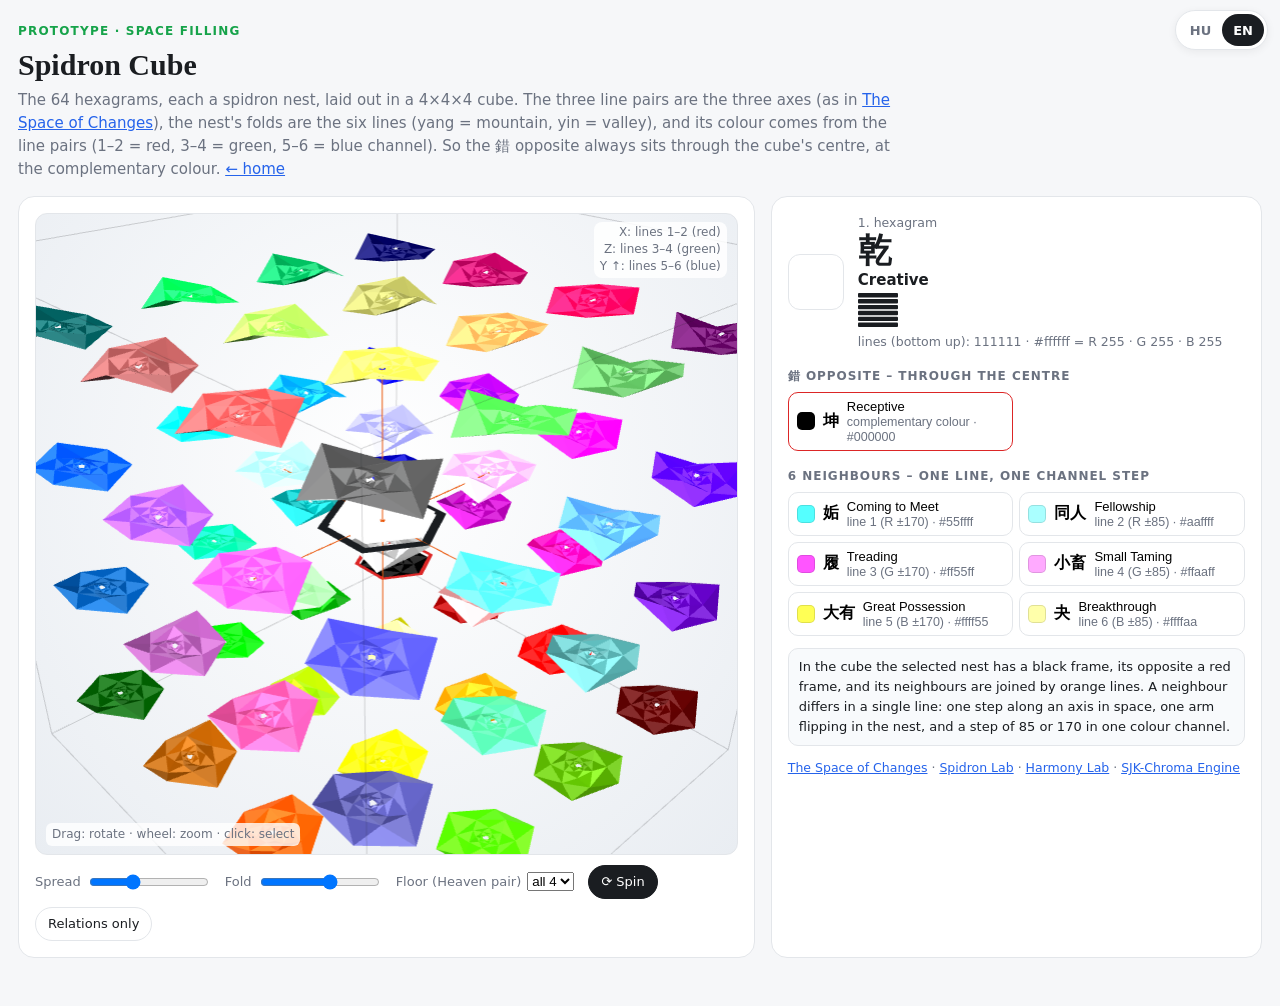
<file: spidron-cube.html>
<!doctype html>
<html lang="hu">
<head>
<meta charset="utf-8">
<meta name="viewport" content="width=device-width,initial-scale=1">
<title>Spidron-kocka / Spidron Cube</title>
<meta name="description" content="A 64 hexagram spidron-fészkekből kirakva egy 4×4×4-es kockában: hajtás a vonalakból, szín a vonalpárokból, kiemelt ellentét és szomszédok. / The 64 hexagrams built from spidron nests in a 4×4×4 cube: folds from the lines, colour from the line pairs, highlighted opposite and neighbours.">
<meta property="og:type" content="website">
<meta property="og:title" content="Spidron-kocka / Spidron Cube">
<meta property="og:description" content="64 spidron-fészek, egy kocka: hexagram, szín és hajtás egy térben. / 64 spidron nests, one cube: hexagram, colour and fold in one space.">
<meta property="og:url" content="https://madcsaba.github.io/spidron/spidron-cube.html">
<script>
(function(){var l;try{l=localStorage.getItem("sjk-lang")}catch(e){}
if(l!=="hu"&&l!=="en")l=(navigator.language||"").toLowerCase().indexOf("hu")===0?"hu":"en";
document.documentElement.setAttribute("data-lang",l);document.documentElement.lang=l;})();
</script>
<script src="vendor/three.min.js"></script>
<style>
  :root{--bg:#f6f7f9;--panel:#fff;--line:#e3e6ea;--ink:#1a1d21;--dim:#6b7280;--acc:#2563eb;--green:#16a34a;--chg:#ea580c;--cuo:#dc2626;
    --display:ui-sans-serif,system-ui,"Segoe UI",Helvetica,Arial;--serif:Georgia,'Times New Roman',serif}
  html[data-lang="hu"] .en{display:none}
  html[data-lang="en"] .hu{display:none}
  *{box-sizing:border-box}
  body{margin:0;background:var(--bg);color:var(--ink);font:15px/1.55 var(--display)}
  .wrap{max-width:1320px;margin:0 auto;padding:22px 18px 48px}
  .kicker{font-size:12px;letter-spacing:.1em;text-transform:uppercase;color:var(--green);font-weight:700}
  h1{font:600 30px/1.2 var(--serif);margin:6px 0}
  h3{font-size:12px;letter-spacing:.08em;text-transform:uppercase;color:var(--dim);margin:16px 0 6px}
  .lead{color:var(--dim);max-width:900px;margin:0 0 14px}
  .grid{display:grid;grid-template-columns:minmax(0,1.5fr) minmax(0,1fr);gap:16px}
  @media (max-width:980px){.grid{grid-template-columns:minmax(0,1fr)}}
  .card{background:var(--panel);border:1px solid var(--line);border-radius:16px;padding:16px}
  .stage{position:relative;border-radius:12px;overflow:hidden;background:radial-gradient(ellipse at 50% 40%,#fff 0%,#e9edf2 100%);border:1px solid var(--line)}
  #gl{display:block;width:100%;height:min(72vh,640px);touch-action:none;cursor:grab}
  .hint{position:absolute;left:10px;bottom:8px;font-size:12px;color:var(--dim);pointer-events:none;background:rgba(255,255,255,.8);padding:2px 6px;border-radius:6px}
  .axes{position:absolute;right:10px;top:8px;font-size:12px;color:var(--dim);text-align:right;pointer-events:none;background:rgba(255,255,255,.85);border-radius:8px;padding:2px 6px;line-height:1.45}
  .tip{position:absolute;pointer-events:none;background:rgba(26,29,33,.92);color:#fff;font-size:12.5px;padding:5px 8px;border-radius:8px;display:none;white-space:nowrap}
  .bar{display:flex;flex-wrap:wrap;gap:8px 14px;align-items:center;margin-top:10px}
  .bar label{font-size:13px;color:var(--dim);display:flex;align-items:center;gap:6px}
  input[type=range]{width:120px}
  button.t{border:1px solid var(--line);background:#fff;border-radius:999px;padding:6px 12px;font:13px var(--display);cursor:pointer;color:var(--ink);min-height:34px}
  button.t:hover{border-color:#c5cad1}
  button.t.on{background:var(--ink);color:#fff;border-color:var(--ink)}
  button:focus-visible{outline:2px solid var(--acc);outline-offset:2px}
  .head{display:flex;gap:14px;align-items:center}
  .sw{width:56px;height:56px;border-radius:12px;border:1px solid var(--line);flex:none}
  .zh{font:600 34px/1.1 var(--serif)}
  .nm{font-weight:600}
  .small{font-size:12.5px;color:var(--dim)}
  .rel{display:grid;grid-template-columns:repeat(2,minmax(0,1fr));gap:6px}
  .rc{display:flex;align-items:center;gap:8px;border:1px solid var(--line);border-radius:10px;padding:6px 8px;background:#fff;cursor:pointer;font-size:13px;text-align:left;min-height:44px}
  .rc:hover{border-color:#c5cad1}
  .rc i{width:18px;height:18px;border-radius:5px;flex:none;border:1px solid rgba(0,0,0,.12)}
  .rc b{font-family:var(--serif);font-size:16px}
  .rc.cuo{border-color:var(--cuo)}
  .note{font-size:13px;background:#f8fafc;border:1px solid var(--line);border-radius:10px;padding:8px 10px;margin-top:12px}
  .langsw{position:fixed;top:10px;right:12px;z-index:50;display:flex;background:#fff;border:1px solid #e3e6ea;border-radius:999px;padding:3px;box-shadow:0 2px 8px rgba(0,0,0,.06)}
  .langsw button{border:0;background:none;font:600 13px var(--display);color:#6b7280;padding:5px 11px;border-radius:999px;cursor:pointer;min-height:32px}
  .langsw button[aria-pressed="true"]{background:#1a1d21;color:#fff}
  a{color:var(--acc)}
</style>
</head>
<body>
<div class="wrap">
  <div class="kicker"><span class="hu">Prototípus · térkitöltés</span><span class="en">Prototype · space filling</span></div>
  <h1><span class="hu">Spidron-kocka</span><span class="en">Spidron Cube</span></h1>
  <p class="lead"><span class="hu">A 64 hexagram, mindegyik egy spidron-fészek, kirakva egy 4×4×4-es kockába. A három vonalpár a három tengely (ugyanúgy, mint a <a href="iching.html">Változások terében</a>), a fészek hajtásai a hat vonal (jang = hegy, jin = völgy), a színe a vonalpárokból jön (1–2 = vörös, 3–4 = zöld, 5–6 = kék csatorna). Így a 錯 ellentét mindig a kocka középpontján át, a kiegészítő színnél van.</span><span class="en">The 64 hexagrams, each a spidron nest, laid out in a 4×4×4 cube. The three line pairs are the three axes (as in <a href="iching.html">The Space of Changes</a>), the nest's folds are the six lines (yang = mountain, yin = valley), and its colour comes from the line pairs (1–2 = red, 3–4 = green, 5–6 = blue channel). So the 錯 opposite always sits through the cube's centre, at the complementary colour.</span> <a href="index.html"><span class="hu">← nyitóoldal</span><span class="en">← home</span></a></p>

  <div class="grid">
    <section class="card">
      <div class="stage">
        <canvas id="gl"></canvas>
        <div class="axes" id="axes"></div>
        <div class="hint"><span class="hu">Húzd: forgatás · görgő: nagyítás · kattintás: kiválasztás</span><span class="en">Drag: rotate · wheel: zoom · click: select</span></div>
        <div class="tip" id="tip"></div>
      </div>
      <div class="bar">
        <label><span class="hu">Szétnyitás</span><span class="en">Spread</span> <input type="range" id="spread" min="0" max="100" value="35"></label>
        <label><span class="hu">Hajtás</span><span class="en">Fold</span> <input type="range" id="fold" min="0" max="100" value="60"></label>
        <label><span class="hu">Emelet (Ég-pár)</span><span class="en">Floor (Heaven pair)</span>
          <select id="floor"><option value="-1" data-hu="mind a 4" data-en="all 4">mind a 4</option><option value="0">⚏</option><option value="1">⚍</option><option value="2">⚌</option><option value="3">⚎</option></select></label>
        <button class="t on" id="spin"><span class="hu">⟳ Forgás</span><span class="en">⟳ Spin</span></button>
        <button class="t" id="dim"><span class="hu">Csak a kapcsolatok</span><span class="en">Relations only</span></button>
      </div>
    </section>

    <section class="card" id="panel">
      <div class="head"><div class="sw" id="sw"></div><div><div class="small" id="num"></div><div class="zh" id="zh"></div><div class="nm" id="nm"></div><div class="small" id="bits"></div></div></div>
      <h3><span class="hu">錯 ellentét – a középponton át</span><span class="en">錯 opposite – through the centre</span></h3>
      <div class="rel" id="cuo"></div>
      <h3><span class="hu">6 szomszéd – egy vonal, egy csatornalépés</span><span class="en">6 neighbours – one line, one channel step</span></h3>
      <div class="rel" id="nbs"></div>
      <div class="note"><span class="hu">A kiválasztott fészek fekete kerettel, az ellentéte piros kerettel, a szomszédai narancs vonallal látszanak a kockában. Egy szomszéd egyetlen vonalban tér el: a térben egy lépés a tengely mentén, a fészken egy kar átfordulása, a színben egy csatorna 85 vagy 170 egységnyi lépése.</span><span class="en">In the cube the selected nest has a black frame, its opposite a red frame, and its neighbours are joined by orange lines. A neighbour differs in a single line: one step along an axis in space, one arm flipping in the nest, and a step of 85 or 170 in one colour channel.</span></div>
      <p class="small" style="margin-top:12px"><a href="iching.html"><span class="hu">A változások tere</span><span class="en">The Space of Changes</span></a> · <a href="spidron-lab.html"><span class="hu">Spidron-labor</span><span class="en">Spidron Lab</span></a> · <a href="harmonia.html"><span class="hu">Harmónia Labor</span><span class="en">Harmony Lab</span></a> · <a href="chroma.html">SJK-Chroma Engine</a></p>
    </section>
  </div>
</div>

<div class="langsw" role="group" aria-label="Nyelv / Language"><button type="button" data-l="hu">HU</button><button type="button" data-l="en">EN</button></div>

<script>
const HX=[["111111","乾","Teremtő","Creative"],["000000","坤","Befogadó","Receptive"],["100010","屯","Kezdeti nehézség","Difficulty at the Beginning"],["010001","蒙","Ifjúi tudatlanság","Youthful Folly"],["111010","需","Várakozás","Waiting"],["010111","訟","Viszály","Conflict"],["010000","師","Sereg","The Army"],["000010","比","Összetartás","Holding Together"],["111011","小畜","A kicsi szelídítő ereje","Small Taming"],["110111","履","Lépdelés","Treading"],["111000","泰","Béke","Peace"],["000111","否","Pangás","Standstill"],["101111","同人","Közösség","Fellowship"],["111101","大有","Nagy birtoklás","Great Possession"],["001000","謙","Szerénység","Modesty"],["000100","豫","Lelkesedés","Enthusiasm"],["100110","隨","Követés","Following"],["011001","蠱","A megromlott helyrehozása","Repairing the Spoiled"],["110000","臨","Közeledés","Approach"],["000011","觀","Szemlélődés","Contemplation"],["100101","噬嗑","Átharapás","Biting Through"],["101001","賁","Kecsesség","Grace"],["000001","剝","Szétmállás","Splitting Apart"],["100000","復","Visszatérés","Return"],["100111","無妄","Ártatlanság","Innocence"],["111001","大畜","A nagy szelídítő ereje","Great Taming"],["100001","頤","Táplálás","Nourishment"],["011110","大過","A nagy túlsúlya","Great Exceeding"],["010010","坎","A mélység","The Abysmal"],["101101","離","A tapadó","The Clinging"],["001110","咸","Hatás","Influence"],["011100","恒","Tartósság","Duration"],["001111","遯","Visszavonulás","Retreat"],["111100","大壯","A nagy ereje","Great Power"],["000101","晉","Előrehaladás","Progress"],["101000","明夷","A fény elsötétülése","Darkening of the Light"],["101011","家人","Család","The Family"],["110101","睽","Szembenállás","Opposition"],["001010","蹇","Akadály","Obstruction"],["010100","解","Feloldás","Deliverance"],["110001","損","Csökkenés","Decrease"],["100011","益","Gyarapodás","Increase"],["111110","夬","Áttörés","Breakthrough"],["011111","姤","Találkozás","Coming to Meet"],["000110","萃","Gyülekezés","Gathering"],["011000","升","Felfelé törekvés","Pushing Upward"],["010110","困","Kimerülés","Oppression"],["011010","井","A kút","The Well"],["101110","革","Átalakulás","Revolution"],["011101","鼎","Az üst","The Cauldron"],["100100","震","A felrázó","The Arousing"],["001001","艮","A nyugalom","Keeping Still"],["001011","漸","Fokozatos fejlődés","Gradual Development"],["110100","歸妹","A férjhez menő leány","The Marrying Maiden"],["101100","豐","Bőség","Abundance"],["001101","旅","A vándor","The Wanderer"],["011011","巽","A szelíd","The Gentle"],["110110","兌","A derűs","The Joyous"],["010011","渙","Szétoszlás","Dispersion"],["110010","節","Mértékletesség","Limitation"],["110011","中孚","Belső igazság","Inner Truth"],["001100","小過","A kicsi túlsúlya","Small Exceeding"],["101010","既濟","Beteljesülés után","After Completion"],["010101","未濟","Beteljesülés előtt","Before Completion"]];
(function(){
"use strict";
const $=s=>document.querySelector(s);
const L=()=>document.documentElement.getAttribute("data-lang")==="en"?"en":"hu";
const T=(hu,en)=>L()==="en"?en:hu;
const byB={};HX.forEach((h,i)=>{byB[h[0]]=i;});
const name=i=>`${i+1}. ${HX[i][1]} ${T(HX[i][2],HX[i][3])}`;
const flip=c=>c==="1"?"0":"1";
const cuoOf=i=>byB[[...HX[i][0]].map(flip).join("")];
const nbOf=i=>[0,1,2,3,4,5].map(k=>{const b=HX[i][0];return byB[b.slice(0,k)+flip(b[k])+b.slice(k+1)];});
/* colour: pair (lower, upper) -> level (2*lower+upper)*85; R = lines 1-2, G = 3-4, B = 5-6 */
const rgb=i=>{const b=HX[i][0];return [0,2,4].map(k=>(2*+b[k]+ +b[k+1])*85);};
const hex=i=>"#"+rgb(i).map(v=>v.toString(16).padStart(2,"0")).join("");
/* position: Gray order per pair, so neighbours along an axis differ in one line */
const GRAY={"00":0,"10":1,"11":2,"01":3};
const cell=i=>{const b=HX[i][0];return [GRAY[b[0]+b[1]],GRAY[b[4]+b[5]],GRAY[b[2]+b[3]]];};

/* ---------- three.js scene ---------- */
const cv=$("#gl");
const renderer=new THREE.WebGLRenderer({canvas:cv,antialias:true,alpha:true});
renderer.setPixelRatio(Math.min(2,window.devicePixelRatio||1));
const scene=new THREE.Scene(),camera=new THREE.PerspectiveCamera(36,1,.1,100);
scene.add(new THREE.HemisphereLight(0xffffff,0x8892a0,.75));
const d1=new THREE.DirectionalLight(0xffffff,.75);d1.position.set(4,7,5);scene.add(d1);
const d2=new THREE.DirectionalLight(0xffffff,.25);d2.position.set(-5,-3,-4);scene.add(d2);
const geo=new THREE.BufferGeometry(),mat=new THREE.MeshStandardMaterial({vertexColors:true,side:THREE.DoubleSide,flatShading:true,roughness:.55,metalness:.05});
const mesh=new THREE.Mesh(geo,mat);scene.add(mesh);
const frameGeo=new THREE.BufferGeometry(),frame=new THREE.LineSegments(frameGeo,new THREE.LineBasicMaterial({color:0x1a1d21,transparent:true,opacity:.18}));scene.add(frame);
const relGeo=new THREE.BufferGeometry(),relLines=new THREE.LineSegments(relGeo,new THREE.LineBasicMaterial({color:0xea580c}));scene.add(relLines);
const cuoGeo=new THREE.BufferGeometry(),cuoLine=new THREE.Line(cuoGeo,new THREE.LineDashedMaterial({color:0xdc2626,dashSize:.12,gapSize:.08}));scene.add(cuoLine);
const ringGeo=new THREE.RingGeometry(.47,.53,6);
const selRing=new THREE.Mesh(new THREE.RingGeometry(.47,.56,6),new THREE.MeshBasicMaterial({color:0x1a1d21,side:THREE.DoubleSide}));
const cuoRing=new THREE.Mesh(ringGeo,new THREE.MeshBasicMaterial({color:0xdc2626,side:THREE.DoubleSide}));
selRing.rotation.x=cuoRing.rotation.x=-Math.PI/2;scene.add(selRing);scene.add(cuoRing);

const S={sel:0,spread:.35,fold:.6,floor:-1,spin:true,dim:false};
const LEV=5,SQ3=Math.sqrt(3);
function worldPos(i){const c=cell(i),g=1+S.spread;return c.map(v=>(v-1.5)*g);}
/* one spidron nest in local (x, z), relief along y; arm j = line j, at angle -150+60j */
function nest(i,out,col,idx){
  const b=HX[i][0],s=[...b].map(c=>c==="1"?1:-1),yang=s.filter(v=>v>0).length;
  const tw=(yang-3)*2.2*Math.PI/180,R=.46,c=worldPos(i);
  const V={},key=(n,j)=>n+","+((j%6+6)%6);
  for(let n=0;n<=LEV;n++)for(let j=0;j<6;j++){const a=(-180+30*n+60*j)*Math.PI/180+tw*n,r=R*Math.pow(1/SQ3,n);V[key(n,j)]=[r*Math.cos(a),0,r*Math.sin(a)];}
  for(let n=0;n<LEV;n++)for(let j=0;j<6;j++){const a=.22*R*Math.pow(1/SQ3,n)*s[j]*S.fold;
    V[key(n,j+1)][1]+=a;V[key(n+1,j)][1]+=a;V[key(n,j)][1]-=a*.5;V[key(n+1,j+1)][1]-=a*.5;}
  const base=new THREE.Color(hex(i)),hi=S.dim&&!rel.has(i);
  const show=S.floor<0||cell(i)[1]===S.floor;
  if(!show)return;
  for(let n=0;n<LEV;n++)for(let j=0;j<6;j++){
    const tris=[[key(n,j),key(n,j+1),key(n+1,j),true],[key(n,j+1),key(n+1,j),key(n+1,j+1),false]];
    for(const [a,b2,c2,iso] of tris){const v=(iso?s[j]:-s[j]);
      const cc=base.clone().lerp(new THREE.Color(v>0?0xffffff:0x000000),.14);if(hi)cc.lerp(new THREE.Color(0xe6e9ee),.85);
      for(const k of [a,b2,c2]){const p=V[k];out.push(c[0]+p[0],c[1]+p[1],c[2]+p[2]);col.push(cc.r,cc.g,cc.b);idx.push(i);}}
  }
}
let rel=new Set();let triOwner=[];
function build(){
  rel=new Set([S.sel,cuoOf(S.sel),...nbOf(S.sel)]);
  const pos=[],col=[],idx=[];for(let i=0;i<64;i++)nest(i,pos,col,idx);
  geo.setAttribute("position",new THREE.Float32BufferAttribute(pos,3));geo.setAttribute("color",new THREE.Float32BufferAttribute(col,3));geo.computeVertexNormals();
  triOwner=[];for(let t=0;t<idx.length;t+=3)triOwner.push(idx[t]);
  // cube frame
  const g=1.5*(1+S.spread)+.6,E=[];const cs=[-g,g];
  for(const a of cs)for(const b of cs){E.push(-g,a,b,g,a,b, a,-g,b,a,g,b, a,b,-g,a,b,g);}
  frameGeo.setAttribute("position",new THREE.Float32BufferAttribute(E,3));
  // relations
  const p0=worldPos(S.sel),R=[];nbOf(S.sel).forEach(n=>{const p=worldPos(n);R.push(...p0,...p);});
  relGeo.setAttribute("position",new THREE.Float32BufferAttribute(R,3));
  const pc=worldPos(cuoOf(S.sel));cuoGeo.setFromPoints([new THREE.Vector3(...p0),new THREE.Vector3(0,0,0),new THREE.Vector3(...pc)]);cuoLine.computeLineDistances();
  selRing.position.set(...p0);cuoRing.position.set(...pc);
}
/* camera orbit */
let th=.75,ph=1.05,rad=9.5,drag=null;
function resize(){const r=cv.getBoundingClientRect();renderer.setSize(r.width,r.height,false);camera.aspect=r.width/r.height;camera.updateProjectionMatrix();}
new ResizeObserver(resize).observe(cv);
cv.addEventListener("pointerdown",e=>{drag={x:e.clientX,y:e.clientY,m:0};cv.setPointerCapture(e.pointerId);cv.style.cursor="grabbing";});
cv.addEventListener("pointermove",e=>{
  if(drag){const dx=e.clientX-drag.x,dy=e.clientY-drag.y;drag.m+=Math.abs(dx)+Math.abs(dy);th-=dx*.008;ph=Math.max(.2,Math.min(2.9,ph-dy*.008));drag.x=e.clientX;drag.y=e.clientY;$("#tip").style.display="none";return;}
  const i=pick(e),tip=$("#tip");if(i<0){tip.style.display="none";return;}const r=cv.getBoundingClientRect();
  tip.style.display="block";tip.textContent=`${name(i)} · ${hex(i)}`;tip.style.left=Math.min(e.clientX-r.left+12,r.width-220)+"px";tip.style.top=(e.clientY-r.top+12)+"px";});
cv.addEventListener("pointerup",e=>{const d=drag;drag=null;cv.style.cursor="grab";if(d&&d.m<6){const i=pick(e);if(i>=0)select(i);}});
cv.addEventListener("pointerleave",()=>{$("#tip").style.display="none";});
cv.addEventListener("wheel",e=>{e.preventDefault();rad=Math.max(4,Math.min(20,rad*(1+Math.sign(e.deltaY)*.08)));},{passive:false});
const ray=new THREE.Raycaster(),mv=new THREE.Vector2();
function pick(e){const r=cv.getBoundingClientRect();mv.set(((e.clientX-r.left)/r.width)*2-1,-((e.clientY-r.top)/r.height)*2+1);ray.setFromCamera(mv,camera);
  const h=ray.intersectObject(mesh);return h.length&&h[0].faceIndex!=null?triOwner[h[0].faceIndex]:-1;}
function loop(){requestAnimationFrame(loop);if(S.spin&&!drag)th+=.0025;
  const R=rad*Math.max(1,1/camera.aspect);camera.position.set(R*Math.sin(ph)*Math.sin(th),R*Math.cos(ph),R*Math.sin(ph)*Math.cos(th));camera.lookAt(0,0,0);
  renderer.render(scene,camera);}

/* ---------- panel ---------- */
function glyph(b){let s='<svg width="40" height="34" viewBox="0 0 40 34" aria-hidden="true">';for(let k=0;k<6;k++){const y=34-(k+1)*4.4-k*1.5;
  s+=b[k]==="1"?`<rect x="0" y="${y}" width="40" height="4.4" rx="1" fill="#1a1d21"/>`:`<rect x="0" y="${y}" width="17" height="4.4" rx="1" fill="#1a1d21"/><rect x="23" y="${y}" width="17" height="4.4" rx="1" fill="#1a1d21"/>`;}return s+"</svg>";}
function relCard(i,label,cls){return `<button class="rc ${cls||""}" data-go="${i}"><i style="background:${hex(i)}"></i><b>${HX[i][1]}</b><span>${T(HX[i][2],HX[i][3])}<br><span class="small">${label} · ${hex(i)}</span></span></button>`;}
const CH=["R","R","G","G","B","B"];
function renderPanel(){const i=S.sel,b=HX[i][0],c=rgb(i);
  $("#sw").style.background=hex(i);$("#num").textContent=`${i+1}. hexagram`;$("#zh").textContent=HX[i][1];$("#nm").textContent=T(HX[i][2],HX[i][3]);
  $("#bits").innerHTML=`${glyph(b)}<br>${T("vonalak (alulról)","lines (bottom up)")}: ${b} · ${hex(i)} = R ${c[0]} · G ${c[1]} · B ${c[2]}`;
  $("#cuo").innerHTML=relCard(cuoOf(i),T("kiegészítő szín","complementary colour"),"cuo");
  $("#nbs").innerHTML=nbOf(i).map((n,k)=>relCard(n,`${T(`${k+1}. vonal`,`line ${k+1}`)} (${CH[k]} ${k%2?"±85":"±170"})`)).join("");
  document.querySelectorAll("#panel [data-go]").forEach(el=>el.addEventListener("click",()=>select(+el.dataset.go)));
  $("#axes").innerHTML=T("X: 1–2. vonal (vörös)<br>Z: 3–4. vonal (zöld)<br>Y ↑: 5–6. vonal (kék)","X: lines 1–2 (red)<br>Z: lines 3–4 (green)<br>Y ↑: lines 5–6 (blue)");}
function select(i){S.sel=i;build();renderPanel();}

/* ---------- controls ---------- */
$("#spread").addEventListener("input",e=>{S.spread=e.target.value/100;build();});
$("#fold").addEventListener("input",e=>{S.fold=e.target.value/100;build();});
$("#floor").addEventListener("change",e=>{S.floor=+e.target.value;build();});
$("#spin").addEventListener("click",()=>{S.spin=!S.spin;$("#spin").classList.toggle("on",S.spin);});
$("#dim").addEventListener("click",()=>{S.dim=!S.dim;$("#dim").classList.toggle("on",S.dim);build();});
function applyLang(){const l=L();document.querySelectorAll("option[data-hu]").forEach(o=>{o.textContent=o.dataset[l];});
  document.querySelectorAll(".langsw button").forEach(b=>b.setAttribute("aria-pressed",String(b.dataset.l===l)));renderPanel();}
document.querySelectorAll(".langsw button").forEach(b=>b.addEventListener("click",()=>{const l=b.dataset.l;try{localStorage.setItem("sjk-lang",l)}catch(e){}
  document.documentElement.setAttribute("data-lang",l);document.documentElement.lang=l;applyLang();window.dispatchEvent(new CustomEvent("sjk:lang",{detail:l}));}));
resize();build();applyLang();requestAnimationFrame(loop);
})();
</script>
</body>
</html>
</file>
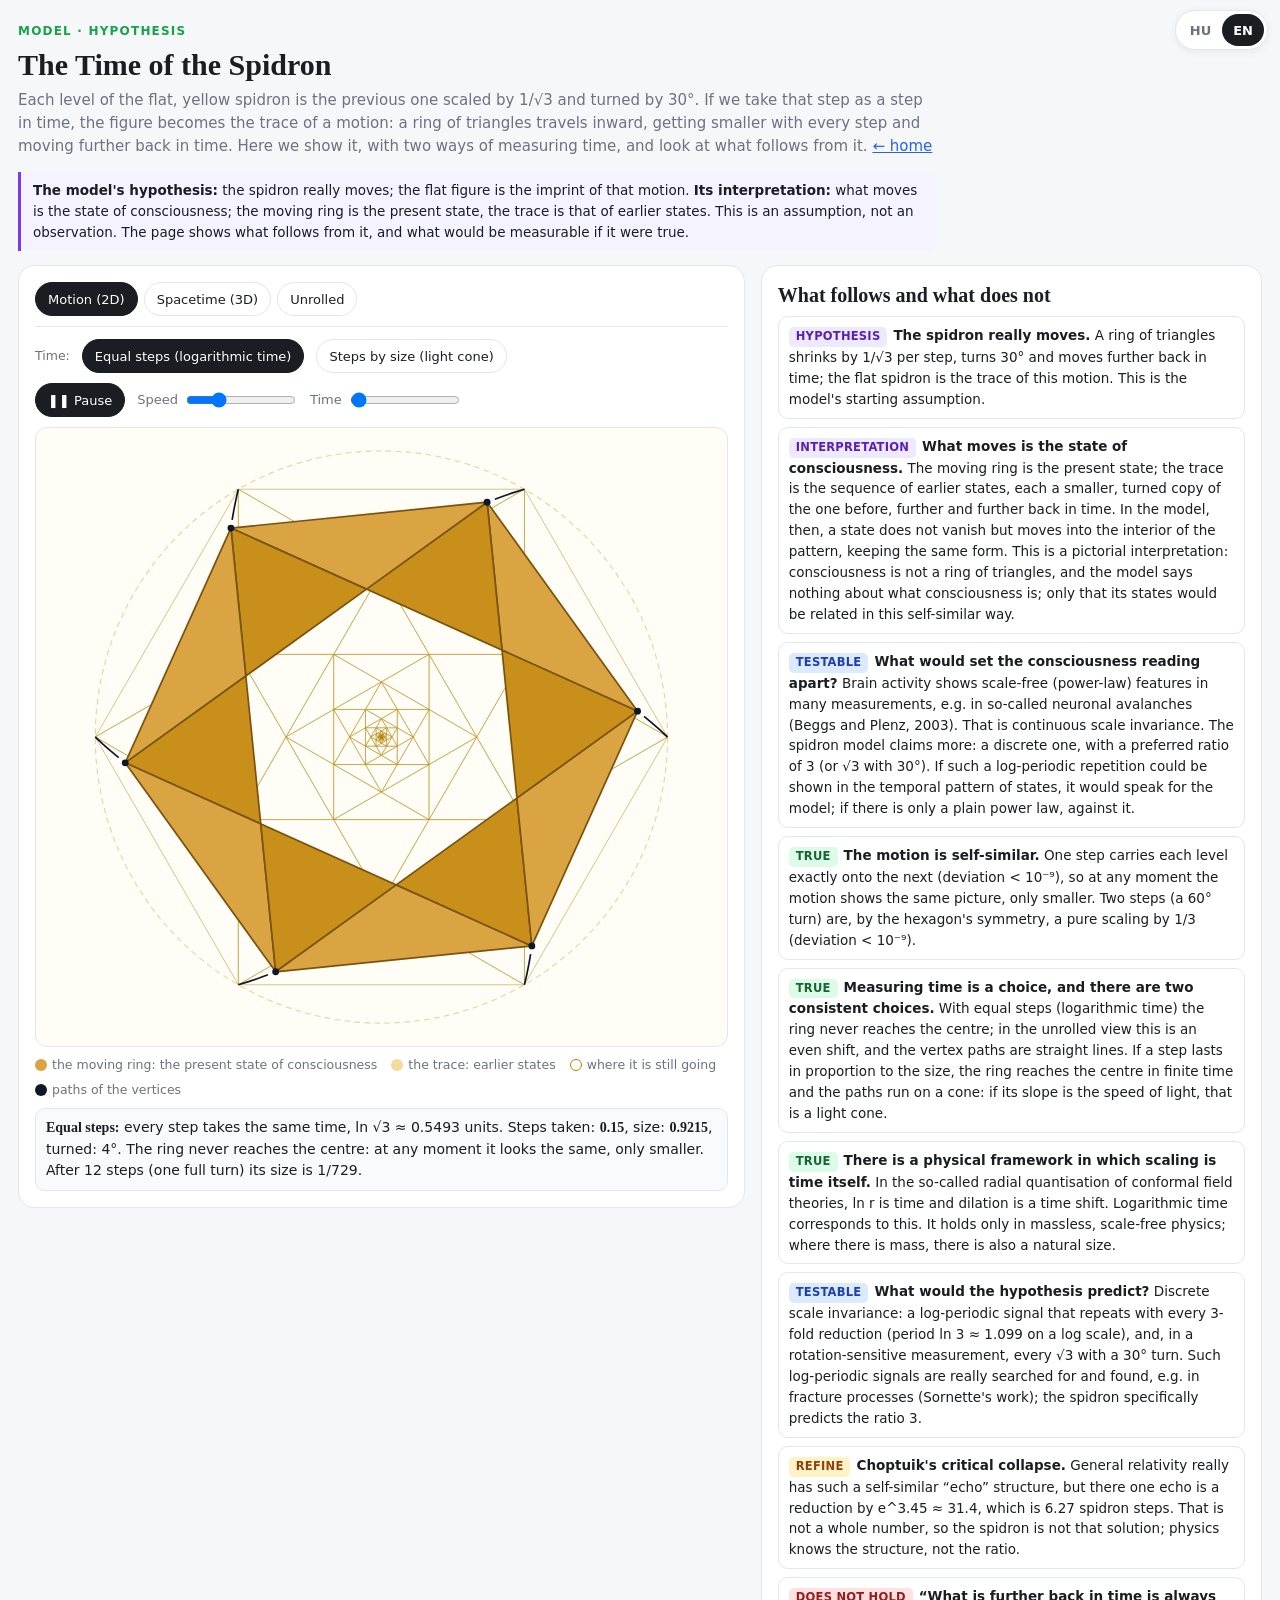
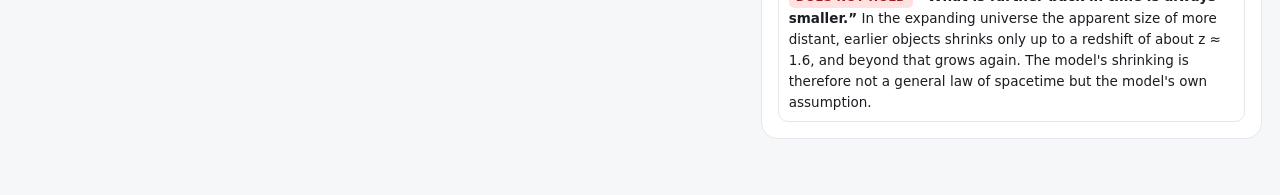
<file: spidron-ido.html>
<!doctype html>
<html lang="hu">
<head>
<meta charset="utf-8">
<meta name="viewport" content="width=device-width,initial-scale=1">
<title>A spidron ideje / The Time of the Spidron</title>
<meta name="description" content="Modellhipotézis: a kiterített spidron mozog, és ami mozog, az a tudat állapota. Mozgás 2D-ben, téridő-diagram 3D-ben (logaritmikus idő vagy fénykúp), kitekert nézet, és hogy mi lenne mérhető. / Model hypothesis: the flat spidron moves, and what moves is the state of consciousness. Motion in 2D, a spacetime diagram in 3D (logarithmic time or light cone), an unrolled view, and what would be measurable.">
<meta property="og:type" content="website">
<meta property="og:title" content="A spidron ideje / The Time of the Spidron">
<meta property="og:description" content="Ha a spidron mozog: önhasonló mozgás, fénykúp, és egy mérhető jóslat. / If the spidron moves: self-similar motion, a light cone, and a testable prediction.">
<meta property="og:url" content="https://madcsaba.github.io/spidron/spidron-ido.html">
<script>
(function(){var l;try{l=localStorage.getItem("sjk-lang")}catch(e){}
if(l!=="hu"&&l!=="en")l=(navigator.language||"").toLowerCase().indexOf("hu")===0?"hu":"en";
document.documentElement.setAttribute("data-lang",l);document.documentElement.lang=l;})();
</script>
<script src="vendor/three.min.js"></script>
<style>
  :root{--bg:#f6f7f9;--panel:#fff;--line:#e3e6ea;--ink:#1a1d21;--dim:#6b7280;--acc:#2563eb;--green:#16a34a;--gold:#c8901a;--red:#dc2626;--amber:#b45309;
    --display:ui-sans-serif,system-ui,"Segoe UI",Helvetica,Arial;--serif:Georgia,'Times New Roman',serif}
  html[data-lang="hu"] .en{display:none}
  html[data-lang="en"] .hu{display:none}
  *{box-sizing:border-box}
  body{margin:0;background:var(--bg);color:var(--ink);font:15px/1.55 var(--display)}
  .wrap{max-width:1320px;margin:0 auto;padding:22px 18px 56px}
  .kicker{font-size:12px;letter-spacing:.1em;text-transform:uppercase;color:var(--green);font-weight:700}
  h1{font:600 30px/1.2 var(--serif);margin:6px 0}
  h2{font:600 20px/1.3 var(--serif);margin:0 0 8px}
  h3{font-size:12px;letter-spacing:.08em;text-transform:uppercase;color:var(--dim);margin:16px 0 6px}
  .lead{color:var(--dim);max-width:920px;margin:0 0 14px}
  .grid{display:grid;grid-template-columns:minmax(0,1.45fr) minmax(0,1fr);gap:16px;align-items:start}
  @media (max-width:1000px){.grid{grid-template-columns:minmax(0,1fr)}}
  .card{background:var(--panel);border:1px solid var(--line);border-radius:16px;padding:16px}
  .bar{display:flex;flex-wrap:wrap;gap:8px 12px;align-items:center;margin:0 0 10px}
  .bar .lbl{font-size:12.5px;color:var(--dim)}
  .bar label{font-size:13px;color:var(--dim);display:flex;align-items:center;gap:6px}
  input[type=range]{width:110px}
  button.t{border:1px solid var(--line);background:#fff;border-radius:999px;padding:6px 12px;font:13px var(--display);cursor:pointer;color:var(--ink);min-height:34px}
  button.t:hover{border-color:#c5cad1}
  button.t.on{background:var(--ink);color:#fff;border-color:var(--ink)}
  button:focus-visible{outline:2px solid var(--acc);outline-offset:2px}
  .tabs{display:flex;gap:6px;margin-bottom:12px;border-bottom:1px solid var(--line);padding-bottom:10px}
  .stage{position:relative;border-radius:12px;overflow:hidden;background:radial-gradient(ellipse at 50% 42%,#fffdf6 0%,#ece8de 100%);border:1px solid var(--line)}
  #gl{display:block;width:100%;height:min(70vh,620px);touch-action:none;cursor:grab}
  #svg2d{display:block;width:100%;height:auto;max-height:min(70vh,620px);background:#fffdf6;border-radius:12px;border:1px solid var(--line)}
  .hint{position:absolute;left:10px;bottom:8px;font-size:12px;color:var(--dim);pointer-events:none;background:rgba(255,255,255,.85);padding:2px 6px;border-radius:6px}
  .legend{display:flex;flex-wrap:wrap;gap:6px 14px;font-size:12.5px;color:var(--dim);margin-top:8px}
  .legend i{display:inline-block;width:12px;height:12px;border-radius:50%;margin-right:5px;vertical-align:-2px}
  .readout{font-size:14px;margin-top:8px;padding:8px 10px;background:#f8fafc;border:1px solid var(--line);border-radius:10px}
  .readout b{font-family:var(--serif)}
  .truths{list-style:none;margin:0;padding:0;display:grid;gap:8px}
  .truths li{border:1px solid var(--line);border-radius:10px;padding:8px 10px;font-size:13.5px}
  .tag{display:inline-block;font-size:11.5px;font-weight:700;padding:1px 7px;border-radius:5px;margin-right:6px;letter-spacing:.02em}
  .ok{background:#dcfce7;color:#166534}.fix{background:#fef3c7;color:#92400e}.no{background:#fee2e2;color:#991b1b}.new{background:#dbeafe;color:#1e40af}
  table{border-collapse:collapse;width:100%;font-size:13px;min-width:460px}
  th,td{border-bottom:1px solid var(--line);padding:6px 6px;text-align:left;vertical-align:top}
  th{color:var(--dim);font-weight:600;font-size:12px}
  td.m{font-family:ui-monospace,SFMono-Regular,Menlo,monospace;font-size:12.5px}
  .small{font-size:12.5px;color:var(--dim)}
  a{color:var(--acc)}
  .langsw{position:fixed;top:10px;right:12px;z-index:50;display:flex;background:#fff;border:1px solid #e3e6ea;border-radius:999px;padding:3px;box-shadow:0 2px 8px rgba(0,0,0,.06)}
  .langsw button{border:0;background:none;font:600 13px var(--display);color:#6b7280;padding:5px 11px;border-radius:999px;cursor:pointer;min-height:32px}
  .langsw button[aria-pressed="true"]{background:#1a1d21;color:#fff}
  [hidden]{display:none!important}
  .note{border-left:3px solid #7c3aed;background:#f5f3ff;padding:8px 12px;border-radius:0 10px 10px 0;font-size:13.5px;margin:0 0 14px;max-width:920px}
  .hyp{background:#ede9fe;color:#5b21b6}
  #svgU{display:block;width:100%;height:auto;background:#fffdf6;border-radius:12px;border:1px solid var(--line)}
</style>
</head>
<body>
<div class="wrap">
  <div class="kicker"><span class="hu">Modell · hipotézis</span><span class="en">Model · hypothesis</span></div>
  <h1><span class="hu">A spidron ideje</span><span class="en">The Time of the Spidron</span></h1>
  <p class="lead"><span class="hu">A kiterített, sárga spidron minden szintje az előző 1/√3-szorosa, 30°-kal elforgatva. Ha ezt a lépést időbeli lépésnek vesszük, az ábra egy mozgás nyoma lesz: egy háromszöggyűrű halad befelé, és minden lépéssel kisebb lesz, és hátrébb kerül az időben. Itt ezt jelenítjük meg, kétféle időméréssel, és megnézzük, mi következik belőle.</span><span class="en">Each level of the flat, yellow spidron is the previous one scaled by 1/√3 and turned by 30°. If we take that step as a step in time, the figure becomes the trace of a motion: a ring of triangles travels inward, getting smaller with every step and moving further back in time. Here we show it, with two ways of measuring time, and look at what follows from it.</span> <a href="index.html"><span class="hu">← nyitóoldal</span><span class="en">← home</span></a></p>
  <p class="note"><span class="hu"><b>A modell hipotézise:</b> a spidron a valóságban mozog; a sík ábra ennek a mozgásnak a lenyomata. <b>Értelmezése:</b> ami mozog, az a tudat állapota; a mozgó gyűrű a pillanatnyi állapot, a nyom a korábbi állapotoké. Ez feltevés, nem megfigyelés. Az oldal azt mutatja meg, mi következik belőle, és mi lenne mérhető, ha igaz.</span><span class="en"><b>The model's hypothesis:</b> the spidron really moves; the flat figure is the imprint of that motion. <b>Its interpretation:</b> what moves is the state of consciousness; the moving ring is the present state, the trace is that of earlier states. This is an assumption, not an observation. The page shows what follows from it, and what would be measurable if it were true.</span></p>

  <div class="grid">
    <section class="card">
      <div class="tabs" role="tablist">
        <button class="t on" data-tab="2d" role="tab"><span class="hu">Mozgás (2D)</span><span class="en">Motion (2D)</span></button>
        <button class="t" data-tab="3d" role="tab"><span class="hu">Téridő (3D)</span><span class="en">Spacetime (3D)</span></button>
        <button class="t" data-tab="un" role="tab"><span class="hu">Kitekerve</span><span class="en">Unrolled</span></button>
      </div>
      <div class="bar"><span class="lbl"><span class="hu">Időmérés:</span><span class="en">Time:</span></span>
        <button class="t on" data-mode="log"><span class="hu">Egyenlő lépések (logaritmikus idő)</span><span class="en">Equal steps (logarithmic time)</span></button>
        <button class="t" data-mode="cone"><span class="hu">Méret szerinti lépések (fénykúp)</span><span class="en">Steps by size (light cone)</span></button>
      </div>
      <div class="bar">
        <button class="t on" id="play"><span class="hu">❚❚ Szünet</span><span class="en">❚❚ Pause</span></button>
        <label><span class="hu">Sebesség</span><span class="en">Speed</span> <input type="range" id="speed" min="10" max="200" value="60"></label>
        <label><span class="hu">Idő</span><span class="en">Time</span> <input type="range" id="clock" min="0" max="1000" value="0"></label>
      </div>

      <div id="pane2d">
        <svg id="svg2d" viewBox="-1.08 -1.08 2.16 2.16" role="img" aria-label="Mozgó spidron / Moving spidron"></svg>
        <div class="legend">
          <span><i style="background:#d9a441"></i><span class="hu">a mozgó gyűrű: a tudat pillanatnyi állapota</span><span class="en">the moving ring: the present state of consciousness</span></span>
          <span><i style="background:#f3dc9a"></i><span class="hu">a nyom: a korábbi állapotok</span><span class="en">the trace: earlier states</span></span>
          <span><i style="background:#fff;border:1px solid #b8860b"></i><span class="hu">ahová még ér</span><span class="en">where it is still going</span></span>
          <span><i style="background:#0f172a"></i><span class="hu">a csúcsok pályája</span><span class="en">paths of the vertices</span></span>
        </div>
      </div>
      <div id="pane3d" hidden>
        <div class="bar"><button class="t on" id="cone"><span class="hu">Fénykúp</span><span class="en">Light cone</span></button><button class="t on" id="paths"><span class="hu">Csúcspályák</span><span class="en">Vertex paths</span></button><button class="t on" id="spin"><span class="hu">⟳ Forgás</span><span class="en">⟳ Spin</span></button></div>
        <div class="stage"><canvas id="gl"></canvas><div class="hint"><span class="hu">Függőleges: a modell ideje (lefelé = hátrébb) · húzd: forgatás</span><span class="en">Vertical: the model's time (down = further back) · drag: rotate</span></div></div>
      </div>
      <div id="paneun" hidden>
        <svg id="svgU" viewBox="-0.3 -0.15 7.2 4.35" role="img" aria-label="Kitekert spidron / Unrolled spidron"></svg>
        <p class="small"><span class="hu">Vízszintesen: a megtett szintek száma, −ln r / ln √3. Függőlegesen: a szög, 0–360°. Ebben a nézetben a kicsinyítés eltolássá válik, a spidron szabályosan ismétlődő sáv, és a csúcsok spirálpályái egyenesek.</span><span class="en">Horizontal: levels travelled, −ln r / ln √3. Vertical: the angle, 0–360°. In this view scaling becomes a shift, the spidron is a regularly repeating strip, and the spiral paths of the vertices are straight lines.</span></p>
      </div>
      <div class="readout" id="readT"></div>
    </section>

    <aside class="card">
      <h2><span class="hu">Mi következik és mi nem</span><span class="en">What follows and what does not</span></h2>
      <ul class="truths" id="truths"></ul>
    </aside>
  </div>
</div>
<div class="langsw" role="group" aria-label="Nyelv / Language"><button type="button" data-l="hu">HU</button><button type="button" data-l="en">EN</button></div>

<script>
(function(){
"use strict";
const $=s=>document.querySelector(s);
const L=()=>document.documentElement.getAttribute("data-lang")==="en"?"en":"hu";
const T=(hu,en)=>L()==="en"?en:hu;
const num=(x,d)=>{const s=x.toFixed(d);return L()==="en"?s:s.replace(".",",");};
const ex=x=>x<1e-9?"< 10⁻⁹":x.toExponential(1);
const s3=Math.sqrt(3),K=1/s3,LN=Math.log(s3),DEG=Math.PI/180,CHOPTUIK=3.4453;
const S={tab:"2d",mode:"log",play:true,speed:.6,u:0,cone:true,paths:true,spin:true};
/* the step map: scale by 1/√3 and turn by 30°. Continuous version after s steps: r = (1/√3)^s, angle + 30°·s.
   Hypothesis: the ring of level 0 moves along this map; the flat spidron is its trace. */
const P=(s,j)=>{const r=Math.pow(K,s),a=(30*s+60*j)*DEG;return [r*Math.cos(a),r*Math.sin(a)];};
const MAXL=14;
/* model clock u ∈ [0,1): log mode -> s = 12·u (12 levels = one full turn, then the pattern repeats exactly);
   cone mode -> physical time t = u·T, size 1 − t/T, s = ln(1/(1 − t/T)) / ln√3 (reaches the centre at t = T) */
const sOf=u=>S.mode==="log"?12*u:Math.log(1/Math.max(1e-9,1-u))/LN;
/* time coordinate of level s (for the 3D picture; down = further back) */
const H=3.2,timeOf=s=>S.mode==="log"?-s*.32:-H*(1-Math.pow(K,s));

/* ---------- checks ---------- */
const C={};
(function(){const pts=[];for(let m=0;m<=8;m++)for(let j=0;j<6;j++)pts.push(P(m,j));
  const near=(q,set)=>Math.min(...set.map(p=>Math.hypot(p[0]-q[0],p[1]-q[1])));
  // one step maps level m onto level m+1 (self-similar motion), two steps = pure scaling by 1/3 (turn 60° is a symmetry of the hexagon)
  let e1=0,e3=0;for(let m=0;m<6;m++)for(let j=0;j<6;j++){const p=P(m,j),r=Math.hypot(...p),a=Math.atan2(p[1],p[0]);
    e1=Math.max(e1,near([r*K*Math.cos(a+30*DEG),r*K*Math.sin(a+30*DEG)],pts));e3=Math.max(e3,near([p[0]/3,p[1]/3],pts));}
  C.e1=e1;C.e3=e3;C.perTurn=Math.pow(s3,12);C.chop=CHOPTUIK/LN;C.chopScale=Math.exp(CHOPTUIK);})();

/* ---------- 2D ---------- */
const svg=$("#svg2d"),pt=p=>`${p[0].toFixed(5)},${(-p[1]).toFixed(5)}`;
function draw2D(s){let out="";
  out+=`<circle cx="0" cy="0" r="1" fill="none" stroke="#e5d6a8" stroke-width="0.004" stroke-dasharray="0.02 0.015"/>`;
  for(let m=0;m<MAXL;m++){const past=m+1<=s,now=m<=s&&s<m+1;
    for(let j=0;j<6;j++){const iso=[P(m,j),P(m,j+1),P(m+1,j)],eq=[P(m,j+1),P(m+1,j),P(m+1,j+1)];
      out+=`<polygon points="${iso.map(pt).join(" ")}" fill="${past?"#f3dc9a":"#fffdf6"}" stroke="#b8860b" stroke-width="0.003" opacity="${past?.9:.55}"/>`;
      out+=`<polygon points="${eq.map(pt).join(" ")}" fill="${past?"#e9c46a":"#fffdf6"}" stroke="#b8860b" stroke-width="0.003" opacity="${past?.9:.55}"/>`;}}
  // the moving ring: level 0 carried s steps along the map
  for(let j=0;j<6;j++){const iso=[P(s,j),P(s,j+1),P(s+1,j)],eq=[P(s,j+1),P(s+1,j),P(s+1,j+1)];
    out+=`<polygon points="${iso.map(pt).join(" ")}" fill="#d9a441" stroke="#7a5310" stroke-width="0.006"/>`;
    out+=`<polygon points="${eq.map(pt).join(" ")}" fill="#c8901a" stroke="#7a5310" stroke-width="0.006"/>`;}
  for(let j=0;j<6;j++){let d="";for(let i=0;i<=Math.min(s,MAXL)*20;i++){d+=(i?"L":"M")+pt(P(i/20,j));}
    if(d)out+=`<path d="${d}" fill="none" stroke="#0f172a" stroke-width="0.006"/>`;
    out+=`<circle cx="${P(s,j)[0].toFixed(5)}" cy="${(-P(s,j)[1]).toFixed(5)}" r="0.012" fill="#0f172a"/>`;}
  svg.innerHTML=out;}

/* ---------- unrolled view: x = s (levels), y = angle / 90° ---------- */
const svgU=$("#svgU");
function drawU(s){let out="";const X=sv=>sv,Y=a=>((a%360)+360)%360/90;
  const seg=(p,q,col,w,fill)=>{};
  // triangles mapped by (s, angle): an edge between plane points is sampled to show its true image
  const toU=p=>{const r=Math.hypot(p[0],p[1]),a=Math.atan2(p[1],p[0])/DEG;return [-Math.log(r)/LN,a];};
  for(let m=0;m<7;m++)for(let j=0;j<12;j++){const tris=[[P(m,j),P(m,j+1),P(m+1,j)],[P(m,j+1),P(m+1,j),P(m+1,j+1)]];
    tris.forEach((tr,ti)=>{let pts=[],a0=null;for(let e=0;e<3;e++){const A=tr[e],B=tr[(e+1)%3];for(let i=0;i<10;i++){const q=[A[0]+(B[0]-A[0])*i/10,A[1]+(B[1]-A[1])*i/10],u=toU(q);
        if(a0===null)a0=u[1];while(u[1]-a0>180)u[1]-=360;while(u[1]-a0<-180)u[1]+=360;pts.push(u);}}
      const past=m+1<=s;for(const sh of[-360,0,360]){const ps=pts.map(([x,a])=>[x,4-(a+sh)/90]);if(ps.every(p=>p[1]<-.1)||ps.every(p=>p[1]>4.1))continue;
        out+=`<polygon points="${ps.map(p=>p[0].toFixed(4)+","+p[1].toFixed(4)).join(" ")}" fill="${past?(ti?"#e9c46a":"#f3dc9a"):"#fffdf6"}" stroke="#b8860b" stroke-width="0.008" opacity="${past?.9:.6}"/>`;}});}
  // vertex paths: straight lines a = 30°·s + 60°·j
  for(let j=-12;j<12;j++)out+=`<line x1="0" y1="${(4-(60*j)/90).toFixed(4)}" x2="7" y2="${(4-(60*j+210)/90).toFixed(4)}" stroke="#0f172a" stroke-width="0.012" opacity=".55"/>`;
  out+=`<rect x="-0.3" y="-0.15" width="0.3" height="4.5" fill="#fffdf6"/><rect x="0" y="-0.15" width="7" height="0.15" fill="#fffdf6"/><rect x="0" y="4" width="7" height="0.3" fill="#fffdf6"/><rect x="7" y="-0.15" width="0.3" height="4.5" fill="#fffdf6"/>`;
  for(let x=0;x<=7;x++)out+=`<line x1="${x}" y1="0" x2="${x}" y2="4" stroke="#9ca3af" stroke-width="0.008" opacity=".5"/><text x="${x}" y="4.15" font-size="0.12" text-anchor="middle" fill="#6b7280">${x}</text>`;
  [0,1,2,3,4].forEach(y=>{out+=`<text x="-0.04" y="${y+.04}" font-size="0.11" text-anchor="end" fill="#6b7280">${360-y*90}°</text>`;});
  if(s<=7)out+=`<line x1="${s}" y1="0" x2="${s}" y2="4" stroke="#dc2626" stroke-width="0.025"/><text x="${s+.05}" y="0.12" font-size="0.12" fill="#dc2626">${T("most","now")}</text>`;
  svgU.innerHTML=out;}

/* ---------- 3D spacetime ---------- */
const cv=$("#gl"),renderer=new THREE.WebGLRenderer({canvas:cv,antialias:true,alpha:true});renderer.setPixelRatio(Math.min(2,window.devicePixelRatio||1));
const scene=new THREE.Scene(),camera=new THREE.PerspectiveCamera(34,1,.1,100);
scene.add(new THREE.HemisphereLight(0xffffff,0x9a8f7a,.85));const dl=new THREE.DirectionalLight(0xffffff,.7);dl.position.set(3,5,6);scene.add(dl);
const RS=2,root=new THREE.Group();scene.add(root);
const funMat=new THREE.MeshStandardMaterial({vertexColors:true,side:THREE.DoubleSide,flatShading:true,roughness:.6,transparent:true,opacity:.92});
let funnel=null,coneMesh=null,pathLines=null;
const ringMat=new THREE.MeshStandardMaterial({color:0xc8901a,side:THREE.DoubleSide,flatShading:true,emissive:0x5a3a00,emissiveIntensity:.35});
const ringGeo=new THREE.BufferGeometry(),ringMesh=new THREE.Mesh(ringGeo,ringMat);root.add(ringMesh);
const nowPlane=new THREE.Mesh(new THREE.PlaneGeometry(4.6,4.6),new THREE.MeshBasicMaterial({color:0xdc2626,transparent:true,opacity:.08,side:THREE.DoubleSide,depthWrite:false}));nowPlane.rotation.x=-Math.PI/2;root.add(nowPlane);
const W3=(s,j)=>{const p=P(s,j);return [p[0]*RS,timeOf(s),-p[1]*RS];};
function buildFunnel(){[funnel,coneMesh,pathLines].forEach(o=>{if(o)root.remove(o);});
  const pos=[],col=[],c1=new THREE.Color(0xf3dc9a),c2=new THREE.Color(0xe9c46a);
  for(let m=0;m<MAXL;m++)for(let j=0;j<6;j++){[[[W3(m,j),W3(m,j+1),W3(m+1,j)],c1],[[W3(m,j+1),W3(m+1,j),W3(m+1,j+1)],c2]].forEach(([tr,c])=>tr.forEach(p=>{pos.push(...p);col.push(c.r,c.g,c.b);}));}
  const g=new THREE.BufferGeometry();g.setAttribute("position",new THREE.Float32BufferAttribute(pos,3));g.setAttribute("color",new THREE.Float32BufferAttribute(col,3));g.computeVertexNormals();
  funnel=new THREE.Mesh(g,funMat);root.add(funnel);
  const lp=[];for(let j=0;j<6;j++)for(let i=0;i<MAXL*20;i++){lp.push(...W3(i/20,j),...W3((i+1)/20,j));}
  const lg=new THREE.BufferGeometry();lg.setAttribute("position",new THREE.Float32BufferAttribute(lp,3));pathLines=new THREE.LineSegments(lg,new THREE.LineBasicMaterial({color:0x0f172a}));pathLines.visible=S.paths;root.add(pathLines);
  // light cone through the vertex paths: r = RS·(1 + y/H), apex at y = −H
  const cg=new THREE.ConeGeometry(RS,H,64,1,true);cg.rotateX(Math.PI);cg.translate(0,-H/2,0);
  coneMesh=new THREE.Mesh(cg,new THREE.MeshBasicMaterial({color:0x7c3aed,transparent:true,opacity:.12,side:THREE.DoubleSide,depthWrite:false}));
  coneMesh.visible=S.mode==="cone"&&S.cone;root.add(coneMesh);
  root.position.y=S.mode==="log"?1.6:1.4;}
function updateRing(s){const pos=[];for(let j=0;j<6;j++){[W3(s,j),W3(s,j+1),W3(s+1,j),W3(s,j+1),W3(s+1,j),W3(s+1,j+1)].forEach(p=>pos.push(...p));}
  ringGeo.setAttribute("position",new THREE.Float32BufferAttribute(pos,3));ringGeo.computeVertexNormals();nowPlane.position.y=timeOf(s);}
let th=.7,ph=1.2,rad=9,drag=null;
function resize(){const r=cv.getBoundingClientRect();if(!r.width)return;renderer.setSize(r.width,r.height,false);camera.aspect=r.width/r.height;camera.updateProjectionMatrix();}
new ResizeObserver(resize).observe(cv);
cv.addEventListener("pointerdown",e=>{drag={x:e.clientX,y:e.clientY};cv.setPointerCapture(e.pointerId);});
cv.addEventListener("pointermove",e=>{if(!drag)return;th-=(e.clientX-drag.x)*.008;ph=Math.max(.05,Math.min(Math.PI-.05,ph-(e.clientY-drag.y)*.008));drag.x=e.clientX;drag.y=e.clientY;});
cv.addEventListener("pointerup",()=>{drag=null;});
cv.addEventListener("wheel",e=>{e.preventDefault();rad=Math.max(4,Math.min(18,rad*(1+Math.sign(e.deltaY)*.08)));},{passive:false});

/* ---------- readout ---------- */
function readT(s){const scale=Math.pow(K,s);let r;
  if(S.mode==="log")r=T(`<b>Egyenlő lépések:</b> minden lépés ugyanannyi idő, ln √3 ≈ ${num(LN,4)} egység. Megtett lépések: <b>${num(s,2)}</b>, méret: <b>${num(scale,4)}</b>, elfordulás: ${num(30*s,0)}°. A gyűrű sosem ér a közepére: bármely pillanatban ugyanúgy néz ki, csak kisebb. 12 lépés (egy teljes fordulat) után a méret 1/${num(C.perTurn,0)}.`,
    `<b>Equal steps:</b> every step takes the same time, ln √3 ≈ ${num(LN,4)} units. Steps taken: <b>${num(s,2)}</b>, size: <b>${num(scale,4)}</b>, turned: ${num(30*s,0)}°. The ring never reaches the centre: at any moment it looks the same, only smaller. After 12 steps (one full turn) its size is 1/${num(C.perTurn,0)}.`);
  else r=T(`<b>Méret szerinti lépések:</b> minden lépés annyi idő, amekkora a gyűrű; ekkor a méret egyenletesen fogy, 1 − t/T. Most t/T = <b>${num(1-scale,3)}</b>, megtett lépések: <b>${num(s,2)}</b>, elfordulás: ${num(30*s,0)}°. A gyűrű t = T-kor ér a közepére, végtelen sok lépés után (Zénón): a pályák egyre gyorsabban forognak, és a téridőben egy kúpon futnak, amelynek csúcsa egyetlen esemény.`,
    `<b>Steps by size:</b> every step takes as long as the ring is large; then the size shrinks evenly, 1 − t/T. Now t/T = <b>${num(1-scale,3)}</b>, steps taken: <b>${num(s,2)}</b>, turned: ${num(30*s,0)}°. The ring reaches the centre at t = T, after infinitely many steps (Zeno): the paths turn ever faster, and in spacetime they run on a cone whose apex is a single event.`);
  $("#readT").innerHTML=r;}

function drawSide(){const li=(tag,cls,hu,en)=>`<li><span class="tag ${cls}">${tag}</span>${T(hu,en)}</li>`;
  $("#truths").innerHTML=[
    li(T("HIPOTÉZIS","HYPOTHESIS"),"hyp",`<b>A spidron a valóságban mozog.</b> Egy háromszöggyűrű lépésenként 1/√3-szorosára kicsinyül, 30°-ot fordul és hátrébb kerül az időben; a sík spidron ennek a mozgásnak a nyoma. Ez a modell kiinduló feltevése.`,
      `<b>The spidron really moves.</b> A ring of triangles shrinks by 1/√3 per step, turns 30° and moves further back in time; the flat spidron is the trace of this motion. This is the model's starting assumption.`),
    li(T("ÉRTELMEZÉS","INTERPRETATION"),"hyp",`<b>Ami mozog, az a tudat állapota.</b> A mozgó gyűrű a pillanatnyi állapot; a nyom a korábbi állapotok sora, mindegyik az előző kicsinyített, elfordult másolata, egyre hátrébb az időben. A modell szerint tehát egy állapot nem tűnik el, hanem a mintázat belsejébe kerül, és ugyanaz a forma marad. Ez képi értelmezés: a tudat nem háromszöggyűrű, és a modell semmit nem mond arról, mi a tudat; csak azt, hogy az állapotai között ilyen önhasonló viszony lenne.`,
      `<b>What moves is the state of consciousness.</b> The moving ring is the present state; the trace is the sequence of earlier states, each a smaller, turned copy of the one before, further and further back in time. In the model, then, a state does not vanish but moves into the interior of the pattern, keeping the same form. This is a pictorial interpretation: consciousness is not a ring of triangles, and the model says nothing about what consciousness is; only that its states would be related in this self-similar way.`),
    li(T("MÉRHETŐ","TESTABLE"),"new",`<b>Mi különböztetné meg a tudat-értelmezést?</b> Az agyi aktivitás sok mérésben skálafüggetlen (hatványfüggvényes) jegyeket mutat, például az ún. neuronlavinákban (Beggs és Plenz, 2003). Ez folytonos skálainvariancia. A spidron-modell ennél többet állít: diszkrétet, kitüntetett 3-as (illetve √3 és 30°) aránnyal. Ha ilyen log-periodikus ismétlődés kimutatható lenne az állapotok időbeli mintázatában, az a modell mellett szólna; ha csak sima hatványfüggvény van, az ellene.`,
      `<b>What would set the consciousness reading apart?</b> Brain activity shows scale-free (power-law) features in many measurements, e.g. in so-called neuronal avalanches (Beggs and Plenz, 2003). That is continuous scale invariance. The spidron model claims more: a discrete one, with a preferred ratio of 3 (or √3 with 30°). If such a log-periodic repetition could be shown in the temporal pattern of states, it would speak for the model; if there is only a plain power law, against it.`),
    li(T("IGAZ","TRUE"),"ok",`<b>A mozgás önhasonló.</b> Egy lépés minden szintet pontosan a következőre visz (eltérés ${ex(C.e1)}), ezért a mozgás bármely pillanatban ugyanazt a képet adja, csak kisebben. Két lépés (60° fordulat) a hatszög szimmetriája miatt tiszta kicsinyítés 1/3-ra (eltérés ${ex(C.e3)}).`,
      `<b>The motion is self-similar.</b> One step carries each level exactly onto the next (deviation ${ex(C.e1)}), so at any moment the motion shows the same picture, only smaller. Two steps (a 60° turn) are, by the hexagon's symmetry, a pure scaling by 1/3 (deviation ${ex(C.e3)}).`),
    li(T("IGAZ","TRUE"),"ok",`<b>Az idő mérése választás, és kétféle következetes választás van.</b> Egyenlő lépéseknél (logaritmikus idő) a gyűrű sosem ér a közepére; a kitekert nézetben ez egyenletes eltolás, a csúcsok pályái egyenesek. Ha a lépés ideje a mérettel arányos, a gyűrű véges idő alatt ér a közepére, és a pályák egy kúpon futnak: ha a kúp meredeksége a fénysebesség, ez fénykúp.`,
      `<b>Measuring time is a choice, and there are two consistent choices.</b> With equal steps (logarithmic time) the ring never reaches the centre; in the unrolled view this is an even shift, and the vertex paths are straight lines. If a step lasts in proportion to the size, the ring reaches the centre in finite time and the paths run on a cone: if its slope is the speed of light, that is a light cone.`),
    li(T("IGAZ","TRUE"),"ok",`<b>Van fizikai keret, ahol a kicsinyítés maga az idő.</b> A konform térelméletek ún. radiális kvantálásában a ln r az idő, és a nagyítás az időbeli eltolás. A logaritmikus időmérés ennek felel meg. Csak tömeg nélküli, skálafüggetlen fizikában érvényes; ahol tömeg van, ott van természetes méret is.`,
      `<b>There is a physical framework in which scaling is time itself.</b> In the so-called radial quantisation of conformal field theories, ln r is time and dilation is a time shift. Logarithmic time corresponds to this. It holds only in massless, scale-free physics; where there is mass, there is also a natural size.`),
    li(T("MÉRHETŐ","TESTABLE"),"new",`<b>Mit jósolna a hipotézis?</b> Diszkrét skálainvarianciát: log-periodikus jelet, amely 3-szoros kicsinyítésenként ismétlődik (ln 3 ≈ 1,099 periódus a logaritmikus skálán), forgásra érzékeny mérésben √3-onként 30°-os fordulattal. Ilyen log-periodikus jeleket valóban keresnek és találnak, például törési folyamatokban (Sornette munkái); a spidron konkrétan a 3-as arányt jósolja.`,
      `<b>What would the hypothesis predict?</b> Discrete scale invariance: a log-periodic signal that repeats with every 3-fold reduction (period ln 3 ≈ 1.099 on a log scale), and, in a rotation-sensitive measurement, every √3 with a 30° turn. Such log-periodic signals are really searched for and found, e.g. in fracture processes (Sornette's work); the spidron specifically predicts the ratio 3.`),
    li(T("PONTOSÍTANDÓ","REFINE"),"fix",`<b>Choptuik kritikus kollapszusa.</b> Az általános relativitáselméletben valóban létezik ilyen önhasonló „visszhang”-szerkezet, de ott egy visszhang e^${num(CHOPTUIK,2)} ≈ ${num(C.chopScale,1)}-szeres kicsinyítés, ami ${num(C.chop,2)} spidron-lépésnek felel meg. Ez nem egész szám, tehát a spidron nem ez a megoldás; a fizika a szerkezetet ismeri, az arányt nem.`,
      `<b>Choptuik's critical collapse.</b> General relativity really has such a self-similar “echo” structure, but there one echo is a reduction by e^${num(CHOPTUIK,2)} ≈ ${num(C.chopScale,1)}, which is ${num(C.chop,2)} spidron steps. That is not a whole number, so the spidron is not that solution; physics knows the structure, not the ratio.`),
    li(T("NEM TARTHATÓ","DOES NOT HOLD"),"no",`<b>„Ami hátrébb van az időben, az mindig kisebb.”</b> A táguló világegyetemben a távolabbi, korábbi tárgyak látszó mérete nagyjából z ≈ 1,6 vöröseltolódásig csökken, azon túl újra nő. A modell kicsinyítése tehát nem általános téridő-szabály, hanem a modell saját feltevése.`,
      `<b>“What is further back in time is always smaller.”</b> In the expanding universe the apparent size of more distant, earlier objects shrinks only up to a redshift of about z ≈ 1.6, and beyond that grows again. The model's shrinking is therefore not a general law of spacetime but the model's own assumption.`)
  ].join("");}

/* ---------- loop & controls ---------- */
let last=0;
function frame(now){requestAnimationFrame(frame);const dt=Math.min(.05,(now-(last||now))/1000);last=now;
  if(S.play){S.u+=dt*S.speed*(S.mode==="log"?.04:.05);if(S.u>=(S.mode==="log"?1:.985))S.u=0;$("#clock").value=Math.round(S.u*1000);}
  const s=sOf(S.u);
  if(S.tab==="2d")draw2D(s);else if(S.tab==="un")drawU(s);
  else{updateRing(s);if(S.spin&&!drag)th+=.003;const Rr=rad*Math.max(1,1/camera.aspect);camera.position.set(Rr*Math.sin(ph)*Math.sin(th),Rr*Math.cos(ph),Rr*Math.sin(ph)*Math.cos(th));camera.lookAt(0,0,0);renderer.render(scene,camera);}
  if((S.tick=(S.tick||0)+1)%6===0)readT(s);}
document.querySelectorAll("[data-tab]").forEach(b=>b.addEventListener("click",()=>{S.tab=b.dataset.tab;document.querySelectorAll("[data-tab]").forEach(x=>x.classList.toggle("on",x===b));
  ["2d","3d","un"].forEach(k=>{$("#pane"+k).hidden=S.tab!==k;});if(S.tab==="3d")resize();}));
document.querySelectorAll("[data-mode]").forEach(b=>b.addEventListener("click",()=>{S.mode=b.dataset.mode;S.u=0;document.querySelectorAll("[data-mode]").forEach(x=>x.classList.toggle("on",x===b));buildFunnel();}));
$("#play").addEventListener("click",()=>{S.play=!S.play;$("#play").classList.toggle("on",S.play);$("#play").innerHTML=S.play?T("❚❚ Szünet","❚❚ Pause"):T("▶ Indítás","▶ Play");});
$("#speed").addEventListener("input",e=>{S.speed=e.target.value/100;});
$("#clock").addEventListener("input",e=>{S.u=Math.min(S.mode==="log"?.999:.985,e.target.value/1000);});
const tog=(id,k,f)=>$(id).addEventListener("click",()=>{S[k]=!S[k];$(id).classList.toggle("on",S[k]);if(f)f();});
tog("#cone","cone",()=>{coneMesh.visible=S.mode==="cone"&&S.cone;});tog("#paths","paths",()=>{pathLines.visible=S.paths;});tog("#spin","spin");
function applyLang(){const l=L();document.querySelectorAll(".langsw button").forEach(b=>b.setAttribute("aria-pressed",String(b.dataset.l===l)));
  $("#play").innerHTML=S.play?T("❚❚ Szünet","❚❚ Pause"):T("▶ Indítás","▶ Play");drawSide();readT(sOf(S.u));}
document.querySelectorAll(".langsw button").forEach(b=>b.addEventListener("click",()=>{const l=b.dataset.l;try{localStorage.setItem("sjk-lang",l)}catch(e){}
  document.documentElement.setAttribute("data-lang",l);document.documentElement.lang=l;applyLang();window.dispatchEvent(new CustomEvent("sjk:lang",{detail:l}));}));
buildFunnel();applyLang();requestAnimationFrame(frame);
})();
</script>
</body>
</html>
</file>
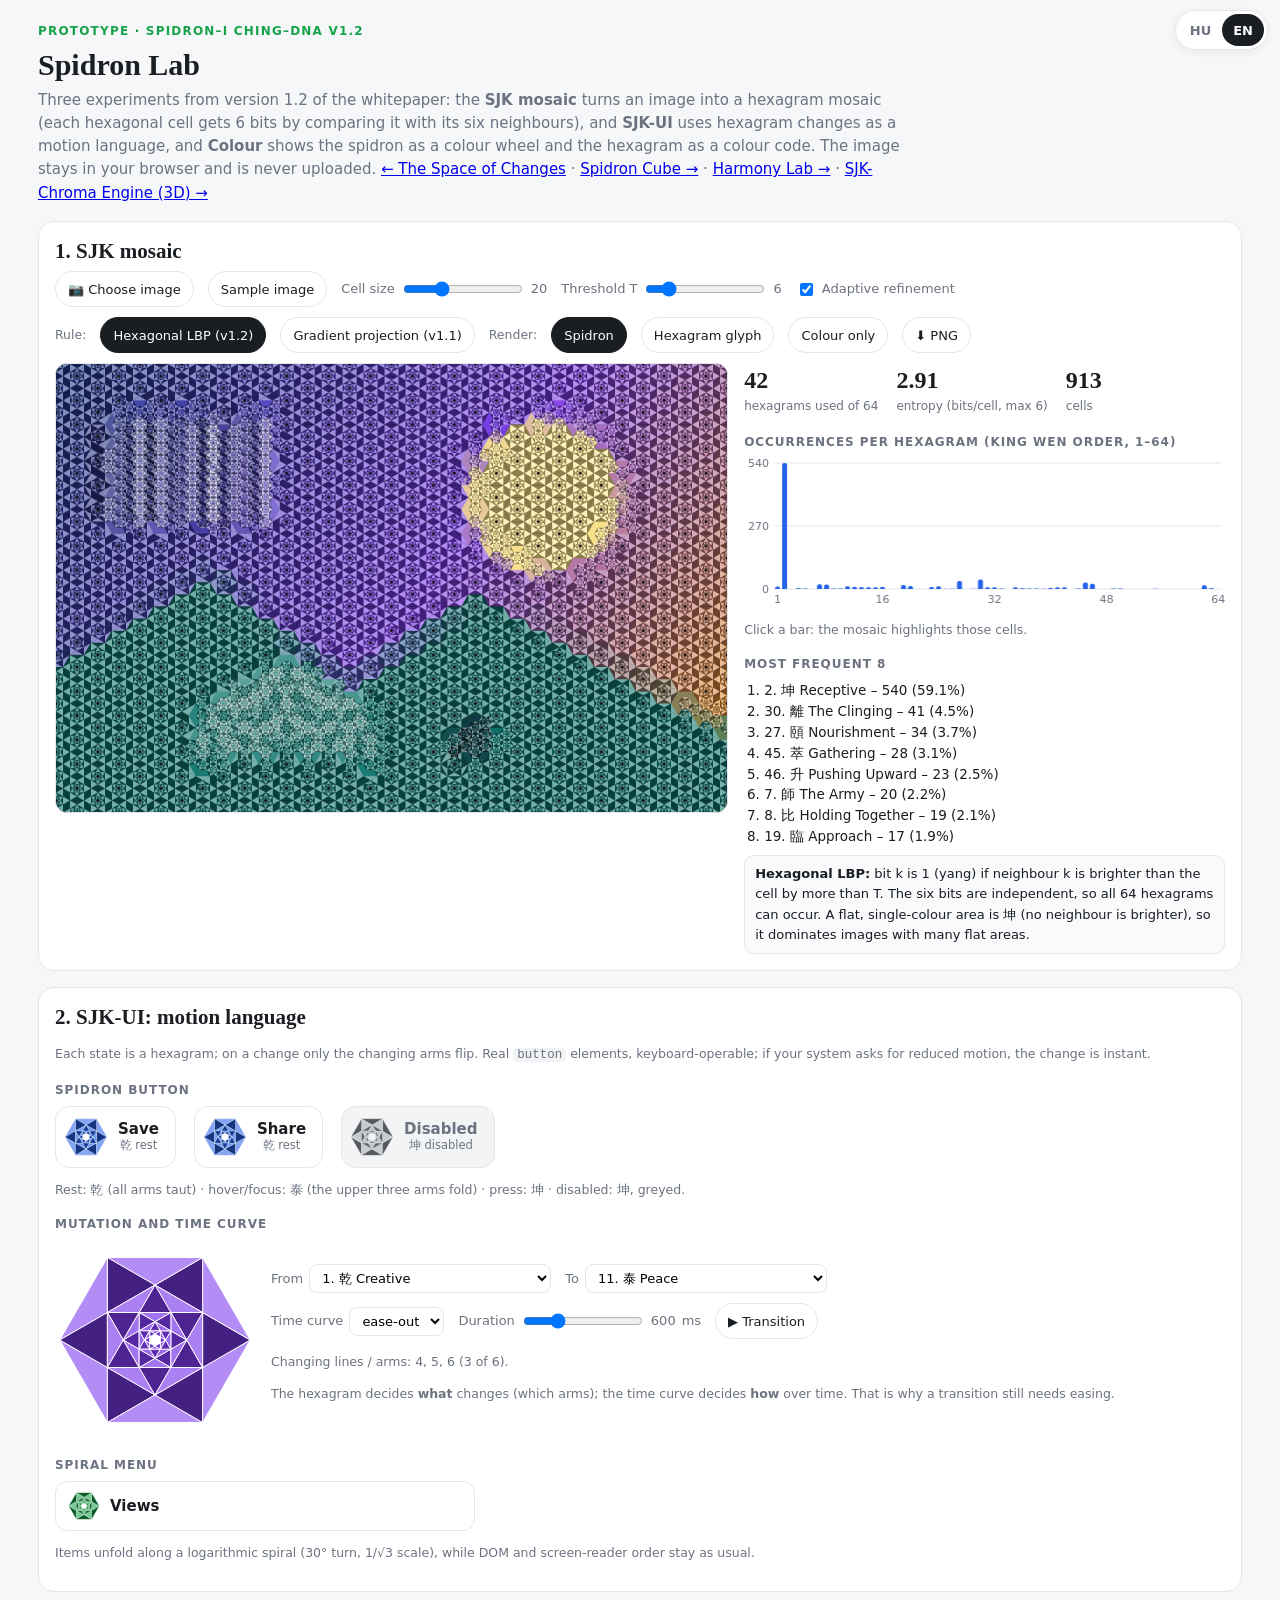
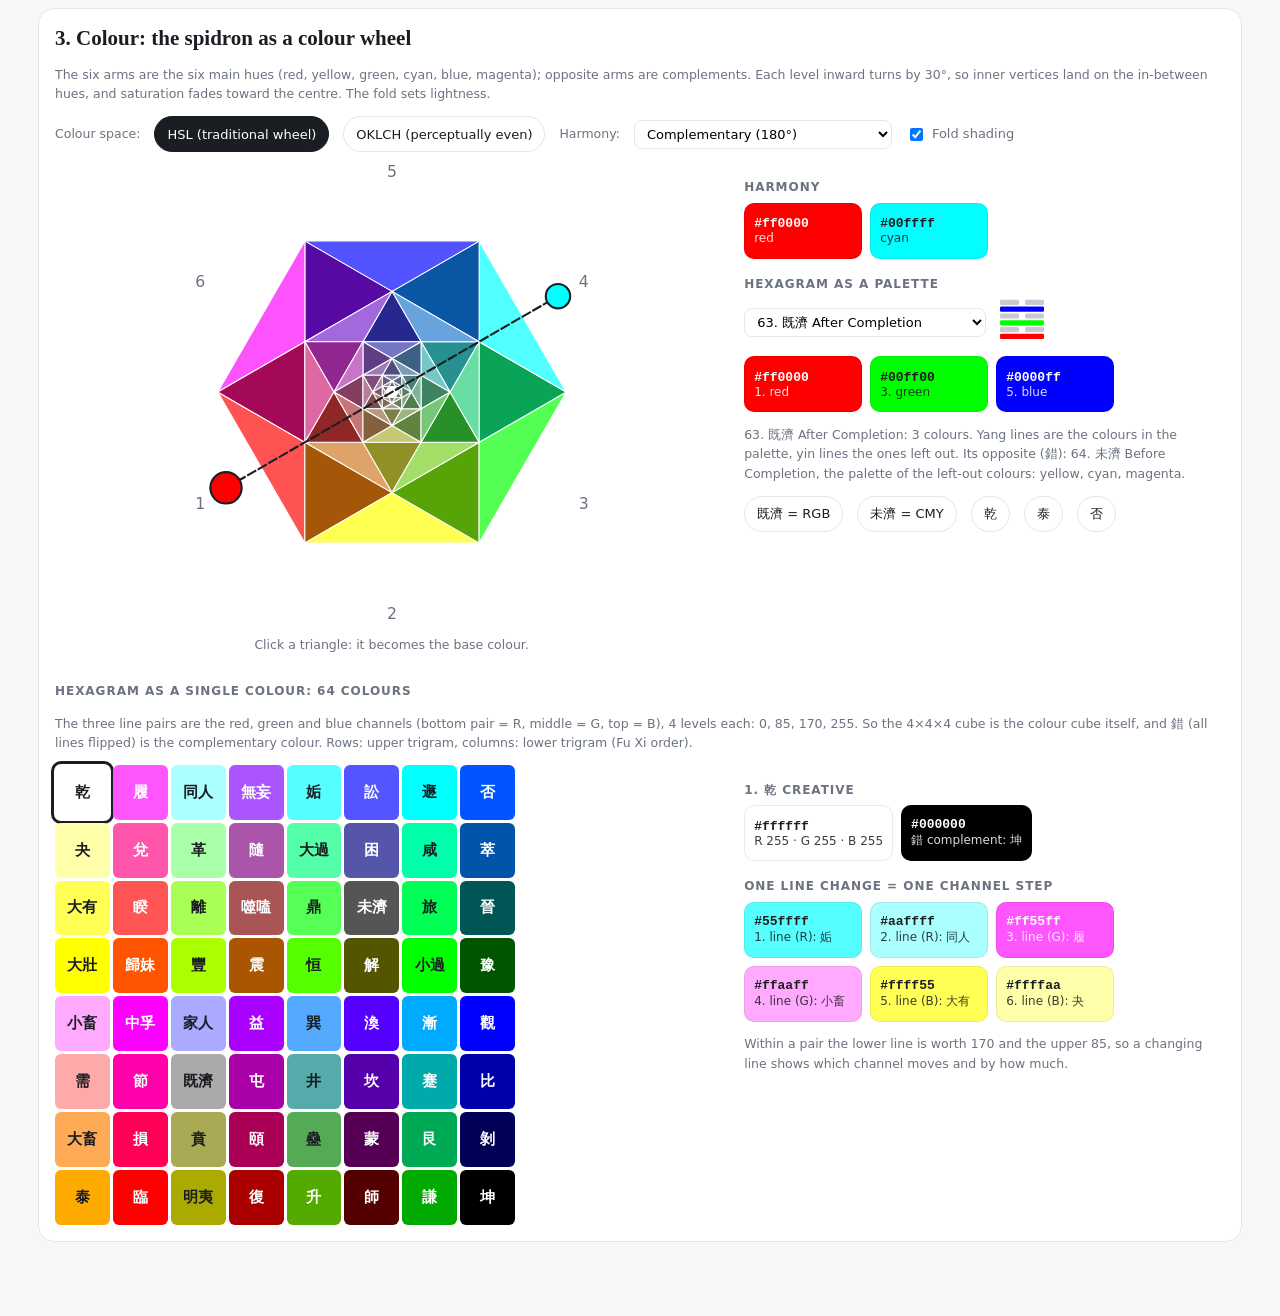
<file: spidron-lab.html>
<!doctype html>
<html lang="hu">
<head>
<meta charset="utf-8">
<meta name="viewport" content="width=device-width,initial-scale=1">
<title>Spidron-labor / Spidron Lab – SJK</title>
<meta name="description" content="SJK-mozaik: képből hexagram-mozaik hatszögű helyi bináris mintával, spidron-fészkekkel; és SJK-UI demó: spidron-gomb, mutációs átmenet, spirális menü. / SJK mosaic: an image turned into a hexagram mosaic with a hexagonal local binary pattern and spidron nests; plus an SJK-UI demo.">
<meta property="og:type" content="website">
<meta property="og:title" content="Spidron-labor / Spidron Lab – SJK">
<meta property="og:description" content="Képből hexagram-mozaik és spidron-alapú UI-mozgásnyelv. / Hexagram mosaics from images and a spidron-based UI motion language.">
<meta property="og:url" content="https://madcsaba.github.io/spidron/spidron-lab.html">
<script>
(function(){var l;try{l=localStorage.getItem("sjk-lang")}catch(e){}
if(l!=="hu"&&l!=="en")l=(navigator.language||"").toLowerCase().indexOf("hu")===0?"hu":"en";
document.documentElement.setAttribute("data-lang",l);document.documentElement.lang=l;})();
</script>
<style>
  :root{--bg:#f6f7f9;--panel:#fff;--line:#e3e6ea;--ink:#1a1d21;--dim:#6b7280;--acc:#2563eb;--green:#16a34a;--chg:#ea580c;
    --display:ui-sans-serif,system-ui,"Segoe UI",Helvetica,Arial;--serif:Georgia,'Times New Roman',serif}
  html[data-lang="hu"] .en{display:none}
  html[data-lang="en"] .hu{display:none}
  *{box-sizing:border-box}
  body{margin:0;background:var(--bg);color:var(--ink);font:15px/1.55 var(--display)}
  .wrap{max-width:1240px;margin:0 auto;padding:22px 18px 60px}
  .kicker{font-size:12px;letter-spacing:.1em;text-transform:uppercase;color:var(--green);font-weight:700}
  h1{font:600 30px/1.2 var(--serif);margin:6px 0}
  h2{font:600 21px/1.3 var(--serif);margin:0 0 6px}
  h3{font-size:12px;letter-spacing:.08em;text-transform:uppercase;color:var(--dim);margin:16px 0 6px}
  .lead{color:var(--dim);max-width:880px;margin:0 0 16px}
  .card{background:var(--panel);border:1px solid var(--line);border-radius:16px;padding:16px;margin-bottom:16px}
  .grid{display:grid;grid-template-columns:minmax(0,1.4fr) minmax(0,1fr);gap:16px}
  @media (max-width:900px){.grid{grid-template-columns:minmax(0,1fr)}}
  .bar{display:flex;flex-wrap:wrap;gap:8px 14px;align-items:center;margin-bottom:10px}
  .bar label{font-size:13px;color:var(--dim);display:flex;align-items:center;gap:6px}
  button.t,label.t{position:relative;border:1px solid var(--line);background:#fff;border-radius:999px;padding:6px 12px;font:13px var(--display);cursor:pointer;color:var(--ink);min-height:36px}
  button.t:hover,label.t:hover{border-color:#c5cad1}
  button.t.on{background:var(--ink);color:#fff;border-color:var(--ink)}
  button:focus-visible,label.t:focus-within{outline:2px solid var(--acc);outline-offset:2px}
  input[type=range]{width:120px}
  #mz{display:block;width:100%;height:auto;border-radius:12px;border:1px solid var(--line);background:#111}
  .small{font-size:12.5px;color:var(--dim)}
  .stats{display:flex;gap:18px;flex-wrap:wrap;margin:4px 0 8px}
  .stat b{display:block;font:600 24px/1.1 var(--serif)}
  .stat span{font-size:12px;color:var(--dim)}
  .histo{position:relative}
  #hist{display:block;width:100%;height:150px}
  .tip{position:absolute;pointer-events:none;background:rgba(26,29,33,.92);color:#fff;font-size:12.5px;padding:5px 8px;border-radius:8px;display:none;white-space:nowrap}
  #top{font-size:13.5px;padding-left:20px;margin:6px 0}
  .note{font-size:13px;background:#f8fafc;border:1px solid var(--line);border-radius:10px;padding:8px 10px;margin-top:8px}
  /* UI demo */
  .ui-row{display:flex;flex-wrap:wrap;gap:18px;align-items:flex-start}
  .sbtn{display:inline-flex;align-items:center;gap:10px;border:1px solid var(--line);background:#fff;border-radius:14px;padding:8px 16px 8px 8px;min-height:56px;font:600 15px var(--display);color:var(--ink);cursor:pointer}
  .sbtn:hover{border-color:#c5cad1}
  .sbtn[disabled]{cursor:not-allowed;color:var(--dim);background:#f3f4f6}
  .sbtn svg{width:44px;height:44px;flex:none}
  .sbtn .st{display:block;font:400 11.5px var(--display);color:var(--dim)}
  .morph{display:grid;grid-template-columns:200px minmax(0,1fr);gap:16px;align-items:center}
  @media (max-width:600px){.morph{grid-template-columns:minmax(0,1fr)}}
  #mo{width:200px;height:200px}
  select{font:13px var(--display);border:1px solid var(--line);border-radius:8px;padding:5px 8px;background:#fff}
  .acc{max-width:420px}
  .acc-head{width:100%;display:flex;align-items:center;gap:10px;border:1px solid var(--line);background:#fff;border-radius:12px;padding:8px 12px;font:600 15px var(--display);cursor:pointer;min-height:48px;color:var(--ink)}
  .acc-head svg{width:32px;height:32px;flex:none;transition:transform .35s ease-out}
  .acc-head[aria-expanded="true"] svg{transform:rotate(-30deg)}
  .acc-panel{list-style:none;margin:6px 0 0;padding:0}
  .acc-panel li{margin:0 0 6px;border:1px solid var(--line);border-radius:10px;background:#fff;transform-origin:20px 50%}
  .acc-panel a{display:block;padding:10px 14px;color:var(--ink);text-decoration:none;min-height:44px}
  .acc-panel a:focus-visible{outline:2px solid var(--acc);outline-offset:2px;border-radius:10px}
  .acc-panel.open li{animation:spiralIn .45s ease-out both;animation-delay:calc(var(--i)*70ms)}
  @keyframes spiralIn{from{opacity:0;transform:rotate(calc(var(--i)*-30deg - 30deg)) scale(.577)}to{opacity:1;transform:none}}
  @media (prefers-reduced-motion: reduce){.acc-panel.open li{animation:none}.acc-head svg{transition:none}}
  .sw{display:flex;flex-wrap:wrap;gap:8px}
  .swc{border:0;border-radius:10px;padding:8px 10px;min-width:118px;min-height:56px;text-align:left;cursor:pointer;font:12px var(--display);box-shadow:inset 0 0 0 1px rgba(0,0,0,.08)}
  .swc b{display:block;font:600 13px ui-monospace,SFMono-Regular,Menlo,monospace}
  .swc span{display:block;opacity:.85}
  .c64{display:grid;grid-template-columns:repeat(8,minmax(0,1fr));gap:3px;max-width:460px}
  .c64c{aspect-ratio:1;border:0;border-radius:6px;font:600 15px var(--serif);cursor:pointer;padding:0}
  .c64c.on{outline:3px solid var(--ink);outline-offset:1px}
  code{background:#f1f3f5;border-radius:4px;padding:0 4px;font-size:12.5px}
</style>
</head>
<body>
<div class="wrap">
  <div class="kicker"><span class="hu">Prototípus · Spidron–Ji King–DNS v1.2</span><span class="en">Prototype · Spidron–I Ching–DNA v1.2</span></div>
  <h1><span class="hu">Spidron-labor</span><span class="en">Spidron Lab</span></h1>
  <p class="lead"><span class="hu">Három kísérlet a fehér könyv 1.2-es változatából: az <b>SJK-mozaik</b> egy képből hexagram-mozaikot készít (minden hatszögcella a hat szomszédjával összevetve kap 6 bitet), az <b>SJK-UI</b> pedig a hexagramváltást mozgásnyelvként használja, a <b>Színek</b> rész pedig a spidront színkörként és a hexagramot színkódként mutatja. A kép a böngésződben marad, sehova nem töltődik fel.</span><span class="en">Three experiments from version 1.2 of the whitepaper: the <b>SJK mosaic</b> turns an image into a hexagram mosaic (each hexagonal cell gets 6 bits by comparing it with its six neighbours), and <b>SJK-UI</b> uses hexagram changes as a motion language, and <b>Colour</b> shows the spidron as a colour wheel and the hexagram as a colour code. The image stays in your browser and is never uploaded.</span> <a href="iching.html"><span class="hu">← A változások tere</span><span class="en">← The Space of Changes</span></a> · <a href="spidron-cube.html"><span class="hu">Spidron-kocka →</span><span class="en">Spidron Cube →</span></a> · <a href="harmonia.html"><span class="hu">Harmónia Labor →</span><span class="en">Harmony Lab →</span></a> · <a href="chroma.html">SJK-Chroma Engine (3D) →</a></p>

  <section class="card">
    <h2><span class="hu">1. SJK-mozaik</span><span class="en">1. SJK mosaic</span></h2>
    <div class="bar">
      <label class="t"><input type="file" id="file" accept="image/*" style="position:absolute;width:1px;height:1px;opacity:0"><span class="hu">📷 Kép választása</span><span class="en">📷 Choose image</span></label>
      <button class="t" id="sample"><span class="hu">Mintakép</span><span class="en">Sample image</span></button>
      <label><span class="hu">Cellaméret</span><span class="en">Cell size</span> <input type="range" id="size" min="8" max="48" value="20"> <span id="sizev">20</span></label>
      <label><span class="hu">Küszöb T</span><span class="en">Threshold T</span> <input type="range" id="thr" min="0" max="40" value="6"> <span id="thrv">6</span></label>
      <label><input type="checkbox" id="refine" checked> <span class="hu">Adaptív finomítás</span><span class="en">Adaptive refinement</span></label>
    </div>
    <div class="bar">
      <span class="small"><span class="hu">Szabály:</span><span class="en">Rule:</span></span>
      <button class="t on" data-rule="lbp"><span class="hu">Hatszögű LBP (v1.2)</span><span class="en">Hexagonal LBP (v1.2)</span></button>
      <button class="t" data-rule="grad"><span class="hu">Gradiens-vetítés (v1.1)</span><span class="en">Gradient projection (v1.1)</span></button>
      <span class="small"><span class="hu">Rajz:</span><span class="en">Render:</span></span>
      <button class="t on" data-mode="spidron">Spidron</button>
      <button class="t" data-mode="glyph"><span class="hu">Hexagram-jel</span><span class="en">Hexagram glyph</span></button>
      <button class="t" data-mode="flat"><span class="hu">Csak szín</span><span class="en">Colour only</span></button>
      <button class="t" id="save"><span class="hu">⬇ PNG</span><span class="en">⬇ PNG</span></button>
    </div>
    <div class="grid">
      <div><canvas id="mz" width="960" height="640"></canvas></div>
      <div>
        <div class="stats">
          <div class="stat"><b id="s-used">–</b><span><span class="hu">használt hexagram a 64-ből</span><span class="en">hexagrams used of 64</span></span></div>
          <div class="stat"><b id="s-ent">–</b><span><span class="hu">entrópia (bit/cella, max 6)</span><span class="en">entropy (bits/cell, max 6)</span></span></div>
          <div class="stat"><b id="s-cells">–</b><span><span class="hu">cella</span><span class="en">cells</span></span></div>
        </div>
        <h3><span class="hu">Előfordulás hexagramonként (Wen király sorrend, 1–64)</span><span class="en">Occurrences per hexagram (King Wen order, 1–64)</span></h3>
        <div class="histo"><canvas id="hist" width="640" height="150" aria-label="histogram"></canvas><div class="tip" id="htip"></div></div>
        <p class="small"><span class="hu">Kattints egy oszlopra: a mozaik kiemeli azokat a cellákat.</span><span class="en">Click a bar: the mosaic highlights those cells.</span></p>
        <h3><span class="hu">Leggyakoribb 8</span><span class="en">Most frequent 8</span></h3>
        <ol id="top"></ol>
        <div class="note" id="rule-note"></div>
      </div>
    </div>
  </section>

  <section class="card">
    <h2><span class="hu">2. SJK-UI: mozgásnyelv</span><span class="en">2. SJK-UI: motion language</span></h2>
    <p class="small"><span class="hu">Minden állapot egy hexagram; váltáskor csak a változó karok fordulnak át. Valódi <code>button</code> elemek, billentyűzettel is; ha a rendszered csökkentett mozgást kér, az átmenet azonnali.</span><span class="en">Each state is a hexagram; on a change only the changing arms flip. Real <code>button</code> elements, keyboard-operable; if your system asks for reduced motion, the change is instant.</span> <span class="small" id="rm"></span></p>

    <h3><span class="hu">Spidron-gomb</span><span class="en">Spidron button</span></h3>
    <div class="ui-row">
      <button class="sbtn" data-sb><svg viewBox="-1.05 -1.05 2.1 2.1" aria-hidden="true"></svg><span><span class="hu">Mentés</span><span class="en">Save</span><span class="st"></span></span></button>
      <button class="sbtn" data-sb><svg viewBox="-1.05 -1.05 2.1 2.1" aria-hidden="true"></svg><span><span class="hu">Megosztás</span><span class="en">Share</span><span class="st"></span></span></button>
      <button class="sbtn" data-sb disabled><svg viewBox="-1.05 -1.05 2.1 2.1" aria-hidden="true"></svg><span><span class="hu">Letiltva</span><span class="en">Disabled</span><span class="st"></span></span></button>
    </div>
    <p class="small"><span class="hu">Nyugvó: 乾 (minden kar feszes) · rámutatás/fókusz: 泰 (a felső három kar behajlik) · lenyomás: 坤 · letiltva: 坤, szürkén.</span><span class="en">Rest: 乾 (all arms taut) · hover/focus: 泰 (the upper three arms fold) · press: 坤 · disabled: 坤, greyed.</span></p>

    <h3><span class="hu">Mutáció és időgörbe</span><span class="en">Mutation and time curve</span></h3>
    <div class="morph">
      <svg id="mo" viewBox="-1.05 -1.05 2.1 2.1" role="img" aria-label="spidron"></svg>
      <div>
        <div class="bar">
          <label><span class="hu">Honnan</span><span class="en">From</span> <select id="m-from"></select></label>
          <label><span class="hu">Hová</span><span class="en">To</span> <select id="m-to"></select></label>
        </div>
        <div class="bar">
          <label><span class="hu">Időgörbe</span><span class="en">Time curve</span> <select id="m-ease"><option value="out">ease-out</option><option value="lin">linear</option><option value="spring">spring</option></select></label>
          <label><span class="hu">Idő</span><span class="en">Duration</span> <input type="range" id="m-dur" min="100" max="2000" step="50" value="600"> <span id="m-durv">600</span> ms</label>
          <button class="t" id="m-go"><span class="hu">▶ Átmenet</span><span class="en">▶ Transition</span></button>
        </div>
        <p class="small" id="m-info"></p>
        <p class="small"><span class="hu">A hexagram azt dönti el, <b>mi</b> változik (mely karok); az időgörbe azt, <b>hogyan</b> időben. Ezért az átmenethez továbbra is kell easing.</span><span class="en">The hexagram decides <b>what</b> changes (which arms); the time curve decides <b>how</b> over time. That is why a transition still needs easing.</span></p>
      </div>
    </div>

    <h3><span class="hu">Spirális menü</span><span class="en">Spiral menu</span></h3>
    <div class="acc">
      <button class="acc-head" id="acc-btn" aria-expanded="false" aria-controls="acc-list"><svg viewBox="-1.05 -1.05 2.1 2.1" aria-hidden="true"></svg><span class="hu">Nézetek</span><span class="en">Views</span></button>
      <ul class="acc-panel" id="acc-list" hidden>
        <li style="--i:0"><a href="iching.html"><span class="hu">A változások tere (3D)</span><span class="en">The Space of Changes (3D)</span></a></li>
        <li style="--i:1"><a href="#mz"><span class="hu">SJK-mozaik</span><span class="en">SJK mosaic</span></a></li>
        <li style="--i:3"><a href="#colors"><span class="hu">Színek</span><span class="en">Colour</span></a></li>
        <li style="--i:2"><a href="#mo"><span class="hu">Mutáció és időgörbe</span><span class="en">Mutation and time curve</span></a></li>
      </ul>
    </div>
    <p class="small"><span class="hu">A menüpontok egy logaritmikus spirál mentén (30° fordulat, 1/√3 méret) bomlanak ki, de a DOM-sorrend és a képernyőolvasó-sorrend a megszokott marad.</span><span class="en">Items unfold along a logarithmic spiral (30° turn, 1/√3 scale), while DOM and screen-reader order stay as usual.</span></p>
  </section>

  <section class="card" id="colors">
    <h2><span class="hu">3. Színek: a spidron mint színkör</span><span class="en">3. Colour: the spidron as a colour wheel</span></h2>
    <p class="small"><span class="hu">A hat kar a hat alapszín (vörös, sárga, zöld, cián, kék, bíbor); a szemközti karok kiegészítő színek. Befelé minden szint 30°-kal elfordul, így a belső csúcsok a köztes színekre esnek, a telítettség pedig a középpont felé fogy. A hajtás a világosságot adja.</span><span class="en">The six arms are the six main hues (red, yellow, green, cyan, blue, magenta); opposite arms are complements. Each level inward turns by 30°, so inner vertices land on the in-between hues, and saturation fades toward the centre. The fold sets lightness.</span></p>
    <div class="bar">
      <span class="small"><span class="hu">Színtér:</span><span class="en">Colour space:</span></span>
      <button class="t on" data-cs="hsl"><span class="hu">HSL (hagyományos kör)</span><span class="en">HSL (traditional wheel)</span></button>
      <button class="t" data-cs="ok"><span class="hu">OKLCH (érzetre egyenletes)</span><span class="en">OKLCH (perceptually even)</span></button>
      <span class="small"><span class="hu">Harmónia:</span><span class="en">Harmony:</span></span>
      <select id="harm">
        <option value="comp" data-hu="Kiegészítő (180°)" data-en="Complementary (180°)"></option>
        <option value="ana" data-hu="Rokon (±30°)" data-en="Analogous (±30°)"></option>
        <option value="tri" data-hu="Hármas (120°)" data-en="Triadic (120°)"></option>
        <option value="split" data-hu="Osztott kiegészítő (180° ±30°)" data-en="Split complementary (180° ±30°)"></option>
        <option value="tet" data-hu="Négyes (60° + 180°)" data-en="Tetradic (60° + 180°)"></option>
      </select>
      <label><input type="checkbox" id="fold" checked> <span class="hu">Hajtás-árnyékolás</span><span class="en">Fold shading</span></label>
    </div>
    <div class="grid">
      <div>
        <svg id="cw" viewBox="-1.32 -1.32 2.64 2.64" role="img" aria-label="spidron colour wheel" style="width:100%;max-width:460px;display:block;margin:0 auto;cursor:crosshair"></svg>
        <p class="small" style="text-align:center"><span class="hu">Kattints egy háromszögre: az lesz az alapszín.</span><span class="en">Click a triangle: it becomes the base colour.</span></p>
      </div>
      <div>
        <h3><span class="hu">Harmónia</span><span class="en">Harmony</span></h3>
        <div id="sw-h" class="sw"></div>
        <h3><span class="hu">Hexagram mint paletta</span><span class="en">Hexagram as a palette</span></h3>
        <div class="bar"><select id="pal-hx"></select><span id="pal-glyph"></span></div>
        <div id="sw-p" class="sw"></div>
        <p class="small" id="pal-note"></p>
        <div class="bar"><button class="t" data-pal="63">既濟 = RGB</button><button class="t" data-pal="64">未濟 = CMY</button><button class="t" data-pal="1">乾</button><button class="t" data-pal="11">泰</button><button class="t" data-pal="12">否</button></div>
      </div>
    </div>

    <h3><span class="hu">Hexagram mint egyetlen szín: 64 szín</span><span class="en">Hexagram as a single colour: 64 colours</span></h3>
    <p class="small"><span class="hu">A három vonalpár a vörös, zöld és kék csatorna (alsó pár = R, középső = G, felső = B), páronként 4 fokozat: 0, 85, 170, 255. Így a 4×4×4-es kocka maga a színkocka, és a 錯 (minden vonal fordul) a kiegészítő szín. Sorok: felső trigram, oszlopok: alsó trigram (Fu Hszi rend).</span><span class="en">The three line pairs are the red, green and blue channels (bottom pair = R, middle = G, top = B), 4 levels each: 0, 85, 170, 255. So the 4×4×4 cube is the colour cube itself, and 錯 (all lines flipped) is the complementary colour. Rows: upper trigram, columns: lower trigram (Fu Xi order).</span></p>
    <div class="grid">
      <div id="c64" class="c64"></div>
      <div id="c64d"></div>
    </div>
  </section>
</div>

<script>
const HX=[["111111","乾","Teremtő","Creative"],["000000","坤","Befogadó","Receptive"],["100010","屯","Kezdeti nehézség","Difficulty at the Beginning"],["010001","蒙","Ifjúi tudatlanság","Youthful Folly"],["111010","需","Várakozás","Waiting"],["010111","訟","Viszály","Conflict"],["010000","師","Sereg","The Army"],["000010","比","Összetartás","Holding Together"],["111011","小畜","A kicsi szelídítő ereje","Small Taming"],["110111","履","Lépdelés","Treading"],["111000","泰","Béke","Peace"],["000111","否","Pangás","Standstill"],["101111","同人","Közösség","Fellowship"],["111101","大有","Nagy birtoklás","Great Possession"],["001000","謙","Szerénység","Modesty"],["000100","豫","Lelkesedés","Enthusiasm"],["100110","隨","Követés","Following"],["011001","蠱","A megromlott helyrehozása","Repairing the Spoiled"],["110000","臨","Közeledés","Approach"],["000011","觀","Szemlélődés","Contemplation"],["100101","噬嗑","Átharapás","Biting Through"],["101001","賁","Kecsesség","Grace"],["000001","剝","Szétmállás","Splitting Apart"],["100000","復","Visszatérés","Return"],["100111","無妄","Ártatlanság","Innocence"],["111001","大畜","A nagy szelídítő ereje","Great Taming"],["100001","頤","Táplálás","Nourishment"],["011110","大過","A nagy túlsúlya","Great Exceeding"],["010010","坎","A mélység","The Abysmal"],["101101","離","A tapadó","The Clinging"],["001110","咸","Hatás","Influence"],["011100","恒","Tartósság","Duration"],["001111","遯","Visszavonulás","Retreat"],["111100","大壯","A nagy ereje","Great Power"],["000101","晉","Előrehaladás","Progress"],["101000","明夷","A fény elsötétülése","Darkening of the Light"],["101011","家人","Család","The Family"],["110101","睽","Szembenállás","Opposition"],["001010","蹇","Akadály","Obstruction"],["010100","解","Feloldás","Deliverance"],["110001","損","Csökkenés","Decrease"],["100011","益","Gyarapodás","Increase"],["111110","夬","Áttörés","Breakthrough"],["011111","姤","Találkozás","Coming to Meet"],["000110","萃","Gyülekezés","Gathering"],["011000","升","Felfelé törekvés","Pushing Upward"],["010110","困","Kimerülés","Oppression"],["011010","井","A kút","The Well"],["101110","革","Átalakulás","Revolution"],["011101","鼎","Az üst","The Cauldron"],["100100","震","A felrázó","The Arousing"],["001001","艮","A nyugalom","Keeping Still"],["001011","漸","Fokozatos fejlődés","Gradual Development"],["110100","歸妹","A férjhez menő leány","The Marrying Maiden"],["101100","豐","Bőség","Abundance"],["001101","旅","A vándor","The Wanderer"],["011011","巽","A szelíd","The Gentle"],["110110","兌","A derűs","The Joyous"],["010011","渙","Szétoszlás","Dispersion"],["110010","節","Mértékletesség","Limitation"],["110011","中孚","Belső igazság","Inner Truth"],["001100","小過","A kicsi túlsúlya","Small Exceeding"],["101010","既濟","Beteljesülés után","After Completion"],["010101","未濟","Beteljesülés előtt","Before Completion"]];

(function(){
"use strict";
const $=s=>document.querySelector(s);
const L=()=>document.documentElement.getAttribute("data-lang")==="en"?"en":"hu";
const T=(hu,en)=>L()==="en"?en:hu;
const byB={};HX.forEach((h,i)=>{byB[h[0]]=i;});
const name=i=>`${i+1}. ${HX[i][1]} ${T(HX[i][2],HX[i][3])}`;
const SQ3=Math.sqrt(3),D2R=Math.PI/180;
const reduced=matchMedia("(prefers-reduced-motion: reduce)");

/* ---------- spidron geometry (unit radius, flat-top hexagon, arm k at angle -150+60k) ---------- */
function spidronTris(levels){const P=(n,j)=>{const a=(-180+30*n+60*j)*D2R,r=Math.pow(1/SQ3,n);return [r*Math.cos(a),-r*Math.sin(a)];};
  const out=[];for(let n=0;n<levels;n++)for(let j=0;j<6;j++){out.push({p:[P(n,j),P(n,(j+1)%6),P(n+1,j)],arm:j,n,iso:true});out.push({p:[P(n,(j+1)%6),P(n+1,j),P(n+1,(j+1)%6)],arm:j,n,iso:false});}
  return out;}
const TRIS4=spidronTris(4),TRIS3=spidronTris(3);
function shadeRGB(rgb,v){return v>=0?rgb.map(c=>Math.round(c+(255-c)*.42*v)):rgb.map(c=>Math.round(c*(1+.45*v)));}

/* ---------- 1. mosaic ---------- */
const mz=$("#mz"),mx=mz.getContext("2d");const src=document.createElement("canvas"),sx=src.getContext("2d",{willReadFrequently:true});
const M={rule:"lbp",mode:"spidron",hl:-1,cells:[],img:null};
function sampleImage(){const c=document.createElement("canvas");c.width=960;c.height=640;const g=c.getContext("2d");
  const bg=g.createLinearGradient(0,0,960,640);bg.addColorStop(0,"#1e3a8a");bg.addColorStop(.55,"#7c3aed");bg.addColorStop(1,"#f59e0b");g.fillStyle=bg;g.fillRect(0,0,960,640);
  g.fillStyle="#fde68a";g.beginPath();g.arc(700,190,110,0,7);g.fill();
  g.fillStyle="#0f766e";g.beginPath();g.moveTo(0,640);g.lineTo(0,430);g.lineTo(220,300);g.lineTo(420,460);g.lineTo(600,330);g.lineTo(960,520);g.lineTo(960,640);g.fill();
  for(let i=0;i<14;i++){g.fillStyle=i%2?"rgba(255,255,255,.85)":"rgba(15,23,42,.85)";g.fillRect(60+i*18,80,9,150);}
  g.strokeStyle="#fff";g.lineWidth=6;for(let i=0;i<5;i++){g.beginPath();g.arc(330,560,30+i*22,Math.PI,2*Math.PI);g.stroke();}
  g.fillStyle="#111827";g.font="bold 64px Georgia,serif";g.fillText("易",560,560);
  return c;}
function loadSource(img){const w=960,h=Math.round(960*img.height/img.width)||640;src.width=w;src.height=Math.min(h,1400);
  sx.drawImage(img,0,0,src.width,src.height);mz.width=src.width;mz.height=src.height;M.img=sx.getImageData(0,0,src.width,src.height);analyse();}
function cellStats(cx,cy,s){const d=M.img.data,W=M.img.width,H=M.img.height,R=s*.82,step=Math.max(1,Math.floor(s/5));let n=0,r=0,g=0,b=0,l=0,l2=0;
  for(let y=Math.max(0,Math.floor(cy-R));y<=Math.min(H-1,cy+R);y+=step)for(let x=Math.max(0,Math.floor(cx-R));x<=Math.min(W-1,cx+R);x+=step){
    if((x-cx)**2+(y-cy)**2>R*R)continue;const i=(y*W+x)*4,lum=.2126*d[i]+.7152*d[i+1]+.0722*d[i+2];r+=d[i];g+=d[i+1];b+=d[i+2];l+=lum;l2+=lum*lum;n++;}
  if(!n)return null;l/=n;return {rgb:[r/n,g/n,b/n],m:l,sd:Math.sqrt(Math.max(0,l2/n-l*l))};}
/* flat-top axial grid; neighbour k sits at angle -150+60k (math coords) */
const NB=[[-1,1],[0,1],[1,0],[1,-1],[0,-1],[-1,0]];
const U=[0,1,2,3,4,5].map(k=>{const a=(-150+60*k)*D2R;return [Math.cos(a),Math.sin(a)];});
function grid(s){const W=M.img.width,H=M.img.height,map=new Map(),list=[];
  const qmax=Math.ceil(W/(1.5*s))+1;for(let q=-1;q<=qmax;q++){const x=1.5*s*q;const r0=Math.floor(-q/2)-1,r1=Math.ceil(H/(SQ3*s)-q/2)+1;
    for(let r=r0;r<=r1;r++){const y=SQ3*s*(r+q/2);if(x<-s||x>W+s||y<-s||y>H+s)continue;const st=cellStats(x,y,s);if(!st)continue;const c={q,r,x,y,s,...st};map.set(q+","+r,c);list.push(c);}}
  const thr=+$("#thr").value;
  for(const c of list){const nb=NB.map(([dq,dr])=>map.get((c.q+dq)+","+(c.r+dr)));let bits="";
    if(M.rule==="lbp"){for(let k=0;k<6;k++)bits+=nb[k]&&nb[k].m-c.m>thr?"1":"0";}
    else{let gx=0,gy=0;for(let k=0;k<6;k++){const dm=nb[k]?nb[k].m-c.m:0;gx+=dm*U[k][0];gy+=dm*U[k][1];}gx/=3;gy/=3;
      for(let k=0;k<6;k++)bits+=Math.abs(gx*U[k][0]+gy*U[k][1])>thr?"1":"0";}
    c.bits=bits;c.hx=byB[bits];}
  return list;}
function analyse(){if(!M.img)return;const s=+$("#size").value;const coarse=grid(s);let cells=coarse;
  if($("#refine").checked&&s>=12){const fine=grid(s/2),thr=22;const keep=new Set();
    const refineC=coarse.filter(c=>c.sd>thr);
    if(refineC.length){const near=f=>{let best=null,bd=1e9;for(const c of coarse){const d=(c.x-f.x)**2+(c.y-f.y)**2;if(d<bd){bd=d;best=c;}}return best;};
      const fineSel=fine.filter(f=>{const c=near(f);return c&&c.sd>thr;});refineC.forEach(c=>keep.add(c));cells=coarse.filter(c=>!keep.has(c)).concat(fineSel);}}
  M.under=cells===coarse?[]:coarse.filter(c=>c.sd>22);M.cells=cells;draw();stats();}
function hexPath(g,x,y,s){g.beginPath();for(let k=0;k<6;k++){const a=k*60*D2R;g.lineTo(x+s*Math.cos(a),y-s*Math.sin(a));}g.closePath();}
function draw(){const g=mx;g.fillStyle="#111";g.fillRect(0,0,mz.width,mz.height);
  for(const c of (M.under||[])){hexPath(g,c.x,c.y,c.s*1.02);g.fillStyle=`rgb(${c.rgb.map(Math.round)})`;g.globalAlpha=M.hl>=0?.18:1;g.fill();}g.globalAlpha=1;
  for(const c of M.cells){const rgb=c.rgb.map(Math.round),dim=M.hl>=0&&c.hx!==M.hl;g.globalAlpha=dim?.18:1;
    if(M.mode==="flat"||c.s<7){hexPath(g,c.x,c.y,c.s*.98);g.fillStyle=`rgb(${rgb})`;g.fill();continue;}
    if(M.mode==="glyph"){hexPath(g,c.x,c.y,c.s*.98);g.fillStyle=`rgb(${rgb})`;g.fill();const ink=c.m>140?"rgba(0,0,0,.75)":"rgba(255,255,255,.85)";g.fillStyle=ink;
      const w=c.s*.95,lh=c.s*.11,gap=c.s*.07,hh=6*lh+5*gap;for(let k=0;k<6;k++){const yy=c.y+hh/2-(k+1)*lh-k*gap;
        if(c.bits[k]==="1")g.fillRect(c.x-w/2,yy,w,lh);else{g.fillRect(c.x-w/2,yy,w*.42,lh);g.fillRect(c.x+w*.08,yy,w*.42,lh);}}continue;}
    const tris=c.s>=16?TRIS4:TRIS3;
    for(const t of tris){const sg=c.bits[t.arm]==="1"?1:-1,v=(t.iso?sg:-sg)*(1-t.n*.12);g.fillStyle=`rgb(${shadeRGB(rgb,v)})`;
      g.beginPath();g.moveTo(c.x+t.p[0][0]*c.s,c.y+t.p[0][1]*c.s);g.lineTo(c.x+t.p[1][0]*c.s,c.y+t.p[1][1]*c.s);g.lineTo(c.x+t.p[2][0]*c.s,c.y+t.p[2][1]*c.s);g.closePath();g.fill();}
  }
  g.globalAlpha=1;}
let counts=new Array(64).fill(0);
function stats(){counts=new Array(64).fill(0);M.cells.forEach(c=>counts[c.hx]++);const n=M.cells.length,used=counts.filter(Boolean).length;
  let H=0;counts.forEach(k=>{if(k){const p=k/n;H-=p*Math.log2(p);}});
  $("#s-used").textContent=used;$("#s-ent").textContent=H.toFixed(2);$("#s-cells").textContent=n.toLocaleString(L()==="en"?"en-GB":"hu-HU");
  const order=[...counts.keys()].sort((a,b)=>counts[b]-counts[a]).slice(0,8).filter(i=>counts[i]);
  $("#top").innerHTML=order.map(i=>`<li>${name(i)} – ${counts[i]} (${(100*counts[i]/n).toFixed(1)}%)</li>`).join("");
  $("#rule-note").innerHTML=M.rule==="lbp"
    ?T("<b>Hatszögű LBP:</b> a k-adik bit 1 (jang), ha a k-adik szomszéd legalább T-vel világosabb a cellánál. A hat bit független, ezért mind a 64 hexagram előfordulhat. Az egyszínű, sík felület 坤 (egyik szomszéd sem világosabb), ezért a sok sík felületű képen ez a leggyakoribb.","<b>Hexagonal LBP:</b> bit k is 1 (yang) if neighbour k is brighter than the cell by more than T. The six bits are independent, so all 64 hexagrams can occur. A flat, single-colour area is 坤 (no neighbour is brighter), so it dominates images with many flat areas.")
    :T(`<b>Gradiens-vetítés (v1.1):</b> |G<sub>k</sub>| = |∇I·u<sub>k</sub>| &gt; T. Mivel u<sub>k+3</sub> = −u<sub>k</sub>, mindig b<sub>k</sub> = b<sub>k+3</sub>: legfeljebb 8 hexagram jöhet ki (most ${used}).`,`<b>Gradient projection (v1.1):</b> |G<sub>k</sub>| = |∇I·u<sub>k</sub>| &gt; T. Since u<sub>k+3</sub> = −u<sub>k</sub>, always b<sub>k</sub> = b<sub>k+3</sub>: at most 8 hexagrams can occur (now ${used}).`);
  drawHist();}
const hc=$("#hist"),hx=hc.getContext("2d");let bars=[];
function drawHist(){const dpr=Math.min(2,devicePixelRatio||1),r=hc.getBoundingClientRect(),W=r.width,H=150;hc.width=W*dpr;hc.height=H*dpr;hx.setTransform(dpr,0,0,dpr,0,0);hx.clearRect(0,0,W,H);
  const max=Math.max(1,...counts),pl=30,pb=18,pt=6,bw=(W-pl-4)/64;bars=[];
  hx.strokeStyle="#e3e6ea";hx.lineWidth=1;hx.fillStyle="#6b7280";hx.font="11px ui-sans-serif,system-ui";hx.textAlign="right";
  [0,.5,1].forEach(f=>{const y=pt+(H-pt-pb)*(1-f);hx.beginPath();hx.moveTo(pl,y);hx.lineTo(W-4,y);hx.stroke();hx.fillText(String(Math.round(max*f)),pl-5,y+4);});
  hx.textAlign="center";[1,16,32,48,64].forEach(i=>hx.fillText(String(i),pl+(i-.5)*bw,H-4));
  for(let i=0;i<64;i++){const h=(H-pt-pb)*counts[i]/max,x=pl+i*bw+1,w=Math.max(1,bw-2),y=H-pb-h;bars.push([x,w,i]);
    if(!counts[i])continue;hx.fillStyle=M.hl>=0&&M.hl!==i?"#bfd0f5":"#2563eb";const rr=Math.min(2,w/2,h);
    hx.beginPath();hx.moveTo(x,H-pb);hx.lineTo(x,y+rr);hx.quadraticCurveTo(x,y,x+rr,y);hx.lineTo(x+w-rr,y);hx.quadraticCurveTo(x+w,y,x+w,y+rr);hx.lineTo(x+w,H-pb);hx.fill();}}
function barAt(ev){const r=hc.getBoundingClientRect(),x=ev.clientX-r.left;const b=bars.find(([bx,w])=>x>=bx-1&&x<=bx+w+1);return b?b[2]:-1;}
hc.addEventListener("mousemove",ev=>{const i=barAt(ev),tip=$("#htip");if(i<0){tip.style.display="none";return;}const r=hc.getBoundingClientRect();
  tip.style.display="block";tip.textContent=`${name(i)}: ${counts[i]}`;tip.style.left=Math.min(ev.clientX-r.left+10,r.width-180)+"px";tip.style.top="-6px";});
hc.addEventListener("mouseleave",()=>{$("#htip").style.display="none";});
hc.addEventListener("click",ev=>{const i=barAt(ev);M.hl=M.hl===i?-1:i;draw();drawHist();});
$("#file").addEventListener("change",e=>{const f=e.target.files&&e.target.files[0];if(!f)return;const url=URL.createObjectURL(f),im=new Image();
  im.onload=()=>{M.hl=-1;loadSource(im);URL.revokeObjectURL(url);};im.src=url;});
$("#sample").addEventListener("click",()=>{M.hl=-1;loadSource(sampleImage());});
$("#size").addEventListener("input",e=>{$("#sizev").textContent=e.target.value;});
$("#thr").addEventListener("input",e=>{$("#thrv").textContent=e.target.value;});
["#size","#thr","#refine"].forEach(s=>$(s).addEventListener("change",()=>{M.hl=-1;analyse();}));
document.querySelectorAll("[data-rule]").forEach(b=>b.addEventListener("click",()=>{M.rule=b.dataset.rule;M.hl=-1;
  document.querySelectorAll("[data-rule]").forEach(x=>x.classList.toggle("on",x===b));analyse();}));
document.querySelectorAll("[data-mode]").forEach(b=>b.addEventListener("click",()=>{M.mode=b.dataset.mode;
  document.querySelectorAll("[data-mode]").forEach(x=>x.classList.toggle("on",x===b));draw();}));
$("#save").addEventListener("click",()=>{const a=document.createElement("a");a.href=mz.toDataURL("image/png");a.download="sjk-mozaik.png";a.click();});
window.addEventListener("resize",drawHist);

/* ---------- 2. UI: SVG spidron with animated arm signs ---------- */
const NS="http://www.w3.org/2000/svg";
function makeSpidron(svg,levels,col){svg.innerHTML="";const tris=spidronTris(levels);
  const polys=tris.map(t=>{const p=document.createElementNS(NS,"polygon");p.setAttribute("points",t.p.map(q=>q.join(",")).join(" "));p.setAttribute("stroke","#fff");p.setAttribute("stroke-width","0.01");svg.appendChild(p);return {el:p,t};});
  const o={polys,col,s:[1,1,1,1,1,1],raf:0,set(sig){o.s=sig;polys.forEach(({el,t})=>{const v=(t.iso?sig[t.arm]:-sig[t.arm])*(1-t.n*.15);el.setAttribute("fill",`rgb(${shadeRGB(o.col,v)})`);});}};
  o.set(o.s);return o;}
const EASE={out:t=>1-Math.pow(1-t,3),lin:t=>t,spring:t=>1-Math.cos(t*Math.PI*2.5)*Math.exp(-5*t)};
function animateTo(o,bits,dur,ease){cancelAnimationFrame(o.raf);const from=o.s.slice(),to=[...bits].map(c=>c==="1"?1:-1);
  if(reduced.matches||dur<=0){o.set(to);return;}const t0=performance.now(),e=EASE[ease||"out"];
  const step=now=>{const k=Math.min(1,(now-t0)/dur),f=e(k);o.set(from.map((a,i)=>a===to[i]?a:a+(to[i]-a)*f));if(k<1)o.raf=requestAnimationFrame(step);};o.raf=requestAnimationFrame(step);}
const STATE={rest:"111111",hover:"111000",press:"000000",off:"000000"};
const SNAME={rest:["乾 nyugvó","乾 rest"],hover:["泰 rámutatás","泰 hover"],press:["坤 lenyomva","坤 pressed"],off:["坤 letiltva","坤 disabled"]};
document.querySelectorAll("[data-sb]").forEach(b=>{const o=makeSpidron(b.querySelector("svg"),3,b.disabled?[156,163,175]:[37,99,235]);let st="rest",hov=false;
  const go=s=>{st=s;animateTo(o,STATE[s],200,"out");b.querySelector(".st").textContent=T(...SNAME[s]);};
  b._go=go;if(b.disabled){o.set(STATE.off.split("").map(c=>c==="1"?1:-1));b.querySelector(".st").textContent=T(...SNAME.off);b._st="off";return;}
  go("rest");
  b.addEventListener("pointerenter",()=>{hov=true;go("hover");});b.addEventListener("pointerleave",()=>{hov=false;go("rest");});
  b.addEventListener("focus",()=>go("hover"));b.addEventListener("blur",()=>go("rest"));
  b.addEventListener("pointerdown",()=>go("press"));b.addEventListener("pointerup",()=>go(hov?"hover":"rest"));
  b.addEventListener("keydown",e=>{if(e.key===" "||e.key==="Enter")go("press");});b.addEventListener("keyup",()=>go("hover"));});
const mo=makeSpidron($("#mo"),5,[124,58,237]);
const opts=HX.map((h,i)=>`<option value="${i}">${name(i)}</option>`).join("");
function fillSelects(){const a=$("#m-from").value||"0",b=$("#m-to").value||"10";$("#m-from").innerHTML=opts;$("#m-to").innerHTML=opts;$("#m-from").value=a;$("#m-to").value=b;}
fillSelects();
function mInfo(){const a=HX[+$("#m-from").value][0],b=HX[+$("#m-to").value][0],ch=[...a].map((c,k)=>c!==b[k]?k+1:0).filter(Boolean);
  $("#m-info").textContent=ch.length?T(`Változó vonalak / karok: ${ch.join(", ")} (${ch.length} a 6-ból).`,`Changing lines / arms: ${ch.join(", ")} (${ch.length} of 6).`):T("Nincs változó vonal.","No changing line.");}
$("#m-from").addEventListener("change",()=>{mo.set([...HX[+$("#m-from").value][0]].map(c=>c==="1"?1:-1));mInfo();});
$("#m-to").addEventListener("change",mInfo);
$("#m-dur").addEventListener("input",e=>{$("#m-durv").textContent=e.target.value;});
$("#m-go").addEventListener("click",()=>{mo.set([...HX[+$("#m-from").value][0]].map(c=>c==="1"?1:-1));
  animateTo(mo,HX[+$("#m-to").value][0],+$("#m-dur").value,$("#m-ease").value);});
mo.set([...HX[0][0]].map(c=>c==="1"?1:-1));mInfo();
const accIcon=makeSpidron($("#acc-btn svg"),3,[22,163,74]);accIcon.set([-1,-1,-1,-1,-1,-1]);
$("#acc-btn").addEventListener("click",()=>{const btn=$("#acc-btn"),open=btn.getAttribute("aria-expanded")!=="true",list=$("#acc-list");
  btn.setAttribute("aria-expanded",String(open));list.hidden=!open;list.classList.toggle("open",open);animateTo(accIcon,open?"111111":"000000",350,"out");});
function renderRM(){$("#rm").textContent=reduced.matches?T("(Csökkentett mozgás: be)","(Reduced motion: on)"):"";}
renderRM();reduced.addEventListener&&reduced.addEventListener("change",renderRM);
window.addEventListener("sjk:lang",()=>{stats();fillSelects();mInfo();renderRM();document.querySelectorAll("[data-sb]").forEach(b=>{if(b._go&&!b.disabled)b._go("rest");else b.querySelector(".st").textContent=T(...SNAME.off);});});
/* ---------- 3. colour ---------- */
/* OKLCH -> sRGB (Björn Ottosson's Oklab), with chroma reduced until the colour fits the sRGB gamut */
function oklabToLin(L,a,b){const l_=L+.3963377774*a+.2158037573*b,m_=L-.1055613458*a-.0638541728*b,s_=L-.0894841775*a-1.2914855480*b;
  const l=l_**3,m=m_**3,s=s_**3;return [4.0767416621*l-3.3077115913*m+.2309699292*s,-1.2684380046*l+2.6097574011*m-.3413193965*s,-.0041960863*l-.7034186147*m+1.7076147010*s];}
const gam=x=>x<=.0031308?12.92*x:1.055*Math.pow(x,1/2.4)-.055;
function oklch(L,C,h){const hr=h*D2R;let c=C;for(let i=0;i<24;i++){const lin=oklabToLin(L,c*Math.cos(hr),c*Math.sin(hr));
    if(lin.every(v=>v>=-1e-4&&v<=1+1e-4))return lin.map(v=>Math.round(255*gam(Math.min(1,Math.max(0,v)))));c*=.9;}
  return oklabToLin(L,0,0).map(v=>Math.round(255*gam(Math.min(1,Math.max(0,v)))));}
function hsl(h,s,l){h=((h%360)+360)%360;const c=(1-Math.abs(2*l-1))*s,x=c*(1-Math.abs((h/60)%2-1)),m=l-c/2;
  const [r,g,b]=h<60?[c,x,0]:h<120?[x,c,0]:h<180?[0,c,x]:h<240?[0,x,c]:h<300?[x,0,c]:[c,0,x];return [r+m,g+m,b+m].map(v=>Math.round(255*v));}
const hex=rgb=>"#"+rgb.map(v=>v.toString(16).padStart(2,"0")).join("");
/* arm k points at -150+60k degrees; hue = angle+150, so line 1 = red, 2 = yellow, 3 = green, 4 = cyan, 5 = blue, 6 = magenta (HSL).
   In OKLCH the same angles are measured from Oklab red (29°), so opposite arms are perceptual opposites. */
const C={cs:"hsl",base:0,harm:"comp",pal:62};
const OK0=29;
function hueRGB(deg,sat,light){return C.cs==="hsl"?hsl(deg,sat,.5+light*.16):oklch(.70+light*.09,.16*sat,deg+OK0);}
const HUENAME=[["vörös","red"],["sárga","yellow"],["zöld","green"],["cián","cyan"],["kék","blue"],["bíbor","magenta"]];
const TRIS6=spidronTris(6);let cR0=0;TRIS6.forEach(t=>{const cx=(t.p[0][0]+t.p[1][0]+t.p[2][0])/3,cy=(t.p[0][1]+t.p[1][1]+t.p[2][1])/3;t.c=[cx,cy];t.r=Math.hypot(cx,cy);t.h=((Math.atan2(-cy,cx)/D2R+150)%360+360)%360;cR0=Math.max(cR0,t.r);});
function harmony(){const b=C.base;return {comp:[b,b+180],ana:[b-30,b,b+30],tri:[b,b+120,b+240],split:[b,b+150,b+210],tet:[b,b+60,b+180,b+240]}[C.harm].map(h=>((h%360)+360)%360);}
function drawWheel(){const svg=$("#cw"),fold=$("#fold").checked;let s="";
  for(const t of TRIS6){const sat=Math.pow(t.r/cR0,.8),v=fold?(t.iso?1:-1)*(1-t.n*.12):0;const rgb=hueRGB(t.h,sat,v);
    s+=`<polygon points="${t.p.map(q=>q.join(",")).join(" ")}" fill="${hex(rgb)}" stroke="#fff" stroke-width="0.006" data-h="${t.h.toFixed(1)}"/>`;}
  const hs=harmony(),pt=h=>{const a=(h-150)*D2R;return [1.1*Math.cos(a),-1.1*Math.sin(a)];};
  if(hs.length>1)s+=`<polygon points="${hs.map(h=>pt(h).join(",")).join(" ")}" fill="none" stroke="#1a1d21" stroke-width="0.012" stroke-dasharray="0.04 0.03"/>`;
  hs.forEach((h,i)=>{const [x,y]=pt(h);s+=`<circle cx="${x}" cy="${y}" r="${i?0.07:0.09}" fill="${hex(hueRGB(h,1,0))}" stroke="#1a1d21" stroke-width="0.012"/>`;});
  for(let k=0;k<6;k++){const a=(-150+60*k)*D2R;s+=`<text x="${(1.27*Math.cos(a)).toFixed(3)}" y="${(-1.27*Math.sin(a)+.035).toFixed(3)}" font-size="0.09" text-anchor="middle" fill="#6b7280">${k+1}</text>`;}
  svg.innerHTML=s;}
function swatch(rgb,label){const h=hex(rgb),lum=.2126*rgb[0]+.7152*rgb[1]+.0722*rgb[2];
  return `<button class="swc" data-copy="${h}" style="background:${h};color:${lum>150?"#1a1d21":"#fff"}" title="${T("Kattintásra másol","Click to copy")}"><b>${h}</b><span>${label}</span></button>`;}
function hueLabel(h){const k=Math.round(h/60)%6,off=Math.round(h-60*Math.round(h/60));return T(HUENAME[k][0],HUENAME[k][1])+(off?` ${off>0?"+":""}${off}°`:"");}
function renderHarmony(){$("#sw-h").innerHTML=harmony().map(h=>swatch(hueRGB(h,1,0),hueLabel(h))).join("");}
function renderPalette(){const i=C.pal,b=HX[i][0];
  $("#pal-glyph").innerHTML=glyphSVG(b,(k)=>b[k]==="1"?hex(hueRGB(60*k,1,0)):"#c7cbd1");
  const on=[0,1,2,3,4,5].filter(k=>b[k]==="1"),off=[0,1,2,3,4,5].filter(k=>b[k]!=="1");
  $("#sw-p").innerHTML=on.length?on.map(k=>swatch(hueRGB(60*k,1,0),`${k+1}. ${T(HUENAME[k][0],HUENAME[k][1])}`)).join(""):`<span class="small">${T("Üres paletta (坤).","Empty palette (坤).")}</span>`;
  const comp=HX.findIndex(h=>h[0]===[...b].map(c=>c==="1"?"0":"1").join(""));
  $("#pal-note").innerHTML=T(`${name(i)}: ${on.length} szín. A jang vonalak a palettában lévő színek, a jin vonalak a kimaradók. Ellentéte (錯): ${name(comp)}, azaz a kimaradó színek palettája: ${off.map(k=>HUENAME[k][0]).join(", ")||"–"}.`,
    `${name(i)}: ${on.length} colours. Yang lines are the colours in the palette, yin lines the ones left out. Its opposite (錯): ${name(comp)}, the palette of the left-out colours: ${off.map(k=>HUENAME[k][1]).join(", ")||"–"}.`);}
function glyphSVG(b,colorOf){let s='<svg width="44" height="40" viewBox="0 0 44 40">';for(let k=0;k<6;k++){const y=40-(k+1)*5.2-k*1.6,c=colorOf(k);
  s+=b[k]==="1"?`<rect x="0" y="${y}" width="44" height="5.2" rx="1.3" fill="${c}"/>`:`<rect x="0" y="${y}" width="19" height="5.2" rx="1.3" fill="${c}"/><rect x="25" y="${y}" width="19" height="5.2" rx="1.3" fill="${c}"/>`;}
  return s+"</svg>";}
/* 64 colours: pair (lower line, upper line) -> level 2*lower+upper, x85; flipping all lines gives 255-level = complement */
const lvl=(b,k)=>(2*+b[k]+ +b[k+1])*85;
const rgb64=b=>[lvl(b,0),lvl(b,2),lvl(b,4)];
let c64sel=0;
function render64(){const fx=t=>7-parseInt(t,2);const cells=new Array(64);
  HX.forEach((h,i)=>{cells[fx(h[0].slice(3))*8+fx(h[0].slice(0,3))]=i;});
  $("#c64").innerHTML=cells.map(i=>{const b=HX[i][0],rgb=rgb64(b),lum=.2126*rgb[0]+.7152*rgb[1]+.0722*rgb[2];
    return `<button class="c64c${i===c64sel?" on":""}" data-c="${i}" style="background:${hex(rgb)};color:${lum>140?"#1a1d21":"#fff"}" title="${name(i)} ${hex(rgb)}">${HX[i][1]}</button>`;}).join("");
  const b=HX[c64sel][0],rgb=rgb64(b),ci=HX.findIndex(h=>h[0]===[...b].map(c=>c==="1"?"0":"1").join(""));
  const ch=["R","R","G","G","B","B"];
  const nb=[0,1,2,3,4,5].map(k=>{const nb=b.slice(0,k)+(b[k]==="1"?"0":"1")+b.slice(k+1),j=HX.findIndex(h=>h[0]===nb);return swatch(rgb64(nb),`${k+1}. ${T("vonal","line")} (${ch[k]}): ${HX[j][1]}`);}).join("");
  $("#c64d").innerHTML=`<h3>${name(c64sel)}</h3><div class="sw">${swatch(rgb,`R ${rgb[0]} · G ${rgb[1]} · B ${rgb[2]}`)}${swatch(rgb64(HX[ci][0]),`錯 ${T("kiegészítő","complement")}: ${HX[ci][1]}`)}</div>
    <h3>${T("Egy vonal változása = egy csatorna lépése","One line change = one channel step")}</h3><div class="sw">${nb}</div>
    <p class="small">${T("Az alsó vonal egy páron belül 170-et, a felső 85-öt ér, így a változó vonal megmutatja, melyik csatorna mennyit lép.","Within a pair the lower line is worth 170 and the upper 85, so a changing line shows which channel moves and by how much.")}</p>`;}
$("#cw").addEventListener("click",e=>{const h=e.target.getAttribute&&e.target.getAttribute("data-h");if(h==null)return;C.base=Math.round(+h);drawWheel();renderHarmony();});
document.querySelectorAll("[data-cs]").forEach(b=>b.addEventListener("click",()=>{C.cs=b.dataset.cs;document.querySelectorAll("[data-cs]").forEach(x=>x.classList.toggle("on",x===b));renderColors();}));
$("#harm").addEventListener("change",e=>{C.harm=e.target.value;drawWheel();renderHarmony();});
$("#fold").addEventListener("change",drawWheel);
$("#pal-hx").addEventListener("change",e=>{C.pal=+e.target.value;renderPalette();});
document.querySelectorAll("[data-pal]").forEach(b=>b.addEventListener("click",()=>{C.pal=+b.dataset.pal-1;$("#pal-hx").value=String(C.pal);renderPalette();}));
$("#c64").addEventListener("click",e=>{const c=e.target.closest("[data-c]");if(!c)return;c64sel=+c.dataset.c;render64();});
document.addEventListener("click",e=>{const s=e.target.closest("[data-copy]");if(!s)return;const v=s.dataset.copy;if(navigator.clipboard)navigator.clipboard.writeText(v).catch(()=>{});});
function renderColors(){document.querySelectorAll("#harm option").forEach(o=>{o.textContent=o.dataset[L()];});
  const v=$("#pal-hx").value;$("#pal-hx").innerHTML=HX.map((h,i)=>`<option value="${i}">${name(i)}</option>`).join("");$("#pal-hx").value=v||String(C.pal);
  drawWheel();renderHarmony();renderPalette();render64();}
renderColors();
window.addEventListener("sjk:lang",renderColors);
loadSource(sampleImage());
})();
</script>
<div class="langsw" role="group" aria-label="Nyelv / Language"><button type="button" data-l="hu">HU</button><button type="button" data-l="en">EN</button></div>
<style>.langsw{position:fixed;top:10px;right:12px;z-index:50;display:flex;background:#fff;border:1px solid #e3e6ea;border-radius:999px;padding:3px;box-shadow:0 2px 8px rgba(0,0,0,.06)}
.langsw button{border:0;background:none;font:600 13px ui-sans-serif,system-ui,"Segoe UI",Helvetica,Arial;color:#6b7280;padding:5px 11px;border-radius:999px;cursor:pointer;min-height:32px}
.langsw button[aria-pressed="true"]{background:#1a1d21;color:#fff}
.langsw button:focus-visible{outline:2px solid #2563eb;outline-offset:2px}</style>
<script>(function(){var bs=document.querySelectorAll(".langsw button");function mark(l){bs.forEach(function(b){b.setAttribute("aria-pressed",String(b.dataset.l===l));});}
mark(document.documentElement.getAttribute("data-lang"));
bs.forEach(function(b){b.addEventListener("click",function(){var l=b.dataset.l;try{localStorage.setItem("sjk-lang",l)}catch(e){}
document.documentElement.setAttribute("data-lang",l);document.documentElement.lang=l;mark(l);window.dispatchEvent(new CustomEvent("sjk:lang",{detail:l}));});});})();</script>
<script data-goatcounter="https://kiazami.goatcounter.com/count" async src="https://gc.zgo.at/count.js"></script>
</body>
</html>
</file>
<file: chroma.css>
*,:after,:before{--tw-border-spacing-x:0;--tw-border-spacing-y:0;--tw-translate-x:0;--tw-translate-y:0;--tw-rotate:0;--tw-skew-x:0;--tw-skew-y:0;--tw-scale-x:1;--tw-scale-y:1;--tw-pan-x: ;--tw-pan-y: ;--tw-pinch-zoom: ;--tw-scroll-snap-strictness:proximity;--tw-gradient-from-position: ;--tw-gradient-via-position: ;--tw-gradient-to-position: ;--tw-ordinal: ;--tw-slashed-zero: ;--tw-numeric-figure: ;--tw-numeric-spacing: ;--tw-numeric-fraction: ;--tw-ring-inset: ;--tw-ring-offset-width:0px;--tw-ring-offset-color:#fff;--tw-ring-color:rgba(59,130,246,.5);--tw-ring-offset-shadow:0 0 #0000;--tw-ring-shadow:0 0 #0000;--tw-shadow:0 0 #0000;--tw-shadow-colored:0 0 #0000;--tw-blur: ;--tw-brightness: ;--tw-contrast: ;--tw-grayscale: ;--tw-hue-rotate: ;--tw-invert: ;--tw-saturate: ;--tw-sepia: ;--tw-drop-shadow: ;--tw-backdrop-blur: ;--tw-backdrop-brightness: ;--tw-backdrop-contrast: ;--tw-backdrop-grayscale: ;--tw-backdrop-hue-rotate: ;--tw-backdrop-invert: ;--tw-backdrop-opacity: ;--tw-backdrop-saturate: ;--tw-backdrop-sepia: ;--tw-contain-size: ;--tw-contain-layout: ;--tw-contain-paint: ;--tw-contain-style: }::backdrop{--tw-border-spacing-x:0;--tw-border-spacing-y:0;--tw-translate-x:0;--tw-translate-y:0;--tw-rotate:0;--tw-skew-x:0;--tw-skew-y:0;--tw-scale-x:1;--tw-scale-y:1;--tw-pan-x: ;--tw-pan-y: ;--tw-pinch-zoom: ;--tw-scroll-snap-strictness:proximity;--tw-gradient-from-position: ;--tw-gradient-via-position: ;--tw-gradient-to-position: ;--tw-ordinal: ;--tw-slashed-zero: ;--tw-numeric-figure: ;--tw-numeric-spacing: ;--tw-numeric-fraction: ;--tw-ring-inset: ;--tw-ring-offset-width:0px;--tw-ring-offset-color:#fff;--tw-ring-color:rgba(59,130,246,.5);--tw-ring-offset-shadow:0 0 #0000;--tw-ring-shadow:0 0 #0000;--tw-shadow:0 0 #0000;--tw-shadow-colored:0 0 #0000;--tw-blur: ;--tw-brightness: ;--tw-contrast: ;--tw-grayscale: ;--tw-hue-rotate: ;--tw-invert: ;--tw-saturate: ;--tw-sepia: ;--tw-drop-shadow: ;--tw-backdrop-blur: ;--tw-backdrop-brightness: ;--tw-backdrop-contrast: ;--tw-backdrop-grayscale: ;--tw-backdrop-hue-rotate: ;--tw-backdrop-invert: ;--tw-backdrop-opacity: ;--tw-backdrop-saturate: ;--tw-backdrop-sepia: ;--tw-contain-size: ;--tw-contain-layout: ;--tw-contain-paint: ;--tw-contain-style: }/*! tailwindcss v3.4.17 | MIT License | https://tailwindcss.com*/*,:after,:before{box-sizing:border-box;border:0 solid #e5e7eb}:after,:before{--tw-content:""}:host,html{line-height:1.5;-webkit-text-size-adjust:100%;-moz-tab-size:4;-o-tab-size:4;tab-size:4;font-family:ui-sans-serif,system-ui,sans-serif,Apple Color Emoji,Segoe UI Emoji,Segoe UI Symbol,Noto Color Emoji;font-feature-settings:normal;font-variation-settings:normal;-webkit-tap-highlight-color:transparent}body{margin:0;line-height:inherit}hr{height:0;color:inherit;border-top-width:1px}abbr:where([title]){-webkit-text-decoration:underline dotted;text-decoration:underline dotted}h1,h2,h3,h4,h5,h6{font-size:inherit;font-weight:inherit}a{color:inherit;text-decoration:inherit}b,strong{font-weight:bolder}code,kbd,pre,samp{font-family:ui-monospace,SFMono-Regular,Menlo,Monaco,Consolas,Liberation Mono,Courier New,monospace;font-feature-settings:normal;font-variation-settings:normal;font-size:1em}small{font-size:80%}sub,sup{font-size:75%;line-height:0;position:relative;vertical-align:baseline}sub{bottom:-.25em}sup{top:-.5em}table{text-indent:0;border-color:inherit;border-collapse:collapse}button,input,optgroup,select,textarea{font-family:inherit;font-feature-settings:inherit;font-variation-settings:inherit;font-size:100%;font-weight:inherit;line-height:inherit;letter-spacing:inherit;color:inherit;margin:0;padding:0}button,select{text-transform:none}button,input:where([type=button]),input:where([type=reset]),input:where([type=submit]){-webkit-appearance:button;background-color:transparent;background-image:none}:-moz-focusring{outline:auto}:-moz-ui-invalid{box-shadow:none}progress{vertical-align:baseline}::-webkit-inner-spin-button,::-webkit-outer-spin-button{height:auto}[type=search]{-webkit-appearance:textfield;outline-offset:-2px}::-webkit-search-decoration{-webkit-appearance:none}::-webkit-file-upload-button{-webkit-appearance:button;font:inherit}summary{display:list-item}blockquote,dd,dl,figure,h1,h2,h3,h4,h5,h6,hr,p,pre{margin:0}fieldset{margin:0}fieldset,legend{padding:0}menu,ol,ul{list-style:none;margin:0;padding:0}dialog{padding:0}textarea{resize:vertical}input::-moz-placeholder,textarea::-moz-placeholder{opacity:1;color:#9ca3af}input::placeholder,textarea::placeholder{opacity:1;color:#9ca3af}[role=button],button{cursor:pointer}:disabled{cursor:default}audio,canvas,embed,iframe,img,object,svg,video{display:block;vertical-align:middle}img,video{max-width:100%;height:auto}[hidden]:where(:not([hidden=until-found])){display:none}.pointer-events-none{pointer-events:none}.pointer-events-auto{pointer-events:auto}.visible{visibility:visible}.fixed{position:fixed}.absolute{position:absolute}.relative{position:relative}.sticky{position:sticky}.inset-0{inset:0}.bottom-3\.5{bottom:.875rem}.bottom-5{bottom:1.25rem}.left-3\.5{left:.875rem}.right-3\.5{right:.875rem}.right-5{right:1.25rem}.top-0{top:0}.top-3\.5{top:.875rem}.z-10{z-index:10}.z-30{z-index:30}.z-50{z-index:50}.m-0{margin:0}.my-1{margin-top:.25rem;margin-bottom:.25rem}.my-2{margin-top:.5rem}.mb-2,.my-2{margin-bottom:.5rem}.mb-3{margin-bottom:.75rem}.mt-0\.5{margin-top:.125rem}.block{display:block}.inline-block{display:inline-block}.flex{display:flex}.grid{display:grid}.hidden{display:none}.h-10{height:2.5rem}.h-12{height:3rem}.h-2{height:.5rem}.h-3{height:.75rem}.h-3\.5{height:.875rem}.h-4{height:1rem}.h-5{height:1.25rem}.h-8{height:2rem}.h-9{height:2.25rem}.h-full{height:100%}.min-h-\[420px\]{min-height:420px}.min-h-\[76px\]{min-height:76px}.min-h-\[82px\]{min-height:82px}.min-h-screen{min-height:100vh}.w-10{width:2.5rem}.w-12{width:3rem}.w-14{width:3.5rem}.w-2{width:.5rem}.w-3\.5{width:.875rem}.w-4{width:1rem}.w-5{width:1.25rem}.w-8{width:2rem}.w-9{width:2.25rem}.w-\[44\%\]{width:44%}.w-full{width:100%}.max-w-xs{max-width:20rem}.flex-1{flex:1 1 0%}.shrink-0{flex-shrink:0}.scale-105{--tw-scale-x:1.05;--tw-scale-y:1.05}.scale-105,.transform{transform:translate(var(--tw-translate-x),var(--tw-translate-y)) rotate(var(--tw-rotate)) skewX(var(--tw-skew-x)) skewY(var(--tw-skew-y)) scaleX(var(--tw-scale-x)) scaleY(var(--tw-scale-y))}@keyframes ping{75%,to{transform:scale(2);opacity:0}}.animate-ping{animation:ping 1s cubic-bezier(0,0,.2,1) infinite}.cursor-grab{cursor:grab}.cursor-pointer{cursor:pointer}.select-none{-webkit-user-select:none;-moz-user-select:none;user-select:none}.grid-cols-1{grid-template-columns:repeat(1,minmax(0,1fr))}.grid-cols-2{grid-template-columns:repeat(2,minmax(0,1fr))}.grid-cols-3{grid-template-columns:repeat(3,minmax(0,1fr))}.grid-cols-8{grid-template-columns:repeat(8,minmax(0,1fr))}.flex-col{flex-direction:column}.flex-wrap{flex-wrap:wrap}.items-start{align-items:flex-start}.items-center{align-items:center}.items-baseline{align-items:baseline}.justify-center{justify-content:center}.justify-between{justify-content:space-between}.gap-1{gap:.25rem}.gap-1\.5{gap:.375rem}.gap-2{gap:.5rem}.gap-2\.5{gap:.625rem}.gap-3{gap:.75rem}.gap-3\.5{gap:.875rem}.gap-4{gap:1rem}.gap-5{gap:1.25rem}.overflow-hidden,.truncate{overflow:hidden}.truncate{text-overflow:ellipsis;white-space:nowrap}.rounded{border-radius:.25rem}.rounded-full{border-radius:9999px}.rounded-lg{border-radius:.5rem}.rounded-md{border-radius:.375rem}.rounded-sm{border-radius:.125rem}.rounded-xl{border-radius:.75rem}.border{border-width:1px}.border-x{border-left-width:1px;border-right-width:1px}.border-b{border-bottom-width:1px}.border-t{border-top-width:1px}.border-\[\#332d24\]{--tw-border-opacity:1;border-color:rgb(51 45 36/var(--tw-border-opacity,1))}.border-\[\#332d24\]\/80{border-color:rgba(51,45,36,.8)}.border-\[\#c9a54e\]{--tw-border-opacity:1;border-color:rgb(201 165 78/var(--tw-border-opacity,1))}.border-\[\#d9503f\]{--tw-border-opacity:1;border-color:rgb(217 80 63/var(--tw-border-opacity,1))}.border-\[\#ece6d6\]{--tw-border-opacity:1;border-color:rgb(236 230 214/var(--tw-border-opacity,1))}.border-black\/20{border-color:rgba(0,0,0,.2)}.border-white\/20{border-color:hsla(0,0%,100%,.2)}.border-white\/30{border-color:hsla(0,0%,100%,.3)}.bg-\[\#12110e\]\/85{background-color:rgba(18,17,14,.85)}.bg-\[\#151310\]{--tw-bg-opacity:1;background-color:rgb(21 19 16/var(--tw-bg-opacity,1))}.bg-\[\#151310\]\/90{background-color:rgba(21,19,16,.9)}.bg-\[\#191713\]{--tw-bg-opacity:1;background-color:rgb(25 23 19/var(--tw-bg-opacity,1))}.bg-\[\#211e19\]{--tw-bg-opacity:1;background-color:rgb(33 30 25/var(--tw-bg-opacity,1))}.bg-\[\#7f7f7f\]{--tw-bg-opacity:1;background-color:rgb(127 127 127/var(--tw-bg-opacity,1))}.bg-\[\#9e9585\]{--tw-bg-opacity:1;background-color:rgb(158 149 133/var(--tw-bg-opacity,1))}.bg-\[\#d9503f\]{--tw-bg-opacity:1;background-color:rgb(217 80 63/var(--tw-bg-opacity,1))}.bg-\[\#ece6d6\]{--tw-bg-opacity:1;background-color:rgb(236 230 214/var(--tw-bg-opacity,1))}.fill-current{fill:currentColor}.p-1\.5{padding:.375rem}.p-2{padding:.5rem}.p-2\.5{padding:.625rem}.p-3{padding:.75rem}.p-4{padding:1rem}.px-2{padding-left:.5rem;padding-right:.5rem}.px-2\.5{padding-left:.625rem;padding-right:.625rem}.px-3{padding-left:.75rem;padding-right:.75rem}.px-3\.5{padding-left:.875rem;padding-right:.875rem}.px-4{padding-left:1rem;padding-right:1rem}.py-0\.5{padding-top:.125rem;padding-bottom:.125rem}.py-1{padding-top:.25rem;padding-bottom:.25rem}.py-1\.5{padding-top:.375rem;padding-bottom:.375rem}.py-2{padding-top:.5rem;padding-bottom:.5rem}.py-2\.5{padding-top:.625rem;padding-bottom:.625rem}.py-3\.5{padding-top:.875rem;padding-bottom:.875rem}.pt-1{padding-top:.25rem}.text-left{text-align:left}.text-center{text-align:center}.text-right{text-align:right}.text-2xl{font-size:1.5rem;line-height:2rem}.text-4xl{font-size:2.25rem;line-height:2.5rem}.text-\[10px\]{font-size:10px}.text-\[11px\]{font-size:11px}.text-\[9px\]{font-size:9px}.text-base{font-size:1rem;line-height:1.5rem}.text-lg{font-size:1.125rem;line-height:1.75rem}.text-sm{font-size:.875rem;line-height:1.25rem}.text-xl{font-size:1.25rem;line-height:1.75rem}.text-xs{font-size:.75rem;line-height:1rem}.font-bold{font-weight:700}.font-medium{font-weight:500}.font-semibold{font-weight:600}.uppercase{text-transform:uppercase}.leading-relaxed{line-height:1.625}.leading-tight{line-height:1.25}.tracking-tight{letter-spacing:-.025em}.tracking-wider{letter-spacing:.05em}.tracking-widest{letter-spacing:.1em}.text-\[\#12110e\]{--tw-text-opacity:1;color:rgb(18 17 14/var(--tw-text-opacity,1))}.text-\[\#332d24\]{--tw-text-opacity:1;color:rgb(51 45 36/var(--tw-text-opacity,1))}.text-\[\#4fa89f\]{--tw-text-opacity:1;color:rgb(79 168 159/var(--tw-text-opacity,1))}.text-\[\#9e9585\]{--tw-text-opacity:1;color:rgb(158 149 133/var(--tw-text-opacity,1))}.text-\[\#c9a54e\]{--tw-text-opacity:1;color:rgb(201 165 78/var(--tw-text-opacity,1))}.text-\[\#d9503f\]{--tw-text-opacity:1;color:rgb(217 80 63/var(--tw-text-opacity,1))}.text-\[\#ece6d6\]{--tw-text-opacity:1;color:rgb(236 230 214/var(--tw-text-opacity,1))}.text-\[\#fbf8f1\]{--tw-text-opacity:1;color:rgb(251 248 241/var(--tw-text-opacity,1))}.underline{text-decoration-line:underline}.no-underline{text-decoration-line:none}.opacity-0{opacity:0}.opacity-75{opacity:.75}.opacity-80{opacity:.8}.opacity-85{opacity:.85}.shadow-2xl{--tw-shadow:0 25px 50px -12px rgba(0,0,0,.25);--tw-shadow-colored:0 25px 50px -12px var(--tw-shadow-color)}.shadow-2xl,.shadow-inner{box-shadow:var(--tw-ring-offset-shadow,0 0 #0000),var(--tw-ring-shadow,0 0 #0000),var(--tw-shadow)}.shadow-inner{--tw-shadow:inset 0 2px 4px 0 rgba(0,0,0,.05);--tw-shadow-colored:inset 0 2px 4px 0 var(--tw-shadow-color)}.shadow-md{--tw-shadow:0 4px 6px -1px rgba(0,0,0,.1),0 2px 4px -2px rgba(0,0,0,.1);--tw-shadow-colored:0 4px 6px -1px var(--tw-shadow-color),0 2px 4px -2px var(--tw-shadow-color)}.shadow-md,.shadow-sm{box-shadow:var(--tw-ring-offset-shadow,0 0 #0000),var(--tw-ring-shadow,0 0 #0000),var(--tw-shadow)}.shadow-sm{--tw-shadow:0 1px 2px 0 rgba(0,0,0,.05);--tw-shadow-colored:0 1px 2px 0 var(--tw-shadow-color)}.outline-none{outline:2px solid transparent;outline-offset:2px}.outline{outline-style:solid}.ring{--tw-ring-offset-shadow:var(--tw-ring-inset) 0 0 0 var(--tw-ring-offset-width) var(--tw-ring-offset-color);--tw-ring-shadow:var(--tw-ring-inset) 0 0 0 calc(3px + var(--tw-ring-offset-width)) var(--tw-ring-color);box-shadow:var(--tw-ring-offset-shadow),var(--tw-ring-shadow),var(--tw-shadow,0 0 #0000)}.filter{filter:var(--tw-blur) var(--tw-brightness) var(--tw-contrast) var(--tw-grayscale) var(--tw-hue-rotate) var(--tw-invert) var(--tw-saturate) var(--tw-sepia) var(--tw-drop-shadow)}.backdrop-blur-md{--tw-backdrop-blur:blur(12px);-webkit-backdrop-filter:var(--tw-backdrop-blur) var(--tw-backdrop-brightness) var(--tw-backdrop-contrast) var(--tw-backdrop-grayscale) var(--tw-backdrop-hue-rotate) var(--tw-backdrop-invert) var(--tw-backdrop-opacity) var(--tw-backdrop-saturate) var(--tw-backdrop-sepia);backdrop-filter:var(--tw-backdrop-blur) var(--tw-backdrop-brightness) var(--tw-backdrop-contrast) var(--tw-backdrop-grayscale) var(--tw-backdrop-hue-rotate) var(--tw-backdrop-invert) var(--tw-backdrop-opacity) var(--tw-backdrop-saturate) var(--tw-backdrop-sepia)}.transition{transition-property:color,background-color,border-color,text-decoration-color,fill,stroke,opacity,box-shadow,transform,filter,-webkit-backdrop-filter;transition-property:color,background-color,border-color,text-decoration-color,fill,stroke,opacity,box-shadow,transform,filter,backdrop-filter;transition-property:color,background-color,border-color,text-decoration-color,fill,stroke,opacity,box-shadow,transform,filter,backdrop-filter,-webkit-backdrop-filter;transition-timing-function:cubic-bezier(.4,0,.2,1);transition-duration:.15s}.transition-colors{transition-property:color,background-color,border-color,text-decoration-color,fill,stroke;transition-timing-function:cubic-bezier(.4,0,.2,1);transition-duration:.15s}.transition-opacity{transition-property:opacity;transition-timing-function:cubic-bezier(.4,0,.2,1);transition-duration:.15s}.duration-300{transition-duration:.3s}.hover\:border-\[\#c9a54e\]:hover{--tw-border-opacity:1;border-color:rgb(201 165 78/var(--tw-border-opacity,1))}.hover\:border-\[\#d9503f\]:hover{--tw-border-opacity:1;border-color:rgb(217 80 63/var(--tw-border-opacity,1))}.hover\:border-\[\#ece6d6\]:hover{--tw-border-opacity:1;border-color:rgb(236 230 214/var(--tw-border-opacity,1))}.hover\:text-\[\#c9a54e\]:hover{--tw-text-opacity:1;color:rgb(201 165 78/var(--tw-text-opacity,1))}.focus\:border-\[\#c9a54e\]:focus{--tw-border-opacity:1;border-color:rgb(201 165 78/var(--tw-border-opacity,1))}.active\:cursor-grabbing:active{cursor:grabbing}@media (min-width:640px){.sm\:inline{display:inline}.sm\:min-h-\[500px\]{min-height:500px}.sm\:grid-cols-3{grid-template-columns:repeat(3,minmax(0,1fr))}.sm\:grid-cols-4{grid-template-columns:repeat(4,minmax(0,1fr))}.sm\:p-5{padding:1.25rem}.sm\:text-2xl{font-size:1.5rem;line-height:2rem}}@media (min-width:1024px){.lg\:col-span-5{grid-column:span 5/span 5}.lg\:col-span-7{grid-column:span 7/span 7}.lg\:grid-cols-12{grid-template-columns:repeat(12,minmax(0,1fr))}.lg\:border-b-0{border-bottom-width:0}.lg\:border-r{border-right-width:1px}.lg\:px-8{padding-left:2rem;padding-right:2rem}}@media (min-width:1280px){.xl\:col-span-4{grid-column:span 4/span 4}.xl\:col-span-8{grid-column:span 8/span 8}.xl\:flex{display:flex}.xl\:grid-cols-8{grid-template-columns:repeat(8,minmax(0,1fr))}}
</file>
<file: harmonia.css>
*,:after,:before{--tw-border-spacing-x:0;--tw-border-spacing-y:0;--tw-translate-x:0;--tw-translate-y:0;--tw-rotate:0;--tw-skew-x:0;--tw-skew-y:0;--tw-scale-x:1;--tw-scale-y:1;--tw-pan-x: ;--tw-pan-y: ;--tw-pinch-zoom: ;--tw-scroll-snap-strictness:proximity;--tw-gradient-from-position: ;--tw-gradient-via-position: ;--tw-gradient-to-position: ;--tw-ordinal: ;--tw-slashed-zero: ;--tw-numeric-figure: ;--tw-numeric-spacing: ;--tw-numeric-fraction: ;--tw-ring-inset: ;--tw-ring-offset-width:0px;--tw-ring-offset-color:#fff;--tw-ring-color:rgba(59,130,246,.5);--tw-ring-offset-shadow:0 0 #0000;--tw-ring-shadow:0 0 #0000;--tw-shadow:0 0 #0000;--tw-shadow-colored:0 0 #0000;--tw-blur: ;--tw-brightness: ;--tw-contrast: ;--tw-grayscale: ;--tw-hue-rotate: ;--tw-invert: ;--tw-saturate: ;--tw-sepia: ;--tw-drop-shadow: ;--tw-backdrop-blur: ;--tw-backdrop-brightness: ;--tw-backdrop-contrast: ;--tw-backdrop-grayscale: ;--tw-backdrop-hue-rotate: ;--tw-backdrop-invert: ;--tw-backdrop-opacity: ;--tw-backdrop-saturate: ;--tw-backdrop-sepia: ;--tw-contain-size: ;--tw-contain-layout: ;--tw-contain-paint: ;--tw-contain-style: }::backdrop{--tw-border-spacing-x:0;--tw-border-spacing-y:0;--tw-translate-x:0;--tw-translate-y:0;--tw-rotate:0;--tw-skew-x:0;--tw-skew-y:0;--tw-scale-x:1;--tw-scale-y:1;--tw-pan-x: ;--tw-pan-y: ;--tw-pinch-zoom: ;--tw-scroll-snap-strictness:proximity;--tw-gradient-from-position: ;--tw-gradient-via-position: ;--tw-gradient-to-position: ;--tw-ordinal: ;--tw-slashed-zero: ;--tw-numeric-figure: ;--tw-numeric-spacing: ;--tw-numeric-fraction: ;--tw-ring-inset: ;--tw-ring-offset-width:0px;--tw-ring-offset-color:#fff;--tw-ring-color:rgba(59,130,246,.5);--tw-ring-offset-shadow:0 0 #0000;--tw-ring-shadow:0 0 #0000;--tw-shadow:0 0 #0000;--tw-shadow-colored:0 0 #0000;--tw-blur: ;--tw-brightness: ;--tw-contrast: ;--tw-grayscale: ;--tw-hue-rotate: ;--tw-invert: ;--tw-saturate: ;--tw-sepia: ;--tw-drop-shadow: ;--tw-backdrop-blur: ;--tw-backdrop-brightness: ;--tw-backdrop-contrast: ;--tw-backdrop-grayscale: ;--tw-backdrop-hue-rotate: ;--tw-backdrop-invert: ;--tw-backdrop-opacity: ;--tw-backdrop-saturate: ;--tw-backdrop-sepia: ;--tw-contain-size: ;--tw-contain-layout: ;--tw-contain-paint: ;--tw-contain-style: }/*! tailwindcss v3.4.17 | MIT License | https://tailwindcss.com*/*,:after,:before{box-sizing:border-box;border:0 solid #e5e7eb}:after,:before{--tw-content:""}:host,html{line-height:1.5;-webkit-text-size-adjust:100%;-moz-tab-size:4;-o-tab-size:4;tab-size:4;font-family:ui-sans-serif,system-ui,sans-serif,Apple Color Emoji,Segoe UI Emoji,Segoe UI Symbol,Noto Color Emoji;font-feature-settings:normal;font-variation-settings:normal;-webkit-tap-highlight-color:transparent}body{margin:0;line-height:inherit}hr{height:0;color:inherit;border-top-width:1px}abbr:where([title]){-webkit-text-decoration:underline dotted;text-decoration:underline dotted}h1,h2,h3,h4,h5,h6{font-size:inherit;font-weight:inherit}a{color:inherit;text-decoration:inherit}b,strong{font-weight:bolder}code,kbd,pre,samp{font-family:ui-monospace,SFMono-Regular,Menlo,Monaco,Consolas,Liberation Mono,Courier New,monospace;font-feature-settings:normal;font-variation-settings:normal;font-size:1em}small{font-size:80%}sub,sup{font-size:75%;line-height:0;position:relative;vertical-align:baseline}sub{bottom:-.25em}sup{top:-.5em}table{text-indent:0;border-color:inherit;border-collapse:collapse}button,input,optgroup,select,textarea{font-family:inherit;font-feature-settings:inherit;font-variation-settings:inherit;font-size:100%;font-weight:inherit;line-height:inherit;letter-spacing:inherit;color:inherit;margin:0;padding:0}button,select{text-transform:none}button,input:where([type=button]),input:where([type=reset]),input:where([type=submit]){-webkit-appearance:button;background-color:transparent;background-image:none}:-moz-focusring{outline:auto}:-moz-ui-invalid{box-shadow:none}progress{vertical-align:baseline}::-webkit-inner-spin-button,::-webkit-outer-spin-button{height:auto}[type=search]{-webkit-appearance:textfield;outline-offset:-2px}::-webkit-search-decoration{-webkit-appearance:none}::-webkit-file-upload-button{-webkit-appearance:button;font:inherit}summary{display:list-item}blockquote,dd,dl,figure,h1,h2,h3,h4,h5,h6,hr,p,pre{margin:0}fieldset{margin:0}fieldset,legend{padding:0}menu,ol,ul{list-style:none;margin:0;padding:0}dialog{padding:0}textarea{resize:vertical}input::-moz-placeholder,textarea::-moz-placeholder{opacity:1;color:#9ca3af}input::placeholder,textarea::placeholder{opacity:1;color:#9ca3af}[role=button],button{cursor:pointer}:disabled{cursor:default}audio,canvas,embed,iframe,img,object,svg,video{display:block;vertical-align:middle}img,video{max-width:100%;height:auto}[hidden]:where(:not([hidden=until-found])){display:none}.pointer-events-none{pointer-events:none}.visible{visibility:visible}.absolute{position:absolute}.relative{position:relative}.sticky{position:sticky}.inset-0{inset:0}.bottom-2\.5{bottom:.625rem}.left-2\.5{left:.625rem}.right-2\.5{right:.625rem}.top-0{top:0}.top-2\.5{top:.625rem}.z-10{z-index:10}.z-40{z-index:40}.m-0{margin:0}.my-1{margin-top:.25rem;margin-bottom:.25rem}.mb-0{margin-bottom:0}.mb-1{margin-bottom:.25rem}.mb-3{margin-bottom:.75rem}.mt-0\.5{margin-top:.125rem}.mt-1{margin-top:.25rem}.block{display:block}.flex{display:flex}.grid{display:grid}.hidden{display:none}.h-11{height:2.75rem}.h-2{height:.5rem}.h-2\.5{height:.625rem}.h-7{height:1.75rem}.h-full{height:100%}.max-h-\[460px\]{max-height:460px}.min-h-\[340px\]{min-height:340px}.min-h-\[360px\]{min-height:360px}.min-h-\[480px\]{min-height:480px}.min-h-\[84px\]{min-height:84px}.min-h-\[92px\]{min-height:92px}.min-h-screen{min-height:100vh}.w-11{width:2.75rem}.w-2{width:.5rem}.w-7{width:1.75rem}.w-full{width:100%}.flex-1{flex:1 1 0%}.scale-\[1\.03\]{--tw-scale-x:1.03;--tw-scale-y:1.03}.scale-\[1\.03\],.transform{transform:translate(var(--tw-translate-x),var(--tw-translate-y)) rotate(var(--tw-rotate)) skewX(var(--tw-skew-x)) skewY(var(--tw-skew-y)) scaleX(var(--tw-scale-x)) scaleY(var(--tw-scale-y))}@keyframes pulse{50%{opacity:.5}}.animate-pulse{animation:pulse 2s cubic-bezier(.4,0,.6,1) infinite}.cursor-grab{cursor:grab}.cursor-pointer{cursor:pointer}.select-none{-webkit-user-select:none;-moz-user-select:none;user-select:none}.grid-cols-1{grid-template-columns:repeat(1,minmax(0,1fr))}.grid-cols-2{grid-template-columns:repeat(2,minmax(0,1fr))}.flex-col{flex-direction:column}.flex-wrap{flex-wrap:wrap}.items-center{align-items:center}.justify-center{justify-content:center}.justify-between{justify-content:space-between}.gap-1{gap:.25rem}.gap-1\.5{gap:.375rem}.gap-2{gap:.5rem}.gap-2\.5{gap:.625rem}.gap-3{gap:.75rem}.gap-3\.5{gap:.875rem}.gap-4{gap:1rem}.gap-5{gap:1.25rem}.gap-x-3{-moz-column-gap:.75rem;column-gap:.75rem}.gap-y-2{row-gap:.5rem}.overflow-hidden,.truncate{overflow:hidden}.truncate{text-overflow:ellipsis;white-space:nowrap}.rounded{border-radius:.25rem}.rounded-\[11px\]{border-radius:11px}.rounded-full{border-radius:9999px}.rounded-lg{border-radius:.5rem}.rounded-xl{border-radius:.75rem}.border{border-width:1px}.border-b{border-bottom-width:1px}.border-t{border-top-width:1px}.border-\[\#263248\]{--tw-border-opacity:1;border-color:rgb(38 50 72/var(--tw-border-opacity,1))}.border-\[\#263248\]\/60{border-color:rgba(38,50,72,.6)}.border-\[\#263248\]\/80{border-color:rgba(38,50,72,.8)}.border-amber-500\/50{border-color:rgba(245,158,11,.5)}.border-black\/15{border-color:rgba(0,0,0,.15)}.border-sky-500\/30{border-color:rgba(14,165,233,.3)}.border-slate-700{--tw-border-opacity:1;border-color:rgb(51 65 85/var(--tw-border-opacity,1))}.border-white{--tw-border-opacity:1;border-color:rgb(255 255 255/var(--tw-border-opacity,1))}.border-white\/20{border-color:hsla(0,0%,100%,.2)}.bg-\[\#0b0f17\]{--tw-bg-opacity:1;background-color:rgb(11 15 23/var(--tw-bg-opacity,1))}.bg-\[\#0b0f17\]\/80{background-color:rgba(11,15,23,.8)}.bg-\[\#0b0f17\]\/85{background-color:rgba(11,15,23,.85)}.bg-\[\#0b0f17\]\/90{background-color:rgba(11,15,23,.9)}.bg-\[\#111827\]{--tw-bg-opacity:1;background-color:rgb(17 24 39/var(--tw-bg-opacity,1))}.bg-\[\#1e293b\]{--tw-bg-opacity:1;background-color:rgb(30 41 59/var(--tw-bg-opacity,1))}.bg-amber-400{--tw-bg-opacity:1;background-color:rgb(251 191 36/var(--tw-bg-opacity,1))}.bg-amber-500\/10{background-color:rgba(245,158,11,.1)}.bg-emerald-400{--tw-bg-opacity:1;background-color:rgb(52 211 153/var(--tw-bg-opacity,1))}.bg-emerald-500\/10{background-color:rgba(16,185,129,.1)}.bg-rose-500{--tw-bg-opacity:1;background-color:rgb(244 63 94/var(--tw-bg-opacity,1))}.bg-rose-500\/10{background-color:rgba(244,63,94,.1)}.bg-sky-400{--tw-bg-opacity:1;background-color:rgb(56 189 248/var(--tw-bg-opacity,1))}.bg-sky-500\/10{background-color:rgba(14,165,233,.1)}.bg-sky-500\/15{background-color:rgba(14,165,233,.15)}.bg-slate-800{--tw-bg-opacity:1;background-color:rgb(30 41 59/var(--tw-bg-opacity,1))}.bg-gradient-to-br{background-image:linear-gradient(to bottom right,var(--tw-gradient-stops))}.from-sky-400{--tw-gradient-from:#38bdf8 var(--tw-gradient-from-position);--tw-gradient-to:rgba(56,189,248,0) var(--tw-gradient-to-position);--tw-gradient-stops:var(--tw-gradient-from),var(--tw-gradient-to)}.via-cyan-500{--tw-gradient-to:rgba(6,182,212,0) var(--tw-gradient-to-position);--tw-gradient-stops:var(--tw-gradient-from),#06b6d4 var(--tw-gradient-via-position),var(--tw-gradient-to)}.to-amber-500{--tw-gradient-to:#f59e0b var(--tw-gradient-to-position)}.fill-amber-400{fill:#fbbf24}.fill-none{fill:none}.stroke-amber-400\/80{stroke:rgba(251,191,36,.8)}.stroke-none{stroke:none}.stroke-sky-400{stroke:#38bdf8}.p-2{padding:.5rem}.p-2\.5{padding:.625rem}.p-3{padding:.75rem}.p-4{padding:1rem}.p-\[1px\]{padding:1px}.px-1\.5{padding-left:.375rem;padding-right:.375rem}.px-2{padding-left:.5rem;padding-right:.5rem}.px-2\.5{padding-left:.625rem;padding-right:.625rem}.px-3{padding-left:.75rem;padding-right:.75rem}.px-3\.5{padding-left:.875rem;padding-right:.875rem}.px-4{padding-left:1rem;padding-right:1rem}.py-0\.5{padding-top:.125rem;padding-bottom:.125rem}.py-1{padding-top:.25rem;padding-bottom:.25rem}.py-1\.5{padding-top:.375rem;padding-bottom:.375rem}.py-2{padding-top:.5rem;padding-bottom:.5rem}.py-2\.5{padding-top:.625rem;padding-bottom:.625rem}.py-3\.5{padding-top:.875rem;padding-bottom:.875rem}.pt-1{padding-top:.25rem}.pt-3{padding-top:.75rem}.text-left{text-align:left}.text-right{text-align:right}.text-\[10px\]{font-size:10px}.text-\[11px\]{font-size:11px}.text-base{font-size:1rem;line-height:1.5rem}.text-lg{font-size:1.125rem;line-height:1.75rem}.text-sm{font-size:.875rem;line-height:1.25rem}.text-xs{font-size:.75rem;line-height:1rem}.font-bold{font-weight:700}.font-medium{font-weight:500}.font-semibold{font-weight:600}.uppercase{text-transform:uppercase}.leading-relaxed{line-height:1.625}.tracking-tight{letter-spacing:-.025em}.tracking-wider{letter-spacing:.05em}.tracking-widest{letter-spacing:.1em}.text-amber-300{--tw-text-opacity:1;color:rgb(252 211 77/var(--tw-text-opacity,1))}.text-amber-400{--tw-text-opacity:1;color:rgb(251 191 36/var(--tw-text-opacity,1))}.text-emerald-300{--tw-text-opacity:1;color:rgb(110 231 183/var(--tw-text-opacity,1))}.text-emerald-400{--tw-text-opacity:1;color:rgb(52 211 153/var(--tw-text-opacity,1))}.text-rose-300{--tw-text-opacity:1;color:rgb(253 164 175/var(--tw-text-opacity,1))}.text-rose-400{--tw-text-opacity:1;color:rgb(251 113 133/var(--tw-text-opacity,1))}.text-sky-300{--tw-text-opacity:1;color:rgb(125 211 252/var(--tw-text-opacity,1))}.text-sky-400{--tw-text-opacity:1;color:rgb(56 189 248/var(--tw-text-opacity,1))}.text-slate-100{--tw-text-opacity:1;color:rgb(241 245 249/var(--tw-text-opacity,1))}.text-slate-200{--tw-text-opacity:1;color:rgb(226 232 240/var(--tw-text-opacity,1))}.text-slate-300{--tw-text-opacity:1;color:rgb(203 213 225/var(--tw-text-opacity,1))}.text-slate-400{--tw-text-opacity:1;color:rgb(148 163 184/var(--tw-text-opacity,1))}.text-slate-600{--tw-text-opacity:1;color:rgb(71 85 105/var(--tw-text-opacity,1))}.underline{text-decoration-line:underline}.opacity-80{opacity:.8}.opacity-85{opacity:.85}.opacity-90{opacity:.9}.shadow-inner{--tw-shadow:inset 0 2px 4px 0 rgba(0,0,0,.05);--tw-shadow-colored:inset 0 2px 4px 0 var(--tw-shadow-color)}.shadow-inner,.shadow-lg{box-shadow:var(--tw-ring-offset-shadow,0 0 #0000),var(--tw-ring-shadow,0 0 #0000),var(--tw-shadow)}.shadow-lg{--tw-shadow:0 10px 15px -3px rgba(0,0,0,.1),0 4px 6px -4px rgba(0,0,0,.1);--tw-shadow-colored:0 10px 15px -3px var(--tw-shadow-color),0 4px 6px -4px var(--tw-shadow-color)}.shadow-sky-500\/10{--tw-shadow-color:rgba(14,165,233,.1);--tw-shadow:var(--tw-shadow-colored)}.outline-none{outline:2px solid transparent;outline-offset:2px}.outline{outline-style:solid}.ring{--tw-ring-offset-shadow:var(--tw-ring-inset) 0 0 0 var(--tw-ring-offset-width) var(--tw-ring-offset-color);--tw-ring-shadow:var(--tw-ring-inset) 0 0 0 calc(3px + var(--tw-ring-offset-width)) var(--tw-ring-color)}.ring,.ring-2{box-shadow:var(--tw-ring-offset-shadow),var(--tw-ring-shadow),var(--tw-shadow,0 0 #0000)}.ring-2{--tw-ring-offset-shadow:var(--tw-ring-inset) 0 0 0 var(--tw-ring-offset-width) var(--tw-ring-offset-color);--tw-ring-shadow:var(--tw-ring-inset) 0 0 0 calc(2px + var(--tw-ring-offset-width)) var(--tw-ring-color)}.ring-white{--tw-ring-opacity:1;--tw-ring-color:rgb(255 255 255/var(--tw-ring-opacity,1))}.filter{filter:var(--tw-blur) var(--tw-brightness) var(--tw-contrast) var(--tw-grayscale) var(--tw-hue-rotate) var(--tw-invert) var(--tw-saturate) var(--tw-sepia) var(--tw-drop-shadow)}.backdrop-blur{--tw-backdrop-blur:blur(8px)}.backdrop-blur,.backdrop-blur-md{-webkit-backdrop-filter:var(--tw-backdrop-blur) var(--tw-backdrop-brightness) var(--tw-backdrop-contrast) var(--tw-backdrop-grayscale) var(--tw-backdrop-hue-rotate) var(--tw-backdrop-invert) var(--tw-backdrop-opacity) var(--tw-backdrop-saturate) var(--tw-backdrop-sepia);backdrop-filter:var(--tw-backdrop-blur) var(--tw-backdrop-brightness) var(--tw-backdrop-contrast) var(--tw-backdrop-grayscale) var(--tw-backdrop-hue-rotate) var(--tw-backdrop-invert) var(--tw-backdrop-opacity) var(--tw-backdrop-saturate) var(--tw-backdrop-sepia)}.backdrop-blur-md{--tw-backdrop-blur:blur(12px)}.transition{transition-property:color,background-color,border-color,text-decoration-color,fill,stroke,opacity,box-shadow,transform,filter,-webkit-backdrop-filter;transition-property:color,background-color,border-color,text-decoration-color,fill,stroke,opacity,box-shadow,transform,filter,backdrop-filter;transition-property:color,background-color,border-color,text-decoration-color,fill,stroke,opacity,box-shadow,transform,filter,backdrop-filter,-webkit-backdrop-filter;transition-timing-function:cubic-bezier(.4,0,.2,1);transition-duration:.15s}.transition-colors{transition-property:color,background-color,border-color,text-decoration-color,fill,stroke;transition-timing-function:cubic-bezier(.4,0,.2,1);transition-duration:.15s}.transition-opacity{transition-property:opacity;transition-timing-function:cubic-bezier(.4,0,.2,1);transition-duration:.15s}.selection\:bg-sky-400 ::-moz-selection{--tw-bg-opacity:1;background-color:rgb(56 189 248/var(--tw-bg-opacity,1))}.selection\:bg-sky-400 ::selection{--tw-bg-opacity:1;background-color:rgb(56 189 248/var(--tw-bg-opacity,1))}.selection\:text-slate-950 ::-moz-selection{--tw-text-opacity:1;color:rgb(2 6 23/var(--tw-text-opacity,1))}.selection\:text-slate-950 ::selection{--tw-text-opacity:1;color:rgb(2 6 23/var(--tw-text-opacity,1))}.selection\:bg-sky-400::-moz-selection{--tw-bg-opacity:1;background-color:rgb(56 189 248/var(--tw-bg-opacity,1))}.selection\:bg-sky-400::selection{--tw-bg-opacity:1;background-color:rgb(56 189 248/var(--tw-bg-opacity,1))}.selection\:text-slate-950::-moz-selection{--tw-text-opacity:1;color:rgb(2 6 23/var(--tw-text-opacity,1))}.selection\:text-slate-950::selection{--tw-text-opacity:1;color:rgb(2 6 23/var(--tw-text-opacity,1))}.hover\:border-sky-400:hover{--tw-border-opacity:1;border-color:rgb(56 189 248/var(--tw-border-opacity,1))}.hover\:bg-amber-500\/15:hover{background-color:rgba(245,158,11,.15)}.hover\:text-sky-400:hover{--tw-text-opacity:1;color:rgb(56 189 248/var(--tw-text-opacity,1))}.hover\:opacity-100:hover{opacity:1}.focus\:border-sky-400:focus{--tw-border-opacity:1;border-color:rgb(56 189 248/var(--tw-border-opacity,1))}.active\:cursor-grabbing:active{cursor:grabbing}@media (min-width:640px){.sm\:inline{display:inline}.sm\:min-h-\[540px\]{min-height:540px}.sm\:grid-cols-2{grid-template-columns:repeat(2,minmax(0,1fr))}.sm\:grid-cols-4{grid-template-columns:repeat(4,minmax(0,1fr))}.sm\:p-5{padding:1.25rem}.sm\:text-base{font-size:1rem;line-height:1.5rem}.sm\:text-xl{font-size:1.25rem;line-height:1.75rem}}@media (min-width:1024px){.lg\:col-span-5{grid-column:span 5/span 5}.lg\:col-span-7{grid-column:span 7/span 7}.lg\:grid-cols-12{grid-template-columns:repeat(12,minmax(0,1fr))}.lg\:border-b-0{border-bottom-width:0}.lg\:border-r{border-right-width:1px}.lg\:px-8{padding-left:2rem;padding-right:2rem}}@media (min-width:1280px){.xl\:col-span-4{grid-column:span 4/span 4}.xl\:col-span-8{grid-column:span 8/span 8}.xl\:flex{display:flex}.xl\:grid-cols-2{grid-template-columns:repeat(2,minmax(0,1fr))}.xl\:grid-cols-4{grid-template-columns:repeat(4,minmax(0,1fr))}.xl\:grid-cols-7{grid-template-columns:repeat(7,minmax(0,1fr))}.xl\:border-b-0{border-bottom-width:0}.xl\:border-r{border-right-width:1px}}
</file>
